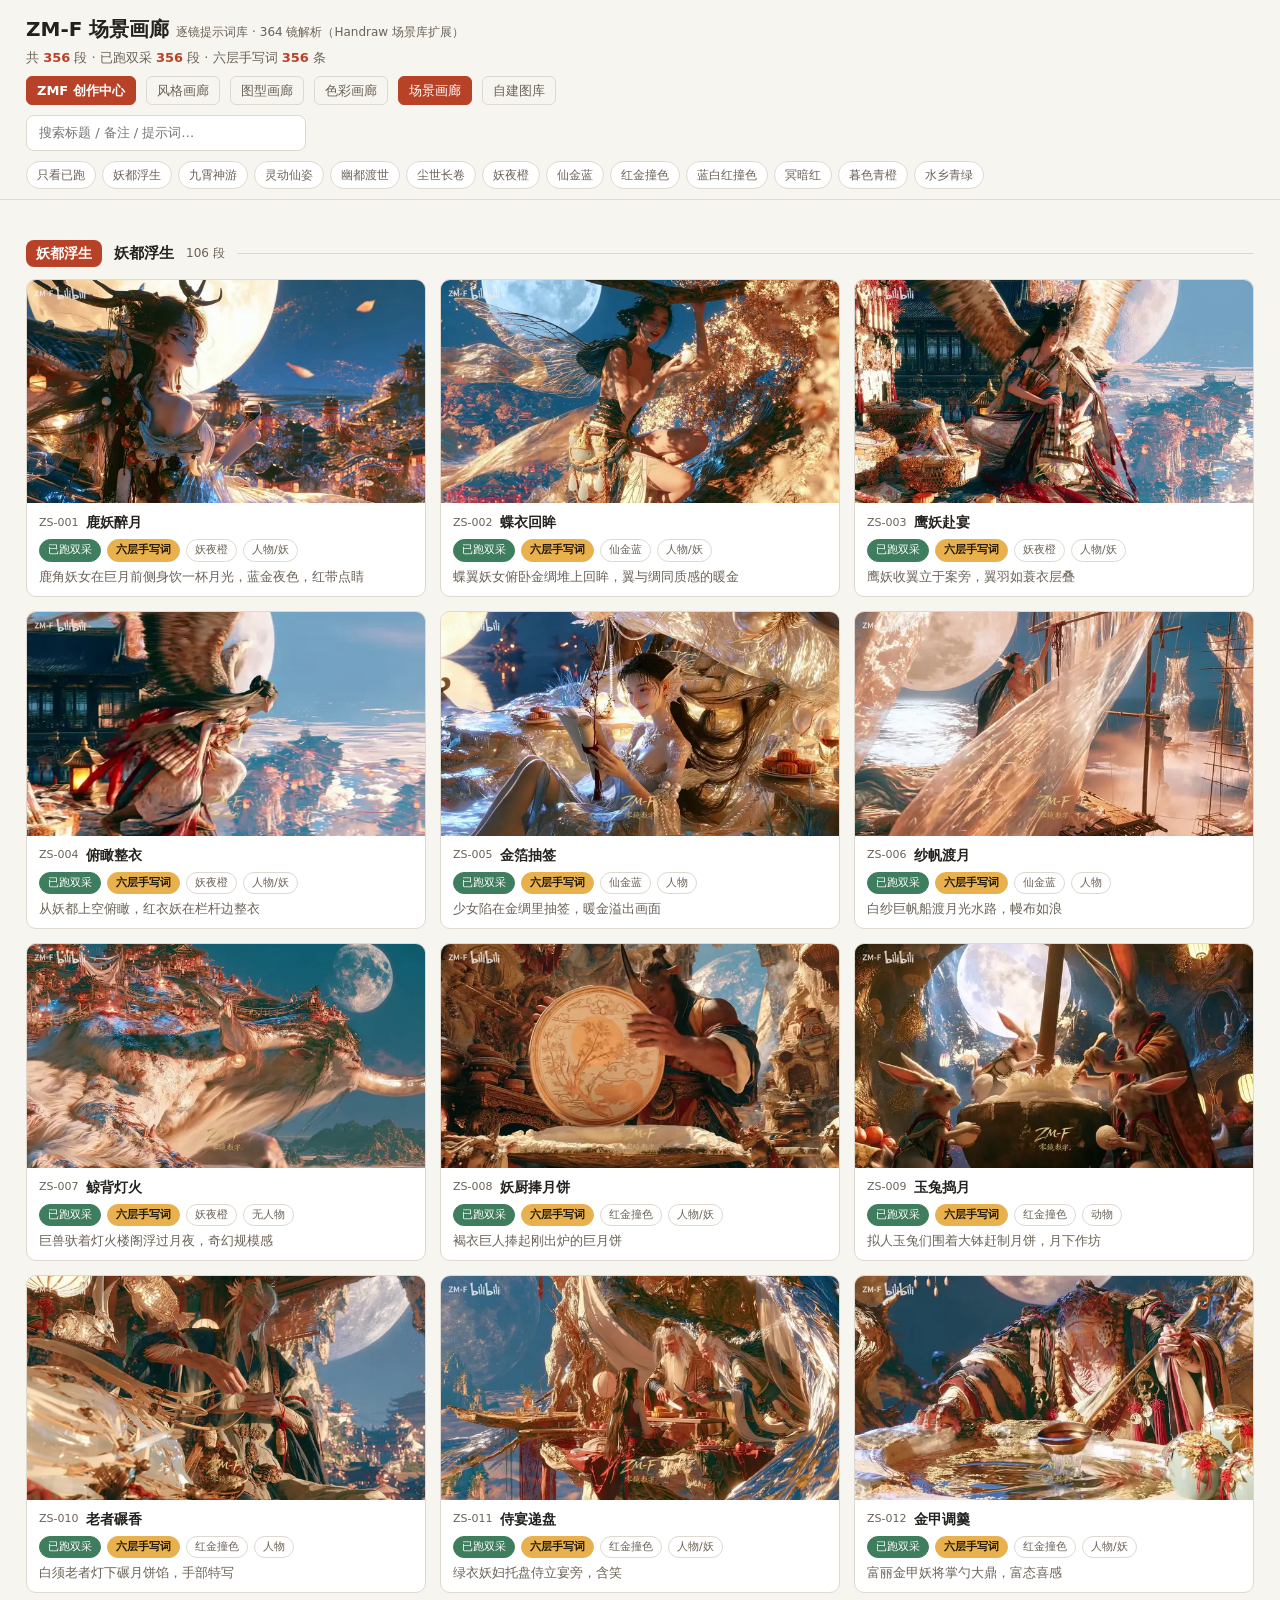
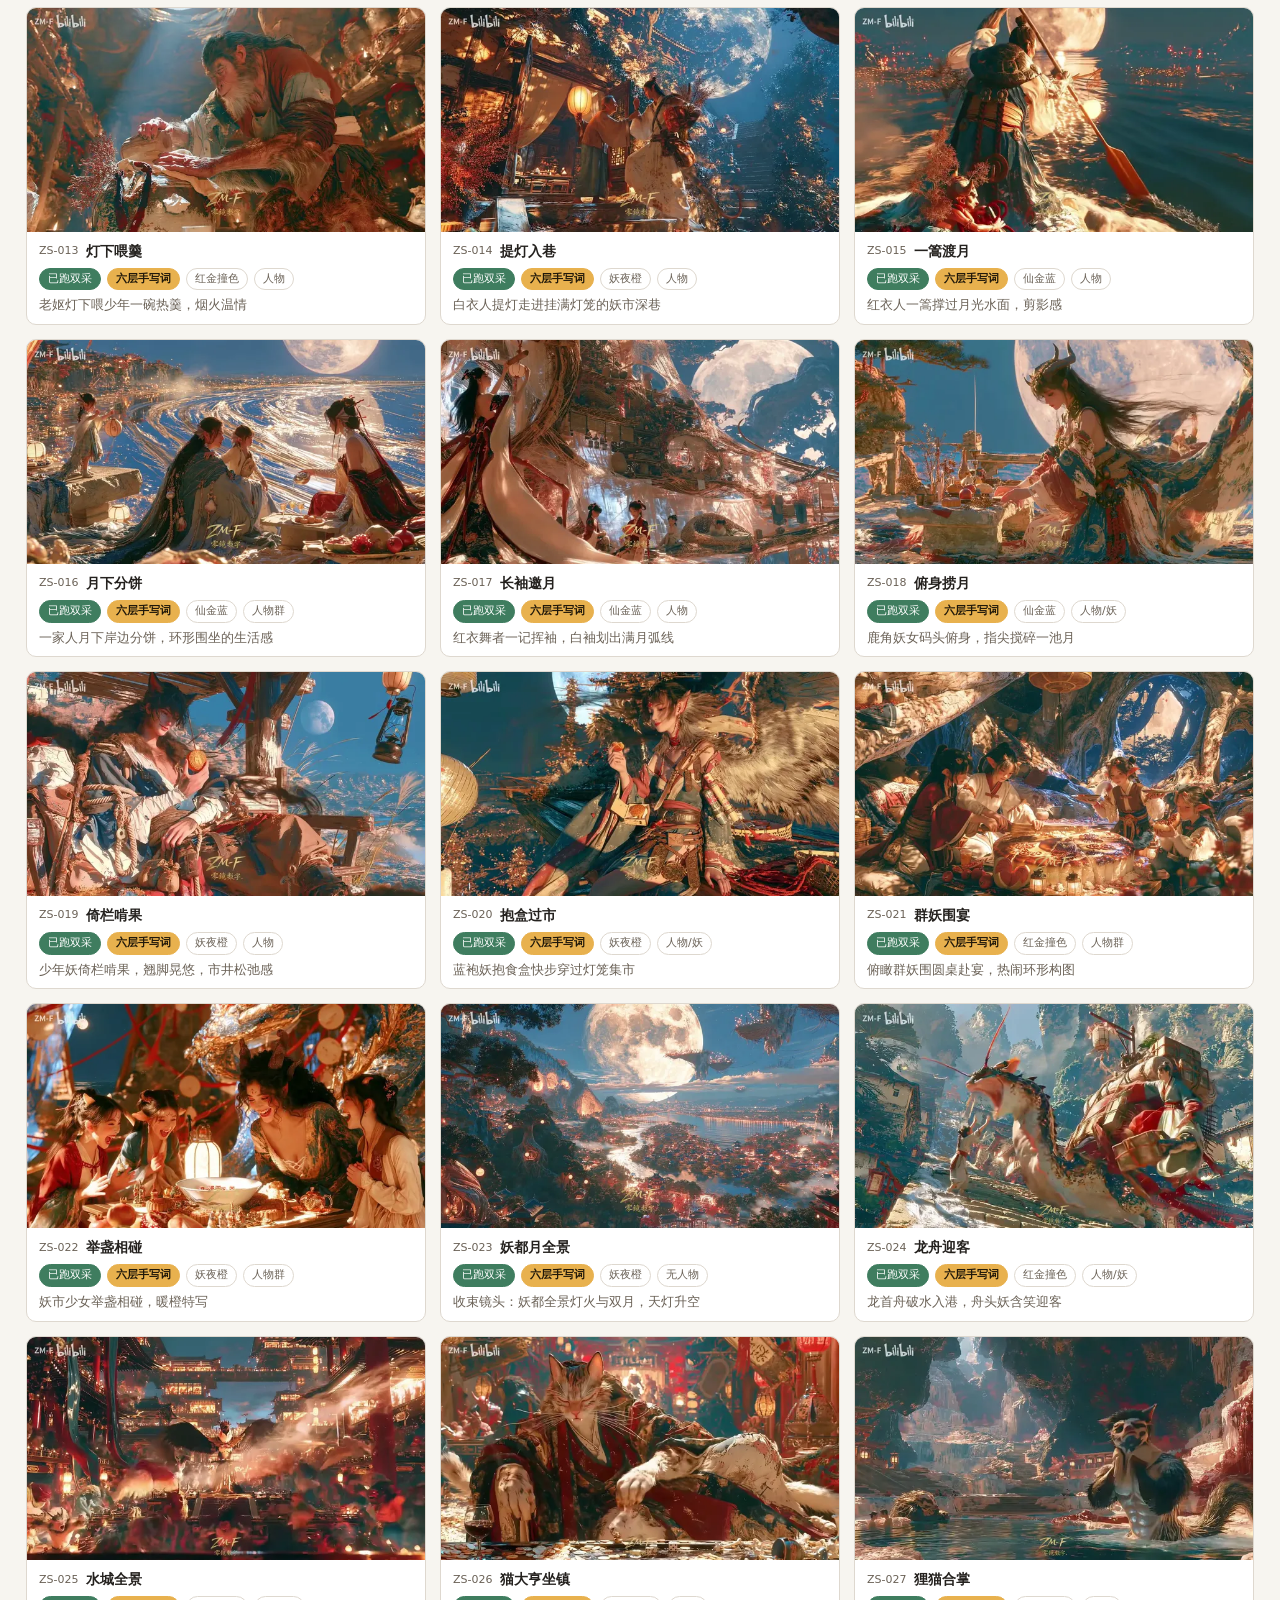
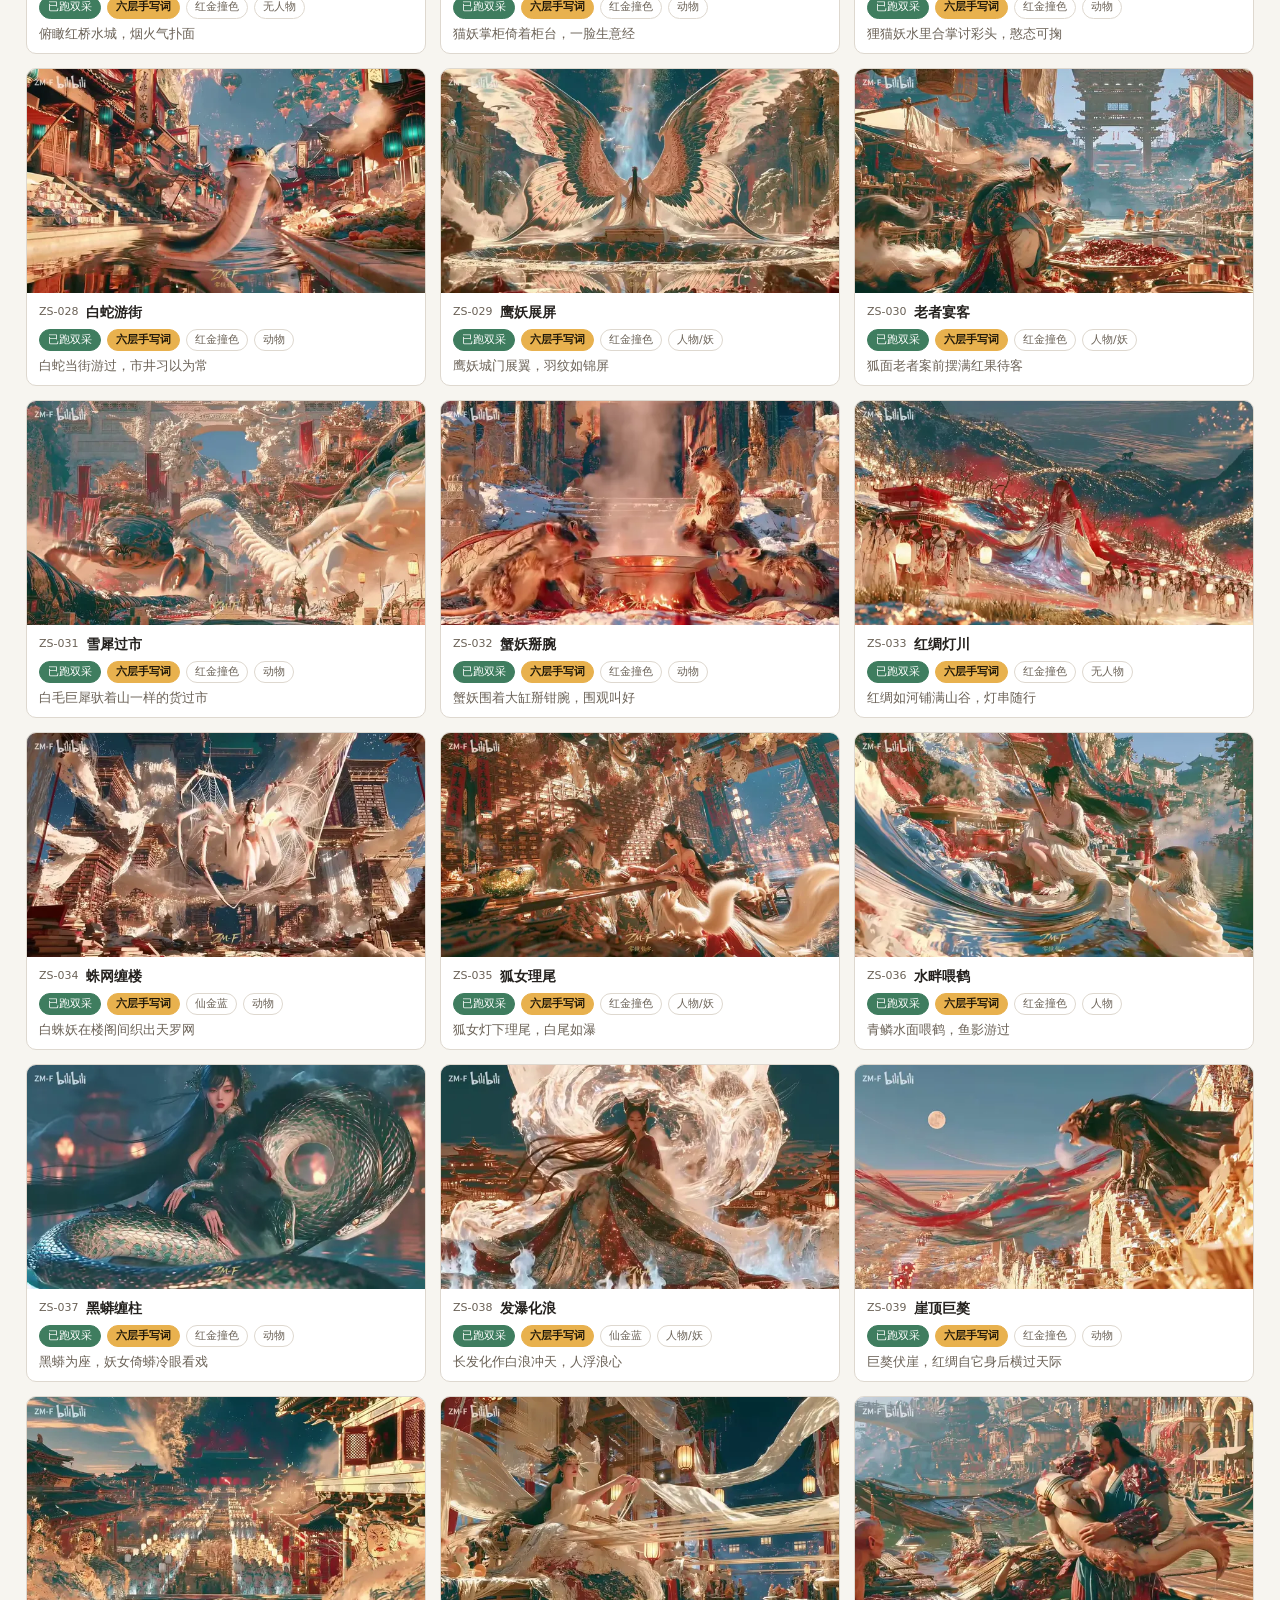
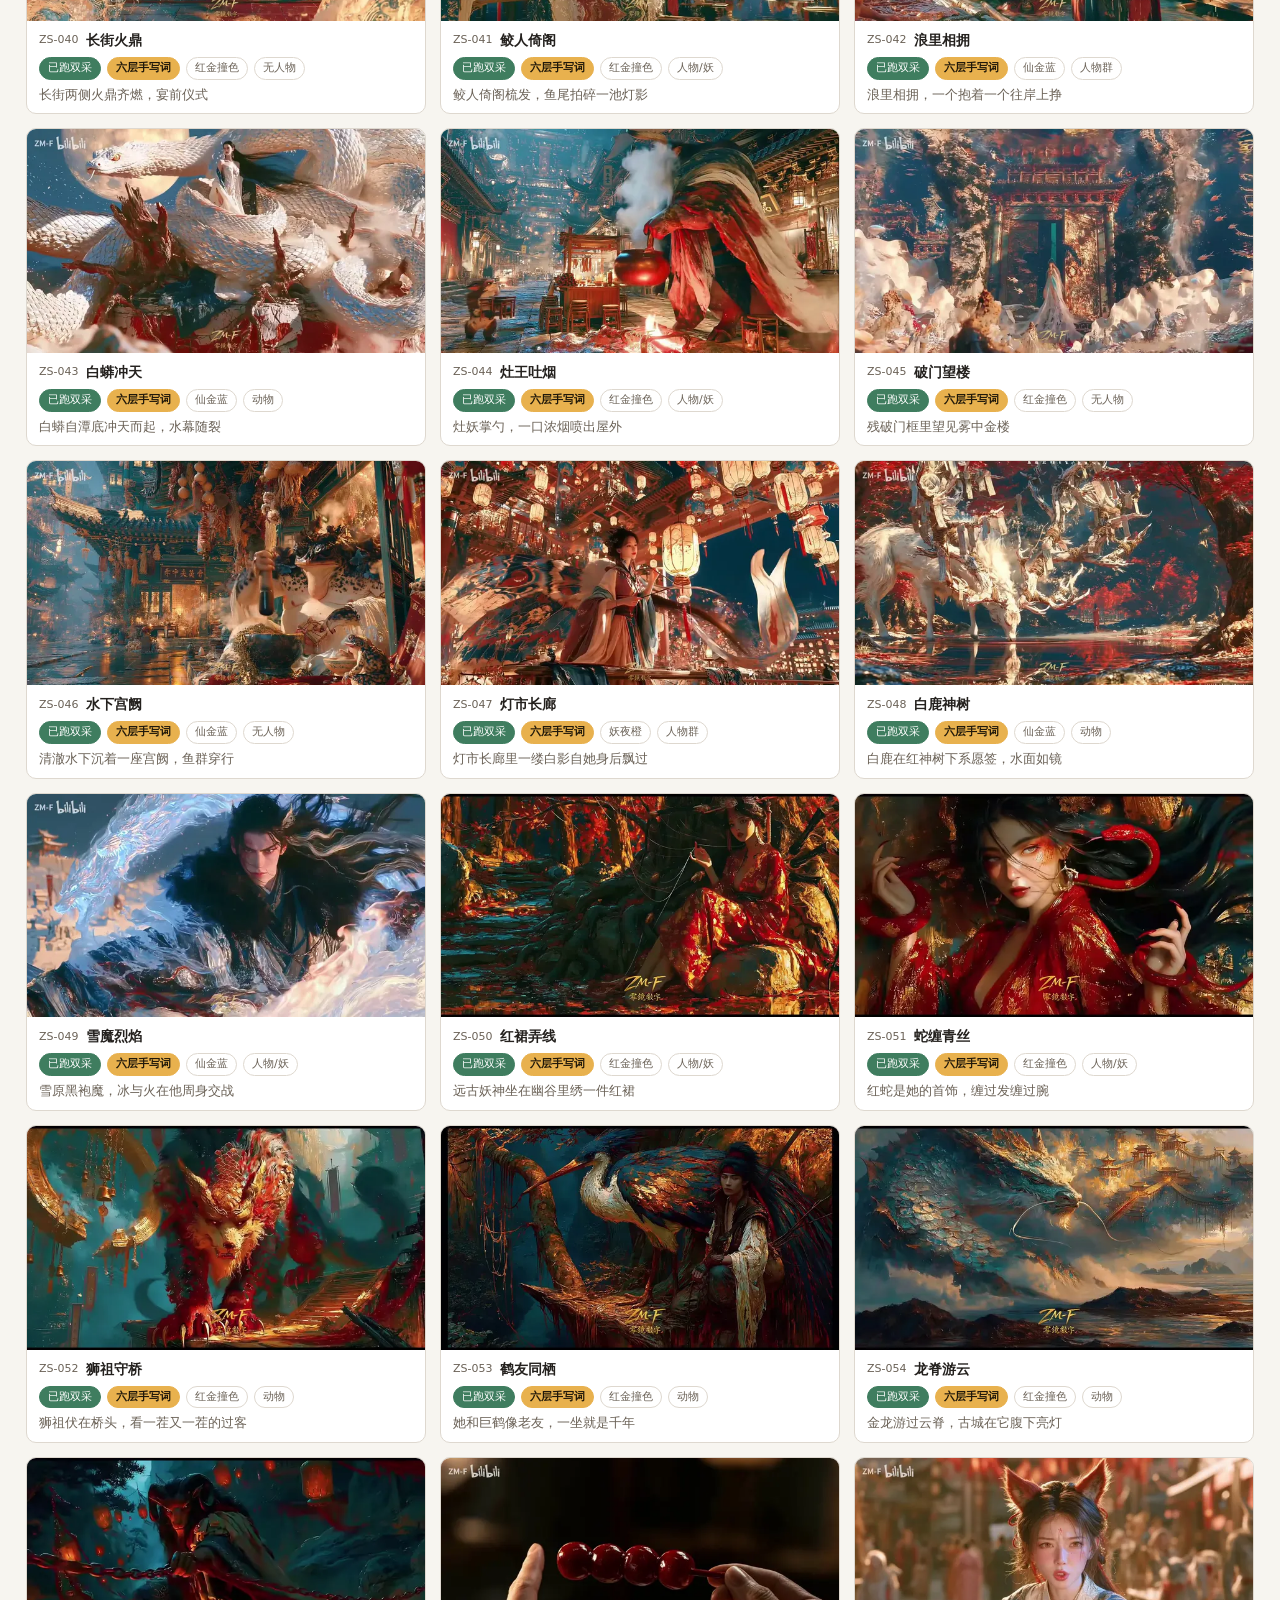
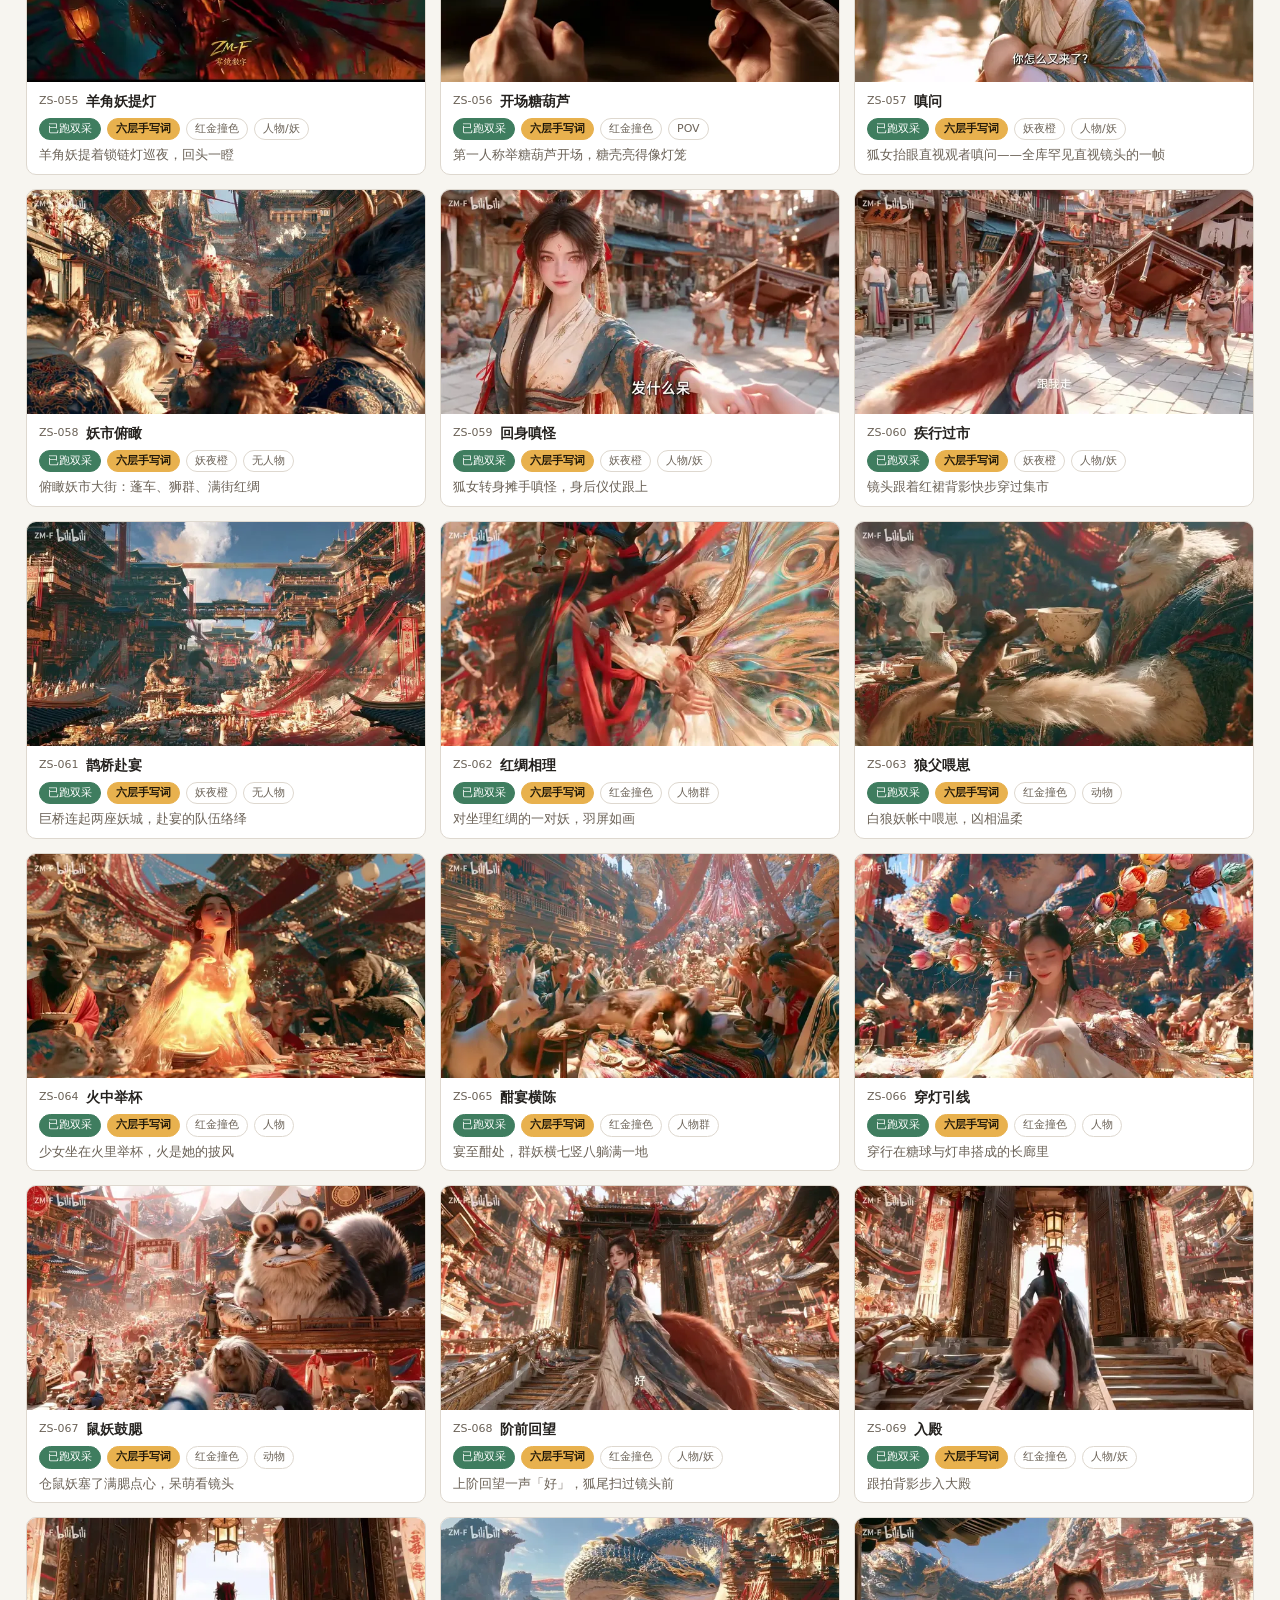
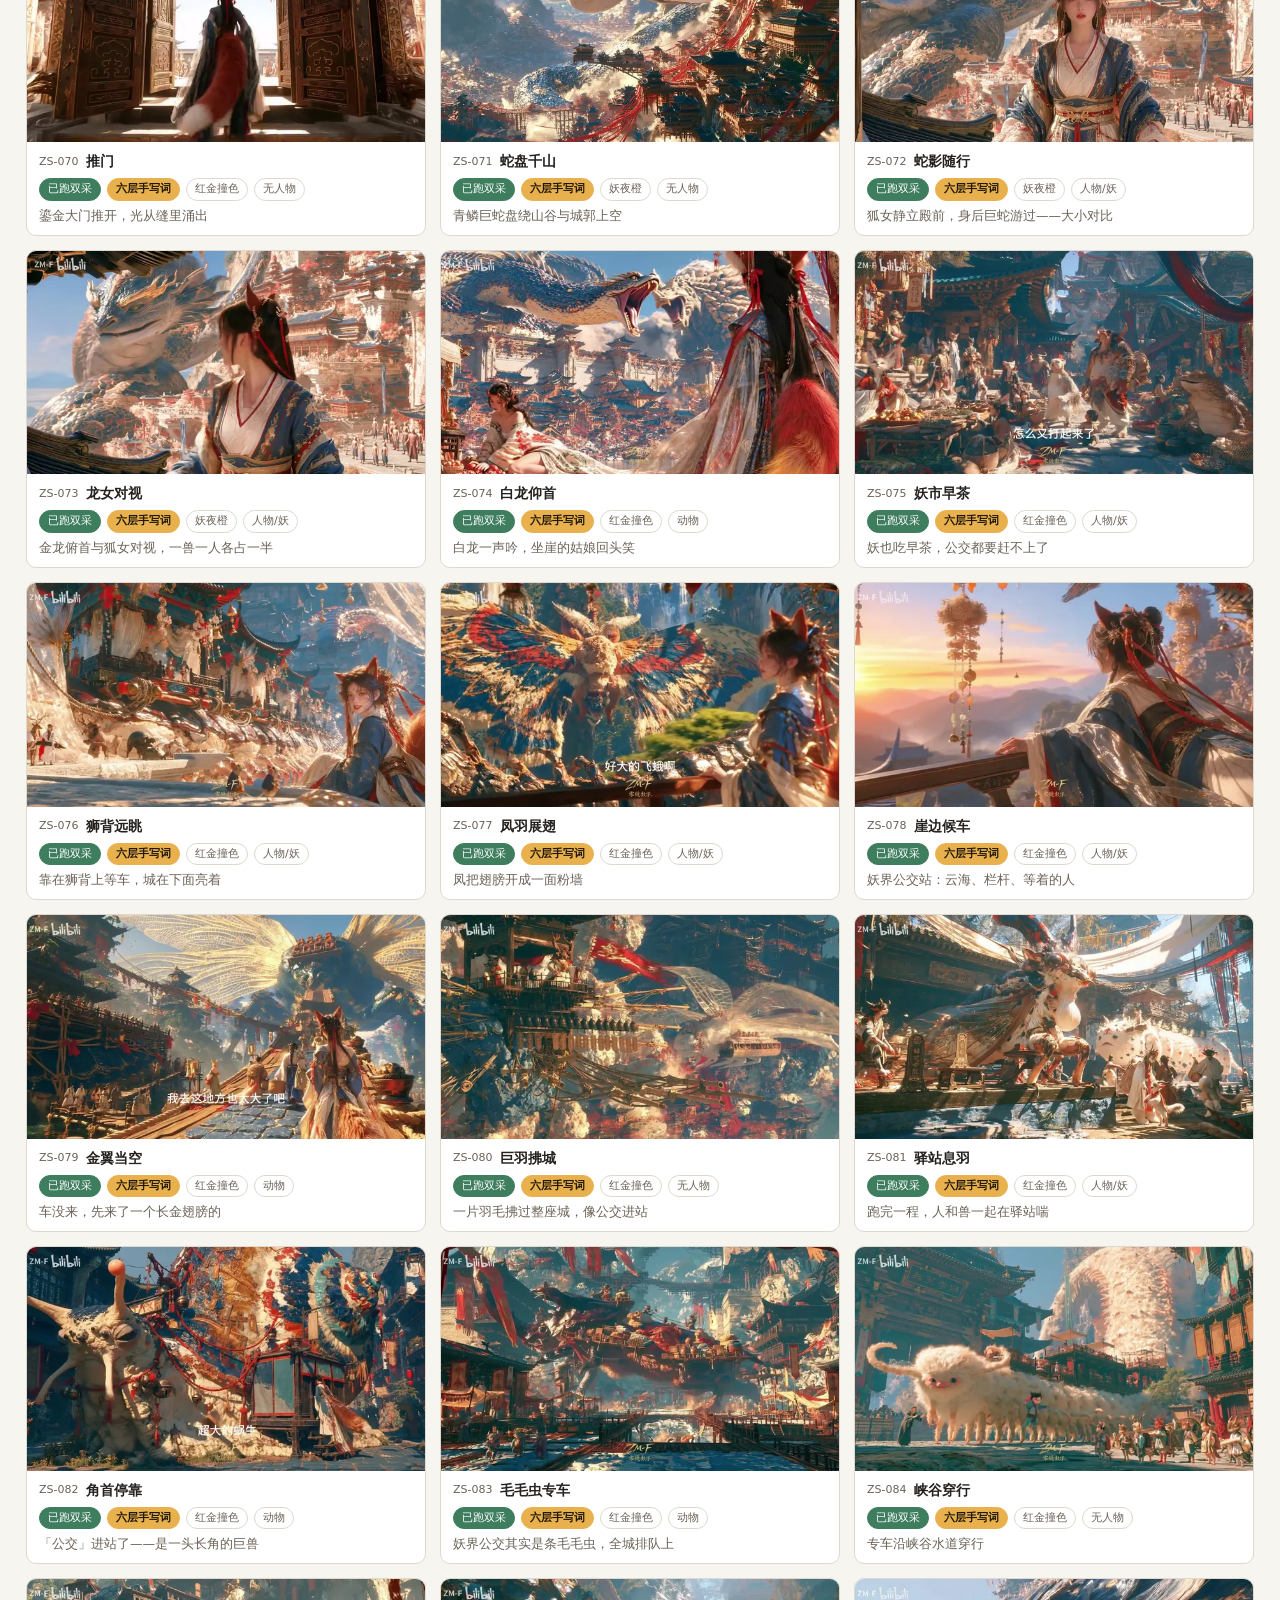
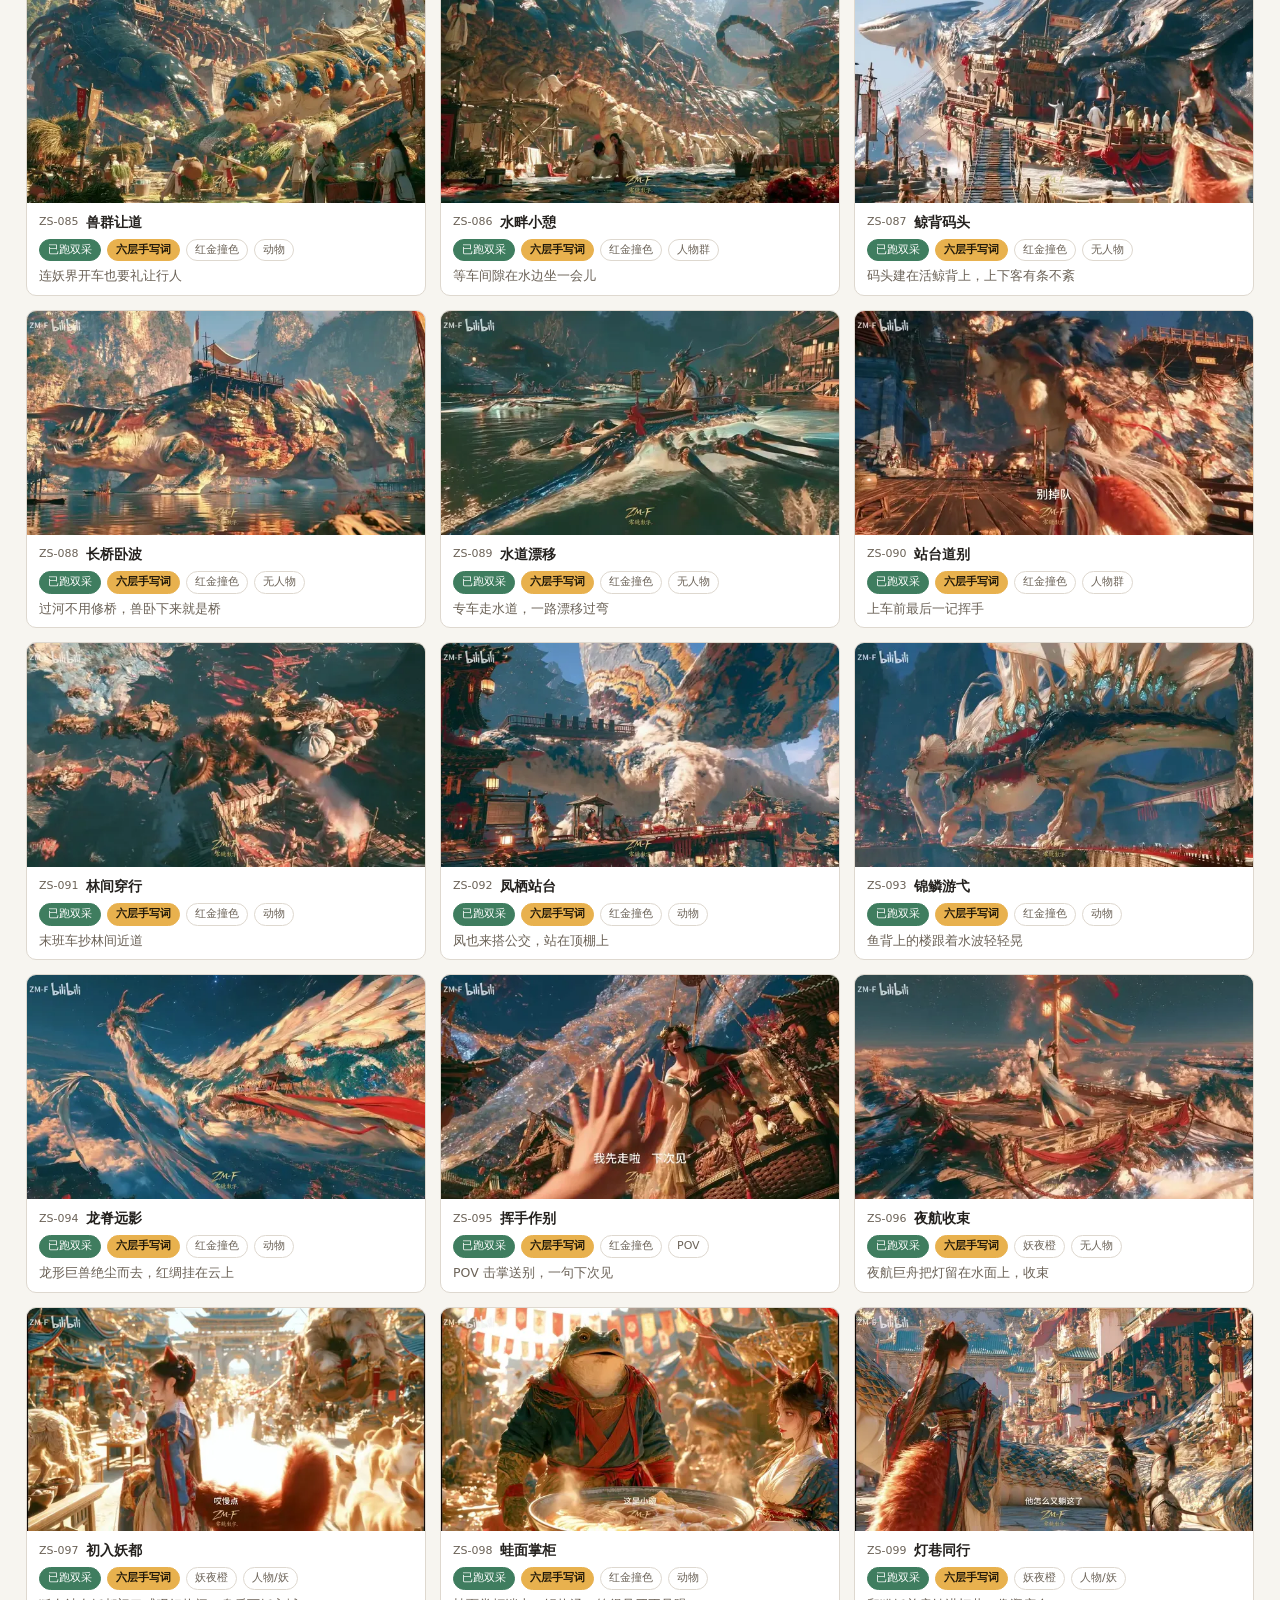
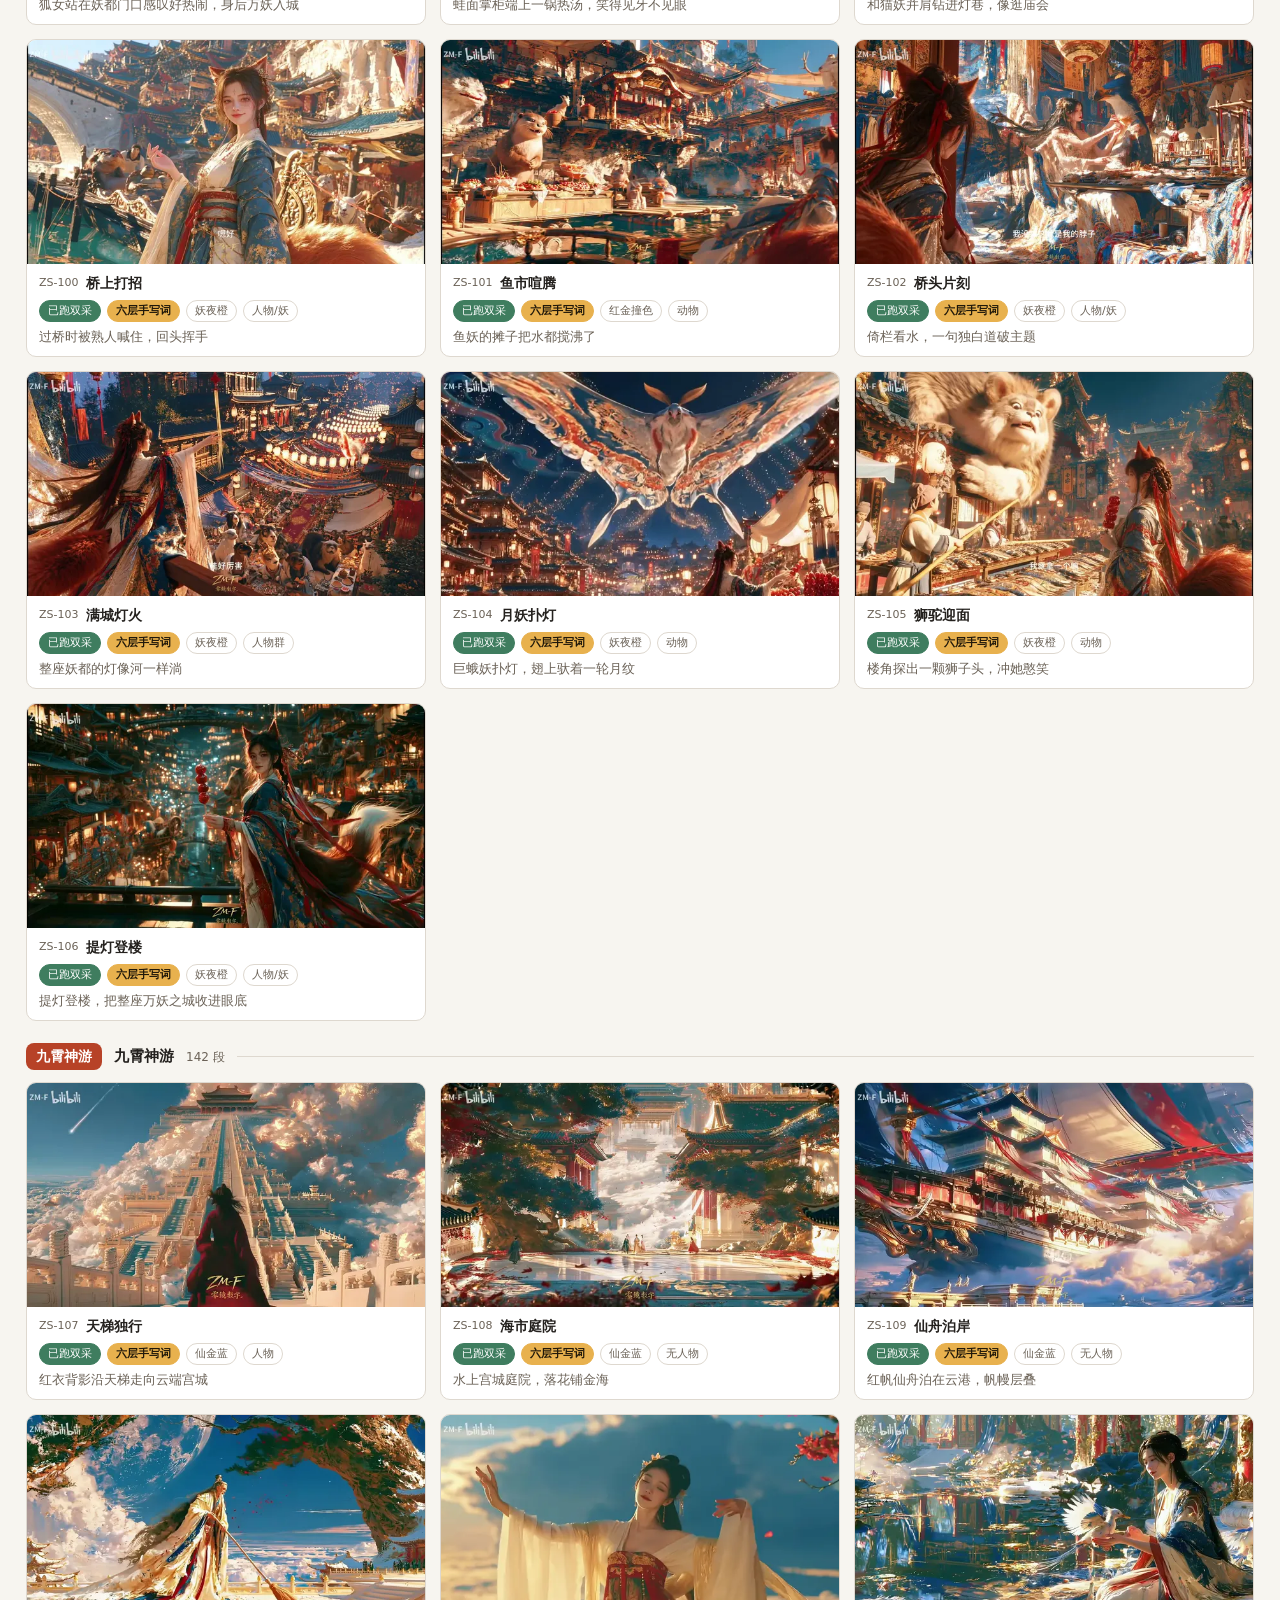
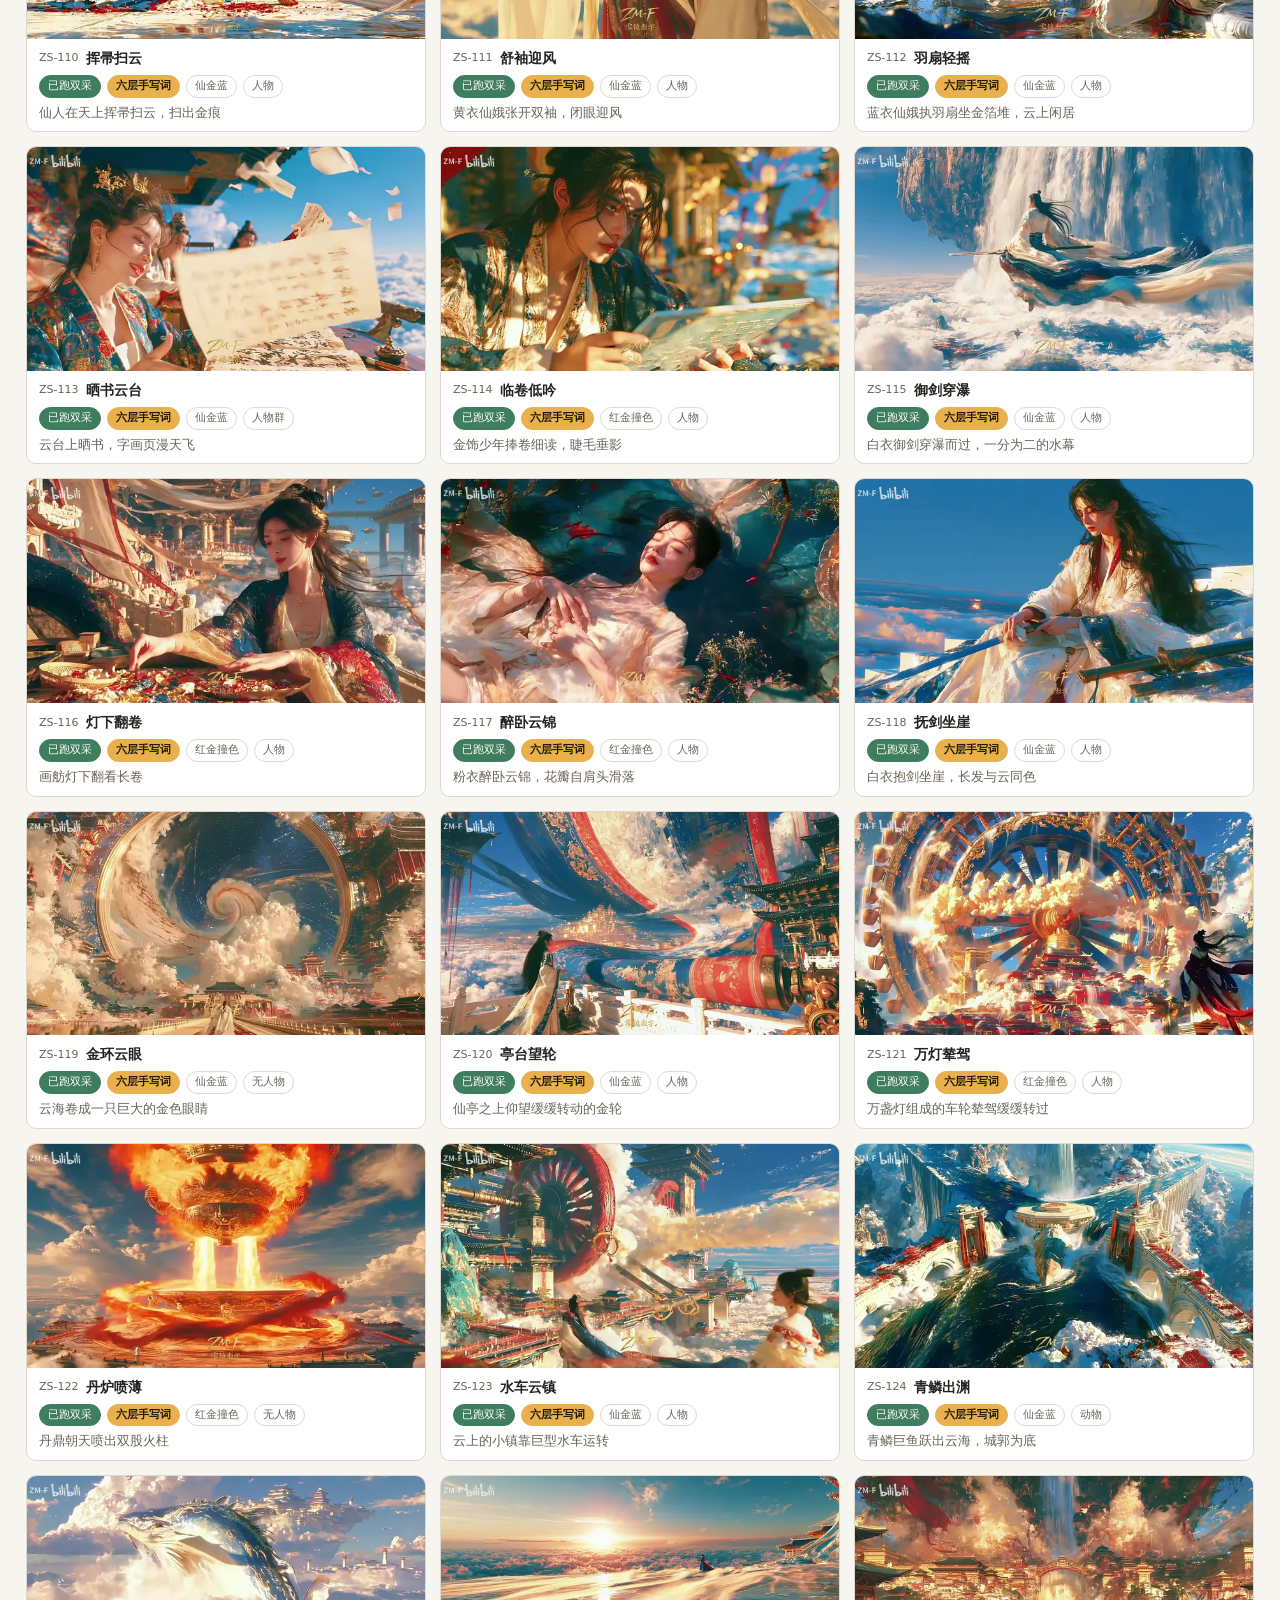
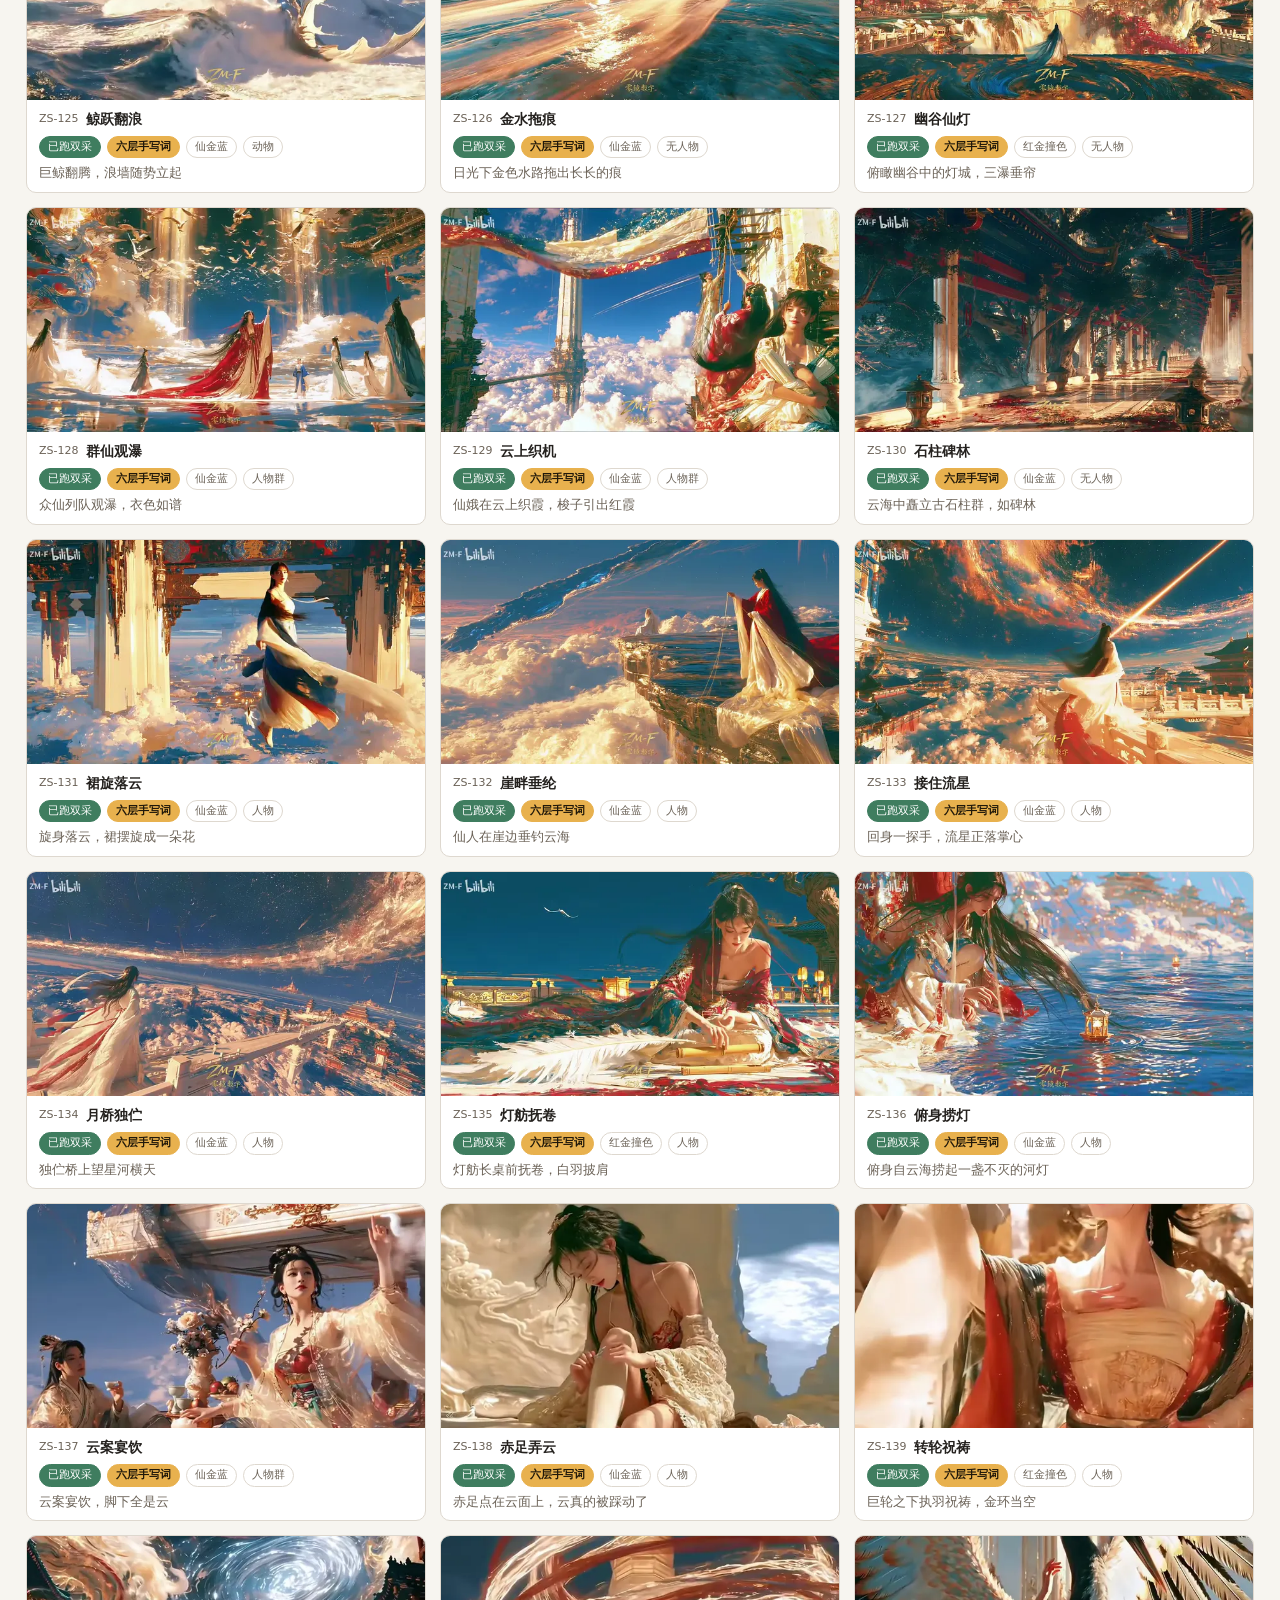
<file: handraw-skill/gallery/scenes.html>
<!DOCTYPE html>
<html lang="zh-CN"><head><meta charset="utf-8"><meta name="viewport" content="width=device-width,initial-scale=1">
<title>ZM-F 场景画廊 · 逐镜提示词库</title>
<style>
:root{--bg:#f7f5f0;--panel:#fff;--line:#ded8cf;--tx:#24211e;--tx2:#6b6257;--acc:#b74227;--moss:#3f7d5f}
*{box-sizing:border-box;margin:0;padding:0}
body{background:var(--bg);color:var(--tx);font:15px/1.5 system-ui,"Microsoft YaHei",sans-serif}
header{position:sticky;top:0;z-index:20;background:rgba(247,245,240,.95);border-bottom:1px solid var(--line);padding:14px 26px 10px;backdrop-filter:blur(6px)}
h1{font-size:20px}h1 small{color:var(--tx2);font-size:12px;font-weight:normal}
.stats{color:var(--tx2);font-size:13px;margin-top:4px}.stats b{color:var(--acc)}
.sub-nav{display:flex;gap:10px;flex-wrap:wrap;margin-top:8px}
.sub-nav a{color:var(--tx2);text-decoration:none;font-size:13px;padding:4px 10px;border:1px solid var(--line);border-radius:6px}
.sub-nav a.on{background:var(--acc);color:#fff;border-color:var(--acc)}
.toolbar{display:flex;gap:10px;align-items:center;margin-top:10px;flex-wrap:wrap}
input#q{background:#fff;border:1px solid var(--line);padding:7px 12px;border-radius:8px;width:280px;font:inherit;font-size:13px}
.chips{display:flex;gap:6px;flex-wrap:wrap}
.chip{background:#fff;border:1px solid var(--line);color:var(--tx2);padding:4px 10px;border-radius:999px;font-size:12px;cursor:pointer}
.chip.on{background:var(--acc);color:#fff;border-color:var(--acc);font-weight:600}
main{max-width:1560px;margin:auto;padding:18px 26px 60px}
.sh{display:flex;align-items:center;gap:12px;margin:22px 0 12px}
.sh .badge{background:var(--acc);color:#fff;border-radius:8px;padding:3px 10px;font-weight:700;font-size:14px}
.sh .t{font-weight:600}.sh .c{color:var(--tx2);font-size:12px}.sh .ln{flex:1;height:1px;background:var(--line)}
.grid{display:grid;grid-template-columns:repeat(auto-fill,minmax(300px,1fr));gap:14px}
.card{background:var(--panel);border:1px solid var(--line);border-radius:10px;overflow:hidden;cursor:pointer;transition:transform .12s,box-shadow .12s}
.card:hover{transform:translateY(-2px);box-shadow:0 8px 24px rgba(0,0,0,.12)}
.card img{width:100%;display:block;aspect-ratio:16/9;object-fit:cover}
.ci{padding:9px 12px}
.ci .t{font-weight:600;font-size:14px;display:flex;gap:8px;align-items:center;flex-wrap:wrap}
.ci .t .id{color:var(--tx2);font-size:11px;font-weight:normal}
.pills{display:flex;gap:6px;flex-wrap:wrap;margin-top:6px}
.pill{font-size:11px;padding:2px 8px;border-radius:999px;border:1px solid var(--line);color:var(--tx2)}
.pill.run{background:var(--moss);color:#fff;border-color:var(--moss)}
.pill.zmf{background:#e8b14e;color:#20180a;border-color:#e8b14e;font-weight:600}
.note{margin-top:6px;font-size:12.5px;color:var(--tx2);display:-webkit-box;-webkit-line-clamp:2;-webkit-box-orient:vertical;overflow:hidden}
dialog{width:min(96vw,1100px);border:0;border-radius:14px;background:#171513;color:#fff;padding:18px;box-shadow:0 20px 70px #000a}
dialog::backdrop{background:#000c}
dialog img{max-width:100%;max-height:58vh;display:block;margin:0 auto 14px;border-radius:8px}
.dmeta{font-size:13px;line-height:1.9;color:#ddd}
.dmeta .pname{font-size:16px;font-weight:700;color:#fff;margin-bottom:4px}
.dmeta .pill{border-color:#555;color:#ccc}
.pblock{background:#24211e;border-radius:8px;padding:10px 12px;margin-top:10px}
.pblock .pl{display:flex;justify-content:space-between;align-items:center;color:#e8b14e;font-size:12px;font-weight:700;margin-bottom:6px}
.pblock .pt{white-space:pre-wrap;font-size:12.5px;line-height:1.8;color:#eee;max-height:180px;overflow:auto}
.pblock button{background:#b74227;color:#fff;border:0;border-radius:6px;padding:4px 12px;font:inherit;font-size:12px;cursor:pointer}
.pblock button:hover{background:#d64a27}
.dbtns{display:flex;gap:10px;margin-top:14px}
.dbtns button{background:#444;color:#fff;border:0;border-radius:7px;padding:8px 14px;font:inherit;cursor:pointer}
.dbtns button:hover{background:#5a5a5a}
.empty{text-align:center;color:var(--tx2);padding:40px}
</style></head><body>
<header>
  <h1>ZM-F 场景画廊 <small>逐镜提示词库 · 364 镜解析（Handraw 场景库扩展）</small></h1>
  <div class="stats" id="stats"></div>
  <div class="sub-nav">
    <a href="zmf.html" style="background:#b74227;color:#fff;border-color:#b74227;font-weight:700">ZMF 创作中心</a><a href="index.html">风格画廊</a><a href="layouts.html">图型画廊</a><a href="colors.html">色彩画廊</a>
    <a href="scenes.html" class="on">场景画廊</a><a href="assets.html">自建图库</a>
  </div>
  <div class="toolbar">
    <input id="q" placeholder="搜索标题 / 备注 / 提示词…">
    <div class="chips" id="chips"></div>
  </div>
</header>
<main id="main"></main>
<footer style="color:#8b8478;font-size:12px;padding:8px 26px 24px">静帧缩略图：images\scenes\&lt;BV号&gt;\；每段含标注静图提示词（prompt_moss）与六层法则手写提示词（prompt_zmf，已跑批次）。</footer>

<dialog id="dlg">
  <img id="dimg">
  <div class="dmeta" id="dmeta"></div>
  <div class="dbtns"><button id="dclose">关闭 (Esc)</button></div>
</dialog>

<script>
const SCENES = [{"bv":"BV126aw6vEG6","scene":0,"series":"妖都浮生","title":"鹿妖醉月","pal":"妖夜橙","who":"人物/妖","comp":"三分侧身特写，巨月占左上","motion":"月晕光斑/发丝/红披帛/杯中酒光/飘叶","special":"巨大满月、鹿角、金步摇","note":"鹿角妖女在巨月前侧身饮一杯月光，蓝金夜色，红带点睛","prompt_moss":"一名鹿角妖女侧身立于画右，执杯仰首啜饮，双目轻闭。身后一轮巨大的满月占据左上方，月光照亮她的侧脸与鹿角。她穿红白相间的古装，腰系红带，金步摇垂坠。地面白玉桥面反射月光，远处有灯火。主光为月光的冷白与灯火的暖橙交叠。","prompt_zmf":"横画幅中式幻想夜景人物近景，侧前平视。画面左侧三分之二为一位鹿角妖女的侧脸与肩背，她右手持一只高脚酒杯就唇慢饮；画面上缘一轮巨月，月下是漫山的灯火楼阁。\n\n她的侧脸清锐，鼻梁挺直，眼尾上挑，眼妆为深红，唇色朱红；头顶生着一对枝状鹿角，角上挂着细金饰与珠串；乌黑长发垂至腰际，发间编着红缎带，几缕碎发横过颊边。\n\n她肩背的肌肤裸露，胸前交叠着月白的薄纱与金属胸饰，纱缘缀着成串珠链；右臂赤裸，腕上戴一圈细金环；杯壁映着月色，杯中的酒面泛微光。\n\n她右后方的山坡密布灯火楼阁：层叠翘檐、成串暖橙灯笼、成片金色窗光，自山腰漫到山脚；巨月占据右上，月面暖白光晕，几缕流云横过月缘。主光为月光自右上方勾出鹿角与发丝的亮边，灯海的暖橙自下补亮她的下颌与颈侧，冷月与暖灯在颈线交汇。\n\n空气中浮着被月光点亮的细尘与橙红落叶，前景发丝与杯沿清晰，远景楼阁与月晕虚化；暖橙、深蓝与朱红撞色，整体呈厚涂油画质感的东方鹿妖醉月，妖冶而静美。","zmf_name":"鹿妖醉月","zmf_batch":47,"run":true,"image":"../images/scenes/BV126aw6vEG6/s00.webp","id":"ZS-001"},{"bv":"BV126aw6vEG6","scene":1,"series":"妖都浮生","title":"蝶衣回眸","pal":"仙金蓝","who":"人物/妖","comp":"对角线卧姿，人脸左上","motion":"蝶翅微颤/绸缎起伏/发丝","special":"金纹蝶翼、金箔绸堆","note":"蝶翼妖女俯卧金绸堆上回眸，翼与绸同质感的暖金","prompt_moss":"一名蝶翼妖女俯卧于金箔绸缎堆中，上半身撑起，向右回眸。背后蝶翼呈金纹半透明状。她穿白色抹胸配蓝金刺绣外衫。绸缎堆如金浪。主光为暖金烛光。","prompt_zmf":"横画幅中式幻想夜色人像，平视中景。画面中央一位生着巨大蝶翼的女子俯卧在成堆的金绸之上，上身支起，回眸看向画外；她的头顶是一片浓密的枝叶，画面上缘一轮巨月，占画面高度约七成。\n\n她为鹅蛋脸，眼尾上挑，眼妆偏深，唇色朱红；乌黑长发散落在臂弯，发间缀着细金饰与红珠，几缕贴在颊边。\n\n她的蝶翼自肩胛展开，翼面为半透的浅金与灰蓝，翅脉清晰，边缘呈齿状；她上身着极薄的浅金纱衣，肩背裸露，肌肤被月光照亮；下身裹着深蓝的软绸，绸面在膝间堆出褶皱；身下的金绸堆成一片起伏的浪。\n\n背景为深蓝的夜空，星点细密，月面泛着暖白的光晕，月边有薄云横过；枝叶自上方垂下，叶片被月光勾出银边。主光为右上方洒落的冷月光，照亮蝶翼的透光与她的肩背；金绸与暖橙的灯火自下补亮，冷暖在翼面上交汇。\n\n空气中浮着细小的光尘与飘落的叶片，前景的金绸与蝶翼清晰，远景的月与枝叶虚化；暖金、深蓝与朱红交织，整体呈厚涂油画质感的东方蝶衣回眸，妖冶而慵懒。","zmf_name":"蝶衣回眸","zmf_batch":49,"run":true,"image":"../images/scenes/BV126aw6vEG6/s01.webp","id":"ZS-002"},{"bv":"BV126aw6vEG6","scene":2,"series":"妖都浮生","title":"鹰妖赴宴","pal":"妖夜橙","who":"人物/妖","comp":"人物右侧，翼占上半对角","motion":"羽毛层次翻动/灯焰/衣摆","special":"巨大鹰翼、红衣金饰","note":"鹰妖收翼立于案旁，翼羽如蓑衣层叠","prompt_moss":"一名鹰妖展开巨大羽翼立于宴案旁，羽翼呈层叠的棕金色，每根羽枝清晰。她穿红衣低头敛目。远处有灯火与云。主光为烛光。","prompt_zmf":"横画幅中式幻想场景，画面中央一位鹰妖收拢双翼立在宴案的案旁，她身后巨大的翼羽收拢如层叠的蓑衣羽披，翼羽的金褐色在月光下泛着光泽；她低头整理案上的礼盒，月轮悬在身后的楼宇之上。\n\n鹰妖的乌黑长发挽成繁复的高髻，发间插着金色的发饰；她的面容清丽，眼尾上挑，神情认真。她身着靛蓝与米白织锦的广袖华服，衣料上织满金红的花纹，腰间束着革带与配饰，多层的水色纱裙铺展；她的双翼收拢在背后，翼羽如蓑衣般层层叠叠自肩后披落，翼面的羽枝根根分明，羽缘的乳白与金褐相间，翼尖的长羽垂到地面。\n\n她面前的案上摆着数只红色的礼盒与果篮，礼盒的金纹精致；案旁的柱子上缠着金色的绸带。背景为夜晚的宴街：朱红的楼阁挂满灯笼与幡旗，远处的城郭灯火连绵；巨大的满月悬在楼宇之上，月轮的环形山清晰，月色洒在她的翼羽上。主光为满月的银白月光与宴街的暖橙灯火交织，照亮翼羽的层次、织锦的纹样与礼盒的红；暗部呈蓝紫色。\n\n空气中弥漫着灯穗的流苏与月色的光尘，前景翼羽的层叠质感与整理礼盒的手部清晰，月轮与楼宇构图饱满；金褐翼羽、靛蓝织锦与银白月轮对撞，整体呈厚涂油画质感的东方鹰妖赴宴，华贵而静谧。","zmf_name":"鹰妖收翼赴宴","zmf_batch":28,"run":true,"image":"../images/scenes/BV126aw6vEG6/s02.webp","id":"ZS-003"},{"bv":"BV126aw6vEG6","scene":3,"series":"妖都浮生","title":"俯瞰整衣","pal":"妖夜橙","who":"人物/妖","comp":"大景小人，俯瞰城市灯火","motion":"衣带/城市灯火微闪/云","special":"高空夜景","note":"从妖都上空俯瞰，红衣妖在栏杆边整衣","prompt_moss":"一名红衣妖女立于高台边缘低首整理衣带，身后是俯瞰的妖都城市灯火与云海。主光为城市灯火的自下光。","prompt_zmf":"横画幅中式幻想夜景场景，画面中央偏右一位背生巨翼的红衣女子俯身立于城楼白玉栏杆边，低头整理衣裙，半侧背影入镜，占画面高度约六成。\n\n女子乌黑长发垂落腰际，发间缀着金饰，侧脸下颌微收，神情专注。她身着红白织金的重工襦裙：上身红色织金抹胸与广袖，裙摆层叠如云，白底上织满红金缠枝纹样，腰封垂下长长的金色流苏；背后一对巨大的棕褐色鹰翼完全张开，翼羽根根分明，从肩后向上铺展至画面上缘，占画面宽度约一半。\n\n城楼的白玉栏杆与朱红立柱在她身前，檐下悬挂成串的金色灯笼，灯笼光晕温暖。她脚下是漂浮于云海之上的城市群：朱红屋顶的金瓦楼阁沿云缘层层排开，远处漂浮的岛屿没入焦外的蓝紫暮色。天空呈深邃的蓝色，一轮巨大的满月悬于右上，月光与灯笼暖光交织，勾亮她的翼羽边缘与织金裙面的反光；暗部呈蓝黑色，占约三成。\n\n空气中漂浮着金色的光粒与云絮，前景栏杆与灯穗大幅虚化；正红、织金与深蓝对撞，整体呈厚涂油画质感的东方奇幻夜景，华丽而神秘。","zmf_name":"城楼巨翼整妆","zmf_batch":2,"run":true,"image":"../images/scenes/BV126aw6vEG6/s03.webp","id":"ZS-004"},{"bv":"BV126aw6vEG6","scene":4,"series":"妖都浮生","title":"金箔抽签","pal":"仙金蓝","who":"人物","comp":"居中偏左特写，窗框月色","motion":"签支轻碰/绸面流光/发丝","special":"金箔绸缎堆、签筒","note":"少女陷在金绸里抽签，暖金溢出画面","prompt_moss":"一名年轻女子坐于金箔绸缎堆中，双手执签筒抽签。她穿白色抹胸配蓝金刺绣外衫，垂眸浅笑。背景有一扇窗，窗外月色。主光为暖金光。","prompt_zmf":"横画幅中式幻想夜宴场景，画面中央一位黑发美人半躺在一张巨大的蚌壳形金榻里，手中拈着一枝结满红色果实的花枝正在抽签，榻沿垂着珍珠串成的纱幔，榻上散落着月饼与果盘，舷窗外是满月与河灯。\n\n美人的乌黑长发如瀑铺展在榻上，发间缀着白色的绒羽发饰与水色的玉簪，她的耳畔生着细小的鳞羽，肤色在珠光里泛着珍珠般的润泽；她身着乳白与水蓝相间的纱质抹胸长裙，裙上缀满细碎的珠饰；她半倚在榻心，一手拈着花枝般的签筒，另一手拢着垂落的长发，唇角含笑，神情慵懒愉悦。\n\n蚌壳形的金榻如一枚张开的巨贝：榻沿为乳白与淡金相间的珠光质地，榻沿的边缘垂着一串串珍珠纱幔，珠帘的弧线优雅；榻上散落着几只金黄的月饼、一枚切开露出馅料的果盘与两只斟满的酒杯。舷窗之外是夜色的水面：满月悬在水面的尽头，几盏河灯自远处漂来，灯影在水上连成光带。主光为舷窗外的月色与榻内珠光的暖白交织，照亮她的珠饰、纱裙与榻沿的珠光；榻内暗部呈蓝紫色。\n\n空气中弥漫着珠光的浮屑与桂花香般的光尘，前景抽签的花枝与散落的月饼清晰，珠帘与水面虚化；乳白珠光、水蓝纱裙与月色银白三色交织，整体呈厚涂油画质感的东方蚌榻抽签，华贵而梦幻。","zmf_name":"蚌壳金榻抽签","zmf_batch":21,"run":true,"image":"../images/scenes/BV126aw6vEG6/s04.webp","id":"ZS-005"},{"bv":"BV126aw6vEG6","scene":5,"series":"妖都浮生","title":"纱帆渡月","pal":"仙金蓝","who":"人物","comp":"大景小人，布幔占右半","motion":"白纱幔鼓荡/水波/雾气/船行","special":"巨型纱帆、月光水路","note":"白纱巨帆船渡月光水路，幔布如浪","prompt_moss":"一艘巨型白纱帆船在月光水面上航行，白纱幔鼓风占满画面右侧。远处有金色仙阁轮廓。主光为月光在水面形成的金色水路。","prompt_zmf":"横画幅中式幻想夜航场景，一艘挂着白纱巨帆的船正渡过月光的水路：帆幔为半透明的白纱，纱幔被月光照得如凝固的浪，帆船上的一位金饰女子扶着桅杆扬帆，满月悬在帆船的身后，水路的月光铺成银白的大道。\n\n纱帆的帆幔巨大：白纱的帆面如凝固的浪花层层叠叠，纱幔的透光在月光下泛着珍珠的润泽，帆幔的边缘被风撕出飘逸的纱丝；桅杆为深色的木构，桅杆上缠着红绳与铜铃，帆索的绳结清晰。扶桅的女子乌黑长发垂落及腰，长发被夜风扬起，她的发间簪着金色的步摇；她身着金色与乳白相间的纱裙，纱裙的层次在月光下泛光；她双手扶着桅杆扬帆的姿态舒展，侧脸仰望帆顶。\n\n月光的水路自帆船的船首延伸向远方：水路的银白如一条铺在水面的大道，水路的尽头与满月的倒影相接；满月巨大浑圆，月轮的环形山清晰，月色的银白晕染了半个夜空。帆船的甲板上摆着提灯与货物，船舷的红绳结点缀。主光为满月的银白月光，自画面上方照亮纱帆的透光、水路的银带与女子的纱裙；夜空的暗部呈深蓝黑，占约四成。\n\n空气中弥漫着水路的月光雾气与纱幔的飘絮，前景扶桅的女子与纱幔如浪的层次清晰，月路与满月上下呼应；银白纱帆、熔银月路与深蓝夜空对撞，整体呈厚涂油画质感的东方纱帆渡月，静谧而华美。","zmf_name":"纱帆渡月幔如浪","zmf_batch":36,"run":true,"image":"../images/scenes/BV126aw6vEG6/s05.webp","id":"ZS-006"},{"bv":"BV126aw6vEG6","scene":6,"series":"妖都浮生","title":"鲸背灯火","pal":"妖夜橙","who":"无人物","comp":"大景小人，巨兽横贯画面","motion":"兽毛起伏/楼阁灯串/云漂移","special":"巨鲸背驮亭台、双月","note":"巨兽驮着灯火楼阁浮过月夜，奇幻规模感","prompt_moss":"一头巨鲸背驮亭台楼阁与灯串浮于夜空，鲸身有蓝灰色纹路。远处有双月。主光为驮楼的灯火。","prompt_zmf":"横画幅中式幻想夜景大场景，仰视机位。画面中央偏上一头巨鲸自左向右横贯画面，鲸背驮着整片灯火楼阁，鲸身占画面宽度约七成，画面下缘是层叠的城市屋脊。\n\n巨鲸的皮肤为青灰蓝的厚重皮革质地，表面布满环状的藤壶斑块与细密的褶皱，鳃裂处的皮层层层叠开，胸鳍宽大如船帆、边缘磨损发白；鲸腹被下方的灯火映成暖橙，鲸脊的背线泛着冷蓝的湿光。\n\n鲸背之上搭着数十间中式楼阁：黑瓦飞檐、朱红立柱、层层挑出的木廊，廊檐下悬挂成串的暖橙灯笼，窗棂透出暖黄灯光，楼阁之间以木栈道相连；最高的一座三层塔楼插着红色幡旗，旗面被高空的风扯得平直。\n\n楼阁的廊道上站着极小的行人身影，抬头仰望；画面下缘的城市屋脊层层叠叠，脊上聚着成百上千的观灯人影；天空的右上方另有一轮较小的白月与主月并悬，月面边缘泛着清冷的光晕。主光为月夜的冷蓝月光，自右上方洒下，勾出鲸背楼阁的飞檐轮廓与鲸皮的边缘湿光；灯火是暖橙的次级光源，自下方与楼阁内部照亮鲸腹与廊柱，冷暖在鲸身的中线交汇。\n\n空气中漂浮着灯火的暖色烟尘与细小的火星，鲸背的灯笼在焦外化成圆光斑，远景屋脊没入雾中；青灰蓝、暖橙与正红三色对撞，整体呈厚涂油画质感的东方鲸背灯夜，恢弘而静谧。","zmf_name":"鲸背灯火","zmf_batch":42,"run":true,"image":"../images/scenes/BV126aw6vEG6/s06.webp","id":"ZS-007"},{"bv":"BV126aw6vEG6","scene":7,"series":"妖都浮生","title":"妖厨捧月饼","pal":"红金撞色","who":"人物/妖","comp":"居中特写，洞窟暖光","motion":"面团热气/火光晃/碎屑","special":"巨型月饼、洞窟厨房","note":"褐衣巨人捧起刚出炉的巨月饼","prompt_moss":"一名褐衣巨人双手捧起一个巨大的圆饼端详，洞窟内有暖光。饼面有纹路。主光为暖橙火光。","prompt_zmf":"横画幅中式神话厨房场景，画面中央一位独角牛面的巨人妖厨双手捧起一块刚出炉的巨型月饼，月饼的饼皮金黄酥脆，皮面上印着月宫桂树与玉兔的浮雕花纹，他低头端详，神情骄傲。\n\n巨人妖厨的头为褐色牛首，额头正中生着一支弯曲的独角，牛鼻穿着金环，络腮的短须根根分明；他敞着怀，露出结实的胸膛，身上披着宝蓝与朱红相间的织锦围裙与宽大的外袍，肩头搭着一条擦手的白巾，小臂的肌肉线条粗壮，皮肤上沾着面粉。他捧起的月饼直径比他的胸膛还宽，饼皮的酥皮层泛着出炉的油光，中央压出的圆形花纹里，桂树的枝叶与捣药的玉兔栩栩如生。\n\n他面前的案板上铺着白色的垫布，垫布上撒着面粉；背景为金碧辉煌的宴厨：成排的金鼎、玉盘与堆成小山的点心食盒层层排开，更远处的天窗外悬着一颗巨大的蓝白色星球与翻涌的云海，云隙间透出金光。主光为出炉月饼的暖金光与天窗的冷白天光交织，照亮饼皮的酥层纹理、妖厨的肌肉轮廓与金器的反光；厨房深处的暗部呈红褐色。\n\n空气中弥漫着面粉的白雾与饼香的光晕，前景月饼的浮雕花纹与捧饼的双手清晰，背景宴厨虚化；熔金、宝蓝与暖褐三色交织，整体呈厚涂油画质感的东方妖厨捧饼，憨厚而富足。","zmf_name":"妖厨捧月饼","zmf_batch":17,"run":true,"image":"../images/scenes/BV126aw6vEG6/s07.webp","id":"ZS-008"},{"bv":"BV126aw6vEG6","scene":8,"series":"妖都浮生","title":"玉兔捣月","pal":"红金撞色","who":"动物","comp":"环形围合，钵居中","motion":"捣杵起落/耳朵抖动/蒸汽","special":"拟人玉兔群、大石钵、巨月","note":"拟人玉兔们围着大钵赶制月饼，月下作坊","prompt_moss":"一群拟人玉兔围绕一个巨大的石钵捣药制饼，月下作坊。兔子有白色短毛，穿布衣。主光为月光。","prompt_zmf":"横画幅中式神话作坊场景，一轮巨大的满月悬在作坊的天窗外，月下一群拟人化的玉兔围着一只巨大的石钵赶制月饼馅料，一只玉兔高举着比自身还高的木杵正在捣料，月饼作坊里灯火暖融。\n\n捣料的玉兔体型比同类高出一头，通体白毛，穿着蓝棕相间的织锦小坎肩，它的长耳朵向后贴着，前爪高举一根粗大的木杵，杵头正落向石钵中央；石钵为青灰色，钵内的馅料呈乳白的泥状，被捣出细密的波纹。围着石钵的三只玉兔各司其职：左侧一只系着红色肚兜的小兔捧着竹筛筛粉，粉末在灯光下飘成白雾；右侧一位系着红袄的兔妈妈正把揉好的面团拍成饼，她长耳上挂着金色的耳坠；还有一只小兔蹲在钵沿偷吃馅料，腮帮子鼓鼓的。\n\n作坊的木梁上挂满成串的红灯笼与风干的果串，案板上摆着木质月饼模子与码好的月饼，模具里压出的花纹清晰；窗外的满月占据了天窗的大半个圆，月轮的环形山清晰可见，月光与作坊的灯光交融。主光为满月的银白月光与红灯笼的暖橙光交织，照亮玉兔们的白毛边缘、木杵的木纹与馅料的质感；作坊的暗部呈暖褐色。\n\n空气中弥漫着面粉的白雾与桂花香般的浮尘，前景捣料的动作与偷吃的小兔清晰，背景满月与灯串虚化；乳白、暖橙与织锦的蓝棕三色交织，整体呈厚涂油画质感的东方玉兔捣月，童话般温馨。","zmf_name":"玉兔捣月","zmf_batch":15,"run":true,"image":"../images/scenes/BV126aw6vEG6/s08.webp","id":"ZS-009"},{"bv":"BV126aw6vEG6","scene":9,"series":"妖都浮生","title":"老者碾香","pal":"红金撞色","who":"人物","comp":"手部+侧脸特写","motion":"手部动作/粉屑/灯焰","special":"石碾、暖橙灯","note":"白须老者灯下碾月饼馅，手部特写","prompt_moss":"一名白须老者伏案碾揉馅料，手部特写。旁边有石碾与暖橙灯。主光为烛光。","prompt_zmf":"横画幅中式幻想工艺场景，画面中央一位白须白发的老年妖匠端坐在堆满花灯的工作台前，双手正绑扎一盏鱼形花灯的竹骨，双手与花灯为画面焦点，占画面中央约一半。\n\n老者须发皆白，长发与长须披散，尖长的耳廓从发间露出，戴着骨质耳环；他面容清瘦，颧骨与皱纹在灯下清晰，神情专注。他身着藏青与暗金织锦的宽袍，肩头披着深色大氅，袖口挽起，指节分明的双手正把细竹篾弯成鱼骨的弧度，手指上缠着红线；腕上垂着一串木牌与玉坠。\n\n工作台与画面上方挂满完成的花灯：白兔灯、金鱼灯、莲花灯与成串的红色小灯笼，灯架的竹骨与糊着的暖白灯纸层次分明。背景为虚化的灯市与一轮巨大的满月，月色清辉洒在他的白发与灯纸上；更远处是暖橙色的城市灯海与金色塔楼剪影。主光为满月冷光与花灯暖橙自发光的混合，从他的侧前方照亮面部皱纹、须发的发丝与竹篾的细节；暗部呈蓝黑色，占约四成。\n\n空气中漂浮着竹屑与光尘，前景花灯的竹骨骨架清晰锐利，背景灯市与满月没入焦外；藏青、暖橙与月白三色交织，整体呈厚涂油画质感的东方上元灯匠场景，专注而温暖。","zmf_name":"灯下老匠扎灯","zmf_batch":5,"run":true,"image":"../images/scenes/BV126aw6vEG6/s09.webp","id":"ZS-010"},{"bv":"BV126aw6vEG6","scene":10,"series":"妖都浮生","title":"侍宴递盘","pal":"红金撞色","who":"人物/妖","comp":"三分侧身，洞窟景深","motion":"盘上点心颤/衣袖/灯影","special":"蓝绿锦衣、鎏金盘","note":"绿衣妖妇托盘侍立宴旁，含笑","prompt_moss":"一名蓝绿锦衣的妖妇双手托盘侍立，盘中有点心，含笑低眉。主光为暖光。","prompt_zmf":"横画幅中式幻想宴饮场景，画面的宴席台边，一位绿衣的妖妇托着朱红的食盘侍立，她含笑递盘；宴席的主位上，两位白发的老仙人相对而坐，一位执刀切着胭脂色的果糕，一位俯身观盘；他们身后的岩壁上覆着银色的鳞光，头顶的夜空挂着蓝色的巨月。\n\n绿衣妖妇的乌黑长发垂落，发间生着一对青绿色的弯角，耳尖细长；她的面容妖冶含笑，眼尾的红妆鲜明。她身着翠绿色织金的宽袖华服，衣料上织着金线的叶纹，腰间束着红色的锦带；她双手托着朱红的食盘，盘中盛着切好的胭脂果糕，果糕的红色在盘中的白瓷上鲜艳。\n\n主位的两位白发老仙：一位的白须垂落胸前，头戴金冠，手执小刀正切果糕，刀下的果糕切面细腻；另一位白发白须，俯身看向递来的食盘，他们的月白与灰蓝织锦的袍服宽大华贵。宴席的案上摆着金杯、玉盘与成串的红果；案边的灯球发光。背景的岩壁为银白色的鳞光质地，如龙鳞的岩面层层；岩壁之上，夜空为深蓝色，一轮巨大的蓝色圆月悬着，月边的星斗清晰。主光为宴席灯球的暖光与巨月的冷蓝光交织，照亮妖妇的绿衣、老仙的白须与案上的果糕；岩壁的鳞光冷艳，暗部呈蓝紫色。\n\n空气中弥漫着星河的光尘与宴席的暖雾，前景递盘的手与果糕的色彩清晰，岩壁与夜空虚化；翠绿织金、银白鳞光与蓝月星河对撞，整体呈厚涂油画质感的东方侍宴递盘，妖宴的华贵与星夜的静谧并存。","zmf_name":"侍宴递盘星河下","zmf_batch":40,"run":true,"image":"../images/scenes/BV126aw6vEG6/s10.webp","id":"ZS-011"},{"bv":"BV126aw6vEG6","scene":11,"series":"妖都浮生","title":"金甲调羹","pal":"红金撞色","who":"人物/妖","comp":"居中特写，金饰繁复","motion":"鼎内翻涌/蒸汽/金饰反光","special":"金铠胖妖将、巨鼎","note":"富丽金甲妖将掌勺大鼎，富态喜感","prompt_moss":"一名金铠胖妖将执长勺搅动大鼎，富态喜感。鼎内翻涌蒸汽。主光为暖光。","prompt_zmf":"横画幅中式幻想喜剧场景，画面中央一位身披华丽金甲的蟾蜍脸妖将伏在巨大的白玉汤鼎旁，手持一柄长柄金勺正往鼎中调制汤羹，半身入镜，神情憨态可掬。\n\n妖将为蟾蜍的面相：宽扁的嘴部紧抿，双眼圆凸而认真，皮肤呈暗金色并布满疙瘩纹理，头顶披着一袭织满红金团花纹样的锦缎披风，肩甲为鎏金的兽面吞头样式，颈间挂着数串蜜蜡色的圆珠佛链，珠子上垂下小小的金牌与玉坠。他的右手扶着长柄金勺，勺头探入鼎中，左手按在鼎沿。\n\n白玉汤鼎为圆形巨鼎，鼎内金黄色的汤面上漂着枸杞与葱花，汤面泛起细密的波纹与热气；鼎沿雕着云雷纹，鼎身映着暖光。背景为深蓝的夜空与一轮巨大的满月，月光从妖将身后上方洒下，勾亮他披风的织金纹样边缘与头顶的疙瘩；鼎边摆放着几只青瓷盖碗与红色的福字圆盒，碗盖上的金纹精致。主光为鼎中汤面的暖金上照光与月光的冷金逆光，冷暖交织；暗部呈蓝黑色。\n\n空气中漂浮着升腾的热气与细小的油光粒子，前景汤鼎边缘与金勺清晰，背景满月没入焦外形成柔和光晕；暗金、正红与月白三色交织，整体呈厚涂油画质感的东方幻想喜剧场景，富丽而诙谐。","zmf_name":"金甲掌勺","zmf_batch":4,"run":true,"image":"../images/scenes/BV126aw6vEG6/s11.webp","id":"ZS-012"},{"bv":"BV126aw6vEG6","scene":12,"series":"妖都浮生","title":"灯下喂羹","pal":"红金撞色","who":"人物","comp":"双人特写，暖光室内","motion":"热羹蒸汽/灯焰/发丝","special":"粗陶碗、油灯","note":"老妪灯下喂少年一碗热羹，烟火温情","prompt_moss":"一名老妪捧碗递到少年嘴边喂食，油灯照亮两张脸。主光为油灯暖光。","prompt_zmf":"横画幅中式温情场景，昏黄的洞窟灯光下，一位白须的猿形老翁伏在石案上缝补一件布衣，他的白毛手臂粗糙灵巧，洞窟的穹顶透下一束天光，照在他的身上；洞窟的石壁上挂满陶罐、布料与晾晒的衣物。\n\n猿翁的白须垂落胸前，须发的毛色灰白；他的面部如老猿，眉骨突出，眼窝深陷，神情专注温和；他身着红棕与灰绿相间的粗布短打，肩头披着兽皮做的披肩；他伏在石案上，左爪按着布料的褶皱，右爪捏着骨针引线，针脚细密；他的白毛手臂的毛色在灯下泛着灰金的光泽，指节粗大却灵巧。\n\n洞窟的穹顶裂开一道石缝，天光自石缝斜射而下，形成一束明亮的光柱，光柱正照在猿翁与他的针线上；石壁上挂着成串的陶罐、叠好的布衣与晾晒的葛布，布料的颜色土黄与靛蓝相间；案上摆着剪刀、针线笸箩与一碗浆糊。洞窟的深处堆着更多的陶罐与柴垛，暗处的轮廓朦胧。主光为穹顶天光柱的暖白光与洞内油灯的暖橙光交织，照亮猿翁的白毛、布料的褶皱与石壁的陈设；洞窟的暗部呈红褐色，占约四成。\n\n空气中弥漫着布屑与洞窟的尘雾，前景缝衣的手爪与针线清晰，洞窟的陈设层层虚化；灰白猿毛、暖褐布衣与天光光柱交织，整体呈厚涂油画质感的东方洞窟缝衣，苍老而温情。","zmf_name":"洞窟灯下猿翁缝衣","zmf_batch":31,"run":true,"image":"../images/scenes/BV126aw6vEG6/s12.webp","id":"ZS-013"},{"bv":"BV126aw6vEG6","scene":13,"series":"妖都浮生","title":"提灯入巷","pal":"妖夜橙","who":"人物","comp":"中心纵深一点透视","motion":"灯笼串轻晃/衣摆/薄雾","special":"灯笼长巷","note":"白衣人提灯走进挂满灯笼的妖市深巷","prompt_moss":"一名白衣人提灯独行步入挂满灯笼的深巷，巷子纵深透视。主光为灯笼串的自发光。","prompt_zmf":"横画幅中式幻想夜市场景，画面中央一位白衣人提着一盏暖黄的灯笼，正走进一条挂满灯笼的妖市深巷，满月悬在巷口上空，巷内的红灯笼层层叠叠延伸向深处，红叶铺满巷道。\n\n白衣人的乌黑长发束起，身着月白色的宽袖长袍，腰间束着深色的腰带；他右手提着一盏六角的暖黄纸灯，灯罩上的暖光映亮他的侧脸与衣缘，左手拢在袖中；他的步伐从容，背影半侧，正迈向巷子的深处。\n\n巷道两侧是层层高起的木质楼阁：楼阁的飞檐上挂满成串的红灯笼，灯笼自巷口一直延伸到巷子深处，形成一条红色的灯廊；楼阁的窗棂透出暖黄的室内光，二层的美人靠上趴着向下张望的小妖身影。巷道的地面铺着青石板，石板上落满赤红的枫叶，红叶被灯笼的光照得透亮；巷口的上方，一轮巨大的满月悬在两栋楼阁的檐角之间，月光的冷辉与灯笼的暖光在巷口交汇。巷内的深处，一位提篮的摊主正收着摊。主光为满巷灯笼的暖橙自发光，自两侧与上方包裹整个巷道，照亮白衣人的衣缘、枫叶的透光与楼阁的木纹；巷道的暗部呈红褐色。\n\n空气中弥漫着灯笼的光晕与飘落的红叶，前景提灯的手与满地红叶清晰，灯廊的深处层层虚化成光斑；暖橙、月白与赤红枫叶三色交织，整体呈厚涂油画质感的东方提灯入巷，幽静而温暖。","zmf_name":"提灯入深巷","zmf_batch":16,"run":true,"image":"../images/scenes/BV126aw6vEG6/s13.webp","id":"ZS-014"},{"bv":"BV126aw6vEG6","scene":14,"series":"妖都浮生","title":"一篙渡月","pal":"仙金蓝","who":"人物","comp":"大景小人居右，水面月路居中","motion":"水纹碎月/篙点涟漪/筏行","special":"巨月倒影、竹筏","note":"红衣人一篙撑过月光水面，剪影感","prompt_moss":"一名红衣人立于竹筏船首撑篙渡过月光水面，水面碎金倒影。主光为月光的冷白。","prompt_zmf":"横画幅中式夜渡场景，剪影感构图：画面中央一位红衣人背身立于竹筏之上，双手撑着一根长篙，正把筏子撑过洒满月光的水面，满月的倒影在水中碎成万点金鳞，他的剪影与月光同框。\n\n红衣人的乌黑长发束成高髻，发髻上插着一支素簪；他身着暗红色的宽袖长袍，袍摆被夜风与水汽掀向一侧，腰间的深色腰带垂着长长的系带；他双手握篙，篙杆斜插入水中，身体前倾撑篙的剪影在月光水面上轮廓分明，篙尖入水处溅起细小的水珠，水珠在月光下亮如碎钻。\n\n水面的月光自画面右上方洒下：满月悬在夜空，月轮的倒影落在水面，被涟漪揉碎成万点跳动的金鳞，金鳞自画面中央铺向右下的岸边；竹筏为多根竹竿捆扎，筏头挂着一盏小小的暖黄灯笼，灯笼的光在筏边的水面投下一小圈光晕。远处的岸线为暗色的芦苇与山影，几点渔火在远处明明灭灭。主光为满月的银白月光，自右上方逆射，勾勒红衣人的剪影轮廓、篙杆的线条与水面碎金的波光；夜空的暗部呈深蓝黑，占约五成。\n\n空气中安静，只有水汽的薄雾，前景撑篙的剪影与碎金月影清晰，远山与芦苇虚化；暗红剪影、银白月轮与金色碎鳞三色交织，整体呈厚涂油画质感的东方月夜独渡，静谧而诗意。","zmf_name":"一篙渡月","zmf_batch":18,"run":true,"image":"../images/scenes/BV126aw6vEG6/s14.webp","id":"ZS-015"},{"bv":"BV126aw6vEG6","scene":15,"series":"妖都浮生","title":"月下分饼","pal":"仙金蓝","who":"人物群","comp":"环形围坐，水岸横构图","motion":"月饼切开热气/水面波光/孩子们动作","special":"家宴、巨月水面","note":"一家人月下岸边分饼，环形围坐的生活感","prompt_moss":"一家人月下岸边围坐分食大月饼，环形构图。主光为月光与灯火。","prompt_zmf":"横画幅中式神话生活场景，画面为中秋月夜的湖岸石台，一家人环形围坐分食月饼：右侧一位红衣女子跪坐在石台边执刀切饼，左侧两位古装女子与一个提灯笼的孩童围拢，环形构图充满生活感。\n\n红衣女子乌黑长发垂落，发间系着红色发绳，身着朱红色织金襦裙，双手握着小刀切分一块圆形的月饼，案板上摆着切开的饼块与桂花糕；她侧脸温柔，垂目看着手中的刀。左侧一位蓝白衣衫的女子抱着琴倚坐，另一位米白衣裙的女子托腮望着孩童；孩童约莫五六岁，穿红肚兜外罩小袄，高举一盏兔子灯，灯内烛光透亮。石台中央摆着果盘：葡萄、石榴与成摞的月饼。\n\n背景是一轮巨大的暖黄色满月悬于天际，月光把湖面染成流动的银金色波纹，湖面倒映着对岸城市的万点灯火与廊桥轮廓，远处的楼阁挂满红灯笼连成光带。石台的石面纹理湿润，边缘垂着水草。主光为满月的暖银光自上方漫射，照亮人物的衣缘、石台与月饼的切面，灯笼与城市灯海补充暖橙的层次；暗部呈蓝青色，占约四成。\n\n空气中漂浮着湖面的水汽与细小光尘，前景人物围坐的姿态清晰，远景灯火城市没入焦外化作光斑；银金、朱红与蓝青三色交织，整体呈厚涂油画质感的中秋神话生活场景，团圆而温暖。","zmf_name":"月下分饼","zmf_batch":6,"run":true,"image":"../images/scenes/BV126aw6vEG6/s15.webp","id":"ZS-016"},{"bv":"BV126aw6vEG6","scene":16,"series":"妖都浮生","title":"长袖邀月","pal":"仙金蓝","who":"人物","comp":"人物中左，白袖弧占上半","motion":"长袖弧线/披帛/裙摆/人群灯影","special":"超长白水袖","note":"红衣舞者一记挥袖，白袖划出满月弧线","prompt_moss":"一名红衣舞者旋身挥出长袖弧线，白袖划过画面上半。人群围坐灯下观看。主光为暖光。","prompt_zmf":"横画幅中式幻想舞蹈场景，画面左侧一位红衣的舞者一记挥袖，她的白色长袖在空中划出一道巨大的满月弧线，弧线的末端恰好框住天上的圆月；藤蔓缠绕的楼阁与孩童们围绕在她的下方。\n\n舞者乌黑长发高束成马尾，发梢飞扬；她身着正红织金的舞衣与白色的长裙，腰间束着金色的腰封，裙摆旋开；她的一臂高举挥出，白色的长袖自袖口延展出数米，袖帛在空中划出一道完美的满月弧线，弧线的圆心恰与天上的满月重合，月轮的环形山在弧线的框中清晰；她的另一手拈着一只小灯笼，灯笼的暖光映亮她的侧脸。\n\n她身处的庭院为藤蔓缠绕的楼阁群：木质的高塔上挂满灯笼与鸟笼，藤蔓自塔顶垂落，塔楼的窗户透出暖光；庭院的下方，三个孩童仰头看着挥袖的舞者，一个提灯，一个抱着糖人，一个拍手叫好。背景的天空为深蓝的夜色，满月的月轮与长袖弧线同框，几朵薄云横过月面。主光为满月的银白光与灯笼的暖橙光交织，照亮舞者的红衣、白袖的弧线与孩童们的仰脸；夜空的暗部呈深蓝黑。\n\n空气中弥漫着夜风的花絮与光尘，前景挥袖的弧线与满月同框的构图清晰，楼阁与孩童层次分明；正红舞衣、白袖月弧与深蓝夜空对撞，整体呈厚涂油画质感的东方长袖邀月，灵动而诗意。","zmf_name":"长袖挥出满月","zmf_batch":25,"run":true,"image":"../images/scenes/BV126aw6vEG6/s16.webp","id":"ZS-017"},{"bv":"BV126aw6vEG6","scene":17,"series":"妖都浮生","title":"俯身捞月","pal":"仙金蓝","who":"人物/妖","comp":"人物右侧俯身，月居左上","motion":"倒影碎金/发丝垂落/水纹","special":"鹿角、码头、巨月","note":"鹿角妖女码头俯身，指尖搅碎一池月","prompt_moss":"一名鹿角妖女俯身向水面，指尖搅动月光倒影。码头与巨月为背景。主光为月光。","prompt_zmf":"横画幅中式幻想场景，画面中央一位生着深色鹿角的妖女俯身在码头的石台边，指尖探入水面搅碎了一池的月亮倒影，她身旁的石台上摆着供果与酒壶，身后是巨大的满月与古松。\n\n妖女头顶生着一对雄伟的深褐色鹿角，角上缠着金色的饰环与红绳；她的乌黑长发披落腰际，几缕发丝垂落颊边；她身着宝蓝与正红织锦相间的华服，衣料上绣着金色的团纹，肩头的披帛铺展在石台上；她俯身弯腰，一只手撑着石台，另一只手的指尖探入水中，涟漪自指尖荡开，池中的满月倒影被搅碎成万点金鳞，碎金的波光在她的指尖闪烁。\n\n石台上摆着一只青瓷酒壶、两只酒杯与一盘供果：苹果、柿子与点心堆成小盘；石台旁的老松树干虬曲，松枝自画面右上探入，松针在月光下透亮。背景的满月巨大而清晰，月轮的环形山分明，月光洒在水面与石台上；远处的云海上点缀着几座楼阁的剪影。主光为满月的银白月光，自上方照亮鹿角的金饰、水面的碎月与供果的色泽；石台的阴影呈青黑色。\n\n空气中弥漫着月光的水雾与松香般的光尘，前景搅碎月影的指尖与涟漪清晰，满月与古松保持整体的构图；银白月轮、宝蓝红金织锦与青黑松影对撞，整体呈厚涂油画质感的东方俯身捞月，静谧而梦幻。","zmf_name":"码头俯身捞月","zmf_batch":26,"run":true,"image":"../images/scenes/BV126aw6vEG6/s17.webp","id":"ZS-018"},{"bv":"BV126aw6vEG6","scene":18,"series":"妖都浮生","title":"倚栏啃果","pal":"妖夜橙","who":"人物","comp":"特写中景，人物左倾","motion":"咀嚼/脚尖晃/灯笼光斑","special":"竹筐灯笼、街栏","note":"少年妖倚栏啃果，翘脚晃悠，市井松弛感","prompt_moss":"一名少年妖倚栏翘腿啃果子，表情慵懒斜眼。灯笼串做前景框景。主光为暖光。","prompt_zmf":"横画幅中式幻想市井场景，画面中央一位尖耳的黑长发少年妖斜倚在木棚的栏杆上，一条腿翘着晃悠，手里捧着一只金黄的桃子大口啃咬，市井松弛感十足，头顶的木棚下挂着一盏老式马灯。\n\n少年妖乌黑的长发披落腰际，几缕发丝垂在颊侧，头顶竖着一对深色的兽耳；他身着敞怀的靛蓝色短打外衫，露出白色的中衣，腰间系着宽宽的布腰带，下身是棕色的宽腿裤，裤脚扎进绑腿里；他一条腿翘在栏杆上晃悠，另一条腿垂着，身体后仰倚着棚柱，手里的桃子已经啃了一大口，果肉的汁水顺着指缝流下，他浑然不觉，眼睛眯着，神情惬意。\n\n木棚为粗木搭建的凉棚，棚梁上挂着铜环、绳结与一盏老式的黑色马灯，灯罩的玻璃泛着暖光；棚下的木架上堆着绳索与货物。背景为晴朗的蓝天，一朵圆润的白云悬在远处，更远处是白雪覆盖的连绵峰顶与飘着云絮的山腰；棚外晒着白色的床单，随风轻扬。主光为明亮的白昼阳光，从画面右上方照亮他的发丝边缘、桃子的绒毛与棚木的纹理；阴影呈蓝灰色。\n\n空气中漂浮着果香般的浮尘与光斑，前景啃果的手部与松弛的姿态清晰，远山与云虚化；靛蓝、暖金与天蓝三色交织，整体呈厚涂油画质感的东方少年妖歇晌，松弛而鲜活。","zmf_name":"倚栏啃果","zmf_batch":14,"run":true,"image":"../images/scenes/BV126aw6vEG6/s18.webp","id":"ZS-019"},{"bv":"BV126aw6vEG6","scene":19,"series":"妖都浮生","title":"抱盒过市","pal":"妖夜橙","who":"人物/妖","comp":"人物居中行走，两侧摊位景深","motion":"衣摆/摊贩动作/灯笼流光","special":"多层食盒、夜市","note":"蓝袍妖抱食盒快步穿过灯笼集市","prompt_moss":"一名蓝袍妖抱食盒疾行穿过灯市街道。两侧摊贩与灯笼。主光为暖光。","prompt_zmf":"横画幅中式幻想夜市场景，画面中央一位背生巨大毛绒羽翼的蓝袍妖抱着一只朱红的食盒快步穿过挂满灯笼的集市，他的羽翼在夜色中半张开，集市两侧的商铺灯火通明，远处夜空一轮巨大的蓝色星球。\n\n妖人的乌黑长发束在脑后，尖长的耳朵从发间露出；他身着靛蓝色织锦的长袍与战裙式的下摆，腰间束着宽宽的革带，革带上挂着铜环、短刀与成串的铃铛，小臂缠着绑带；他的背后一对巨大的羽翼半张，翼面为蓬松的米白与棕褐相间的长绒羽，绒羽的边缘在灯下泛着暖光。他双手抱紧怀中的朱红色多层食盒，食盒的提梁上系着红绳，盒盖的缝隙里透出食物的热气；他快步行走的姿态带着急切。\n\n集市的街道两侧挂满成串的橙红灯笼与金色的饰件，摊位的棚架层层排开，摊上摆满货物，往来的人影与摊主的吆喝凝成热闹的氛围；街道的深处灯火连绵。远处的夜空呈深蓝色，一颗巨大的蓝白色星球悬在楼宇之上，星球的环带清晰。主光为集市的暖橙灯火与星球的冷蓝光交织，照亮他的羽翼边缘、蓝袍的织纹与食盒的朱红；暗部呈蓝黑色，占约四成。\n\n空气中弥漫着灯笼的光晕与浮尘，前景羽翼的绒毛与抱盒的双臂清晰，街市层层虚化；靛蓝织锦、朱红食盒与暖橙灯海对撞，背景蓝星点缀，整体呈厚涂油画质感的东方抱盒过市，急切而热闹。","zmf_name":"抱盒过市","zmf_batch":22,"run":true,"image":"../images/scenes/BV126aw6vEG6/s19.webp","id":"ZS-020"},{"bv":"BV126aw6vEG6","scene":20,"series":"妖都浮生","title":"群妖围宴","pal":"红金撞色","who":"人物群","comp":"俯视环形构图","motion":"多手取食/蒸汽/灯串","special":"大圆桌、穹顶窟","note":"俯瞰群妖围圆桌赴宴，热闹环形构图","prompt_moss":"多妖围大圆桌分食赴宴，俯视环形构图，穹顶窟内。主光为暖光。","prompt_zmf":"横画幅中式洞窟宴饮场景，略俯视的近景。画面中央是一张低矮的圆桌，桌面上摆满饼、果、碗碟与烛台，五个人影围着圆桌席地而坐，占画面高度的六成；洞窟的四壁呈乳白与浅褐，被烛火照得温润。\n\n围坐的五人中，左侧两位少女着红白与米白的衣袍，头上戴着狐耳状的发饰，其中一位伸手去取桌上的饼；右侧一位梳双髻的小童捧着碗，另一位赤红的狐耳少女捧着果子，脸上带笑；居中一人的背影对着画面，长发垂到腰际。\n\n圆桌上的食物摆得满：叠起的薄饼、切开的瓜果、盛着汤汁的粗陶碗、成串的浆果，还有几盏铜制的小烛台；桌沿搭着绣花的长巾，巾角垂到地面；洞窟的壁面雕出拱形的龛与层叠的台沿，龛里堆着陶罐、竹篮与织物。\n\n背景的右侧开着一扇拱形的大窗，窗外是深蓝的夜色与林木的剪影，冷光自窗外透入；洞窟的顶部悬着一盏灯笼形的吊灯，暖橙的光自上方洒下。主光为吊灯与烛台的暖橙火光，自画面上方与桌面照亮人物的面孔、衣料与食物；窗外的冷蓝光补在人物肩背的一侧，冷暖在同一画面里分界。\n\n空气中弥漫着食物的热气与烛火的黑烟，前景的饼与烛台清晰，窗外的林木虚化；暖橙、乳白与深蓝三色交织，整体呈厚涂油画质感的东方洞窟围宴，热闹而温暖。","zmf_name":"群妖围宴","zmf_batch":45,"run":true,"image":"../images/scenes/BV126aw6vEG6/s20.webp","id":"ZS-021"},{"bv":"BV126aw6vEG6","scene":21,"series":"妖都浮生","title":"举盏相碰","pal":"妖夜橙","who":"人物群","comp":"特写群像，灯笼串前景框","motion":"碰杯酒光/笑弯的眼/灯串","special":"琉璃盏、灯笼串","note":"妖市少女举盏相碰，暖橙特写","prompt_moss":"几名妖市少女举琉璃盏相碰，笑靥如花。灯笼串做前景框景。主光为暖光。","prompt_zmf":"横画幅中式幻想宴饮特写，画面中央一张摆满食物的圆桌旁，四位狐耳少女围着一位长角的绿衣女妖举盏相碰，四人笑得前仰后合，暖橙的灯光把整桌宴席照得热气腾腾。\n\n中央的女妖生着一对弯曲的深褐色犄角，卷曲的长发披落双肩，尖尖的耳朵从发间露出；她身着墨绿与金色织锦的宽袖华服，领口缀着一圈白色的绒毛边，她高举酒盏仰头大笑，眼睛弯成月牙。左侧的红衣少女与绿衣少女、右侧的米衣少女都生着毛茸茸的狐耳，发间编着彩绳，三人举盏相碰，杯中的酒液溅出细小的酒花，笑得眼睛眯起；她们的狐耳随着笑声抖动。\n\n圆桌上摆着一只盛满红色果实的白瓷大碗，周围散落着点心、酒壶与铜筷架；桌子中央悬着一盏发光的黄色宫灯，灯罩上绘着花纹，暖光自上而下笼罩全桌。背景为金碧辉煌的宴厅：巨大的金色龙形雕塑盘在背景墙上，雕塑的鳞片鎏金，四周挂着成串的红灯笼与圆形的钟盘装饰，红色的绸带自天花板垂落。主光为中央宫灯的暖黄光，自上而下照亮四人的面部、织锦的纹理与碗中的果实；背景的灯光层次丰富，暗部呈红褐色。\n\n空气中弥漫着酒香的光晕与浮尘，前景酒盏相碰的瞬间与四人的笑脸清晰，背景龙雕与灯饰大幅虚化；暖橙、墨绿与正红三色交织，整体呈厚涂油画质感的东方妖宴欢聚，热烈而温馨。","zmf_name":"举盏相碰","zmf_batch":12,"run":true,"image":"../images/scenes/BV126aw6vEG6/s21.webp","id":"ZS-022"},{"bv":"BV126aw6vEG6","scene":22,"series":"妖都浮生","title":"妖都月全景","pal":"妖夜橙","who":"无人物","comp":"大远景俯瞰收束","motion":"全城灯火闪烁/天灯升起/双月云移","special":"双月、天灯热气球、全城灯火","note":"收束镜头：妖都全景灯火与双月，天灯升空","prompt_moss":"俯瞰整座妖都全景：万千灯火如星河，双月悬空，天灯升空。主光为全城灯火的自发光。","prompt_zmf":"横画幅中式幻想夜景大场景，收束的全景镜头：妖都的全景在双月之下铺展——巨大的满月悬在山巅，天空中还有一轮较小的月，城中的灯火沿河道铺成金色的光河，天灯自城中升起，山体上的巨型树屋与浮空的岛屿点缀其间。\n\n主月巨大：月轮的环形山清晰，月色的银白晕染着周围的夜空；天空中偏右还有一轮较小的淡金色圆月，双月同天的奇观下，城池铺满画面的下半部：妖都的建筑依山傍水而建，朱红的楼阁与青瓦的民居沿河道层层铺开，河面倒映着两岸的灯火，灯河的金色自城中心向外蔓延；成百上千盏天灯自城中升起，天灯的暖光点点升向双月。\n\n山体上的巨型树屋为妖都的奇景：粗壮的树干中凿出亮着灯的屋舍，树冠上挂着灯笼串；浮空的岛屿自山腰的两侧探出，岛上的楼阁倒悬着垂下藤蔓与灯饰；近景的山崖上，一座雕花的树屋亮着窗，窗前的平台上摆着盆栽。河道的水面自画面中央蜿蜒穿过，水面的倒影把灯河揉成流动的金色。主光为满月的银白与灯河的暖金交织，照亮山体的树屋、浮岛的轮廓与河面的灯影；夜空的暗部呈深蓝紫，占约三成。\n\n空气中弥漫着天灯的暖光与薄雾，前景山崖的树屋与盆栽清晰，妖都全景层层铺展至双月之下；银白双月、金色灯河与朱红楼影三色交织，整体呈厚涂油画质感的东方妖都双月全景，收束而壮丽。","zmf_name":"妖都双月全景","zmf_batch":32,"run":true,"image":"../images/scenes/BV126aw6vEG6/s22.webp","id":"ZS-023"},{"bv":"BV16uYb6vECt","scene":0,"series":"妖都浮生","title":"龙舟迎客","pal":"红金撞色","who":"人物/妖","comp":"舟居左，街市右","motion":"龙须/水波/旗幡","special":"龙首龙舟","note":"龙首舟破水入港，舟头妖含笑迎客","prompt_moss":"一艘龙首龙舟破水入港，舟头妖女含笑拱手迎客。龙首有须，舟身雕花。主光为暖光。","prompt_zmf":"横画幅中式幻想水岸夜色，平视中景。画面中央一艘龙首巨舟自左向右靠岸，龙首高昂占画面左侧三分之一；舟上一位女子端坐，岸边石阶上另有一位提灯者相迎。\n\n龙首的鳞甲为青绿与金，须髯卷曲，眼窝里嵌着暖光的灯；舟身覆木板与篷布，舱内堆着箱笼、货担与卷起的毡毯，船沿挂着成串的小灯。\n\n女子身着米白与金相间的织锦长袍，外披一层薄纱，长发高挽插着金步摇，膝上搭着绣花巾；岸上的迎接者着青灰短衣，手提一盏灯笼，微微躬身。\n\n背景为层叠的木构民居与石阶码头，黑瓦檐下挂着成串红灯笼，檐角起翘；水面晃着灯影，远处山影没入夜雾，岸边的老树枝干探入画面。主光为灯笼的暖橙自舟侧照来，点亮龙首鳞片、女子衣缘与水面波纹；夜色暗部呈深蓝青，明暗对比柔和。\n\n空气中弥漫河面的水汽与灯尘，前景龙首与舱内货担清晰，远景码头与山影虚化；青绿、暖橙与米白交织，整体呈厚涂油画质感的东方龙舟迎客，温润而带奇趣。","zmf_name":"龙舟迎客","zmf_batch":47,"run":true,"image":"../images/scenes/BV16uYb6vECt/s00.webp","id":"ZS-024"},{"bv":"BV16uYb6vECt","scene":1,"series":"妖都浮生","title":"水城全景","pal":"红金撞色","who":"无人物","comp":"俯瞰水城横铺","motion":"桥上人/幡/水雾","special":"红桥水城","note":"俯瞰红桥水城，烟火气扑面","prompt_moss":"俯瞰红桥水城全景，桥上行人往来，两侧建筑红墙青瓦。主光为暖光。","prompt_zmf":"横画幅中式幻想大场景，俯瞰视角的水城全景：一位头戴巨大金凤冠的妖后立于水城中央的高台之上，她的身后，一座巨大的青蓝色凤翼雕塑展开，水城的四面环水，红桥与灯火连绵，满城的烟火气扑面。\n\n妖后的金凤冠巨大华丽：冠身的金饰层层叠叠，冠后垂着金色的流苏与红色的绢花；她的面容冷艳，朱唇微启，金色的眼瞳俯瞰全城。她身着红金相间的织锦华服，广袖的织锦上金线绣满凤凰的纹样；她立于高台之上，高台的基座为白玉的雕花，基座的边缘垂着红色的绸带。\n\n她身后的凤翼雕塑为青蓝色的巨大双翼，翼面的羽毛纹样如锦屏展开，翼下是水城的街道：朱红的骑楼与青瓦的民居沿水道层层铺开，水道上泊着游船与花舫，红桥横跨水道连接两岸，桥上与街边的灯笼成串点亮，灯火的暖橙与水面的倒影连成一片；街道上人妖往来，摊位的烟火气升腾。主光为黄昏的暖金阳光与满城灯火交织，照亮凤冠的金饰、凤翼的青蓝与水城的朱红；水面的倒影把色彩揉碎成流动的画。\n\n空气中弥漫着水汽与市井的烟火，前景妖后的凤冠与高台清晰，水城的全景层层铺展至四缘；金凤冠、青蓝凤翼与朱红水城对撞，整体呈厚涂油画质感的东方红桥水城，华贵而喧腾。","zmf_name":"红桥水城凤冠立","zmf_batch":36,"run":true,"image":"../images/scenes/BV16uYb6vECt/s01.webp","id":"ZS-025"},{"bv":"BV16uYb6vECt","scene":2,"series":"妖都浮生","title":"猫大亨坐镇","pal":"红金撞色","who":"动物","comp":"居中特写，柜上摆件","motion":"尾巴甩/胡须/算珠响","special":"拟人猫大亨","note":"猫妖掌柜倚着柜台，一脸生意经","prompt_moss":"一名锦衣猫妖倚坐柜台眯眼傲慢，柜上有摆件。主光为暖光。","prompt_zmf":"横画幅中式幻想宴市场景，画面中央一位体型硕大的虎斑猫妖掌柜倚着收银的柜台，双眼眯起，一脸生意经的悠然神情；柜台上散落着金币、酒杯与算盘，身后的宴市灯火通明。\n\n猫妖掌柜的体型如人般大，棕灰虎斑纹的长毛蓬松油亮，胸口与爪部的毛色乳白；它的双眼眯成两道缝，眼缝里透着精明，粉色的鼻头与腮边的长须根根分明，嘴角挂着一丝若有若无的笑。它身着赭红色织锦的宽大掌柜袍，衣缘滚着金边，肩头搭着一条深色的锦缎披巾，一只前爪搭在柜台上拨弄金币，另一只爪子撑着下巴。\n\n柜台上散落着成堆的金币与碎银，一只高脚杯里盛着暗红的酒液，一把黑檀的算盘横在金币旁，算珠上还沾着金粉；柜台后的博古架上摆满瓷瓶与礼盒。背景的宴市灯火通明：红色的灯笼、金色的饰件与喧闹的宾客身影层层铺开，暖光融融。主光为宴市的暖橙灯火，自上方漫射，照亮猫妖的毛绒质感、金币的金光与织锦的纹样；背景的暗部呈红褐色。\n\n空气中弥漫着酒香的光晕与金粉，前景猫妖眯眼的悠然神情与柜台的陈设清晰，背景宴市大幅虚化；赭红织锦、金光金币与虎斑灰毛三色交织，整体呈厚涂油画质感的东方猫掌柜坐镇，富态而诙谐。","zmf_name":"猫大亨坐镇","zmf_batch":19,"run":true,"image":"../images/scenes/BV16uYb6vECt/s02.webp","id":"ZS-026"},{"bv":"BV16uYb6vECt","scene":3,"series":"妖都浮生","title":"狸猫合掌","pal":"红金撞色","who":"动物","comp":"居中特写，水面倒影","motion":"水花/作揖摆动","special":"拟人狸猫","note":"狸猫妖水里合掌讨彩头，憨态可掬","prompt_moss":"一只狸猫妖立水中合掌作揖讨彩头，水面有倒影。主光为暖光。","prompt_zmf":"横画幅中式幻想场景，画面右侧一只直立行走的狸猫妖站在齐胸深的温泉水中，双爪在胸前合掌作揖讨彩头，半身入镜，神情憨态可掬；左侧远处的水中还有两只更小的狸猫妖探头嬉戏。\n\n大狸猫妖体型圆胖，全身覆盖棕灰相间的长绒毛，胸口与肚皮的毛色乳白湿润，面颊圆鼓，双眼弯起带着讨好的笑意，小小的圆耳立在头顶滴水；它合掌的双爪间捧着一枚金色的铜钱，爪上的绒毛湿成一缕一缕，颈间挂着一串被水浸湿的铜钱红绳，水珠顺着红绳滴落。\n\n温泉水面呈温润的青碧色，水面氤氲着白色的雾气，倒映着洞顶的钟乳石。背景为一座巨大的溶洞温泉宫殿：青灰与乳白相间的钟乳石自洞顶垂落，石笋丛生，洞壁上凿出层层叠叠的木质楼阁与灯笼点缀的回廊，暖黄的灯火自廊下涌出，远处还有悬空的木桥与台阶。主光为洞内灯火与天光自洞口漫射的混合光，照亮狸猫的绒毛边缘与水面雾气，绒毛边缘泛着金色轮廓光；洞顶深处呈青黑色，占约四成。\n\n空气中弥漫着浓厚的白色水雾与漂浮的水珠，前景水面波纹与狸猫合掌的爪子清晰，远处楼阁没入焦外；青碧、乳白与暖金三色交织，整体呈厚涂油画质感的东方溶洞温泉幻想，温馨而灵气十足。","zmf_name":"温泉狸猫讨彩","zmf_batch":4,"run":true,"image":"../images/scenes/BV16uYb6vECt/s03.webp","id":"ZS-027"},{"bv":"BV16uYb6vECt","scene":4,"series":"妖都浮生","title":"白蛇游街","pal":"红金撞色","who":"动物","comp":"蛇身斜贯街面","motion":"蛇行/人避让/鳞光","special":"白蛇游市","note":"白蛇当街游过，市井习以为常","prompt_moss":"一条白蛇自街心游过，行人避让，鳞片反光。主光为暖光。","prompt_zmf":"横画幅中式幻想市井场景，一条通体雪白的巨蛇昂着蛇首，当街从市集中央的水道里游过，蛇身划开水面，两岸摆摊的市井对它习以为常，蒸笼的热汽与灯火交织。\n\n白蛇的蛇身修长，通体覆盖乳白色的鳞甲，鳞甲泛着珍珠的光泽，蛇首扁圆，黑色的圆眼睛灵动，吻部的须须纤长；它自水道中昂起前半身，蛇身的后半段还在水里游动，划开的水面波纹一圈圈荡向两岸；蛇游过的水道为石砌的浅渠，渠水清亮。\n\n两岸的市集毫不惊慌：左侧的摊位上摆着成堆的青菜、萝卜与装满鲜鱼的木盆，摊主照常打理货物；右侧的蒸笼层层叠叠冒着白汽，白汽与远处飘来的油烟在街心交汇。街边的建筑为青灰瓦顶的中式楼宇，挂满青绿色的灯笼与幌子招牌，招牌上的金字清晰；远处的街市上空悬着彩球与幡旗，楼阁层层深入。主光为清晨的暖调天光，从画面右上方照亮白蛇的鳞甲、蒸笼的白汽与摊位的果蔬色彩；街市的阴影呈暖褐色。\n\n空气中弥漫着蒸汽与市井的烟火气，前景白蛇的昂首游姿与两岸的果蔬摊清晰，街市纵深虚化；乳白蛇身、青绿灯笼与果蔬的彩色三色交织，整体呈厚涂油画质感的东方白蛇游街，市井的鲜活与奇幻并存。","zmf_name":"白蛇游街","zmf_batch":23,"run":true,"image":"../images/scenes/BV16uYb6vECt/s04.webp","id":"ZS-028"},{"bv":"BV16uYb6vECt","scene":5,"series":"妖都浮生","title":"鹰妖展屏","pal":"红金撞色","who":"人物/妖","comp":"对称双翼构图","motion":"羽层翻动/雾/烟柱","special":"巨翼如孔雀开屏","note":"鹰妖城门展翼，羽纹如锦屏","prompt_moss":"一名鹰妖于城门展双翼如锦屏，羽纹清晰，雾气弥漫。主光为暖光。","prompt_zmf":"横画幅中式幻想场景，对称构图：画面中央一位白裙女子背身立于圆形石台上，她背后一对巨大的鹰翼完全展开，翼面如锦屏般铺满画面上半部，翼展占据画面宽度约九成，正前方一道细细的瀑布自高处垂落。\n\n巨翼的羽面如展开的画屏：羽毛自翼根向外分层铺排，翼根处为乳白色的细软绒羽，中段过渡为青绿色与朱红色相间的花纹羽带，羽纹如织锦般排列规整，翼缘的长羽泛着淡金的光泽，每一根羽枝都清晰可辨。白裙女子乌黑长发垂落腰际，身着月白色的广袖长裙，裙摆铺展在石台上，她双臂自然垂落，面朝瀑布与前方的水潭，身影在巨翼的尺度下显得纤细。\n\n石台为灰白色的圆形玉石，台缘的水面倒映着巨翼的色彩，涟漪微起；台后是一道自洞顶垂落的银白瀑布，水雾弥漫。背景为环形的岩窟城郭：青灰色的岩壁上凿着层层的楼阁与栈道，壁间的灯火点点，岩顶的天光自上方洒落。主光为洞顶的漫射天光与瀑布的冷白水光，照亮翼面的花纹层次与水雾；翼的背面与岩壁阴影呈青灰色，暗部占约四成。\n\n空气中弥漫着水雾与光尘，前景倒影与石台纹理清晰，翼面 层层铺展几乎占据全部背景；青绿、朱红与乳白三色如锦屏般铺陈，整体呈厚涂油画质感的东方鹰妖展翼奇观，对称而华美。","zmf_name":"鹰妖展翼为屏","zmf_batch":10,"run":true,"image":"../images/scenes/BV16uYb6vECt/s05.webp","id":"ZS-029"},{"bv":"BV16uYb6vECt","scene":6,"series":"妖都浮生","title":"老者宴客","pal":"红金撞色","who":"人物/妖","comp":"人物左，街市纵深","motion":"袖/摊贩/雾气","special":"红果满案","note":"狐面老者案前摆满红果待客","prompt_moss":"一名狐面老者坐案前候客，案上摆满红果，身后街市纵深。主光为暖光。","prompt_zmf":"横画幅中式幻想市井场景，画面中央一位狐面的老妖翁坐在食摊的案前，双手捧起一只盛满红果的海碗待客，他的蓝褐色织锦袍与蓬松的灰白须毛在晨光里鲜亮；案前摆满成盘的红果与食器，背景为热闹的牌楼街市。\n\n狐翁的头部为灰褐色的狐面：尖长的口鼻、竖立的狐耳与蓬松的灰白须毛，它的独眼炯炯有神，神情憨厚好客；他身着蓝褐色织锦的宽袍，袍面上织着云纹与补子，肩头搭着一条米白的汗巾；他的双手捧起一只巨大的青花海碗，碗中盛满鲜红的果子，红果堆得冒尖。\n\n案前的食摊摆满食器：成盘的红果、蒸笼、酒壶与青瓷的碗碟；案角的布巾上还晾着洗净的碗。背景的街市晨光温暖：一座巨大的朱红牌楼横跨街心，牌楼的彩绘与金饰鲜艳；街道两侧的摊棚连绵，幌子与灯笼成串，蒸笼的白汽与远处的行人交织；天空湛蓝。主光为清晨的暖金阳光，从画面右上方照亮狐翁的须毛、红果的饱和色与牌楼的彩绘；街市的阴影呈暖褐色。\n\n空气中弥漫着蒸笼的白汽与市井的烟火，前景狐翁捧碗待客的姿态与案上的红果清晰，牌楼街市虚化；蓝褐织锦、朱红牌楼与鲜红果盘三色交织，整体呈厚涂油画质感的东方狐翁宴客，憨厚而热闹。","zmf_name":"狐翁案前宴客","zmf_batch":35,"run":true,"image":"../images/scenes/BV16uYb6vECt/s06.webp","id":"ZS-030"},{"bv":"BV16uYb6vECt","scene":7,"series":"妖都浮生","title":"雪犀过市","pal":"红金撞色","who":"动物","comp":"巨兽横贯","motion":"毛发起伏/货物晃/街让道","special":"长毛巨犀驮货","note":"白毛巨犀驮着山一样的货过市","prompt_moss":"一头白毛巨犀驮着货物行街，街上行人让道。主光为暖光。","prompt_zmf":"横画幅中式幻想大场景，一条街道上，一只体型巨大的白色甲壳犀牛状妖兽驮着山一样高的货物缓缓走过，街道两侧的建筑与行人相对渺小，画面左前景还有一只巨大的白色螺壳状妖兽与一只蓝色的鱼形妖兽拉着货箱迎面而来。\n\n雪犀的躯体覆盖着乳白色与青灰相间的甲壳，甲壳呈板块状层层拼接，缝隙间透出粉白的光；它的头部生着一支粗壮的白角，眼睛温和低垂，四肢如殿柱般粗壮，蹄足踏在街道上；它背上的货物堆得如山峦：成捆的锦缎、木箱、酒坛与成串的灯笼层层叠起，货物顶端插着红色的旗幡，幡旗随风飘展。左前景的白色螺壳妖兽壳顶盘旋成尖，壳口探出温顺的头颈；蓝色鱼形妖兽的鳞片泛着青蓝的光，鱼尾上翘。\n\n街道两侧是层叠的白金色城楼：鎏金的飞檐、白玉的栏杆与红色的幡旗层层铺展，楼阁之间的高处还悬挂着巨大的门楼与成排的灯饰；街道上的行人小如尘点，有的驻足让路，有的挑担而行。远景的天空湛蓝，大朵白云悬在城楼上空。主光为明亮的白昼暖阳，从画面左上方照亮甲壳的受光面、货物顶端的旗幡与楼阁的金顶；楼阁的阴影呈暖褐色。\n\n空气中弥漫着行进扬起的尘土与浮絮，前景螺壳与鱼妖的甲壳细节清晰，街道纵深与楼阁层层虚化；乳白、鎏金与正红幡旗三色交织，整体呈厚涂油画质感的东方巨兽过市奇观，恢弘而热闹。","zmf_name":"雪犀驮山过市","zmf_batch":14,"run":true,"image":"../images/scenes/BV16uYb6vECt/s07.webp","id":"ZS-031"},{"bv":"BV16uYb6vECt","scene":8,"series":"妖都浮生","title":"蟹妖掰腕","pal":"红金撞色","who":"动物","comp":"环形围观","motion":"钳臂角力/蒸汽/围观喝彩","special":"蟹妖角力","note":"蟹妖围着大缸掰钳腕，围观叫好","prompt_moss":"几只蟹妖围大缸掰腕角力，围观妖群喝彩。主光为暖光。","prompt_zmf":"横画幅中式幻想喜剧场景，雪地神殿前的空地上，四五只毛绒绒的鼬鼠形小妖围着一只巨大的铜缸掰腕角力，中央一只立于缸沿的小妖高举示意，周围同伴探头围观叫好。\n\n角力的两只小妖隔着铜缸对坐：左边的棕色绒毛小妖龇牙咧嘴使劲，右边的灰白色绒毛小妖瞪圆了眼，两只小爪在缸沿上死死扣住彼此的爪子，绒毛都炸了起来；缸沿两侧还各有一只小妖探出头，一只捂着嘴偷笑，一只挥舞短棒起哄。铜缸的缸身为暗红色，缸腹绘着金色的云纹，缸口冒出滚滚的白色蒸汽，蒸汽在冷空气中升腾。\n\n它们脚下的雪地里撒落着红色的供品布匹与果盘，缸下燃着篝火，火光映红缸腹。背景为雪中的神殿遗址：巨大的石柱与鎏金的兽首雕像覆着薄雪，殿门的朱红大门半开，暖光自门内透出；两侧的石阶与石兽被积雪覆盖。主光为清冷的雪日天光自上方漫射，照亮绒毛的受光边缘、蒸汽与雪面的反光，篝火的暖橙从下方补亮绒毛的暗面；阴影呈蓝灰色。\n\n空气中弥漫着升腾的蒸汽与飘雪，前景小妖炸起的绒毛与缸沿的爪子清晰，背景神殿没入焦外；乳白、暗红与暖金三色交织，整体呈厚涂油画质感的东方雪地小妖喜剧场景，憨态热闹。","zmf_name":"雪殿掰腕","zmf_batch":6,"run":true,"image":"../images/scenes/BV16uYb6vECt/s08.webp","id":"ZS-032"},{"bv":"BV16uYb6vECt","scene":9,"series":"妖都浮生","title":"红绸灯川","pal":"红金撞色","who":"无人物","comp":"红绸纵贯满谷","motion":"红绸浪/灯串/人潮","special":"万米红绸、灯川","note":"红绸如河铺满山谷，灯串随行","prompt_moss":"万米红绸自山谷顶部垂落铺满山谷，灯串随行。主光为暖光。","prompt_zmf":"横画幅中式幻想大场景，一片山谷被一条红绸与灯串铺成的川流覆盖：红色的绸带如河自谷顶倾泻而下，在谷底铺展成绸海，灯串沿着绸河的边缘蜿蜒随行，一支白衣提灯的队伍沿绸川行进，绸川的中央站着一位白衣华服的身影。\n\n红绸的川流自画面右上的崖顶垂落：绸带的正红在暮色里如火如霞，绸面的缎光顺着绸带的褶皱流动，绸川在谷底铺展成一片红色的海，绸浪起伏的弧线如凝固的波涛；灯串沿着绸河的走向蜿蜒：成串的白灯笼与金色的灯球沿绸带排开，灯串的暖光点连成一条金色的光线，与红绸的河并行。\n\n提灯的队伍沿绸川的边缘行进：数十位白衣的执灯人排成松散的队列，每人手中的白灯笼暖暖地亮着，队伍的首端，一位白衣华服的身影立于绸川中央的高处，她的广袖与长绸向两侧铺展，如川流的源头。绸川的两岸是青黑色的山体，山脚的白雪山坡与枯树点缀；远处的山脊上，一头巨兽的剪影立在崖顶。主光为灯串的暖橙光与绸面的红光交织，照亮队伍的白衣、绸带的缎面与山坡的雪色；山谷的暗部呈青黑色，占约四成。\n\n空气中弥漫着灯晕与飘落的灯絮，前景提灯的队伍与绸浪的褶皱清晰，绸川保持自上而下的流动动势；正红绸川、暖橙灯串与青黑山谷对撞，整体呈厚涂油画质感的东方红绸灯川，壮丽而神秘。","zmf_name":"红绸灯川漫山谷","zmf_batch":38,"run":true,"image":"../images/scenes/BV16uYb6vECt/s09.webp","id":"ZS-033"},{"bv":"BV16uYb6vECt","scene":10,"series":"妖都浮生","title":"蛛网缠楼","pal":"仙金蓝","who":"动物","comp":"蛛网纵贯画面","motion":"蛛丝拉/网颤/雾","special":"巨型蛛网","note":"白蛛妖在楼阁间织出天罗网","prompt_moss":"一只白蛛妖盘踞楼阁间结出巨大的网，丝线贯穿画面。主光为冷光。","prompt_zmf":"横画幅中式幻想场景，画面中央一位白色蛛妖悬在楼阁群之间的半空，八条细长的蛛肢自她背后展开，正在织出一面巨大的天罗网，网丝缠绕着周围漂浮的楼阁与书卷，雪花在网间飞舞。\n\n蛛妖的上半身为一位乌黑长发的女子，神情专注，唇色朱红；她的腰部以下连接着乳白色的蛛腹，八条白色的蛛肢细长而优雅，肢尖各自牵着一根银白色的丝线，丝线在她周围织出几何般精确的巨网，网丝上挂着细小的水珠与雪片，在光下闪着银光。她的长发与白色的纱裙向下垂落，与丝线融为一体。\n\n被网缠绕的楼阁为木质的中式高阁，朱红的立柱与黑瓦的飞檐自画面四周伸入，楼阁之间漂浮着成卷的书册、书匣与打开的卷轴，书页在半空缓缓翻动；几座楼阁的窗口透出暖黄的灯光。背景为深邃的蓝黑色夜空，雪花与书页的碎片一同飘落。主光为楼阁灯火的暖橙自发光与雪夜的青蓝天光，从两侧照亮蛛妖的白色肢体的轮廓、丝线的高光与书页的翻飞；暗部呈深蓝黑，占约四成。\n\n空气中弥漫着雪花与书页碎屑，前景丝线的银白高光与蛛妖的肢尖清晰，远处楼阁没入焦外；银白、暖橙与青蓝三色交织，整体呈厚涂油画质感的东方蛛妖织网奇观，静谧而奇幻。","zmf_name":"蛛妖织天罗","zmf_batch":7,"run":true,"image":"../images/scenes/BV16uYb6vECt/s10.webp","id":"ZS-034"},{"bv":"BV16uYb6vECt","scene":11,"series":"妖都浮生","title":"狐女理尾","pal":"红金撞色","who":"人物/妖","comp":"侧身中景","motion":"尾毛梳顺/灯影","special":"雪白大尾","note":"狐女灯下理尾，白尾如瀑","prompt_moss":"一名狐女坐案前梳理雪白大尾，灯影暖照。主光为暖光。","prompt_zmf":"横画幅中式幻想夜市场景，画面中央的红衣狐女坐在长案的另一侧，灯下专心地理着自己蓬松的白色狐尾，白尾如瀑布般垂地铺开；她对面一位羊首的老者执卷问诊，一只白狐幼崽趴在她脚边。\n\n狐女乌黑长发披落，头顶竖着一对赤红的狐耳，耳尖的绒毛透光；她的眉眼精致，眼尾上挑，正低头理尾，神情专注中带着慵懒。她身着正红织金的广袖襦裙，领口的立缘滚着白狐毛，衣身上金线织出缠枝纹样；她的白色狐尾自身后垂落，尾毛蓬松如瀑，铺满半个案面垂到地面，尾尖在灯下泛着银白的光。\n\n她对面的羊首老者为一只人立的白色山羊：弯曲的羊角、垂着的羊须，身着茶色的织锦长袍，他一手捻须一手执着一卷竹简，正细细问询。长案上摆着一只金鱼缸、几卷医书与香炉，香炉的青烟袅袅。狐女的脚边，一只白色的小狐幼崽趴在地毯上，尾巴卷着身子打盹。背景的夜市挂满成串的灯笼与金字招牌，两侧的药柜与幌子层层排开，人影往来。主光为灯笼的暖橙光，自上方照亮狐女的侧脸、白尾的蓬松质感与老者的羊须；背景的暗部呈红褐色。\n\n空气中弥漫着灯笼的光晕与香炉的烟，前景白尾的绒毛层次与人妖对坐的构图清晰，背景夜市大幅虚化；正红织金、雪白狐尾与暖橙灯海三色交织，整体呈厚涂油画质感的东方狐女理尾，温馨而华美。","zmf_name":"灯下狐女理尾","zmf_batch":21,"run":true,"image":"../images/scenes/BV16uYb6vECt/s11.webp","id":"ZS-035"},{"bv":"BV16uYb6vECt","scene":12,"series":"妖都浮生","title":"水畔喂鹤","pal":"红金撞色","who":"人物","comp":"人物左，鹤右","motion":"鹤颈弯/水纹/发丝","special":"白鹤、青鳞水","note":"青鳞水面喂鹤，鱼影游过","prompt_moss":"一名仙娥跪坐水畔喂白鹤，青鳞水面有鱼影。主光为暖光。","prompt_zmf":"横画幅中式幻想生活场景，画面中央一位黑发白裙的女子蹲在水边，手拿竹签喂一只直立的白毛水獭，水獭捧着小钵仰头接食，人獭相对而乐，背景是水畔的红白集市与腾腾蒸汽。\n\n女子乌黑长发披落腰际，发间别着白色的花饰；她身着乳白色的广袖纱裙，裙摆挽起浸在浅水中，肩头的纱料半透明；她蹲在青鳞状的水面上，身子前倾，把竹签上的食物递向水獭，笑意盈盈。白毛水獭直立在水里，圆滚滚的身体覆着湿漉漉的白毛，两只前爪捧着一只青瓷小钵，仰着头张开嘴接食，胡须上挂着水珠。\n\n水面呈青蓝色，鳞片状的波纹一圈圈荡开，倒映着两岸的建筑；右侧的岸上是一排红白色的市集摊位：朱红的棚架、白底红字的幌子与成串的灯笼，摊位上的蒸笼冒着腾腾的白汽，汽雾在水面上漫开。背景的楼阁挂着红白相间的幡旗与彩球，街道上游人往来。主光为明亮的白昼暖阳，从画面右上方照亮人物的纱裙、獭毛的边缘与蒸汽的白色；阴影呈暖褐色。\n\n空气中弥漫着蒸汽与水汽，前景人獭互动的手部与钵清晰，背景市集大幅虚化；乳白、青蓝与朱红三色交织，整体呈厚涂油画质感的东方水畔喂獭日常，温馨而灵动。","zmf_name":"水畔喂獭","zmf_batch":12,"run":true,"image":"../images/scenes/BV16uYb6vECt/s12.webp","id":"ZS-036"},{"bv":"BV16uYb6vECt","scene":13,"series":"妖都浮生","title":"黑蟒缠柱","pal":"红金撞色","who":"动物","comp":"蟒盘居右，人左","motion":"蟒鳞滑/火盆焰/烟","special":"黑蟒座驾","note":"黑蟒为座，妖女倚蟒冷眼看戏","prompt_moss":"一条黑蟒盘柱，一名妖女倚蟒身冷眼看戏。主光为火盆光。","prompt_zmf":"横画幅中式幻想人像场景，画面中央一位黑发的妖女以一条巨大的黑绿鳞蟒为座，斜倚在盘绕的蟒身上，她冷眼望着画外的方向，蟒首昂起吐着信子，背景为夜市灯火与水面的倒影。\n\n妖女的乌黑长发垂落及腰，发间簪着金色的发饰与深色的羽饰；她的面容冷艳，朱红的唇色鲜明，金色的眼瞳斜睨画外，眼神如看戏般漠然。她身着黑绿织锦的华服，衣料上织着鳞片状的暗纹，领口与袖口的金线繁复，她的手指纤长，涂着深色的甲油，一只手搭在蟒身上，另一只手支颐；她的肩头披着深色的羽披肩。\n\n黑蟒的躯体粗壮，鳞甲为黑绿与青铜色相间，鳞片的纹理如铠甲层层分明，蟒身盘绕成三圈，妖女斜倚的正是蟒身盘起的最高一圈；蟒首自主圈探出，金色的竖瞳吐着黑色的信子，蟒尾的末梢在水中摆动，搅碎水面的灯火倒影。背景的夜市灯火连绵：橙红的灯影在水面拉成长带，远处的楼宇挂着灯笼。主光为夜市的暖橙灯火，自右侧照亮妖女的侧脸、蟒鳞的高光与水面的倒影；画面的暗部呈墨绿与黑色，占约四成。\n\n空气中弥漫着水汽与灯影的光尘，前景妖女的冷眼与蟒身的鳞甲清晰，背景灯火虚化；黑绿蟒鳞、金饰华服与暖橙灯影对撞，整体呈厚涂油画质感的东方黑蟒为座，冷艳而妖冶。","zmf_name":"黑蟒为座冷眼观","zmf_batch":25,"run":true,"image":"../images/scenes/BV16uYb6vECt/s13.webp","id":"ZS-037"},{"bv":"BV16uYb6vECt","scene":14,"series":"妖都浮生","title":"发瀑化浪","pal":"仙金蓝","who":"人物/妖","comp":"发浪占上半","motion":"发丝化浪/雾/灯火","special":"发化巨浪","note":"长发化作白浪冲天，人浮浪心","prompt_moss":"一名妖女的长发化作巨浪卷起冲天，发丝如水流。主光为冷光。","prompt_zmf":"横画幅中式幻想奇观场景，画面中央一位红衣的女子立在浪花的中心，她乌黑的长发化作一道冲天的白色浪瀑，长发与浪花在她身后卷成一个巨大的环形浪环，环中隐现一头白色的狐影，她的裙摆铺展如盛开的锦缎。\n\n发瀑的形态如冲天的白色浪柱：女子的长发自头顶向天空炸开，发丝化作卷曲的白色浪花，浪花层层卷曲成一个巨大的环形，环形的浪缘翻卷着白色的泡沫花，浪环的中央隐现一头巨大的白色狐影，狐影的眼瞳发光，与环心的女子遥遥相对；浪环的底部与她的裙摆相连，裙摆的锦缎与浪花交织。\n\n女子的乌黑长发与红衣形成强烈对比：她身着暗红与金红织锦的重工华服，衣身上绣着繁复的金色纹样，裙摆的多层锦缎铺展开来占据画面的下半部，锦缎的花纹华丽如织毯；她双手交叠在身前，神情平静地立于浪心。背景为夜晚的城郭：朱红的楼阁与金顶的殿宇沿水平线排开，城中的灯火点点，夜空为深蓝。主光为浪环的白色自发光与城灯的暖橙光交织，照亮红裙的金纹、浪花的透光与狐影的轮廓；浪环外的夜色呈深蓝黑，占约四成。\n\n空气中弥漫着水雾与飘散的发丝，前景浪心的女子与铺展的锦裙清晰，发瀑的冲天动势完整；暗红锦裙、雪白浪环与深蓝城夜对撞，整体呈厚涂油画质感的东方发瀑化浪，妖冶而磅礴。","zmf_name":"发瀑化浪冲天","zmf_batch":29,"run":true,"image":"../images/scenes/BV16uYb6vECt/s14.webp","id":"ZS-038"},{"bv":"BV16uYb6vECt","scene":15,"series":"妖都浮生","title":"崖顶巨獒","pal":"红金撞色","who":"动物","comp":"獒占上半，红绸横贯","motion":"鬃毛风/红绸/旗","special":"崖顶巨獒","note":"巨獒伏崖，红绸自它身后横过天际","prompt_moss":"一头巨獒伏于崖顶俯瞰，红绸自它身后横贯天空。主光为暖光。","prompt_zmf":"横画幅中式幻想大场景，画面右侧一座悬崖的顶端，一头体型巨大的黑褐色巨獒伏在崖沿上昂首长啸，数条红色的长绸自它的身后横过整个天际，绸带在风中舒展如极光，远景是雪山与浮空的岛城。\n\n巨獒的体型如小山：黑褐色的长毛自颈部披落如狮鬣，肩背的毛色泛着金褐的光泽，它的头部昂扬，张开的口中露出森白的獠牙，长啸的姿态充满力量；它的前爪搭在崖沿崩裂的石块上，爪下的碎石正簌簌滑落；它的颈间与背上披着古代武将的甲片与披膊，甲片的铜钉清晰，甲上还系着褪色的红缨。\n\n数条红色的长绸自巨獒的身后飘出，横过整个画面：绸带在空中舒展成绵延的红色飘带，与天际线平行，绸面上还残留着金色的织纹，绸带的中段被风卷起一个弧度，末端消失在画面的左侧远处。远景的地平线上，连绵的雪山顶着淡金色的天光，几座浮空的岛城自云中探出，岛城的楼阁挂着红色的幡旗；近景的悬崖为崩塌的古城墙遗址，砖石的残垣上还立着断裂的石柱。天空为澄澈的淡蓝，一轮圆月悬在画面左上。主光为清亮的白昼天光，从画面左侧照亮巨獒的鬣毛轮廓、红绸的透光与雪山的受光面；崖体与兽身的暗部呈深褐色。\n\n空气中弥漫着崖尘与飘絮，前景巨獒的长啸姿态与崩落的碎石清晰，红绸横贯天际的动势完整；黑褐獒身、赤红长绸与淡金雪山对撞，整体呈厚涂油画质感的东方巨獒啸天，苍凉而雄浑。","zmf_name":"崖顶巨獒长啸","zmf_batch":17,"run":true,"image":"../images/scenes/BV16uYb6vECt/s15.webp","id":"ZS-039"},{"bv":"BV16uYb6vECt","scene":16,"series":"妖都浮生","title":"长街火鼎","pal":"红金撞色","who":"无人物","comp":"长街纵深，鼎列两侧","motion":"鼎口火苗/人潮/幡","special":"街心火鼎列","note":"长街两侧火鼎齐燃，宴前仪式","prompt_moss":"长街两侧火鼎齐燃，宴前仪式排列。主光为火光。","prompt_zmf":"横画幅中式幻想宴仪大场景，俯瞰一条笔直的长街：长街的两侧齐齐燃着数十座金色的火鼎，鼎中的火焰笔直向上，长街的中央站着两列戴面具的执礼人群，街的尽头是灯火辉煌的主殿，宴前仪式庄严盛大。\n\n长街自画面的近处延伸向深处，透视纵深感强烈：街的两侧对称排列着金色的火鼎，每一座火鼎都是三足的鼎形，鼎中的火焰笔直冲天，火苗的高度整齐如仪仗，鼎身的金纹被火光映亮；街心站着两列执礼的人：他们戴着金色的面具，身着白底金纹的礼服，手持仪杖，队列笔直如尺。街的尽头是一座灯火辉煌的主殿：殿宇的重檐与金顶在火光中璀璨，殿前的广场上人群如海。\n\n长街两侧的建筑为朱红与金色的楼阁：楼阁的飞檐上挂满红灯笼与金色的饰件，楼上的窗棂里透出宾客的剪影；街边的立柱上盘着鎏金的龙雕，龙首托着灯盘。前景的两侧各有一尊巨大的兽首浮雕柱头，兽首的金纹狰狞而华丽。主光为火鼎的橙金火焰自发光，自两侧向街心汇聚，照亮执礼人群的白衣面具、街面的石板与楼阁的檐角；长街两侧的阴影呈红褐色。\n\n空气中弥漫着火焰的热浪与仪仗的旗穗，前景火鼎的火焰与面具人群清晰，长街纵深层层虚化至主殿；熔金火鼎、朱红楼阁与白金面具队列对撞，整体呈厚涂油画质感的东方宴前火鼎长街，庄严而盛大。","zmf_name":"长街火鼎宴前礼","zmf_batch":30,"run":true,"image":"../images/scenes/BV16uYb6vECt/s16.webp","id":"ZS-040"},{"bv":"BV16uYb6vECt","scene":17,"series":"妖都浮生","title":"鲛人倚阁","pal":"红金撞色","who":"人物/妖","comp":"人物右，水阁横贯","motion":"鱼尾拍水/纱幔/灯串","special":"鲛人鱼尾","note":"鲛人倚阁梳发，鱼尾拍碎一池灯影","prompt_moss":"一名鲛人倚水阁梳发，鱼尾拍碎一池灯影。主光为暖光。","prompt_zmf":"横画幅中式幻想夜景场景，画面中央一位鲛人女子倚在水阁的雕花栏杆上梳理乌黑的长发，她的鱼尾自水阁探入池水，尾鳍拍碎了一池的灯影，夜市的灯火与白纱环绕四周。\n\n鲛人女子乌黑长发如瀑垂落，发间生着一对深色的鲛角，发梢泛着水光；她的上半身为人身，身着乳白色与正红相间的织锦抹胸长裙，肩头披着白色的轻纱；她的下半身为一条巨大的青蓝色鱼尾，尾鳞层层分明泛着珠光，尾鳍宽大如裙摆，她的尾尖正拍打着池水，拍碎的水花与涟漪把一池的灯影揉成万点碎金。\n\n她倚着的水阁为朱红的木构小楼，雕花的栏杆与窗棂精致，阁内的灯串自檐角垂下；她的长发正被她一手拢起梳理，另一手拈着一枚珍珠照影。四周的夜市灯火通明：两岸的酒楼挂着红灯笼与白纱幔，白纱在水面的风里翻卷飘荡，几艘花船泊在池边，船上的灯影人影交错。主光为夜市的暖橙灯火，自四周包裹鲛人的白纱与鱼尾的珠光，水面倒影的碎金铺满池面；夜空的暗部呈深蓝黑，占约四成。\n\n空气中弥漫着水汽与灯纱的飘絮，前景梳发的手指与拍水的尾鳍清晰，灯市与白纱层层虚化；乳白纱裙、青蓝鱼尾与暖橙灯市对撞，整体呈厚涂油画质感的东方鲛人倚阁，妖冶而梦幻。","zmf_name":"鲛人倚阁梳发","zmf_batch":20,"run":true,"image":"../images/scenes/BV16uYb6vECt/s17.webp","id":"ZS-041"},{"bv":"BV16uYb6vECt","scene":18,"series":"妖都浮生","title":"浪里相拥","pal":"仙金蓝","who":"人物群","comp":"双人对角，浪满屏","motion":"浪墙/水沫/衣湿贴身","special":"巨浪救人","note":"浪里相拥，一个抱着一个往岸上挣","prompt_moss":"一名男子在巨浪中抱起昏迷的同伴往岸上挣。主光为冷光。","prompt_zmf":"横画幅中式幻想渔港场景，画面中央一位络腮胡的壮汉抱着一条红白色的大鱼妖，在渔港的浅水里奋力往岸上挣：他的双脚踩在水里，浪花拍打着他的腿，怀中的鱼妖双臂环着他的脖颈，鱼尾拍打着水面溅起水花；背景是喧腾的渔港与围观的人群。\n\n壮汉络腮胡浓黑，头发束在脑后；他身着青蓝色的粗布短打与同色的围裙，小臂的肌肉贲张，青筋清晰；他横抱着的人鱼妖上半身为少女，面容清丽，发间生着细小的鳞片与鳍饰，她的下半身为一条巨大的红白色鱼尾，鱼尾的鳞片红白相间，尾鳍如纱裙铺展，她的双手紧紧搂着壮汉的肩，神情依赖。\n\n渔港的背景喧腾：木栈桥与泊岸的渔船层层排开，船身的朱红漆色斑驳；岸上的行人探头观望，一位老渔夫拄桨立在船头，孩子们的身影在栈桥上跑动；港口的建筑为白墙与木构的骑楼，幌子与灯笼成串。主光为明亮的白昼阳光，从画面左上方照亮浪花的透光、壮汉的肌肉线条与鱼妖的鳞片反光；水面的阴影呈青绿色。\n\n空气中弥漫着海水的水汽与鱼市的咸味，前景相拥的一人一妖与飞溅的浪花清晰，渔港背景虚化；青蓝衣衫、红白鱼尾与暖金阳光三色交织，整体呈厚涂油画质感的东方浪里相拥，紧张而温情。","zmf_name":"浪里相拥救鱼妖","zmf_batch":40,"run":true,"image":"../images/scenes/BV16uYb6vECt/s18.webp","id":"ZS-042"},{"bv":"BV16uYb6vECt","scene":19,"series":"妖都浮生","title":"白蟒冲天","pal":"仙金蓝","who":"动物","comp":"蟒身纵贯","motion":"水柱/鳞光/云散","special":"白蟒腾空","note":"白蟒自潭底冲天而起，水幕随裂","prompt_moss":"一条白蟒自潭底冲天而起，水幕随裂。主光为冷光。","prompt_zmf":"横画幅中式幻想奇观场景，画面中央一条通体雪白的巨蟒自潭底冲天而起，蟒身盘旋上升，潭水的水幕随它的冲势向四周裂开，蟒身的中段上站着一位白衣黑发的女子，满月悬在她身后的夜空。\n\n白蟒的躯体粗壮如殿柱，通体覆盖着乳白色的鳞甲，每一片鳞甲都泛着珍珠般的光泽，鳞缘透着淡青；蟒首昂起，金色的竖瞳低垂，口微张露出细白的毒牙，白色的须须自吻侧飘落；蟒身在空中盘旋成三圈螺旋，盘旋的水幕自潭面向上裂开成环形的瀑布墙，水幕的边缘翻卷着白色的水花，水珠在半空凝成雨帘重新落回潭中。\n\n蟒身中段的盘旋处，一位乌黑长发垂腰的白衣女子静立，她身着月白色的广袖纱裙，赤足踏在鳞甲上，裙摆与长发随高空的罡风向一侧飘展，她单手扶着蟒身的背鳍，神情平静地俯瞰潭面。背景的满月巨大而清晰，月轮的环形山在夜空中泛着银白，月下是暗蓝色的山影与翻涌的水雾。潭水的四周溅起的水花凝成冰晶般的水珠悬在半空。主光为满月的银白月光，照亮白蟒的鳞甲、水幕的透光与女子的白衣；水幕的背光面呈淡青色，暗部呈深蓝，占约四成。\n\n空气中弥漫着浓重的水雾与飞珠，前景蟒首的鳞甲与盘旋的水幕清晰，冲天的动势完整；雪白蟒身、银白月轮与深蓝夜空对撞，整体呈厚涂油画质感的东方白蟒冲天奇观，神圣而磅礴。","zmf_name":"白蟒冲天裂水","zmf_batch":18,"run":true,"image":"../images/scenes/BV16uYb6vECt/s19.webp","id":"ZS-043"},{"bv":"BV16uYb6vECt","scene":20,"series":"妖都浮生","title":"灶王吐烟","pal":"红金撞色","who":"人物/妖","comp":"居中，蒸汽满屏","motion":"浓烟自口出/锅气/幡","special":"灶王爷式胖妖","note":"灶妖掌勺，一口浓烟喷出屋外","prompt_moss":"一名灶妖坐灶台吞吐浓烟，锅中冒气。主光为火光。","prompt_zmf":"横画幅中式幻想夜市场景，画面右侧一只粉红色的巨大猪形灶妖举着一口朱红的大锅，锅里升腾的浓烟自它的口中喷出屋外，烟柱粗大笔直；夜市的雪地上，几只小妖围着篝火烤火取暖，摊位上的蒸笼冒着白汽。\n\n灶妖的体型如两层楼高：粉红色的皮肤上布满深色的斑点，口鼻前突如猪，两支弯月状的白牙自嘴角上翘；它头顶披着一块赭红色的布巾，身上围着深色的围裙，围裙上沾满油渍与面粉；它一只前爪高举朱红的大锅，锅沿倾侧，锅里滚烫的浓烟冲天而起，烟柱的根部为白色，升到半空染上夜的深蓝；它的另一只爪子拄着一把巨大的铜勺。\n\n雪地的夜市上：几只毛绒绒的小妖围着一堆篝火而坐，篝火的火焰舔着串架上的食物，一只獾形小妖抱着食盒站在摊边；摊位的木架上挂着成串的灯笼与幌子，蒸笼的白汽与灶妖的烟在半空交汇。背景的夜市楼宇层层挂灯，红金相间的幌子在雪夜里鲜艳；更远的夜空深蓝，雪片的反光点点。主光为篝火的暖橙光与灯笼的暖光交织，自下方照亮灶妖的粉红皮肤、雪地的反光与烟柱的根部；烟柱升入夜空渐变成蓝黑。\n\n空气中弥漫着浓烟、蒸汽与雪花，前景灶妖举锅的姿态与小妖烤火清晰，烟柱的升腾动势完整；粉红灶妖、朱红大锅与雪夜蓝黑对撞，整体呈厚涂油画质感的东方灶王吐烟，诙谐而热闹。","zmf_name":"灶王掌勺吐烟","zmf_batch":22,"run":true,"image":"../images/scenes/BV16uYb6vECt/s20.webp","id":"ZS-044"},{"bv":"BV16uYb6vECt","scene":21,"series":"妖都浮生","title":"破门望楼","pal":"红金撞色","who":"无人物","comp":"破门框景，楼在雾中","motion":"雾涌/灯影/尘落","special":"残门框景","note":"残破门框里望见雾中金楼","prompt_moss":"一扇残破的门框框住雾中的金色楼阁。主光为冷光。","prompt_zmf":"横画幅中式幻想奇观场景，画面中央一座残破的朱红大门敞开着，门内一位青衣人的背影正走入雾中；门的四周是如珊瑚般堆叠的白色废墟与雪浪，门框的缝隙间游动着成群的金鱼，门外的深处一座雾中金楼若隐若现。\n\n朱红的大门高耸：门框的漆色斑驳剥落，门楣上的雕花被岁月磨平，门轴的铜环锈迹斑斑；两扇门板向内敞开，门板上的兽首铺首still可见；门内深处，青色的雾气弥漫，雾中一座金色的楼阁轮廓若隐若现，楼阁的飞檐在雾中发光。青衣人的背影立于门槛之内，他的衣摆被门内的风掀起，正缓步走入雾中。\n\n门的四周堆叠着白色的废墟：如珊瑚礁般层叠的白色石块与断柱，废墟的缝隙间游动着成群的金色小鱼，鱼群自门框的缝隙穿进穿出，鱼鳞的金光在废墟间闪烁；废墟的顶端垂挂着白色的纱幔与藤蔓。背景的天空为青蓝色，大朵的白云悬在废墟之上。主光为明亮的白昼天光，从画面右上方照亮废墟的白、门框的朱红残漆与金鱼的鳞光；门内的雾中金楼保持朦胧的整体轮廓。\n\n空气中弥漫着水汽与游鱼的银光，前景残破的门框与走入雾中的背影清晰，雾中金楼朦胧；朱红门框、雪白废墟与雾中金楼对撞，整体呈厚涂油画质感的东方破门望楼，超现实而梦幻。","zmf_name":"破门望雾中金楼","zmf_batch":27,"run":true,"image":"../images/scenes/BV16uYb6vECt/s21.webp","id":"ZS-045"},{"bv":"BV16uYb6vECt","scene":22,"series":"妖都浮生","title":"水下宫阙","pal":"仙金蓝","who":"无人物","comp":"俯瞰水下城","motion":"水草摆/鱼群/光柱","special":"沉水宫阙","note":"清澈水下沉着一座宫阙，鱼群穿行","prompt_moss":"俯瞰清澈水底沉着一座宫阙，鱼群穿行。主光为冷光。","prompt_zmf":"横画幅中式妖市夜景，平视中景。画面中央偏左一只巨大的蟾妖立在铺面的柜台后，头与前肢探出柜台，占据画面高度约六成；柜台下层的水盆里还蹲着一只小蟾，画面右后方是灯火连片的街市。\n\n蟾妖的皮肤为暗绿与赭褐相间，背面覆着成排的疣粒与深浅不一的斑纹，喉部鼓动，皮膜湿润反光；眼睛大而外凸，眼睑低垂，嘴缘宽扁；一只前爪搭在柜台边缘，指尖的肉垫压在木板上。\n\n柜台为厚重的木台，台面摆着陶盆、竹筐与成串的干果；铺面的上方横挂着一排成串的大蒜、干辣椒与草编的药包，绳结垂到檐下；右侧的灶上架着一口黑锅，热气自锅口升起。\n\n街市沿画面纵深铺开：两侧是木构的铺面与白墙的檐角，檐下挂着成串的暖橙灯笼与白底黑字的布幌，招牌的木框被油烟熏得发黑；街面为湿滑的灰石，石缝间积着水，远处有极小的人形与妖影走动。主光为铺面内外的暖橙灯火，自柜台的下方与上方同时照亮蟾妖的皮膜与干果的纤维，勾出湿润的高光；街巷深处的暗部呈暖褐与墨绿。\n\n空气中弥漫着蒸腾的热气与油烟，前景的陶盆与蒜串清晰，远景灯笼化成暖橙的光斑；赭褐、暖橙与墨绿三色交织，整体呈厚涂油画质感的东方妖市夜肆，市井而诡谲。","zmf_name":"蟾肆夜灶","zmf_batch":43,"run":true,"image":"../images/scenes/BV16uYb6vECt/s22.webp","id":"ZS-046"},{"bv":"BV16uYb6vECt","scene":23,"series":"妖都浮生","title":"灯市长廊","pal":"妖夜橙","who":"人物群","comp":"前景灯笼串框景","motion":"灯串晃/人群/白影飘过","special":"灯笼长廊、白影","note":"灯市长廊里一缕白影自她身后飘过","prompt_moss":"一名少女提灯走过灯笼长廊，一缕白影自她身后飘过。主光为暖光。","prompt_zmf":"横画幅中式幻想夜景场景，灯市长廊的桥面上，一位执灯的古装女子侧身立于栏杆边，一缕巨大的白色凤羽状光影自她身后掠过飘起，光影与满廊的灯笼交叠，画面华丽而幽秘。\n\n女子乌黑长发挽成繁复的高髻，发间插着银饰与绢花；她身着藕荷色与月白相间的织锦襦裙，腰间束着青绿色的宽腰带，宽袖垂落；她侧身倚着廊桥的朱红栏杆，一手提起一盏六角的白色纱灯，纱灯的暖光映亮她的下颌与指尖，她微微仰头，目光追随着掠过的白影。\n\n白影为一对巨大的凤羽状光带，自她身后的空中飘掠而过：光带的根部为乳白色，羽面上晕着淡蓝与淡粉的流光，羽尖拖出长长的白色光尾，如凤凰的尾羽在夜风中舒展；光带掠过的位置，灯笼的光晕被搅动成漩涡状。\n\n长廊的桥面为深色木质，两侧与头顶挂满层层叠叠的灯笼：白玉色的纱灯、朱红的圆灯与金色的宫灯自廊顶垂串而下，灯海一直延伸向廊桥深处；廊柱的朱红漆面与彩绘的枋梁在灯下鲜艳。背景的夜空呈深蓝色，廊外的城楼灯火连绵。主光为满廊灯笼的暖橙自发光与白影的冷白流光交织，照亮女子的侧脸、织锦的纹样与廊柱的漆色；暗部呈蓝紫色，占约三成。\n\n空气中弥漫着灯穗的流苏与光尘，前景执灯的手与白影的飘掠动感清晰，灯海深处层层虚化；暖橙、藕荷与冷白光影对撞，整体呈厚涂油画质感的东方灯市幽影，华丽而幽秘。","zmf_name":"灯市白影掠过","zmf_batch":16,"run":true,"image":"../images/scenes/BV16uYb6vECt/s23.webp","id":"ZS-047"},{"bv":"BV16uYb6vECt","scene":24,"series":"妖都浮生","title":"白鹿神树","pal":"仙金蓝","who":"动物","comp":"鹿左，红树右满","motion":"签串轻响/红叶落/水镜","special":"神树签串、白鹿","note":"白鹿在红神树下系愿签，水面如镜","prompt_moss":"一只白鹿立于红神树下系愿签，水面如镜。主光为冷光。","prompt_zmf":"横画幅中式幻想场景，画面左侧一头通体雪白的神鹿低头在镜面般的水畔饮水，它的鹿角巨大如树枝，角上系满了白色的愿签与红绳；它身旁矗立着一棵赤红的神树，树冠的红叶如燃烧的云，远景一位红衣人立于树下仰望。\n\n白鹿的通体羽毛般的长毛为乳白色，颈部的鬃毛蓬松，它的鹿角自头顶向两侧生长出繁复的枝杈，每一根枝杈上都系着写满文字的白色木签与红色的绳结，签串在角上层层叠叠如挂满愿望的树；它的眼睛温润低垂，长睫毛清晰，饮水时水面荡开一圈圈细小的涟漪，倒影完整映出白鹿与神树。\n\n赤红的神树立于水畔，树干粗壮，枝干如手臂般伸展，满树的红叶透亮如燃烧的云霞，红叶间飘落着几片叶子落在水面；远景的红衣人立于树下的花丛边，仰头望着白鹿，身影渺小。四周的红叶林铺满背景，林间的雾气泛着淡红。主光为明亮的白昼偏暖天光，从画面右上方照亮白鹿的长毛、鹿角上的签串与红叶的透光；水面倒影与林间暗部呈红褐色。\n\n空气中弥漫着红色的花瓣与雾气，前景白鹿的饮水倒影与愿签细节清晰，红树林层层虚化；雪白、赤红与水面的青碧三色对撞，整体呈厚涂油画质感的东方白鹿神树，神圣而静谧。","zmf_name":"白鹿神树愿签","zmf_batch":15,"run":true,"image":"../images/scenes/BV16uYb6vECt/s24.webp","id":"ZS-048"},{"bv":"BV16uYb6vECt","scene":25,"series":"妖都浮生","title":"雪魔烈焰","pal":"仙金蓝","who":"人物/妖","comp":"居中特写，冰焰环","motion":"冰甲碎裂/焰舌/长发狂舞","special":"冰火同体","note":"雪原黑袍魔，冰与火在他周身交战","prompt_moss":"一名黑袍魔立于雪原，周身冰焰交缠，直视观者。主光为冷光。","prompt_zmf":"横画幅中式奇幻人物场景，画面中央一位黑袍黑发的魔头半身入镜，正面朝向镜头，占画面高度约七成，周身被冰与火对撞的能量包裹。\n\n魔头乌黑的长发狂乱地向后飞扬，几缕发丝横过面颊；面容苍白俊美，眉心与眼尾蔓延着鲜红色的妖纹，双目锐利，嘴角噙着冷冽的笑意。他身着玄黑色重袍，肩部覆着厚重的黑色长毛领，胸前银灰的铠甲链环清晰，衣料的织物肌理粗粝。\n\n他的右侧一条由蓝色冰晶构成的长龙盘旋而上，冰龙的鳞甲、鬃须与利爪晶莹剔透，龙首在他肩后昂起；左侧与下方翻卷着橙红色的火焰，火舌与火星沿袍角升腾，冰与火在他周身交汇却互不相融。背景为灰白色的雪原与远处的城郭轮廓，天空呈青灰的冷调。\n\n主光为冰龙的冷蓝自发光与火焰的暖橙自发光，从两侧分别照亮他的左右脸颊与衣料，形成强烈的冷暖分割；雪原反射的灰白环境光补亮轮廓，暗部呈墨黑，占约三成。空气中弥漫着飘雪与火星，前景冰甲与火焰边缘清晰锐利，远景雪原没入焦外；冰蓝与烈焰橙红对撞，玄黑主导，整体呈厚涂油画质感的东方魔幻人物立绘，邪魅而压迫。","zmf_name":"雪原魔焰冰龙","zmf_batch":2,"run":true,"image":"../images/scenes/BV16uYb6vECt/s25.webp","id":"ZS-049"},{"bv":"BV1NiNQ6MEDq","scene":0,"series":"妖都浮生","title":"红裙弄线","pal":"红金撞色","who":"人物/妖","comp":"人物右，溪谷横贯","motion":"线头飘/水纹/发丝","special":"金纹红裙、幽谷","note":"远古妖神坐在幽谷里绣一件红裙","prompt_moss":"一名红裙妖神坐幽谷岩上绣红裙，溪谷与红叶环绕。主光为暖光。","prompt_zmf":"横画幅中式幻想林景，平视中景。画面右侧一位红衣女子坐在巨石上，右手抬起捏着一根细线，头微侧低垂看向线端，占画面高度约六成；左侧是溪流与红叶铺就的山径。\n\n女子面容清丽，眼睑低垂，唇色朱红；乌黑长发半挽，发间插着金饰与红绳，几缕垂在胸前；神情沉静，指尖捻线的动作轻。\n\n她身着朱红印花的长袍，衣面布满金红的花纹，前襟开合露出内衬的白纱，腰束深色宽带；袖口宽大垂落，手背与指节清晰；赤足垂在石面上，脚踝的白与裙色相接。\n\n巨石为深褐岩体，表面覆着苔与落叶；左侧溪流被红叶映成暗红，水面漂着叶片；背景为密集的秋林，树干与枝桠交错，红叶层层堆叠，小径沿溪伸向远处。主光为侧逆的暖橙夕光，自左上方穿过林隙，照亮她的发丝、肩线与裙面花纹，勾出一圈亮边；林下的暗部呈墨绿与深褐。\n\n空气中飘着细碎红叶与光尘，前景的手指与细线清晰，远处的林径虚化；朱红、墨绿与暖金交织，整体呈厚涂油画质感的东方林间人物，静谧而浓烈。","zmf_name":"红裙弄线","zmf_batch":47,"run":true,"image":"../images/scenes/BV1NiNQ6MEDq/s00.webp","id":"ZS-050"},{"bv":"BV1NiNQ6MEDq","scene":1,"series":"妖都浮生","title":"蛇缠青丝","pal":"红金撞色","who":"人物/妖","comp":"大特写，蛇与发交织","motion":"蛇信/红鳞滑/睫毛","special":"红蛇为饰","note":"红蛇是她的首饰，缠过发缠过腕","prompt_moss":"一名妖女唇衔红蛇，蛇自发间游出缠上指尖，直视观者。主光为暖光。","prompt_zmf":"横画幅中式古典人像特写，画面中央一位乌黑长发如瀑的女子，两条赤红色的灵蛇是她的首饰：一条红蛇缠过她的发间自肩头垂落，另一条红蛇缠着她的手腕，蛇身与她的红金织锦华服同色，她的金瞳斜睨，妖冶而华贵。\n\n女子的乌黑长发铺满画面，发丝如墨绸般垂落及腰，发间簪着金色的花饰；她的眼尾画着赤红色的上挑妆纹，金色的眼瞳斜睨画外，唇色朱红，面容冷艳。她身着正红织金的宽袖华服：衣料上金线织出繁复的纹样，领缘与袖口滚金边；两条赤红色的灵蛇为她的首饰：一条红蛇自她的发间蜿蜒而下，蛇身缠过她的肩头，蛇首悬在锁骨；另一条红蛇缠着她的腕间，蛇信轻吐；蛇鳞的赤红与金纹和她衣料的织金相映。\n\n背景为暗色的鎏金屏风与飘散的金箔，金箔的碎屑自空中飘落；她的身后，大片乌黑的绸缎般的发影与红色的衣袂铺满画面的下半部。主光为暖金的室内光，自画面右前方照亮她的面容、蛇鳞的红与织金的纹样；背景的暗部呈暗红与金褐。\n\n空气中弥漫着金箔的碎屑与红雾，前景蛇缠青丝的细节与她的金瞳清晰，背景鎏金虚化；赤红蛇身、鎏金纹样与墨色长发对撞，整体呈厚涂油画质感的东方红蛇首饰，妖冶而华贵。","zmf_name":"红蛇缠青丝","zmf_batch":36,"run":true,"image":"../images/scenes/BV1NiNQ6MEDq/s01.webp","id":"ZS-051"},{"bv":"BV1NiNQ6MEDq","scene":2,"series":"妖都浮生","title":"狮祖守桥","pal":"红金撞色","who":"动物","comp":"兽首占左，桥纵深右","motion":"鬃毛浮/桥灯/雾","special":"狮首祖妖、悬灯古桥","note":"狮祖伏在桥头，看一茬又一茬的过客","prompt_moss":"一头狮首祖妖伏守古桥，桥有悬灯。主光为暖光。","prompt_zmf":"横画幅中式幻想大场景，画面中央一头红金色的巨狮祖伏在石桥的桥头，它的体型如殿宇，蓬松的红金鬃毛如火焰披落，巨爪搭在桥头的石阶上，看着桥上一茬又一茬走过的过客；背景为青蓝色的城与塔楼。\n\n狮祖的鬃毛为正红与鎏金相间的长毛，毛色如燃烧的火焰自颈后披落，鬃毛间点缀着红宝石般的结晶羽饰；它的面部为狮首，金色的双目半阖，神态威严而温和，獠牙隐现；它的躯体覆盖着红金相间的甲羽状长毛，前肢的巨爪如树根般搭在石阶上，爪尖弯曲有力。它的身下压着的桥头石阶为青灰的石砌，石阶上的行人小如尘点，或挑担或牵马，络绎过桥。\n\n背景的城为青蓝色调：青瓦的楼阁与白墙的民居层层铺开，几座高塔的塔尖挂着红灯笼，远处的城郭没入青蓝色的雾霭；桥的桥身为青灰的石砌，桥拱下的河水反光。天空中悬着一轮巨大的金色圆环装饰与成串的铜铃。主光为明亮的暖金阳光，从画面右上方照亮狮祖的鬃毛、甲羽的层次与石桥的受光面；城郭的阴影呈青蓝色，冷暖对撞。\n\n空气中弥漫着桥上的尘土与浮絮，前景狮祖的鬃毛与巨爪清晰，城郭与桥上的过客层层虚化；红金鬃毛、青蓝城郭与朱红灯笼对撞，整体呈厚涂油画质感的东方狮祖守桥，威严而慈和。","zmf_name":"狮祖守桥","zmf_batch":24,"run":true,"image":"../images/scenes/BV1NiNQ6MEDq/s02.webp","id":"ZS-052"},{"bv":"BV1NiNQ6MEDq","scene":3,"series":"妖都浮生","title":"鹤友同栖","pal":"红金撞色","who":"动物","comp":"人鹤同框，蓝羽占半","motion":"鹤羽/穗子/树影","special":"蓝金巨鹤","note":"她和巨鹤像老友，一坐就是千年","prompt_moss":"一名妖女与巨鹤并肩坐枝头，鹤羽蓝金。主光为暖光。","prompt_zmf":"横画幅中式幻想人物场景，画面中央一位背着行囊的长发人物与一只巨大的蓝金色羽鹤并肩蹲坐在丛林的一块巨岩上，人鹤相伴如老友，整体色调沉静浓郁。\n\n人物的乌黑长发披落，发间编着红色的发绳；他身着旅人的装束：米白色的宽袖外衫与深褐色的坎肩，肩上背着塞得鼓鼓的行囊，行囊上挂着葫芦与卷起的草席；他侧身坐着，手肘搭在膝上，神情平静地望着画面前方。身旁的巨鹤体型比人还高：颈羽为乳白色，背羽与翼羽为宝蓝、墨绿与橙红交织的浓艳羽纹，翼羽的末端垂着长长的饰羽；橙色的长喙微微收拢，金色的眼睛平静望向前方，与人物的神态如出一辙。\n\n他们栖息的巨岩覆盖着青苔，岩边垂着暗红色的藤蔓与藤萝；岩下的林间弥漫着青蓝色的雾气，远处的树影层层没入黑暗的虚化中。几缕橙红色的光自林隙斜射进来，照亮人物的肩头、行囊的纹理与鹤羽的金属光泽；暗部呈墨绿与深蓝，占约五成。\n\n空气中弥漫着林间的雾气与飘落的光羽，前景人与鹤的羽毛、发丝细节清晰，背景丛林层层虚化；宝蓝、橙金与墨绿三色浓郁交织，整体呈厚涂油画质感的东方人鹤同栖，宁静而深情。","zmf_name":"鹤友同栖","zmf_batch":11,"run":true,"image":"../images/scenes/BV1NiNQ6MEDq/s03.webp","id":"ZS-053"},{"bv":"BV1NiNQ6MEDq","scene":4,"series":"妖都浮生","title":"龙脊游云","pal":"红金撞色","who":"动物","comp":"龙身横贯上半","motion":"龙游/云裂/城灯","special":"金龙、古城云海","note":"金龙游过云脊，古城在它腹下亮灯","prompt_moss":"一条金龙游过云脊，古城在它腹下亮灯。主光为暖光。","prompt_zmf":"横画幅中式幻想大场景，画面中央一条青绿色的巨龙低空游过海面，龙背上驮着一整座灯火通明的古城楼群，龙首朝向画面左侧，长长的白须飘扬，龙身在云雾中起伏。\n\n巨龙的鳞片呈青绿色与金色相间，每片鳞甲清晰分明，鳞缘泛着水光；龙首生有鹿角与飘扬的乳白色长须，须丝在海风中舒展，龙眼温和低垂；龙背的脊甲上驮着层层叠叠的城楼：金顶的殿宇、悬空的栈桥与成串的红灯笼沿龙脊排布，楼阁的窗内透出暖黄的灯光，最高的塔楼挂着红色的幡旗，整座龙城在暮色中灯火璀璨。\n\n下方是暗青色的海面，海浪翻涌着白色的泡沫，礁石嶙峋的岛屿点缀海面，几缕低云自龙腹下掠过；远景的海天交界处泛着金红色的晚霞，霞光把云层染成暖金。主光为龙城灯火的暖金自发光与晚霞的余晖，从画面右侧照亮龙鳞的受光边缘、楼阁的飞檐与海面的波光；龙腹与海面的暗部呈青黑色，占约四成。\n\n空气中弥漫着海雾与灯火的光尘，前景龙首的鳞甲与长须清晰，龙身与城市向画面右侧层层虚化；青绿、熔金与朱红点缀三色交织，整体呈厚涂油画质感的东方龙城游海奇观，壮丽而祥和。","zmf_name":"龙脊驮城游云","zmf_batch":7,"run":true,"image":"../images/scenes/BV1NiNQ6MEDq/s04.webp","id":"ZS-054"},{"bv":"BV1NiNQ6MEDq","scene":5,"series":"妖都浮生","title":"羊角妖提灯","pal":"红金撞色","who":"人物/妖","comp":"人物居中，灯笼串背景","motion":"锁链/灯焰/毛领","special":"羊角、锁链灯","note":"羊角妖提着锁链灯巡夜，回头一瞪","prompt_moss":"一名羊角妖提锁链灯巡夜，回头怒瞪。主光为火光。","prompt_zmf":"横画幅中式暗黑幻想人像，画面中央一位生着巨大弯角的羊角妖蹲踞在夜巷的石阶上，他一手拄着一条挂满灯笼的粗铁链，铁链上的红灯笼明明灭灭，他回头向镜头方向狠狠一瞪，眼神凶悍。\n\n羊角妖的双角为巨大的弯角，角身的纹理如古木的年轮层层盘曲，角尖锋利；他的面容如羊如魔，金色的竖瞳怒瞪镜头，獠牙自唇边露出，下颌的胡须纠结成缕。他身披破旧的深色斗篷，斗篷的边缘撕裂成条，肩甲为锈蚀的铁片，胸前的旧袍上还系着褪色的红绳；他的一只爪手拄着粗大的铁链，铁链自他的爪中延伸到画面的两侧，链上每隔一环就挂着一盏点亮的红灯笼，灯笼的暖光在青蓝色的夜巷里明明灭灭。\n\n夜巷的石阶与矮墙为青灰的石砌，墙头上爬着枯藤；巷子的深处挂着一盏更大的红灯笼，灯笼的金字招牌半明半暗；地面的石板上落着红色的花瓣与枯叶。主光为铁链灯笼的暖橙红光，自下而上照亮羊角妖的双角轮廓、獠牙与斗篷的破旧质感；巷子的暗部呈深蓝青色，占约四成。\n\n空气中弥漫着灯笼的烟气与夜雾，前景羊角妖的怒瞪与铁链灯笼清晰，巷子纵深虚化；暖橙红灯笼、青蓝夜巷与墨色妖躯对撞，整体呈厚涂油画质感的东方羊角妖巡夜，凶悍而神秘。","zmf_name":"羊角妖提灯巡夜","zmf_batch":26,"run":true,"image":"../images/scenes/BV1NiNQ6MEDq/s05.webp","id":"ZS-055"},{"bv":"BV1b9eV6VEqW","scene":0,"series":"妖都浮生","title":"开场糖葫芦","pal":"红金撞色","who":"POV","comp":"黑底暖光特写","motion":"糖衣反光流动/指尖","special":"糖葫芦","note":"第一人称举糖葫芦开场，糖壳亮得像灯笼","prompt_moss":"第一人称视角手举糖葫芦，糖壳亮得像灯笼。主光为暖光。","prompt_zmf":"横画幅中式市井特写，第一人称近距。画面中央一串四颗糖葫芦被两根手指捏着签子举在眼前，另一只手伸指轻触最左的糖壳；背景为深暗的暖褐虚影。\n\n糖壳裹得透亮，表面在暖光下像一层琉璃，高光点圆润，边缘挂着细密的糖丝；签子是浅褐竹木，末端磨得发亮。\n\n举签的手自画面下缘伸入，指节与指腹的纹路清晰，指甲边缘泛白；另一只手的食指自左下方探来，指尖即将触到糖壳，接触处透出蜜色的光。\n\n背景为大幅虚化的夜市：暖橙灯影、深色木构与模糊人影融成色块，光斑如星散布。主光为夜市的暖橙灯火，自画面右上照来，点亮糖壳的透亮与手指轮廓；背景暗部呈深褐。\n\n空气中弥漫着糖霜的细尘与暖雾，前景的糖壳与指尖清晰锐利，背景完全虚化；糖壳的暗红、暖橙与深褐对撞，整体呈厚涂油画质感的东方市井特写，甜蜜而温热。","zmf_name":"开场糖葫芦","zmf_batch":48,"run":true,"image":"../images/scenes/BV1b9eV6VEqW/s00.webp","id":"ZS-056"},{"bv":"BV1b9eV6VEqW","scene":1,"series":"妖都浮生","title":"嗔问","pal":"妖夜橙","who":"人物/妖","comp":"居中特写，集市虚化","motion":"狐耳绒颤/碎发/背景人流","special":"狐耳、字幕","note":"狐女抬眼直视观者嗔问——全库罕见直视镜头的一帧","prompt_moss":"一名狐耳少女正面抬眼直视观者嗔问，集市虚化。主光为暖光。","prompt_zmf":"横画幅中式幻想人像特写，画面中央一位生着赤红色狐耳的少女蹲坐在冬日的市集街道上，抬眼直视镜头，嘴唇轻抿微嘟，眼神嗔怪，半身入镜。\n\n少女的狐耳为赤红色，耳缘乳白，耳内的绒毛清晰；她乌黑长发挽成松散的发髻，鬓边垂落几缕碎发与细小的发辫，额间点着一枚红色的花钿；她的眼型圆润，深棕色的眼瞳直视镜头，眼尾微微上挑，眉毛轻蹙，抿起的唇形饱满，嗔怪的甘美神情栩栩如生。她身着蓝白织锦的短袄，领缘滚着白色的绒毛边，衣身上织满金银缠枝纹样，肩上披着一件织着暗纹的厚披肩，双手拢在袖中抱膝。\n\n背景为大幅虚化的冬日市集：两侧挂着红色的幡旗与幌子，摊位的暖光朦胧，几位行人的身影在光晕中往来，地面泛着湿润的反光。主光为白昼的暖调天光，从画面右前方照亮她的面部、狐耳的绒毛边缘与织锦的织纹；背景虚化成暖橙与灰蓝交错的色块。\n\n空气中漂浮着细小的浮尘，前景人物的狐耳与面部表情清晰锐利，背景街道大幅虚化；宝蓝、赤红与暖橙三色交织，整体呈厚涂油画质感的东方狐女嗔问，鲜活灵动。","zmf_name":"狐女嗔问","zmf_batch":14,"run":true,"image":"../images/scenes/BV1b9eV6VEqW/s01.webp","id":"ZS-057"},{"bv":"BV1b9eV6VEqW","scene":2,"series":"妖都浮生","title":"妖市俯瞰","pal":"妖夜橙","who":"无人物","comp":"大远景俯瞰","motion":"人流/车轿/红绸飘","special":"俯瞰妖市全景","note":"俯瞰妖市大街：蓬车、狮群、满街红绸","prompt_moss":"俯瞰妖市大街全景：蓬车、狮群、满街红绸。主光为暖光。","prompt_zmf":"横画幅中式幻想市井大场景，高角度俯瞰妖市的长街：街道上人流如织，白毛的狮妖与兽形的行人在街心穿行，一辆朱红的蓬车自街心驶过，满街的红绸与幡旗自楼阁间垂挂，夏日阳光下的妖市喧腾鲜活。\n\n街道的两侧是鳞次栉比的木质骑楼：骑楼的檐下挂满红色的灯笼、幌子与红绸，绸带自楼顶垂落横过街道；街心的蓬车为朱红的轿式大车，车的帷幔绣着金纹，车顶插着红色的伞盖与雉羽；拉车的是一队白色的狮群，狮妖的鬃毛在阳光下雪白蓬松，狮群步伐整齐；街边的行人们形态各异：鹿角的青年、兔耳的少女、胖胖的狸猫掌柜，他们或购物或观望，热闹非凡。\n\n前景的两侧，几位大个头的兽形行人的后脑与肩背自画面的边缘入画，形成围观的第一人称视角；街道的地面上铺着红色的绸毯，绸毯自蓬车的脚下铺向街的深处。背景的街市深处，一座彩绘的门楼横跨街道，门楼的彩绘与金饰在阳光下鲜艳。主光为明亮的夏日阳光，从画面上方漫射，照亮狮群的雪毛、红绸的饱和色与骑楼的木纹；骑楼的阴影呈暖褐色。\n\n空气中弥漫着市集的浮尘与欢声，前景狮群与蓬车的行进清晰，街市纵深虚化；雪白狮群、朱红蓬车与满街红绸三色交织，整体呈厚涂油画质感的东方妖市俯瞰，喧腾而鲜活。","zmf_name":"俯瞰妖市长街","zmf_batch":33,"run":true,"image":"../images/scenes/BV1b9eV6VEqW/s02.webp","id":"ZS-058"},{"bv":"BV1b9eV6VEqW","scene":3,"series":"妖都浮生","title":"回身嗔怪","pal":"妖夜橙","who":"人物/妖","comp":"居中中景，身后小妖抬轿","motion":"狐尾扫/轿幔/人群","special":"字幕、随行小妖","note":"狐女转身摊手嗔怪，身后仪仗跟上","prompt_moss":"一名狐女转身摊手嗔怪，身后仪仗跟上。主光为暖光。","prompt_zmf":"横画幅中式街市场景，平视机位略带俯角。画面中央一位狐耳少女正回身向前看，左手向前伸出，右臂垂落，占画面高度约七成；她的身后右侧，四名赤膊的小妖正抬着一座朱红的箱笼沿街走过。\n\n少女为圆润的鹅蛋脸，眉形细长，眼尾上挑，眼瞳为琥珀色，唇色朱红，眉心一点红钿；乌黑长发中分挽成高髻，两侧别着赤红的绒花与金步摇，头顶一对赤红的狐耳竖起，耳尖的绒毛在光下透亮。\n\n她身着米白的交领内衫，外罩一件青绿与靛蓝相间的织金长袍，袍面布满细密的金色纹样，领缘与袖口镶红锦；左臂前伸时广袖垂落成筒状，袖口的金纹被光照亮；腰间束红锦带，垂着长绦，衣摆随回身的动作掀起。\n\n她的身后为热闹街市：两侧是两层的木构铺面，黑瓦檐、赭红木柱，檐下挂着成串的红灯笼与白底黑字的布幌，街边有摊贩与挑担的行人；右侧四名小妖赤着上身、皮肤呈灰褐色，肩扛木杠，抬着一座朱红的雕花箱笼，箱笼四角悬着铜铃；街面为灰白的石板，石缝间散落着碎叶。主光为白昼的暖阳，自画面左上方斜射，照亮少女的面颊、狐耳边缘与青绿袍面的金纹，勾出明亮的轮廓光；她的面部受光均匀，暗部呈暖褐。\n\n空气中漂浮着被阳光点亮的浮尘与细小的绒絮，前景少女的衣袖清晰，远景街市与行人的身影层层虚化；米白、青绿与朱红撞色，整体呈厚涂油画质感的东方妖市回身，明媚而生动。","zmf_name":"回身嗔怪","zmf_batch":42,"run":true,"image":"../images/scenes/BV1b9eV6VEqW/s03.webp","id":"ZS-059"},{"bv":"BV1b9eV6VEqW","scene":4,"series":"妖都浮生","title":"疾行过市","pal":"妖夜橙","who":"人物/妖","comp":"背影居中，POV 跟随","motion":"裙摆/狐尾/摊位掠过","special":"跟拍运镜","note":"镜头跟着红裙背影快步穿过集市","prompt_moss":"一名红裙妖女背影疾行穿过集市，跟拍视角。主光为暖光。","prompt_zmf":"横画幅中式妖市街景，背影跟随机位，略带仰角。画面中央偏左一位狐耳少女背身快步向前，巨大的赤红尾巴自腰后扬起，占画面高度约七成；她的右侧稍后是抬着朱红箱笼的妖仆队伍。\n\n少女乌黑长发挽成高髻，发间别着朱红的绒花与金步摇，头顶一对赤红的狐耳竖起，耳背的绒毛被光打亮；她的腰背挺直，肩线窄，行走时衣摆向后甩开。\n\n她身着蓝白相间的织花长袍，袍面满布细密的花纹，领缘与袖口镶红锦，腰间束着红带，带尾随步伐甩动；赤红的大尾自腰后拖曳，尾尖的绒毛在光下透亮；她的右臂自然摆动，袖口翻出一截白衬。\n\n街市的两侧是层叠的木构铺面：黑瓦檐、赭红柱、成串的红灯笼与白底黑字的布幌，摊贩的货担与竹筐挤在檐下；右侧的妖仆队伍赤着上身、皮肤呈灰褐，肩扛木杠抬着一座朱红的雕花箱笼，箱笼四角垂着铜铃；街面为灰白的石板，石缝间积着水光。主光为夜市摊档的暖橙火光与天顶的冷蓝余光交织，自她的右前方照来，把发髻、衣料的花纹与尾巴的绒尖勾出亮边；街巷深处沉入暖褐与墨蓝。\n\n空气中弥漫着摊档的油烟与水汽，前景的衣摆与尾尖清晰，远处的灯笼化成暖橙的光斑；宝蓝、赤红与暖橙三色撞色，整体呈厚涂油画质感的东方妖市疾行，鲜活而急促。","zmf_name":"疾行过市","zmf_batch":45,"run":true,"image":"../images/scenes/BV1b9eV6VEqW/s04.webp","id":"ZS-060"},{"bv":"BV1b9eV6VEqW","scene":5,"series":"妖都浮生","title":"鹊桥赴宴","pal":"妖夜橙","who":"无人物","comp":"大景，巨桥横贯","motion":"桥上人往来/花轿/绸幔","special":"跨城巨桥","note":"巨桥连起两座妖城，赴宴的队伍络绎","prompt_moss":"一座巨桥连接两座妖城，赴宴队伍络绎不绝。主光为暖光。","prompt_zmf":"横画幅中式幻想大场景，一座巨大的朱红金顶长桥横贯画面，连接起左右两座金碧辉煌的妖城：桥面上赴宴的队伍络绎不绝，桥下的广场上摆开千桌宴席，红绸飞舞，白牛的巨雕立在城门口。\n\n长桥为朱红色的桥身，桥栏上每隔数步就立着一座金色的灯柱，灯柱间拉起成串的红灯笼与杏黄的幡旗；桥面上的赴宴队伍络绎：抬着礼盒的仆从、乘轿的贵客、牵着瑞兽的侍者沿桥缓行，队伍的色彩缤纷。桥的两端各连着一座妖城：城门为多层的鎏金门楼，门楼上的飞檐层层叠起，城内的楼阁高矮错落，朱红的立柱与青灰的瓦顶铺满画面两侧，最高的塔楼挂着巨大的幡旗。\n\n桥下的广场上宴席如海：数百张宴桌铺满广场，桌上的灯火与食物连成一片暖色的人海，宴客的身影密密麻麻；广场的中央立着一座巨大的白色神牛雕像，牛首昂扬，雕像的基座上缠着红绸。数条巨大的红色绸带自城楼间飞舞横过画面，绸带的弧线在空中翻卷。主光为明亮的白昼天光与宴席灯火的暖光交织，照亮桥身的朱红、城楼的金顶与宴席的人海；城楼间的阴影呈暖褐色。\n\n空气中弥漫着庆典的彩带与浮尘，前景桥栏与赴宴队伍清晰，两城与宴席大海层层虚化；朱红、鎏金与青灰瓦顶三色交织，整体呈厚涂油画质感的东方双城宴庆奇观，盛大而热烈。","zmf_name":"鹊桥赴宴","zmf_batch":15,"run":true,"image":"../images/scenes/BV1b9eV6VEqW/s05.webp","id":"ZS-061"},{"bv":"BV1b9eV6VEqW","scene":6,"series":"妖都浮生","title":"红绸相理","pal":"红金撞色","who":"人物群","comp":"双人对坐，孔雀羽屏背景","motion":"红绸缠绕/羽屏微颤","special":"孔雀羽屏、红帐","note":"对坐理红绸的一对妖，羽屏如画","prompt_moss":"两名妖对坐互理红绸，孔雀羽屏为背景。主光为暖光。","prompt_zmf":"横画幅中式幻想人像场景，画面中央一对古装妖侣对坐，正在共同整理一条缠绕两人的正红色长绸：左侧一位头顶鹿角的男妖执绸的一端，右侧一位背生鎏金羽屏的女妖执另一端，两人相视而笑。\n\n男妖乌黑长发束成高髻，发间生出一对雄伟的灰褐色鹿角，角上挂着几枚小小的铜铃；他身着宝蓝与月白织锦的宽袖长袍，衣缘滚金边，指节分明的双手正捋平绸面，笑意爽朗。女妖乌黑长发挽成古典发髻，鬓边垂着金饰；她身着乳白与正红相间的织锦襦裙，身后一对巨大的鎏金羽屏展开如画屏：羽面上是孔雀翎般的眼状斑纹，蓝绿与金色相间，羽缘的金属光泽流转；她低头含笑，指尖捻着绸带的一角。\n\n红绸自男妖的手中蜿蜒绕过两人的膝间，再穿入女妖的指间，绸面在光下泛着缎面的流光。背景为上元灯节的庙会：成排的红灯笼、杏黄的幡旗与彩灯自街道上空垂挂，人群的虚影往来，暖光融融。主光为庙会灯火的暖橙光与羽屏的金属反光，照亮两人的面部、绸面的缎光与羽纹的层次；暗部呈暖褐色。\n\n空气中漂浮着灯穗的流苏与光尘，前景红绸的缎面纹理与两人交叠的手清晰，背景灯会没入焦外化作光斑；正红、宝蓝与鎏金三色交织，整体呈厚涂油画质感的东方妖侣日常，亲昵而华美。","zmf_name":"对坐理红绸","zmf_batch":10,"run":true,"image":"../images/scenes/BV1b9eV6VEqW/s06.webp","id":"ZS-062"},{"bv":"BV1b9eV6VEqW","scene":7,"series":"妖都浮生","title":"狼父喂崽","pal":"红金撞色","who":"动物","comp":"帐内双人互动","motion":"蒸汽/崽扑食/须发","special":"白狼妖父子","note":"白狼妖帐中喂崽，凶相温柔","prompt_moss":"一名白狼妖帐中喂崽，凶相温柔。主光为暖光。","prompt_zmf":"横画幅中式幻想温情场景，帐幕之内，一位白毛狼首的狼父坐在铺着红毯的座榻上，双手端着一只巨大的陶碗，低头喂一只站在小凳上的狼崽，狼崽前爪扒着碗沿仰头够食，凶悍的狼首透着温柔。\n\n狼父的头部为白色的狼首，口鼻修长，唇边微微咧开露出温柔的弧度，金色的眼睛低垂着注视狼崽；他的头顶戴着一顶鎏金的冠冕，颈间围着蓝色的织锦领巾，身上披着红蓝织锦的宽袍，袍面上织满金色的团花纹样；他的双臂覆着蓬松的白色长毛，毛尖在灯光下泛着暖光，两只巨大的毛爪稳稳托着碗。\n\n狼崽只有狼父的手掌大，浑身覆盖着奶白色的绒毛，尖尖的耳朵竖起，黑色的鼻头湿润；它站在一只矮小的木凳上，前爪扒住碗沿，仰着头把脸凑进碗里，尾巴兴奋地翘起。碗中的肉汤冒着热气，汤面的油光映着灯影。\n\n帐内的陈设温暖：铺着红色织锦的座榻与地毯，矮桌上摆着陶壶、碗盏与一盘果子，帐顶垂着流苏的帷幔；背景的帐帘半开，帘外隐约可见帐营的篝火光。主光为帐内灯火与篝火的暖橙光，自左侧照亮狼父的白毛、狼崽的绒毛与织锦的纹样，毛发的边缘泛着金色的轮廓光；帐内深处暗部呈暗红褐色，占约三成。\n\n空气中弥漫着汤的热气与帐内的浮尘，前景狼崽扒碗的姿态与父狼低垂的眼神清晰，背景陈设虚化；乳白、暖橙与织锦的红蓝三色交织，整体呈厚涂油画质感的东方狼帐喂崽，凶萌与温柔并存。","zmf_name":"狼父喂崽","zmf_batch":13,"run":true,"image":"../images/scenes/BV1b9eV6VEqW/s07.webp","id":"ZS-063"},{"bv":"BV1b9eV6VEqW","scene":8,"series":"妖都浮生","title":"火中举杯","pal":"红金撞色","who":"人物","comp":"人物居中，火环包裹","motion":"火舌环绕不伤身/围观妖影/杯中酒光","special":"浴火不侵","note":"少女坐在火里举杯，火是她的披风","prompt_moss":"一名少女盘坐火焰中央举杯自若饮酒，火如披风。主光为火光。","prompt_zmf":"横画幅中式幻想宴饮场景，画面中央一位华服的少女坐在火焰的中央举杯畅饮，火焰如她的披风自她的肩头升起环绕她的周身；她的四周，群妖围坐宴席：羊角的老妖举箸、熊形的巨妖捧碗、狸猫的小妖偷嘴，宴席的桌上摆满金器与佳肴。\n\n少女乌黑长发垂落，发间的金饰与红绳鲜亮，她的双目轻阖，仰头举杯的姿态豪迈，杯中的酒液泼洒出几滴；她身着金红织锦的华服，衣料上金线的纹样华丽，肩头的白色纱披自肩后铺展在宴席上；环绕她的火焰为橙金色的火裙：火苗自她的肩头与裙摆升起，火焰的形态如披风般环绕她的周身，火焰的中心炽白，外缘橙红，火星自火裙的边缘飞散。\n\n她四周的群妖宴席热闹：左侧的羊角老妖身着红袍举箸夹菜，神情陶醉；右侧的熊形巨妖捧着海碗畅饮，它的绒毛在火光下泛着金褐；狸猫的小妖趴在桌沿偷吃盘中的点心；桌上的金器与菜肴堆成小山：金杯、玉盘与成串的果子。宴席的背景为朱红的殿宇与彩绘的梁柱，梁柱间挂着金色的装饰与灯笼。主光为环绕火焰的橙金光与宴席的灯火交织，照亮少女的举杯、群妖的毛绒与金器的反光；宴席的暗部呈红褐色。\n\n空气中弥漫着火星与酒气，前景火中举杯的少女与四周的群妖宴席层次分明；橙金火裙、金红织锦与群妖的斑斓毛色对撞，整体呈厚涂油画质感的东方火中举杯，豪迈而奇幻。","zmf_name":"火中举杯宴群妖","zmf_batch":36,"run":true,"image":"../images/scenes/BV1b9eV6VEqW/s08.webp","id":"ZS-064"},{"bv":"BV1b9eV6VEqW","scene":9,"series":"妖都浮生","title":"酣宴横陈","pal":"红金撞色","who":"人物群","comp":"大景横构图群像","motion":"酒壶传递/鼾起肚伏/灯串","special":"宴席全景","note":"宴至酣处，群妖横七竖八躺满一地","prompt_moss":"宴至酣处群妖横七竖八躺满一地。主光为暖光。","prompt_zmf":"横画幅中式幻想宴饮大场景，宴至酣处，满堂的群妖横七竖八地躺卧在大堂的各处酣笑：有的趴在桌上，有的躺在长凳，有的抱酒坛而眠，一位白狐妖举着酒碗大笑，中央的虎妖抱着酒坛醉卧，堂上的宾客们拍案叫好。\n\n大堂为妖宴的华丽殿宇：朱红的立柱与金色的藻井高阔，藻井的中央垂着巨大的红色纱幔，纱幔自殿顶如瀑垂落；堂中的宴桌上摆满酒坛、金杯与成盘的菜肴，酒坛的封泥被拍开，酒液泼洒在案上。群妖的姿态各异：白狐妖立在桌旁举碗豪饮，狐狸的脸笑得见牙不见眼；虎形的巨妖抱着酒坛醉卧在长凳上，四肢摊开，鼾声与笑声齐飞；兔耳的小妖趴在桌沿打盹；其余的妖宾客或拍案、或起哄、或相互灌酒，满堂的笑浪此起彼伏。\n\n堂内的陈设华丽：金色的烛台与宫灯沿立柱排开，烛光与灯影交织；堂侧的 window 透进天光，光柱照亮浮动的酒气与尘埃。主光为宴堂的暖金灯火，自上方与四壁漫射，照亮群妖的毛绒质感、酒坛的陶光与纱幔的红色；堂内的暗部呈红褐色。\n\n空气中弥漫着酒气与大笑的热浪，前景白狐妖举碗的大笑与醉卧的虎妖清晰，满堂的群妖层次分明；正红纱幔、鎏金烛台与群妖的斑斓毛色对撞，整体呈厚涂油画质感的东方酣宴横陈，欢乐而豪迈。","zmf_name":"酣宴横陈笑满堂","zmf_batch":34,"run":true,"image":"../images/scenes/BV1b9eV6VEqW/s09.webp","id":"ZS-065"},{"bv":"BV1b9eV6VEqW","scene":10,"series":"妖都浮生","title":"穿灯引线","pal":"红金撞色","who":"人物","comp":"前景框(糖球串)+纵深","motion":"糖球串晃/灯影/裙摆","special":"糖球灯串棚","note":"穿行在糖球与灯串搭成的长廊里","prompt_moss":"一名少女穿行糖球与灯串搭成的长廊。主光为暖光。","prompt_zmf":"横画幅中式幻想宴庆场景，画面中央一位白裙的少女手执一只盛着蜜酒的高脚琉璃盏，正穿行在一条由糖葫芦串与灯串搭成的长廊里，长廊的顶上悬着成串的彩色花球灯，灯球如花树般垂落。\n\n少女乌黑长发挽成双环的髻，发间插着白色的绢花；她身着月白色与鹅黄相间的广袖纱裙，肩头的披帛垂落，裙摆铺展在长廊的地面上；她微微低头，唇角含笑，右手执着的琉璃盏中蜜酒的金黄映着灯光，盏壁的气泡清晰；她的左手提着裙摆，姿态轻盈地穿过长廊。\n\n长廊的两侧与顶部由无数串糖葫芦与灯串交织搭成：一串串鲜红的糖葫芦自廊顶垂下，糖壳在光下亮晶晶的；灯串间点缀着拳头大的彩色花球灯，花球为粉、青、橙、白多色的绢花扎成，花球灯自廊顶层层垂落如倒挂的花树，灯球的光把整条长廊照得通明。长廊的地面上铺着红毯，廊柱上缠着金色的绸带。背景为宴会的广场：金色的龙形雕塑盘在背景中央，四周的宴桌摆满食物，宾客的身影在灯海中往来，正红与金的装饰铺满视野。主光为花球灯的多彩自发光与宴场的暖金光，自上方照亮少女的白裙、糖壳的亮泽与花球的花瓣层次；长廊尽头的暗部呈暖褐色。\n\n空气中弥漫着糖霜的甜雾与灯球的流苏，前景少女执盏穿行的姿态与垂落的糖串清晰，长廊纵深层层虚化；乳白裙身、多彩花球灯与正红糖串对撞，整体呈厚涂油画质感的东方糖灯长廊，甜暖而梦幻。","zmf_name":"糖灯长廊","zmf_batch":17,"run":true,"image":"../images/scenes/BV1b9eV6VEqW/s10.webp","id":"ZS-066"},{"bv":"BV1b9eV6VEqW","scene":11,"series":"妖都浮生","title":"鼠妖鼓腮","pal":"红金撞色","who":"动物","comp":"特写居中","motion":"腮帮咀嚼/耳朵抖","special":"仓鼠妖","note":"仓鼠妖塞了满腮点心，呆萌看镜头","prompt_moss":"一只仓鼠妖塞满腮帮点心呆萌看镜头。主光为暖光。","prompt_zmf":"横画幅中式幻想市井大场景，画面右侧一只体型巨大的花背仓鼠妖趴在楼台的木栏杆上，两腮塞得鼓鼓的，嘴里还叼着一条小鱼干，圆眼睛直望镜头，呆萌憨态；它的下方是喧腾鼎沸的妖市宴席。\n\n仓鼠妖的体型比楼下的人类大出数倍：灰黑白三色相间的长绒毛蓬松油亮，圆耳朵支棱着，腮帮鼓成两个球，把整张脸撑得圆圆的；它的黑亮小眼睛直视镜头，嘴边叼着的小鱼干还垂着尾巴；两只前爪搭在朱红的栏杆上，把栏杆压得微微下弯，爪下还踩着一碟没吃完的点心。\n\n楼下的宴市铺满画面下半部：成群的妖物围坐在长案边大快朵颐，有举杯的、划拳的、抢食的，桌上的果盘与酒坛琳琅满目；市井的屋顶上红绸与灯笼层层垂挂，幡旗上的金字在灯下闪亮。远处街市人潮如织，纵深里灯火连绵。主光为宴市的暖橙灯火与白昼天光交织，照亮仓鼠妖的绒毛边缘、红栏杆的漆色与宴席的菜色；画面的暗部呈暖褐色。\n\n空气中弥漫着食物的香气与喧闹的光斑，前景仓鼠妖的鼓腮与直视镜头的神态清晰，宴席人海层层虚化；灰黑绒毛、朱红栏杆与满目灯彩三色交织，整体呈厚涂油画质感的东方鼠妖看市，憨萌而鼎沸。","zmf_name":"鼠妖鼓腮看市","zmf_batch":37,"run":true,"image":"../images/scenes/BV1b9eV6VEqW/s11.webp","id":"ZS-067"},{"bv":"BV1b9eV6VEqW","scene":12,"series":"妖都浮生","title":"阶前回望","pal":"红金撞色","who":"人物/妖","comp":"人物居中，殿门背景","motion":"巨尾扫/裙摆/阶上人","special":"字幕、大狐尾","note":"上阶回望一声「好」，狐尾扫过镜头前","prompt_moss":"一名狐女上台阶回望，大尾扫过镜头前。主光为暖光。","prompt_zmf":"横画幅中式幻想人像场景，画面中央一位蓝白织锦华服的狐妖少女沿金色的台阶上阶而行，行至半途回望镜头方向，笑容明媚，一条橙红色的巨大狐尾自她的身后扫过镜头前景，狐尾的绒毛虚化成一片暖色的前景。\n\n少女乌黑长发挽成古典的髻，发间插着金色的步摇与赤红的狐耳竖立在发间；她回眸的笑意明亮，眼尾弯起，唇色朱红，眼神里带着一声轻快的应答。她身着蓝白织金的广袖华服：衣身的宝蓝织锦上金线的团纹华丽，乳白色的裙摆层叠，腰间束着红色的锦带垂着长穗；她一手提着裙摆上阶，一手向后轻扬，身后的橙红色狐尾蓬松巨大，自她身后向镜头的方向扫来，尾毛的绒感在前景虚化成一片暖橙的色海。\n\n金色的台阶为鎏金的石阶，石阶的两侧立着鎏金的栏杆与兽首柱头，台阶的顶端是一座巨大的朱红宫门，门楼的金顶与彩绘的枋梁华丽；台阶的两侧挂满金色的幡旗与红灯笼，幡旗上的金字鲜艳。远景的城郭沿台阶向上铺展，人影往来如织。主光为明亮的白昼暖阳，从画面右上方照亮台阶的鎏金、她的织锦与狐尾的绒毛边缘；台阶的阴影呈暖褐色。\n\n空气中弥漫着庆典的浮絮与光尘，前景扫过镜头的狐尾虚化与回望的笑颜形成虚实对比，台阶纵深层层递进；宝蓝织金、橙红狐尾与鎏金台阶对撞，整体呈厚涂油画质感的东方金阶回望，明媚而华丽。","zmf_name":"金阶回望狐尾扫镜","zmf_batch":28,"run":true,"image":"../images/scenes/BV1b9eV6VEqW/s12.webp","id":"ZS-068"},{"bv":"BV1b9eV6VEqW","scene":13,"series":"妖都浮生","title":"入殿","pal":"红金撞色","who":"人物/妖","comp":"背影纵深，POV 跟拍","motion":"殿内人影/绸幔","special":"跟拍","note":"跟拍背影步入大殿","prompt_moss":"一名妖女背影拾级步入大殿。主光为暖光。","prompt_zmf":"横画幅中式幻想宫殿场景，跟拍视角：画面中央一位狐妖少女的背影正沿白玉台阶走向朱红大殿的殿门，全身背影入镜，人物居中，台阶自画面下缘向上延伸，透视纵深感强烈。\n\n少女乌黑长发挽成双环发髻，发间插着赤红色发饰；她身着月白与宝蓝织锦的宽袖长裙，裙摆上织满金银缠枝纹样，外披朱红色长帛，腰后一条巨大蓬松的橙红色狐尾垂拖至台阶，尾尖的乳白绒毛格外醒目。\n\n朱红大殿的殿门高敞，门内悬挂一盏巨大的圆形红灯笼，暖光从门内涌出，照亮台阶与她的裙摆边缘。台阶两侧是金色的雕花栏杆与成排的烛台，烛火点点。殿外广场上人群密集成海：数不清的小小行人身影涌动，上空挂满红灯笼与写着书法的杏黄色幡旗，幡旗成排延伸向画面两侧远处，左侧远处隐约可见另一座宫殿的金顶。\n\n主光为殿门内透出的暖橙光与广场灯笼光，自前方照亮她的背影轮廓与栏杆的金色雕花，人物边缘泛起金色轮廓光；广场两侧的廊柱阴影深沉，暗部呈暖褐色。空气中弥漫着浮动的人声光粒与尘埃，前景台阶的白玉纹理清晰，远景人群与幡旗没入焦外形成暖色的光斑海；朱红、织金与月白三色主导，整体呈厚涂油画质感的东方宫殿盛会，恢弘而喧闹。","zmf_name":"狐尾入殿","zmf_batch":3,"run":true,"image":"../images/scenes/BV1b9eV6VEqW/s13.webp","id":"ZS-069"},{"bv":"BV1b9eV6VEqW","scene":14,"series":"妖都浮生","title":"推门","pal":"红金撞色","who":"无人物","comp":"门缝推近","motion":"金门开启/光泄出","special":"鎏金大门","note":"鎏金大门推开，光从缝里涌出","prompt_moss":"鎏金大门推开，光从门缝涌出。主光为金光。","prompt_zmf":"横画幅中式幻想场景，跟拍视角：画面中央一位狐妖少女的背影正推开两扇巨大的鎏金大门，门缝中涌出明亮的白光，她站在门槛上正要迈入，人物居中，大门的宏伟尺度包裹全画。\n\n少女乌黑长发挽成繁复的高髻，发间插着银白与朱红的发饰；她身着宝蓝与月白织锦的宽袖长裙，裙摆的织金纹样华丽，肩后一条巨大蓬松的橙红色狐尾垂拖至地面，尾尖的乳白绒毛格外醒目。她双手前伸，正抵在左右两扇门板上，手臂用力，裙摆与狐尾被门槛内的风微微吹动。\n\n两扇大门为深褐色的木质门板，门板上鎏金的云雷纹与兽面铺首雕工繁复，金纹在暗处泛着沉沉的光；门轴上方悬挂着一盏巨大的圆形宫灯，暖光低垂。门缝中涌出的白光自中央放射，照亮她裙摆的边缘、狐尾的绒毛轮廓与门槛的石面；门外的广场白玉地面与远处的栏杆在强光中若隐若现。门内的两侧暗影深邃，暗部呈深褐色，占约四成。\n\n空气中漂浮着门缝光柱中飞舞的尘埃，前景门板的鎏金雕纹与狐尾绒毛清晰，门外强光中的景物大幅过曝虚化；深褐、鎏金与过曝的白光对撞，整体呈厚涂油画质感的东方推门瞬间，庄重而充满仪式感。","zmf_name":"鎏金门推开","zmf_batch":8,"run":true,"image":"../images/scenes/BV1b9eV6VEqW/s14.webp","id":"ZS-070"},{"bv":"BV1b9eV6VEqW","scene":15,"series":"妖都浮生","title":"蛇盘千山","pal":"妖夜橙","who":"无人物","comp":"大景神兽盘绕","motion":"巨蛇游动/城郭灯火/云","special":"青鳞巨蛇","note":"青鳞巨蛇盘绕山谷与城郭上空","prompt_moss":"一条青鳞巨蛇盘绕山谷与城郭上空。主光为暖光。","prompt_zmf":"横画幅中式幻想大场景，无人物特写：一条青蓝色的巨蛇盘绕在千山万壑之间，蛇身自画面左下的深谷升起，绕过中部山脊，蛇首探向画面右上方的天空，盘旋的躯体贴着山势缠绕。\n\n巨蛇的鳞片呈青蓝与银灰相间，每一片鳞甲都有清晰的覆瓦纹理，鳞缘在阳光下泛着金属光泽；蛇腹为乳白色，一段段弓起的躯体贴着山脊滑行，压弯了山脊上的树林；蛇首宽阔，额前装饰着一枚金色的冠饰与朱红色的缨带，金色的眼瞳平静地俯瞰下方。数条朱红色的长绸自蛇身垂落，缠绕在山间的塔楼上，像庆典的飘带。\n\n山谷与山坡上密布着红白相间的城郭：层叠的白墙民居、朱红屋顶的殿宇与灰白的石桥沿山势铺开，河流在山谷间蜿蜒反光。远处更深的群山没入虚化的青蓝色雾霭，天空为明亮的淡金色。主光为清亮的白昼天光，从画面右上方照亮蛇鳞的受光弧面与城郭的白墙，蛇身投下的巨影横跨数座山头；阴影呈蓝灰色。\n\n空气中弥漫着山谷的薄雾与浮尘，前景城郭的屋顶与红旗清晰，远景群山层层虚化；青蓝、朱红与暖白三色对撞，整体呈厚涂油画质感的东方巨蛇盘山幻想，恢弘而祥和。","zmf_name":"蛇盘千山","zmf_batch":6,"run":true,"image":"../images/scenes/BV1b9eV6VEqW/s15.webp","id":"ZS-071"},{"bv":"BV1b9eV6VEqW","scene":16,"series":"妖都浮生","title":"蛇影随行","pal":"妖夜橙","who":"人物/妖","comp":"人物特写+大景神兽同框","motion":"蛇身游动/衣带/人群","special":"人兽同框构图","note":"狐女静立殿前，身后巨蛇游过——大小对比","prompt_moss":"一名狐女静立殿前，身后巨蛇游过。主光为暖光。","prompt_zmf":"横画幅中式幻想大场景，画面的前景是一位蓝白织锦华服的狐女静立殿前，她的身后，一条体型巨大的青灰色巨蛇正沿着殿墙游过，蛇首探出与她的肩头齐高，大小对比强烈，她神色不动，巨蛇却温顺地跟着她。\n\n狐女乌黑长发垂落腰际，发间生着一对赤红色的狐耳，耳缘乳白；她的面容清冷，红唇抿起，目光平视前方，神情不为身后的巨蛇所动。她身着蓝白织金的广袖华服：衣身上织满金银的团花纹样，红色的腰带垂着长穗，肩头的披帛垂落；她的双手拢在身前，姿态端庄。\n\n巨蛇的躯体粗壮如廊柱：青灰色的鳞甲片片分明，鳞缘泛着金属光泽，蛇首扁阔，金色的竖瞳温顺地望向狐女的方向，蛇身自殿墙的一侧游过，蛇尾还在画面的远处摆动；蛇游过的地方，殿前的石板上留下浅浅的鳞痕。背景为红白相间的山城：朱红的殿宇、白墙的民居与金顶的塔楼沿山势层层铺开，山道的行人驻足远观。主光为明亮的白昼阳光，从画面右上方照亮狐女的织锦、蛇鳞的受光弧面与山城的红瓦；蛇身的阴影投在殿墙上。\n\n空气中弥漫着尘土与微光，前景狐女的静立与蛇首的探出形成大小对比，山城纵深虚化；宝蓝织金、青灰蛇鳞与朱红山城对撞，整体呈厚涂油画质感的东方蛇影随行，清冷而奇幻。","zmf_name":"狐女静立蛇影随行","zmf_batch":29,"run":true,"image":"../images/scenes/BV1b9eV6VEqW/s16.webp","id":"ZS-072"},{"bv":"BV1b9eV6VEqW","scene":17,"series":"妖都浮生","title":"龙女对视","pal":"妖夜橙","who":"人物/妖","comp":"大兽小人对角同框","motion":"龙须飘/鼻息/发丝","special":"金龙首","note":"金龙俯首与狐女对视，一兽一人各占一半","prompt_moss":"一条金龙俯首与狐女对视，一兽一人各占半面。主光为暖光。","prompt_zmf":"横画幅中式幻想人兽对视场景，画面左半是一条金色的巨龙自云中俯首，右半是一位蓝白织锦的狐女背身仰望，一兽一人各占一半画面，目光在画面的中央相接，背景为红白相间的山城。\n\n金龙自画面的左上方探出：龙首的鳞甲为青铜绿与鎏金相间，鳞片层层分明，龙首的吻部宽厚，口微张露出细齿，金色的龙眼与狐女的目光对视，龙须飘扬；龙身在云雾与山城之间盘旋，部分龙身隐入左侧的云层。狐女的乌黑长发自颈后垂落，发间系着红色的发带与金饰；她身着蓝白织锦的广袖华服，衣料上绣着金线的纹样，红色的腰带垂着长穗；她背身四分之三仰头，与龙对视的目光平静而坚定。\n\n两人之间的中轴线上，一株开满红花的树自城墙上斜出，红花的枝叶填满对视的目光之间；背景的山城沿山势层层铺开：朱红的殿宇、白墙的民居与成排的红幡旗，山道的行人如蚁。主光为明亮的白昼暖光，从画面右上方照亮龙鳞的受光面、狐女的织锦与山城的红瓦；云雾的阴影呈青白色。\n\n空气中弥漫着云雾与飘落的红瓣，前景龙首与狐女的对视构图完整，山城层层虚化；青铜绿龙鳞、宝蓝织锦与朱红山城对撞，整体呈厚涂油画质感的东方龙女对视，庄严而灵动。","zmf_name":"金龙俯首对视狐女","zmf_batch":26,"run":true,"image":"../images/scenes/BV1b9eV6VEqW/s17.webp","id":"ZS-073"},{"bv":"BV1oFpF6QEVk","scene":0,"series":"妖都浮生","title":"白龙仰首","pal":"红金撞色","who":"动物","comp":"龙首占右上，人物左下","motion":"龙吟气浪/发丝/云散","special":"白龙、字幕","note":"白龙一声吟，坐崖的姑娘回头笑","prompt_moss":"一条白龙自崖顶仰首长吟，坐崖的姑娘回头笑。主光为暖光。","prompt_zmf":"横画幅中式幻想大场景，仰视。画面左上一条巨大的白龙探首张口，龙首占画面高度约四成；右侧一位红衣女子坐在崖边的石台上回头，长发与披帛垂落，占画面高度约五成。\n\n女子的侧脸清丽，眼尾上挑，唇色朱红；乌黑长发高挽，发间插着金饰，几条长带自肩后垂到地面；她近日的大尾巴自腰后拖出，毛束蓬松。\n\n白龙的鳞甲为乳白与浅青，鳞缘泛着珠光，须髯与鬃毛如浪卷起，口中透出暖金的符光；龙颈的褶皱层叠，脊背的棘刺排成一线。\n\n画面下方是密集的楼阁屋顶：层叠的黑瓦、朱红的檐口、成串的灯笼，一直铺到画面的下缘；崖壁为深灰的岩体，岩缝间长着枯枝；天空为深蓝，散着成片的星点与金色的符纸。主光为龙口透出的暖金与夜空中的星辉，自左上方照亮女子的侧脸与衣缘，勾出一圈金边；楼阁的暗部呈深青。\n\n空气中浮着金屑与飘散的符纸，前景的女子与崖台清晰，远景的龙身与楼阁虚化；乳白、朱红与深蓝对撞，整体呈厚涂油画质感的东方白龙仰首，恢弘而诡艳。","zmf_name":"白龙仰首","zmf_batch":49,"run":true,"image":"../images/scenes/BV1oFpF6QEVk/s00.webp","id":"ZS-074"},{"bv":"BV1oFpF6QEVk","scene":1,"series":"妖都浮生","title":"妖市早茶","pal":"红金撞色","who":"人物/妖","comp":"环形围坐俯瞰","motion":"蒸汽/传盏/犬伏桌下","special":"早茶桌、字幕","note":"妖也吃早茶，公交都要赶不上了","prompt_moss":"众妖围桌吃早茶，蒸汽腾腾，一只犬伏桌下。主光为暖光。","prompt_zmf":"横画幅中式幻想市井大场景，清晨的妖市早茶时分：满街的妖物们悠闲地吃早茶赶路，白狐妖提着鸟笼、胖胖的猪妖扛着蒸笼、兔耳小妖捧着点心盒，摊位上摆满早点，街市的深处人妖往来络绎。\n\n街市为晨光中的妖界老街：两侧的木质骑楼挂着酒旗与幌子，摊位上摆着成笼的包子、油条与成碗的豆浆，蒸笼的白汽升腾；街心的白狐妖通体雪白，颈间挂着红色的绳铃，它提着一只竹编的鸟笼快步走，笼里的信鸽探头；胖猪妖的粉色皮肤上披着蓝色的粗布褂，肩上扛着摞起三层的大蒸笼，蒸笼的白汽自缝隙冒出；兔耳的小妖捧着一盒点心边走边吃；一位獒形的行脚商背着大包慢悠悠地逛。街道上还散布着挑担的货郎与蹲在门槛上吃包子的老妖。\n\n骑楼的木柱与窗棂的漆色斑驳，檐下挂着成串的红灯笼与鸟笼；街心的石板路被晨露打湿，映着晨光。背景的街市深处，一座青瓦的门楼横跨街道，门楼后的街巷继续延伸，晨光自街口斜射进来。主光为清晨的低角度金光，从街口的尽头逆射，照亮蒸笼的白汽、妖物们的毛发边缘与街面的反光；骑楼的阴影呈暖褐色。\n\n空气中弥漫着包子的热气与晨雾，前景众妖的毛发与早点摊的细节清晰，街市纵深虚化；暖金晨光、朱红灯笼与妖物们的多彩衣色交织，整体呈厚涂油画质感的东方妖市早茶，烟火气十足。","zmf_name":"妖市早茶","zmf_batch":23,"run":true,"image":"../images/scenes/BV1oFpF6QEVk/s01.webp","id":"ZS-075"},{"bv":"BV1oFpF6QEVk","scene":2,"series":"妖都浮生","title":"狮背远眺","pal":"红金撞色","who":"人物/妖","comp":"狮占左，城横贯","motion":"鬃毛风/旗/云","special":"巨白狮坐骑","note":"靠在狮背上等车，城在下面亮着","prompt_moss":"一名狐女倚白狮背上眺望城郭灯火。主光为暖光。","prompt_zmf":"横画幅中式幻想市井场景，画面右侧一位狐耳的少女慵懒地靠在一头巨大的白狮背上等车，白狮的鬃毛蓬松如雪，她的目光越过街道望向远处的城；城市的街道与建筑在她的下方连绵亮着灯。\n\n狐女的乌黑长发编成长辫，发辫间垂着红色的发绳与金饰，头顶竖着一对赤红的狐耳；她的神态慵懒，一手撑着狮背，一手托着腮，侧脸的轮廓在晨光中柔和。她身着宝蓝与乳白织锦的华服，衣料上金线的纹样华丽，腰间束着红色的锦带垂着长穗，身后露出一角蓬松的橙红狐尾。\n\n白狮的体型如小山：通体雪白的长毛蓬松，鬃毛如白色的浪披落颈后，它的双目温顺地半闭着，同样在等车；它的背上铺着红色的锦垫，锦垫的流苏垂落。街道上：早市的摊位摆满点心与货物，蒸笼的白汽升腾，几只小妖与行人往来；远处的城市沿山谷层层铺开，青瓦的屋顶与朱红的楼阁在晨光里连绵，街道的灯火尚未熄灭。主光为清晨的暖金阳光，从画面左上方照亮白狮的鬃毛、狐女的侧脸与城郭的屋顶；城市的阴影呈青蓝色。\n\n空气中弥漫着晨雾与蒸笼的白汽，前景狐女靠狮的姿态与白狮的鬃毛清晰，城郭层层虚化；雪白狮鬃、宝蓝织锦与暖金晨光三色交织，整体呈厚涂油画质感的东方狮背远眺，慵懒而鲜活。","zmf_name":"狮背远眺等车","zmf_batch":30,"run":true,"image":"../images/scenes/BV1oFpF6QEVk/s02.webp","id":"ZS-076"},{"bv":"BV1oFpF6QEVk","scene":3,"series":"妖都浮生","title":"凤羽展翅","pal":"红金撞色","who":"人物/妖","comp":"凤占左半对称展","motion":"羽层翻/金粉/雾","special":"百眼凤羽","note":"凤把翅膀开成一面粉墙","prompt_moss":"一只彩凤展翅如锦屏，一人侧立浅笑。主光为暖光。","prompt_zmf":"横画幅中式幻想大场景，庭院之中一只体型巨大的飞蛾妖正对着一位狐耳少女展开双翅：蛾翅完全铺开如一面粉彩的屏风，翅面占满画面的大半，少女扶着栏杆仰望，神情惊叹。\n\n巨蛾的双翅铺展如屏：翅面以米白为底，翅上绘着对称的巨型纹样——外圈为橙红与宝蓝相间的锦簇花纹，中圈为青绿色的枝叶纹，内圈靠近蛾身的部位晕着大片的海蓝与绯红，翅面的鳞粉在阳光下闪着细碎的珠光；翅缘垂着数条长长的尾突，尾突末端挂着绒球状的饰穗。蛾身为毛绒绒的圆柱体，米黄的绒毛蓬松，复眼大而圆，羽状的触角向两侧展开。\n\n右侧的少女乌黑长发编成发辫，发间系着红色的发绳与金饰，头顶竖着一对赤红色的狐耳；她身着宝蓝色织锦的广袖长裙，裙面上织满金银的纹样，红色的腰封垂着长穗；她双手扶着朱红的栏杆，上身微微前倾仰望巨蛾，嘴巴微张，神情惊叹。庭院的朱红栏杆与金色的雕花柱头沿画面下缘排开，栏杆外的绿树红墙虚化。背景为层叠的崖壁城郭与青灰的天空，崖壁上点缀着红色的幡旗与绿树。主光为明亮的白昼天光，从画面左上方照亮翅面的鳞粉珠光、少女的发辫与栏杆的朱红；蛾翅的边缘虚化保持屏风般的整体感。\n\n空气中漂浮着鳞粉与光尘，前景少女仰望的姿态与栏杆清晰，蛾翅铺展的屏风感完整；米白翅面、宝蓝织锦与橙红翅纹对撞，整体呈厚涂油画质感的东方巨蛾展翅，华丽而惊奇。","zmf_name":"巨蛾展翅如屏","zmf_batch":18,"run":true,"image":"../images/scenes/BV1oFpF6QEVk/s03.webp","id":"ZS-077"},{"bv":"BV1oFpF6QEVk","scene":4,"series":"妖都浮生","title":"崖边候车","pal":"红金撞色","who":"人物/妖","comp":"人物右，栏杆线","motion":"发带/云涌/远处灯球","special":"崖边站牌","note":"妖界公交站：云海、栏杆、等着的人","prompt_moss":"一名狐女倚栏杆眺崖下云海等车，站牌式构图。主光为暖光。","prompt_zmf":"横画幅中式幻想场景，画面右侧一位蓝色织金广袖裙装的少女倚着崖边木栏杆远眺，背身四分之三侧影入镜，占画面高度约七成，头顶上方悬挂着成串的干花与铃铛饰物。\n\n少女乌黑长发挽成双环发髻，头侧装饰一对赤红色的狐妖耳饰，发间编着多条红色发绳与金色链饰，垂落的发梢随山风轻扬。她身着青蓝色织金广袖长裙，衣缘滚着宝蓝与暖金的纹样，外罩一层白色透纱披帛，纱料边缘泛着细密的光泽；她双手交叠搭在栏杆上，身体微微前倾向远方眺望。\n\n深褐色的木栏杆沿着崖缘延伸，栏柱上挂着成串的风干花束与铜铃，铃下的流苏垂坠。前景的崖台上散落着几只陶罐。远景是铺满画面的云海：层叠的青金色云涛自脚下铺向天际，落日把天际染成暖金与橘红，远山没入焦外的紫金色雾霭，几座飞檐亭台的剪影浮在云缘。\n\n主光为落日的暖金侧逆光，从画面左前方勾亮她的发丝边缘、狐耳轮廓与纱料的透光；云海阴影呈青金色，暗部占约三成。空气中漂浮着金色的光尘与飘絮，前景栏杆木纹与干花清晰，远景云海层层没入焦外；暖金暮色与青蓝织锦对撞，整体呈厚涂油画质感的东方幻想云崖，宁静而悠远。","zmf_name":"云崖候车望霞","zmf_batch":2,"run":true,"image":"../images/scenes/BV1oFpF6QEVk/s04.webp","id":"ZS-078"},{"bv":"BV1oFpF6QEVk","scene":5,"series":"妖都浮生","title":"金翼当空","pal":"红金撞色","who":"动物","comp":"翼展横贯上半","motion":"翼影扫/人抬头/幡","special":"金翼巨妖","note":"车没来，先来了一个长金翅膀的","prompt_moss":"一只金翼巨妖掠过站台上空。主光为暖光。","prompt_zmf":"横画幅中式幻想大场景，画面中央一座城池的上空悬停着一只体型巨大的蜂形妖兽，它背后一对巨大的金色网状蜂翼完全展开，翼面占据画面的上半部；城中的街道上，一位狐耳少女仰头惊叹，来往的行人纷纷驻足。\n\n巨妖的躯体覆盖着金褐色的绒毛，腹部的环节纹理分明，它的复眼大而圆，弯曲的触角向前伸展，几条多节的蜂足蜷在腹下，足尖挂着成串的灯笼与幡旗；它背后的金色蜂翼为半透明的网状结构，翼面的网纹如细密的织锦，金色的翼脉在阳光下发光，翼展横贯画面的大半，翼面映出天空的蓝与城市的光。\n\n街道上，狐耳少女的乌黑长发编着红绳的发辫，头顶竖着赤红的狐耳；她身着青绿色织锦的广袖长裙，回身仰望巨妖，嘴巴微张，神情惊叹；她身前的街道上行人往来，摊位的幌子与彩旗飘展。城池的建筑为木构的骑楼与高塔，屋檐层层叠叠挂满红色的幡旗与灯笼。主光为明亮的白昼阳光，从画面上方漫射，照亮蜂翼的网状透光、绒毛的边缘与街道的彩色幡旗；建筑的阴影呈暖褐色。\n\n空气中弥漫着浮尘与鳞粉，前景少女仰望的姿态与街道的细节清晰，巨翼保持悬停的宏大气势；金色蜂翼、青绿织锦与朱红幡旗对撞，整体呈厚涂油画质感的东方金翼当空，惊叹而盛大。","zmf_name":"金翼巨妖当空","zmf_batch":29,"run":true,"image":"../images/scenes/BV1oFpF6QEVk/s05.webp","id":"ZS-079"},{"bv":"BV1oFpF6QEVk","scene":6,"series":"妖都浮生","title":"巨羽拂城","pal":"红金撞色","who":"无人物","comp":"羽占半屏","motion":"巨羽横扫/城灯","special":"山一样大的羽毛","note":"一片羽毛拂过整座城，像公交进站","prompt_moss":"一片山一样大的羽毛拂过整座城。主光为暖光。","prompt_zmf":"横画幅中式幻想大场景，一片巨大的金色羽翼机械正拂过一座云中的城池：羽翼的羽枝为鎏金的机械骨架与半透明的金膜构成，翼尖轻扫过城池的楼顶，城中的楼阁与云浪被翼风推开；画面的左侧，一座驮着金色雕像与仪仗的高台悬在云上，台上的司仪挥旗引导。\n\n巨羽的翼面占据画面的中央偏右：羽枝呈放射状层层排开，每一根羽枝都为鎏金的关节骨架连接着半透明的金色羽膜，羽膜的透光处泛着蜜色的光；羽翼的根部连接着一座机械的驱动机括，机括的齿轮与连杆清晰；翼尖拂过的位置，城中的云被犁出长长的弧线，云浪的泡沫翻卷。\n\n城池沿云崖而建：青瓦与朱红相间的楼阁层层叠叠，楼顶的旗幡与灯笼被翼风掀起翻卷；城下的云海如雪浪翻涌，云涛的受光面泛金。左侧的高台上，金色的神像与仪仗的幡旗林立，台上的司仪身着白衣挥动红旗。天空为澄澈的蓝，大朵的积云悬在翼顶之上。主光为明亮的暖金阳光，从画面右上方照亮羽膜的透光、机括的金枝与城池的屋顶；云海的阴影呈淡青色。\n\n空气中弥漫着被翼风掀起的云絮与光尘，前景羽枝的机械骨架与云浪的弧线清晰，城池与高台层层虚化；鎏金羽翼、朱红楼阁与青蓝云海对撞，整体呈厚涂油画质感的东方巨羽拂城，宏大而灵动。","zmf_name":"巨羽拂城","zmf_batch":39,"run":true,"image":"../images/scenes/BV1oFpF6QEVk/s06.webp","id":"ZS-080"},{"bv":"BV1oFpF6QEVk","scene":7,"series":"妖都浮生","title":"驿站息羽","pal":"红金撞色","who":"人物/妖","comp":"人物+兽居中","motion":"兽喘气/衣贴背/雾","special":"驿站、白兽","note":"跑完一程，人和兽一起在驿站喘","prompt_moss":"一人一兽在驿站台阶同歇喘息。主光为暖光。","prompt_zmf":"横画幅中式幻想市井场景，山道旁的驿站里，跑完一程的人和兽一起歇脚喘息：画面中央一头巨大的白鹿形坐骑伏在站台的木棚下喘气，骑手坐在棚边抹汗；旁边一只白胖的猪形妖兽拱着食槽，几只小妖在旁打杂，市集的背景喧腾。\n\n白鹿坐骑的体型如牛犊：通体覆盖乳白与浅褐相间的绒毛，鹿角为珊瑚状的金色枝杈，角上系着红色的缨结；它趴伏在站台的木板上，四肢摊开，舌头微吐喘气，眼睛温顺地半闭；它的鞍具还驮在背上，鞍袋敞开露出货物。旁边的猪形妖兽通体雪白，圆滚滚的身体上斑驳着泥点，它拱在石槽边吃食，尾巴卷成圈。骑手乌黑长发披散，衣着沾满尘土，他坐在棚柱边擦汗，身边的行囊敞开。\n\n驿站为木质的双层棚屋：朱红的立柱与青瓦的顶棚，棚下挂着灯笼与草料袋；站台的石板上散落着草料与水渍。背景的市集沿山道铺开：摊位的幌子、往来的行人与远处的山门牌坊连绵，夏日的绿树与红墙点缀。主光为明亮的白昼阳光，从画面上方漫射，照亮白鹿的绒毛边缘、棚屋的木纹与市集的色彩；棚下的阴影呈暖褐色。\n\n空气中弥漫着牲畜的草料香与市集的浮尘，前景人兽同歇的憨态清晰，背景市集虚化；乳白鹿身、朱红棚柱与青绿远山三色交织，整体呈厚涂油画质感的东方驿站息羽，鲜活而松弛。","zmf_name":"驿站息羽人兽同歇","zmf_batch":37,"run":true,"image":"../images/scenes/BV1oFpF6QEVk/s07.webp","id":"ZS-081"},{"bv":"BV1oFpF6QEVk","scene":8,"series":"妖都浮生","title":"角首停靠","pal":"红金撞色","who":"动物","comp":"兽首居中，站台右","motion":"角挑幡/雾/人群迎","special":"角首公交兽","note":"「公交」进站了——是一头长角的巨兽","prompt_moss":"一只长角巨兽抵站停靠，人群迎接。主光为暖光。","prompt_zmf":"横画幅中式幻想市井场景，画面中央一头体型巨大的长角蜗牛妖缓缓驶入站台：蜗牛的螺壳为蓝白红三色的彩绘巨壳，壳上驮着车厢与灯笼，壳口的车门开着，乘客正上下车；站台上的小妖与行人往来，白日的街道热闹。\n\n巨蜗牛的螺壳为巨大的螺旋状，壳面绘着宝蓝、乳白与朱红相间的彩绘纹样，壳面的彩绘如瓷器般光润，壳顶的尖角高高翘起；蜗牛的软体为乳白色，头部的两对触角一支长一支短，长触角的顶端生着圆鼓的眼睛，眼睫眨动的神态憨态可掬；它的腹足宽大，在路面上缓缓蠕动，腹足的边缘垂着帘状的光泽。壳上的车厢为木质的多层车厢，车窗里坐着乘客，车顶插着红旗与幡子，车厢的门开着，一位提篮的大婶正下车，另一位抱包袱的旅人正上车。\n\n站台的地面为青石板，站牌立在路旁；街道的两侧是木质的小楼与摊位，摊位上摆满货物，红灯笼与幡旗自檐下成串垂挂；街上的行人往来：挑担的货郎、牵孩子的妇人、蹲在路边吃包子的脚夫。背景的城门楼与远山清晰，天空湛蓝。主光为明亮的白昼阳光，从画面右上方照亮螺壳的彩绘、软体的质感与街道的市井色彩；街道的阴影呈暖褐色。\n\n空气中弥漫着市井的烟火气与浮尘，前景巨蜗牛的触角眼睛与上下车的乘客清晰，街道纵深虚化；彩绘螺壳、朱红灯笼与青石街道三色交织，整体呈厚涂油画质感的东方巨蜗进站，憨萌而热闹。","zmf_name":"巨蜗公交进站","zmf_batch":31,"run":true,"image":"../images/scenes/BV1oFpF6QEVk/s08.webp","id":"ZS-082"},{"bv":"BV1oFpF6QEVk","scene":9,"series":"妖都浮生","title":"毛毛虫专车","pal":"红金撞色","who":"动物","comp":"虫身横贯下缘，人群散点","motion":"千足蠕动/绒毛/旗","special":"毛毛虫公交","note":"妖界公交其实是条毛毛虫，全城排队上","prompt_moss":"一条白毛毛虫巨兽驮满乘客缓行过街。主光为暖光。","prompt_zmf":"横画幅中式幻想大场景，画面中央一条巨大的红色节肢毛毛虫状妖兽驮着一座铺满红毯的平台低空飞越城市，平台上立着乘客与堆叠的行李货箱，宛如妖界的公共飞车，街道上行人驻足仰望。\n\n巨虫的身体由十几节圆弧状的深红色甲节连接而成，每一节甲壳上都有金色的环纹与磨损的漆感，节间伸出粗壮的短足悬在空中交替迈步；虫头有一对弯曲的犄角和温和的圆眼，口边垂着金色的辔头缰绳，连接着驾驶位上一位红衣车夫。它背上的平台铺着正红色的长毯，毯上立着七八个乘客：挑担的货郎、抱包袱的妇人、倚栏看风景的书生，平台上还捆着层层叠叠的红色行李箱笼，边缘垂着流苏。\n\n城市为妖界山城：街道两侧是朱红立柱与青灰瓦顶的楼阁，红旗与红幌自楼顶铺展垂落，一座巨大的石拱桥横跨画面下方，桥上行人成列等候登车，桥头立着站牌与灯笼。背景为积雪覆盖的白色山峰与高处悬空的宫殿群，天空呈明亮的青白色。主光为清冷的雪天日光自上方漫射，照亮甲壳的受光弧面、红毯与街道的积雪；阴影呈蓝灰色。\n\n空气中漂浮着细雪与尘埃，前景巨虫的甲节纹理与红毯流苏清晰，远景雪山与宫殿没入焦外；正红、青灰与雪白三色对撞，整体呈厚涂油画质感的东方奇幻交通场景，荒诞而史诗。","zmf_name":"毛毛虫妖界专车","zmf_batch":5,"run":true,"image":"../images/scenes/BV1oFpF6QEVk/s09.webp","id":"ZS-083"},{"bv":"BV1oFpF6QEVk","scene":10,"series":"妖都浮生","title":"峡谷穿行","pal":"红金撞色","who":"无人物","comp":"兽车行于峡谷水道","motion":"水花/崖壁/旗","special":"峡谷航道","note":"专车沿峡谷水道穿行","prompt_moss":"专车沿峡谷水道疾行穿行。主光为暖光。","prompt_zmf":"横画幅中式幻想街景，平视略仰机位。画面中一条通体雪白的巨型毛虫状瑞兽自左向右穿过石铺街道，兽身横贯画面中部，兽背驮着一座朱红的抬轿；画面右后方矗立一座高耸的铜红巨塔。\n\n瑞兽的绒毛为乳白色长毛，蓬松分层，光下透出绒尖的金边；身侧排列着数十对短腿，短腿移动时毛丛被压出凹痕，腹部贴近地面投下大片阴影；兽首圆钝，黑色的圆眼与柔软的须毛清晰，口鼻处的绒毛沾着细碎的尘土。\n\n兽背上铺着红底金纹的鞍毯，鞍上架着一座朱红木轿，轿身雕花，轿顶覆黑瓦，四角悬着流苏；轿边坐着两三个极小的执缰者，穿青灰短衣；兽身两侧的行人绕行避让，摊贩的木架与挑担被推到街边。\n\n街道两侧为中式木构铺面：黑瓦檐、赭红木柱、成串的红灯笼与白底黑字的布幌；右后方那座巨塔为铜红色的层叠结构，塔身由一圈圈横向的肋状构件堆叠而成，表面泛着金属的哑光，塔尖隐入画面上缘之外。主光为白昼的暖阳，自画面左上方斜射，照亮兽背的白毛绒尖、轿顶瓦面与巨塔的肋状凸起，投下短促的阴影；街面的石板受光发亮，巷道深处留下冷灰的暗部。\n\n空气中漂浮着被阳光点亮的浮尘，前景石板上散落着几片落叶，远景街市与巨塔底部没入焦外；乳白、铜红与赭金三色对撞，整体呈厚涂油画质感的东方驮兽街行，热闹而奇诡。","zmf_name":"峡谷穿行","zmf_batch":42,"run":true,"image":"../images/scenes/BV1oFpF6QEVk/s10.webp","id":"ZS-084"},{"bv":"BV1oFpF6QEVk","scene":11,"series":"妖都浮生","title":"兽群让道","pal":"红金撞色","who":"动物","comp":"群像散点","motion":"群兽转头/尘起","special":"街口礼让","note":"连妖界开车也要礼让行人","prompt_moss":"兽群在街口让道给行人。主光为暖光。","prompt_zmf":"横画幅中式幻想市井大场景，妖界的车马也要礼让行人：画面中央一只巨大的蟹形妖兽驮着满背的楼阁招牌缓缓横行，它的行进方向的前方，几位行人慢悠悠地过街，蟹妖停车让道，街道两侧的摊位与行人围观。\n\n蟹形妖兽的甲壳为深蓝与青绿色，甲壳上驮着三层高的木质楼阁，楼阁的檐角挂着幌子与灯笼，楼阁的窗口探出几位乘客的脑袋张望；蟹妖的八条腿如柱子般在街道上横行，两只大螯一只举着一面书字的木牌，一只夹着一根指挥的小旗；它的眼睛支在长柄上转动，观察着前方的行人。\n\n被礼让的行人们神态各异：一位挑着菜担的老汉慢悠悠地过街，两个孩童蹲在路中央看蟹妖的腿，一位红衣的少女牵着妹妹的手避到路边，他们的神态悠闲，显然见惯不怪。街道两侧的摊位摆满蔬果与杂物，摊主们探身围观；街道的远景处，另一只驮着货箱的巨大甲虫妖兽正沿街驶来，它的背上也挂着红灯笼。主光为明亮的白昼天光，从画面上方漫射，照亮蟹妖的甲壳、楼阁的彩绘与行人的衣料；街道的阴影呈暖褐色。\n\n空气中弥漫着市井的浮尘，前景蟹妖的甲壳纹理与让道的行人清晰，街道纵深虚化；青蓝甲壳、朱红楼阁与暖褐街道三色交织，整体呈厚涂油画质感的东方妖界让道，诙谐而鲜活。","zmf_name":"妖界车让行人","zmf_batch":25,"run":true,"image":"../images/scenes/BV1oFpF6QEVk/s11.webp","id":"ZS-085"},{"bv":"BV1oFpF6QEVk","scene":12,"series":"妖都浮生","title":"水畔小憩","pal":"红金撞色","who":"人物群","comp":"人物右下，兽车背景","motion":"水纹/苇/远处车灯","special":"水畔站台","note":"等车间隙在水边坐一会儿","prompt_moss":"两人坐水畔等车间隙歇脚。主光为暖光。","prompt_zmf":"横画幅中式幻想大场景，画面中一条巨大的白色鲸骨状生物骨架横贯全画，骨架上缠绕着藤蔓与帆布，被改造成一处依水而建的奇幻集市，两位白衣女子在水边忙碌。\n\n巨鲸般的骨架呈乳白色，肋骨如巨大的穹顶拱廊沿画面自左向右排开，骨架表面爬满青绿色的藤蔓与簇状的贝壳珊瑚，骨架之间用木架、绳网与红蓝帆布搭起层层叠叠的棚屋与摊位，帆布被风吹得鼓起。骨架上方还盘踞着一段覆满海藻的巨大残躯，圆形的孔洞透出后面的天光。水岸边的两位女子皆着月白与朱红相间的古装：一位弯腰在青绿色的浅水中整理网具，另一位蹲在岸边的石阶上分拣成堆的红白色鲜花，花摊上摆满陶罐与花篮。\n\n集市各处分布着小小的人影：摊主、挑夫与提篮的行人，木栈道沿水岸蜿蜒。背景的水面泛着青绿色的波光，倒映着骨架与帆布，右侧远处隐约可见白墙黑瓦的民居与树木。主光为明亮的白昼天光自上方漫射，照亮骨架的受光面、水面波纹与人物的白衣，骨架的阴影投在水岸，暗部呈青灰色。\n\n空气中漂浮着水汽与飞絮，前景水波与花摊清晰，骨架深处与远景民居没入焦外；乳白、青绿与朱红点缀三色交织，整体呈厚涂油画质感的东方巨兽遗骸集市，童话般宏大而充满生活气。","zmf_name":"鲸骨集市","zmf_batch":3,"run":true,"image":"../images/scenes/BV1oFpF6QEVk/s12.webp","id":"ZS-086"},{"bv":"BV1oFpF6QEVk","scene":13,"series":"妖都浮生","title":"鲸背码头","pal":"红金撞色","who":"无人物","comp":"鲸背平台横贯","motion":"鲸喷气/人上下/旗","special":"活体码头","note":"码头建在活鲸背上，上下客有条不紊","prompt_moss":"一座活鲸背码头上下客，鲸喷气。主光为暖光。","prompt_zmf":"横画幅中式幻想市井大场景，一座码头的栈桥搭在一条活鲸的背上：鲸背上的木质码头挂着红灯笼与幌子，上下客的行人络绎不绝，码头的下方鲸身入水，鲸首昂起，一位红裙织锦的少女立在码头的另一端。\n\n活鲸的躯体庞大如岛：鲸身为宝蓝与青灰相间的鳞质皮肤，皮肤上覆着珊瑚与贝壳的附着物，鲸首的吻部宽厚，蓝色的眼睛温和，鲸背宽阔平坦，正好承载整座码头；鲸背的码头为朱红与木色相间的多层结构：木栈桥自岸上搭上鲸背，栈桥的桥面为木板，桥上行人上下：提篮的、扛货的、牵孩子的，络绎不绝；码头上的商铺挂着红灯笼与幌子，幌子上写着茶与饭的字样，一位掌勺的厨子探身招呼客人。\n\n红裙少女立在码头的另一端：她乌黑长发垂落，发间的金饰与红绳鲜亮，她身着正红织金的华服，肩头的白纱披帛被海风扬起，她扶着栏杆望向鲸首的方向，神情悠然。背景的海面为青绿色，海浪拍打着鲸身的边缘泛起白沫；远处的雪山与白云相接，天空湛蓝。主光为明亮的白昼阳光，从画面左上方照亮鲸身的鳞质、码头的人影与少女的织锦；海面的阴影呈青蓝色。\n\n空气中弥漫着海风的水汽与市井的烟火，前景栈桥上的行人与鲸首的温顺神情清晰，码头上下客的动线热闹有序；宝蓝鲸身、朱红码头与正红织锦少女三色交织，整体呈厚涂油画质感的东方鲸背码头，恢弘而充满生活气。","zmf_name":"鲸背码头上下客","zmf_batch":32,"run":true,"image":"../images/scenes/BV1oFpF6QEVk/s13.webp","id":"ZS-087"},{"bv":"BV1oFpF6QEVk","scene":14,"series":"妖都浮生","title":"长桥卧波","pal":"红金撞色","who":"无人物","comp":"巨兽卧成桥","motion":"水波/兽鳞/人渡","special":"兽身桥","note":"过河不用修桥，兽卧下来就是桥","prompt_moss":"一头巨兽卧下来让行人过河当桥。主光为暖光。","prompt_zmf":"横画幅中式幻想大场景，一条青灰色的巨兽卧在碧绿的河面上充当桥梁：它的脊背宽厚平整，背上搭建着一座带帆布顶棚的木质茶棚，行人自兽首方向鱼贯走向兽尾，两岸是青山与村落。\n\n巨兽的体型如小山：皮肤为青灰与赭石相间的疙瘩状鳞甲，甲片上覆着苔藓与水草，背脊隆起处露出几排骨质的甲板，兽首伏在水中，半闭的眼睛温顺，嘴巴微张吐着水泡；它的四肢沉在水下，身躯把河面分成上下两段，泄流的水在兽身两侧打着旋。兽背的茶棚为四根竹柱撑起的米白色帆布顶棚，棚下摆着两张茶桌，几位行人挑着担、提着篮自兽首向兽尾走，一位店小二在棚下擦桌。\n\n河水碧绿如玉，倒映着青山与巨兽的影子，几只竹筏自远处的河面划过，筏上渔人戴着斗笠。两岸的青山陡峭苍翠，山脚下散落着白墙黑瓦的村落与红色的幡旗，右侧岸边的码头上堆着货物。主光为明亮的白昼天光，从画面上方漫射，照亮巨兽鳞甲的受光面、茶棚的帆布与行人的衣料；山体的阴影呈青绿色。\n\n空气中弥漫着河面的水汽与薄雾，前景巨兽的鳞甲疙瘩与背上的行人清晰，远山与村落没入焦外；青灰、碧绿与朱红点缀三色交织，整体呈厚涂油画质感的东方巨兽为桥奇观，恢弘而充满生活气。","zmf_name":"巨兽为桥","zmf_batch":11,"run":true,"image":"../images/scenes/BV1oFpF6QEVk/s14.webp","id":"ZS-088"},{"bv":"BV1oFpF6QEVk","scene":15,"series":"妖都浮生","title":"水道漂移","pal":"红金撞色","who":"无人物","comp":"水道斜贯","motion":"滑行水痕/浪/两岸倒退","special":"水上漂移","note":"专车走水道，一路漂移过弯","prompt_moss":"专车走水道一路漂移过弯。主光为暖光。","prompt_zmf":"横画幅中式幻想水道场景，一组蓝色的鳞甲水妖拉着一艘龙首快船在水道里漂移过弯：数只水妖的躯体半沉水中并排拉纤，船身倾斜切过弯道，浪花四溅，船首的白衣人撑篙稳住方向，两岸的水乡灯火倒映。\n\n水妖为青蓝色的鳞甲躯体，每一只都生着宽扁的鳍肢与蜷曲的尾，它们的鳞甲在浪花里泛着水光，鳍肢划水的水花自船舷两侧喷溅成扇形；它们拉纤的缆绳绷得笔直，绳身上挂着水珠。龙首快船的船首为一尊昂起的青龙木雕，龙口的缨络鲜红；船身挂着红色的灯笼与幡旗，船首的白衣人乌黑长发束起，双手撑着长篙，身体后仰压着弯道的离心力，神情专注；船尾还站着两位提灯的侍者。\n\n弯道的水面被船身切出一道白色的弧形浪痕，浪痕的边缘翻卷着泡沫；两岸的水乡挂满红灯笼与木质的水榭，岸边的石阶上泊着小船，暖黄的灯火倒映在水里被浪揉碎。远处的桥楼与水榭沿河排开，夜色初临，天际泛着蓝紫。主光为两岸的暖橙灯火与水面的青蓝反光交织，照亮水妖的鳞甲、浪花的透光与白衣人的侧脸；水面的暗部呈深青色。\n\n空气中弥漫着浓重的水雾与飞沫，前景水妖的鳞甲与浪花清晰，弯道的动势完整；青蓝鳞甲、朱红灯影与暖橙灯火三色交织，整体呈厚涂油画质感的东方水道漂移，动感十足。","zmf_name":"水道漂移过弯","zmf_batch":22,"run":true,"image":"../images/scenes/BV1oFpF6QEVk/s15.webp","id":"ZS-089"},{"bv":"BV1oFpF6QEVk","scene":16,"series":"妖都浮生","title":"站台道别","pal":"红金撞色","who":"人物群","comp":"人物右，车窗内回应","motion":"手挥/车动/尘","special":"字幕","note":"上车前最后一记挥手","prompt_moss":"站台上有人向车窗内的妖女挥手道别。主光为暖光。","prompt_zmf":"横画幅中式幻想站台场景，巨兽站台的木栈道上，一位红发的少女正向即将启程的巨兽车挥手道别：她的身后，一头白色的长毛巨兽正驮着车厢缓缓起步，车上的乘客探身回望；站台的木板上散落着货物与行李，一位白发的老人拄杖目送。\n\n少女的乌黑长发垂落腰际，发间系着红色的发带与金饰，头顶竖着一对赤红的狐耳；她的红发在站台的灯下鲜明。她身着水蓝色织金的广袖华服，衣料上织满银金的纹样，肩头的白色纱披帛被车行的罡风掀得飞扬；她的右臂高高扬起挥手，左手的袖口被风扯向车行的方向，她的眼神追随着车上的回望者，笑意与不舍交织。\n\n白色巨兽的躯体覆盖着奶白与棕褐相间的长毛，毛色如云如绒，它的头部圆润憨态，背上的车厢为朱红与木色相间的多层车厢，车厢的窗口挤满回望的乘客；巨兽起步时踏起的尘土与木板屑飞扬。站台为深色的木板栈道，栈道的边上堆着成捆的行李与货箱，站牌的木杆上挂着灯笼；一位白发的老人拄杖站在栈道的另一端目送，他的身旁蹲着一只小兽。背景的站台为木构的双层站楼，站楼的灯笼与幌子层层，更远处是峭壁上的城郭灯火。主光为站台的暖橙灯火与巨兽车灯的白光交织，照亮少女的挥臂、巨兽的绒毛与栈道的木纹；站台的暗部呈蓝紫色，占约三成。\n\n空气中弥漫着车行扬起的尘土与站台的灯晕，前景挥手的少女与起步的巨兽清晰，站楼与峭壁的城郭层层虚化；水蓝织金、赤红狐耳与暖橙灯火对撞，整体呈厚涂油画质感的东方站台道别，温情而惆怅。","zmf_name":"站台最后一记挥手","zmf_batch":34,"run":true,"image":"../images/scenes/BV1oFpF6QEVk/s16.webp","id":"ZS-090"},{"bv":"BV1oFpF6QEVk","scene":17,"series":"妖都浮生","title":"林间穿行","pal":"红金撞色","who":"动物","comp":"斜线疾速","motion":"枝叶掠/尘/车身晃","special":"林间快线","note":"末班车抄林间近道","prompt_moss":"一辆多足兽车在林间疾行。主光为暖光。","prompt_zmf":"横画幅中式幻想大场景，俯瞰视角：一只巨大的毛茸茸蜂形妖兽驮着满背的货物与轿厢在山城的林间低空穿行，蜂翅的残影模糊，下方是层叠的山城与白色的瀑布，它抄的是林间的近道。\n\n蜂形妖兽的躯体覆盖着金褐色与深棕相间的绒毛，绒毛浓密蓬松，腹部的纹路呈金黄的环节状；它的头部生着两只圆大的复眼与弯曲的触角，细长的蜂足蜷在腹下，两对半透明的翅在高速扇动中只留下模糊的残影与嗡嗡的气流；它背上捆着层层叠叠的货物：红色的轿厢、鼓鼓的麻袋、成捆的锦缎与笼中的家禽，货物用红绳十字捆扎，轿厢的窗帘半掀。\n\n它飞掠的山城依山而建：青灰色的屋顶、朱红的楼阁与悬空的栈道沿山谷铺开，一道白色的瀑布自山崖跌落谷底，谷底的河水泛着青绿；两侧的密林苍翠，林冠的树冠层层起伏。远景的山体上覆着红色的林带与裸露的岩壁，更远处的城郭挂在山腰。主光为明亮的白昼天光，从画面上方漫射，照亮蜂妖的绒毛边缘、货物的红轿与林冠的受光面；山谷的阴影呈青绿色。\n\n空气中弥漫着气流卷起的落叶与浮尘，前景蜂妖的绒毛与捆扎的货物清晰，下方山城与瀑布层层虚化；金褐、朱红与苍绿三色交织，整体呈厚涂油画质感的东方蜂车穿林，奇幻而灵动。","zmf_name":"蜂车穿林","zmf_batch":14,"run":true,"image":"../images/scenes/BV1oFpF6QEVk/s17.webp","id":"ZS-091"},{"bv":"BV1oFpF6QEVk","scene":18,"series":"妖都浮生","title":"凤栖站台","pal":"红金撞色","who":"动物","comp":"凤占上半","motion":"羽收/雾散/灯串","special":"凤也搭车","note":"凤也来搭公交，站在顶棚上","prompt_moss":"一只彩凤栖上站台顶棚等车。主光为暖光。","prompt_zmf":"横画幅中式幻想市井场景，一只体型巨大的白蓝色花纹凤鸟落在妖界公交站的顶棚上休息，凤尾垂到站台边缘，站台下的木棚里几位小妖乘客抬头观望，背景为雪山与城郭。\n\n巨凤的躯体覆盖着乳白与宝蓝相间的鳞羽，羽片层层分明，羽缘泛着淡金的光泽；它的尾羽自顶棚垂落，长长的尾羽带着蓝金相间的眼状斑纹，随风轻轻摆动；凤首生有金色的冠羽与飘垂的白色翎须，眼睛温和地半闭着，一副歇脚的悠然姿态；它的爪子紧扣顶棚的横梁，把木棚压得微微下弯。\n\n站台的木棚为朱红的立柱与青灰的瓦顶，棚下挂着站牌与成串的红灯笼；棚内的乘客有提篮的兔耳小妖、背包的狐面少年与打盹的老者，有的抬头望凤，有的淡定等待。站台外的街道上散落着积雪与货物摊位。背景为高耸的蓝白色雪山，山腰间挂着白墙黑瓦的村落与朱红的塔楼，天空湛蓝，几缕薄云。主光为明亮的雪后日光自上方漫射，照亮凤羽的受光面、雪地的反光与棚顶的红柱；阴影呈蓝灰色。\n\n空气中漂浮着细雪与光尘，前景凤爪与棚檐清晰，远景雪山层层虚化；乳白、宝蓝与朱红点缀三色交织，整体呈厚涂油画质感的东方巨凤歇脚奇观，温馨而宏大。","zmf_name":"凤栖公交站台","zmf_batch":9,"run":true,"image":"../images/scenes/BV1oFpF6QEVk/s18.webp","id":"ZS-092"},{"bv":"BV1oFpF6QEVk","scene":19,"series":"妖都浮生","title":"锦鳞游弋","pal":"红金撞色","who":"动物","comp":"鱼身横贯","motion":"鳞光/楼灯/水纹","special":"鱼背楼阁","note":"鱼背上的楼跟着水波轻轻晃","prompt_moss":"一条锦鳞巨鱼驮楼游弋，楼在鱼背晃动。主光为暖光。","prompt_zmf":"横画幅中式幻想大场景，低角度仰视。画面中央一条巨大的白鳞巨鱼自左向右横贯画面，鱼身驮着一座朱红的楼阁，鱼腹贴近下方的人群，鱼身占画面高度约六成。\n\n巨鱼的鳞片为乳白与浅青，鳞缘泛着珠光，鱼鳍薄而半透，边缘呈羽状散开；鱼头钝圆，鳃盖处的褶皱层叠，鱼眼黑亮，口缘的须膜随水汽轻摆；鱼背的楼阁为朱红的木构，覆黑瓦，檐下挂着红灯笼，栏杆上坐着极小的身影。\n\n画面的下方是一座石砌的长堤，堤上密布着极小的行人身影，衣着青、白、红，正仰头张望；堤边的木桩与缆绳清晰，堤外的水面泛着碎金的光，长堤向画面右侧延伸成一道弧。\n\n背景是黑黢黢的崖壁与层叠的屋檐，崖壁的岩层横向排开，屋檐与红幡自崖间探出；远处的水面没入深青的雾里。主光为斜射的暖金阳光，自画面右上方照亮鱼背的鳞片与楼阁的瓦面，鳞缘透出珠光，鱼鳍的边缘被逆光穿透；崖壁与水面的暗部呈深青，占画面约四成。\n\n空气中弥漫着水汽与浮尘，前景的行人与木桩清晰，远景的崖壁虚化；乳白、朱红与深青三色对撞，整体呈厚涂油画质感的东方锦鳞游弋，奇诡而恢弘。","zmf_name":"锦鳞游弋","zmf_batch":44,"run":true,"image":"../images/scenes/BV1oFpF6QEVk/s19.webp","id":"ZS-093"},{"bv":"BV1oFpF6QEVk","scene":20,"series":"妖都浮生","title":"龙脊远影","pal":"红金撞色","who":"动物","comp":"斜线远去构图","motion":"红绸/云裂/远影","special":"龙形远影","note":"龙形巨兽绝尘而去，红绸挂在云上","prompt_moss":"一条龙形巨兽绝尘远去，红绸挂在云上。主光为暖光。","prompt_zmf":"横画幅中式幻想大场景，一条白色的龙形巨兽驮着红绸自云海上绝尘而去：巨兽的躯体如巨龙与飞鲸的结合，通体覆盖着白色的羽状鳞甲，它的背脊上铺着红色的绸带与一座小亭，它的尾迹在云海上划出一道金色的光痕。\n\n巨兽的躯体蜿蜒如龙：通体的鳞羽为乳白与淡青相间，鳞羽如凤羽般层层分明，羽缘在阳光下透亮；它的龙首生着一对金色的角冠与飘逸的白须，龙目回望来路；它的背脊上铺着一条长长的正红色绸带，红绸自龙首一路铺到龙尾，绸带上还架着一座小小的金顶凉亭，亭中的乘客凭栏远眺；巨兽的躯体掠过云海，云涛被它的游姿犁开一道金色的沟壑。\n\n云海的浪涛如雪山的群峰，云涛的受光面泛着熔金，背光面呈淡紫灰；巨兽的尾迹在云海上留下一条发光的航道，航道的金色光屑缓缓消散。背景的天空为深邃的蓝，星斗在天顶隐约，云海的边缘与天空的金红线相接。主光为天顶的星光与云海的金光交织，照亮巨兽的鳞羽、红绸的饱和色与云涛的受光面；云海的暗部呈紫灰色。\n\n空气中弥漫着云絮与尾迹的金屑，前景巨兽游去的躯体与背上的红绸凉亭清晰，尾迹的金色航道延向远方；乳白鳞羽、正红绸带与熔金云海对撞，整体呈厚涂油画质感的东方龙脊远影，恢弘而怅然。","zmf_name":"龙形巨兽绝尘去","zmf_batch":35,"run":true,"image":"../images/scenes/BV1oFpF6QEVk/s20.webp","id":"ZS-094"},{"bv":"BV1oFpF6QEVk","scene":21,"series":"妖都浮生","title":"挥手作别","pal":"红金撞色","who":"POV","comp":"POV 手前景，人物车窗内","motion":"击掌/车动/发丝","special":"字幕","note":"POV 击掌送别，一句下次见","prompt_moss":"第一人称视角与车上妖女击掌作别。主光为暖光。","prompt_zmf":"横画幅中式幻想宴棚场景，第一人称视角：画面左下方一只手掌自画外伸入，正与画面中央的华服女子隔空击掌送别，女子笑容明媚地扬起手掌迎向那只手，宴棚的彩带与灯笼环绕四周。\n\n女子乌黑长发挽成繁复的高髻，发间簪着金凤簪与红色的绢花，鬓边垂着珠链；她身着红绿金三色织锦的华服，衣身上金线织出凤凰的羽纹，肩头披着红色的披帛，她自铺满锦垫的坐榻上起身半探，扬起的右臂伸向那只迎面而来的手掌，两人掌心即将相触，她眉眼弯成月牙，笑得灿烂，露出细白的牙齿。\n\n第一人称的手自画面左下伸入，手掌向上迎着她的手掌，手背上能看到衣袖的织金纹边。宴棚的顶上垂挂下成百上千条的彩带与细纱幔：银白色、水蓝色与淡金色的纱带如瀑布般自棚顶垂落，风一吹便轻轻荡漾；棚柱上缠着红色的绸带，棚下悬着一盏盏彩绘的灯笼。背景的街市灯火连绵，更远处是层叠的楼阁轮廓。主光为宴棚灯火的暖橙光与纱带的透光交织，照亮女子扬起的脸、织锦的金线与彩带的透明层次；棚内的暗部呈暖褐色。\n\n空气中弥漫着彩带的飘絮与光尘，前景两只即将相击的手掌清晰，背景宴棚层层虚化；正红织锦、银蓝纱带与暖橙灯火三色交织，整体呈厚涂油画质感的东方击掌送别，鲜活而温热。","zmf_name":"击掌送别","zmf_batch":17,"run":true,"image":"../images/scenes/BV1oFpF6QEVk/s21.webp","id":"ZS-095"},{"bv":"BV1oFpF6QEVk","scene":22,"series":"妖都浮生","title":"夜航收束","pal":"妖夜橙","who":"无人物","comp":"大远景航船收束","motion":"船灯/浪/星","special":"夜航巨舟","note":"夜航巨舟把灯留在水面上，收束","prompt_moss":"一艘夜航巨舟收束画面，灯留水面。主光为暖光。","prompt_zmf":"横画幅中式幻想夜航场景，收束的构图：一艘巨大的木构夜航船泊在星海之上，船的甲板上一位白裙的女子正在起舞，她的舞姿舒展，船桅上的灯笼串与旗幡在星光下明灭，船舷的朱红绸带垂入星海。\n\n夜航船的甲板为深色的木质，甲板的边缘挂着朱红的绸带与成串的灯笼，灯笼的暖光在星海里映出小小的光晕；船桅高耸，桅杆上的帆已收起，帆桁上挂着一排白色的旗幡与灯串，旗幡在夜风中轻轻翻卷；甲板的中央，白裙的女子正在起舞：她的乌黑长发飞扬，白裙的裙摆旋开，她的一手扬向夜空，一手拈着一只小小的灯盏，舞姿如展翅的白鹤。\n\n船下的星海为深蓝的夜色，星海的星光与船上的灯火交相辉映；船舷外的海面倒映着船身的灯火与星空，倒影被细浪揉碎。背景的夜空为深邃的蓝黑，繁星满天，银河自画面的顶端斜挂而下，银河的星尘如金粉洒落。主光为甲板灯笼的暖橙光与星海的银蓝星光交织，照亮起舞的白裙、船桅的剪影与绸带的翻卷；夜空的暗部呈深蓝黑，占约四成。\n\n空气中弥漫着星尘与夜海的雾气，前景起舞的白裙与甲板的灯串清晰，星海与银河层层铺展；白裙舞姿、朱红绸带与星河夜色对撞，整体呈厚涂油画质感的东方夜航收束，静谧而梦幻。","zmf_name":"夜航巨舟收束","zmf_batch":33,"run":true,"image":"../images/scenes/BV1oFpF6QEVk/s22.webp","id":"ZS-096"},{"bv":"BV1quYm67E14","scene":0,"series":"妖都浮生","title":"初入妖都","pal":"妖夜橙","who":"人物/妖","comp":"人物左 1/3，灯火城门背景","motion":"人流/灯笼串/红绸/狐尾","special":"妖都城门、字幕","note":"狐女站在妖都门口感叹好热闹，身后万妖入城","prompt_moss":"一名狐女立于妖都城门口回望，身后万妖入城灯火通明。主光为暖光。","prompt_zmf":"横画幅中式幻想夜市场景，平视中景。画面中央偏左一位狐耳少女侧身而立，回眸看向画外，身后一条巨大的赤红尾巴自腰后甩出，占画面高度约七成；她的右侧是层叠的妖市与石雕兽像。\n\n她为圆润的鹅蛋脸，眉间一点红钿，眼尾上挑，眼瞳琥珀色，唇色朱红；乌黑长发挽成双鬟，两侧插着红绒花与金步摇，头顶一对赤红狐耳竖起，耳缘的绒毛清晰。\n\n她身着蓝底金纹的交领长袍，领缘与袖口镶着朱红织锦，外罩一层半透明的月白纱衣，纱料的下摆被夜风掀起；腰束红带，垂着长绦；右手抬起贴在胸口。\n\n背景为妖市的街巷：朱红的牌楼、层叠的灯笼、攒动的人影与妖影，暖橙的灯光连成一片；画面右侧立着灰白的石狮与石兽，石面被灯光照出颗粒；街巷深处没入暖褐色的光雾。主光为街市的暖橙灯火，自右后方逆射，勾出狐耳的绒毛金边与纱衣的透光；面部由前方的柔光补亮，暗部呈深蓝。\n\n空气中浮着灯火的暖尘与细小光点，前景的尾巴与衣袖清晰，背景街市虚化；暖橙、宝蓝与正红撞色，整体呈厚涂油画质感的东方妖都初入，喧闹而魅惑。","zmf_name":"初入妖都","zmf_batch":49,"run":true,"image":"../images/scenes/BV1quYm67E14/s00.webp","id":"ZS-097"},{"bv":"BV1quYm67E14","scene":1,"series":"妖都浮生","title":"蛙面掌柜","pal":"红金撞色","who":"动物","comp":"居中特写，灶汽背景","motion":"汤面热气/围裙/鼓腮","special":"蛙面掌柜、大汤锅","note":"蛙面掌柜端上一锅热汤，笑得见牙不见眼","prompt_moss":"一名蛙面大汉捧大汤碗招呼来客，笑得见牙不见眼。主光为暖光。","prompt_zmf":"横画幅中式幻想市井场景，画面中央一位蛙面掌柜双手端着一只巨大的汤锅热气腾腾地递上，咧嘴笑得见牙不见眼；右侧一位狐妖少女低头看着锅中的热汤面，人妖相对，画面温馨热闹。\n\n蛙面掌柜为一只直立行走的巨大青蛙：翠绿色的皮肤光滑带疣，金色的圆眼睛弯成两道缝，宽大的嘴咧到耳根露出白牙，喉囊微微鼓起；他头戴一顶黑色的瓜皮小帽，身着藏青色的粗布短褂与围裙，肩上搭着一条洗得发白的汗巾，粗短的手臂稳稳端着锅沿，红色腰带垂着流苏。\n\n锅中的汤面热气升腾：乳白色的浓汤里卧着金黄的荷包蛋、翠绿的葱花与成缕的面条，热气扭曲了他身后的景物。右侧的狐妖少女乌黑长发编着红绳发辫，头顶一对赤红狐耳，身着蓝白织锦的襦裙，双手拢在袖中微微俯身看汤，神情期待。背景为喧闹的集市：成排的红色幡旗与彩灯自街道上空垂挂，摊位上摆满货物，行人的身影在暖光中往来，远处天光明亮。主光为白昼的暖调天光与锅中热气的暖白漫射，照亮掌柜的皮肤纹理、少女的侧脸与汤面的油光；阴影呈暖褐色。\n\n空气中弥漫着热汤的白汽与浮尘，前景锅沿与汤面的细节清晰，背景集市没入焦外；翠绿、正红与暖白三色交织，整体呈厚涂油画质感的东方市井喜剧场景，热气腾腾的生活气。","zmf_name":"蛙掌柜上汤面","zmf_batch":7,"run":true,"image":"../images/scenes/BV1quYm67E14/s01.webp","id":"ZS-098"},{"bv":"BV1quYm67E14","scene":2,"series":"妖都浮生","title":"灯巷同行","pal":"妖夜橙","who":"人物/妖","comp":"人物左，巷纵深右","motion":"灯笼流光/同行背影/幡","special":"灯笼长巷","note":"和猫妖并肩钻进灯巷，像逛庙会","prompt_moss":"一名狐女与猫妖并肩钻进灯巷闲逛。主光为暖光。","prompt_zmf":"横画幅中式幻想市集场景，画面左侧一位蓝衣狐女与两只小妖并肩钻进灯巷：狐女的背影与蓬松的橙红狐尾在前景，两只小妖——鹿角的少年与圆脸的鼠妖——仰头看着街边摊位，像逛庙会一样热闹。\n\n狐女乌黑长发编成长辫垂至腰际，发辫间编着红绳与金饰，头顶竖着一对赤红的狐耳；她身着宝蓝与月白织锦的宽袖长袍，腰间束红腰封，腰后的橙红色狐尾蓬松垂落，占了前景的一角。鹿角少年头顶生着细长的鹿角，穿米色的短打，背着小布包；鼠妖圆耳圆眼，穿着灰褐的坎肩，它们两个凑在摊位前指指点点。\n\n街道两侧是青绿瓦顶的楼阁，檐下挂满金色的饰件、白色的灯笼与幌子；街边的摊位摆着小食与玩具，摊主在吆喝；一只巨大的蓝白色鲤鱼雕塑自街边的商铺墙上探出，鱼鳞的青蓝色片片分明；街市尽头的人潮往来，暖光融融。主光为白昼的暖金阳光，从画面右上方照亮瓦顶的金饰、狐尾的绒毛与小妖的衣料；街道的阴影呈暖褐色。\n\n空气中弥漫着浮尘与叫卖的热气，前景狐女的背影与两只小妖的鲜活表情清晰，街市纵深虚化；宝蓝织锦、鎏金饰件与青绿瓦顶三色交织，整体呈厚涂油画质感的东方灯巷同行，鲜活而热闹。","zmf_name":"灯巷同行","zmf_batch":21,"run":true,"image":"../images/scenes/BV1quYm67E14/s02.webp","id":"ZS-099"},{"bv":"BV1quYm67E14","scene":3,"series":"妖都浮生","title":"桥上打招","pal":"妖夜橙","who":"人物/妖","comp":"人物居中，桥弧线","motion":"桥下水光/狐尾/对岸人影","special":"多孔石桥","note":"过桥时被熟人喊住，回头挥手","prompt_moss":"一名狐女过桥被熟人叫住回头挥手。主光为暖光。","prompt_zmf":"横画幅中式幻想市集场景，画面中央一位蓝白织锦裙装的狐妖少女站在石桥桥头，回身面向镜头挥手打招呼，全身入镜，笑容明媚。\n\n少女头顶竖着一对棕褐色的狐耳，耳缘乳白；乌黑长发编成发辫盘在脑后，鬓边垂着金饰。她身着宝蓝与月白相间的织锦襦裙，领缘与袖口滚金边，腰间束正红色宽腰封并垂下长长的金色流苏，裙摆上织满金蓝缠枝纹样；她右手高高扬起挥手，左手提着裙摆，腰后一条蓬松的橙红色狐尾微微摆动。\n\n她身后的桥头连接着热闹的妖都集市：左侧桥下是青绿色的水面，水边系着乌篷船；右侧与背景挤满鳞次栉比的木质店铺，挂着红白蓝三色的幌子与成排的红灯笼，白色的巨型鲤鱼雕塑与牌楼高悬，街上挤满了赶集的小小行人身影与几只毛茸茸的白色狐犬。远处店铺没入焦外的暖金色光雾。\n\n主光为明亮的白昼天光，从画面右上方斜射，照亮她的面部、裙面织金纹样与狐尾的毛绒边缘；店铺的阴影落在街道深处，暗部呈暖褐色。空气中漂浮着细小的尘埃，前景裙摆与栏杆清晰，背景街市层层虚化；宝蓝、正红与暖金三色撞色，整体呈厚涂油画质感的东方幻想市集，鲜活而热闹。","zmf_name":"桥头挥手","zmf_batch":3,"run":true,"image":"../images/scenes/BV1quYm67E14/s03.webp","id":"ZS-100"},{"bv":"BV1quYm67E14","scene":4,"series":"妖都浮生","title":"鱼市喧腾","pal":"红金撞色","who":"动物","comp":"满屏摊位群像","motion":"鱼尾拍水/秤杆/人挤人","special":"鱼妖集市","note":"鱼妖的摊子把水都搅沸了","prompt_moss":"鱼妖们在集市翻腾售卖，水面被搅沸。主光为暖光。","prompt_zmf":"横画幅中式幻想市井大场景，一座建在水上的鱼市喧腾热闹：鱼妖的摊子把水都搅沸了，水獭形的鱼贩举着大鱼叫卖，木架的白鱼雕塑探出水面，青绿瓦顶的楼阁沿水而建，一位蓝衣的少女坐在船头看市。\n\n鱼市的摊位沿水而建：木架的摊台上摆满鲜鱼与虾蟹，最大的一条白色鱼形雕塑自水中跃起，鱼身的鳞片刻画生动，鱼口张开喷着水花；一只水獭形的胖鱼贩直立在水中的木台上，双手举着一条大鱼，张着嘴吆喝，它的皮毛湿漉漉的泛光；周围的摊贩与顾客挤挤挨挨：称鱼的、砍价的、提篮的，市声鼎沸。\n\n水面的波纹被鱼市搅得沸腾：浪花拍打着木架的桩脚，水花溅上摊台的鱼身；青绿瓦顶的楼阁沿水岸层层叠起，楼阁的飞檐挂着幌子与灯笼，水上的小船穿梭送客。前景右下，一位蓝衣织锦的少女坐在画舫的船头，她乌黑长发垂落，发间生着赤红的狐耳，她托着腮看鱼市的喧腾，神情悠闲。主光为明亮的白昼阳光，从画面上方漫射，照亮鱼贩的水毛、鱼鳞的银光与楼阁的彩绘；水面的阴影呈青绿色。\n\n空气中弥漫着鱼市的腥甜水汽与喧腾的浪花，前景水獭鱼贩的吆喝与跃起的白鱼雕塑清晰，楼阁与水岸层层虚化；青绿瓦顶、银白鱼光与朱红幌子三色交织，整体呈厚涂油画质感的东方鱼市喧腾，鲜活鼎沸。","zmf_name":"鱼市喧腾水沸","zmf_batch":32,"run":true,"image":"../images/scenes/BV1quYm67E14/s04.webp","id":"ZS-101"},{"bv":"BV1quYm67E14","scene":5,"series":"妖都浮生","title":"桥头片刻","pal":"妖夜橙","who":"人物/妖","comp":"人物右，水面灯影","motion":"水纹碎灯/发丝/远处桨声","special":"水市灯影","note":"倚栏看水，一句独白道破主题","prompt_moss":"一名狐女倚桥栏看水上灯影，垂眸浅笑。主光为暖光。","prompt_zmf":"横画幅中式幻想布市场景，画面中央一位白衣古装女子在布摊前与一只巨大的蓝白色鹤形妖相对而立，鹤妖正低头配合她比对布料，两侧前景各有一位观望的人物。\n\n白衣女子乌黑长发垂腰，发间点缀白色花饰；她身着月白色宽袖长裙，肩头披着蓝金织锦的半臂，双手正托起一匹靛蓝色的织锦布料，比在鹤妖的颈前；布料的缎面上织满银白色的暗纹。鹤妖形似巨大的仙鹤，颈羽呈宝蓝与乳白相间，羽缘泛着金属般的光泽，黄色的喙微张，圆圆的眼睛温和地俯视着她。\n\n左侧前景是一位背对镜头的黑发人物，发间系着赤红色发带，头侧露出一点赤红狐耳，正望向布摊；右侧前景一位蓝衣人倚着摊架。布摊上堆满成卷的绫罗绸缎与针线笸箩，摊架四周挂满垂落的布匹与成串的红灯笼、杏黄幌子，层层叠叠的织物铺满画面两侧。背景的店铺深处没入虚化的暖金色光雾。\n\n主光为白昼的明亮天光自上方漫射，照亮布面的缎面反光、鹤羽的受光边缘与人物白衣；店铺阴影呈暖褐色。空气中漂浮着织物纤维与浮尘，前景悬挂的布幔大幅虚化形成画框；靛蓝、月白与正红织锦三色交织，整体呈厚涂油画质感的东方幻想布市，富丽而鲜活。","zmf_name":"布市鹤妖量衣","zmf_batch":5,"run":true,"image":"../images/scenes/BV1quYm67E14/s05.webp","id":"ZS-102"},{"bv":"BV1quYm67E14","scene":6,"series":"妖都浮生","title":"满城灯火","pal":"妖夜橙","who":"人物群","comp":"大远景，人物右下","motion":"灯川流动/幡/雾","special":"灯河、楼群","note":"整座妖都的灯像河一样淌","prompt_moss":"一名妖女立于高处俯瞰整座妖都的灯河。主光为暖光。","prompt_zmf":"横画幅中式幻想夜景大场景，画面左侧一位白发狐耳的少女扶着城楼的栏杆俯瞰满城：整座妖都的灯火像河流一样在街道间流淌，灯河自城中心向外蔓延，少女的长发与披帛被夜风扬起。\n\n少女乌黑长发垂落及腰，发间的红绳与金饰随夜风轻晃，头顶竖着一对赤红的狐耳；她身着宝蓝与乳白织锦的广袖华服，衣料上金线的纹样华丽，腰后的橙红狐尾蓬松；她双手扶着城楼的栏杆，上身微微前倾俯瞰城池，长发的发梢与披帛向身后飘展。\n\n满城的灯火如河：街道的灯火自城中心的塔楼向外流淌，灯河的主干沿中轴的街道铺开，支流岔入每一条小巷，灯河的暖橙色与街道的青瓦屋顶交错，灯河的边缘点缀着成串的红灯笼与金色的饰件；城中的塔楼挂着巨大的幡旗，幡旗上金色的字样在灯河中若隐若现。城楼的前景栏杆为朱红的雕花木栏，栏柱上挂着两盏红灯笼。主光为满城灯河的暖橙自发光，自下方照亮少女的背影轮廓、狐尾的绒毛与栏杆的雕花；夜空的暗部呈深蓝黑，占约四成。\n\n空气中弥漫着灯河的光晕与夜雾，前景俯瞰的背影与栏杆的雕花清晰，灯河的远端虚化成光斑的河流；暖橙灯河、宝蓝织金与深蓝夜空对撞，整体呈厚涂油画质感的东方妖都灯河，璀璨而盛大。","zmf_name":"妖都灯火如河","zmf_batch":27,"run":true,"image":"../images/scenes/BV1quYm67E14/s06.webp","id":"ZS-103"},{"bv":"BV1quYm67E14","scene":7,"series":"妖都浮生","title":"月妖扑灯","pal":"妖夜橙","who":"动物","comp":"巨蛾展翅占上半","motion":"翅粉洒落/翅拍/灯焰摇","special":"巨蛾妖、翅上月纹","note":"巨蛾妖扑灯，翅上驮着一轮月纹","prompt_moss":"一只巨蛾妖扑向灯楼，翅膀有月纹。主光为暖光。","prompt_zmf":"横画幅中式幻想夜市场景，一只体型巨大的飞蛾妖悬在灯市上空，正扑向街心最大的一盏灯：它的双翅完全展开占据画面上半部，翅面中央驮着一轮发光的满月纹样，画面下方的街道人潮涌动。\n\n巨蛾的翅膀为巨大的双对翅：翅面以月白色为底，绘着宝蓝与朱红相间的流云纹样，翅面的中央一轮乳白色的满月纹发光柔和，月纹四周环绕着淡金色的光晕；翅缘垂着数条长长的尾突，尾突末端膨大成灯芯状的光球；蛾身覆盖着乳白色的绒毛，羽状的触角向后弯曲，复眼映着灯火。它前倾扑向灯火，翅缘扫过的气流吹动了街道上的幡旗。\n\n街道为夜晚的上元灯市：两侧的木质楼阁挂满成排的暖橙灯笼与红白布幌，街心立着一座大灯架，架上最大的那盏灯正是巨蛾扑向的目标，灯火被蛾翼的气流吹得摇曳；街上人潮涌动，画面右下角一位红发少女举着糖葫芦仰头看蛾，摊主的幌子与货担散布街道。主光为灯海的暖橙自发光与蛾翅月纹的冷白光，冷暖交织照亮蛾翼的纹样、人群的顶面与楼阁的飞檐；夜空的暗部呈深蓝黑，占约四成。\n\n空气中弥漫着灯火的光尘与蛾翼扬起的鳞粉，前景少女的仰望与糖葫芦清晰，蛾翅的纹样整体清晰而边缘虚化；月白、宝蓝朱红花纹与暖橙灯海对撞，整体呈厚涂油画质感的东方月蛾扑灯奇观，梦幻而热闹。","zmf_name":"月蛾扑灯","zmf_batch":11,"run":true,"image":"../images/scenes/BV1quYm67E14/s07.webp","id":"ZS-104"},{"bv":"BV1quYm67E14","scene":8,"series":"妖都浮生","title":"狮驼迎面","pal":"妖夜橙","who":"动物","comp":"狮头占左上，人物右","motion":"鬃毛/楼檐铃/糖串","special":"楼里长出的狮头","note":"楼角探出一颗狮子头，冲她憨笑","prompt_moss":"一只狮子头从楼角探出来冲她憨笑。主光为暖光。","prompt_zmf":"横画幅中式幻想夜市场景，画面左上一只体型巨大的绒毛狮子头从木楼的檐角探出，咧嘴憨笑俯视街道，狮头占画面上方约三分之一；右下方一位红发狐妖少女举着糖葫芦回望狮头，两人一妖对视。\n\n巨狮的鬃毛呈浅棕与乳黄相间的蓬松长毛，一根根分明，圆大的琥珀色眼睛弯成月牙，咧开的嘴里露出圆润的牙齿，表情憨厚喜悦；它的前爪搭在雕花的檐角上，把瓦片压得微微下陷。少女乌黑长发间编着红绳发辫，头顶竖着一对赤红色狐耳，身着蓝白织锦的短袄长裙，右手举着一串鲜红的糖葫芦，回头的侧脸带着笑意。\n\n街道为夜晚的上元灯市：两侧的木质茶楼与店铺挤满画面，挂着成排的暖橙灯笼、红蓝布幌与金色饰件；左侧近景一位戴斗笠的摊主举着长竹竿，竿头挑着一面白色的幌子，摊台上铺满糕点与金色糖画；街上挤满小小的行人身影，灯火自街道深处层层铺开，没入焦外的暖橙光雾。\n\n主光为满街灯笼的暖橙自发光，从下方与两侧照亮狮头的绒毛边缘、少女的侧脸与摊主的衣料，绒毛透出金色边缘光；夜空与楼影的暗部呈蓝黑色，占约三成。空气中漂浮着火星与光尘，前景竹竿与幌子清晰锐利，背景街市层层虚化；暖橙、绒黄与蓝黑夜色对撞，整体呈厚涂油画质感的东方上元夜市，温馨而奇妙。","zmf_name":"狮头探楼","zmf_batch":4,"run":true,"image":"../images/scenes/BV1quYm67E14/s08.webp","id":"ZS-105"},{"bv":"BV1quYm67E14","scene":9,"series":"妖都浮生","title":"提灯登楼","pal":"妖夜橙","who":"人物/妖","comp":"人物右，灯河左","motion":"灯焰/衣摆/城灯明灭","special":"高处灯楼","note":"提灯登楼，把整座万妖之城收进眼底","prompt_moss":"一名狐女提灯登楼远眺整座万妖之城。主光为暖光。","prompt_zmf":"横画幅中式幻想夜景场景，画面中央一位蓝白织锦华服的狐女提着灯登上城楼的高台，她一手举着糖葫芦串，回身俯瞰：脚下的万妖之城灯火如星海铺满整幅画面，她的橙红狐尾与长发随夜风扬起，占画面的右侧。\n\n狐女乌黑长发披落及腰，发间的金饰与红绳鲜亮，头顶竖着一对赤红的狐耳；她回眸的眼神明亮，唇边带着笑意。她身着宝蓝与乳白织金的广袖华服：衣料上金线的团纹华丽，红色的腰封垂着长穗，宽大的裙摆铺在城楼的台面上；她的右手举着一串鲜红的糖葫芦，左手提着一盏点亮的白纱灯，灯的暖光映亮她的下颌；她身后橙红色的狐尾蓬松扬起，尾尖的乳白绒毛在灯下透亮。\n\n脚下的妖都灯火如星海：街巷的灯河沿中轴铺展，河灯与街灯连成金色的脉络，成百上千盏灯笼自楼阁的檐下点亮，灯河的支流岔入每条深巷；城中的拱桥与河面映着灯火，浮空的岛屿与悬桥在高处的夜色里连成灯桥。她倚着的城楼栏杆为朱红的雕花木栏，栏头挂着两盏红灯笼。主光为城楼的暖橙灯火，自下方照亮狐女的背影轮廓、狐尾的绒毛边缘与栏杆的雕花；夜空的暗部呈深蓝黑，占约三成。\n\n空气中弥漫着灯河的光晕与夜雾，前景提灯的狐女与倚栏的姿态清晰，妖都的灯海层层虚化至天际；宝蓝织金、橙红狐尾与金色灯海对撞，整体呈厚涂油画质感的东方提灯登楼，璀璨而鲜活。","zmf_name":"提灯登楼瞰妖都","zmf_batch":39,"run":true,"image":"../images/scenes/BV1quYm67E14/s09.webp","id":"ZS-106"},{"bv":"BV12Puz6LEAB","scene":0,"series":"九霄神游","title":"天梯独行","pal":"仙金蓝","who":"人物","comp":"中心纵深，天梯居中","motion":"云海翻/流星划/衣摆","special":"登天天梯","note":"红衣背影沿天梯走向云端宫城","prompt_moss":"一条宽阔的白色玉阶从画面底部中央笔直延伸至画面上方深处的中式宫殿群，标准一点透视。台阶两侧对称排列多层递减的平台，每层平台边缘有白玉栏杆和灯笼柱，栏杆柱头有云纹雕饰。台阶上零星散布着微小的石雕。一名身穿深红色交领长袍的人背对观者站在台阶最底端中央，黑发束起，发梢随风向左飘动，身体微微前倾呈向上行走的姿态，人物约占画面高度的十分之一。深蓝色天空中一颗拖着白色尾迹的流星自左上方划向右下。台阶两侧的层叠平台之间涌起大团乳金色的厚积云，云被上方光照亮成蜜金色，云底部则沉入阴影。远处台阶尽头的宫殿有朱红色墙面、黑色琉璃瓦飞檐和鎏金宝顶。画面上缘的天空是清澈的湛蓝色。厚涂油画质感，笔触厚重如刮刀堆叠，云层如颜料流动，色彩以暖金、奶白、深红与湛蓝构成，暗部集中在云层底部与台阶侧面。","prompt_zmf":"横画幅中式仙域大场景，正面对称的大纵深构图。画面中央一条宽阔天梯自下缘直上，尽头没入云端的金色宫门；梯面中央一位红衣人的背影，占画面高度约两成。\n\n天梯的阶面由青蓝琉璃砖铺成，砖缝泛着细金的光；两侧白石栏板与望柱层层退远，望柱头上摆着青铜香炉与灯盏，栏外的石雕瑞兽守着阶沿。\n\n红衣人的深红袍摆垂到阶面，被风掀开一角；长发挽起，发间只一支素簪；背影单薄笔直，影子斜压在前一级台阶上。\n\n梯的两侧是翻涌的云海，云涛自阶沿涌起，受光面乳白浅粉，暗部淡金灰紫；云深处浮着层叠宫城，檐角与金顶探出云面；天空为深青蓝，右上斜过一颗拖着白亮尾迹的彗星，云团被余晖染成橙红与粉。主光为宫门方向的暖金与天顶落日余光，逆射照亮阶面琉璃与栏板边缘，红衣人被勾出一道亮边；云海暗部呈灰紫。\n\n空气中弥漫云絮与光尘，前景栏板清晰，宫门与云海层层虚化；青蓝、深红与暖金对撞，整体呈厚涂油画质感的天梯独行，孤高而壮阔。","zmf_name":"天梯独行","zmf_batch":47,"run":true,"image":"../images/scenes/BV12Puz6LEAB/s00.webp","id":"ZS-107"},{"bv":"BV12Puz6LEAB","scene":1,"series":"九霄神游","title":"海市庭院","pal":"仙金蓝","who":"无人物","comp":"横铺全景","motion":"水面金波/花瓣落/楼影","special":"水上宫城庭院","note":"水上宫城庭院，落花铺金海","prompt_moss":"对称构图的仙宫庭院场景，视角略微俯视。画面左右两侧对称排列着朱红立柱、黑瓦飞檐、鎏金宝顶的中式宫殿建筑，檐角翘起，斗拱彩绘。巨大的青绿色古松从左右两侧的宫殿后探出，虬曲的枝干横过画面上方，深绿色的针叶与红色的花枝交织。白玉地面从画面底部延伸至中央，如镜面反射天光与建筑倒影，地面和石缝间铺满深红色花瓣，几片花瓣悬停在空中。庭院中央的远处有四五个穿青色、白色、米色、红色古装长袍的微小身影，人物约占画面高度的十五分之一。他们的身后一缕暖金色的光束从云层缝隙射下。天空是金色与乳白交织的厚积云，被上方光照亮。画面左下角有一个穿深青色长袍的人背影，走在花瓣铺满的小径上。厚涂油画质感，笔触厚重，色彩以暖金、朱红、青绿、白玉与深蓝构成，暗部集中在两侧建筑底部的阴影中。","prompt_zmf":"横画幅中式仙域庭院，平视中景。画面中段是一座临水的宫城庭院，朱红的廊柱与金黄的歇山顶自两侧向纵深排开，地面的浅水铺成一面镜；庭院深处站着两三个极小的身影。\n\n庭院的地面为深色的石砖，覆着一层薄水，水面映出檐角与柱影；水面上浮着成片的花瓣与落叶，颜色偏红金。\n\n两侧的殿宇为重檐歇山，覆盖金黄琉璃瓦，檐下斗拱层叠，梁枋绘着青绿的彩画；廊柱为正红，柱础为白石；廊下挂着成串的红灯笼，灯下垂着长穗；庭院的尽头是一座三开间的门楼，门内的光暖而深。\n\n背景为远处的海面与云层：海面泛着金，云层被夕光染成浅粉与乳白；庭院的边缘栽着成排的树，树冠深绿，枝叶间漏下细碎的光。主光为左前方的低位暖阳，斜射入庭院，照亮柱身、瓦面与水面的反光，把花瓣染成金红；廊下的阴影呈深青灰。\n\n空气中弥漫着水汽与浮动的花瓣，前景的水面与花瓣清晰，深处的门楼与海面虚化；金黄、朱红与深青交织，整体呈厚涂油画质感的东方海市庭院，华贵而空寂。","zmf_name":"海市庭院","zmf_batch":49,"run":true,"image":"../images/scenes/BV12Puz6LEAB/s01.webp","id":"ZS-108"},{"bv":"BV12Puz6LEAB","scene":2,"series":"九霄神游","title":"仙舟泊岸","pal":"仙金蓝","who":"无人物","comp":"大景，舟楼居中","motion":"红帆幔鼓/云涌","special":"红帆仙舟、云港","note":"红帆仙舟泊在云港，帆幔层叠","prompt_moss":"一艘巨型多层结构的中国仙舟在云海之上航行，占据画面中央至上方的大半区域。舟身有至少四层递减的楼阁结构，每层都有朱红色墙面、金色雕花窗棂、黑色琉璃瓦飞檐和鎏金宝顶。巨大的白色与红色绸帆自桅杆鼓风展开，绸面上有暗纹。船首装饰着鎏金的龙首雕塑，龙须与龙角细节清晰。船舷两侧挂有红色灯笼串与彩绸。舟身下方大团乳金色的厚积云翻涌，云层底部有阴影。数个穿白色长袍的微小人影立于舟身下方的白石平台上仰望。深蓝色的天空在仙舟上方。厚涂油画质感，建筑细节密度极高——瓦当、斗拱、栏杆、窗棂、彩绸均清晰可辨。色彩以暖金、朱红、钴蓝与奶白构成。","prompt_zmf":"横画幅中式幻想大场景，一艘多层楼阁的巨型仙舟泊在云港的码头：舟身如一座横置的宫殿，朱红的船舷与金色的雕花窗棂华丽，主桅的红帆与层叠的白帆幔展开，帆影与云交融；云港的白玉栈道上，几位迎客的行人驻足仰望。\n\n仙舟的舟身庞大：船舷为朱红与金色相间的多层楼阁结构，每一层的飞檐与雕花窗棂精致，船首的鎏金龙首昂起，龙口的缨络垂落；主帆为正红色的织锦巨帆，帆面上金线的龙纹在光下流转，主帆之后，层叠的米白色帆幔如云翼般展开，帆幔的边缘垂着流苏；舟身的幡旗与红灯笼成串，旗影翻卷。\n\n云港的栈道为白玉铺就，栈道的栏杆与柱头的鎏金饰件精致，栈上几位长袍的行人驻足仰望仙舟，他们的身影在巨舟的尺度下极小；栈道尽头的小亭立在云缘。云海铺满画面的下半部：云涛如雪浪堆叠，受光面泛金；背景的天空为澄澈的蓝，大朵的积云自仙舟的帆后铺向天际。主光为明亮的暖金阳光，从画面右上方照亮红帆的织锦反光、舟身的金饰与云海的受光面；云海的阴影呈淡青色。\n\n空气中弥漫着云絮与帆幔的飘带，前景栈道的人物与仙舟的船首清晰，帆幔的层次铺满上半部；正红巨帆、鎏金楼阁与金白云海对撞，整体呈厚涂油画质感的东方仙舟泊岸，恢弘而华美。","zmf_name":"红帆仙舟泊云港","zmf_batch":39,"run":true,"image":"../images/scenes/BV12Puz6LEAB/s02.webp","id":"ZS-109"},{"bv":"BV12Puz6LEAB","scene":3,"series":"九霄神游","title":"挥帚扫云","pal":"仙金蓝","who":"人物","comp":"人物右上，云海平铺","motion":"帚过云痕/落叶卷/袍带","special":"扫云帚","note":"仙人在天上挥帚扫云，扫出金痕","prompt_moss":"一名白发年长仙人站在宽阔的白玉平台上，身体微微前倾，双手握一把长柄棕毛扫帚，正在扫拢地面上散落的深红色花瓣。他的白色长袍极为宽大，袍身有蓝色与朱红色的宽条纹装饰，袍尾拖曳在身后铺满地面，与散落的花瓣混在一起。他的白发极长，与白袍融合在一起向身后延展。画面右侧一株巨大的青绿古松从嶙峋的褐金色岩壁上横生探出，树冠伸入画面上方，松针密集。远处几座金顶仙阁浮于云海之上。左侧天空挂着一弯细月。湛蓝的天空占画面上部，白云被暖光染成金色。白玉地面如镜面反射天光，与散落的红花瓣交织。厚涂油画质感，笔触极为厚重，云与袍都像颜料刮刀堆叠，色彩以暖金、朱红、青绿、白玉与深蓝构成，暗部集中在松树树冠的深青绿中。","prompt_zmf":"横画幅中式仙域场景，平视中景。画面中央一位白衣仙人侧身立于白玉台面，双手握着一把长柄的大扫帚，正把台面上堆积的红叶与花瓣向前扫开；扫地扬起的花叶在台面上拖出一条红蓝交织的长痕，占画面宽度约四成。\n\n仙人为清瘦的老者，须发皆白，长髯垂至胸前，头戴一顶小冠，眉眼低垂专注；他的头微侧，视线落在帚尖前方的花叶堆上。\n\n他身着米白与淡金相间的宽袖道袍，袍面有暗纹，袖口与下摆滚青蓝的缘边，外披一层半透明的白纱；衣摆被风与动作带起，扫帚的竹柄泛着温润的浅褐，帚头的枝条散开成扇形，正压住一堆深红的花瓣。\n\n台面为汉白玉的方砖，砖缝被磨得发亮，散落的花瓣在受光处呈朱红与橙黄；画面右侧一段虬曲的古树枝干自画面上缘垂下，枝叶间挂着红果；左侧远处是金瓦的殿顶与廊柱，台下翻涌着云海，云涛的受光面为乳白，暗部为浅金与青灰，尽头的天空透出一轮昏白的日轮。主光为高位偏右的逆光，自云海方向射来，把仙人的轮廓、帚头的枝条与飞散的花瓣勾成亮边，衣摆的白纱透出暖光；台面与云海的阴影呈青灰蓝。\n\n空气中弥漫着被扫起的细碎花瓣与浮尘，前景的帚头与花痕清晰，远处的殿顶与云海虚化；米白、朱红与青蓝三色交织，整体呈厚涂油画质感的东方挥帚扫云，清旷而从容。","zmf_name":"挥帚扫云","zmf_batch":45,"run":true,"image":"../images/scenes/BV12Puz6LEAB/s03.webp","id":"ZS-110"},{"bv":"BV12Puz6LEAB","scene":4,"series":"九霄神游","title":"舒袖迎风","pal":"仙金蓝","who":"人物","comp":"居中人像，双袖展开","motion":"双袖/红裙摆/落花","special":"黄裙红抹胸","note":"黄衣仙娥张开双袖，闭眼迎风","prompt_moss":"一名身穿米白色广袖仙裙的年轻女子站在云海之上，双臂向两侧完全展开，双目轻闭，头微微后仰，神情陶醉。她的黑发盘成发髻，插着花形发簪和垂坠耳饰。裙子是齐胸制式，胸前有珊瑚红与金线刺绣的抹胸，腰间系着带珠串的红色腰封，宽大的白色纱袖向两侧完全展开，袖口透过光线可见纤细的织物纹理。右上方伸入一枝红色花枝，几片花瓣悬停空中。背景为湛蓝天空与暖金色的云海，云被左侧来的暖光染成奶油色。人物占画面约六成高。写实风格，色彩以奶白、蜜金、珊瑚红与深蓝构成。","prompt_zmf":"横画幅中式仙侠场景，画面中央一位黄白纱裙的仙娥立于云海之上，双臂向两侧完全张开舒展广袖，头微微后仰，双眼轻闭，正迎着罡风舒袖起舞，全身入镜。\n\n仙娥乌黑长发盘成古典发髻，鬓边垂着金色流苏步摇与耳坠，发饰在风中轻晃；她双眼轻闭，下颌微扬，神情沉醉而舒展。她身着鹅黄色与乳白相间的多层纱裙：最外层是宽大如翼的广袖纱幔，被高空罡风向两侧完全吹开，如鹤翼般铺展占据画面中部；内层是正红色的织金抹胸与束腰，腰带上垂着金色的佩饰，裙裾层层翻卷，纱料边缘半透明，被风吹得猎猎作响。\n\n她脚下是铺满画面的金色云海，云涛受光面呈暖金色，背光面呈淡紫灰色；画面右上角一枝盛开的粉红樱花自画外斜垂入画，几片红色花瓣飘落在她身侧的空中。主光为低角度的暖金阳光，从画面右侧照亮她的面颊、纱幔的透光与云海的受光边缘，纱料被逆光打透，泛起金色的光晕；暗部呈紫灰色，柔和过渡。\n\n空气中飘着樱花瓣与金色光尘，前景舒展的纱袖边缘清晰而带有运动感，远处云海没入焦外；暖金、鹅黄与正红三色交织，整体呈厚涂油画质感的东方云端舞者，轻盈而华美。","zmf_name":"云海舒袖迎风","zmf_batch":5,"run":true,"image":"../images/scenes/BV12Puz6LEAB/s04.webp","id":"ZS-111"},{"bv":"BV12Puz6LEAB","scene":5,"series":"九霄神游","title":"羽扇轻摇","pal":"仙金蓝","who":"人物","comp":"居中偏右特写","motion":"羽扇/金箔浮/发丝","special":"白羽扇、金箔","note":"蓝衣仙娥执羽扇坐金箔堆，云上闲居","prompt_moss":"一名蓝金色刺绣外衫的年轻女子跪坐于仙宫水池边的白石台阶上，双手捧着一只白鹤，白鹤展翅，颈部弯向她的掌心。她黑发盘起，垂眸注视鹤群。她身旁的水池里有莲花和荷叶，水面反射金色与红色的宫殿倒影。背景是鎏金立柱与朱红宫墙，几座石雕仙人立在水池边缘。水中还有一只白鹤游过。她穿米白与蓝金刺绣的长裙，腰间系红色丝带。主光为右上方的暖金色日光，水面反射金色光斑。人物占画面右侧约五成。","prompt_zmf":"横画幅中式仙侠生活场景，画面中央一位蓝衣的仙娥坐在堆积如山的金箔堆上，手中的白色羽扇轻轻摇着，一只白鹤落在她的臂弯边相伴；金箔的池畔波光粼粼，背景是朱红立柱与金色的宫城。\n\n仙娥乌黑长发挽成低髻，发间垂着金色的步摇与珍珠流苏；她的侧脸恬静，眼睑低垂，唇色淡红，神情闲适。她身着宝蓝色织金的广袖华服：衣身上织满金色的团花纹样，肩头披着红白相间的披帛，披帛的一角垂入金箔的池中；她半坐半倚在金箔堆上，手中的羽扇半开，扇面的白色羽毛根根分明，扇柄缠着金丝。\n\n金箔堆如起伏的丘陵，箔面的金色波光粼粼，每一片金箔都如鱼鳞般反射着阳光；一只白鹤立在池畔的浅水中梳理羽毛，另一只白鹤自画面左上飞过，翅影掠过水面；池畔的红柱上缠着金色的绸带，柱顶的宝珠发光。背景的宫城金顶辉煌，朱红的立柱与金顶的殿宇沿池排开，宫城的倒影落在金箔的池面上。主光为明亮的暖金阳光，从画面右上方照亮金箔的波光、蓝衣的金线与羽扇的白羽；池面的暗部呈金褐色。\n\n空气中弥漫着金箔的碎光与羽絮，前景羽扇与白鹤的互动清晰，宫城与金箔池层层虚化；宝蓝织金、鎏金箔池与白羽扇三色交织，整体呈厚涂油画质感的东方羽扇轻摇，闲适而华贵。","zmf_name":"羽扇轻摇金箔居","zmf_batch":29,"run":true,"image":"../images/scenes/BV12Puz6LEAB/s05.webp","id":"ZS-112"},{"bv":"BV12Puz6LEAB","scene":6,"series":"九霄神游","title":"晒书云台","pal":"仙金蓝","who":"人物群","comp":"人物左，字画纷飞右","motion":"纸页纷飞/袖拂/云走","special":"晒书卷、飞页","note":"云台上晒书，字画页漫天飞","prompt_moss":"一名身穿蓝底红绿花卉刺绣宽袖外衫的年轻女子坐在云上海平台上，面前铺开一张巨大的宣纸卷轴，纸上写满黑色毛笔字。她头戴金色花形发簪与垂坠耳饰，低头阅读，唇带笑意。身后有其他穿古装的人影虚化。天空中纸片与卷轴随风飘散，其中一张巨大的白纸悬在半空。背景是湛蓝天空与白云，上方有飞檐的一角。她的手边有一个铜制香炉和毛笔。主光为明亮的日光自上方照来。","prompt_zmf":"横画幅中式仙侠生活场景，云台上的一位华服女子正在翻晒书页：她乌黑长发垂落，发间的金饰在阳光下闪烁，她双手捧着一张写满字迹的书页迎风展开，书页的金字在阳光下清晰；她的四周，无数书页在半空中随风飞舞，云台之下是翻涌的云海。\n\n女子乌黑长发挽成古典的发髻，发间的金饰华丽；她的侧脸恬美，眼睑低垂看着手中的书页，唇角带着浅笑。她身着彩色织锦的宽袖华服：衣料上织满红蓝金相间的花卉纹样，肩头的披帛自肩后扬起；她双手捧着一张泛黄的书页，书页上的毛笔字迹在阳光下清晰，纸页的边缘微卷；她的身旁的云台上，成摞的书册与卷轴摊开晾晒，书页被风一页页掀起。\n\n半空中的书页漫天飞舞：数十张书页在风中翻飞，纸页的白与字迹的金黑交错，飞舞的书页层次远近分明；云台为木质的平台，台沿的雕花与悬挂的书夹精致。背景的天空湛蓝，云海在台下的远处翻涌，几座浮空的宫殿自云隙探出。主光为明亮的暖金阳光，自画面右上方照亮书页的字迹、她的织锦与飞舞的纸页；云海的阴影呈淡青色。\n\n空气中弥漫着纸页的飘絮与墨香的光尘，前景捧书页的双手与漫天飞舞的书页清晰，云海与浮宫虚化；彩色织锦、泛黄书页与湛蓝天空对撞，整体呈厚涂油画质感的东方云台晒书，明媚而雅致。","zmf_name":"云台晒书页漫天","zmf_batch":35,"run":true,"image":"../images/scenes/BV12Puz6LEAB/s06.webp","id":"ZS-113"},{"bv":"BV12Puz6LEAB","scene":7,"series":"九霄神游","title":"临卷低吟","pal":"红金撞色","who":"人物","comp":"特写，金饰背景","motion":"卷轴展开/发丝/光斑","special":"金饰少年","note":"金饰少年捧卷细读，睫毛垂影","prompt_moss":"一名身穿深蓝底金纹宽袖长袍的年轻男子坐在云上海平台的边缘，手中捧着一卷打开的青绿色星图，卷上有金色纹样。他黑发半束，发簪固定，几缕碎发垂在脸侧，目光低垂看图。背景是虚化的云上仙市——金色灯串、红色幡旗、蓝白石阶。他身后有鎏金柱与飞檐。主光为左侧暖金色侧光，照亮他的面部轮廓与袍面纹理，暗部为深蓝与暖褐。","prompt_zmf":"横画幅中式古典人像特写，画面中央一位金饰少年捧着一卷展开的书卷细读，他乌黑长发束成半披的发式，发间的金饰与红色的绳结点缀，他垂着的长睫毛在眼下投出细密的阴影，神情沉静。\n\n少年的乌黑长发半束半披，发间插着一支白玉簪，簪尾垂着红色的绳结与金色的流苏；他的侧脸清俊，鼻梁高挺，长而密的睫毛在眼下投出扇形的阴影，唇色红润微抿，神情专注。他身着墨绿与金色织锦的宽袖华服：衣料的锦缎上织满金色的团花纹样，领缘与袖口滚着米白的毛边，肩头的披帛堆在臂弯；他的双手捧着一卷展开的书卷，卷面的字迹与插画清晰，他的目光落在卷上的某一处。\n\n背景为暖金色的虚化：金色灯串的光斑层层铺开，灯笼的暖橙与金色饰件的光点交织成 bokeh 的光海，光海中隐约可见市集的人影与摊位的轮廓。主光为暖金的自然光，自画面右上方照亮他的侧脸、发饰的金光与书卷的纸面；少年的衣料暗部呈墨绿与金色。\n\n空气中漂浮着金色的光斑与浮尘，前景捧卷的手部与垂睫的侧影清晰，背景光海大幅虚化；墨绿金锦、白玉发簪与暖金光海三色交织，整体呈厚涂油画质感的东方少年捧卷，沉静而华贵。","zmf_name":"金饰少年捧卷","zmf_batch":28,"run":true,"image":"../images/scenes/BV12Puz6LEAB/s07.webp","id":"ZS-114"},{"bv":"BV12Puz6LEAB","scene":8,"series":"九霄神游","title":"御剑穿瀑","pal":"仙金蓝","who":"人物","comp":"斜线飞行构图","motion":"瀑水分流/衣带后掠/云开","special":"御剑、穿瀑","note":"白衣御剑穿瀑而过，一分为二的水幕","prompt_moss":"一名身穿深青与金色宽袖长袍的年轻男子坐于云上宫殿的白玉台阶上，手中捧着一册翻开的书卷，另一手执毛笔正在书写。他身后有鎏金柱头与红灯笼串，远景是虚化的云上仙市与走动的人影。他黑发半束，簪着银色发簪，面部被左侧来的暖光部分照亮，右侧没入阴影。他面前铺着宣纸，旁边有一个铜制笔洗和砚台。","prompt_zmf":"横画幅中式仙侠场景，画面中央一位白衣的御剑者足踏长剑，自一道倾天巨瀑的正面穿瀑而过，瀑布的水幕在他身前一分为二，被剑气分开的水流如两幅白绸向两侧卷开，他的长裙长袖在身后铺展成数米长的彩带。\n\n御剑者的乌黑长发高束成马尾，发梢被瀑布的水雾打湿；他身着月白色的广袖长裙式长袍，腰间束着深青色的腰带，腰带上悬着玉佩；他侧身立于剑上，一手扶着剑柄，剑身斜指前方，一手向后舒展保持平衡；他的裙摆与两条广袖在穿瀑的气流中向后铺展，白色的衣料与水雾交融，衣缘的淡青与宝蓝的衬里在翻卷处露出色彩。\n\n巨瀑自画面上方的崖顶整体倾泻，水流如巨大的白绸垂落，被他的剑气从中分开：两股分开的水流向左右两侧卷成弧形的浪墙，浪墙的边缘翻卷着白色的泡沫，瀑布的轰鸣化作漫天的水雾；他穿过的洞口边缘还挂着未散的水珠与水膜，水膜在他身后缓缓合拢。云海在瀑布的下方铺开，云涛的白与浪的白连成一片。主光为清透的蓝白天光，从画面上方照亮水幕的半透明质感、他的白衣与衣料的衬里色彩；瀑布两侧的崖壁暗部呈青灰色。\n\n空气中弥漫着浓重的水雾与飞沫，前景人物的御剑姿态与分开的水幕清晰，瀑布保持整体的倾泻气势；月白、青蓝水幕与淡青衬里三色交织，整体呈厚涂油画质感的东方御剑穿瀑，飘逸而勇决。","zmf_name":"御剑穿瀑","zmf_batch":17,"run":true,"image":"../images/scenes/BV12Puz6LEAB/s08.webp","id":"ZS-115"},{"bv":"BV12Puz6LEAB","scene":9,"series":"九霄神游","title":"灯下翻卷","pal":"红金撞色","who":"人物","comp":"中景，灯串背景","motion":"卷页翻/灯焰/发丝","special":"画舫灯串","note":"画舫灯下翻看长卷","prompt_moss":"仙宫台阶的俯瞰特写：白玉台阶自画面右下向左上延伸，每级台阶的白玉面铺满散落的深红色花瓣，花瓣间夹杂着少量金色叶子。台阶两侧的白玉栏板有云纹浮雕。左侧远处的台阶边缘有一个穿深色衣袍的微小身影在扫花瓣。主光为左侧的暖金色阳光，在台阶上形成明暗交替的条纹。","prompt_zmf":"横画幅中式古典场景，画面中央一位蓝金织锦华服的女子坐在云舫的长案前翻看一卷长卷，她的双手正把长卷展开，卷面上的字画随展开的弧度铺陈；云舫的上方，云层裂开一道天窗，天光把整座云上城池照亮。\n\n女子乌黑长发垂落，发间簪着金色的花钗与红色的绢花，鬓边的碎发被天光映亮；她低垂眼帘，长睫毛清晰，唇色朱红，神情专注而恬静。她身着宝蓝与金色织锦的宽袖华服：外衫的织锦上金线绣着缠枝纹样，领缘与袖口滚着正红色的边，红色的腰封垂着长穗，裙摆铺展在长案边；她的右手按着卷轴的一端，左手轻轻推展卷面，动作轻柔。\n\n长案为朱红的木案，案上摆着文房器物与果盘；案旁的窗棂雕花精致。云舫悬在云海之上：舷外的云海铺满画面的下部，云上城池的楼阁群在天窗的光下层次分明，城中的悬桥与灯火连绵，天光自云窗的裂隙洒下形成光柱。主光为天窗的天光与画舫灯火的暖光交织，照亮她的侧脸、织锦的金线与卷面的字画；舫内暗部呈红褐色。\n\n空气中弥漫着云絮与光尘，前景翻卷的长卷与专注的神态清晰，云上城池虚化成层次的光海；宝蓝织金、乳白天光与朱红点缀三色交织，整体呈厚涂油画质感的东方云舫翻卷，恬静而华贵。","zmf_name":"云舫灯下翻长卷","zmf_batch":33,"run":true,"image":"../images/scenes/BV12Puz6LEAB/s09.webp","id":"ZS-116"},{"bv":"BV12Puz6LEAB","scene":10,"series":"九霄神游","title":"醉卧云锦","pal":"红金撞色","who":"人物","comp":"横陈特写","motion":"锦缎起伏/花瓣落/呼吸级起伏","special":"云锦醉卧","note":"粉衣醉卧云锦，花瓣自肩头滑落","prompt_moss":"一名年轻女子坐在仙宫雕花木窗边，窗外是白云与蓝天。她穿蓝底红绿花卉刺绣的宽袖外衫，黑发盘起插金色花簪，垂眸对着一面铜镜整理鬓发，左手执一把木梳。她的面前铺着一张宣纸，纸上有墨迹。窗外云海流动，远处隐约有仙阁轮廓。主光为窗外自照的日光，照亮她的侧面。","prompt_zmf":"横画幅中式古典人像场景，俯拍视角：一位粉衣的女子醉卧在铺满云锦与花瓣的水面上，她双目轻闭，神情安然如睡，粉色的花瓣自她的肩头滑落，水面倒映着她沉睡的容颜与铺展的云锦。\n\n女子的乌黑长发铺满水面，发丝在水里散开如墨色的绸；她双目轻阖，睫毛低垂，唇色朱红，脸颊的白皙在水中透着粉润；她身着粉金色与青绿色相间的薄纱裙，纱料的透光如凝脂，裙摆的纱层在水里铺展成云锦的花纹，红色的花瓣自她的肩头滑落，落在水面上随波轻漾；她的双手交叠放在胸前，指尖沾着水珠，一只玉镯滑落至腕间。\n\n水面的质感清透：水色的青蓝与云锦的金粉交错，水下的云石与游鱼隐约可见；几尾红色的锦鲤自她的裙摆边游过，鱼尾搅碎了水面的静；她的身侧漂着一枝红梅的花枝，枝头的花瓣落在水面。主光为柔和的暖金阳光，自上方透过水面照亮她的容颜、纱裙的透光与水色的清透；水面的反光把她的轮廓镶上金边。\n\n空气中弥漫着花瓣与水面的光斑，俯拍的构图完整呈现醉卧的容颜与铺展的云锦；粉金纱裙、青绿水色与红瓣点缀三色交织，整体呈厚涂油画质感的东方醉卧云锦，安然如梦。","zmf_name":"醉卧云锦花瓣落","zmf_batch":36,"run":true,"image":"../images/scenes/BV12Puz6LEAB/s10.webp","id":"ZS-117"},{"bv":"BV12Puz6LEAB","scene":11,"series":"九霄神游","title":"抚剑坐崖","pal":"仙金蓝","who":"人物","comp":"三分，剑横膝上","motion":"云奔/长发/剑穗","special":"膝上横剑","note":"白衣抱剑坐崖，长发与云同色","prompt_moss":"一名身穿深蓝底金纹宽袖长袍的年轻男子站在云上仙市的长街中，面向左侧的一间金色门面店铺，手中握着一卷蓝色封面的书。他黑发半束，侧脸被右侧来的暖光照亮。街道两侧有鎏金柱头、红色幡旗、灯笼串，远处虚化的行人走动。地面是白石板，缝隙间有金色光斑。","prompt_zmf":"横画幅中式仙侠人像场景，画面中央一位白衣的长发女子抱剑坐在云海的崖沿上，她乌黑的长发与身后的云海同色交融，怀中的长剑横陈膝上，残阳的光把她的白衣染成暖金。\n\n女子的乌黑长发披落腰际，长发被残阳染成金褐色，发梢与身后的云层几乎融为一体；她低垂眼帘，望着怀中的长剑，神情沉静略带倦意，唇色淡红。她身着月白色织金的宽袖长袍，衣料的皱褶在光下柔和，肩头披着一条青蓝色的织锦披帛，披帛上绣着白色的星纹；长剑横陈在她的膝上，剑鞘为深色，剑柄的缠绳与剑镡清晰，她的双手交叠搭在剑鞘上。\n\n她坐着的崖沿为白玉与白石相间的平台，平台的边缘层叠如阶梯，崖下是铺满画面的云海，云涛的金色受光面与紫灰的背光面交错；远处的云海尽头，一点橙红色的落日悬在天际，落日的光柱把云层染成暖金色。主光为低角度的残阳金光，从画面左侧照亮她的侧脸、白衣的皱褶与剑鞘的质感；云海的暗部呈紫灰色。\n\n空气中弥漫着云絮与残阳的光尘，前景抱剑的姿态与垂落的长发清晰，云海与落日虚化；月白衣袍、金褐长发与紫灰云海三色交织，整体呈厚涂油画质感的东方抱剑坐崖，沉静而苍茫。","zmf_name":"抱剑坐崖","zmf_batch":25,"run":true,"image":"../images/scenes/BV12Puz6LEAB/s11.webp","id":"ZS-118"},{"bv":"BV12Puz6LEAB","scene":12,"series":"九霄神游","title":"金环云眼","pal":"仙金蓝","who":"无人物","comp":"居中环奇观","motion":"环内云旋/塔影","special":"云之瞳环","note":"云海卷成一只巨大的金色眼睛","prompt_moss":"一名白发的年长仙人坐在云上平台的书案前，左手执一卷古书，右手执毛笔正在批注。他面前有砚台、笔洗和几卷竹简。他白发白须，穿深青与米白相间的宽袖长袍。背景是虚化的云上宫殿与绿瓦屋顶，一盏红灯笼挂在檐角。主光为左侧的暖光照亮书案与他的侧脸。","prompt_zmf":"横画幅中式幻想奇观大场景，云海卷成一只巨大的金色眼睛：云环的金色瞳孔中盘着星云的旋涡，环外的云海翻涌如浪，环下的大道上，一位白衣人背身独步走向环眼，大道的两侧与远方，朱红的宫城连绵铺展。\n\n云眼巨大：金色的环为云絮凝成的眼眶，眶内的星云旋涡自中心向外盘旋，旋涡的臂带着星光的蓝与金红的焰色，旋涡的中心为深邃的星核；环的外缘撕出金色的云纱，云纱如睫毛般垂落。环下的大道为白玉的长道，道面平整如镜，映着云眼的倒影；白衣人独行的背影在大道的中段，他的广袖与发梢被风吹起，步态从容。\n\n大道的两侧与远方，宫城连绵：朱红的殿宇、金顶的楼阁与白玉的栏杆沿大道铺向天际，宫殿的飞檐上挂满灯笼与幡旗，远处的宫城没入云海的雾霭中；大道的下缘，云海的浪涛拍打着道沿，云浪的白沫翻卷。主光为云眼星云的自发光与白昼的金光交织，照亮云环的金边、大道的白玉与宫城的金顶；云眼的旋涡深蓝，暗部呈深蓝紫。\n\n空气中弥漫着云絮与星尘，前景独行的背影与大道的倒影清晰，云眼保持完整的环形旋涡动势；金色云眼、星云旋涡与朱红宫城对撞，整体呈厚涂油画质感的东方金环云眼，超现实而恢弘。","zmf_name":"金环云眼悬宫城","zmf_batch":31,"run":true,"image":"../images/scenes/BV12Puz6LEAB/s12.webp","id":"ZS-119"},{"bv":"BV12Puz6LEAB","scene":13,"series":"九霄神游","title":"亭台望轮","pal":"仙金蓝","who":"人物","comp":"人物左，轮右","motion":"轮辐缓转/红绸/云","special":"巨型金轮法器","note":"仙亭之上仰望缓缓转动的金轮","prompt_moss":"两名身穿古装的年轻女子在云上平台的白玉栏杆边对坐，中间的石桌上放着一副棋盘和棋子罐。左边的女子穿蓝底红绿刺绣的外衫，右边的穿白色宽袖长裙。她们中间放着棋盘，棋局正在进行。主光为明亮的日光，背景云海与远处的仙阁虚化。","prompt_zmf":"横画幅中式幻想奇观场景，画面下方一座白玉的仙亭之中，一位白衣的女子凭栏仰望：她的头顶上空，一条巨大的织锦云绸横贯天际，绸缎的末端卷动着一个缓缓转动的金色巨轮，金轮的辐条间流转着云絮与光。\n\n仙亭的白玉栏杆沿云台铺展，亭顶的宝珠与檐角的铜铃精致；白衣女子乌黑长发垂落腰际，发间簪着素色的玉簪，她身着月白色的广袖长裙，肩头的青蓝色披帛被高空的罡风吹起，她扶着栏杆仰头望向金轮，神情惊叹而虔诚。\n\n金色的巨轮悬在天际：轮身由云絮与金色的光带凝成，轮辐之间流转着雪白的云絮与金红的焰纹，巨轮缓缓转动，转动的轨迹在云层上犁出环形的沟壑；轮的边缘垂落数条白色的云绦，云绦如流苏般在风中摆动。织锦的云绸为宝蓝底色上织着鎏金的龙纹与红色的流云，绸面自画面左上铺展到右侧的殿宇之间，绸面的褶皱如山峦起伏。背景的云海铺满画面下半部，云涛受光面泛金。主光为明亮的暖金阳光与金轮的自发光交织，照亮云绸的金纹、她的白衣与云海的受光面；云绸的背光面呈青蓝色。\n\n空气中弥漫着云絮与金色的光屑，前景凭栏仰望的女子与白玉栏杆清晰，金轮保持转动的整体动势、轮辐虚化；鎏金云绸、月白纱裙与焰色金轮对撞，整体呈厚涂油画质感的东方亭台望轮，华美而神圣。","zmf_name":"仙亭仰望转金轮","zmf_batch":37,"run":true,"image":"../images/scenes/BV12Puz6LEAB/s13.webp","id":"ZS-120"},{"bv":"BV12Puz6LEAB","scene":14,"series":"九霄神游","title":"万灯辇驾","pal":"红金撞色","who":"人物","comp":"灯轮居右占半","motion":"灯焰齐燃/辇饰转/衣飞","special":"万灯轮辇","note":"万盏灯组成的车轮辇驾缓缓转过","prompt_moss":"一尊巨大的金色法轮悬浮在云海之上，法轮有多个环形辐条和鎏金纹样，中心为一座小型白玉佛塔。法轮下方是金色与乳白交织的云海，远处有仙阁轮廓。一名穿红白长袍的女子站在法轮下方的平台上仰望。主光为法轮自身散发的暗金光晕。","prompt_zmf":"横画幅中式幻想大场景，画面中央一座巨大的环形车轮状辇驾悬在半空：车轮的每一根金色辐条之间都吊着一盏灯笼与一个乘人的吊篮，车轮缓缓转动，下方是红瓦连绵的城楼群与翻涌的云海，右下角一位黑衣人的背影立于高台仰望。\n\n巨轮的轮毂与辐条为鎏金的金属质感，辐条间悬挂着成百上千盏暖橙色的灯笼，灯串沿轮缘连成光环；部分辐条末端吊着朱红色的乘篮，篮中人影隐约；轮心是一座多层金顶的塔台，塔台上飘着白色的旗幡。巨轮的下半部分沉入云海，云涛自轮缘漫过，被灯光染成暖金色。\n\n下方的城楼群沿山势铺开：红瓦的飞檐层层叠叠，街道的灯火点点，城墙的轮廓在暮色中厚重。右下角的高台边缘，黑衣人的背影剪影凭栏仰望巨轮，衣摆与发梢被高空的罡风扬起。背景的天空为青蓝与暖金交界的黄昏，几缕金色的云带横过天际。主光为巨轮万灯的自发光与黄昏天光，照亮轮辐的金色、灯笼的光晕与城楼的受光瓦面；暗部呈蓝黑色，占约四成。\n\n空气中弥漫着灯火的光尘与云雾，前景巨轮的辐条与吊篮细节清晰，下方城群与云海没入焦外；熔金、朱红与青蓝对撞，整体呈厚涂油画质感的东方万灯巨轮奇观，恢弘而梦幻。","zmf_name":"万灯辇驾","zmf_batch":9,"run":true,"image":"../images/scenes/BV12Puz6LEAB/s14.webp","id":"ZS-121"},{"bv":"BV12Puz6LEAB","scene":15,"series":"九霄神游","title":"丹炉喷薄","pal":"红金撞色","who":"无人物","comp":"鼎居中，火柱冲天","motion":"双火柱喷薄/鼎纹/云烧","special":"喷火丹鼎","note":"丹鼎朝天喷出双股火柱","prompt_moss":"一座云上仙宫的喷泉广场：中央一座鎏金丹炉喷出高耸的金色火柱，火光在云中形成大片光晕。广场两侧有白玉栏杆和石雕仙人。一名穿红白长袍的人立于广场边缘仰望。主光为丹炉喷出的金色火光。","prompt_zmf":"横画幅中式神话炼丹奇观，画面中央一座巨大的青铜丹鼎悬在云台之上，鼎底朝天喷出两股笔直的火焰柱，火柱自鼎底冲天而上贯穿云层；鼎座为一圈环形的朱红法坛，坛上火焰的涡流环绕。\n\n丹鼎的鼎身为青金色，鼎腹的浮雕纹样繁复，鼎耳如双龙攀附，鼎身的表面映着火光泛着赤金；鼎底的两股火焰柱如双龙升天，火焰的根部为炽白，中段为熔金，顶端散成漫天的火星与金红色的云焰；火柱把周围的云层烧出两个巨大的洞，洞缘的云被染成橙金色。鼎座为环形的朱红法坛，坛面的符文发光，坛缘的火焰涡流环绕着坛身旋转，坛上的小小人影执礼而立。\n\n法坛的四周，云海铺满画面的下半部，云涛自坛缘向四周铺展，云层的受光面被火光染成金红；远景的天空为湛蓝与火红交界，几座悬空的殿宇轮廓在云隙间浮现。主光为双火柱的自发光，自画面中央辐射，照亮鼎身的浮雕、法坛的符文与云层的受光面；云海的暗部呈深红褐。\n\n空气中弥漫着火星与灼热的云雾，前景法坛的符文与人影清晰，双火柱保持笔直冲天的动势、顶端虚化；熔金火柱、青金丹鼎与朱红法坛对撞，整体呈厚涂油画质感的东方丹炉喷薄，恢弘而炽烈。","zmf_name":"丹炉喷薄双火柱","zmf_batch":22,"run":true,"image":"../images/scenes/BV12Puz6LEAB/s15.webp","id":"ZS-122"},{"bv":"BV12Puz6LEAB","scene":16,"series":"九霄神游","title":"水车云镇","pal":"仙金蓝","who":"人物","comp":"水车占左，人物右下","motion":"巨轮水车转/水花/镇灯火","special":"云上水车镇","note":"云上的小镇靠巨型水车运转","prompt_moss":"一座云上水车城镇：巨大的木质水车轮在建筑旁缓缓转动，水花溅起。建筑有朱红墙面与青瓦屋顶。一名穿红白长袍的人站在水车旁仰望。主光为明亮的日光。","prompt_zmf":"横画幅中式幻想大场景，云海之上的一座小镇依靠一座巨大的红色水车轮运转：车轮自左侧的楼阁间升起，轮缘喷涌出金色的水花，画面右侧一位白衣黑长马尾的女子背身俯瞰全镇，构图开阔。\n\n巨大的水车轮为暗红色的轮辐结构，轮缘的每一个水斗都盛满水，转到高处倾泻而下，金色的水流在阳光下划出弧线，砸进下方的引水渠，溅起大片白色的水雾与虹光；轮轴与支架为包浆的深色木构，缠绕着红色的绳结与幡旗。小镇沿云缘层叠而建：红瓦的楼阁、白玉的栏杆与朱红的桥梁在楼群间穿行，几条悬空的引水渠把水送向各处，水渠边挂着成串的红灯笼。\n\n右侧前景，白衣女子背身立于崖边的平台上，乌黑的长马尾垂落腰际，发梢被水雾打湿微卷；她身着月白广袖长裙，肩头披着淡青色的纱帛，双手扶着栏杆俯瞰小镇，身形安静。背景的云海铺满画面下半部，远处蓝天澄澈，几座金顶的塔楼自云中探出。主光为明亮的暖金阳光，从画面左上方照亮水花的虹彩、楼阁的受光瓦面与她的白衣；阴影呈淡青色。\n\n空气中弥漫着水雾与虹光微粒，前景水车的轮辐与水流清晰，远处小镇与云海层层虚化；暗红、暖金与月白三色交织，整体呈厚涂油画质感的东方云上水镇，鲜活而壮丽。","zmf_name":"水车云镇","zmf_batch":11,"run":true,"image":"../images/scenes/BV12Puz6LEAB/s16.webp","id":"ZS-123"},{"bv":"BV12Puz6LEAB","scene":17,"series":"九霄神游","title":"青鳞出渊","pal":"仙金蓝","who":"动物","comp":"鱼跃弧线居中","motion":"水花爆开/鳞光/云散","special":"巨鱼跃海","note":"青鳞巨鱼跃出云海，城郭为底","prompt_moss":"青鳞巨鱼自云海中跃出水面，鱼身呈蓝青色带金纹，水花四溅。一条较小的鱼伴随跃出。背景是虚化的云上城郭与暖色天空。主光为日光自右上。","prompt_zmf":"横画幅中式仙域奇观大场景，高空俯视。画面中央一条青鳞巨鱼自一道湍急的水渠中腾跃而起，鱼身弯成弧线，水花向两侧炸开；水渠自画面上缘直贯下方，两侧是白石的长桥与层叠的殿宇。\n\n巨鱼的鳞片为青绿与乳白相间，鳞缘泛着珠光的白边，背部深、腹部浅，鱼鳍薄而半透、边缘呈羽状；鱼首钝圆，鳃盖的褶皱层叠，跃起时口缘张开，水珠自鳞面滚落成串。\n\n水渠的两岸各起一座汉白玉的拱桥，桥面铺方石，红色立柱与石栏沿桥身排开，桥洞下是深蓝的急流与翻卷的白沫；桥的中央是一座白石的圆顶亭阁，亭身的立柱与檐口被阳光照亮，阁下有水帘层叠垂落。\n\n远景为层叠的宫城与雪白的山崖，殿宇的金顶与朱柱沿岸排开，山崖的石壁被云雾截断，云海在低处铺展成片；画面的右下角有一条细小的廊桥，桥上散着极小的行人身影。主光为高位的暖金阳光，自画面右上方洒落，照亮鱼背的鳞片、桥面的白玉与水花的飞沫，水面在逆光里泛着金；崖壁的暗部呈青灰。\n\n空气中弥漫着水汽与飞散的水沫，前景的鱼身与水花清晰，远处的宫城与山崖虚化；青绿、白玉与暖金三色交织，整体呈厚涂油画质感的东方青鳞出渊，浩大而灵动。","zmf_name":"青鳞出渊","zmf_batch":46,"run":true,"image":"../images/scenes/BV12Puz6LEAB/s17.webp","id":"ZS-124"},{"bv":"BV12Puz6LEAB","scene":18,"series":"九霄神游","title":"鲸跃翻浪","pal":"仙金蓝","who":"动物","comp":"鲸占右半","motion":"浪墙碎裂/水沫/鳞光","special":"腾空鲸跃","note":"巨鲸翻腾，浪墙随势立起","prompt_moss":"一头蓝白色的巨鲸从云海中跃起，鲸身弯成弧线，水花自鲸身飞溅。背景是云上城郭的暖色屋顶。主光为日光。","prompt_zmf":"横画幅中式幻想大场景，一头巨鲸自海面翻腾跃起，庞大的躯体弓成一道弧线，浪墙随着它的动势立起如山，鲸背上还驮着一座云中的楼阁城郭，成群的海鸥绕着鲸身飞翔。\n\n巨鲸的躯体为青蓝色与乳白相间的鳞甲，甲片层层分明，鳞缘泛着水光与金色的阳光反射；它的腹部乳白，胸鳍舒展，尾鳍扬起拍打着立起的浪墙，溅起漫天白色的水花与泡沫；它的眼眸温和，大张的口中喷出白色的雾气。鲸背上的城郭为白墙金顶的楼阁群，沿鲸脊层层排布，楼阁间飘着红色的幡旗，最高处的塔楼直入云端。\n\n立起的浪墙呈半透明的青绿色，浪壁的弧面被阳光照透，浪尖翻卷着白色的泡沫花；海面自浪墙向四周铺开，波光粼粼。背景为晴朗的天空：大朵的积云悬在天际，云隙间斜射下金色的光柱，远处海天相接处隐约可见更多的岛城轮廓。主光为明亮的暖金阳光，从画面右上方照亮鲸鳞的受光弧面、浪墙的透光与城郭的金顶；浪墙背光面呈青灰蓝。\n\n空气中弥漫着水花与海雾，前景鲸鳞与浪花的细节清晰，远处海天虚化；青蓝、乳白与熔金三色交织，整体呈厚涂油画质感的东方巨鲸跃海奇观，磅礴而华美。","zmf_name":"鲸跃翻浪","zmf_batch":14,"run":true,"image":"../images/scenes/BV12Puz6LEAB/s18.webp","id":"ZS-125"},{"bv":"BV12Puz6LEAB","scene":19,"series":"九霄神游","title":"金水拖痕","pal":"仙金蓝","who":"无人物","comp":"满屏水面纹理","motion":"金色水痕拉伸/日光","special":"金色水路","note":"日光下金色水路拖出长长的痕","prompt_moss":"金色水面的纹理特写：阳光自上方照射，水面上有金色与白色的颜料笔触拉出长长的痕迹，笔触之间有深蓝的水色。无人物。暖色调。","prompt_zmf":"横画幅中式幻想大场景，落日时分一条金色的水路在云海的水面上拖出长长的痕迹：水路的金色波光自画面右下的落日处铺向左下的远方，一道弯曲的水痕如绸带般蜿蜒，一位红衣的小小身影立于水路的中段，远处的水面上还有一叶扁舟与一座金顶的宫殿。\n\n金色的水路为落日反光的航迹：水面的波纹把落日的金光揉成万点跳动的碎金，碎金的密集处形成一条自落日延伸的水路，水路的边缘与青蓝色的水面交融；水路的中段弯曲处，红衣的身影立于一块露出水面的礁石上，他的剪影小而清晰，衣摆在风中轻扬。\n\n远处的落日半悬在水天相接处，日轮的金红把低空的云染成熔金色；画面的右上角，一座朱红立柱与金顶的宫殿自水中拔起，宫殿的白玉台阶探入水里，台阶的倒影在金色的水面上揉碎。主光为落日的熔金逆光，自画面右上照亮水路的碎金波光、宫殿的剪影边缘与红衣的点睛之色；水面的暗部呈青蓝色，占约三成。\n\n空气中安静无尘，只有落日金光的光斑在水面上跳动，前景金水拖痕的弧线与红衣的剪影清晰，落日与宫殿虚化成金红的光海；熔金水路、青蓝水面与一点红衣对撞，整体呈厚涂油画质感的东方金水拖痕，辽阔而宁静。","zmf_name":"金水拖痕落日航","zmf_batch":38,"run":true,"image":"../images/scenes/BV12Puz6LEAB/s19.webp","id":"ZS-126"},{"bv":"BV12Puz6LEAB","scene":20,"series":"九霄神游","title":"幽谷仙灯","pal":"红金撞色","who":"无人物","comp":"谷底灯城俯瞰","motion":"灯河流动/瀑柱/雾","special":"谷中灯城、三瀑垂","note":"俯瞰幽谷中的灯城，三瀑垂帘","prompt_moss":"俯瞰视角的幽谷仙灯城：谷底密集的灯火如星河，三道白瀑自崖壁垂入谷底，瀑布下有水池。谷壁上散布建筑与绿树。主光为谷底灯火的自发光与瀑布的白光。","prompt_zmf":"横画幅中式幻想大场景，俯瞰构图：幽深的环形山谷底部亮着一座灯城，三道银白的瀑布自谷壁垂帘而下，谷口的白玉观景台上，一位白裙披帛的女子背身仰望谷中的灯城。\n\n环形山谷的谷底为一片灯城：朱红与金色相间的楼阁沿谷底层层排开，成千上万盏灯火把谷底照成一片暖色的光海，灯火沿着谷底的环道连成圈层；三道银白的瀑布自谷壁的不同方位垂帘而下，瀑布如三幅白色的绸缎垂挂，瀑布的落点在谷底激起白色的水雾，水雾被灯火染成暖色。\n\n谷口的白玉观景台自画面下缘探入，一位乌黑长发披帛的白裙女子背身立于台沿，她的白色广袖裙与披帛被谷风掀起，她双手扶着白玉的栏杆俯瞰灯城，身影在宏大的谷城中显得纤细。谷壁的岩体为青灰与暗红相间，岩壁的栈道上挂着灯笼串，灯光沿栈道蜿蜒；谷口的天空为深蓝与金红交界，几缕云横过天际。主光为谷底灯城的暖金光，自下方照亮观景台的白玉、女子的背影轮廓与瀑布的银白；谷壁的暗部呈青黑，占约四成。\n\n空气中弥漫着谷底的灯火光晕与瀑雾，前景仰望的背影与白玉栏杆清晰，三瀑垂帘的动势完整；暖金灯城、银白三瀑与青黑谷壁对撞，整体呈厚涂油画质感的东方幽谷仙灯，深邃而盛大。","zmf_name":"幽谷仙灯三瀑","zmf_batch":24,"run":true,"image":"../images/scenes/BV12Puz6LEAB/s20.webp","id":"ZS-127"},{"bv":"BV12Puz6LEAB","scene":21,"series":"九霄神游","title":"群仙观瀑","pal":"仙金蓝","who":"人物群","comp":"横列群像，瀑居中","motion":"瀑落/袍动/云漫","special":"观瀑群仙","note":"众仙列队观瀑，衣色如谱","prompt_moss":"两名仙人在云台上下棋，白玉棋盘放在两人之间，棋子黑白分明。她们穿白蓝配色与红金配色的宽袖长袍。背景是虚化的云上宫殿。主光为柔和日光。","prompt_zmf":"横画幅中式神话大场景，云海之上众仙列队观瀑：画面中央一位身着正红织金华服的主仙立于云台最前，扬手指示着天际；她的身后，数十位衣色各异的仙人在云台上列成半弧，天际垂落数道金色的天瀑，白鸟成群绕瀑飞翔。\n\n主仙乌黑长发垂落及地，发间缀着金饰；她的正红织金广袖华服铺展开来，红色的裙裾自云台铺展垂入云海，金线的纹样华贵，她一手扬起指向天瀑，一手负后，侧脸仰望，仪态雍容。列队的仙人们衣色如谱：月白、青碧、鹅黄、绛紫的广袖长袍依次排开，他们或拄杖、或抱剑、或拢袖，都仰望天瀑，神情肃穆；队列的两端，两位青绿与墨色长袍的仙者身形最高。\n\n天际的瀑布为画面的背景主体：数道金色的天瀑自高处的云层垂落，瀑身为流动的金白光柱，瀑布的根部在云海上砸出白金色的水雾光冠；成群的白鸟绕着瀑身盘旋，鸟群的翅影在光柱间穿梭如雪片。云海铺满画面的下半部，云涛的受光面泛金，主仙脚下的云台探出云海。主光为天瀑的金白光柱自上方辐射，照亮主仙的红裙、列队仙人的衣色与云海的受光面；云海的阴影呈淡紫灰。\n\n空气中弥漫着瀑雾与金色的光尘，前景主仙的扬手与红裙铺展清晰，天瀑与鸟群保持整体的磅礴气势；熔金天瀑、正红主仙与多彩仙衣对撞，整体呈厚涂油画质感的东方群仙观瀑，恢弘而圣洁。","zmf_name":"群仙观瀑","zmf_batch":19,"run":true,"image":"../images/scenes/BV12Puz6LEAB/s21.webp","id":"ZS-128"},{"bv":"BV12Puz6LEAB","scene":22,"series":"九霄神游","title":"云上织机","pal":"仙金蓝","who":"人物群","comp":"人物右，织机横贯","motion":"霞线穿梭/机杼声/纱起","special":"织云机","note":"仙娥在云上织霞，梭子引出红霞","prompt_moss":"一条白玉长桥自画面左下延伸至右上的云中宫城，桥面有栏杆，一名穿深色长袍的人独行其上。桥下方云海翻涌。主光为暖金侧光。","prompt_zmf":"横画幅中式仙侠场景，云海之上的巨大织机正织出一匹横贯画面的红白锦缎：锦缎自画面左侧的织机延伸到右侧的云台，两位仙娥在右侧云台上抱着线梭与布轴，左侧一位仙娥拉线，远处还有一位踩着织机的踏板。\n\n织成的锦缎宽如屋宇，缎面为正红与乳白相间的宽条纹，条纹间织着金色的云纹，缎面在阳光下泛着绸缎的流光，边缘垂着细密的金色流苏；锦缎的中段微微下垂，像一座横跨云海的绸桥。右侧云台上，一位乌黑长发的仙娥怀里抱着一只雕花的木线梭，梭上缠着金线，另一位绿裙仙娥正俯身整理布轴；她们身旁立着高大的木质织机，机架上缠满红线与金线，木轮与踏板的结构清晰。画面左侧远处的云台上，一位白衣仙娥正扬臂拉起一根长长的红线，红线在空中划出弧线。一块巨大的宝蓝色织锦自右侧的机架上垂直垂下，垂入云海。\n\n背景为湛蓝的天空与大朵的积云，两根白玉的高柱自云海中拔起，柱顶的金饰发光；右侧还有一座雕花的金色高塔探入画面。主光为明亮的暖金天光，自画面左上方照亮锦缎的流光、人物的衣料与云海的受光面；云海阴影呈淡青色。\n\n空气中漂浮着线头与光尘，前景锦缎的织纹与线梭清晰，远处的云海与高柱没入焦外；正红、乳白与湛蓝对撞，金色点缀，整体呈厚涂油画质感的东方云上织霞场景，明媚而宏大。","zmf_name":"云上织霞","zmf_batch":8,"run":true,"image":"../images/scenes/BV12Puz6LEAB/s22.webp","id":"ZS-129"},{"bv":"BV12Puz6LEAB","scene":23,"series":"九霄神游","title":"石柱碑林","pal":"仙金蓝","who":"无人物","comp":"石柱群纵深","motion":"云绕柱/雾","special":"云中古柱群","note":"云海中矗立古石柱群，如碑林","prompt_moss":"仙娥坐于云上织机前织霞，梭子引出红色的霞线。她穿蓝白配色的宽袖长袍，垂眸专注。织机为木质结构。背景是虚化的云上宫城。主光为柔和日光。","prompt_zmf":"横画幅中式仙侠场景，画面为云上的一条白玉长廊沿山势延伸，朱红瓦顶的长廊占满画面上半部，廊柱之间生长着巨大的古树，一位黑衣人的小小背影在长廊深处独行，透视纵深强烈。\n\n长廊的白玉廊柱一根根排开，柱础为雕花的铜座，座上摆着青铜香炉，炉中青烟袅袅；廊顶是朱红色的瓦檐与彩绘的枋梁，檐角向天空翘起。廊柱之间，几株巨大的古树自崖畔生长，虬曲的枝干探入廊下，树冠的红叶铺满廊顶的空隙，红叶随风飘落，铺满廊道湿润的白玉地面，花瓣与落叶散落在台阶两侧。\n\n长廊的尽头，一位黑衣人背着行囊的小小背影正沿廊道向远处走去，衣摆被山风吹起，他的身影在廊柱的光影间忽明忽暗。廊道外侧是翻涌的云海，云涛自崖下漫起，几缕云丝漫过廊沿。主光为自长廊尽头逆射的暖金天光，逆光勾亮红叶的透光、廊柱的边缘与黑衣人的轮廓，廊内地面映着长长的高光；廊内阴影呈青灰色。\n\n空气中弥漫着浮动的红叶与香炉的青烟，前景柱础香炉与落叶清晰，长廊深处与云海层层没入焦外；朱红、月白与红叶的金红三色交织，整体呈厚涂油画质感的东方云廊古道，空寂而悠远。","zmf_name":"云廊碑林独行","zmf_batch":6,"run":true,"image":"../images/scenes/BV12Puz6LEAB/s23.webp","id":"ZS-130"},{"bv":"BV12Puz6LEAB","scene":24,"series":"九霄神游","title":"裙旋落云","pal":"仙金蓝","who":"人物","comp":"居中旋转动态","motion":"裙旋/云开/花瓣","special":"旋裙瞬间","note":"旋身落云，裙摆旋成一朵花","prompt_moss":"云海中矗立多根古石柱群，石柱表面有风化纹理，石柱之间有云雾流动。远处有仙阁轮廓。一名穿深色长袍的人立于最近的石柱旁仰望。主光为柔和漫射光。","prompt_zmf":"横画幅中式仙侠场景，画面中央一位古装女子旋身落向云海，她的裙摆自旋身的动势向四周铺展成一朵盛开的花，蓝白红三色的裙瓣层层翻开，她自朱红门楼间的云隙飘落，脚下是金色的云城。\n\n女子乌黑长发向后飞扬，发梢与裙摆的旋向一致；她身着素白的广袖上衫，下裙为宝蓝、乳白与正红三色相间的多层长裙，旋身的动势让裙摆自腰部向四周炸开，裙瓣的弧线如花朵盛放，裙缘的金线在光中流转；她的双臂向两侧舒展，侧脸微微仰起，闭目享受落云的失重感。\n\n她落下的路径自画面上方的朱红门楼间穿过：门楼的立柱与彩绘的门楣自画面两侧伸入，门楼的飞檐上停着白鸽；门楼之外是金色的云城，云海铺满画面的下半部，云涛的受光面泛金，云城的金顶楼阁自云中探出，层层叠向天际。主光为明亮的暖金阳光，从画面右上方照亮裙瓣的层次、她素白的衣身与云城的金顶；云海阴影呈淡青色。\n\n空气中弥漫着云絮与飘起的裙纱，前景旋开的裙摆如花的层次清晰，背景门楼与云城层层虚化；素白上衫、三色裙瓣与熔金云城对撞，整体呈厚涂油画质感的东方裙旋落云，轻盈而华美。","zmf_name":"裙旋落云","zmf_batch":20,"run":true,"image":"../images/scenes/BV12Puz6LEAB/s24.webp","id":"ZS-131"},{"bv":"BV12Puz6LEAB","scene":25,"series":"九霄神游","title":"崖畔垂纶","pal":"仙金蓝","who":"人物","comp":"人物右，崖横贯","motion":"云涌/线垂/袍角","special":"钓云竿","note":"仙人在崖边垂钓云海","prompt_moss":"一名穿红白长裙的年轻女子在云海之上旋转，裙摆展开成圆形如花朵，双臂伸展，双目轻闭。花瓣与云朵围绕她旋转。主光为暖金侧光。","prompt_zmf":"横画幅中式仙侠场景，画面中央一位红衣的女子立在云海的悬崖边垂钓，她手中的鱼线垂入云海，线的尽头不知钓着什么；远处的云崖上还有一位白衣人席地而坐，同样垂着一线，两崖之间的云海铺满画面。\n\n红衣女子乌黑长发垂落及腰，长发被高空的罡风吹向后侧飘展；她身着正红与月白相间的多层纱裙，裙摆的长纱铺在她脚下的崖沿上，纱裙的边缘垂入云海；她双手执着一根细长的钓竿，钓竿的梢头弯出一个弧度，鱼线自竿梢垂入云海深处，线身绷出一道优美的弧线；她侧身的姿态专注，神情平静。\n\n云海的质感如棉山雪浪：云涛的受光面泛着暖金与粉橘的霞光，背光面呈淡紫灰，云浪的起伏如凝固的海啸；对面崖上的白衣人盘膝而坐，他的鱼线同样垂入云海，两线在云海中遥遥相对，仿佛在钓同一片云。远处的天际为暖金与青蓝的交界，云层的边缘透光。主光为低角度的霞光，从画面右侧照亮红裙的透光、云海的受光浪脊与钓线的弧线；云海的暗部呈紫灰色。\n\n空气中弥漫着云絮与霞光的光尘，前景垂钓的红衣身影与钓线的弧线清晰，云海与对崖虚化；正红纱裙、金紫云海与青蓝天际三色交织，整体呈厚涂油画质感的东方崖畔垂纶，悠然而辽阔。","zmf_name":"崖畔垂纶钓云海","zmf_batch":30,"run":true,"image":"../images/scenes/BV12Puz6LEAB/s25.webp","id":"ZS-132"},{"bv":"BV12Puz6LEAB","scene":26,"series":"九霄神游","title":"接住流星","pal":"仙金蓝","who":"人物","comp":"流星斜贯右上","motion":"流星尾焰/袖接/城灯","special":"可接的流星","note":"回身一探手，流星正落掌心","prompt_moss":"一名白衣仙人在云海崖边垂钓，竹竿的钓线垂入云中。他白发白须，穿白色宽袖长袍。背景是云海与远处金顶仙阁。主光为柔和的暖光。","prompt_zmf":"横画幅中式仙侠场景，画面中央偏右一位白衣古装女子立于云上白玉平台的栏杆边，背身四分之三回望天空，右手向身后上方探出，一道金色的流星正拖着长长的光尾落向她的掌心。\n\n女子乌黑长发向后飞扬，发梢拉出弧线，发间垂着白色的绦带；她身着月白色广袖长裙，肩头披着正红色的织锦披帛，披帛的一端已经飘离肩头悬在半空；她微微仰头望向流星的方向，另一只手扶着白玉栏杆，裙摆与飘带向身后翻卷。\n\n流星自画面左上方划入，星核为炽亮的金色光球，拖着一条横贯画面上半部的金色光尾，光尾边缘散落着细碎的星屑；女子探出的掌心正对流星的下坠轨迹，掌心上方凝聚着一小团 anticipatory 的光。背景的天空为深邃的青蓝色，一轮巨大的金色星云漩涡悬在天际，漩涡的金红色云气缓缓旋转。平台的白玉栏杆与朱红立柱自画面左下延伸，栏杆外是铺满画面的金色云海，两侧远处是金顶宫城的轮廓。\n\n主光为流星的金色自发光，照亮女子的侧脸、探出的手臂与云台的边缘，星云漩涡提供第二层暖金环境光；暗部呈深蓝青色，占约四成。空气中弥漫着星屑与金色光尘，前景人物与栏杆清晰，星云漩涡与云海没入焦外；湛蓝、熔金与正红点缀对撞，整体呈厚涂油画质感的东方接星场景，浪漫而壮丽。","zmf_name":"掌心接流星","zmf_batch":7,"run":true,"image":"../images/scenes/BV12Puz6LEAB/s26.webp","id":"ZS-133"},{"bv":"BV12Puz6LEAB","scene":27,"series":"九霄神游","title":"月桥独伫","pal":"仙金蓝","who":"人物","comp":"桥斜线，星空满屏","motion":"星云旋/衣带/桥雾","special":"星河拱桥","note":"独伫桥上望星河横天","prompt_moss":"一名身穿深青与金色长袍的年轻男子独自行走在一座横跨星空的白玉拱桥上，桥面有栏杆，桥下是翻涌的云海与星空。他黑发束起，背对观者。主光为星光的冷白与桥上灯笼的暖光交叠。","prompt_zmf":"横画幅中式幻想夜景大场景，画面中央一座白玉的长桥自画面右下延伸向左上的云城，桥上一位白衣金纹长袍的旅人独伫桥中，背身仰望横贯天穹的星河；星河的辉带自画面的左端横挂到右端，星河之下，云海与浮空的宫城灯火连绵。\n\n旅人乌黑长发垂落腰际，发梢被高空的罡风吹起；他身着月白色的广袖长袍，袍面上金线的纹样精致，肩头的披帛为淡青与正红相间的织锦长帛，长帛自他的肩头垂落桥沿，被风吹得向后飘展；他双手拢在身前，独伫的姿态安静，仰头望向星河的仰角舒展。\n\n白玉的长桥为平拱的石桥，桥面的白玉温润，桥栏的白玉望柱头雕着莲花，柱间垂着金色的灯串；桥下的云海如银色的浪海翻涌，云浪的受光面被星河照亮成银白。天穹的星河横贯整个画面：河心的星尘密集如金沙，星河的两侧垂着暗蓝的星云，流星偶自河沿划落。远处的云城为金顶的宫阙群，灯火点点。主光为星河的银白冷光与桥灯的暖金光交织，照亮旅人的白衣、桥面的白玉与云海的浪脊；星河之外的夜空呈深蓝黑。\n\n空气中弥漫着星尘与云絮，前景独伫的身影与桥栏灯串清晰，星河横天的构图完整；月白长袍、银白云桥与星河辉带三色交织，整体呈厚涂油画质感的东方月桥独伫，空灵而壮阔。","zmf_name":"月桥独伫星河横","zmf_batch":41,"run":true,"image":"../images/scenes/BV12Puz6LEAB/s27.webp","id":"ZS-134"},{"bv":"BV12Puz6LEAB","scene":28,"series":"九霄神游","title":"灯舫抚卷","pal":"红金撞色","who":"人物","comp":"横陈中景，灯列背景","motion":"卷页/灯焰/水波","special":"灯舫长桌","note":"灯舫长桌前抚卷，白羽披肩","prompt_moss":"一名红裙女子坐在灯舫长桌前抚卷阅读，白色羽毛披肩搭在肩上。桌上有书籍与文房用具。身后是一排红灯笼与虚化的窗棂。主光为灯笼的暖橙光照亮她的侧脸。","prompt_zmf":"横画幅中式夜景人像场景，深蓝色的夜空下，一位红金织锦华服的女子俯卧在灯舫的长桌前，肩头披着一件巨大的白色羽披肩，她低头专注地抚着桌上摊开的卷册。\n\n女子乌黑长发松松挽起，发间垂着金色的步摇；她的侧脸清丽，眼睑低垂，唇色朱红，神情专注。她身着正红与乳白织金的华服：领口微敞，露出白皙的肩颈，衣身的织锦上布满金色缠枝与暗红的团花纹样，宽大的衣袖铺展在桌面上；肩头的羽披肩为乳白色的长羽织成，羽枝根根分明，自她的双肩垂落铺满桌沿，如一对收拢的翅膀。\n\n长桌为深红色的木质，桌上摊开一卷竹简与数卷卷轴，她的右手正轻抚简上的文字，左手压着卷角；桌沿挂着金色的流苏桌帘。灯舫的甲板为深色木质，船头的朱红栏杆与金色的雕花柱头精致，船舷外是深蓝色的夜海，远处的水面浮着几盏橘色的河灯与岸上的灯楼轮廓；深蓝的夜空中一只白色飞鸟掠过，残月如钩。主光为船舷灯笼的暖橙光，自右侧照亮她的侧脸、织锦的金线与羽披肩的层次；夜海的暗部呈深蓝色，占约五成。\n\n空气中漂浮着河灯的光斑与水汽，前景羽披肩的羽枝与简册清晰，背景灯楼虚化；正红、熔金与深蓝对撞，整体呈厚涂油画质感的东方灯舫夜读，华贵而静谧。","zmf_name":"灯舫抚卷","zmf_batch":13,"run":true,"image":"../images/scenes/BV12Puz6LEAB/s28.webp","id":"ZS-135"},{"bv":"BV12Puz6LEAB","scene":29,"series":"九霄神游","title":"俯身捞灯","pal":"仙金蓝","who":"人物","comp":"居中俯身，水面反光","motion":"水纹碎金/灯焰不灭/发丝垂落","special":"水中河灯","note":"俯身自云海捞起一盏不灭的河灯","prompt_moss":"一名穿红白长裙的年轻女子在云海水畔俯身，指尖轻轻触碰水中的一盏发光河灯，水纹自指尖扩散。她的长发垂落至水面。主光为河灯的暖橙光与月光交叠。","prompt_zmf":"横画幅中式仙侠场景，画面左侧一位身着白蓝纱裙的女子俯身探向金色的云海边缘，乌黑长发如瀑布般垂落，指尖正捞起一盏漂浮在云面上的发光河灯，远处云上宫城的灯火连绵。\n\n女子的长发湿漉漉地垂落，发梢浸入金色的云涛，发间垂着白色的绦带与银饰；她身着月白与淡青相间的多层纱裙，纱裙的裙摆铺在云台上，边缘的纱料半透明；她俯身的侧脸清丽，睫毛低垂，专注地望着指尖的河灯，一手撑在云台上，另一手的指尖勾住河灯的金色提环。河灯为一盏六角的小宫灯，灯身的暖橙光自内透出，映亮她的指尖与腕上的银镯。\n\n金色的云海如沙漠般起伏，云涛的受光面泛着熔金色，背光面呈淡紫灰；云面上还漂浮着另外两盏河灯，灯光点点连向远方。背景为云上的宫城群：金顶的楼阁与朱红的殿宇沿云缘排开，灯火与宫灯连成一条光带，天际还悬着淡淡的月亮。主光为河灯的自发光与宫城灯海的暖橙光，自下方照亮她的下颌、纱裙的透光与垂落的长发边缘；云海的冷色与灯光的暖色交融，暗部呈紫灰色。\n\n空气中漂浮着云絮与光尘，前景河灯与捞灯的指尖清晰，背景宫城层层虚化；熔金、月白与淡青三色交织，整体呈厚涂油画质感的东方捞灯场景，温柔而缱绻。","zmf_name":"俯身捞河灯","zmf_batch":10,"run":true,"image":"../images/scenes/BV12Puz6LEAB/s29.webp","id":"ZS-136"},{"bv":"BV1Nf416yEoQ","scene":0,"series":"九霄神游","title":"云案宴饮","pal":"仙金蓝","who":"人物群","comp":"人物右，云案横贯","motion":"云絮/纱幔/杯中酒光","special":"云上宴案","note":"云案宴饮，脚下全是云","prompt_moss":"多名仙人在云案旁宴饮，云絮如地毯铺展。一名女子倚案含笑举杯，另一名仙娥斟酒。主光为暖光。","prompt_zmf":"横画幅仙域宴饮大场景，低角度仰视。画面中下段白石云台错落两层，云台边缘垂着薄纱；上层一位仙人倚栏翻书，下层一位女子举着花枝、一位男子坐于棋案旁。\n\n女子身着薄纱罩朱红与靛蓝的长裙，领口与腰封绣金，长发高挽插珠钗，笑意浅浅；男子着月白宽袍，长发半束，手中托着一只酒杯。\n\n云台的白石栏板雕着缠枝，台上摆着花瓶、果盘与酒器；棋案散着黑白子与棋盘；上层仙人的衣摆与云絮混在一处，手边摊开的书卷被光打亮。\n\n背景为深蓝天幕与垂挂的水晶柱，柱体半透明，折射着天光；台下云海翻涌，云团的边缘被照亮。主光为高位日光自右上射来，穿透薄纱与水晶柱，形成亮斑与彩虹似的折射；暗部为云影的冷蓝。\n\n空气中弥漫云絮与飞散的光尘，前景的花枝与酒器清晰，远景云海与天幕虚化；白、朱红与靛蓝交织，整体呈厚涂油画质感的东方云案宴饮，华美而缥缈。","zmf_name":"云案宴饮","zmf_batch":47,"run":true,"image":"../images/scenes/BV1Nf416yEoQ/s00.webp","id":"ZS-137"},{"bv":"BV1Nf416yEoQ","scene":1,"series":"九霄神游","title":"赤足弄云","pal":"仙金蓝","who":"人物","comp":"人物居中，云海为毯","motion":"云被搅动/绿发带/足尖","special":"云如水可触","note":"赤足点在云面上，云真的被踩动了","prompt_moss":"一名绿发女子坐于崖边赤足点在云面上，云被她的足尖搅动。她回眸含笑。主光为日光。","prompt_zmf":"横画幅中式仙侠生活特写，画面中央一位黑发少女坐在云朵凝成的台阶上，正低头整理脚上的白色布袜，她身旁的云阶如凝固的浪花层层堆叠，天窗外是湛蓝的天空与飘浮的云朵。\n\n少女乌黑长发披落腰际，几缕发丝垂落颊边，发间系着细细的红绳；她低垂眼帘，神情专注，长睫毛在眼下投出柔和的阴影。她身着暗红色织金的小坎肩与月白色的纱裙，裙摆铺在云阶上，裙面上织着缠枝的纹样；她一手扶着脚踝，一手正把白色的布袜向上拉起，另一只赤足踩在云阶的边缘，脚趾陷进柔软的云里，把云面踩出一个小小的凹陷。\n\n云阶由大朵的积云凝成，云的表面如奶油般柔滑，阶沿的云丝被风扯出细细的云絮飘散；云阶的高处挂着几串风铃与白色的绦穗，风过时轻响。背景的天窗为饱和的湛蓝色，几朵圆润的积云悬在窗外，云隙间透下金色的光柱。主光为明亮的暖金阳光，自天窗方向照亮云阶的奶油质感、她的黑发与红坎肩的织金；云阶的阴影呈淡青色。\n\n空气中漂浮着云絮与金色的光尘，前景理袜的手部与踩云的足尖清晰，天窗与云朵虚化；乳白云阶、暗红坎肩与湛蓝天窗对撞，整体呈厚涂油画质感的东方云阶日常，慵懒而治愈。","zmf_name":"云阶理袜","zmf_batch":20,"run":true,"image":"../images/scenes/BV1Nf416yEoQ/s01.webp","id":"ZS-138"},{"bv":"BV1Nf416yEoQ","scene":2,"series":"九霄神游","title":"转轮祝祷","pal":"红金撞色","who":"人物","comp":"居中人像，轮占上半","motion":"轮环缓转/羽毛颤/衣飞","special":"巨大金转轮","note":"巨轮之下执羽祝祷，金环当空","prompt_moss":"一名女子立于金转轮下执红羽祝祷，转轮巨大占上半画面。主光为轮的自发光。","prompt_zmf":"横画幅中式幻想仪式场景，画面中央一位身着白绿红织锦华服的女子仰起手臂，掌心向上承接自上方落下的光羽，她的头顶悬着一座巨大的金色转轮，转轮的环身挂着金色的羽饰与流苏，殿柱林立的背景下金环当空。\n\n女子乌黑长发挽成古典的高髻，发间垂着金色的步摇；她仰起脸，睫毛清晰，神情虔诚，微微启唇似在祝祷。她身着乳白、青绿与正红三色织锦的广袖华服：衣身的织锦层次丰富，胸前的抹胸为金色织锦，肩头的披帛为半透明的红纱与青纱交叠，宽大的裙摆铺展在她身周的水面上，裙缘浸在浅水中泛起涟漪。她仰起的手臂纤长，掌心向上，一束金色的光羽正落向她的掌心，光羽的羽枝发光，光屑四散。\n\n头顶的金色转轮巨大：轮身由数层金环嵌套而成，每层金环上都挂着金色的羽饰与红穗流苏，转轮缓缓旋转，金羽在旋转中泛起流动的光；转轮的下方，背景的殿柱为青绿色盘龙的巨柱，柱身的龙鳞浮雕清晰，柱间的光尘飞舞。主光为转轮垂落的金光，自上方照亮她的仰面、三色织锦的光泽与掌心的光羽；殿柱的暗部呈青铜色。\n\n空气中弥漫着金色的光羽与浮尘，前景承接光羽的手臂与仰面清晰，转轮的金环保持悬空的完整轮廓；三色织锦、鎏金转轮与盘龙巨柱对撞，整体呈厚涂油画质感的东方转轮祝祷，神圣而华贵。","zmf_name":"巨轮执羽祝祷","zmf_batch":23,"run":true,"image":"../images/scenes/BV1Nf416yEoQ/s02.webp","id":"ZS-139"},{"bv":"BV1Nf416yEoQ","scene":3,"series":"九霄神游","title":"白狮巡山","pal":"仙金蓝","who":"动物","comp":"狮占左半，人立于侧","motion":"鬃毛风/云涡/旗","special":"白毛巨狮","note":"白狮巡山，仙人持拂尘随行","prompt_moss":"一头白毛巨狮行于殿前，一名仙人持拂尘随行。狮毛白色蓬松。主光为日光。","prompt_zmf":"横画幅中式神话场景，画面中央一头通体雪白的巨狮昂首巡行在山巅的云道上，狮首生着一对金色的角冠，它的身旁一位持拂尘的仙人随行，两者身后，天空的云层旋出一个巨大的旋涡天窗。\n\n白狮的躯体雄伟如小山，通体的长毛为乳白与淡金相间，鬃毛自颈后披落如云浪，毛尖泛着金色的光；它的狮首宽阔，金色的角冠自额前向后弯曲，琥珀色的眼睛平静地望向前方的山道，狮口微合，步态从容威严；它的四肢踏在云道之上，爪下的云被踩出凹陷又缓缓回弹。随行的仙人身着月白的广袖道袍，发髻高挽，一手执着一柄白色的拂尘，拂尘的丝线随风飘展，他随行在白狮的颈侧，步态轻盈。\n\n他们行走的山道为山巅的一道石脊，石脊的两侧是翻涌的云海，云涛如浪；四周的山体露出青黑色的岩峰与金红的秋林。背景的天空自上而下由深蓝渐变至暖金，云层在高处旋出一个巨大的旋涡天窗，天窗的旋臂带着金红色的云焰，天窗的中央透出深蓝的星空。主光为天窗的星光与山巅的暖金阳光交织，照亮白狮的鬃毛、仙人的道袍与云道的受光面；云海的阴影呈淡紫色。\n\n空气中弥漫着云絮与金色的光尘，前景白狮的鬃毛与仙人的拂尘清晰，天窗的旋涡保持完整的环形动势；雪白狮身、金角冠与焰色天窗对撞，整体呈厚涂油画质感的东方白狮巡山，威严而神圣。","zmf_name":"白狮巡山","zmf_batch":19,"run":true,"image":"../images/scenes/BV1Nf416yEoQ/s03.webp","id":"ZS-140"},{"bv":"BV1Nf416yEoQ","scene":4,"series":"九霄神游","title":"金环绕塔","pal":"仙金蓝","who":"无人物","comp":"环带纵绕塔身","motion":"金环如绸绕塔飞舞/女立阶下仰望","special":"绕塔金环带","note":"金环如绸带绕塔飞旋，仙娥在阶下仰望","prompt_moss":"金环如绸带绕塔飞旋，一名仙娥在阶下仰望。主光为金环的暖光。","prompt_zmf":"横画幅中式仙侠场景，画面中央一座白玉高塔直入天际，数条金红色的光带如绸带般环绕塔身飞旋，光带在塔周围盘旋成巨大的螺旋；画面下方一位白红裙装的女子仰望飞旋的光带。\n\n白玉高塔的塔身为一层层的玉色塔檐，檐角挂着铜铃，塔顶的宝刹没入高处的云层；环绕塔身的金红色光带为流动的能量绸缎质感，每一条都拖着炽亮的核心与半透明的光尾，光带相互缠绕盘旋，在塔的中段甩出巨大的弧线，光尾散落细碎的火星，把夜空映成暖金色。\n\n画面右下方，一位乌黑长发挽成双髻的女子侧身仰望，她身着月白色广袖裙与朱红色的束胸腰带，肩头披帛垂落，双手交叠在身前，仰头的侧脸被光带照亮，神情惊叹。她身后是白色的石阶与栏板，石阶两侧点着灯笼。背景为深蓝的夜空与稀疏的星斗，塔基周围有淡淡的雾气。主光为光带的自发光，从塔身向四周辐射，照亮女子的仰面、石阶与雾气，光带的炽亮核心过曝泛白；暗部呈深蓝色，占约四成。\n\n空气中弥漫着火星与光尘，前景人物的仰望姿态与石阶栏杆清晰，塔顶与光带外缘没入焦外；熔金、正红与深蓝对撞，整体呈厚涂油画质感的东方塔光奇观，神圣而灵动。","zmf_name":"金环绕塔","zmf_batch":7,"run":true,"image":"../images/scenes/BV1Nf416yEoQ/s04.webp","id":"ZS-141"},{"bv":"BV1Nf416yEoQ","scene":5,"series":"九霄神游","title":"蓝鹤开屏","pal":"红金撞色","who":"动物","comp":"鹤居右占半","motion":"尾羽层叠开/雾","special":"蓝鹤尾屏","note":"蓝鹤尾羽开屏，蓝白金三色","prompt_moss":"一只蓝鹤展开尾羽如屏，羽有蓝白金三层。主光为日光。","prompt_zmf":"横画幅中式幻想场景，平视近景。画面中央偏右一只巨大的青蓝仙鹤展开双翼，翼展几乎占满画面宽度，颈项高抬；它的左侧一位白衣女子仰头伸手扶着鹤颈，右下方一位白衣男子仰面托着鹤的腿与红绳。\n\n仙鹤的头顶有一点朱红，颈羽为深墨蓝，翼羽自青灰渐次转为雪白，羽缘绽开成扇形，翅下的绒毛蓬松；鹤腿细长，绑着红色的绳结，绳上垂着流苏；它的喙尖微张，眼周的黑羽如描过的眼线。\n\n女子身着米白的交领长裙，肩头披一层浅金的纱，腰间束青绿的带，长发垂落背脊；男子的白衣为宽袖的对襟，腰带束得紧，仰头时颈线绷直；两人的动作一上一下，把鹤身夹在中间。\n\n背景为一座金顶的殿宇，殿脊与檐角层叠，廊柱与栏杆沿台基排开；画面的上方垂落一挂细密的水帘，水线自画面上缘直落，在光里碎成白亮的光点。主光为右后方的暖金阳光，斜射而来，穿透鹤翼的羽片，羽缘透出金白的亮边；水帘在逆光里化成一片光尘，殿顶的瓦面受光温暖。\n\n空气中弥漫着水雾与飞散的羽屑，前景的鹤翼与红绳清晰，远景的殿宇与水帘虚化；青蓝、雪白与暖金三色交织，整体呈厚涂油画质感的东方蓝鹤开屏，庄重而华美。","zmf_name":"蓝鹤开屏","zmf_batch":45,"run":true,"image":"../images/scenes/BV1Nf416yEoQ/s05.webp","id":"ZS-142"},{"bv":"BV1Nf416yEoQ","scene":6,"series":"九霄神游","title":"金焰环山","pal":"红金撞色","who":"无人物","comp":"环形火焰居中","motion":"火环旋/瀑/云烧","special":"环形火瀑","note":"山间张开一圈环形火瀑","prompt_moss":"一座环形火瀑在山间张开，火光自环形壁面向中心聚合。主光为火焰的自发光。","prompt_zmf":"横画幅中式神话大场景，山谷之中一圈环形火瀑轰然张开：金色的火焰自环形山脊向内倾泻，形成一个巨大的圆形火环，火环中央的山岩上立着一位绿裙黑发的身影，火环两侧各有一位白衣人物仰望。\n\n环形火瀑的金色火焰如液态的光，自环形山脊的每一处裂口同时向中心喷涌，火焰的内缘炽白、外缘熔金，火星如雨般洒向环心；火环之下，山体的岩层被映成透亮的橙金色，岩缝间流淌着熔金的细流。环心处，一位乌黑长发垂腰的绿裙身影背对镜头静立，裙摆与长发被热浪掀起翻卷，她正对火环张开双臂。左侧的白衣女子提着裙摆仰头，长发飞舞；右侧的白衣男子拄着一盏方灯，灯火在焰光前显得微弱。\n\n山谷的岩壁为深褐与焦黑的层叠结构，壁上垂挂着凝固的熔岩钟乳；谷底的溪水反射着火光。主光为火环的自发光，从环心向四周辐射，照亮三位人物的轮廓边缘、岩壁的受光面与翻卷的火星；火环之外的岩壁暗部呈焦黑，占约四成。\n\n空气中弥漫着浓重的火星、热浪扭曲与烟尘，前景人物的衣缘与火雨清晰，环形火瀑的顶部没入焦外仍保持完整的圆；熔金、焦黑与月白对撞，整体呈厚涂油画质感的东方火环神话奇观，壮阔而神圣。","zmf_name":"金焰环山","zmf_batch":9,"run":true,"image":"../images/scenes/BV1Nf416yEoQ/s06.webp","id":"ZS-143"},{"bv":"BV1Nf416yEoQ","scene":7,"series":"九霄神游","title":"云蟒听琴","pal":"仙金蓝","who":"动物","comp":"蟒占上半，人右下","motion":"鳞光/琴波/雾","special":"听琴巨蟒","note":"巨蟒盘在山头听琴，琴声让它低下了头","prompt_moss":"一条蓝鳞巨蟒盘踞山头，一名仙娥抚琴，蟒低头听琴。主光为柔和光。","prompt_zmf":"横画幅中式幻想场景，画面右侧一条白金色的巨龙盘踞在溪谷岩石间，龙身蜿蜒占据了画面右半部分与中景，龙首低垂，俯向左侧一位正在抚琴的白衣女子，作聆听状。\n\n巨龙的鳞片呈乳白与淡金色，层层分明，鳞缘泛着湿润的光泽；龙须细长飘逸，龙角后掠，双目低垂神情温驯，龙爪搭在岩石上。白衣女子坐在龙首旁的一块青灰色巨岩上，乌黑长发垂落，发间簪着素色发饰；她身着月白交领广袖裙，腰束青绿色长裙与白色纱帛，双手在身前的古琴上轻拨，琴身木色温润。\n\n岩石下方是奔流的溪水与小型瀑布，水流撞在青石上碎成白色的水花，水雾漫起。背景为大面积虚化的山壁与垂落的藤蔓，岩壁上金色的阳光斑驳洒落。主光为自画面上方漫射的暖调天光，照亮龙鳞的受光面与女子的白衣，鳞片边缘透出金色轮廓光；水雾将暗部染成青灰色。\n\n空气中弥漫着水汽微粒与浮尘，前景水流大幅虚化，远景山壁没入焦外；乳白、淡金与青灰三色交织，整体呈厚涂油画质感的东方灵兽幻想，静谧而圣洁。","zmf_name":"云龙听琴","zmf_batch":3,"run":true,"image":"../images/scenes/BV1Nf416yEoQ/s07.webp","id":"ZS-144"},{"bv":"BV1Nf416yEoQ","scene":8,"series":"九霄神游","title":"回眸一笑","pal":"红金撞色","who":"人物","comp":"特写，手入前景","motion":"发丝/璎珞/裙摆","special":"POV 伸手","note":"回眸一笑，手已经伸到观者面前","prompt_moss":"一名少女回眸伸手向观者，面带微笑，手中似有光。主光为暖光。","prompt_zmf":"横画幅中式古典人像场景，第一人称互动视角：画面中央一位华服金饰的少女回眸一笑，她的一只手自画面下方伸出，指尖伸向观者，似在邀约；她的身后，白纱的宫幔与金色的廊柱环绕，云海的暖光洒满画面。\n\n少女乌黑长发垂落腰际，发间的金饰与红蓝的绢花层叠，耳畔的长流苏耳坠随她的回眸轻晃；她回眸的笑颜明媚，双眼弯成月牙，露出细白的牙齿，脸颊晕着红润。她身着米白织金的抹胸华服：衣料上织着青绿与正红的花卉纹样，肩头的披帛为青蓝与红金相间的织锦，披帛的一角垂落；她的一只手自画面下缘伸向观者，指尖微翘似在相邀，另一只手提着裙摆。\n\n她身后的背景：白色的纱幔与金色的廊柱环绕成回廊，回廊外是云海的暖光，云海的受光面泛着金白；她身侧还立着一位背身的金衣侍女，侍女的发髻高挽。主光为暖金的日光，从画面左前方照亮她的回眸笑颜、织金的纹样与伸出的指尖；纱幔的暗部呈暖褐色。\n\n空气中弥漫着金色的光尘与纱絮，前景伸向观者的指尖与回眸的笑颜清晰，回廊与云海虚化；米白织金、彩色披帛与暖金日光三色交织，整体呈厚涂油画质感的东方回眸相邀，明媚而亲昵。","zmf_name":"回眸一笑手相邀","zmf_batch":35,"run":true,"image":"../images/scenes/BV1Nf416yEoQ/s08.webp","id":"ZS-145"},{"bv":"BV1Nf416yEoQ","scene":9,"series":"九霄神游","title":"垂帘听瀑","pal":"仙金蓝","who":"人物群","comp":"帘占上半","motion":"珠帘摇/瀑光/纱","special":"珠帘、瀑光","note":"坐珠帘后听瀑，帘把光筛成碎金","prompt_moss":"几名仙娥坐于珠帘后听瀑，帘将光筛成碎金。主光为帘后透光。","prompt_zmf":"横画幅中式仙侠场景，一座金色帘幕的大厅内，两位古装人物相对而坐：左侧一位月白衣袍的仙人手扶帘索，右侧一位红黑金织锦华服的少女跪坐在锦垫上，头顶的金色珠帘把透进的天光筛成满室碎金。\n\n金色的珠帘自大厅的穹顶垂落，帘珠颗颗分明，串珠的丝线在光下如流金；天光透过帘幕的缝隙洒下，在空气里碎成千万点金色的光尘，光尘落在少女的华服上闪烁。少女乌黑长发垂落腰际，发间的金饰与珠链层层；她身着红黑金三色织锦的重工华服，衣料上的金线龙纹与云纹繁复，白色的纱袖堆在腕间；她跪坐的姿态端庄，微微侧首听帘外的瀑声。\n\n左侧的仙人乌黑长发束冠，月白的道袍广袖垂落，他一手托着帘索侧身而立，神情肃穆。大厅之外，瀑布的水声透过帘幕隐隐传来，帘外隐约可见白瀑的银白水影与青绿的崖壁。主光为透过珠帘的天光，把整室染成金色的碎光，照亮少女华服的金线、仙人的白衣与珠帘的串珠；厅内的暗部呈金褐色。\n\n空气中弥漫着碎金的光尘与帘幕的流苏，前景珠帘的串珠与两人相对的构图清晰，帘外的瀑影朦胧；金色珠帘、红黑织锦与月白道袍对撞，整体呈厚涂油画质感的东方垂帘听瀑，华贵而静谧。","zmf_name":"垂帘听瀑碎金光","zmf_batch":37,"run":true,"image":"../images/scenes/BV1Nf416yEoQ/s09.webp","id":"ZS-146"},{"bv":"BV1Nf416yEoQ","scene":10,"series":"九霄神游","title":"红衣踏浪","pal":"仙金蓝","who":"人物","comp":"居中，浪占下半","motion":"浪花/衣带/飞红","special":"踏浪凌波","note":"红衣踏浪，裙摆扫起一路水花","prompt_moss":"一名红衣女子踏浪而行，裙摆扫起一路水花。主光为日光。","prompt_zmf":"横画幅中式仙侠场景，画面中央一位身着米白与红金相间长裙的女子赤足踏在云海的浪面上，裙摆扫起一路的水花，她回眸浅笑，身后的白纱幔与水花一同飞展，背景是白玉柱与纱幔环绕的云上宫台。\n\n女子乌黑长发披落腰际，长发被海风扬起横过肩头；她回眸的笑意明媚，眼尾弯起，唇色红润。她身着米白色的抹胸长裙，裙身上织着正红与宝蓝相间的缠枝纹样，裙摆极长，自腰间向身后铺展；她赤着的双足踏在浪面，每一步都踩碎一朵浪花，水花自她的脚边溅起成扇形，水珠在阳光下亮如碎钻；她身后的大幅白纱与披帛随海风扬起，与溅起的水花交织成一片。\n\n云海的浪面如熔金的水镜，浪尖的白沫被阳光照透；她身后的云台上立着白玉的立柱，柱间的白色纱幔层层垂落，纱幔被风鼓起如帆；云台的另一侧可见金色的宝顶与朱红的殿檐。天空为澄澈的蓝，大朵的积云悬在远处。主光为明亮的暖金阳光，从画面右上方照亮浪花的透光、她回眸的笑颜与纱幔的层次；浪面的阴影呈淡青色。\n\n空气中弥漫着水雾与纱絮，前景踏浪的足尖与溅起的水花清晰，纱幔与宫台层层虚化；米白红裙、熔金浪面与白纱幔三色交织，整体呈厚涂油画质感的东方红裙踏浪，轻盈而明媚。","zmf_name":"红裙踏浪","zmf_batch":22,"run":true,"image":"../images/scenes/BV1Nf416yEoQ/s10.webp","id":"ZS-147"},{"bv":"BV1Nf416yEoQ","scene":11,"series":"九霄神游","title":"云中宫阙","pal":"仙金蓝","who":"无人物","comp":"宫阙群竖贯","motion":"云绕/瀑/旗","special":"层叠云宫","note":"宫阙一层层堆进云里","prompt_moss":"层叠云宫自下而上堆入云层，宫与云交替。主光为暖光。","prompt_zmf":"横画幅中式幻想大场景，仰视构图：一座巨大的云龙盘踞在画面上半部的天空中，云龙的躯体如雪山般的云团堆叠，鳞甲的云块泛着金光；云海的下方，宫阙一层层堆进云里，云台上仙娥往来如织。\n\n云龙的躯体占据了画面的上半部：它的鳞甲由无数团巨大的云块堆叠而成，每一片云鳞都泛着金白色的受光边，云龙的脊背高耸如山，龙首自画面右上探出，金色的龙眼与飘扬的龙须清晰，龙爪自云中探出搭在云脊上；云龙的身躯半隐半现于翻涌的金白云海中。\n\n云海的下方，宫阙层层堆叠入云：白玉的台基、朱红与金色相间的殿宇、悬空的栈桥与阶梯自画面下缘向云中层层升高，每一层宫殿都只露出飞檐与金顶，更高处的宫殿没入云中只余轮廓；云台的阶前，数位仙娥提着食盒、捧着卷轴往来，她们的衣色有红、白、青，身影纤细。主光为高角度的暖金天光，照亮云龙鳞甲的受光边、宫阙的金顶与云台的阶面；云隙的阴影呈青金色。\n\n空气中弥漫着金色的云絮与浮尘，前景云台的仙娥与阶梯清晰，云龙与宫阙保持整体的堆叠气势、细部虚化；金白、朱红与青金云影交织，整体呈厚涂油画质感的东方云中宫阙，恢弘而缥缈。","zmf_name":"云中宫阙","zmf_batch":16,"run":true,"image":"../images/scenes/BV1Nf416yEoQ/s11.webp","id":"ZS-148"},{"bv":"BV1Nf416yEoQ","scene":12,"series":"九霄神游","title":"临瀑抚龙","pal":"仙金蓝","who":"人物群","comp":"龙首占下半","motion":"龙鳞/瀑/须飘","special":"瀑边白龙","note":"瀑下抚白龙首，龙目安详","prompt_moss":"一名仙娥在瀑边抚摸白龙之首，龙目安详。主光为瀑光。","prompt_zmf":"横画幅中式神话场景，画面中央一头通体雪白的巨龙温顺地垂首，龙目安详半阖；一位白衣的男子捧着金钵在龙首旁喂食，一位红裙的少女立于龙首的另一侧俯身轻抚龙鳞，龙身的雪白鳞甲与朱红的宫城相映。\n\n白龙的龙首宽阔温润：通体的鳞甲为乳白色，鳞片的边缘泛着淡金，龙角为半透明的玉色向后弯曲，龙须自颌下飘垂；它的龙目半阖，眼睫低垂，神情安详如卧佛；它的龙躯自画面右侧盘旋而下，部分龙身隐入云中。白衣男子乌黑长发束冠，身着月白色宽袖道袍，双手捧着一只金色的钵盂，钵中盛着发光的露水，他俯身把钵递向龙的吻边。红裙少女乌黑长发垂腰，发间缀着金饰，她身着正红织金的广袖华服，她立在龙首的旁侧，一只手掌轻轻贴在龙首的额上，神情温柔。\n\n背景为朱红与金色相间的宫城：金顶的楼阁沿瀑布的崖壁层层排开，瀑布自崖顶倾泻，水帘的银白与龙身的雪白相映；宫城的雕花栏杆上停着白色的仙鹤。主光为明亮的暖金阳光，自画面上方照亮龙鳞的受光面、两人的衣料与瀑布的水帘；龙身的阴影呈淡青色。\n\n空气中弥漫着瀑雾与光尘，前景龙首的鳞甲、喂食的钵盂与红裙的手掌清晰，宫城与瀑布层层虚化；雪白龙身、正红织金与金顶宫城对撞，整体呈厚涂油画质感的东方瀑下抚龙，圣洁而温馨。","zmf_name":"瀑下抚龙","zmf_batch":32,"run":true,"image":"../images/scenes/BV1Nf416yEoQ/s12.webp","id":"ZS-149"},{"bv":"BV1Nf416yEoQ","scene":13,"series":"九霄神游","title":"濯足清波","pal":"仙金蓝","who":"人物","comp":"人物居中，波光满屏","motion":"水纹/足尖涟漪/发丝","special":"清波濯足","note":"濯足清波，回眸一笑生波","prompt_moss":"一名女子坐水畔濯足回眸浅笑，水面波光粼粼。主光为日光。","prompt_zmf":"横画幅中式宫廷水景，平视近景。画面中央偏左一位女子侧坐在白石台沿，双脚垂入水中轻晃，头微低看向水面，占画面高度约六成；她的右后方坐着一位男子，着玄青长袍，侧身看向她。\n\n女子为鹅蛋脸，肤色白皙，眼尾上挑，眼波微垂，唇色淡红，额间一枚细小的花钿；乌黑长发松散地挽起，发间只簪一支素银步摇，大量碎发垂落肩头，被水面的反光衬出细亮的边缘。\n\n她上身着月白的薄纱长衫，衣料极薄，肩背与手臂的轮廓自纱下透出，袖口与水相接处浸成深色；腰间系一条朱红的软绸长带，带尾垂到水面，浸湿后贴在石沿上；下身的长裙铺在白石上，裙缘沉入水中，随波微微散开。\n\n台沿为洁白的汉白玉，边缘雕着缠枝莲纹，台面被水光照得发亮；她的右后方立着一排白石廊柱，柱间的栏杆与柱头雕饰清晰，柱外的水面上浮着一层薄雾；白色的花瓣自上方零星飘落，落在水面与石面。主光为水面的反射光与侧后方的柔光，自下方补亮她的脸颊与纱衣，皮肤呈现柔润的次表面散射；男子的身形大半沉在暗部，呈青灰。\n\n空气中悬浮着细小的水汽与飘落的花瓣，前景的水波与纱料边缘清晰，后方的廊柱与水雾虚化；月白、朱红与汉白玉的冷白三色交织，整体呈厚涂油画质感的东方濯足清波，清透而慵懒。","zmf_name":"濯足清波","zmf_batch":43,"run":true,"image":"../images/scenes/BV1Nf416yEoQ/s13.webp","id":"ZS-150"},{"bv":"BV1Nf416yEoQ","scene":14,"series":"九霄神游","title":"手探云帘","pal":"仙金蓝","who":"人物","comp":"手入前景，云海门外","motion":"云帘流动/纱/手部特写","special":"帐内望云","note":"帐后一伸手，拨开的不是帘是云","prompt_moss":"一名仙娥自帐后伸手拨开云帘，帐外云海。主光为帐内暖光。","prompt_zmf":"横画幅中式仙侠场景，第一人称视角：画面中央一只手自画外伸入，正掀开一道半透明的白色纱帐，纱帐之后是洞开的窗景——蓝天白云与白玉栏杆的露台；画面右侧一位金衣华服的女子回眸望向掀帘的手。\n\n伸入画面的手自画面左下方探出，五指轻柔地捏起纱帐的一角，纱帐为织着暗纹的白色透纱，被掀起的部位拉开一道弧形的缝隙，纱料的褶皱在指间堆叠；透过缝隙，窗外的大朵积云近在咫尺，云层的受光面雪白，底部泛着淡青，白玉栏杆的露台自云中伸出，栏杆的望柱头上雕着云纹。\n\n右侧的女子乌黑长发挽成高髻，插着金色的凤簪与绢花；她身着金白相间的织锦广袖华服，衣料上织满金色的云凤纹样，肩头的披帛垂落身侧；她侧身回眸，目光望向掀帘的手，神情含着三分讶异七分笑意。她身后的窗台上摆着一盆盛开的白莲。主光为明亮的白昼天光，自窗外的云海方向漫射进来，照亮纱帐的透光纹理、女子的金衣与云层的受光面；帐内的暗部呈暖褐色。\n\n空气中漂浮着纱帐的纤维与窗外的云絮，前景掀帘的手指与纱褶清晰，窗外云海与露台明亮开阔；乳白、暖金与天蓝三色交织，整体呈厚涂油画质感的东方探帘瞬间，轻盈而华丽。","zmf_name":"手探云帘","zmf_batch":15,"run":true,"image":"../images/scenes/BV1Nf416yEoQ/s14.webp","id":"ZS-151"},{"bv":"BV1Nf416yEoQ","scene":15,"series":"九霄神游","title":"暖阳展卷","pal":"红金撞色","who":"人物","comp":"特写，书卷前景","motion":"卷页/尘埃光斑/发丝","special":"日光展卷","note":"日光里展卷，笑得毫无防备","prompt_moss":"一名少女坐日光里展卷微笑，尘埃光斑围绕。主光为日光。","prompt_zmf":"横画幅中式仙侠生活场景，云上阁楼的书案前，一位盛装华服的古装女子闭着眼睛微笑，一只黄色的小雀停在她的指尖，她面前的书案上摊开一卷书册，身后是翻涌的白云与宫殿一角。\n\n女子乌黑长发挽成繁复的高髻，发间插着金钗与朱红色的绢花，鬓边垂着细软的碎发；她闭眼浅笑，睫毛低垂，鼻梁秀挺，唇色红润，神情放松而明媚。她身着层叠的华服：最外是金白色织锦的广袖衫，衣料上织满淡红与宝蓝的花卉纹样，肩头的披帛垂落案沿，领口的立缘滚着红色的细边。她的右手小指轻翘，黄色的小雀站在她的指节上歪头看她，雀羽的绒毛在光下透亮。\n\n书案上摊开的书册页面上有手写的字迹与批注，案角压着镇纸，旁边放着一只青瓷茶盏与摊开的锦盒；案前的云台上晾晒着几匹锦缎。背景为云海翻涌，云中露出朱红立柱与金顶的宫殿一角，白色的云雾自廊下漫过。主光为明亮的暖金阳光，从画面左上方照亮她的侧脸、锦缎的织纹与小雀的绒羽；云海阴影呈淡青色。\n\n空气中漂浮着金色的光尘与柳絮，前景指雀互动与书卷字迹清晰，背景云海宫殿虚化；金白、朱红与淡青三色交织，整体呈厚涂油画质感的东方云上读书日常，温暖惬意。","zmf_name":"暖阳展卷","zmf_batch":11,"run":true,"image":"../images/scenes/BV1Nf416yEoQ/s15.webp","id":"ZS-152"},{"bv":"BV1Nf416yEoQ","scene":16,"series":"九霄神游","title":"熔金巨炉","pal":"红金撞色","who":"人物群","comp":"炉占上半","motion":"金浆沸腾/火星/雾","special":"熔金天炉","note":"天空像一座熔金巨炉，人小如尘","prompt_moss":"众人仰望一座悬浮的熔金巨炉，炉口喷出金色火柱。主光为炉火的自发光。","prompt_zmf":"横画幅中式神话大场景，天空中悬浮着一座巨大的黑色圆炉，炉底向下倾泻出熔金色的岩浆瀑布，浇灌在下方燃烧的山体上，金色熔流沿山石奔淌发光，前景的台阶上有两位白衣人物仰望。\n\n巨炉为青铜黑色的半球形炉体，炉身布满焦灼的龟裂纹与暗红的火纹，炉口的金边雕着饕餮纹，炉底豁开一道巨大的裂口，熔金色的岩浆如瀑布般轰然泻下，砸在下方的山体上溅起金色的火雨；熔流所过之处，山石被烧成透亮的橙金色，岩缝间流淌着发光的金线，火星漫天飞舞。炉身周围的空气被炙烤得扭曲。\n\n前景的石阶上，一位身着白衣红裙的女子提着一盏方形灯笼立定仰望，裙摆被热浪掀起翻卷；右侧一位白衣男子捧着玉盘躬身避让，盘中器物反光。台阶边缘散落着倾倒的鼎器与卷起的红绸。远景是暗红色的宫城轮廓在火光中若隐若现。主光为熔金岩浆的自发光，自上方与右侧照亮人物的衣料边缘、台阶的石面与漫天火星；暗部呈焦黑与深红，占约四成。\n\n空气中弥漫着浓重的火星、热浪扭曲与烟尘，前景人物的衣缘与灯笼清晰，远景宫城没入焦外的红色光雾；熔金、焦黑与月白对撞，整体呈厚涂油画质感的东方神话炼狱场景，庄严而震撼。","zmf_name":"熔金天炉","zmf_batch":6,"run":true,"image":"../images/scenes/BV1Nf416yEoQ/s16.webp","id":"ZS-153"},{"bv":"BV1Nf416yEoQ","scene":17,"series":"九霄神游","title":"对镜整妆","pal":"红金撞色","who":"人物群","comp":"双人对称","motion":"披帛/鬓发/镜光","special":"双人对镜","note":"出嫁前互为对方整妆，红金满室","prompt_moss":"两名仙娥互为对方整妆，红金满室。主光为暖光。","prompt_zmf":"横画幅中式婚俗场景，洞房的烛光下，两位女子互为对方整理出嫁的妆容：跪坐的红裙少女双手执着金钗，为面前对镜的白衣姐姐插簪整妆，她的神情温柔认真；白衣的姐姐闭目受妆，唇边噙着笑，烛泪的火光把两人染成暖金。\n\n红裙少女乌黑长发垂落双肩，发间缠着红色的绒花；她身着正红织金的抹胸襦裙，外罩白色的透纱广袖，纱袖上绣着金线的并蒂莲纹；她的双手捏着一支凤凰金钗，正轻轻插入姐姐的发髻，指尖的力度轻柔。白衣的姐姐乌黑长发挽成出嫁的髻，髻上已簪着数支金饰与红色的花；她身着月白色的织金嫁衣，领缘滚着正红的边，她闭目受妆，长睫毛低垂，唇角含笑，脸颊晕着薄红。\n\n两人中间的铜镜立于红木的镜架上，镜面映出两人相视的倒影；妆台摆着首饰盒、胭脂盒与散落的珠钗，一只烛台立在妆台的角落，烛泪垂落成串。背景为婚房的朱红帐幔与金色的喜字屏风，帐幔的流苏垂坠。主光为烛台的暖橙光，自侧方照亮两人的面部、金钗的反光与纱衣的透光；婚房的暗部呈暗红与金褐。\n\n空气中弥漫着烛烟与花粉的暖雾，前景插簪的手部与铜镜的倒影清晰，婚房的陈设虚化；正红织金、月白嫁衣与烛光暖金三色交织，整体呈厚涂油画质感的东方出嫁整妆，温情而华美。","zmf_name":"出嫁前对镜整妆","zmf_batch":41,"run":true,"image":"../images/scenes/BV1Nf416yEoQ/s17.webp","id":"ZS-154"},{"bv":"BV1Nf416yEoQ","scene":18,"series":"九霄神游","title":"白练当空","pal":"红金撞色","who":"人物","comp":"居中，白练十字展开","motion":"白练/红绳/旗幡","special":"红绳白练","note":"白练当空展开，红绳自腕间垂落","prompt_moss":"一名白衣女子双臂展开白练当空，红绳自腕垂落。主光为日光。","prompt_zmf":"横画幅中式舞剑场景，画面中央一位白衣的舞剑女子立于殿前的水面上，她的白纱长袖当空展开如两条白练，一手高擎长剑直指天空，腕间的红绳自袖口垂落，殿前的金柱与红幡作幕。\n\n女子乌黑长发束成古典的高髻，发间簪着素色的花饰；她舞剑的姿态舒展，双腿呈弓步立于浅水之上，水面的涟漪自她的脚下荡开；她身着月白色的多层纱裙，纱裙的裙摆与广袖在舞动的气流中向两侧完全展开，白纱如练当空铺陈，纱料的边缘半透明；她的红腰带垂着长长的红绳自腕间垂落水中，红与白对比鲜明；她高擎的长剑为青灰的剑身，剑尖直指天际。\n\n殿前的广场上，朱红的立柱与金色的殿顶自她的身后立起，殿前的石阶上铺着红色的毯，毯上散落着花瓣与兵器的架；两侧的石阶上摆着橙红的果篮与兵器架。背景的天空为暖金色，殿宇的重檐金顶在光下璀璨。主光为明亮的暖金阳光，从画面上方照亮白纱的透光、她舞剑的姿态与剑身的寒光；纱料的阴影呈淡金色。\n\n空气中弥漫着水面的湿气与飘落的花瓣，前景白练铺展的纱裙与高擎的长剑清晰，殿前的背景层次分明；月白纱裙、正红绳带与朱红金柱对撞，整体呈厚涂油画质感的东方白练舞剑，英气而华美。","zmf_name":"白练当空舞剑","zmf_batch":34,"run":true,"image":"../images/scenes/BV1Nf416yEoQ/s18.webp","id":"ZS-155"},{"bv":"BV1Nf416yEoQ","scene":19,"series":"九霄神游","title":"云锦慵卧","pal":"红金撞色","who":"人物","comp":"横陈特写","motion":"锦缎/发丝/光斑","special":"云锦卧姿","note":"云锦上慵卧，抬手挡一挡阳光","prompt_moss":"一名女子卧于云锦抬手遮光，光斑洒在她身上。主光为暖光。","prompt_zmf":"横画幅中式仙侠人像场景，画面中央一位乌黑长发的女子慵卧在云锦铺成的软榻上，她抬起一只手臂横在额前遮挡刺目的阳光，双眼轻阖，长发如墨色的绸缎在云锦上铺展成扇形。\n\n女子乌黑长发铺满整个榻面，发丝的弧线如墨绸铺展；她仰面的侧脸清丽，鼻梁秀挺，长睫毛投出柔和的阴影，红润的唇微张，神情慵懒惬意。她身着乳白色的织金抹胸纱裙，纱裙的裙身上织着青绿与正红相间的缠枝纹样，纱料透如蝉翼，一层层堆在榻上；她抬起的 手臂横在额前，指间的银镯在阳光下闪光，另一只手舒展在身侧，指尖沾着一片云絮。\n\n云锦的软榻为白色与金色的云絮凝成，云榻的边缘与天上的云海连成一片，榻沿垂落的纱幔被罡风掀向一侧；头顶的纱帐半透，阳光透过纱帐洒下金色的光斑。背景的天空为饱和的湛蓝，大朵的积云悬在远处。主光为刺目而明亮的正午阳光，从画面上方照下，被她抬起的臂弯挡出一小片阴影，照亮纱裙的透光、发丝的高光与云榻的白色；云海的阴影呈淡青色。\n\n空气中弥漫着云絮与金色的光尘，前景慵卧的姿态与遮挡阳光的手臂清晰，云海与蓝天虚化；乳白纱裙、墨色长发与湛蓝天空对撞，整体呈厚涂油画质感的东方云锦慵卧，慵懒而明媚。","zmf_name":"云锦慵卧","zmf_batch":29,"run":true,"image":"../images/scenes/BV1Nf416yEoQ/s19.webp","id":"ZS-156"},{"bv":"BV1Nf416yEoQ","scene":20,"series":"九霄神游","title":"月下分杯","pal":"红金撞色","who":"人物群","comp":"双人对坐，巨月右","motion":"酒光/月晕/萤火","special":"巨月石桌","note":"巨月下对坐分一杯酒，萤火作陪","prompt_moss":"两名仙娥月下石桌旁互递杯盏，萤火围绕。巨月在右侧。主光为月与萤光。","prompt_zmf":"横画幅中式幻想夜景场景，一轮巨大的满月悬于天际，月下的崖石书案旁，两位古装女子对坐分一杯酒：左侧一位身着红金织锦华服的女子斜倚案边执杯递酒，右侧一位白衣女子伸手接杯，两人之间飘着点点萤火。\n\n左侧女子乌黑长发挽成高髻，插着金色的步摇与绢花；她身着正红与乳白织金的广袖华服，肩头的披帛垂落案沿，她斜倚在铺着锦垫的崖石上，一手执着一只白玉小杯递向对面，眉眼含笑。右侧的白衣女子乌黑长发披落，发间只簪一支素簪，她跪坐在案对面，广袖的袖口挽起，双手伸出接杯，神情温柔期待。案上摆着一只青铜酒壶与两碟果子，一卷摊开的册页压在案角。\n\n崖石的旁边斜出一株秋树，枝头挂着红色的叶片与一盏小小的灯笼，灯笼的暖光摇曳；数点萤火自花丛间浮起，飘在两人之间。背景的满月占据了画面上半部的中央，月亮的环形山清晰，月轮的边缘透出乳白的光晕；月亮下方是暗青色的山影与浮云。主光为满月的银白月光与灯笼的暖橙光交织，照亮两位女子的面部、织锦的反光与玉杯的温润；暗部呈深蓝青色，占约四成。\n\n空气中漂浮着萤火与薄雾，前景人物递杯接杯的手部细节清晰，背景月轮与山影虚化；熔金、正红与深蓝对撞，整体呈厚涂油画质感的东方月下对饮，静谧而情意绵长。","zmf_name":"月下分杯","zmf_batch":10,"run":true,"image":"../images/scenes/BV1Nf416yEoQ/s20.webp","id":"ZS-157"},{"bv":"BV1Nf416yEoQ","scene":21,"series":"九霄神游","title":"瀑畔闲卧","pal":"仙金蓝","who":"人物","comp":"横陈中景","motion":"瀑雾/云/发丝","special":"瀑畔云堆","note":"卧在瀑边云堆上，把天当成帐","prompt_moss":"一名女子卧于瀑畔云堆看天，姿态慵懒。主光为瀑雾漫射。","prompt_zmf":"横画幅中式仙侠场景，画面中央一位白衣红纹裙的女子慵懒地斜卧在瀑布边的云堆上，上半身微起，右手举着一只青瓷茶杯正接过画面左侧一只递来的手，神情闲适，侧脸带着笑意。\n\n女子乌黑长发铺散在云堆上，发间垂着银饰；她身着乳白色的广袖长裙，裙面上绘着淡红色的水墨纹样，裙摆铺满整个前景的云台，领口微敞露出锁骨，腰间系着淡红色的宽腰带。递茶的手自画面左上方伸入，持着一只白瓷小盏，盏中茶汤冒着袅袅的热气。\n\n她斜卧的云堆洁白蓬松，云丝被她的裙摆压出柔软的凹陷；云台边缘之外是倾泻而下的巨大云瀑，如银河倒挂垂入云海。背景为层叠的仙宫建筑群：金瓦的塔楼与朱红的殿宇沿云缘层层排开，最高处的楼宇直入天际，檐角的铜铃在光下闪烁。主光为明亮的暖金天光，从画面右上方照亮云瀑的受光面、她的白衣与茶盏的热气；云海阴影呈淡青色。\n\n空气中漂浮着云絮与水汽微粒，前景裙摆的褶皱与茶杯清晰，背景宫群没入焦外；乳白、暖金与朱红点缀三色交织，整体呈厚涂油画质感的东方仙宫日常，惬意而华贵。","zmf_name":"瀑畔闲卧接茶","zmf_batch":5,"run":true,"image":"../images/scenes/BV1Nf416yEoQ/s21.webp","id":"ZS-158"},{"bv":"BV1Nf416yEoQ","scene":22,"series":"九霄神游","title":"提灯过廊","pal":"红金撞色","who":"人物群","comp":"纵队纵深，灯串","motion":"灯焰/列队/纱幔","special":"灯廊列队","note":"提灯的长队走过夜廊，像一场出巡","prompt_moss":"一群仙娥提灯列队走过长廊。主光为灯串的自发光。","prompt_zmf":"横画幅中式夜景仪式场景，一条提灯的长队走过夜色中的长廊：队伍最前方的少女提着一盏点亮的六角纱灯，她身后的长队次第提灯，长廊的朱红立柱与白纱帐幔沿纵深排开，像一场华美的出巡。\n\n领队的少女乌黑长发挽成古典的高髻，发间垂着金色的步摇；她身着乳白色织金抹胸的广袖长裙，裙面上绣着红金相间的缠枝纹样，肩头的宽袖纱幔垂落如瀑，纱面上织着金色的纹样；她提灯的手指白皙，纱灯的暖光自内透出，映亮她的胸襟与下颌；她的神情沉静，目光望向廊道的深处。\n\n她的身后，长队次第展开：每一位提灯的侍女都身着相似的白裙，裙色由近及远渐次变化——白、青、蓝，她们手中的灯次第点亮，灯队如一条流动的光河沿长廊蜿蜒；长廊的立柱为朱红色，柱间的白纱帐幔垂落，纱幔被夜风轻轻掀起；廊外的夜空中，一株开满白花的树枝探入画面。地面为水磨的石板，映着灯队的倒影。主光为长队纱灯的暖黄自发光，自队伍向廊道两侧漫射，照亮领队少女的织金裙、白纱帐幔与朱红立柱；廊外的夜色呈深蓝紫。\n\n空气中弥漫着灯晕与纱帐的飘絮，前景领队的少女与纱灯清晰，灯队长队沿纵深层层虚化；乳白织金、朱红立柱与暖黄灯河三色交织，整体呈厚涂油画质感的东方提灯出巡，华美而庄重。","zmf_name":"提灯长队过夜廊","zmf_batch":31,"run":true,"image":"../images/scenes/BV1Nf416yEoQ/s22.webp","id":"ZS-159"},{"bv":"BV1Nf416yEoQ","scene":23,"series":"九霄神游","title":"白鹿亲昵","pal":"红金撞色","who":"动物","comp":"人鹿同框特写","motion":"鹿角绒/发丝/呼吸","special":"白鹿贴面","note":"白鹿低头贴面，鹿角上还挂着愿签","prompt_moss":"一只白鹿低头与少女贴面，鹿角挂愿签。主光为暖光。","prompt_zmf":"横画幅中式幻想场景，平视近景。画面中央偏右一头巨大的白鹿低头贴近一位女子的面颊，鹿角自画面上缘展开，占画面高度的七成；画面左下角另有一位白衣人伸手抚着鹿的鼻吻。\n\n白鹿的皮毛为雪白，颈侧的毛丛蓬松，鹿角为暗金与浅褐，角的枝杈上挂着成串的纸质愿签与细红绳；鹿眼温润，睫毛长而密，鼻端为淡粉，鼻息在光里可见。\n\n女子身着朱红与月白相间的长裙，肩头披着绣花的披帛，头上戴着由白花与绿叶编成的花冠；她微微仰头贴近鹿的面颊，右手扶着鹿角的下缘；左下角的白衣人盘坐着，一手托着鹿的下颌，衣袖垂落在地。\n\n背景为一片葱郁的林地，树冠在上方合拢，枝叶间垂下成串的彩色绸带与铃铛；树干粗壮，树皮纹理清晰，林间散着光斑；远处有石阶与矮墙的轮廓，没入树影。主光为穿过树冠的日光，自画面右上方斜射，照亮鹿背的绒毛、女子的面颊与花冠，勾出金色的边缘光；树荫的暗部呈青绿。\n\n空气中漂浮着被阳光点亮的浮尘与飘落的花瓣，前景的鹿角与愿签清晰，背景的树影层层虚化；雪白、朱红与青绿三色交织，整体呈厚涂油画质感的东方白鹿亲昵，温柔而灵秀。","zmf_name":"白鹿亲昵","zmf_batch":44,"run":true,"image":"../images/scenes/BV1Nf416yEoQ/s23.webp","id":"ZS-160"},{"bv":"BV1Nf416yEoQ","scene":24,"series":"九霄神游","title":"仙鹿引路","pal":"红金撞色","who":"人物群","comp":"多人多兽同框","motion":"鹿饮水纹/神兽/月晕","special":"仙鹿群、月下泉","note":"月下泉边喂鹿，神兽排队等","prompt_moss":"一名少女喂仙鹿，身后神兽列队，月下泉水。主光为月光与灯。","prompt_zmf":"横画幅中式神话场景，月下的泉水边一位白衣仙人执杖而立，一位红裙的少女俯身在泉边喂鹿，几只金角的神鹿排成一列在泉边饮水，泉水与满月交映，背景为金顶的宫城与红色的枫树。\n\n白衣仙人乌黑长发束冠，身着月白色的宽袖道袍，衣缘滚着金线，他执着一根龙头杖静立泉边，神情温和地注视着饮水的神鹿。红裙少女乌黑长发垂落，发间簪着金饰与红绳，她身着宝蓝与正红织锦的华服，裙摆铺在泉边的石上，她俯身伸出双手，掌心里托着食物喂向领头的神鹿；领头的神鹿通体雪白，鹿角为金色，鹿眼温柔地望着她的掌心，它身后的几只神鹿排成一列等待，鹿角的金色一只比一只耀眼。\n\n泉水清亮如镜，水面倒映着满月与神鹿的影子，涟漪自鹿唇饮水处荡开；泉边的石上散落着红色的枫叶与金色的桂花。背景的宫城为金顶的重檐楼阁，朱红的立柱在月色下深沉；一株红枫自画面右上探出，枫叶透亮。主光为满月的银白月光与宫城灯火的暖金光交织，照亮仙鹿的白毛、少女的织锦与泉水的波光；宫城的暗部呈深蓝紫色。\n\n空气中弥漫着月光的水雾与飘落的枫叶，前景喂鹿的手部与神鹿的金角清晰，满月与宫城构图饱满；雪白神鹿、红裙织锦与银白月轮对撞，整体呈厚涂油画质感的东方仙鹿引路，圣洁而温馨。","zmf_name":"仙鹿引路月下泉","zmf_batch":27,"run":true,"image":"../images/scenes/BV1Nf416yEoQ/s24.webp","id":"ZS-161"},{"bv":"BV1Nf416yEoQ","scene":25,"series":"九霄神游","title":"灯河结绳","pal":"红金撞色","who":"人物","comp":"人物居中，火树上","motion":"光丝/火星/水反光","special":"可结绳的光","note":"把灯河的光丝捞起来结成绳","prompt_moss":"一名少女坐灯河边把光丝结成绳，火树在身后。主光为光丝的自发光。","prompt_zmf":"横画幅中式幻想场景，火红的天空下，一片开满红花的山谷坡地上，几位白衣人物正把灯河里捞起的光丝结成绳：画面中央的白衣女子跪坐在花丛中，双手把一束发光的金色光丝打成结，身前的白瓷盆里盘着满满一盆光丝绳。\n\n中央女子乌黑长发垂落，发间缀着白色花饰；她身着月白色广袖裙，领缘与袖口滚着淡红色的边，裙摆铺在花丛中；她双手把数根发光的金色丝线拧成一股，光丝的炽亮核心泛着暖白的光，丝线的光映亮她的下颌与指尖，盆中的光丝如一盆活的光，微微蜿蜒蠕动。\n\n她左侧一位白衣人高高扬起一根长竿，竿头挑着一段结好的光丝绳，绳身横过画面上空，如一道金色的虹桥；更远处另一位白衣人俯身从灯河中捞起光丝。山谷的坡地上开满深红色的花朵，花丛间散落着巨大的莲叶状织物与红色的绸带；天空为灼热的火红色，云层如燃烧的絮团翻卷。主光为天空的火红光与光丝的自发光，从上方与中心照亮人物的白衣、花海与光丝的炽亮核心；暗部呈暗红色，占约三成。\n\n空气中弥漫着金色的火星与花粉，前景光丝的炽亮细节与瓷盆清晰，远景花坡与火云没入焦外；火红、熔金与月白对撞，整体呈厚涂油画质感的东方灯河幻想，炽烈而梦幻。","zmf_name":"灯河结绳","zmf_batch":8,"run":true,"image":"../images/scenes/BV1Nf416yEoQ/s25.webp","id":"ZS-162"},{"bv":"BV1Nf416yEoQ","scene":26,"series":"九霄神游","title":"树下对坐","pal":"红金撞色","who":"人物群","comp":"双人+巨树竖贯","motion":"花瓣/果光/纱","special":"白树垂纱","note":"白树下对坐，纱幔从枝头垂下来","prompt_moss":"两人白树下对坐分食红果，纱幔垂落。主光为暖光。","prompt_zmf":"横画幅中式幻想林苑场景，平视近景。画面中央偏右一株巨大的老树盘踞画面，树干虬曲中空，枝头覆满白粉色的花；树下三人席地而坐：左侧白衣男子伸手递出一枚鲜红的果，右侧红衣女子含笑伸手去接，两人之间还有一位女子侧身倚在树根边。\n\n白衣男子侧脸清峻，长发束起，眉目温和，唇色偏淡；红衣女子为鹅蛋脸，眼尾上挑，唇色正红，发间插着金步摇与珠串，笑时眼弯；倚树的女子披着青蓝的衣袍，长发松松挽起，唇角带笑。\n\n男子的白衣为宽袖的纱袍，肩背处透出内里的月白衬衣，衣摆铺在地面；红衣女子身着朱红与米白相间的长裙，裙面绣着金线的花枝，外面罩一层薄纱，纱面在膝上堆成柔软的褶；地面铺着深蓝与正红的织毯，毯边散着花瓣与果核。\n\n背景为层叠的白石栏杆与花枝，栏杆后隐约可见殿宇的檐角与朱柱，白粉的花簇把画面填满，几缕纱幔自枝头垂落；远景的殿宇与花树没入柔光里。主光为穿过花枝的暖阳，自左上方斜射，在三人身上落下斑驳的光斑，勾出白纱的透光与红裙的高光；树荫的暗部呈暖褐。\n\n空气中漂浮着被阳光点亮的花粉与落瓣，前景的果实与手指清晰，背景的花枝虚化；雪白、朱红与青蓝三色交织，整体呈厚涂油画质感的东方树下对坐，温柔而闲适。","zmf_name":"树下对坐","zmf_batch":46,"run":true,"image":"../images/scenes/BV1Nf416yEoQ/s26.webp","id":"ZS-163"},{"bv":"BV1Nf416yEoQ","scene":27,"series":"九霄神游","title":"花阶同行","pal":"仙金蓝","who":"人物群","comp":"阶居中，巨树左","motion":"花瓣雨/云涌/红裙","special":"花阶云门","note":"花阶尽头是云中宫门，二人同行","prompt_moss":"两人沿花阶上行走向云中宫门，花瓣雨落。主光为日光。","prompt_zmf":"横画幅中式仙侠场景，俯瞰一条白玉的花阶自画面下缘延伸向上，花阶的尽头是一座云中的朱红宫门：两位女子正沿花阶拾级同行——左侧一位红裙的女子提裙先行，右侧一位白衣的女子执伞相伴；花阶的两旁开满粉白的花树，云海在阶下翻涌。\n\n红裙女子乌黑长发垂落腰际，发间垂着金色的流苏步摇；她身着正红织金的长裙，裙摆的长纱拖曳在阶面上，她提裙拾级，回眸与同伴说话，侧脸含笑。白衣女子乌黑长发挽起，身着月白色的广袖长裙，她撑着一把素色的油纸伞与红裙女子并肩，伞沿微微倾向同伴；两人的身影在花阶上投下淡淡的影子。\n\n花阶的白玉阶面洁白，阶沿的栏杆雕刻着云纹，阶旁的花树开满粉白的花朵：花枝自阶沿斜出，花瓣飘落在阶面上铺了薄薄一层；阶的尽头，一座朱红的宫门立于云端的平台上，宫门的重檐与金顶在花树的掩映中庄严。阶下的云海如棉山铺满画面的两侧与下部，云涛受光面泛金。主光为明亮的暖金阳光，自画面上方照亮花阶的白玉、花树的繁花与两人的衣色；云海的阴影呈淡青色。\n\n空气中弥漫着花瓣与云絮，前景同行二人的姿态与阶面落花清晰，宫门与云海层层递进；白玉花阶、正红长裙与粉白花树三色交织，整体呈厚涂油画质感的东方花阶同行，明媚而庄严。","zmf_name":"花阶同行入宫门","zmf_batch":40,"run":true,"image":"../images/scenes/BV1Nf416yEoQ/s27.webp","id":"ZS-164"},{"bv":"BV1Qw8E6UEym","scene":0,"series":"九霄神游","title":"月下抚琴","pal":"仙金蓝","who":"人物","comp":"背影下 1/3，正圆月悬上","motion":"琴声波纹/云海缓涌/月晕","special":"正圆满月","note":"背影抚琴面对满月，云海铺到天边","prompt_moss":"一名女子背影坐于云海抚琴，琴横于膝，深蓝色天空悬挂一轮正圆的满月。云海铺展至画面边缘，月光照亮琴弦与她的手指。她穿白衣，黑发垂落。主光为月光的冷白光。","prompt_zmf":"横画幅中式仙域夜景，平视中远景。画面中部一位白衣人背身席地而坐，膝前横着一张长琴，双手按在弦上；正前方是一轮巨大的满月，月下是铺到天边的云海。\n\n人物只露背影与侧颊，长发半挽，发尾垂到肩后，颈线细长；肩背的衣料被夜风吹起一角。\n\n他身着月白长袍，外罩一层薄纱，腰后系着青蓝的长带，带尾垂在地面；身下铺着绣花的坐垫，琴身乌黑，琴弦在月光里泛出细亮的银线。\n\n云海自身前铺开，云涛的受光面为乳白与浅金，暗部为灰紫；月面占画面上缘约三分之一，月缘有几缕薄云横过，右上斜着一道拖着白尾的流星；远处云中露出山尖。主光为满月的冷白月光，自画面前方逆射，把人物压成半剪影，勾出肩线与发梢的亮边；云海的暖金反光自下方补亮琴身与坐垫。\n\n空气中浮着细小的光尘与云絮，前景的琴身与手指清晰，远景云海与月晕虚化；月白、深青与暖金交织，整体呈厚涂油画质感的东方月下抚琴，清冷而悠远。","zmf_name":"月下抚琴","zmf_batch":48,"run":true,"image":"../images/scenes/BV1Qw8E6UEym/s00.webp","id":"ZS-165"},{"bv":"BV1Qw8E6UEym","scene":1,"series":"九霄神游","title":"拾阶入云","pal":"仙金蓝","who":"人物","comp":"中心纵深，红毯居中","motion":"花瓣落/披帛飘/阶上光","special":"天阶红毯","note":"红毯天阶直入云中，背影越走越高","prompt_moss":"一名女子背影沿红毯天阶拾级而上，红毯自画面底部中央延伸至云中。她黑发垂落，披帛自肩后飘展。两侧天阶有白玉栏杆。主光为暖光自上方。","prompt_zmf":"横画幅中式仙侠场景，背影构图：一条铺着红毯的天阶自画面下缘笔直升入云中，天阶的两旁立满鎏金的瑞兽与白玉的灯柱，一位华服的女子背影正沿红毯拾级而上，她的长裙与披帛铺满台阶，越走越高，身影渐入云端。\n\n女子乌黑长发垂落及腰，长发被高处的罡风扬起；她身着米白织金的抹胸华服，肩头的披帛为宝蓝与正红相间的织锦长帛，长帛自她的双肩垂落，铺满了身后的十几级台阶，如一条流彩的锦河；裙摆的纱层层层铺展，纱料的边缘在逆光中透亮；她的背影挺拔，步态从容，头微微抬起望向阶顶。\n\n天阶的白玉阶面雕着云纹，红毯铺在阶面的中央，毯上散落着红色的枫叶与白色的花瓣；阶旁的鎏金瑞兽蹲坐着镇守，瑞兽的獠牙与鬃毛刻画精细；白玉的灯柱顶上燃着盆状的圣火，圣火的光沿阶两侧连成光列。阶顶的云层翻涌，云层之上隐约可见金顶宫阙的轮廓，天光自云层透出。主光为自阶顶洒落的圣洁金光，逆光勾勒女子的背影轮廓、纱裙的透光与瑞兽的鎏金边缘；阶下阴影呈暖金色。\n\n空气中弥漫着圣火的光尘与飘落的花瓣，背影与红毯的纵深构图完整；米白织金、宝蓝红锦与鎏金瑞兽对撞，整体呈厚涂油画质感的东方红毯天阶，庄严而圣洁。","zmf_name":"红毯天阶拾级入云","zmf_batch":41,"run":true,"image":"../images/scenes/BV1Qw8E6UEym/s01.webp","id":"ZS-166"},{"bv":"BV1Qw8E6UEym","scene":2,"series":"九霄神游","title":"门吞巨浪","pal":"仙金蓝","who":"无人物","comp":"金门框景，浪占下半","motion":"浮世绘式巨浪卷门/纱幔","special":"葛饰北斋式浪、金门","note":"金门之内巨浪如手抓来，浮世绘质感","prompt_moss":"一扇金色中式门楼框住画面中央，门内一道巨浪以浮世绘风格卷起，浪花有蓝白与金色的层次。门框有鎏金纹样。主光为浪花的白色高光。","prompt_zmf":"横画幅中式幻想奇观场景，浮世绘质感的巨浪与天门对峙：画面中央上方一座鎏金的天门殿宇悬在半空，殿门洞开，一股蓝绿色的巨浪自门内如巨手般探出抓来，浪涛翻卷成爪形，与门外的金色云浪对撞。\n\n巨浪的门内部分呈深邃的蓝绿色，浪身如一只摊开的巨手，五道浪指张开，指尖卷起白色的泡沫花，浪的根部自门洞内涌出，连绵不断；浪身的水面映着金色的天光，水珠飞溅成雾。门外的云浪为熔金色，一层层金色云涛向天门涌去，与蓝浪在半空相撞，撞出漫天白金交错的水云碎沫。\n\n鎏金的天门殿宇为多层重檐的构架，殿身的金顶与朱红的门框在浪涛之上发光，门洞深处的天光炽白；天门两侧的城郭沿云崖排开，朱红的殿宇与白玉的阶梯层层向下延伸，阶梯上的小小行人影驻足仰望巨浪。画面下方的云海翻涌，几道金色的光带自云中升起。主光为天门内外的金白天光，自上方照亮浪涛的受光面、城郭的金顶与云海的浪脊；蓝浪的背光面呈深青色。\n\n空气中弥漫着水雾与金色的云絮，前景浪指的泡沫与云涛卷曲清晰，天门保持完整的悬空轮廓；蓝绿、熔金与朱红三色对撞，整体呈厚涂油画质感的东方门吞巨浪奇观，浮世绘式的磅礴。","zmf_name":"金门吞巨浪","zmf_batch":15,"run":true,"image":"../images/scenes/BV1Qw8E6UEym/s02.webp","id":"ZS-167"},{"bv":"BV1Qw8E6UEym","scene":3,"series":"九霄神游","title":"金风螺旋","pal":"仙金蓝","who":"无人物","comp":"居中螺旋奇观","motion":"风暴螺旋/金尘","special":"金色风暴眼","note":"云海卷成金色螺旋风暴眼","prompt_moss":"云海卷成金色螺旋风暴眼，中心收缩至一点。无人物。主光为螺旋边缘的金色高光。","prompt_zmf":"横画幅中式幻想奇观大场景，俯瞰视角：一片金色的云海卷成一个巨大的螺旋风暴，风暴的旋臂自四周向中心收拢，风暴眼的中央露出深蓝的洞口；环形云城环绕着风暴眼的底部，云城的朱红楼阁沿环排开。\n\n金色螺旋的风暴占据了画面的中央：旋臂的云层为熔金与橙白相间，每一道旋臂都带着流动的纹理自外向内盘旋，旋臂的边缘撕出丝絮状的云纱；风暴眼的中央为深邃的湛蓝洞口，洞口的边缘卷着金白色的云环，环心像一只俯视大地的眼睛。风暴的下缘与环形云城相接：云城的朱红殿宇与白玉的环道沿环排开，环道上的人影小如尘点，环城的灯串连成金色的一圈。\n\n环形云城之外，云海自环城的边缘向四周铺展，云海的受光面泛金，背光面呈淡紫灰；画面的远景为天际的金红交界与几缕横过的云带。主光为明亮的暖金阳光，自画面上方照亮旋臂的受光卷曲、云城的朱红与环道的白玉；风暴眼的洞口深蓝，暗部呈深蓝灰。\n\n空气中弥漫着云絮与金色的光尘，前景环城的楼阁与环道清晰，螺旋风暴保持完整的旋绕动势、涡心虚化；熔金旋臂、朱红云城与深蓝涡心对撞，整体呈厚涂油画质感的东方金风螺旋，壮阔而瑰丽。","zmf_name":"金风螺旋风暴眼","zmf_batch":22,"run":true,"image":"../images/scenes/BV1Qw8E6UEym/s03.webp","id":"ZS-168"},{"bv":"BV1Qw8E6UEym","scene":4,"series":"九霄神游","title":"倒悬之城","pal":"仙金蓝","who":"无人物","comp":"颠倒城市奇观","motion":"瀑布向上垂落/城体倒映","special":"倒悬城市","note":"一座城倒悬在天上，瀑布往天上流","prompt_moss":"一座中国城池倒悬在天上，瀑布自城池底面向上流回天空，建筑群倒转。主光为瀑布的白色透光。","prompt_zmf":"横画幅中式幻想奇观大场景，一座红岩之城倒悬在天上：城市的楼阁与崖壁自天空的顶端向下生长，城中的瀑布逆流而上，往天上流淌，瀑布的水幕在倒悬的崖壁间层层跌落又升起，红岩与白瀑交织成奇观。\n\n倒悬之城的崖体为赭红色与金红色相间的层叠岩壁，岩壁如巨大的屏风自画面顶端垂下，岩壁上生长着倒悬的城郭：朱红的楼阁、白墙的栈道与金顶的塔楼倒挂在岩壁之上，楼阁的飞檐朝下，檐角的铃铛向上响动；城中数条银白的瀑布逆流而上，水流自谷底向天空奔流，瀑布的倒挂在岩壁间折出层层的水幕，水幕在阳光下透出彩虹的微光。\n\n瀑布的倒流在岩壁间激起漫天的水珠与雾气，雾气向上飘散凝成倒悬的云朵；岩壁的下缘，倒悬的城门与栈道连接着下方正常世界的边缘，一道白色的水流桥横跨两个世界。下方正常的天地里，深蓝的海面波涛起伏，海面上还有一座正常矗立的金顶小亭。主光为高角度的明亮天光，自画面顶端照亮倒悬岩壁的红岩肌理、瀑布的透光与云朵的银白；倒悬之城的阴影投向天空，画面的边缘暗部呈深蓝。\n\n空气中弥漫着漫天的水珠与雾气，前景逆流的瀑布水幕清晰，倒悬之城保持完整的倒挂结构；赭红岩城、银白逆瀑与深蓝海天对撞，整体呈厚涂油画质感的东方倒悬之城，超现实而震撼。","zmf_name":"倒悬之城瀑上天","zmf_batch":29,"run":true,"image":"../images/scenes/BV1Qw8E6UEym/s04.webp","id":"ZS-169"},{"bv":"BV1Qw8E6UEym","scene":5,"series":"九霄神游","title":"天宫罗盘","pal":"仙金蓝","who":"无人物","comp":"正俯瞰法阵","motion":"罗盘纹旋转/塔尖光","special":"金纹罗盘法阵","note":"自正上方俯瞰金纹罗盘，塔立圆心","prompt_moss":"俯瞰视角的一座金色罗盘法阵，中央立一座白玉塔，法阵有环形金纹自中心向外辐射。主光为塔尖的冷白光。","prompt_zmf":"横画幅中式幻想奇观大场景，正上方俯瞰：一座巨大的金色罗盘浮在云海之上，罗盘的盘面布满金红的纹路与符文，罗盘的圆心立着一座多层金顶的塔，塔尖自罗盘的中央拔起；罗盘的四周，云海如奶白的浪涛环绕，云海的边缘点缀着几座小型的殿宇。\n\n罗盘的盘面巨大：外环为鎏金的环带，环带上刻满符文与星宿的图案，环带的边缘垂着金色的流苏与红绸；内环的盘面为朱红与金色相间的同心圆纹路，纹路间镶嵌着宝石的星点，盘面的纹路如星辰的轨迹旋转；圆心的塔为多层金顶的楼阁塔，塔身的每层都挂着风铃与灯饰，塔尖的金刹直指天空。\n\n罗盘的四周云海翻涌：云涛如奶白的浪海，浪涛的受光面泛着金，浪谷呈淡紫灰；几座白墙金顶的小殿浮在云海的边缘，殿宇的倒影落在云面上。罗盘的下方，一道金色的光柱自罗盘的中心向云海投射，光柱的根部炸开金色的光屑。主光为罗盘的金色自发光与天光交织，自盘面向四周辐射，照亮盘面的纹路、塔身的金顶与云海的浪涛；罗盘的背光缘呈暗金色。\n\n空气中弥漫着金色的符文光屑与云絮，俯瞰的构图完整呈现罗盘的同心纹路，云海环绕的浪涛层次分明；鎏金罗盘、朱红符纹与奶白云海对撞，整体呈厚涂油画质感的东方天宫罗盘，庄严而神秘。","zmf_name":"天宫罗盘俯瞰","zmf_batch":35,"run":true,"image":"../images/scenes/BV1Qw8E6UEym/s05.webp","id":"ZS-170"},{"bv":"BV1Qw8E6UEym","scene":6,"series":"九霄神游","title":"伞山倒悬","pal":"仙金蓝","who":"无人物","comp":"倒置山体","motion":"伞面雨珠/瀑柱","special":"倒生的巨型伞山","note":"山是倒着长的伞，伞骨上挂着雨瀑","prompt_moss":"一座倒生的巨型伞状山体，伞骨向外辐射，伞缘垂下雨瀑。主光为伞面的漫射光。","prompt_zmf":"横画幅中式幻想奇观大场景，一座山谷中的山体倒着生长：山上的巨型油纸伞全部伞口朝下倒悬生长，层层叠叠的红伞与白伞如倒挂的花树，伞骨之间垂挂着数条雨瀑，雨水沿伞骨汇入崖下的水府。\n\n倒悬的伞山占据了画面的上半部：最大的一把巨伞直径横贯画面，伞面为米白色，伞骨呈放射状的金褐色，伞面的中央坠着一枚红色的伞帽；巨伞之下，数十把稍小的红伞、白伞沿着倒垂的山体层层排开，伞口朝下如倒挂的花钟；每一把伞的伞骨尖端都垂着一条细细的雨瀑，水流沿伞骨的边缘汇成银白色的水线，自高空垂落，在伞群的下方织成一片雨帘。\n\n崖下的水府为幽深的水面，水面上泊着一叶小小的乌篷船，船上一点渔火；崖壁的岩体为暗红与青灰相间，岩缝间生长着红色的藤蔓与花簇，几座红柱的亭台自崖壁上悬出，亭台的飞檐上滴着伞山落下的雨水。背景的瀑布自更高的崖顶整体倾泻，如一幅白色的绸缎垂满画面右侧。主光为清透的白昼天光，从画面左上方照亮伞面的米白、伞骨的金褐与雨瀑的银白；崖壁与水府的暗部呈青黑色，占约四成。\n\n空气中弥漫着细密的雨丝与水雾，前景伞骨与垂落的水线清晰，倒悬伞群保持整体的层次气势；米白、赤红与银白雨瀑三色交织，整体呈厚涂油画质感的东方倒悬伞山，超现实而华美。","zmf_name":"伞山倒悬雨瀑","zmf_batch":17,"run":true,"image":"../images/scenes/BV1Qw8E6UEym/s06.webp","id":"ZS-171"},{"bv":"BV1Qw8E6UEym","scene":7,"series":"九霄神游","title":"龙卧受拜","pal":"仙金蓝","who":"动物","comp":"龙贯上半，人群下缘一线","motion":"龙鳞流光/须飘/人群衣动","special":"山脊巨龙","note":"金鳞巨龙盘卧山脊受万民遥拜","prompt_moss":"一条金鳞巨龙盘卧于山脊之上，龙首朝右，山下有人群遥拜。龙鳞有金属质感的高光。主光为日光。","prompt_zmf":"横画幅中式神话大场景，一头金鳞的巨龙盘卧在山脊之上受万民遥拜：龙躯如山峦般横贯画面，鳞甲为鎏金与青绿相间的巨大鳞片，山脊上挂满红叶与祈愿的红绸；山脚下的崖边，一队红衣的朝拜者捧着贡品行礼，队伍的仪仗沿山道排开。\n\n巨龙的龙首自画面左侧的山脊昂起：龙首的鳞甲为鎏金的巨片，角如古木苍劲，龙须自颌下垂落如金色的瀑，龙目半阖，神情威严而安详；龙躯沿山脊蜿蜒向右侧延展，龙背的鳞甲上竟生长着整片红色的枫林与一座红墙金顶的山寺，寺庙的檐角挂满红灯笼；龙爪如山岩般搭在脊线上。\n\n山脚的崖边，朝拜的队伍沿山道排开：为首的红衣官员捧着金色的贡盘，身后的仪仗执幡执扇，幡旗的红与金沿山道蜿蜒；队伍的身旁，白色的仙鹤引颈相伴，松树的枝干虬曲探出崖边。背景的天空为淡金与青蓝的交界，云海在山脚翻涌。主光为明亮的暖金阳光，从画面上方照亮龙鳞的鎏金受光面、红叶的透光与朝拜队伍的仪仗；龙身的背光面呈青铜色。\n\n空气中弥漫着山岚与飘落的红叶，前景朝拜的队伍与仙鹤清晰，巨龙保持盘卧山脊的雄伟体量；鎏金龙鳞、赤红枫林与青蓝天空对撞，整体呈厚涂油画质感的东方龙卧受拜，威严而神圣。","zmf_name":"金鳞巨龙受万拜","zmf_batch":39,"run":true,"image":"../images/scenes/BV1Qw8E6UEym/s07.webp","id":"ZS-172"},{"bv":"BV1Qw8E6UEym","scene":8,"series":"九霄神游","title":"火树蟠龙","pal":"红金撞色","who":"无人物","comp":"火树居中竖贯","motion":"火舌攀枝/蟠龙绕树/火星","special":"燃烧神树、绕树龙","note":"神树烧成火炬，一条龙绕树盘升","prompt_moss":"一棵燃烧的神树居中竖贯画面，火焰自枝干向上升腾，一条蟠龙绕树盘升。主光为火焰的自发光。","prompt_zmf":"横画幅中式神话奇观场景，画面中央一棵巨大的神树燃烧成火炬：树身的枝干如龙躯盘旋而上，一条火龙绕着树身盘升，火焰的金红自树根蔓延至树冠，树冠的花叶如燃烧的红霞；火树的下方，白色的云海托着一座圆形的祭坛。\n\n神树的树干粗壮扭曲，黑色的树皮纹理间透出内部燃烧的金红；火焰自树根的祭坛升起，沿树干盘旋而上，火焰的形态如一条火龙：龙首自树冠探出，龙身的焰鳞层层分明，焰爪抓着树干的节疤攀爬；树冠的枝头开着大朵的金红色火焰莲花，焰花的花瓣透亮如琉璃，花心的火种炽白；火星与焰羽自树冠漫天飞散，把周围的云层映成金红。\n\n树下的祭坛为白色的圆形石台，坛面的符文发光，坛缘的火焰向内卷曲；云海在祭坛的四周铺展，云涛的白与焰树的红金对撞。背景的天空为饱和的湛蓝，大朵的积云悬在火树的两侧，云的受光面被映成金红。主光为火树的自发光，自画面中央辐射，照亮焰瓣的透光、树干的炭纹与云海的受光缘；火树之外的天空保持湛蓝的冷调。\n\n空气中弥漫着火星与焰羽，前景祭坛的符文与盘升的火龙动势完整，树冠的焰花清晰；熔金焰树、湛蓝天空与白色云海对撞，整体呈厚涂油画质感的东方火树蟠龙，炽烈而神圣。","zmf_name":"火树蟠龙绕柱升","zmf_batch":38,"run":true,"image":"../images/scenes/BV1Qw8E6UEym/s08.webp","id":"ZS-173"},{"bv":"BV1Qw8E6UEym","scene":9,"series":"九霄神游","title":"流星火雨","pal":"红金撞色","who":"无人物","comp":"斜线火雨满屏","motion":"火流星坠落/尾焰/城郭灯火","special":"火流星雨","note":"火流星拖着尾焰砸向仙城","prompt_moss":"火流星群自画面右上向左下坠落，每颗流星拖着橙红色尾焰。远处仙城灯火在下方。主光为流星尾焰的自发光。","prompt_zmf":"横画幅中式神话奇观大场景，漫天的火流星自天穹倾泻而下：数十颗火流星拖着长长的焰尾自画面的右上向左下坠落，焰尾的红金色彩贯满整个天空，流星雨的下方，一座白玉台上的仙人们仰头仰望，台下的仙城灯火连绵。\n\n火流星的群体铺满天空：每一颗流星都拖着炽亮的焰尾，焰尾的颜色自红金到橙白渐变，流星的轨迹相互交错，如漫天的火雨倾盆；最大的一颗流星自画面的顶端坠落，焰尾的长度横贯半幅画面，焰头的火球炽白刺目。天空的底色为深蓝与暗红交织，云层被流星的光染成橙红与金白的条带，云层的裂隙透出星空。\n\n流星雨的下方，一座白玉的观星台自画面的下缘探出：台上的仙人们或执卷、或指点、或合十仰望，他们的衣袍颜色各异，白玉的栏杆与金色的柱头华丽；台下的仙城灯火连绵，城中的楼阁与街市延向远方，城中的灯火与天上的流星雨上下辉映。主光为流星群的焰光，自天空辐射，照亮白玉台面、仙人的衣袍轮廓与云层的条带；地平线的暗部呈深蓝黑，占约四成。\n\n空气中弥漫着焰光的灼热感与星尘，前景白玉台的仙人群像与仰望的姿态清晰，流星雨保持倾泻的整体动势；红金焰尾、白玉仙台与深蓝夜空对撞，整体呈厚涂油画质感的东方流星火雨，磅礴而震撼。","zmf_name":"流星火雨砸仙城","zmf_batch":28,"run":true,"image":"../images/scenes/BV1Qw8E6UEym/s09.webp","id":"ZS-174"},{"bv":"BV1Qw8E6UEym","scene":10,"series":"九霄神游","title":"天河倾世","pal":"红金撞色","who":"人物群","comp":"金瀑纵贯，二人下缘","motion":"天河倾泻/伞面雨点/雾","special":"倒挂天河","note":"天河从天上倒挂下来，人间二人撑伞仰看","prompt_moss":"一条天河自画面上方倾泻而下，下方两人撑伞仰望。天河的水柱纵贯画面中央。主光为天河的白光。","prompt_zmf":"横画幅中式神话大场景，一条巨大的天河自天穹垂直倒挂而下：河身为金红与橙白交织的灼亮光柱，河水砸落人间掀起白色的云浪，云浪之下是依山而建的山城，画面下缘的山道上，两位撑伞的行人仰头仰望着天河。\n\n天河的水体为熔金与赤红交织的液态光，河身自画面顶端的云层垂落，河面翻卷着灼亮的浪花，河身的边缘蒸发着金红色的雾气，雾气在河的两侧升腾成对称的云柱；天河砸落的底部掀起一圈巨大的白色云浪，云浪如海啸般向四周的山城推去，浪壁的弧面被河光照透。\n\n山城沿山谷的两侧层叠而建：青灰的瓦顶、朱红的楼阁与金色的塔尖沿山坡铺开，山间的瀑布群自楼阁间跌落，汇入谷底的河流；谷底的河面上映着天河的金红倒影，碎成万点。前景的山道上，两位撑伞的行人并肩仰头：一位撑着油纸伞身着青灰长袍，一位撑着红伞身着暗红衣裙，他们的身形在天河的尺度下极小，伞面被河风吹得微微变形。主光为天河的金红自发光，自画面中央辐射，照亮山城的受光坡面、伞面的颜色与两位行人的仰面轮廓；山谷与云浪的暗部呈青灰蓝。\n\n空气中弥漫着灼热的水汽与金红色的云雾，前景撑伞仰看的两人与伞面清晰，天河保持垂落的整体动势、顶端虚化；熔金天河、青灰山城与红蓝伞面对撞，整体呈厚涂油画质感的东方天河倾世，磅礴而震撼。","zmf_name":"天河倾世","zmf_batch":20,"run":true,"image":"../images/scenes/BV1Qw8E6UEym/s10.webp","id":"ZS-175"},{"bv":"BV1Qw8E6UEym","scene":11,"series":"九霄神游","title":"金廊回眸","pal":"仙金蓝","who":"人物","comp":"竖屏人像，廊柱纵深","motion":"披帛/珠帘/发丝","special":"鎏金廊柱","note":"金柱长廊深处一记回眸","prompt_moss":"金柱长廊中一名白衣仙娥侧身回眸。廊柱鎏金，两侧有珠帘。她占画面中央偏右。主光为廊内暖金光。","prompt_zmf":"横画幅中式古典人像场景，对称纵深构图：一条金柱林立的长廊自画面下缘延伸向深处，长廊的两侧立满鎏金的柱镜与垂落的琉璃灯，长廊的中段一位华服少女侧身回眸，裙摆铺展在长廊的地面上。\n\n少女乌黑长发垂落腰际，发间簪着金色的发饰与红色的绢花；她回眸的侧脸清丽，眼波流转，唇色朱红，神情慵懒中带着惊鸿一瞥的意味。她身着乳白色织金的抹胸长裙，外罩一条彩色的广袖大氅：大氅自她的肩头铺展开来，氅面上织着宝蓝、正红与鎏金相间的云纹，氅摆铺满长廊的地面如流彩的河；她的一只手扶着身侧的鎏金柱镜，姿态娴雅。\n\n长廊的两侧对称立满鎏金的柱镜：每一根立柱上都嵌着一面椭圆形的鎏金镜框，镜框的雕花繁复，镜面映着长廊深处的灯火；柱顶垂下一盏盏琉璃的吊灯，琉璃灯的光自长廊的深处排成一列光点，纵深感强烈。长廊的地面为暗红色的木地板，地毯的绒面沿中轴铺开。主光为琉璃吊灯的暖金光，自长廊的深处向近处递减，照亮她的回眸侧脸、氅面的织金与鎏金柱镜的反光；长廊的尽头暗部呈深褐色。\n\n空气中弥漫着金粉与灯晕，前景回眸的侧脸与大氅的铺展清晰，长廊的纵深层层递进；鎏金柱镜、彩色大氅与暖金灯光交织，整体呈厚涂油画质感的东方金廊回眸，华丽而幽深。","zmf_name":"金柱长廊回眸","zmf_batch":27,"run":true,"image":"../images/scenes/BV1Qw8E6UEym/s11.webp","id":"ZS-176"},{"bv":"BV1Qw8E6UEym","scene":12,"series":"九霄神游","title":"舟坠天河","pal":"仙金蓝","who":"人物群","comp":"俯冲视角，瀑占满屏","motion":"瀑水飞溅/舟起伏/衣飞","special":"瀑顶俯冲","note":"小舟从天河之巅俯冲，第一视角刺激感","prompt_moss":"一叶小舟自金色瀑布之巅俯冲而下，舟上一人扬臂。瀑布占满画面。主光为瀑水的高光。","prompt_zmf":"横画幅中式幻想奇观场景，第一视角的惊险瞬间：一叶小舟正自天河瀑布的顶端俯冲而下，舟头翘起，舟上一位白衣红蓝披帛的女子向后仰身抓稳船舷，头顶的天河如金色的巨瀑倾泻，与她的落点只差数尺。\n\n天河的瀑布自画面上方的悬崖口倾泻而下，瀑布的水流为熔金色，如融化的黄金翻滚咆哮，水流砸落的位置掀起巨大的白色浪冠，浪冠的碎沫飞溅成环；瀑布两侧的崖壁为暗红色的岩体，崖顶的树冠被水雾打湿。小舟为深褐色的乌篷船，船身已倾斜成俯冲的角度，女子乌黑长发向后狂舞，她身着月白色广袖裙，肩后的红蓝织锦披帛被气流掀成两面旗，她一手死死抓住船舷，另一手护住头侧，神情惊而不乱。\n\n下方的接水面为深蓝色的静水，瀑布砸落激起的环形浪圈层层扩散，静水面上漂浮着几盏红色的小灯船，灯光在浪圈里明明灭灭。主光为瀑布的金色自发光，自上方照亮女子仰起的脸、披帛的透光与浪冠的白沫；四周的水面与崖壁暗部呈深蓝黑，占约四成。\n\n空气中弥漫着浓重的水雾与飞沫，前景小舟的倾斜与女子抓舷的手清晰，天河瀑布保持整体的倾泻动势、顶端虚化；熔金、深蓝与红蓝披帛对撞，整体呈厚涂油画质感的东方舟坠天河奇观，惊险而壮丽。","zmf_name":"舟坠天河","zmf_batch":16,"run":true,"image":"../images/scenes/BV1Qw8E6UEym/s12.webp","id":"ZS-177"},{"bv":"BV1Qw8E6UEym","scene":13,"series":"九霄神游","title":"贵妃倚柱","pal":"红金撞色","who":"人物","comp":"竖屏人像特写","motion":"披帛/璎珞/睫毛","special":"蓝金锦衣","note":"蓝金锦衣贵妃倚柱，一记慵懒眼波","prompt_moss":"蓝金锦衣贵妃倚鎏金柱侧身回眸，直视观者。她穿蓝底金纹长裙，璎珞垂胸。主光为右侧暖金光。","prompt_zmf":"横画幅中式宫宴人像场景，画面中央一位身着蓝金锦衣的贵妃斜倚在朱红的立柱旁，一手轻抬拢在胸前，回眸抛来慵懒的一记眼波，她头顶悬着一排巨大的青铜编钟，编钟间的光带如水母般垂落。\n\n贵妃乌黑长发挽成高髻，发间簪着金凤簪与红色的绢花，耳垂坠着长款的金流苏耳饰；她的眼波慵懒上挑，眼尾的红晕与朱唇相映，神情妩媚中带着倦意。她身着宝蓝色织金的广袖华服：衣身满织金色的团凤纹样，肩头披着红色的纱质披帛与金色的锦缎半臂，金色的束胸腰封上垂着流苏，裙摆层层铺展；她斜倚柱身，身体的重心全交给立柱，姿态慵懒。\n\n头顶的青铜编钟巨大古朴：钟身为青绿色，钟身的浮雕纹样与钟口的钟乳清晰，编钟自横梁上成排悬下；钟间的空隙垂落数条半透明的光带，光带如水母的伞盖般轻轻漂浮，散发着幽蓝的微光。背景为宫宴的长廊：朱红的立柱与白玉的栏杆沿纵深排开，廊外的天光从柱间透入。主光为廊外的暖金日光，自画面左侧照亮她的面部、织金的纹样与立柱的朱红；编钟与廊道的暗部呈青铜色。\n\n空气中弥漫着光带的幽蓝微光与浮尘，前景贵妃倚柱的姿态与眼波清晰，编钟与长廊层层虚化；宝蓝织金、朱红立柱与青铜编钟三色交织，整体呈厚涂油画质感的东方贵妃倚柱，华贵而慵懒。","zmf_name":"贵妃倚柱慵眼","zmf_batch":19,"run":true,"image":"../images/scenes/BV1Qw8E6UEym/s13.webp","id":"ZS-178"},{"bv":"BV1Qw8E6UEym","scene":14,"series":"九霄神游","title":"云浪千堆雪","pal":"仙金蓝","who":"无人物","comp":"满屏云浪","motion":"云浪翻卷如潮","special":"云海如海浪","note":"云海翻成千堆雪浪，金色浪脊","prompt_moss":"云海如千堆雪浪翻卷，金色浪脊连绵。无人物。主光为日光照亮浪尖。","prompt_zmf":"横画幅中式幻想大场景，高角度俯瞰一片云与海交织的天地：翻涌的云海如千堆雪浪层层叠叠推向天际，金色的浪脊在阳光下发光，云浪之间嵌着红蓝色的水面与连绵的瀑布，白色帆影点点。\n\n云海的浪涛如海浪般卷起，每一朵云浪的受光面呈暖金与乳白，背光面呈淡紫灰，浪与浪之间的谷地露出红蓝色宝石般的水面：水面为深邃的宝蓝与朱红交织，水岸的边缘镶着白色的沙滩线；数条银白色的瀑布自上层的水面跌落下层，瀑布连成一串，水雾在跌落处升腾。水面上散布着白帆的小船与朱红的亭台，一条蜿蜒的白堤连接两岸。\n\n画面的上部为澄澈的天空与远处的云带，天际线处金色与淡紫的光晕交融；右侧的云海上空悬着几座浮空的楼阁轮廓。主光为明亮的暖金阳光，从画面上方斜射，照亮云浪的脊线、水面的宝石色与瀑布的银白；云浪的谷地阴影呈紫灰色。\n\n空气中弥漫着云絮与水汽，前景云浪的卷曲纹理清晰，远景的天际虚化；暖金、宝蓝与朱红水面三色交织，整体呈厚涂油画质感的东方云海千浪奇观，辽阔而瑰丽。","zmf_name":"云浪千堆雪","zmf_batch":14,"run":true,"image":"../images/scenes/BV1Qw8E6UEym/s14.webp","id":"ZS-179"},{"bv":"BV1Qw8E6UEym","scene":15,"series":"九霄神游","title":"飞天横笛","pal":"仙金蓝","who":"人物","comp":"飞天斜线构图","motion":"长带飘卷/笛音涟漪/云开","special":"飞天姿态","note":"红衣飞天横笛于云上，长带当风","prompt_moss":"红衣飞天横笛于云上吹奏，衣带当风向右后方延展。她身体呈飞行的斜线。主光为暖光自左。","prompt_zmf":"横画幅中式飞天场景，画面中央一位红衣的飞天女子悬立于云海之上吹奏一支横笛，她乌黑的长发与长长的披帛当风舒展，笛声仿佛化作风中的流云，她脚下的云海铺向天际。\n\n飞天女子乌黑长发如瀑垂落至膝弯，长发被高空的罡风吹得向后飞扬，发间系着红色的发带，发带与长发一同舞动；她身着正红与宝蓝、乳金相间的多层纱裙，裙裾自腰间向身后铺展如焰，纱料的边缘在风中撕成流动的丝缕；她双手横持一支深色的竹笛，笛身贴在唇边，双目微阖，神情沉醉，吹奏的姿态优雅。\n\n她脚下的云海如棉山雪浪，云涛的受光面泛着暖金，背光面呈淡紫灰；云海的深处几座朱红的殿顶自云隙探出。她身侧的崖壁为青灰色的岩体，崖上生着一株探出的松枝与红色的叶簇。背景的天空为饱和的湛蓝，大朵的积云自天际铺来，天际的金色光晕与云海的冷调交融。主光为明亮的暖金阳光，从画面右上方照亮她的侧脸、纱裙的层次与长发的飞舞；云海的阴影呈淡紫灰。\n\n空气中弥漫着云絮与笛声般流动的光尘，前景吹笛的手指与横笛清晰，长带当风的飘展动势完整；正红纱裙、宝蓝衬色与湛蓝天空对撞，整体呈厚涂油画质感的东方飞天横笛，飘逸而空灵。","zmf_name":"红衣飞天横笛","zmf_batch":23,"run":true,"image":"../images/scenes/BV1Qw8E6UEym/s15.webp","id":"ZS-180"},{"bv":"BV1Qw8E6UEym","scene":16,"series":"九霄神游","title":"灯窟执礼","pal":"红金撞色","who":"人物","comp":"藻井顶占上半","motion":"灯焰/烟/衣袂","special":"万灯藻井洞窟","note":"洞窟顶是万灯藻井，人在灯海中央","prompt_moss":"万灯藻井洞窟中一名仙娥执礼肃立。藻井呈放射状灯焰。主光为万灯的自发光。","prompt_zmf":"横画幅中式幻想场景，画面中央一位身着红白织锦华服的女子立于万灯藻井的洞窟灯海中央，右手抬至胸前行执礼的手势，左手垂落握着一柄短剑的剑鞘，全身入镜。\n\n女子乌黑长发向左后方狂舞，发梢拉出弧线；她抬起的右手五指并拢指尖向上，手势端正，神情肃穆，朱红的唇色与眉心的花钿在灯海光中格外鲜明。她身着乳白与正红织金的广袖华服：领缘与腰封滚金边，红色的织锦束腰上垂着金色的佩饰，宽大的裙裾铺展在脚下，外层罩着半透明的金纱大袖，纱面在灯海光里泛着暖光。\n\n洞窟的顶部为一座巨大的万灯藻井：金色的藻井层层内收，井壁上嵌满数百个燃烧的火球灯，每一盏都拖着橙金色的火苗与光尾，灯海的火光自顶部倾泻而下，把整座洞窟染成熔金的颜色；藻井的中央悬着一面暗色的圆镜与蓝色的幡幢。洞窟四壁的岩石被火光映成暗金与红褐，底部升腾着薄雾。主光为藻井灯海的自发光，从头顶漫射，照亮她的面部、织锦的织金反光与纱袖的透光；暗部呈红褐色。\n\n空气中弥漫着火星与光尘，前景人物的手势与裙裾清晰，藻井的灯群整体清晰而边缘虚化；熔金、正红与月白三色交织，整体呈厚涂油画质感的东方灯窟执礼场景，庄严而华贵。","zmf_name":"灯窟执礼","zmf_batch":12,"run":true,"image":"../images/scenes/BV1Qw8E6UEym/s16.webp","id":"ZS-181"},{"bv":"BV1Qw8E6UEym","scene":17,"series":"九霄神游","title":"灯窟变体","pal":"红金撞色","who":"人物","comp":"同上","motion":"同上","special":"同上","note":"灯窟另一帧","prompt_moss":"万灯藻井变体帧，同上构图但灯焰更盛。主光同上。","prompt_zmf":"横画幅中式奇幻夜景场景，画面上方悬挂着一座倒扣的巨大圆顶灯窟，穹顶内壁的千百个灯孔向下喷涌出金色的火焰流，如倒悬的火瀑；画面中央偏下一位白衣红金织锦裙的女子在灯下仰头舒臂，全身入镜。\n\n灯窟的穹顶为青铜与鎏金质地，表面盘绕着龙纹与云雷纹的浮雕，边缘垂着成串的金铃与红穗；穹顶的每一道裂纹与灯孔都向外喷涌出奔流的金色火焰，火流呈液态光质感，向下倾泻又被无形的气流托住，火星四溅。\n\n女子乌黑长发狂乱地向后飞舞，发梢拉出金色的光边；她身着乳白广袖长裙，胸前与腰封为正红色织金锦缎，衣缘的金线纹样在火光下明亮；她仰起脸，双臂向两侧舒展张开，掌心向上承接飘落的火星，裙摆与飘带向左侧翻卷。背景为高远的蓝天与几缕白云，穹顶的金光把她的轮廓整个勾勒成金色。\n\n主光为灯窟喷焰的暖金自发光，自上方照亮她的面部、胸前的红金织锦与飞舞的发丝；天空的冷蓝与她周身的暖金对撞，暗部呈深蓝色，占约三成。空气中弥漫着上升的火星与金色光尘，前景裙摆与披帛边缘清晰，穹顶浮雕没入焦外仍保持宏大的轮廓；暖金、正红与湛蓝对撞，整体呈厚涂油画质感的东方天灯幻想，神圣而壮丽。","zmf_name":"灯窟喷焰","zmf_batch":5,"run":true,"image":"../images/scenes/BV1Qw8E6UEym/s17.webp","id":"ZS-182"},{"bv":"BV1Qw8E6UEym","scene":18,"series":"九霄神游","title":"红光临身","pal":"红金撞色","who":"人物","comp":"居中，光柱纵贯","motion":"光柱尘埃/衣摆/环佩","special":"天降红光","note":"一柱红光从天而降罩住执礼人","prompt_moss":"一名仙娥执礼恭迎，一柱红光自天而降罩住她。光柱中有尘埃粒子。主光为红光柱的自发光。","prompt_zmf":"横画幅中式幻想场景，画面中央一位身着蓝金织锦华服的女子双手托起一枚悬浮的红色光环，一道笔直的红色光柱自画面顶部的天穹垂直而下，正落在光环之上，光柱贯穿云层直通天际，她仰头受光，四周是石柱林立的宫城广场。\n\n女子乌黑长发披落，发间垂着金色的步摇与流苏；她身着宝蓝色织金的华服：衣身上金色的凤凰纹样在红光下流转，肩头披着宽大的乳白色与蓝金相间的大袖，袖面的织金纹样繁复，红色的腰带垂着长长的流苏；她双臂抬起，双手分执光环的两侧，光环为半透明的红色圆环，环身刻着细密的符文，环心正对头顶的光柱，红光自柱身涌入环心，把她的面部与胸口染成红色。\n\n光柱笔直炽亮，自画面顶端的天穹贯穿而下，柱身的红色光流如液态瀑布般涌动，柱底与光环相接处迸溅出红色的光屑；柱身两侧的云层被光柱劈开，翻卷成环状。四周的广场上林立着数十根朱红色的盘龙石柱，柱顶的金饰在红光下发光，柱间的殿宇层层排开，红金的配色在光柱下庄严肃穆。主光为光柱的红色自发光，自上方垂直照亮女子的仰面、织金的纹样与石柱的内侧；广场两侧的阴影呈深红褐色。\n\n空气中弥漫着红色的光屑与浮尘，前景光环与托环的双手清晰，光柱保持笔直的整体轮廓、顶端虚化，石柱林层层纵深；正红、宝蓝织金与暗色石柱对撞，整体呈厚涂油画质感的东方红光临身仪式，神圣而压迫。","zmf_name":"红光临身","zmf_batch":13,"run":true,"image":"../images/scenes/BV1Qw8E6UEym/s18.webp","id":"ZS-183"},{"bv":"BV1Qw8E6UEym","scene":19,"series":"九霄神游","title":"樱枝望云","pal":"仙金蓝","who":"人物","comp":"人物右，樱枝左上框景","motion":"樱瓣落/云涌/带飘","special":"樱枝框景","note":"白衣立于樱枝旁，脚下云海无边","prompt_moss":"一名白衣仙娥立樱枝旁望云海，樱枝自左上框入画面。樱花粉白，远处云海蓝金。主光为柔和日光。","prompt_zmf":"横画幅中式幻想场景，画面左侧一棵粉白色的樱树自崖边斜出，枝头繁花盛开，一位白衣金饰的古装女子立于樱枝旁的崖石上，背身四分之三望向画面右侧的无边云海，全身入镜。\n\n女子乌黑长发垂落腰际，发间点缀金饰与珠花，颈侧与肩头被樱花瓣点缀。她身着乳白色广袖长裙，领缘与袖口滚着织金边，裙身自腰间垂下多条宝蓝与正红的织锦飘带，飘带上绘满金色的云纹与鹤纹，裙摆与飘带被高空的罡风向后扬起，布料边缘半透明。\n\n脚下是崩塌的青灰色崖石，石缝间生长着红叶灌木；崖下云海翻涌铺满画面下半部，云涛如雪浪层层叠叠推向天际，远处云层的裂隙间隐约露出金顶的宫殿一角。天空为饱和的湛蓝色，大朵的积云悬在天际，右侧一缕金色的阳光斜射入画。\n\n主光为明亮的正午偏暖天光，从画面右上方照亮云海受光面、樱花与她的裙面，樱花的粉色在光下透亮；云海阴影呈蓝紫色。空气中漂浮着粉白的花瓣与光尘，前景樱枝繁花形成天然画框并大幅虚化，远景云海层层没入焦外；湛蓝、乳白与红金织锦对撞，整体呈厚涂油画质感的东方仙山幻想，明媚而辽阔。","zmf_name":"樱枝望云","zmf_batch":4,"run":true,"image":"../images/scenes/BV1Qw8E6UEym/s19.webp","id":"ZS-184"},{"bv":"BV1Qw8E6UEym","scene":20,"series":"九霄神游","title":"赤金巨浪","pal":"红金撞色","who":"无人物","comp":"浪占满屏","motion":"浪卷/水沫金光","special":"浮世绘红浪","note":"赤金色的巨浪卷起，浮世绘式笔触","prompt_moss":"一堵赤金色巨浪卷起如浮世绘风格，浪花有金色的沫。无人物。主光为浪尖的高光。","prompt_zmf":"横画幅中式幻想奇观大场景，一道赤金色的巨浪自云海中卷起：浪身如熔化的红宝石与琥珀，浪头的卷曲如浮世绘的神奈川冲浪，浪花的泡沫为金色与白色交织，浪的上方悬浮着金顶的宫城，天空的云层被浪光照成火焰色。\n\n赤金巨浪的浪身卷成完美的螺旋：浪壁的内侧为深红与绛紫的层次，浪壁的受光面为炽亮的橙金，浪头的卷缘翻卷着白色的泡沫花，泡沫花的边缘泛着金色；浪身的水面下，隐约可见城市与云海的倒影被浪身包裹，如浪中藏着一个世界。\n\n巨浪的上方，天空中悬浮着金顶的宫城：宫城的楼阁自云层中探出，楼阁的金顶与朱红的殿身在浪光的映衬下辉煌；天上的云层为橙红与蓝紫交织，云层的裂隙透出星空的深蓝。浪的底部，云海与城市的轮廓在浪身的倒影中扭曲流动。主光为巨浪自身的赤金光与天空的蓝紫光对撞，照亮浪壁的卷曲层次、泡沫的透光与宫城的金顶；浪身背光面的暗部呈绛红与深紫。\n\n空气中弥漫着浪花的水雾与金色的光屑，前景浪头的卷曲与泡沫清晰，宫城悬浮的整体轮廓完整；赤红浪身、熔金泡沫与蓝紫天穹对撞，整体呈厚涂油画质感的东方赤金巨浪，磅礴而瑰丽。","zmf_name":"赤金巨浪卷天","zmf_batch":31,"run":true,"image":"../images/scenes/BV1Qw8E6UEym/s20.webp","id":"ZS-185"},{"bv":"BV1Qw8E6UEym","scene":21,"series":"九霄神游","title":"莲灯照面","pal":"红金撞色","who":"人物","comp":"特写，莲花灯居上","motion":"莲灯光晕/花瓣微开/睫毛","special":"白莲宝灯","note":"莲形宝灯照亮半张脸，垂眸许愿","prompt_moss":"一名白衣女子双手捧一朵白莲形宝灯举至面前，灯光照亮她的下半脸。莲花灯有多层花瓣。主光为莲灯的自发光。","prompt_zmf":"横画幅中式古典人像特写，画面中央一位红金织锦华服的美人双手捧着一盏莲形的宝灯，宝灯的莲瓣透亮，灯光照亮她的半张脸，她垂眸望着灯焰，神情虔诚，似在许愿。\n\n美人的乌黑长发挽成华丽的发髻，发间插着金色的凤簪、珠花与红色的绢花，鬓边的珠链垂落颊侧；她垂眸的眼神温柔，长睫毛低垂，唇色朱红，脸颊的绒毛在灯下清晰。她身着正红织金的抹胸华服：抹胸的金线绣满缠枝纹样，肩头披着彩色的织锦披帛，披帛上红蓝金三色的纹样华丽，宽大的袖口堆在腕边；她双手捧着莲灯，莲灯为八瓣的莲花造型，每一片莲瓣都透着暖黄的光，灯芯的火苗在莲心稳定燃烧，灯下垂着一颗晶亮的水珠。\n\n她身后是大片的莲叶与莲灯：金红色的莲叶如云铺满背景，几盏同款的莲灯悬在莲叶之间，灯光在暗色的背景里如星；水面的反光在莲叶的缝隙间闪烁。主光为莲灯的暖黄自发光，自下方照亮她的下颌、捧灯的双手与织锦的纹样；背景的莲叶暗部呈红褐色。\n\n空气中弥漫着莲香的光尘与灯晕，前景捧灯的双手与垂眸的面容清晰，背景莲灯虚化成暖色的光斑；正红织金、鎏金莲灯与暗色莲叶对撞，整体呈厚涂油画质感的东方莲灯照面，虔诚而华贵。","zmf_name":"莲灯照面垂眸","zmf_batch":33,"run":true,"image":"../images/scenes/BV1Qw8E6UEym/s21.webp","id":"ZS-186"},{"bv":"BV1RJuc6DEgF","scene":0,"series":"九霄神游","title":"云海仙棹","pal":"仙金蓝","who":"人物","comp":"大景小人居左下，云海横铺","motion":"红绸飘/云翻/楼檐铃/白帆幔","special":"朱红楼阁、白帆、金云","note":"红衣立于仙宫檐下，白帆金云如海","prompt_moss":"一名身穿深红色交领长袍的人背对观者站在仙宫飞檐下远眺云海，黑发束起随风向左飘动。仙宫有白玉栏杆与黑瓦飞檐，檐角挂灯笼串。右侧一大片白色纱幔从飞檐垂落被风吹起。远处金色的云海翻涌如颜料流动，几座金顶仙阁浮于云层之上。左下方有一座较小的红顶亭台浮于云面。主光自右上暖金照来，勾亮云顶与飞檐轮廓，暗部为云底的深蓝与青灰。厚涂油画质感。","prompt_zmf":"横画幅中式仙域大场景，平视略仰。画面左侧一座朱红仙宫依山而起，重檐层叠；画面中央一位红衣女子立于宫前的平台上，身侧一条极长的彩帛横贯天空，占画面宽度约七成。\n\n女子背身侧立，长发高挽插着金冠，颈背的线条舒展；红衣的下摆被风掀起，拖出一段斜向的褶。\n\n她身着正红长袍，外罩金线与青蓝交织的织锦披风，披风边缘绣着云纹；彩帛自她手边飞出，帛面由米白渐变到朱红与青蓝，被风绷成弧线，末端在高空散成丝缕。\n\n宫前的平台为汉白玉，栏杆与望柱沿边缘排开；台下是翻涌的云海与层叠雪山，云的受光面乳白，暗部浅金；远景的天际被云层截断，山尖自云中探出。主光为高位的暖阳，自画面右上方斜射，照亮彩帛的透光、女子衣缘与白玉栏板，彩帛在逆光里近乎透明；云海的暗部呈灰蓝。\n\n空气中弥漫着云絮与光尘，前景的栏杆清晰，彩帛与远山层层虚化；正红、米白与青蓝对撞，整体呈厚涂油画质感的东方云海仙棹，飘逸而恢弘。","zmf_name":"云海仙棹","zmf_batch":48,"run":true,"image":"../images/scenes/BV1RJuc6DEgF/s00.webp","id":"ZS-187"},{"bv":"BV1RJuc6DEgF","scene":1,"series":"九霄神游","title":"素手饲鹤","pal":"仙金蓝","who":"人物","comp":"人物左，双鹤右，水面横贯","motion":"水波碎金/鹤颈弯/发丝/水袖","special":"丹顶鹤双立水中央","note":"素手掬水饲鹤，水天一色","prompt_moss":"一名白裙女子跪坐在水畔浅滩，双手掬起一捧水，水面碎成金色光斑。一只丹顶鹤站在她右侧的水中弯颈饮水，另一只丹顶鹤站在更远的浅水中。她穿白色与淡青相间的宽袖长裙，裙料在膝下没入水中，黑发垂落。水面反射天空与宫殿的倒影。主光为右侧的暖金逆光勾亮她与鹤的轮廓，暗部为水面的深蓝绿。","prompt_zmf":"横画幅中式仙侠场景，画面左侧一位素衣仙子俯身蹲在水边，双手掬起一捧水饲喂一只低头饮水的丹顶鹤，人与鹤相对，构成画面的视觉中心；右侧远景另一只丹顶鹤独立于浅水之中。\n\n仙子乌黑长发松挽，发间只簪一支素色玉簪，垂落的发梢拂在水面上；她身着素白近乎透明的轻纱广袖裙，纱料层叠如云，肩头与袖口的绣纹细若游丝，裙摆浸在水中散开；她双手合掬，指尖白皙，水珠自指缝滴落，在金色波光的水面激起细小的涟漪。饮水的丹顶鹤颈项弯成优雅的弧线，白羽黑翎、顶冠猩红，喙尖触到她掌中的水面。\n\n整片水域如镜面般平缓，水面被夕阳染成大片流动的金色与淡青色波光，波光粼粼如碎金铺陈；右侧独立的丹顶鹤在水面留下修长的倒影，水面荡开一圈圈涟漪。远景为虚化的金色水天交界，天与水的界线朦胧。主光为低角度的暖金夕阳逆光，自画面右侧照亮仙子的侧脸轮廓、纱裙的透光与鹤羽边缘，纱料边缘泛起金色光晕；暗部呈青金色，柔和无重影。\n\n空气中漂浮着细小的水珠与光尘，前景掬水的双手与鹤喙清晰锐利，远景水天没入焦外化作金色光斑；素白、暖金与一点猩红鹤顶点缀，整体呈厚涂油画质感的东方仙境场景，圣洁宁静而唯美。","zmf_name":"素手饲鹤","zmf_batch":4,"run":true,"image":"../images/scenes/BV1RJuc6DEgF/s01.webp","id":"ZS-188"},{"bv":"BV1RJuc6DEgF","scene":2,"series":"九霄神游","title":"云舟列阵","pal":"仙金蓝","who":"人物","comp":"大景，船居中右","motion":"红帆鼓风/云浪/灯串","special":"红帆楼船、云海港","note":"云海港口楼船列队，红帆如旗","prompt_moss":"一艘巨型中国楼船在云海上航行，船身有多层朱红墙面与金顶飞檐的宫殿结构，巨大的白色与红色绸帆鼓风展开。船首有鎏金龙首装饰。船身下方白云翻涌。数个穿白袍的微小人影在船舷上活动。画面以暖金、朱红、钴蓝与奶白构成，厚涂油画质感。","prompt_zmf":"横画幅中式幻想大场景，云海之上的一座云港内，巨大的楼船列队泊岸：最前方的楼船船首为一尊金色的龙头，船身悬挂着巨大的红色织锦主帆与层叠的米白色帆幔，画面左下两位人物立于码头的石台上仰望。\n\n楼船的船身为深红与金色相间的多层楼阁结构，船舷的雕花栏杆与窗棂精致，船首的龙头鎏金昂起，龙口衔着金色的璎珞；主帆为正红色的织锦巨帆，帆面上织着金色的云龙纹样，帆布被风鼓满，帆的下缘垂着金色的流苏；层叠的米白色帆幔自桅杆间层层展开，帆影层叠如云。它的身后，数艘同式的楼船依次泊列，船队的帆影在云港中连成一片。\n\n云港的码头为白玉与朱红相间的石台，石台的边缘泊着缆绳，台上立着两位仰望的人物：一位身着月白与青绿相间的广袖长裙，长发垂腰；另一位身着正红与金的长袍；他们的身形在巨船的尺度下显得小巧，仰头的姿态带着惊叹。背景的云海铺满画面的下半部，云涛如雪山般堆叠，天空为澄澈的蓝，大朵的积云悬在桅杆之上。主光为明亮的暖金阳光，从画面右上方照亮主帆的织锦反光、龙首的金色与云海的受光浪脊；云海阴影呈淡青色。\n\n空气中弥漫着云絮与光尘，前景仰望的人物与码头石台清晰，楼船列阵保持整体的气势、细部虚化；正红织锦、鎏金与青蓝云海对撞，整体呈厚涂油画质感的东方云港船队奇观，恢弘而华美。","zmf_name":"云港楼船列阵","zmf_batch":16,"run":true,"image":"../images/scenes/BV1RJuc6DEgF/s02.webp","id":"ZS-189"},{"bv":"BV1RJuc6DEgF","scene":3,"series":"九霄神游","title":"流星援手","pal":"仙金蓝","who":"人物","comp":"人物右侧，流星斜贯左上","motion":"流星拖尾/云/袖袍/笔尖","special":"流星、金簪环髻","note":"执笔崖上，抬手间流星落入掌心","prompt_moss":"一名白衣女子坐于崖边手执长笔，一束流星自左上方划过天际坠向她伸出的手。她黑发束成高髻插金簪，穿白蓝红相间的宽袖长裙，裙摆铺满脚下的岩石。远处云海翻涌，宫殿群在云中隐现。她低头凝视手中的光点，神情专注。主光为流星的冷白光与右侧的暖金侧光交叠。","prompt_zmf":"横画幅中式仙侠场景，画面中央一位华服的女子跪坐在云海的崖台上执笔作画，一颗金色的流星自天际斜坠而下，正巧落入她抬起的掌心；她垂眸望着掌中的星火，身侧的锦缎铺满崖台，笔架上未干的墨迹闪烁。\n\n女子乌黑长发挽成古典的高髻垂落，发间的金饰与红色的绳结精致；她垂眸的眼神温柔，长睫毛在眼下投出细影，唇色朱红。她身着米白与青蓝、正红相间的多层织锦华服：衣料的锦缎上织满金红的花纹，肩头的披帛自肩后铺展，红蓝金的锦缎层层堆在崖台上如流彩的绸河；她跪坐的姿态端正，左手向上摊开掌心，一颗金色的流星带着短促的光尾恰好落在她的掌上，星火的碎屑自掌缘洒落，她的右手还执着笔，笔尖的墨迹未干。\n\n崖台上摆着笔架、砚台与一张铺开的画纸，画纸上的山峦画稿只完成一半；崖台的边缘，云海的受光面泛金，云涛如棉山起伏。背景的天空为深邃的蓝，流星的轨迹自画面右上划入，轨迹的金色残光缓缓消散。主光为流星的暖金自发光与暮色的青蓝交织，照亮她的掌心、锦缎的织纹与星火的碎屑；云海的暗部呈紫灰色。\n\n空气中弥漫着星火的碎屑与云絮，前景接星的手掌与流星的光尾清晰，云海与天际虚化；熔金流星、多彩锦缎与深蓝天幕对撞，整体呈厚涂油画质感的东方流星援手，浪漫而奇幻。","zmf_name":"执笔崖上流星援手","zmf_batch":38,"run":true,"image":"../images/scenes/BV1RJuc6DEgF/s03.webp","id":"ZS-190"},{"bv":"BV1RJuc6DEgF","scene":4,"series":"九霄神游","title":"金环吞月","pal":"仙金蓝","who":"无人物","comp":"居中奇观，舟小衬底","motion":"金环内旋/云绕/舟行","special":"巨型金环漩涡","note":"天空张开金色巨环，小舟正驶入","prompt_moss":"一扇金色巨型圆环悬浮在云海之上，环内是深蓝色的旋转云涡，环的外缘有鎏金纹样。一艘小舟在圆环下方的水面航行，舟上有人影。远处有仙阁轮廓。主光为圆环内侧的金光与外圈的深蓝对比。","prompt_zmf":"横画幅中式幻想大场景，画面的天穹之上张开一座巨大的金色圆环，圆环的环身雕满繁复的金纹与宝石，环心是一片深蓝的星空黑洞；云海之上，一位白衣红裙的女子手持一根长杖立于石阶的顶端，仰望巨环。\n\n巨环的直径横贯画面上半部：环身为鎏金的金属质感，环面上雕着卷草纹、兽首与成串的宝石镶嵌，金纹的浮雕在阳光下层次分明；环心不是天空而是一片深邃的星空，星星在环心的黑洞中闪烁，环的内缘挂着一圈细碎的金色流苏光屑，环身的最下缘坠着红色的绸结。\n\n女子乌黑长发垂落腰际，发间垂着白色的绦带；她身着月白色的广袖长裙，腰间束着正红色的织锦腰封，红裙的长摆自石阶垂落铺展，她双手拄着一根与她等高的长杖，杖头托着一盏发光的灯，她仰头望向环心的星空，侧脸的轮廓被环身反射的金光照亮。她脚下的石阶为白玉铺成，阶面的雕纹精美，阶下的云海铺满画面下半部，云涛受光面泛金。主光为巨环反射的金光与环心星光的冷辉交织，照亮她的白衣、红裙与石阶的雕纹；云海的阴影呈淡青色。\n\n空气中弥漫着金色的光尘与云絮，前景人物持杖仰望的姿态与石阶雕纹清晰，巨环保持完整的环形、环纹细节虚化；鎏金环身、深蓝星空与月白红裙对撞，整体呈厚涂油画质感的东方金环吞月，神圣而壮阔。","zmf_name":"金环吞月","zmf_batch":20,"run":true,"image":"../images/scenes/BV1RJuc6DEgF/s04.webp","id":"ZS-191"},{"bv":"BV1RJuc6DEgF","scene":5,"series":"九霄神游","title":"云卷漩涡","pal":"仙金蓝","who":"人物","comp":"漩涡占右 2/3，人物左下","motion":"云漩旋转/瀑帘/云雾翻","special":"云海大漩涡","note":"云海卷成巨大漩涡，红衣立于其前","prompt_moss":"一名穿红袍的女子站在云海大漩涡之前仰望，漩涡呈螺旋状向中心收缩，中心为深蓝色。她红裙与白纱在风中向后飘展。远处有仙阁的飞檐从云中探出。主光为漩涡边缘的金色光；暗部为漩涡中心的深蓝。","prompt_zmf":"横画幅中式仙域奇观大场景，高空俯视。画面右侧三分之二被一个巨大的云海漩涡占据，漩涡的螺旋自外缘层层向内收束，中心深陷如井；画面左下角一位披红斗篷的身影立于白石栏杆之后，背身仰望远处的漩涡。\n\n漩涡的云体由乳白、青蓝与金棕的云带交替盘绕，云带的边缘翻卷成絮状，受光处透亮如绢；漩涡的中心呈深青蓝，隐约可见底部的暗影；螺旋的纹理清晰，一圈圈向心收拢。\n\n漩涡的外缘浮着一圈城郭：金顶的殿宇、朱红的廊柱与层叠的楼阁沿云缘排布，建筑的下方悬着云絮；一条细长的水柱自画面上方的云层垂落，直插入漩涡的中心，水柱的周围散着白亮的水雾。\n\n左下角的红斗篷身影只占画面的一小角，斗篷的布料被高处的风扯开，边缘翻卷；她的身前是一道汉白玉的栏杆，栏柱与栏板沿画面下缘延伸，背后的台面铺着白石。主光为自画面左上斜射的暖金阳光，照亮云带的受光面、城郭的金顶与斗篷的褶边；漩涡中心的暗部呈深青蓝，占画面约三成。\n\n空气中弥漫着云絮与飞散的水沫，前景的栏杆与斗篷清晰，漩涡与远处的城郭层层虚化；乳白、暖金与深青蓝三色对撞，整体呈厚涂油画质感的东方云卷漩涡，磅礴而震慑。","zmf_name":"云卷漩涡","zmf_batch":45,"run":true,"image":"../images/scenes/BV1RJuc6DEgF/s05.webp","id":"ZS-192"},{"bv":"BV1RJuc6DEgF","scene":6,"series":"九霄神游","title":"悬塔环云","pal":"仙金蓝","who":"无人物","comp":"塔居中，环云绕顶","motion":"环形云盘旋/塔身灯/鹤飞","special":"悬浮塔、碟状环云","note":"仙塔顶托着一圈旋转的云环","prompt_moss":"一座白玉佛塔悬浮在云海之上，塔顶环绕一圈旋转的碟状云环，云环呈碟状向外扩展。塔身有鎏金尖顶与白玉栏杆。远处有仙阁轮廓。主光为塔顶的自发光与云环的漫射。","prompt_zmf":"横画幅中式幻想奇观场景，画面中央一座多层金顶的仙塔高耸，塔顶托着一圈巨大的旋转云环：环状的云如同一个悬浮的烟圈环绕塔尖缓慢转动，塔下的红色水面上，一位白衣人正沿朱红的堤道独行。\n\n仙塔自画面下方的水面中央升起，塔基为朱红与金色相间的多层石台，塔身一层层的楼阁收分向上，每层的飞檐挂着铜铃，塔顶的金色宝刹为最亮点；塔顶之上，巨大的环状云悬浮着，云环的外缘翻卷着金红色的云絮，内缘泛着乳白，云环以塔尖为轴缓缓旋转，环心的天空澄澈湛蓝。\n\n塔基四周的水面如红色玛瑙般深邃，水面的堤道为朱红色的长堤，堤上一位白衣人背身独行，衣摆被水面的风掀起；水面倒映着塔身与云环的倒影，倒影被细浪揉碎。背景的天空为湛蓝与暖金交界，大朵的积云堆在塔的四周，云隙间透出金色的天光。主光为明亮的暖金阳光，从画面右上方照亮云环的金红卷边、塔身的鎏金与水面的反光；塔的背光面与水面暗部呈深红褐色。\n\n空气中弥漫着云絮与金色光尘，前景堤道与白衣人清晰，云环保持完整的环形轮廓、外缘虚化；熔金、朱红与湛蓝对撞，整体呈厚涂油画质感的东方悬塔环云奇观，庄严而超现实。","zmf_name":"悬塔环云","zmf_batch":14,"run":true,"image":"../images/scenes/BV1RJuc6DEgF/s06.webp","id":"ZS-193"},{"bv":"BV1RJuc6DEgF","scene":7,"series":"九霄神游","title":"丹鼎金焰","pal":"仙金蓝","who":"无人物","comp":"鼎居中偏左","motion":"金焰喷薄/云絮翻/檐铃","special":"喷金丹鼎","note":"丹鼎喷出金色太阳般的火焰","prompt_moss":"一座鎏金丹鼎悬浮在云海之上，鼎口喷出巨大的金色火柱冲天，火光在云中形成大片光晕。鼎身有三足与鎏金纹样。主光为丹炉喷出的金色火焰。","prompt_zmf":"横画幅中式神话炼丹奇观，画面中央一座巨大的青铜丹鼎喷出一朵金色太阳般的火焰：火焰如盛放的金色牡丹层层绽开，焰心的光炽白刺目，焰瓣的金红如熔岩的绸缎向四周铺卷；鼎前的白石阶上，一位白衣人背身静立仰望。\n\n丹鼎的鼎身为青铜色，鼎腹的饕餮纹与云雷纹古朴厚重，鼎耳如双龙攀附，三足稳稳踏在圆形的石台上；鼎口喷出的金焰如一朵绽放的金菊：焰心的光球炽白，中层的焰瓣为熔金色，层层叠叠向四周铺展，外层的焰缘化作流动的金红绸带环绕飞舞，火星如金雨自焰瓣的边缘洒落。\n\n鼎前的白石阶上，白衣人背身而立，他的乌黑长发与宽大的袍摆被热浪掀起，双手拢在袖中，仰望的姿态渺小而虔诚。鼎的四周，蓝白色的云涛如激流环绕奔涌，云涛的表面泛着金红的光，云浪的旋涡把丹鼎围在中央；画面的右侧，一座朱红重檐的殿宇自云中探出，殿前的白玉栏杆沿云缘排开。主光为金焰的自发光，自画面中央辐射，照亮鼎身的铜纹、云涛的受光卷曲与白衣人的轮廓；云涛的背光面呈青蓝墨色，暗部占约四成。\n\n空气中弥漫着金色的火星与灼热的云雾，前景鼎身的浮雕与焰瓣的层次清晰，金焰绽放的整体动势完整；熔金焰菊、青铜丹鼎与青白云涛对撞，整体呈厚涂油画质感的东方丹鼎金焰，炽烈而神圣。","zmf_name":"丹鼎金焰如日绽","zmf_batch":37,"run":true,"image":"../images/scenes/BV1RJuc6DEgF/s07.webp","id":"ZS-194"},{"bv":"BV1RJuc6DEgF","scene":8,"series":"九霄神游","title":"雨帘垂瀑","pal":"仙金蓝","who":"人物","comp":"对角廊桥，瀑帘垂落","motion":"雨丝/瀑帘/云开合","special":"斜雨瀑帘、长桥","note":"雨丝如帘垂满仙宫长桥，一线红衣走过","prompt_moss":"仙宫的长廊被斜落的雨丝笼罩，一缕红衣的身影独行其上。长廊有白玉栏杆与飞檐，檐角挂灯笼。远处云海与宫殿群在雨中若隐若现。主光为穿透雨帘的暖金光。","prompt_zmf":"横画幅中式仙宫大场景，平视远景。画面中段垂落着数道巨大的水帘，水线自画面上缘直落，落点在白石的广场上炸成水雾；水帘的左侧是一座朱红的楼阁，右侧是一列高耸的廊柱与檐顶，广场上散着成群的细小身影。\n\n水帘自高处的云层垂落，水体呈乳白与暖金，水线的边缘被光穿透成亮白的丝缕；落点的水花高高扬起，水雾向四周漫开，把广场的地面浸成一层薄水，水面映出楼阁与廊柱的倒影。\n\n左侧的楼阁为多层重檐，覆朱红的瓦，檐角起翘，檐下雕花密集，柱身漆成正红；右侧的廊柱一列排开，柱头的斗拱层层叠出，廊内的梁枋被光染亮；广场的地面为浅粉与乳白的石板，边缘立着石栏与灯座。\n\n广场上的人群极小、分布疏密有致，衣色为青、白、红，有的正举袖走向水帘，有的停在石栏边；远处的云海翻涌，云层的受光面为乳白，暗部为灰蓝；画面的右下角透出一角远天。主光为自水帘后方逆射的暖金阳光，把水线、水雾与柱列的边缘勾亮，人物的轮廓被压成剪影；楼阁的深处与廊内的暗部呈赭红与墨蓝，明暗对比强烈。\n\n空气中弥漫着水雾与飞散的光尘，前景的石板与水纹清晰，远处的云海与天光虚化；暖金、朱红与灰蓝三色对撞，整体呈厚涂油画质感的东方仙宫雨帘，宏阔而空灵。","zmf_name":"雨帘垂瀑","zmf_batch":46,"run":true,"image":"../images/scenes/BV1RJuc6DEgF/s08.webp","id":"ZS-195"},{"bv":"BV1RJuc6DEgF","scene":9,"series":"九霄神游","title":"卧观云马","pal":"仙金蓝","who":"人物","comp":"卧姿横贯，云马右","motion":"云马奔形/纱幔/发丝","special":"云化奔马","note":"侧卧看云海奔马掠过榻前","prompt_moss":"一名白衣女子侧卧在仙宫的锦榻上，榻旁云海中奔马形状的云朵掠过。她黑发铺在榻面，一手撑头远望。榻前云中有一群白马形态的云朵奔驰。主光为右侧暖光。","prompt_zmf":"横画幅中式仙侠场景，画面中央一位白衣的仙娥侧卧在云台的软榻上，侧脸望着云海：一群金色的云马自她榻前的云海中奔掠而过，马群的鬃毛与云絮混成一体，她的长发随风与云马同向飘展。\n\n仙娥乌黑长发披落，长发被高空的罡风吹得向后飘展，与云马的奔向一致；她侧卧的姿态慵懒，一手支颐，一手搭在榻沿，广袖的纱料垂落榻下；她身着月白与青蓝相间的多层纱裙，纱料的边缘泛着金色的光，裙摆的纱层被风掀成波浪的形状；她侧脸的轮廓在云海的反光中柔和，眼神望着奔过的云马，神情悠然。\n\n云马的群体自画面右侧向左侧奔掠：每一匹马都由金色的云絮凝成，马身的云鬃飞扬，马蹄踏处溅起金色的云屑，马群的姿态奔放，领头的云马昂首嘶鸣的姿态清晰；云马掠过的轨迹在云海上留下一道金色的风的痕迹。她卧着的软榻为白玉的榻面，榻上铺着锦垫，榻沿垂着的纱幔与云海相连。背景的天空为澄澈的蓝，几朵积云舒卷，云海的受光面泛金。主光为明亮的暖金阳光，从画面右上方照亮云马的金色、她的白衣与云海的浪脊；云海的阴影呈淡紫灰。\n\n空气中弥漫着云絮与马蹄扬起的金屑，前景侧卧的仙娥与奔掠的云马清晰，云海的远端虚化；月白纱裙、金色云马与青蓝天空对撞，整体呈厚涂油画质感的东方卧观云马，悠然而奇幻。","zmf_name":"卧观云马掠榻","zmf_batch":28,"run":true,"image":"../images/scenes/BV1RJuc6DEgF/s09.webp","id":"ZS-196"},{"bv":"BV1RJuc6DEgF","scene":10,"series":"九霄神游","title":"案前研墨","pal":"仙金蓝","who":"人物","comp":"居中特写，红绸斜挂","motion":"墨锭画圈/烟/绸飘","special":"鎏金砚案","note":"仙娥案前研墨，红绸从肩头滑落","prompt_moss":"一名金衣仙娥跪坐案前研墨，案上有鎏金砚台与宣纸，她右手执墨锭画圈。身后斜挂一条红色长绸。她金发簪垂坠，穿黄色抹胸配红色腰带与米色纱裙。主光为右侧暖光。","prompt_zmf":"横画幅中式古典场景，画面中央一位古装仙娥坐在书案的青铜砚台前研墨，一缕金红色的烟雾自砚池升起，化作云中的宫殿楼阁；她的红绸自肩头滑落垂地，案上笔墨纸砚齐备。\n\n仙娥乌黑长发挽成古典的发髻，发间垂着金色的步摇；她低垂眼帘，神情专注地研墨，手执墨锭在砚台里画着圈，动作轻柔。她身着浅金色与正红织锦的襦裙，抹胸的织锦上金线绣花，外衫的纱料透如蝉翼，一条正红色的长绸自她的肩头滑落，绸带的一端垂在案沿，另一端铺在地面；她的衣袂被升起的暖风轻轻托起。\n\n书案为深色的木案，案上的青铜砚台古朴，砚池中的墨汁泛着金红的光，自砚池升起的烟雾如金色的云，云烟在半空凝成一座悬浮的宫殿：金顶的楼阁与悬空的岛屿在云烟中若隐若现，宫殿的灯火点点；案上的笔架、镇纸与宣纸齐备。背景为虚化的红蓝织锦帷幔与金色的屏风。主光为暖金的室内光，自画面右上方照亮仙娥的侧脸、红绸的缎光与云烟宫殿的金顶；案下的暗部呈红褐色。\n\n空气中弥漫着墨香的光尘与金色的云烟，前景研墨的手部与升起的云烟宫殿清晰，背景帷幔虚化；金红云烟、红绸衣袂与青铜砚台对撞，整体呈厚涂油画质感的东方案前研墨，静谧而奇幻。","zmf_name":"案前研墨红绸落","zmf_batch":25,"run":true,"image":"../images/scenes/BV1RJuc6DEgF/s10.webp","id":"ZS-197"},{"bv":"BV1RJuc6DEgF","scene":11,"series":"九霄神游","title":"虹桥独行","pal":"仙金蓝","who":"人物","comp":"大景小人，桥横贯下缘","motion":"云海翻/宫灯/桥上风","special":"跨云长桥、宫城","note":"一线红衣独步跨云长桥","prompt_moss":"一名穿深红长袍的人独自行走在一座横跨云海的白玉长桥上，桥面有栏杆，两侧云海翻涌，远处宫城灯火在云中隐现。主光为桥面的暖光与远处宫城的灯火。","prompt_zmf":"横画幅中式幻想大场景，一线红衣独步跨越云海的长桥：细长的桥身自画面左侧的朱红楼阁延伸向右侧的宫城，桥下是翻涌的云海与倾泻的天光，一位红衣的旅人正在桥的中央独行。\n\n朱红楼阁自画面两侧的云中拔起：左侧的楼阁层叠如书架，楼身上挂满朱红的灯饰与金字匾额，右侧的宫城为金顶的重檐殿宇，殿宇的白玉台基自云中探出；连接两地的长桥细如一线，桥面为朱红色，桥身没有栏杆，桥下是深不见底的云海，云海的裂隙间一道天光垂直洒下，照亮桥下翻涌的云涛。\n\n红衣的旅人身形极小：红色的长袍与斗篷在桥面显得如一笔朱砂，他的背影独自向着右侧行走，步伐沉稳。背景的天穹为湛蓝，大朵的积云堆在楼阁的上方，云隙间的天光如光瀑倾泻。主光为明亮的暖金阳光，从画面上方照亮楼阁的金饰、云海的受光面与红衣的点睛之色；云海的阴影呈淡青色。\n\n空气中弥漫着云絮与光尘，前景桥面的红色与旅人的背影清晰，两侧楼阁保持层叠的宏伟气势；朱红楼阁、熔金云海与一点红衣对撞，整体呈厚涂油画质感的东方虹桥独行，孤勇而壮阔。","zmf_name":"虹桥独行","zmf_batch":31,"run":true,"image":"../images/scenes/BV1RJuc6DEgF/s11.webp","id":"ZS-198"},{"bv":"BV1RJuc6DEgF","scene":12,"series":"九霄神游","title":"摘星入袖","pal":"仙金蓝","who":"人物","comp":"人物右，星火居中","motion":"星火爆散/袖接/云涌","special":"可摘的星光","note":"从檐角摘下一捧星火拢进袖中","prompt_moss":"一名白衣仙娥站在仙宫殿檐角，探身摘下一团悬浮的金色星火拢进袖中。星火在她指尖散发光芒。她的白袍与红带在风中飘展。远处有云海与宫城。主光为星火的光与右侧暖光。","prompt_zmf":"横画幅中式仙侠场景，画面中央一位白衣的仙娥在云台廊桥的檐角俯身，右手探向檐外的树梢，把一捧发光的星火拢进左手的袖中，星火的光映亮她的侧脸，背景为金顶的宫殿群与云海。\n\n仙娥乌黑长发挽成单髻，发间垂着细长的银步摇；她身着月白色的广袖纱裙，两条极长的袖帛自肩头垂落——一条为正红色织金，一条为宝蓝色织银，袖帛自檐角垂入云海，被风扬起铺展如两条彩带；她俯身的姿势轻盈，右手拢着一捧金色的星火，星火的火花自指缝溢出，飘向袖口，左手拢起袖子承接，星火在袖中隐隐发光。\n\n檐角为深色的木质雕花，檐下悬挂的铜铃轻晃；她脚下的云台边，云海铺满画面下半部，几条细小的瀑布自云台的石缘跌入云中，溅起白色的云雾。背景为层叠的宫殿群：金色的塔顶与朱红的殿身沿云缘排开，最高的塔尖直入天际，阳光把塔尖照得耀眼。主光为暖金的白昼阳光与星火的金色自发光，照亮她的侧脸、袖帛的织金纹样与云台的边缘；云海阴影呈淡青色。\n\n空气中弥漫着星火的碎光与云絮，前景拢星的双手与袖口清晰，背景宫群与云海层层虚化；月白、熔金与红蓝袖帛对撞，整体呈厚涂油画质感的东方摘星场景，轻盈而璀璨。","zmf_name":"摘星入袖","zmf_batch":12,"run":true,"image":"../images/scenes/BV1RJuc6DEgF/s12.webp","id":"ZS-199"},{"bv":"BV1RJuc6DEgF","scene":13,"series":"九霄神游","title":"对弈云台","pal":"仙金蓝","who":"人物群","comp":"对称双人中景","motion":"云台漂移/水波纹案/衣袂","special":"云上棋台","note":"云台之上对弈，脚下云海奔流","prompt_moss":"两名仙娥在云台之上对坐下棋，中间有一张石桌，桌上有棋盘。她们一人穿蓝金配色的宽袖长袍，一人穿红白配色。台面浮于云海之上缓缓漂移。主光为柔和日光。","prompt_zmf":"横画幅中式仙侠场景，一座悬空的云台自画面左侧探出，台上一位红衣的仙人与一位白衣的仙人隔案对弈：红衣仙人执子欲落，白衣仙人托腮沉思，云台的案上棋盘与青瓷茶具齐备；云台的下方，金色的云海奔流而下如瀑布倾泻，云涛的流速惊人。\n\n红衣仙人乌黑长发挽成道髻，插着木簪；她身着正红织金的宽袖道袍，袍面上金线的云纹华贵，她一手执玉质的棋子悬在棋盘上方，落子未落，神情专注。白衣仙人的乌黑长发束冠垂落，身着月白色的宽袖道袍，衣袂被云台的罡风掀起，他托腮凝视棋局，唇边带着浅笑。\n\n云台的台面为深色的木质棋枰台，台沿的雕花与鎏金的包角精致，案上的棋罐、棋笥与两只青瓷茶盏齐备；云台的基座下，金色的云海如瀑布般奔流倾泻，云涛的流速拉出流动的纹理，云浪的白沫自台沿翻卷坠落。背景的天空为深邃的蓝，高处横着一带青蓝色的极光般的云带，云带的光晕流动。主光为明亮的暖金阳光，从画面右上方照亮两人的衣袍、棋盘的木纹与云瀑的受光面；云瀑的暗部呈青金色。\n\n空气中弥漫着云絮与棋盘旁的茶香光尘，前景对弈的两人与棋盘清晰，云瀑奔流的动势完整；正红与月白的道袍、熔金云瀑与深邃天穹对撞，整体呈厚涂油画质感的东方云台对弈，闲适而壮阔。","zmf_name":"云台对弈奔流下","zmf_batch":39,"run":true,"image":"../images/scenes/BV1RJuc6DEgF/s13.webp","id":"ZS-200"},{"bv":"BV1RJuc6DEgF","scene":14,"series":"九霄神游","title":"瀑前负手","pal":"仙金蓝","who":"人物","comp":"居中，瀑占满屏","motion":"瀑帘倾泻/雾/红带飘","special":"千尺垂瀑、金字题","note":"白衣负手立于千尺瀑前，红带自肩垂落","prompt_moss":"一名白衣仙娥负手立于千尺瀑布前仰望，瀑布从画面上方倾泻而下分出数股水柱，水流冲击产生雾气。她身后有一条红带自肩垂落。远处有仙阁轮廓。主光为瀑布的透光漫射。","prompt_zmf":"横画幅中式幻想场景，画面中央一位身着白纱红裙的女子立于倾泻的瀑布之间，千尺的瀑帘自她身后的高处整体垂落，水幕的透光如垂落的琉璃，她的红纱长裙自肩头向四周铺展，如火焰在水幕中盛开。\n\n瀑布的水帘自画面的顶端整体倾泻：水流如透明的琉璃垂落，水帘的表面波光粼粼，水帘被透过来的日光染成金蓝交织的色块，水帘的边缘翻卷着白色的水花；水帘垂落的底部激起大片白色的水雾，水雾弥漫在她脚下的水潭上。女子立在两道水帘之间的岩台上：她的乌黑长发垂落腰际，发梢被水汽打湿；她身着月白色的广袖纱衣，裙摆为正红色与金红色相间的多层纱裙，红纱自她的腰间向四周炸开铺展，红纱的边缘在水雾中如火焰的花瓣，纱料上金线的纹样在透光处闪亮；她双臂微张，姿态如 falling 的仙子，神情平静。\n\n岩台的两侧立着几座青灰色的石塔，塔身的浮雕古朴；水潭的水面映着红纱与白瀑的倒影。主光为穿过水帘的日光，水帘的透光把日光滤成金蓝色，照亮红纱的火焰色、白纱的透明质感与水雾的珠光；水帘背光处呈青蓝色。\n\n空气中弥漫着浓重的水雾与飞珠，前景红纱的铺展与水帘的垂落清晰，瀑布的整体气势磅礴；正红纱裙、金蓝水帘与月白纱衣对撞，整体呈厚涂油画质感的东方瀑间红纱，圣洁而炽烈。","zmf_name":"瀑间水幕红纱","zmf_batch":32,"run":true,"image":"../images/scenes/BV1RJuc6DEgF/s14.webp","id":"ZS-201"},{"bv":"BV1WStR6vEca","scene":0,"series":"九霄神游","title":"云绸缠身","pal":"红金撞色","who":"人物","comp":"漩涡环抱人物居中","motion":"云绸旋卷/红带/花瓣","special":"云化绸带漩涡","note":"云像红绸一样把她卷在中心","prompt_moss":"一名白衣女子回身于红金色的云绸漩涡中央，云像红绸一样环绕她旋转成漩涡状。她黑发飘展，双袖展开。漩涡外缘有花瓣飞散。主光为漩涡内壁的金红光。","prompt_zmf":"横画幅中式幻想人像，平视中景。画面中央一位女子双臂抬起，被一圈翻卷的云绸环抱，云绸自脚下盘旋而上，占画面高度约七成。\n\n她为鹅蛋脸，眼尾上挑，唇色朱红；乌黑长发高挽，发间插着金饰，鬓边垂下细碎的发丝。\n\n她身着米白的薄纱长裙，胸前与肩头绣着暗金云纹，纱料极薄，透出手臂与锁骨的轮廓；云绸的绸面由朱红、青蓝与乳白渐变，被气流扯成螺旋，绕着她的腰与肩卷动，绸缘散成细丝。\n\n背景为深蓝夜色，散着金色星点与光斑；云绸外围浮着白色花瓣与光尘，远处隐约有云海的轮廓。主光为云绸自带的暖金光，自身侧与下方照亮面颊、肩线与绸面褶皱；星夜暗部呈深靛蓝。\n\n空气中漂浮着光尘与飞散的花瓣，前景的绸缘虚化，面部与手部清晰；朱红、青蓝与深靛蓝对撞，整体呈厚涂油画质感的东方云绸缠身，绮丽而神秘。","zmf_name":"云绸缠身","zmf_batch":48,"run":true,"image":"../images/scenes/BV1WStR6vEca/s00.webp","id":"ZS-202"},{"bv":"BV1WStR6vEca","scene":1,"series":"九霄神游","title":"行于倒瀑之城","pal":"红金撞色","who":"人物","comp":"纵深，瀑左右夹道","motion":"倒瀑上流/幡/云","special":"倒悬瀑布之城","note":"两道倒流的瀑夹着一条街","prompt_moss":"一名白衣人背影行走于两道倒悬瀑布之间的街道，瀑布自两侧崖壁向天空流回。街道有白玉路面与石栏。主光为瀑布的透光。","prompt_zmf":"横画幅中式幻想奇观大场景，一座悬浮之城的两道瀑布逆流而上，两道水幕夹着中间的一条长街：长街的白玉道面沿城的中轴延伸，街心的尽头没入云层的裂隙；一位白衣金纹长袍的旅人正沿街心独行，他的背影渺小，城的两翼楼阁与瀑布对称为构图。\n\n倒悬的双瀑自长街的两侧对称升起：水流逆着重力向上奔流，瀑身的水幕如两条银白的巨龙自城缘升向天穹，瀑布的表层翻卷着白色的水沫，水沫在半空凝成悬浮的水珠环；长街的两侧，朱红与白玉相间的楼阁沿街对称排开，楼阁的檐角挂着红灯笼与金色的风铃，街面的白玉映着双瀑的水光。\n\n白衣旅人的乌黑长发束成发髻垂落，发间的白色发带飘起；他身着月白色织金的宽袖长袍，袍面上金线的纹样华丽，肩头的披帛为青绿与正红相间的织锦，披帛的长摆拖在街面上；他独行的背影从容，长街的透视把他的身影引向街尽头的云隙天光。背景的天穹为金红与青蓝交界的异色天空，天穹的中央一道金色的光扇自城顶的缺口放射，光扇的辐条贯穿云层。主光为异色天穹的金红光，自街的尽头逆射，照亮双瀑的透光水幕、旅人的背影轮廓与街面的白玉反光；街两侧的楼阁阴影呈青紫色。\n\n空气中弥漫着瀑雾与悬浮的水珠，前景旅人的背影与街面的倒影清晰，双瀑保持逆流的对称动势；银白双瀑、白玉长街与金红天穹对撞，整体呈厚涂油画质感的东方倒瀑之城，超现实而恢弘。","zmf_name":"行于倒瀑之城","zmf_batch":39,"run":true,"image":"../images/scenes/BV1WStR6vEca/s01.webp","id":"ZS-203"},{"bv":"BV1WStR6vEca","scene":2,"series":"九霄神游","title":"携珠唤龙","pal":"红金撞色","who":"人物/妖","comp":"人左龙右，云环背景","motion":"龙现身/珠光/云旋","special":"龙珠唤龙","note":"掌上龙珠一亮，金龙自云中探头","prompt_moss":"一名白袍女子托起一颗发光的龙珠，一条金龙自右侧云中探头接近龙珠。金龙有金色鳞片与长须。主光为龙珠的金光。","prompt_zmf":"横画幅中式幻想场景，画面左侧一位白衣古装女子托起掌心的发光龙珠，画面右侧一条金鳞巨龙自翻涌的云涡中探出头来，龙首与女子隔着珠光遥遥相对，环形云涡包裹整个画面。\n\n女子乌黑长发垂落腰际，发间簪着素金发饰；她身着乳白色广袖长裙，腰间与袖口滚着正红色织锦边，一条红绸自肩头飘落划出弧线；她左手托着一颗自内发出暖金色光晕的圆珠，掌心向上，珠光映亮她的下颌与掌纹，她侧脸平静地望着龙首，目光坚定。\n\n金龙自右侧的云涡中探出：龙首的金色鳞甲层层分明，鳞缘泛着熔金的光泽，龙角后掠如枯枝，金色的长须与鬃毛飘扬，琥珀色的龙眼圆睁，与女子对视，神情庄重；龙身在云涡间盘旋，部分躯干隐入云中。整个天空被环形的云涡占据，云涡以画面中心为轴旋转，云层的边缘被珠光染成金色。主光为龙珠的暖金自发光与龙鳞的反射光，自画面中央照亮两人的相对面，云涡边缘呈金色的透光；云涡深处呈青蓝色，占约三成。\n\n空气中弥漫着旋转的云絮与金色光尘，前景女子的掌珠与龙首的鳞甲清晰，环形云涡向外层层虚化；乳白、熔金与正红点缀三色交织，整体呈厚涂油画质感的东方人龙契约场景，神圣而庄重。","zmf_name":"掌珠唤龙","zmf_batch":6,"run":true,"image":"../images/scenes/BV1WStR6vEca/s02.webp","id":"ZS-204"},{"bv":"BV1WStR6vEca","scene":3,"series":"九霄神游","title":"城头望涡","pal":"红金撞色","who":"人物群","comp":"涡占左上，城横贯","motion":"涡旋/云/幡","special":"天空漩涡","note":"天空破开一个云漩涡，全城仰望","prompt_moss":"多名白衣人在城头仰望天空中一个巨大的云中漩涡，漩涡呈螺旋状，中心深蓝。城郭有红墙与飞檐。主光为漩涡边缘的光。","prompt_zmf":"横画幅中式幻想奇观大场景，天空破开一个巨大的云漩涡：漩涡的旋臂为粉红、金白与青绿交织的云焰，涡心透出深蓝的星空；全城的人立于城头与街道仰望，画面右侧几位白衣的仙人在城头凭栏仰望，云涡的下方是仙城的楼阁群。\n\n云涡巨大：涡的旋臂自画面的中央向外旋转展开，旋臂的云层如火焰的绸缎层层卷曲，旋臂的颜色自外向内由粉白渐变为金红，涡心的洞口为深邃的青蓝色，涡心的边缘垂着金色的流苏状云须；云涡的旋转带动整片天空的云层，天空的底色为深蓝。\n\n全城仰望：画面的右侧前景，几位白衣的仙人立于城头的白玉栏杆边仰望，他们的长发与广袖被涡风掀起，仙人们的姿态仰慕；城头的朱红栏杆与金色的柱头华丽。下方的仙城铺满画面下半部：粉白与金红相间的楼阁沿山势层层排开，楼阁的重檐与白玉的街道如雪城，街道上的行人如尘点仰头。主光为云涡的自发光，自画面中央辐射，照亮城头的仙人群像、楼阁的受光面与旋臂的层次；云涡外的夜空呈深蓝。\n\n空气中弥漫着涡风的云絮与光尘，前景仰望的仙人群像清晰，云涡保持旋转的整体动势；粉金云涡、青蓝涡心与雪白仙城对撞，整体呈厚涂油画质感的东方云涡望城，神圣而壮丽。","zmf_name":"云涡当空全城仰望","zmf_batch":34,"run":true,"image":"../images/scenes/BV1WStR6vEca/s03.webp","id":"ZS-205"},{"bv":"BV1WStR6vEca","scene":4,"series":"九霄神游","title":"桥尽金轮","pal":"红金撞色","who":"人物","comp":"桥居中纵深，轮悬尽头","motion":"轮转/桥上幡/云走","special":"尽头金轮","note":"长桥的尽头悬着一座金轮","prompt_moss":"一名红衣人走向一座长桥尽头的金色巨轮法器，桥面有白玉栏杆，金轮悬于桥端上方。主光为金轮的自发光。","prompt_zmf":"横画幅中式幻想大场景，一点透视对称构图：一条铺着华丽织毯的长桥自画面下缘笔直延伸向远方尽头悬着的一座金色圆轮与天门，两位女子背身立于桥面中段，云海的漩涡在桥的两侧翻卷。\n\n长桥的桥面铺着宝蓝底色的织毯，毯上织满红金相间的团花纹样，桥两侧的白玉栏杆与鎏金柱头自近向远排开，透视纵深感强烈；桥面的织毯上散落着几片金色的落叶。桥的中段，两位女子背身而立：靠前的女子身着正红与乳白织金的重工襦裙，裙摆铺展拖曳在毯面上；稍后一位身着素白广袖裙，两人都仰望桥的尽头。\n\n桥的尽头悬着一座巨大的金色圆轮，轮心是一座重檐的天门城楼，城楼的门洞透出炽白的天光，一道笔直的金色光柱自天门向上贯穿云层；圆轮的金色轮辐与云层的漩涡一同旋转，环外的天空翻涌着青金色的云涛，几座悬浮的山石岛屿自两侧的云中探出，岛上挂着红色的垂幡。主光为天门的炽白光柱与圆轮的金光，自画面中央辐射，照亮桥面的织毯、人物的裙摆边缘与云涡的受光卷曲；桥的近景两侧阴影呈青金色。\n\n空气中弥漫着金色光尘与云絮，前景织毯纹样与栏杆柱头清晰，天门与圆轮保持宏大的整体轮廓、细节虚化；熔金、宝蓝与正红对撞，整体呈厚涂油画质感的东方天门长桥奇观，庄严而壮阔。","zmf_name":"桥尽金轮天门","zmf_batch":10,"run":true,"image":"../images/scenes/BV1WStR6vEca/s04.webp","id":"ZS-206"},{"bv":"BV1WStR6vEca","scene":5,"series":"九霄神游","title":"天河悬瀑","pal":"红金撞色","who":"无人物","comp":"瀑柱纵贯居中","motion":"天河柱倾泻/云楼/雾","special":"贯穿天地的水柱","note":"一根天河从云层直灌进楼阁之间","prompt_moss":"一根巨大的水柱从画面上方直灌入云中楼阁之间，水柱白色透光。两侧有仙阁飞檐。主光为水柱的透光。","prompt_zmf":"横画幅中式仙域大场景，正面平视。画面中央一道巨大的光水之柱自天顶垂直灌下，柱体从画面上缘直贯到底部的白石水盆，柱身占据画面宽度的三分之一；左右两侧各有一座朱红的楼阁探入画面，把天柱框在中央。\n\n天柱的水体自云层中垂落，柱身呈乳白与暖金，边缘翻卷成絮状的云花与飞溅的水沫，水柱的内芯透出蓝白的冷光；柱底的落点是一座巨大的汉白玉圆盆，盆沿光素，盆中水花向上炸开成环形的浪，浪尖泛着金光。\n\n画面两侧的楼阁为多层重檐，覆盖朱红的瓦与金黄的脊饰，檐角起翘，檐下悬挂着成串的红灯笼与铜铃；楼阁的梁柱与栏杆为朱红，斗拱层叠，廊内的窗光透出暖黄；台基为白石，台前的栏杆与石阶沿画面下缘展开。\n\n天柱背后的天空为深蓝的夜空，缀着细碎的星点与流云，云层向左右两侧翻卷成乳白与淡粉的云雾，云的暗部呈青灰；云雾在楼阁之间层层填满，把建筑托在半空。主光为天柱自身的冷白光芒，自画面中央向外辐射，照亮云涛的受光面、楼阁的檐口与白石的盆沿；两侧楼阁的背光面沉入暖红与赭色。\n\n空气中弥漫着水雾与飞散的光尘，前景的盆沿与水花清晰，两侧楼阁的檐角虚化；乳白、朱红与深蓝三色对撞，整体呈厚涂油画质感的东方天河悬瀑，宏大而华美。","zmf_name":"天河悬瀑","zmf_batch":43,"run":true,"image":"../images/scenes/BV1WStR6vEca/s05.webp","id":"ZS-207"},{"bv":"BV1WStR6vEca","scene":6,"series":"九霄神游","title":"袖卷山河","pal":"红金撞色","who":"人物","comp":"人物居中，云卷环抱","motion":"云成绸绕袖/衣飞/楼倾","special":"袖卷云城","note":"一展袖，整座云城跟着她转","prompt_moss":"一名白衣女子展双袖，整座云城随之旋转成云绸环绕她。她的袖子展开成巨大的弧线。主光为暖光。","prompt_zmf":"横画幅中式幻想奇观场景，画面中央一位红裙的女子立于云城的最高处一展长袖，她挥出的云袖卷起整片天空的金色云涡，云城的天空、云海与楼阁都随着她的袖势旋转起来，如天地随她的舞袖而转。\n\n女子的乌黑长发扬起，发梢没入金色的云涡；她身着正红织金的广袖华服，衣身上的金线凤纹华贵，白色的中裙衬在红裙之内；她一臂高举挥出长袖，云袖化作一条巨大的金色云带在空中盘旋，云带卷起整片天空的云层形成巨大的旋涡，旋涡的金色云焰如凤羽般层层展开，旋涡的中心透出深蓝的夜空与星斗。\n\n她脚下踏着一朵金色的云莲，云莲的花瓣展开托着她的裙摆；云城在她的四周随袖势旋转：朱红的楼阁与金顶的殿宇沿旋涡的边缘排布，殿宇的灯火连成金色的环线，环线的灯海与旋涡的金焰连成一体。远景的夜空为深蓝，旋涡的边缘没入夜色。主光为旋涡的金色自发光，自画面中央辐射，照亮红裙的金纹、云焰的层次与楼阁的受光面；旋涡外的暗部呈深蓝黑。\n\n空气中弥漫着金色的云焰与光尘，前景挥袖的红裙与云莲清晰，云城随旋涡旋转的动势完整；正红织金、熔金云涡与深蓝夜空对撞，整体呈厚涂油画质感的东方一展袖卷动云城，气势磅礴。","zmf_name":"一展袖卷动云城","zmf_batch":32,"run":true,"image":"../images/scenes/BV1WStR6vEca/s06.webp","id":"ZS-208"},{"bv":"BV1WStR6vEca","scene":7,"series":"九霄神游","title":"金顶孤舟","pal":"红金撞色","who":"无人物","comp":"金顶居中，舟小衬底","motion":"光柱自顶冲天/幡/云","special":"金顶光柱","note":"金色巨顶冲出一道天光","prompt_moss":"一座金色巨顶建筑自顶部冲出一道天光光柱，光柱纵贯画面。主光为金顶与光柱的自发光。","prompt_zmf":"横画幅中式幻想大场景，一座巨大的金色宫殿圆顶自城池的中央冲出一道笔直的天光，天光自穹顶的金尖垂直射向天际，把云层劈开；城池的白玉楼阁沿山势层层铺展，天空的云彩被天光照成金红色。\n\n金色圆顶为宫殿群的最高点：穹顶的表面为鎏金的鳞甲状拼接，穹顶的顶端竖着一根金色的尖塔，天光自尖塔垂直喷薄而出，光柱笔直炽亮，自穹顶直贯画面顶端的天际；光柱的根部为炽白，中段为熔金，光柱的两侧各垂着一幅金红色的织锦巨幔，织锦的流苏垂落。城池沿山势铺展：白玉的台基、朱红与金色相间的楼阁层层升高，楼阁的重檐与金顶在阳光下璀璨，城墙的红幡随风飘展；城池的四周，青绿色的琉璃瓦顶的民居延绵。\n\n天空的云彩为画面上半部的主体：大朵的积云被天光照成金红与淡紫，云层的层次如油画的笔触堆叠；几座悬浮的岛城自云隙间探出，岛城的轮廓金光闪闪。主光为天光柱的自发光与白昼的阳光交织，照亮穹顶的金鳞、城池的白玉台基与云彩的受光面；城池的阴影呈青蓝色。\n\n空气中弥漫着金色的光尘与云絮，前景城池的楼阁与金顶穹隆清晰，天光柱保持笔直的贯穿动势；鎏金穹顶、金红云彩与青蓝城郭对撞，整体呈厚涂油画质感的东方金顶天光，恢弘而神圣。","zmf_name":"金顶冲天光","zmf_batch":26,"run":true,"image":"../images/scenes/BV1WStR6vEca/s07.webp","id":"ZS-209"},{"bv":"BV1WStR6vEca","scene":8,"series":"九霄神游","title":"夜港灯船","pal":"妖夜橙","who":"无人物","comp":"横铺夜港","motion":"灯串/水纹/白兽行","special":"夜港灯列","note":"夜港灯列如市，白兽驮货归港","prompt_moss":"夜晚的港口灯市：白兽驮货归港，灯串沿码头排列，水面反射灯影。主光为灯串的自发光。","prompt_zmf":"横画幅中式幻想夜景场景，夜港的灯列如市，一头由云雾凝成的白色巨兽驮着货物正踏水归港：云兽的形体如狮如雾，鬃毛与身躯都由翻卷的云絮构成，它的背上驮着满载的货箱与灯笼，港内的灯楼与水面的倒影交相辉映。\n\n云兽的躯体由乳白与淡青的云絮凝成，鬃毛如翻卷的浪花向后飘散，云絮的边缘泛着灯笼映出的暖金光晕；它的四肢踏在水面上，蹄下踩碎的水纹荡开涟漪；它背上的货箱为朱红与木色相间的木箱，箱顶插着几面小旗，捆货的红绳紧绷，一盏方形的小灯挂在货箱的边角，暖光摇曳。\n\n夜港的两岸灯列如市：朱红的灯楼一层层叠起，楼上的灯笼自檐角垂串而下，金色的窗格里透出暖光；码头的水面上泊着几艘挂着红灯的小船。港口的水面为深蓝的夜色，倒映着两岸的灯楼与云兽的白影，倒影被细浪揉碎。背景的夜空为深蓝色，一轮淡淡的月挂在灯楼之上，几缕薄云横过。主光为两岸灯楼的暖橙自发光，自两侧照亮云兽的云絮边缘、货箱的木纹与水面的倒影；夜空的暗部呈深蓝黑，占约四成。\n\n空气中弥漫着水汽与灯火的光晕，前景云兽踏水的足下涟漪与货箱清晰，灯楼层层虚化；乳白云絮、暖橙灯火与深蓝夜港三色交织，整体呈厚涂油画质感的东方夜港归航，温馨而奇幻。","zmf_name":"夜港云兽归航","zmf_batch":16,"run":true,"image":"../images/scenes/BV1WStR6vEca/s08.webp","id":"ZS-210"},{"bv":"BV1WStR6vEca","scene":9,"series":"九霄神游","title":"莲台孤悬","pal":"仙金蓝","who":"无人物","comp":"莲台居中悬空","motion":"台缘光带/云走","special":"悬空巨莲台","note":"一朵巨莲悬在云海，无人登临","prompt_moss":"一朵巨大的白玉莲花悬浮在云海之上，莲花瓣层叠展开，花心有光。无人物。主光为莲台的自发光。","prompt_zmf":"横画幅中式仙域大场景，高角度俯瞰机位。画面中央一座巨大的白玉台基悬于虚空，台上有朱红廊柱环列的长廊与殿宇，一条蓝色的河水自台前横流，两个极小的白衣身影正沿白石长堤行走，占画面高度不足一成。\n\n白玉台面光洁，边缘雕着连续的云纹与莲瓣，台面反射着天空的青蓝与云霞的朱红；台前一道宽阔的白石坡道斜向画面右下延伸，坡面的接缝与石纹清晰。\n\n台上的殿宇为重檐歇山，覆盖金黄的琉璃瓦，檐下的斗拱与朱红立柱排成一线；殿前平台中央立着一座巨大的青铜香炉，炉身饰饕餮纹，炉口升起一道细直的青烟，直上画面上缘。\n\n台的两侧环绕着长廊与配殿，栏杆上挂着成排的铜铃；台后为层叠的殿宇群，飞檐层层退远；画面四周翻涌着巨大的云涛，云层的受光面为乳白与金，暗部为朱红与赭色，云的形态厚重如油画的笔触堆叠；远处天空为深青蓝，缀着细碎的星点与流云。主光为高处的白昼天光，自画面上方洒落，照亮白玉台面、金瓦与香炉的铜纹；云涛的暗部呈朱红，明暗对比强烈。\n\n空气中弥漫着香炉的青烟与云的絮状颗粒，前景云涛大幅虚化，台面上的两个小身影与香炉清晰；乳白、朱红与深青蓝三色对撞，整体呈厚涂油画质感的东方仙台孤悬，庄严而空寂。","zmf_name":"莲台孤悬","zmf_batch":42,"run":true,"image":"../images/scenes/BV1WStR6vEca/s09.webp","id":"ZS-211"},{"bv":"BV1WStR6vEca","scene":10,"series":"九霄神游","title":"伞云垂瀑","pal":"仙金蓝","who":"人物","comp":"伞盖占上半","motion":"伞缘瀑落/雾/衣","special":"伞状云瀑","note":"云长成了伞，伞缘垂下一圈瀑","prompt_moss":"一名红衣人立于伞状云瀑之下仰望，云长成了伞的形状，伞缘垂下一圈瀑布。主光为伞缘的漫射光。","prompt_zmf":"横画幅中式幻想奇观大场景，一片巨大的云在天空长成了一把伞的形状：伞形的云盖自画面中央的天空铺开，云伞的伞缘垂下一圈细密的瀑布，如伞边的流苏，一位红蓝长裙的女子立于云台的崖边仰望伞云。\n\n伞形的云盖巨大如天穹：伞面的云层为金红色与乳白交织，云的表面如熔金的绸缎翻涌，伞心最厚，向伞缘渐薄；伞缘垂下一圈瀑布，瀑布如伞边的流苏均匀分布，每一道瀑布的水流为银白色，自云伞的边缘垂直落向云海，瀑布落进云海时激起一圈圈白色的云雾环。\n\n红蓝长裙的女子立于前景云台的崖沿：她乌黑长发垂落，发梢被瀑布的水雾打湿；她身着宝蓝与正红织锦的广袖长裙，肩头的白纱披帛被风吹起，她背身仰望伞云与垂瀑，双手拢在身前，裙摆被崖风掀起。她脚下的云台为白玉的崖面，崖下的云海铺满画面的下半部，云涛如雪浪。主光为伞云缝隙漏下的金色天光与瀑布的银白水光交织，照亮她的侧影、云台的白玉与伞云的受光面；伞云的背光面呈金红的暗色。\n\n空气中弥漫着瀑雾与云絮，前景仰望的背影与崖沿清晰，伞云与垂瀑保持完整的伞形动势；金红伞云、银白瀑帘与宝蓝织锦对撞，整体呈厚涂油画质感的东方伞云垂瀑，超现实而壮丽。","zmf_name":"伞云垂瀑","zmf_batch":23,"run":true,"image":"../images/scenes/BV1WStR6vEca/s10.webp","id":"ZS-212"},{"bv":"BV1WStR6vEca","scene":11,"series":"九霄神游","title":"双瀑拱门","pal":"仙金蓝","who":"无人物","comp":"双瀑对称成门","motion":"瀑落/云涌/鸟群","special":"瀑水拱门","note":"两道瀑在空中合成一道拱门","prompt_moss":"两道瀑布在空中合成一道拱门形状，水流从两侧崖壁汇合于顶部。无人物。主光为水帘的透光。","prompt_zmf":"横画幅中式幻想奇观大场景，两道巨大的瀑布自天空的两侧相对倾泻，在半空合成一道拱门状的巨型水拱：拱门内透出深蓝的夜空与一道垂直的天光柱，拱门下的云海上，几位白袍的仙人驾着云舟列队穿行，朱红的殿宇环绕四周。\n\n双瀑自画面的左上与右上相对倾落，两道瀑布的水流在画面中央的高空交汇成拱：拱门的水体为炽亮的银白与熔金交织，水流的表面翻卷着白色的泡沫花，拱门的内缘挂着流苏状的水帘，水帘的水珠在夜色中发光；拱门的中央，一道垂直的天光柱自拱顶的天光处直贯而下，光柱的根部炸开一片金色的光雨。\n\n拱门下方的云海上，数艘白帆的云舟列队航行，帆影上的仙人衣袂飘展；云海的四周环绕着朱红与金色的殿宇群：殿宇的重檐金顶自云中层层升起，殿群沿画面的边缘铺展，殿前的白玉阶梯探入云海。背景的夜空为深邃的蓝，星光在拱门的环内闪烁。主光为天光柱的金白光与瀑布的银白水光交织，照亮拱门的内侧水壁、云舟的帆影与殿宇的金顶；拱门外的夜空呈深蓝黑，占约三成。\n\n空气中弥漫着瀑雾与金色的光雨，前景殿宇的飞檐与云舟清晰，双瀑拱门保持完整的拱形动势；银白拱瀑、熔金天光与朱红殿群对撞，整体呈厚涂油画质感的东方双瀑天门，恢弘而神圣。","zmf_name":"双瀑合成天拱门","zmf_batch":31,"run":true,"image":"../images/scenes/BV1WStR6vEca/s11.webp","id":"ZS-213"},{"bv":"BV1WStR6vEca","scene":12,"series":"九霄神游","title":"城望天眼","pal":"红金撞色","who":"人物","comp":"黑瞳居上，城横贯","motion":"瞳状云旋/城灯/幡","special":"云中巨瞳","note":"云破出一个瞳孔，正看着这座城","prompt_moss":"一名白衣人立于城头仰望天空中一只巨大的云中瞳孔，瞳孔呈螺旋状收缩，瞳心深蓝。城郭横贯画面下缘。主光为瞳缘的红金光。","prompt_zmf":"横画幅中式幻想夜景大场景，画面右侧一位身着红蓝织锦华服的女子背身立于城楼最高处仰望天穹：夜空的云层在天上破开一个巨大的瞳孔状漩涡，漩涡正俯视着这座灯火通明的不夜城。\n\n女子乌黑长发垂落腰际，发间的金饰与白色的绢花在夜风中轻晃；她身着正红与宝蓝织金的重工华服，衣身上金线的凤凰纹样华丽，宽大的裙摆与披帛被高空的罡风掀向一侧铺展；她背身而立，双手拢在身前，仰头的侧脸轮廓被城中的灯火映亮。\n\n天上的瞳孔状漩涡占据画面上半部的中央：云层以漩涡为心旋转，涡的外缘为金红色的云焰，内圈翻卷成虹膜的环纹，漩涡的最中心是一孔深蓝的夜空，如瞳孔的正中，星光在孔中隐约闪烁。城池铺满画面下半部：红瓦的楼阁群灯火万家，成百上千盏孔明灯自城中升起，漂向天穹的漩涡，最高的城楼上红灯成串。主光为城池万灯的暖橙光与漩涡天窗的深蓝夜色对撞，照亮女子的背影轮廓、织金的衣纹与孔明灯的透光；城的暗部呈暖褐色。\n\n空气中弥漫着升腾的灯火光晕与云絮，前景人物的背影与裙摆铺展清晰，天穹的漩涡保持完整的瞳孔轮廓、边缘虚化；熔金灯火、正红宝蓝织锦与深蓝瞳孔对撞，整体呈厚涂油画质感的东方天眼望城，神秘而盛大。","zmf_name":"云破天眼望城","zmf_batch":18,"run":true,"image":"../images/scenes/BV1WStR6vEca/s12.webp","id":"ZS-214"},{"bv":"BV1WStR6vEca","scene":13,"series":"九霄神游","title":"环中窥城","pal":"红金撞色","who":"人物","comp":"环占满屏","motion":"环内云旋/城微缩","special":"环视人间","note":"立在一枚巨环里，脚下是一整座城","prompt_moss":"一名白衣人立在一枚金色巨环的正中央俯瞰下方的一整座城，环的内外都有鎏金纹样。主光为环内壁的暖光。","prompt_zmf":"横画幅中式幻想大场景，画面中央矗立着一枚巨大的金色圆环，环内是一整座悬浮的云上城市，一位红裙白帛的女子背身立于环下的云台边缘，仰望环中的城市，环形构图。\n\n巨环的外壁为鎏金的金属质感，环身刻满细密的符文与浮雕，环的内壁如镜面般泛着流动的金蓝色光晕；透过环心望去，云海之中层叠着一座垂直堆叠的城市：金顶的楼阁、悬空的桥梁与层层升高的白玉平台沿环心向上排布，城市深处泛着暖金的光。环外的天空为深邃的蓝金色，几缕云丝横过。\n\n女子乌黑长发垂落，发梢随罡风扬起；她身着月白色广袖长裙，肩头至裙摆铺着大面积的正红与宝蓝织锦披帛，披帛的下摆铺展在云台上如流淌的绸缎；她背身而立，双手自然垂落，微微仰头望向环中的城市，身影在巨环的尺度下显得小巧。她脚下的云台为白玉质地，边缘的栏杆断裂，台边云海翻涌。主光为巨环内壁的金蓝光晕自上方漫射，照亮她的发丝边缘、披帛的织金纹样与云台的受光面；环体背光面呈青铜暗色，暗部占约三成。\n\n空气中漂浮着金色的光尘与云絮，前景人物的背影与铺展的披帛清晰，环中城市与云海层层虚化；熔金、湛蓝与正红对撞，整体呈厚涂油画质感的东方天环奇观，宏大而神秘。","zmf_name":"巨环窥城","zmf_batch":7,"run":true,"image":"../images/scenes/BV1WStR6vEca/s13.webp","id":"ZS-215"},{"bv":"BV1WStR6vEca","scene":14,"series":"九霄神游","title":"龙头吞吐","pal":"红金撞色","who":"动物","comp":"龙首居中，环为框","motion":"龙须/环云/火花","special":"穿环龙头","note":"金龙自云环里探出头来","prompt_moss":"一条金龙自金色云环中探出头，龙首有金色鳞片与长须，环内壁有火焰纹。主光为龙鳞的高光。","prompt_zmf":"横画幅中式幻想大场景，画面中央上方一条蓝金色的巨龙自翻卷的云环中探出头来，龙首俯向下方，白色的长鬃飞扬，龙身在云环间盘旋半隐，背景为红色的城郭与云海。\n\n巨龙的鳞甲为宝蓝与鎏金相间，鳞片层层分明，鳞缘泛着金属光泽；龙首宽阔，金色的双角后掠，乳白色的长须与鬃毛自颌下飘扬，龙须分缕垂落数米；琥珀色的龙眼低垂，凝视下方，鼻孔喷出两缕白色的雾气；龙口半张，吐出一团金色的光雾，光雾在龙首下方散成漫天的光尘。龙身在环形云涡中盘旋，云环以龙首为中心旋转，云层的边缘被龙光照成金红。\n\n下方与远景为依山而建的红白色城郭：朱红的殿宇、白墙的民居与层叠的城楼沿山势铺开，城中飘着数条红色的长幡与绸带，绸带在风中翻卷；更远处的群山没入虚化的青金色雾霭，天空为高远的湛蓝，大朵的积云悬在龙身之上。主光为明亮的白昼天光与龙首金雾的自发光，从画面上方照亮龙鳞的受光面、龙须的飘动与城郭的红瓦；云涡的阴影呈青金色。\n\n空气中弥漫着云絮与金色光尘，前景龙首的鳞甲与长须清晰，城郭与群山层层虚化；宝蓝、鎏金与朱红城郭三色对撞，整体呈厚涂油画质感的东方巨龙探云奇观，恢弘而灵动。","zmf_name":"龙头吞吐云环","zmf_batch":12,"run":true,"image":"../images/scenes/BV1WStR6vEca/s14.webp","id":"ZS-216"},{"bv":"BV1WStR6vEca","scene":15,"series":"九霄神游","title":"红幡环阵","pal":"红金撞色","who":"人物","comp":"环形幡阵环绕","motion":"幡带横飞/环转/衣","special":"红幡环形法阵","note":"红幡围成一圈，人在阵心诵礼","prompt_moss":"一名红衣人立于红幡环形法阵的正中央，幡旗自四面八方指向中心。主光为幡面与灯串的光。","prompt_zmf":"横画幅中式幻想仪式场景，画面中央一位身着蓝金锦衣的女子立于阵心，双手交叠在身前行诵礼，她的四周，数十面巨大的红色幡旗围成一个悬空的环形，幡阵正绕着她缓缓旋转。\n\n女子乌黑长发垂落腰际，发间的金色步摇随诵礼的动作轻晃；她身着宝蓝与鎏金织锦的广袖华服，衣身上金线的云凤纹样华丽，乳白色的裙摆自腰间铺展垂落，红色的宽腰带垂着长穗；她双手交叠行礼，神情庄重虔诚，双目微阖。\n\n环绕她的幡阵为数十面红色的长幡：每一面幡旗都竖直悬空，幡面上用金色写满古老的符文，幡尾垂着金色的流苏；幡旗围成的圆环自她的头顶上方倾斜环绕，环阵在缓缓旋转，幡面的红在光下深浅不一，幡影投在她的裙摆周围。阵外的天空为火红与金白交织的云层，云层的边缘翻卷着焰色的光，几座金顶的殿宇轮廓在云海深处若隐若现。主光为阵心向上的暖金光与幡阵的红光交织，照亮她的面部、织金的纹样与幡文的金字；幡阵背光面呈深红色。\n\n空气中弥漫着金色的符文光尘与云絮，前景诵礼的手势与裙摆铺展清晰，幡环保持旋转的整体动势；正红幡阵、宝蓝织金与焰色云层对撞，整体呈厚涂油画质感的东方红幡环阵诵礼，庄严而盛大。","zmf_name":"红幡环阵诵礼","zmf_batch":19,"run":true,"image":"../images/scenes/BV1WStR6vEca/s15.webp","id":"ZS-217"},{"bv":"BV1WStR6vEca","scene":16,"series":"九霄神游","title":"雷云对峙","pal":"红金撞色","who":"人物群","comp":"多角色斜线布阵","motion":"闪电劈/兽跃/云压","special":"雷云斗法","note":"雷云压城，各方乘兽凌空对峙","prompt_moss":"多名骑兽仙人在雷云压顶的空中对峙，闪电劈下，各自乘兽凌空。主光为闪电的自发光。","prompt_zmf":"横画幅中式神话对峙大场景，第一人称视角：双手攥着两条金色锁链自画面下缘伸入，锁链绷直伸向对峙的各方；天穹之上雷云压城，紫白色的闪电在云层间炸裂，各方乘着云台与瑞兽凌空列阵，金链的阵网把他们连成一圈对峙的局。\n\n四方的对阵者凌空分布：左侧一位红衣的将军踏着独角的神兽，兽首昂扬，他的金甲在雷光下反光；右侧一位青衣的仙者立于鹤背，拂尘横于臂弯；上方一位白袍的老者乘着莲台，袍袖鼓荡；下方一位黑袍的武者骑虎而立；他们的锁链互相牵引，金链的交点在画面的中央炸开一团紫白色的电弧。\n\n雷云的云层为画面的上半部：紫白色的闪电自云心劈落数道，电光的分叉如树根张开，云层的内壁被电光照亮，翻卷的云涛带着金红的边缘；云层的下方，金碧辉煌的仙城铺满视野：鎏金的殿宇、白玉的阶梯与朱红的牌楼沿云缘排布，城中的金顶群如星海。主光为闪电的电蓝紫光与金链的符光交织，照亮各方人物的轮廓、瑞兽的鬃毛与金链的链环；雷云的暗部呈深灰蓝，占约四成。\n\n空气中弥漫着雷雨的水汽与电弧的碎光，前景攥链的双手与绷直的金链清晰，各方对峙的阵形完整；电蓝雷光、鎏金锁链与仙城金顶对撞，整体呈厚涂油画质感的东方雷云对峙，剑拔弩张而神圣。","zmf_name":"雷云压城凌空对峙","zmf_batch":40,"run":true,"image":"../images/scenes/BV1WStR6vEca/s16.webp","id":"ZS-218"},{"bv":"BV1WStR6vEca","scene":17,"series":"九霄神游","title":"踏兽穿云","pal":"红金撞色","who":"人物群","comp":"斜线疾速构图","motion":"兽奔/云裂/衣猎猎","special":"骑兽穿云","note":"踏兽穿云，像一支离弦的箭","prompt_moss":"多名骑兽仙人疾驰穿云，兽蹄踏碎云层，画面呈斜线运动构图。主光为暖光。","prompt_zmf":"横画幅中式神话飞行大场景，画面中央数位仙人各自踏着一方飞行的云台，云台之间拉着绷直的金色锁链，整支队伍如一支离弦的箭般穿云而出；天际的雷光炸裂，云城的轮廓在雷光的缝隙间显现。\n\n领头的仙人立于最前的云台：他身着米白色的宽袖长袍，衣袍被高速的罡风向后掀成一面旗，他一手向前平伸引路，姿态如箭头；他身后的仙人们依次踏着云台列成箭形的队列，每位仙人的衣色各异——绛红、翠绿、月白，他们的长发与衣摆都向后飞扬；云台与云台之间的金色锁链绷得笔直，链身的符文在雷光下发光，锁链的末端连向画面下方一双执链的手。\n\n他们穿行的云层为厚重的积云与雷雨云：云层的裂隙间炸开数道蓝紫色的闪电，闪电的分叉如树根劈落，雷光照亮云层的内壁；云层的下方，一座巨大的云中城郭铺满视野：朱红的楼阁与金顶的塔沿街道排布，城中的灯火如星海。前景的云台与仙人的衣袂清晰，雷光炸裂的瞬间定格。主光为天雷的电蓝光与金链的符光交织，照亮云台的边缘、仙人的衣袍与云层的内壁；雷云的暗部呈深灰蓝，占约四成。\n\n空气中弥漫着雷雨的水汽与电弧的碎光，前景领头的仙人与绷直的金链清晰，队伍保持箭形的穿云动势；电蓝雷光、熔金锁链与多彩仙衣对撞，整体呈厚涂油画质感的东方踏兽穿云，疾速而震撼。","zmf_name":"踏兽穿云箭离弦","zmf_batch":30,"run":true,"image":"../images/scenes/BV1WStR6vEca/s17.webp","id":"ZS-219"},{"bv":"BV1WStR6vEca","scene":18,"series":"九霄神游","title":"接引天雷","pal":"红金撞色","who":"人物群","comp":"雷柱居中，人环列","motion":"雷柱贯天/剑光/雾散","special":"引雷入阵","note":"天雷被引下来，正落在阵心","prompt_moss":"多名仙人在空中举剑引天雷，一道雷柱从天而降落在阵中央。主光为雷柱的自发光。","prompt_zmf":"横画幅中式神话大场景，翻涌的云海之上，数位仙人各自立于云台与飞舟之上，拉着长长的金色绳索结成一张巨阵，数道炽亮的天雷自天穹劈下，正落在阵心的中央，前景一双执绳的手自画面下方伸入。\n\n天雷为炽白偏蓝紫的电光，自画面顶端的乌云中劈落数道，每一道的分支如树根般张开，正中的主雷落在阵心的金色的法阵光圈上，雷光与法阵相接处迸射出漫天的电弧与金色的光屑；法阵为多层的同心圆环，环上浮着古老的符文。阵心处一位白衣人执着一柄出鞘的长剑指向天空，剑尖是雷光的汇聚点，他的衣袍被雷光映得雪亮。\n\n围阵的仙人们分布四周：有的立于悬浮的云台，有的乘着飞舟，有的踏着飞剑，手中的金绳各自绷直，绳身上流转着金色的符光；他们的衣袍有青、白、绛红多种颜色，姿态各异。前景自画面下方伸入的一双缠着护腕的手正攥紧金绳，绳身绷紧的弧线清晰。背景的天穹为乌云与金光交织，云层的裂隙透出天界的金色宫阙轮廓，云海在阵的下方向四周铺开。主光为天雷的电光与法阵的金光，从画面中央辐射，照亮所有人物与绳阵的轮廓；乌云的暗部呈深灰蓝，占约四成。\n\n空气中弥漫着电弧的碎光与金色的符文光尘，前景执绳的手与绳身的张力清晰，天雷保持劈落的整体动势、顶端虚化；电蓝、熔金与多元衣色对撞，整体呈厚涂油画质感的东方接引天雷大阵，震撼而神圣。","zmf_name":"接引天雷","zmf_batch":13,"run":true,"image":"../images/scenes/BV1WStR6vEca/s18.webp","id":"ZS-220"},{"bv":"BV1WStR6vEca","scene":19,"series":"九霄神游","title":"袖展遮天","pal":"红金撞色","who":"人物","comp":"居中，双袖十字","motion":"双袖翻卷/火云/裙飞","special":"遮天双袖","note":"双袖展开比天还大，火云让路","prompt_moss":"一名白衣女子展开双袖遮天蔽日，双袖展开成巨大的弧线，火云让路。主光为暖光。","prompt_zmf":"横画幅中式幻想场景，仰视构图：画面中央一位身着素白长裙的女子悬立于半空，双臂向两侧完全张开，两条巨大的袖帛自她的袖口向左右两侧铺展，宽幅超过天际，红绿金三色的袖帛卷起巨大的旋涡，把四周的火云都让了开来。\n\n女子的乌黑长发向后飞扬，侧脸仰起，神情舒展而庄重；她身着素白色的多层纱裙，裙摆自腰间向下铺开如流云，腰间束着正红色的宽腰带；她的两条袖帛为宝蓝绿与正红、鎏金三色相间的织锦，自袖口向两侧无限延展，帛面上的金线云纹在光中流转，袖帛的边缘卷曲成浪，在空中盘旋出环形的旋涡，把头顶的火红色云层推开一个圆形的天窗，天窗里露出深蓝的夜空与星斗。\n\n她脚下及四周的火云为橙红与金白交织的云涛，云层的边缘被袖帛的旋风撕扯成丝絮状，环绕在她周身旋转；云海深处隐约露出朱红殿宇的檐角。主光为袖帛旋涡中心的天光与火云的自发光交织，自她的上方照亮素白的裙身、仰起的侧脸与三色袖帛的织金反光；火云的暗部呈深红色。\n\n空气中弥漫着被卷起的云丝与金色光尘，前景素白的裙身与张开的袖帛清晰，旋涡的顶部虚化仍保持环形的整体轮廓；素白、三色织锦与火红云海对撞，整体呈厚涂油画质感的东方展袖遮天，气势磅礴。","zmf_name":"双袖展遮天","zmf_batch":15,"run":true,"image":"../images/scenes/BV1WStR6vEca/s19.webp","id":"ZS-221"},{"bv":"BV1WStR6vEca","scene":20,"series":"九霄神游","title":"半面云妆","pal":"红金撞色","who":"人物","comp":"人物左，云楼右","motion":"云楼浮/金饰/鬓发","special":"云楼妆镜","note":"云山做她的妆台，云楼做她的镜","prompt_moss":"一名白衣女子侧坐于云山之上，云如妆镜环绕她，远处云楼浮空。主光为暖光。","prompt_zmf":"横画幅中式幻想大场景，画面右侧一位红白织金襦裙的女子侧身坐于云山之上，面朝左侧一条俯首相望的银蓝巨龙，人物半身入镜占画面右三分之一，前景下方有一双自画面外伸入的摊开手掌。\n\n女子乌黑长发挽成古典发髻，侧脸清丽，神情平静地与巨龙对视。她身着正红与乳白织金的襦裙，衣料厚重磅礴，裙身铺展在云山锦缎般的山体上，红金纹样在受光处泛着绸缎光泽。巨龙自画面左上方探入，银蓝色的鳞片层层分明，龙首鬃须飘逸，双目低垂与女子对望，龙身蜿蜒没入云海。\n\n背景为壮阔的云海雪山：青白色的冰峰与翻涌的云涛交织，远处隐约可见朱红立柱、金顶的楼阁群与白玉栏杆的观景台，沿云缘排开。主光为高处的暖金天光，自画面右上方照亮女子的侧脸、裙面的织金纹样与龙鳞的受光边缘；云海阴影呈青蓝色，暗部占约三成。\n\n空气中弥漫着云絮与细碎的光粒，前景的手掌与裙摆边缘大幅虚化，远景楼阁没入焦外；正红、织金与银蓝对撞，青白云海衬托，整体呈厚涂油画质感的东方神话幻想，恢弘而华丽。","zmf_name":"云山锦缎会龙","zmf_batch":2,"run":true,"image":"../images/scenes/BV1WStR6vEca/s20.webp","id":"ZS-222"},{"bv":"BV1WStR6vEca","scene":21,"series":"九霄神游","title":"云瞳俯瞰","pal":"红金撞色","who":"无人物","comp":"瞳状云涡占左","motion":"瞳涡旋/城灯火/幡","special":"云之瞳","note":"云破出的瞳孔里映着半座城","prompt_moss":"云破出一个巨大的瞳孔形状，瞳心深蓝，瞳缘红金，下方有一座城的灯火。无人物。主光为瞳缘的光。","prompt_zmf":"横画幅中式幻想大场景，仰视构图：天穹上的云层破开一个巨大的瞳孔状漩涡，瞳孔里映着下方半座金色的城，城的红瓦金顶与云瞳的青白云环相接，城中的朱红楼阁沿中轴层层排开。\n\n云瞳占据了画面上半部的中央：瞳孔的外圈为青白色的云环，云环的云层旋转成虹膜状的环纹，环纹的边缘撕出丝絮状的云纱；瞳孔的中央为深邃的青蓝，瞳孔里映着下方半座城的倒影——金顶的殿宇与红瓦的楼阁在瞳中清晰，倒影的城与天下的城上下呼应，如天空睁开的眼睛注视着城池。\n\n下方的城池沿中轴对称铺展：朱红的立柱与鎏金的城楼层层升高，中轴的大道两侧立着鎏金的华表与成排的宫灯，城楼的重檐与金顶在日光下璀璨；城郭的四周环绕着金色的雕花环廊，环廊的柱头上顶着鎏金的宝珠。主光为明亮的白昼天光与云瞳透下的天光交织，照亮城楼的金顶、朱红的立柱与云瞳的环纹；云瞳的瞳心深蓝，暗部呈深青。\n\n空气中弥漫着云絮与金色的光尘，前景城楼的鎏金雕花清晰，云瞳保持完整的瞳孔轮廓、环纹虚化；鎏金城池、朱红立柱与青白云瞳对撞，整体呈厚涂油画质感的东方云瞳俯瞰，庄严而超现实。","zmf_name":"云瞳俯瞰金城","zmf_batch":24,"run":true,"image":"../images/scenes/BV1WStR6vEca/s21.webp","id":"ZS-223"},{"bv":"BV1WStR6vEca","scene":22,"series":"九霄神游","title":"环抱金城","pal":"红金撞色","who":"人物","comp":"环居中竖贯","motion":"环光流转/城灯/纱","special":"金环抱城","note":"她站在环心，环外是一整座金城","prompt_moss":"一名白衣人立在一枚金色巨环的正中央，环外是一整座金城。主光为环的暖光。","prompt_zmf":"横画幅中式幻想人像场景，画面中央一位红金织锦华服的女子立于数重金色巨环的中心：数条鎏金的圆环层层嵌套环绕她的周身，环身的符文与浮雕流转发光，环外是一座金碧辉煌的天空之城。\n\n女子的乌黑长发向左后方狂舞，发丝拉出流畅的弧线；她身着红蓝白三色织锦的层叠华服，裙裾如花瓣般自腰间炸开铺展，衣料上金线的纹样在环光下流转；她双臂微张，身体随环阵的旋转微微侧倾，神情庄重，唇色朱红。\n\n环绕她的金色巨环共有四五重：每一重环身都刻满古老的符文与兽首浮雕，环与环交错成球状的天球仪结构，环的边缘缀着金色的流苏与红宝石；环阵缓缓转动，环身反射的光斑洒在她的华服与长发上。环外是悬浮的金城：鎏金的殿宇与白玉的台基沿云缘层层铺开，城中的灯火与金顶连成光带。主光为环阵的金色自发光与城池的暖光交织，自中心照亮她的面容、裙裾的层次与环身的浮雕；环的背光缘呈暗金色。\n\n空气中弥漫着金色的符文光屑与云絮，前景环阵的符文与女子的裙裾清晰，金城层层虚化；鎏金环阵、三色织锦与金碧城池对撞，整体呈厚涂油画质感的东方环抱金城，神圣而恢弘。","zmf_name":"环抱金城","zmf_batch":38,"run":true,"image":"../images/scenes/BV1WStR6vEca/s22.webp","id":"ZS-224"},{"bv":"BV1WStR6vEca","scene":23,"series":"九霄神游","title":"回身唤风","pal":"红金撞色","who":"人物","comp":"对角线，云随风起","motion":"云墙起/裙飞/红带","special":"唤风瞬间","note":"一回头一抬袖，风就把云墙立起来了","prompt_moss":"一名白衣女子回身展袖唤风，风将云墙立起，她的红带与裙摆向右飞展。主光为暖光。","prompt_zmf":"横画幅中式幻想场景，画面中央一位古装女子回身扬袖，她乌黑长发与织锦衣袖被骤起的风托上半空，全身入镜，人物居中偏右，周身的绸带与布幔旋起如云墙。\n\n女子回眸侧脸，乌黑的长发向画面左侧狂乱飞扬，发梢拉出弧线；她身着月白为底、宝蓝与正红织金的宽袖长裙，一条巨大的织锦长袖自她扬起的手臂向左上方完全展开，袖身绵延数米，在空中翻卷盘旋，织金纹样在袖面上流光溢彩；多层白色与蓝金的披帛随风暴起，环绕她的周身形成旋涡状的绸带云，受力处褶皱深重，布料边缘被风撕扯出飘飞的碎边。\n\n背景为夜晚的山城远景：层层叠叠的青蓝色屋顶沿山势铺向远方，街道与楼阁的灯火点点，几道笔直的金色光柱自城中垂直升起，穿入布满流云的深蓝夜空。主光为城市灯火与天光的混合，自下方与侧方照亮她扬起的袖面与发丝，织金纹样在光下明亮；暗部呈深蓝黑色，占约四成。\n\n空气中翻卷着被风卷起的碎屑与光粒，前景绸带的运动模糊边缘清晰，远景山城没入焦外；月白、宝蓝与织金三色在深蓝夜幕上翻涌，整体呈厚涂油画质感的东方幻想御风场景，气势磅礴而华美。","zmf_name":"回身唤风","zmf_batch":3,"run":true,"image":"../images/scenes/BV1WStR6vEca/s23.webp","id":"ZS-225"},{"bv":"BV1m4tA6bEbP","scene":0,"series":"九霄神游","title":"推车过云桥","pal":"仙金蓝","who":"人物","comp":"桥纵深居中","motion":"车轮/云海/宫城远景","special":"独轮车、云桥","note":"仙娥推着独轮车过云桥，人间劳作搬上了天","prompt_moss":"一名红衣仙娥推独轮车过云桥，桥面白石。主光为日光。","prompt_zmf":"横画幅中式仙域场景，平视中景。画面左侧一位红衣女子推着一辆独轮木车，沿着一条雪白的长堤向前，车后拖着长长的影；画面右前方是一座金顶的宫阙，压在云端。\n\n她的红衣被风扯向身后，长发与披帛一同飘起，身体前倾抵着车辕；面容看不太清，只见侧脸与低垂的肩颈线。\n\n她身着朱红的长袍，外罩一层浅金的薄纱，袖口与领缘镶着金边；独轮车为深褐原木，车斗里堆着盖布的货袋，车辕压出浅浅的沟；她的脚上绑着布鞋，鞋边沾着白尘。\n\n长堤由雪白的石板铺成，两侧是翻涌的云海，云面被风刮出波纹；堤的尽头连着一座汉白玉的平台，台后是重檐的宫阙，覆盖金黄琉璃瓦，檐角起翘，脊上立着吻兽；远处的天空为清透的浅蓝。主光为高位的暖阳，自画面右上方洒落，照亮长堤的石面、车辕与宫阙的金瓦，女子的红衣在光里发亮；云海的暗部呈浅青灰。\n\n空气中弥漫着被风卷起的白尘与云絮，前景的车轮与堤面清晰，远景的宫阙与云海虚化；朱红、雪白与金黄三色交织，整体呈厚涂油画质感的东方云上推车，奇趣而辽远。","zmf_name":"推车过云桥","zmf_batch":49,"run":true,"image":"../images/scenes/BV1m4tA6bEbP/s00.webp","id":"ZS-226"},{"bv":"BV1m4tA6bEbP","scene":1,"series":"九霄神游","title":"晒被拂尘","pal":"红金撞色","who":"人物","comp":"人物左，灯笼树右","motion":"水花/被面翻/水珠光","special":"扬水成虹","note":"举起木盆一扬，水花在阳光里成了虹","prompt_moss":"一名仙娥举木盆扬水晒被，水花在阳光中成虹。主光为逆光。","prompt_zmf":"横画幅中式生活幻想场景，画面中央一位红衣古装女子举起一只木盆，用力把盆中的水扬向空中，扬起的水花在阳光里散成一道细碎的虹，她身后的果树上挂满成串的果实。\n\n女子乌黑长发披落腰际，发间别着金色的花饰；她身着正红色织金的抹胸襦裙，肩头披着乳白色的薄纱广袖，纱袖滑落到肘弯；她双手高举木盆，盆身倾斜，一整片水幕自盆沿泼向画面右侧，水珠在逆光下颗颗透亮，在空中拉出数道弧线，最密的地方折射出一小段彩虹；她仰头看着水幕，神情欢快，裙摆被溅起的水珠打湿了几点。\n\n她身旁的果树枝干虬曲，枝头挂满红彤彤的苹果，有几串苹果用红绳系着垂下来，像节日的装饰；树下的木架上晾晒着被褥与红布，木盆边还放着一只黄铜的水壶。背景为翻涌的金色云海，云海的尽头浮着一角朱红金顶的宫殿，天空湛蓝。主光为明亮的暖金阳光，从画面左上方逆光照亮水珠的透亮、果实的红与她的侧脸；暗部呈蓝紫色。\n\n空气中弥漫着飞舞的水珠与光尘，前景水幕的弧线与果串清晰，背景云海宫殿虚化；正红、暖金与湛蓝三色交织，整体呈厚涂油画质感的东方云上日常，鲜活明媚。","zmf_name":"晒被扬水成虹","zmf_batch":11,"run":true,"image":"../images/scenes/BV1m4tA6bEbP/s01.webp","id":"ZS-227"},{"bv":"BV1m4tA6bEbP","scene":2,"series":"九霄神游","title":"溪畔浣纱","pal":"红金撞色","who":"人物群","comp":"人物右俯身，溪水横贯","motion":"水纹/纱在水中展/远处牛羊","special":"云上溪流","note":"云上的溪也用来浣纱，远处牛羊成群","prompt_moss":"几名仙娥蹲溪畔浣纱，远处有牛羊群。主光为日光。","prompt_zmf":"横画幅中式幻想生活场景，云上的一条浅溪里，几位身着红金纱衣的少女在溪水中浣纱：画面中央的少女俯身把一匹红色的纱料浸入溪水，纱料在水中散开如火焰，远处白云间的宫城与成群的牛羊相映。\n\n中央少女乌黑长发披落腰际，发间垂着金色的步摇与红绳；她身着红金织金的广袖纱衣，衣料的纱层轻薄，浸水后贴在小臂上泛着水光；她俯身弯腰，双手把一匹正红色的纱料按入溪水，纱料在清亮的水中散开如一团火焰，水面的波纹自纱料荡开；她的侧脸专注，唇边带着与同伴说笑的笑意。\n\n她身旁的溪水中，另一位少女蹲着捶打蓝色的纱料，更远处还有两位在溪边的石上晾晒，晾好的纱料五颜六色，自石上垂落水面；溪水清浅，水底的白色云石清晰可见，溪流的两岸是金色的云滩。远处的云海上：一群白色的牛羊在云滩上吃草，牧童的鞭影小小；云间的宫城白墙金顶，层层叠向天际，大朵的白云悬在宫城上方。主光为明亮的暖金阳光，从画面左上方照亮纱料的透光、水面的波光与少女的侧脸；云滩的阴影呈淡青色。\n\n空气中弥漫着水雾与纱料的飘絮，前景浣纱的手部与水中的红纱清晰，远处的牛羊与宫城虚化；正红纱料、金云滩与乳白云城三色交织，整体呈厚涂油画质感的东方云溪浣纱，明媚而鲜活。","zmf_name":"云溪浣纱","zmf_batch":21,"run":true,"image":"../images/scenes/BV1m4tA6bEbP/s02.webp","id":"ZS-228"},{"bv":"BV1m4tA6bEbP","scene":3,"series":"九霄神游","title":"老翁驭牛","pal":"仙金蓝","who":"人物群","comp":"人物左，宫城背景","motion":"牛铃/烟/云走","special":"青牛、云上路","note":"青牛拖车走过宫城前的云路","prompt_moss":"一名老翁牵青牛拖车走过宫城前的云路。主光为日光。","prompt_zmf":"横画幅中式仙侠生活场景，画面中央一位白须老翁执鞭赶着一头青蓝色的大牛，牛身后拖着一辆木车，沿宫城前的云路缓行；背景为层叠而上的朱红宫殿群与翻涌的云海。\n\n老翁白须白发，头顶挽着发髻插着木簪；他身着月白色的宽袖道袍，肩头披着金红色的织锦帔肩，帔肩上绣着云鹤纹样；他一手执鞭轻扬，一手牵着牛鼻上的缰绳，步态悠闲。青牛的躯体雄壮，通体覆着青蓝色的短毛，牛角弯而尖锐，牛眼温顺，颈间挂着一只金色的铃铛与红绸；牛身后拖着的老木车上堆着几只陶罐与柴捆。\n\n云路为宫城前的白玉大道，大道自画面下缘延伸向宫殿群；两侧的宫城巍峨：朱红的立柱、金色的宝顶与白玉的台基层层升高，殿宇的重檐如山峦叠起，殿前的白玉阶梯与栏杆上立着仙鹤的雕像；云海在大道的两侧翻涌，云涛的受光面泛金。天空为澄澈的蓝，大朵的积云悬在宫殿上空。主光为明亮的暖金阳光，从画面右上方照亮老翁的白须、青牛的皮毛与宫殿的金顶；云路的阴影呈淡青色。\n\n空气中弥漫着云絮与浮尘，前景老翁与青牛的姿态清晰，宫殿群层层虚化；月白道袍、青蓝牛身与朱红金顶宫殿三色交织，整体呈厚涂油画质感的东方老翁驭牛，悠然而宏大。","zmf_name":"老翁驭牛过云路","zmf_batch":25,"run":true,"image":"../images/scenes/BV1m4tA6bEbP/s03.webp","id":"ZS-229"},{"bv":"BV1m4tA6bEbP","scene":4,"series":"九霄神游","title":"白猪迎客","pal":"仙金蓝","who":"动物","comp":"居中特写，宫门背景","motion":"耳朵扇/尾巴卷/呼吸","special":"直视镜头的白猪","note":"白猪站在宫门前看镜头，反差萌","prompt_moss":"一头白猪站在宫门前直视镜头。主光为日光。","prompt_zmf":"横画幅中式宫门前场景，低角度平视。画面前景右侧一头粉白的肥猪凑近镜头，头占画面右下约三分之一，鼻端几乎抵到画框；它身后另有六七头大小不一的猪沿石阶散开，画面中后方是一座层叠的中式大殿。\n\n近景这头猪的皮肤为粉白色，短硬的鬃毛在光下泛白，鼻端湿润的皮肤纹理与两枚鼻孔清晰，耳缘的绒毛透明，眼睛黑亮，下颌的赘肉随动作堆叠；它的前蹄踩在浅色的石板上，蹄缝间嵌着尘土。\n\n画面中段为一段宽阔的多级石阶，阶面被阳光晒得发亮；阶上走着一个扎发髻的赶猪人，身着青灰的粗布短衣，手里横着一根木杆，另一手扶着扁担；几头小一点的猪沿阶跟上，影子拉得很长。\n\n石阶两侧各立着汉白玉的栏杆与石栏，栏柱上的云纹与莲瓣雕花被磨得圆润；画面后方的正殿为重檐歇山，覆盖金绿相间的琉璃瓦，檐下的斗拱与彩画层叠，朱红的立柱排成一线，殿脊的吻兽昂首；殿前的白石平台上零星立着几盏石灯，天空为清透的浅蓝。主光为高位的暖阳，自画面右上方斜射，照亮猪背的绒毛、石栏的白与金绿瓦面，投下短促的阴影；廊下的阴影呈暖灰。\n\n空气中漂浮着被阳光点亮的面粉般的浮尘，前景的猪鼻与蹄部清晰，远处的大殿与天空虚化；粉白、金绿与汉白玉的暖白三色交织，整体呈厚涂油画质感的东方宫门迎客，荒诞而庄重。","zmf_name":"白猪迎客","zmf_batch":43,"run":true,"image":"../images/scenes/BV1m4tA6bEbP/s04.webp","id":"ZS-230"},{"bv":"BV1m4tA6bEbP","scene":5,"series":"九霄神游","title":"长竿牧鹅","pal":"仙金蓝","who":"人物群","comp":"人物右，鹅群散点","motion":"鹅群下水/水花/竿","special":"天池牧鹅","note":"在天池里放鹅，红衣一支长竿","prompt_moss":"一名红衣仙娥执长竿在天池边牧鹅群。主光为日光。","prompt_zmf":"横画幅中式幻想牧野场景，平视远景。画面前景偏右一位披红斗篷的女子背身而立，右臂垂握一支细长的竹竿，竿头点在水面上；她面前是一片与天相接的浅水，成群的白鹅散在水面上，占画面高度约五成。\n\n女子背身，乌黑长发在脑后挽起，几缕碎发被风带起；红斗篷自肩头垂落，布料被风鼓成弧形，内衬的青蓝长裙从斗篷下摆露出一截，裙缘浸在浅水里。\n\n水面平如镜，倒映着天光与远处的楼阁；白鹅分作数群，颈项弯成各样的弧度，羽翼的白在逆光里透出绒边，水面被鹅掌拨出一圈圈细纹；更远处还有一位白衣人持竿而立，身形缩小。\n\n远景的天际线上浮着一座尖塔状的云上建筑，塔尖与云层相接；地平线被晚霞染成粉紫与浅金，云层横陈如带，水天交界处几乎看不出分界。主光为低角度的暖粉夕光，自画面左前方斜射，把斗篷的边缘、鹅群的羽缘与水面点亮；背光处的水面呈青灰，暗部柔和。\n\n空气中弥漫着薄雾与水汽，前景的斗篷与水纹清晰，远景的塔与云带虚化；粉紫、暖金与青灰三色交织，整体呈厚涂油画质感的东方天池牧鹅，静谧而辽远。","zmf_name":"长竿牧鹅","zmf_batch":45,"run":true,"image":"../images/scenes/BV1m4tA6bEbP/s05.webp","id":"ZS-231"},{"bv":"BV1m4tA6bEbP","scene":6,"series":"九霄神游","title":"簸箕簸鸡","pal":"红金撞色","who":"人物群","comp":"人物居中，白鸡环绕","motion":"谷壳飞/鸡群啄食/裙摆","special":"白鸡群环绕","note":"云台上扬谷喂鸡，白鸡围成一圈","prompt_moss":"一名仙娥坐云台扬簸箕喂白鸡群。主光为日光。","prompt_zmf":"横画幅中式幻想喜剧场景，云上白玉庭院中，一位头戴金冠、身披红蓝织锦华服的贵气女子跪坐在白玉地面上，双手端着一只金色的大簸箕向前扬谷，金黄的谷粒在空中扬成一道弧线，一群白色公鸡母鸡围成一圈争食。\n\n女子乌黑长发挽成繁复的高髻，头戴一座金色的凤冠，冠上垂着珠链流苏；她身着红蓝金三色织锦的广袖华服，肩头的披帛铺展在白玉地面上，裙摆的织金纹样华丽，袖口挽起露出持簸箕的双手；她微微前倾，神情认真又带笑意，谷粒自簸箕边缘扬出，在逆光中像金色的雨。\n\n围绕她的白鸡肥硕圆滚，红冠鲜明，颈羽蓬松，正低头啄食地面的谷粒，有几只扑棱着翅膀争抢；地面上散落的谷粒与几根白色的羽毛清晰。背景为宫殿庭院：朱红的立柱、白玉的栏杆与金顶的殿宇，廊下挂着白色的纱幔与灯笼，远处还有两位侍女提着谷袋走来。主光为明亮的暖金阳光，从画面右上方照亮谷粒的扬撒轨迹、鸡羽的白与织锦的织金反光；阴影呈蓝紫色。\n\n空气中弥漫着扬起的谷壳与浮尘，前景簸箕与啄食的鸡群清晰，背景宫殿没入焦外；暖金、正红与乳白三色交织，整体呈厚涂油画质感的东方云上喂鸡喜剧，贵气与烟火气同框。","zmf_name":"云台扬谷喂鸡","zmf_batch":9,"run":true,"image":"../images/scenes/BV1m4tA6bEbP/s06.webp","id":"ZS-232"},{"bv":"BV1m4tA6bEbP","scene":7,"series":"九霄神游","title":"檐上闲坐","pal":"仙金蓝","who":"人物","comp":"人物右，檐线横贯","motion":"云走/衣垂/远处劳作人群","special":"坐檐远眺","note":"干活累了坐在檐上发呆，云从脚边过","prompt_moss":"一名年轻男子坐宫檐上眺远，云从脚边过。主光为日光。","prompt_zmf":"横画幅中式仙侠生活场景，画面中央一位白衣束发的男子坐在宫殿最高处殿顶的青瓦檐上发呆，双腿垂在檐外，云海自他的脚边流过，身后几位工匠正在修缮瓦面。\n\n男子的乌黑长发半束半披，几缕散发被高空的罡风吹起；他身着月白色的宽袖长袍，腰间束着青绿色的丝绦，肩上搭着一条宝蓝色的半臂外衫，红色的衬里自袖口露出；他双手向后撑在瓦面上，身体微微后仰，双腿随意地垂在檐沿外晃着，仰头望向天空，神情放空惬意。\n\n他坐着的殿顶为深青色的琉璃瓦，瓦垄的弧线自檐口一层层铺向殿脊，檐角的铜铃与脊兽清晰；殿身下方是朱红立柱与金色的彩绘枋梁，彩绘的图案在阳光下鲜艳。脚边的云海如流水般漫过檐口，云丝自他的脚边缓缓流过，几缕云絮拂过他的鞋尖。身后的瓦坡上，几位束着头巾的工匠蹲在瓦垄间敲打整理瓦片，手里拿着瓦刀与麻绳；更远处的殿顶层层叠向天际。背景为翻涌的金色云海与湛蓝的天空，大朵的积云悬在天边。主光为明亮的暖金阳光，从画面右上方照亮琉璃瓦的受光弧面、他的白衣与云海的浪脊；云海阴影呈淡青色。\n\n空气中弥漫着高空的云絮与光尘，前景闲坐的姿势与瓦垄的弧线清晰，远处的殿顶与云海层层虚化；青瓦、朱红立柱与金白云海三色交织，整体呈厚涂油画质感的东方檐上闲坐，惬意而壮阔。","zmf_name":"檐上闲坐","zmf_batch":18,"run":true,"image":"../images/scenes/BV1m4tA6bEbP/s07.webp","id":"ZS-233"},{"bv":"BV1m4tA6bEbP","scene":8,"series":"九霄神游","title":"木工刨木","pal":"仙金蓝","who":"人物","comp":"手部+侧脸特写","motion":"刨花卷起/木屑/手部节奏","special":"天上木工","note":"仙人也要打家具，刨花一卷卷落地","prompt_moss":"一名年轻男子坐台阶刨木料，刨花卷起。主光为日光。","prompt_zmf":"横画幅中式仙侠生活场景，画面中央一位白衣束发的男子跪坐在宫城前的木料堆旁刨木，他手中的木刨推出一卷卷刨花，刨花如云卷落地；他的身后是白玉栏杆与青绿瓦顶的宫殿，阳光下刨花的木香仿佛可见。\n\n男子的乌黑长发半束半披，几缕散发垂在颊边被风扬起；他的神情专注，眉眼低垂看着刨子推出的木花。他身着月白色的宽袖长袍，腰间束着红色织金的宽腰带，袍摆铺在木屑上；他的双手一前一后握住木刨，身体前倾发力，刨子沿木料的表面推出，一朵卷曲的刨花自刨口吐出落地，刨花的卷纹如云卷；他的脚边堆着成捆的圆木与刨好的板材。\n\n宫城的背景巍峨：白玉的栏杆与台阶层层升高，青绿色的琉璃瓦顶与朱红的立柱沿中轴排开，殿宇的彩绘枋梁鲜艳；一位红衣的侍者抱着木料自远处走来。主光为明亮的暖金阳光，从画面右上方照亮刨花的木纹卷曲、他的白衣与宫殿的彩绘；木料堆的阴影呈暖褐色。\n\n空气中弥漫着木屑的飘絮与木香，前景刨木的双手与卷曲的刨花清晰，宫殿群层层虚化；月白袍、朱红腰带与青绿瓦顶宫殿对撞，整体呈厚涂油画质感的东方仙人刨木，专注而明媚。","zmf_name":"仙人木工刨花卷","zmf_batch":35,"run":true,"image":"../images/scenes/BV1m4tA6bEbP/s08.webp","id":"ZS-234"},{"bv":"BV1m4tA6bEbP","scene":9,"series":"九霄神游","title":"浴池晾发","pal":"仙金蓝","who":"人物群","comp":"人物居中，水面横贯","motion":"水珠/拧发/远处同伴","special":"云上浴池","note":"云上浴池拧干长发，水珠折射日光","prompt_moss":"几名仙娥在云上浴池回身拧发。主光为日光。","prompt_zmf":"横画幅中式仙侠场景，画面中央一位乌黑长发的女子坐在云上白玉浴池中，双手把湿透的长发拧起晾向身后，水珠在日光下飞溅，两侧还有几位仙娥在池中各自梳洗。\n\n中央女子的长发湿成一缕缕的绸缎质感，她双手反拧发梢，水珠自发梢洒落，在空中折射出细小的日光虹点；她肩头松松搭着一条橙红与宝蓝相间的织锦披帛，披帛半湿贴在臂上，边缘的金线纹样湿后色泽更深。她的侧脸清丽，眼睑低垂，神情放松。她身侧的池水中，一位青绿色纱裙的仙娥正展开双臂晾晒湿纱，纱料在空中张开如帆，另一位在远处池畔俯身拨水。\n\n浴池为白色玉石砌成的长池，池水清澈泛着天光的蓝，池沿雕着云纹；池台之外是铺满画面的白云云海，云海尽头隐约露出白玉栏杆与朱红立柱的宫城一角。主光为明亮的暖金日光，从画面右上方照亮水珠、湿发的发丝与纱料的透光处，水珠折射成点点星光；云海阴影呈淡青色。\n\n空气中弥漫着水汽与光尘，前景披帛与飞溅的水珠清晰，背景宫城没入焦外；月白、暖金与橙红织锦三色交织，整体呈厚涂油画质感的东方云上浴场，惬意而明媚。","zmf_name":"云上浴池晾发","zmf_batch":6,"run":true,"image":"../images/scenes/BV1m4tA6bEbP/s09.webp","id":"ZS-235"},{"bv":"BV1m4tA6bEbP","scene":10,"series":"九霄神游","title":"一跃晾纱","pal":"红金撞色","who":"人物","comp":"纱占上半弧线","motion":"纱幅展开/跃起/光透纱","special":"整匹纱抛空","note":"跳起来把整匹纱抖上天，纱比云白","prompt_moss":"一名仙娥跳起把整匹纱抖上天。主光为逆光。","prompt_zmf":"横画幅中式仙侠生活场景，画面中央一位红金华服的女子自宫城的晒台上一跃而起，双手把一整匹白色的纱料抖上天空：白纱在空中完全展开，纱面比天上的云更白更透，纱的弧线横贯画面；她的身后是朱红立柱的宫城与层层叠叠的晒架。\n\n女子乌黑长发束成高髻垂落，发间的金饰与红绳鲜亮；她身着红金织金的抹胸襦裙，白色的中裙衬里随跳跃翻飞，腰间的金色腰封垂着流苏；她双手高举抓着纱料的两角，整个身体腾空跃起，纱料自她的手中向画面右上方完全抖开：白纱的幅面宽如船帆，纱面的透光在阳光下近乎纯白，纱的褶皱如山峦的起伏，纱缘的流苏穗子根根分明。\n\n晒台为宫城的木构平台：台面的木纹与朱红的栏杆沿画面下缘排开，台上的晒架挂满成匹的锦缎与白纱，彩色的缎面在风中翻卷；台边的白玉栏杆外，云海与远处的宫殿金顶连绵。天空湛蓝，大朵的积云悬在远处，被白纱的白衬得相形见绌。主光为明亮的正午阳光，从画面上方漫射，照亮白纱的透光、她的织金与晒场的彩缎；晒架的阴影呈暖褐色。\n\n空气中弥漫着纱絮与阳光的光尘，前景腾空的跃姿与抖开的白纱清晰，宫城与云海层层虚化；纯白纱幅、红金织锦与朱红宫城对撞，整体呈厚涂油画质感的东方一跃晾纱，灵动而明媚。","zmf_name":"一跃晾纱纱胜云","zmf_batch":38,"run":true,"image":"../images/scenes/BV1m4tA6bEbP/s10.webp","id":"ZS-236"},{"bv":"BV1m4tA6bEbP","scene":11,"series":"九霄神游","title":"甩袖晾晒","pal":"仙金蓝","who":"人物","comp":"布横贯画面","motion":"布浪/袖/云开","special":"布浪横天","note":"一甩袖，布像旗一样展满天空","prompt_moss":"一名仙娥甩袖把布匹抖向天空。主光为日光。","prompt_zmf":"横画幅中式幻想仙宫场景，画面中央偏左一位白衣古装女子立于云上白玉平台的栏杆旁，正挥臂甩开一条巨大的白色长袖，长袖如布匹般在空中完全展开，占据画面左上区域，女子全身入镜。\n\n女子乌黑长发挽成古典发髻，垂落几缕碎发，侧脸轮廓清秀，神情舒展。她身着米白色广袖襦裙，腰间束着朱红与宝蓝织锦腰封，裙摆被平台上的薄水浸湿，泛着水光；展开的长袖与另一条披帛在空中翻卷铺陈，布料边缘半透明，受力处牵拉出深褶。\n\n白玉平台湿润如镜，倒映着人物与天光，平台边缘是朱红立柱与白玉栏杆，栏杆上晾晒着数幅白色布匹。背景为云海之上层层铺开的宫城群：朱红的殿身、金色的宝顶与白玉台基沿云缘排开，远处宫城没入焦外的蓝白色云雾。主光为明亮的暖金阳光自右上斜射，照亮白袖的半透明纤维与女子的发丝边缘，云海在受光面泛出金色，暗部呈蓝青色。\n\n空气中漂浮着细小的水珠与云絮，前景长袖大幅虚化形成前景遮挡；月白、暖金与朱红三色交织，蓝青暗部衬托，整体呈厚涂油画质感的东方仙宫幻想，轻盈而盛大。","zmf_name":"云台甩袖晾布","zmf_batch":2,"run":true,"image":"../images/scenes/BV1m4tA6bEbP/s11.webp","id":"ZS-237"},{"bv":"BV1m4tA6bEbP","scene":12,"series":"九霄神游","title":"摘挂红灯","pal":"红金撞色","who":"人物","comp":"人物左下，灯笼右上","motion":"灯笼串晃/踮脚/红穗","special":"红辣椒串+灯笼","note":"把红灯笼挂上竿，旁边一串红辣椒","prompt_moss":"一名仙娥踮脚挂红灯笼上竹竿。主光为日光。","prompt_zmf":"横画幅中式生活场景，画面左侧一位红衣女子扶着木梯仰望，右侧一位蓝绿纱裙的女子踮脚抬起手臂，正把一串红灯笼挂上晾竿，两人动作呼应，背景为白玉与朱红相间的宫殿群。\n\n左侧女子乌黑长发挽成单髻，鬓边垂着金坠耳饰，身着正红色织金抹胸襦裙，外罩米白色薄纱广袖，她双手扶稳梯子，仰头的侧脸带着笑意。右侧女子乌黑长发垂腰，发间簪着蓝色绢花与金饰，身着水蓝色纱裙与红金织锦的束腰，她踮起脚，双手高举着竹竿，竿上已挂好三盏圆滚滚的红灯笼，灯笼的红色在阳光下饱和透亮。\n\n两人身旁的木架上挂满了成串的干红辣椒与金黄的玉米，红色的椒串如火瀑般垂落；脚下是白色的石台与散落的竹篮。背景为层叠的宫殿群：白玉的栏杆与台基、朱红的立柱与金色的宝顶沿山坡层层排开，殿宇之间飘着白色的薄雾，最高处的金顶在阳光下耀眼。主光为明亮的正午暖阳，从画面右上方照亮椒串的透光、灯笼的饱和红色与两人的侧脸；阴影呈蓝紫色。\n\n空气中漂浮着细小的尘絮与光斑，前景椒串与灯笼清晰锐利，背景宫殿群层层虚化；正红、暖金与月白三色交织，整体呈厚涂油画质感的东方宫城生活场景，鲜活明媚。","zmf_name":"檐下挂红灯","zmf_batch":8,"run":true,"image":"../images/scenes/BV1m4tA6bEbP/s12.webp","id":"ZS-238"},{"bv":"BV1m4tA6bEbP","scene":13,"series":"九霄神游","title":"拖地如舞","pal":"仙金蓝","who":"人物","comp":"人物右，布斜贯","motion":"布浪/步滑/云","special":"拖布成浪","note":"拖着长布过云街，拖出一道浪","prompt_moss":"一名仙娥拖长幅布匹过云街。主光为日光。","prompt_zmf":"横画幅中式仙域场景，平视中景。画面中央偏左一位女子立于云上的广场，双手扶着一具木架，木架上绕过一幅极长的染布，布面自她的脚下向右铺开、被风掀起成波浪，占画面宽度约七成。\n\n女子为鹅蛋脸，眉形细长，唇色朱红，发间插着金步摇与红珠；乌黑长发半挽半披，鬓边垂落几缕；她上身微侧，视线落在布面的走向上，肩颈线条舒展。\n\n她身着朱红与米白相间的长裙，胸前交叠的衣襟镶金线，外罩一件深红的短披，披缘缀着细密的纹样；腰间系着青绿的软带，裙摆铺展在地面，与染布的边缘交叠；她双手扶着木架的横杆，杆上缠着未展开的布匹。\n\n铺开的染布自米白渐变到朱红、赭金与靛蓝，布面被风掀起层层浪，褶皱的受光面泛着柔亮的光；广场的地面为乳白的云纹石，边缘与云海相接，云层翻卷成絮；画面的后方是一座层叠的重檐殿宇，金顶朱柱，廊下挂着成串的灯笼；右侧远处有一位白衣人立在云边，身形极小。主光为高位的暖阳，自画面右上方斜射，照亮布浪的褶皱、女子的肩头与殿宇的檐口；云海的暗部呈淡青。\n\n空气中弥漫着云絮与细小的布屑，前景的布浪与木架清晰，远处的殿宇与云海虚化；米白、朱红与靛蓝三色渐变，整体呈厚涂油画质感的东方拖地如舞，飘逸而盛大。","zmf_name":"拖地如舞","zmf_batch":46,"run":true,"image":"../images/scenes/BV1m4tA6bEbP/s13.webp","id":"ZS-239"},{"bv":"BV1m4tA6bEbP","scene":14,"series":"九霄神游","title":"扬帚扫叶","pal":"仙金蓝","who":"人物","comp":"斜线台阶","motion":"叶卷/帚痕/云","special":"扫不完的落叶","note":"仙宫台阶也要扫，落叶比云还多","prompt_moss":"一名仙娥挥帚扫仙宫台阶的落叶。主光为日光。","prompt_zmf":"横画幅中式仙侠生活场景，云上宫城的白玉台阶上，一位身着蓝白纱裙的女子执着一把竹枝大扫帚，正扫起满阶的云叶，扫帚扬起的云叶与云雾一起飘散，她身后的云宫白玉阶层层向上，云涛自阶边漫过。\n\n女子乌黑长发束成低马尾，发间垂着银色的饰件；她的侧脸恬静，神情专注于手中的活计。她身着青绿色与月白相间的多层纱裙，外罩一条水蓝色的宽袖大氅，氅面上织着白色的云鹤纹样，裙摆与氅摆被扬起的云叶拂动；她双手握着长柄的竹枝扫帚，扫帚的竹枝散开如扇，扫起的一蓬云叶在半空散成金绿色的碎叶与白色的云絮，云絮自扫帚的尖端飘散成雾。\n\n白玉的台阶自画面下缘层层升起，阶面的白玉温润，台阶的两侧立着朱红的立柱与金色的栏头，栏外的云海翻涌，云涛如雪浪拍打着台阶的边缘；阶顶的宫殿为白墙金顶的重檐楼阁，殿前的白玉栏杆与铜鹤的雕像精致。远处的云海之巅还有一位白衣的扫叶人身影。主光为明亮的暖金阳光，从画面右上方照亮白玉阶的反光、纱裙的层次与扬起的云叶；云海的阴影呈淡青色。\n\n空气中弥漫着云叶的碎絮与光尘，前景扫帚扬起的动态与女子的侧影清晰，云宫层层递进；青绿纱裙、白玉阶与金顶云宫三色交织，整体呈厚涂油画质感的东方云宫扫叶，恬淡而宏大。","zmf_name":"云宫扫帚扫云叶","zmf_batch":29,"run":true,"image":"../images/scenes/BV1m4tA6bEbP/s14.webp","id":"ZS-240"},{"bv":"BV1m4tA6bEbP","scene":15,"series":"九霄神游","title":"赶车运粮","pal":"仙金蓝","who":"人物群","comp":"车居中，街纵深","motion":"车轮/粮袋/幡","special":"运粮车队","note":"运粮的车队吱呀过云街","prompt_moss":"一人赶粮车过云街。主光为日光。","prompt_zmf":"横画幅中式仙侠生活场景，画面中央一位身着白衣蓝披帛的女子俯身拉着一辆装满粮袋的木车，沿云街的白玉路面用力前行，车轮吱呀，背景为白玉桥与朱红立柱的宫殿群。\n\n女子乌黑长发束成利落的高马尾，发梢被汗水微微打湿；她身着月白色的束袖短襦与长裤，腰间系着宽宽的青绿色腰带，肩上一条宝蓝色的织锦披帛自双肩绕过，两头系在车辕上当作拉绳；她身体前倾，双手攥住披帛用力拉车，布料绷得笔直，脚下踩出坚实的步子，神情认真。\n\n木车为双轮的板车，车上堆着鼓鼓的粮袋，麻布的袋口扎着红绳，几粒金黄的谷粒散落在车板上；车轮的木辐条与包铁的轮缘厚实。云街的路面为白玉铺就，路面的接缝里长着细细的青苔；街道两侧是朱红立柱的宫廊，廊下的白玉栏杆外是翻涌的云海，廊顶的瓦檐挂着红灯笼。背景的白玉拱桥横跨云街，桥后是层叠的殿宇：白玉的台基、朱红的殿身与金色的宝顶层层升起，蓝天中大朵的白云缓缓飘过。主光为明亮的暖金阳光，从画面左上方照亮粮袋的麻布纹理、她的白衣与云街的白玉反光；阴影呈淡青色。\n\n空气中弥漫着扬起的谷壳与浮尘，前景拉车的姿态与披帛的绷直线条清晰，背景宫殿群层层虚化；月白、宝蓝与朱红点缀三色交织，整体呈厚涂油画质感的东方云街运粮，勤劳而庄严。","zmf_name":"云街运粮","zmf_batch":13,"run":true,"image":"../images/scenes/BV1m4tA6bEbP/s15.webp","id":"ZS-241"},{"bv":"BV1m4tA6bEbP","scene":16,"series":"九霄神游","title":"撑篙点水","pal":"仙金蓝","who":"人物","comp":"人物右，水面向左去","motion":"篙点涟漪/排行/水花","special":"点水成纹","note":"一篙点开云海水纹","prompt_moss":"一人执长篙在云海点水撑排。主光为日光。","prompt_zmf":"横画幅中式仙侠场景，画面中央一位白袍长发的人物立于竹筏之上，双手握着一根长长的竹篙向云海点下，篙尖触水的一刻点开一圈巨大的水纹，身旁的石雕龙头正吐出水柱，背景为云上的白玉宫殿群。\n\n人物的乌黑长发束成高髻垂落腰际，几缕散发被水汽沾湿；他身着月白色的宽袖长袍，袍摆被风掀起，腰间系着青绿色的丝绦，袖口挽至小臂；他双手握篙，身体前倾，篙杆为深褐色的长竹，篙尖没入云海的水面，触水处的水纹自篙尖荡开一圈圈同心的涟漪，涟漪的金色波光向外扩散。\n\n竹筏为十余根金竹捆扎而成，筏面上放着一只竹编的鱼篓与一盏小灯；筏旁的石雕龙头为一座巨大的青灰色龙首石雕，龙口吐出一道弧形的水柱，水柱落入云海溅起白色的水花。筏侧的浅水中，一位白衣的小女孩提着一只青瓷壶蹲在水边，伸手接龙口溅落的水珠，发辫上的红绳鲜亮。背景为云上的宫殿群：白玉的栏杆与桥沿层层铺开，朱红的殿身与金顶的楼阁沿云缘排开，蓝天中的白云大朵舒卷。主光为明亮的暖金阳光，从画面右上方照亮水纹的波光、龙首的青灰石质与人物的袍摆；云海的阴影呈淡青色。\n\n空气中弥漫着水雾与光尘，前景点篙的手部与涟漪清晰，背景宫殿群层层虚化；月白、暖金与青灰石雕三色交织，整体呈厚涂油画质感的东方云上撑篙，惬意而灵动。","zmf_name":"一篙点开云海","zmf_batch":16,"run":true,"image":"../images/scenes/BV1m4tA6bEbP/s16.webp","id":"ZS-242"},{"bv":"BV1m4tA6bEbP","scene":17,"series":"九霄神游","title":"菜篮论价","pal":"红金撞色","who":"人物群","comp":"双人对角，菜堆前景","motion":"菜叶/手势/人群","special":"天上菜市场","note":"仙人的菜市场也要讨价还价","prompt_moss":"一人提菜篮与摊主在仙市论价。主光为日光。","prompt_zmf":"横画幅中式幻想生活场景，画面中央一位身着白衣蓝披帛的仙官推着一辆堆满蔬菜的木轮车，在云上的宫城菜市场里与摊主论价，他的身后是青绿瓦顶与白玉台基的巍峨宫殿群。\n\n仙官乌黑长发束成高髻，插着一支素簪；他身着月白色的广袖长袍，袖口挽起，肩头披着一条青蓝色的织锦披帛，披帛的一角垂到地面；他俯身扶着车轮，侧耳倾听摊主报价，神情认真又带笑意。木轮车上堆满鲜艳的蔬果：翠绿的白菜与芹菜、金黄的南瓜、紫红的茄子、成串的红萝卜与鲜藕，蔬果的色彩饱满得近乎发光，车把上还挂着两只竹篮。\n\n与他对面的摊主衣着朴素，摊位上摆着成排的菜筐；菜市的地面为白玉的石板，石板的缝隙干净；背景的宫殿群巍峨：青绿色的琉璃瓦顶、朱红的立柱与白玉的三层台基沿中轴铺开，殿前的白玉阶梯与栏杆层层升高，蓝天中大朵的白云舒卷。主光为明亮的暖金阳光，从画面右上方照亮蔬果的饱和色彩、仙官的白衣与宫殿的金顶；宫殿的阴影呈蓝紫色。\n\n空气中弥漫着市集的烟火气与光尘，前景蔬果的质感与论价的互动清晰，背景宫殿群层层虚化；月白青蓝衣袍、缤纷蔬果与青绿金顶宫殿三色交织，整体呈厚涂油画质感的东方仙人菜市，鲜活而庄严。","zmf_name":"仙人菜市论价","zmf_batch":24,"run":true,"image":"../images/scenes/BV1m4tA6bEbP/s17.webp","id":"ZS-243"},{"bv":"BV1m4tA6bEbP","scene":18,"series":"九霄神游","title":"案前揉面","pal":"仙金蓝","who":"人物","comp":"手部特写+侧脸","motion":"面团起筋/案响/袖挽","special":"天上揉面","note":"仙宫后厨揉面，褶子打得比云匀","prompt_moss":"一男子伏仙宫案前揉面。主光为日光。","prompt_zmf":"横画幅中式幻想生活场景，画面中央一位身着蓝金织锦华服的厨官在案前揉面，他把一大团雪白的面团揉得光滑如云，案板上摆满点心与食器；他的身后，云上宫城的牌楼与街市人来人往。\n\n厨官乌黑长发束成发髻，插着一支金簪；他的侧脸俊朗，神情专注，唇边带着淡淡的笑意。他身着墨蓝与金色织锦的宽袖华服：衣身上金线的团纹华丽，肩头的披帛垂落，宽大的袖口挽起露出小臂；他的双手按在案上的面团上，面团雪白如云，被揉出光滑的弧面，面团下的案板为厚重的木案；案板上还摆着压好的面点、模具与一摞白瓷碗。\n\n案前的小桌上摆着几碟馅料与食盒；背景的宫城牌楼巍峨：朱红的牌楼与金色的飞檐层层铺开，牌楼下的街市人来人往，摊位的幌子与灯笼连绵，更远处的宫殿金顶在日光下璀璨。主光为明亮的白昼阳光，从画面右上方照亮面团的雪白、他织锦的金线与街市的色彩；街市的阴影呈暖褐色。\n\n空气中弥漫着面粉的细雾与市井的烟火气，前景揉面的双手与面团的光滑弧面清晰，背景宫城街市虚化；墨蓝织金、雪白面团与朱红牌楼三色交织，整体呈厚涂油画质感的东方仙宫揉面，鲜活而庄严。","zmf_name":"仙宫后厨揉面","zmf_batch":33,"run":true,"image":"../images/scenes/BV1m4tA6bEbP/s18.webp","id":"ZS-244"},{"bv":"BV1m4tA6bEbP","scene":19,"series":"九霄神游","title":"围桌分食","pal":"红金撞色","who":"人物群","comp":"环形围坐","motion":"传菜/举箸/蒸汽","special":"云上家宴","note":"云上家宴，菜色比人间艳三分","prompt_moss":"多人围云上圆桌分食珍馐。主光为暖光。","prompt_zmf":"横画幅中式幻想市集场景，画面中央一位白衣古装女子站在云上菜摊前与摊主交谈，菜摊上堆满比人间更艳丽的蔬果，右侧一位蓝衣织锦的人物背身而立，背景为多层悬浮的楼阁与灯市。\n\n白衣女子乌黑长发挽成古典发髻，发间垂着金色步摇与耳坠；她身着乳白色广袖长裙，肩头披着淡青色的透纱披帛，双手提着一只装满红果的竹篮，微微俯身打量摊上的菜色，神情认真。摊主穿着深色的短打，袖口挽起，正为她称量。\n\n菜摊上色彩斑斓：成堆的大红萝卜、雪白的白菜、金黄的南瓜、紫色的菌菇与成串的红辣椒，色彩饱和得近乎发光，木架上还挂着风干的腊味与成捆的青葱。右侧的蓝衣人物身着宝蓝色织锦长袍，肩头披着金色纹样的锦缎披风，背身望向街道深处。背景的云上集市层层叠叠：朱红的楼阁沿云缘排开，悬空的灯笼与彩旗连成光带，更远处一座巨大的多层殿宇悬在半空，灯火通明。主光为暖金的白昼天光，从画面左上方照亮蔬果的饱满色泽、人物的白衣与织锦；阴影呈暖褐色。\n\n空气中弥漫着炊烟与浮尘，前景蔬果的质感清晰，背景楼阁层层虚化；暖金、朱红与宝蓝三色交织，整体呈厚涂油画质感的东方云上菜市，烟火气十足。","zmf_name":"云上家宴菜摊","zmf_batch":10,"run":true,"image":"../images/scenes/BV1m4tA6bEbP/s19.webp","id":"ZS-245"},{"bv":"BV1m4tA6bEbP","scene":20,"series":"九霄神游","title":"灶前扬烟","pal":"红金撞色","who":"人物","comp":"人物居中，灶火前景","motion":"火星/烟起/勺翻","special":"天厨掌勺","note":"天厨颠勺，烟把云都熏弯了","prompt_moss":"一名仙娥灶前扬勺起烟。主光为火光。","prompt_zmf":"横画幅中式幻想生活场景，画面中央一位身着白纱红裙的天厨在云端的露天灶台前颠勺，锅中的烟气腾起，把头顶的一片云都熏得弯了腰；她的身后是悬浮的宫城与云海，两位小厨娘在旁打下手。\n\n天厨乌黑长发挽成高髻，发髻上插着金钗与绢花；她身着白纱的广袖外衫与正红色的织金抹胸长裙，纱袖挽至肘间，腰间的红锦带垂着长穗；她双手握着锅柄，手腕发力向上一颠，锅中的菜肴腾空而起，锅口的烟气腾起一大团，烟柱向上翻卷，把头顶的一片白云熏得弯曲变形，烟的颜色暖白中带着淡淡的金黄。\n\n露天灶台为青铜的灶座，灶膛里的火苗舔着锅底，灶边的案板上摆满待烹的食材：青菜、菌菇与整只的果篮；两位小厨娘一位蹲在灶边添柴，一位捧着调味的瓷罐候着。背景的悬浮宫城为金顶白墙的楼阁群，宫城自云海中探出，宫城的阶梯与白玉的栏杆沿云缘铺开，远处的云海上还有别的浮空楼阁。主光为明亮的暖金阳光，从画面右上方照亮烟气、她的纱袖与食材的鲜艳色彩；云海的阴影呈淡青色。\n\n空气中弥漫着饭菜的香气与烟的暖白，前景颠勺的动态与熏弯的烟云清晰，宫城与云海层层虚化；正红织金裙、白纱广袖与熔金云城对撞，整体呈厚涂油画质感的东方天厨颠勺，鲜活而宏大。","zmf_name":"天厨颠勺烟熏云","zmf_batch":30,"run":true,"image":"../images/scenes/BV1m4tA6bEbP/s20.webp","id":"ZS-246"},{"bv":"BV1m4tA6bEbP","scene":21,"series":"九霄神游","title":"月门望城","pal":"仙金蓝","who":"无人物","comp":"圆月门框景","motion":"云过门/楼灯","special":"圆形月门","note":"圆月门里望见整座云上宫城","prompt_moss":"圆月门洞框望整座云上宫城。主光为日光。","prompt_zmf":"横画幅中式仙域大场景，高角度俯瞰。画面左侧一轮巨大的圆形石月门自画面边缘切入，门洞如满月；透过门洞望见整座云上的宫城：白石的长桥、层叠的殿宇与翻涌的云海。\n\n月门的石壁为浅灰的砂岩，门沿的雕纹被风磨圆，门洞的内缘泛着暖光；一条白石的长桥自门洞下方斜向画面右侧，桥面铺着方石，两侧的栏板与望柱连绵，望柱头上雕着莲瓣。\n\n桥的尽头与画面的右侧是层叠的宫城：汉白玉的台基、金绿相间的琉璃瓦、朱红的廊柱与斗拱，殿宇沿山势层层升高，檐角起翘，脊上立着吻兽；远处还有一座八角的重檐楼阁探出云面；桥上与台前散着极小的行人身影，衣色为青、白、红。\n\n桥下与宫城的四周是翻涌的云海，云涛的受光面为乳白与浅金，暗部为淡青与灰紫，云的边缘卷成絮状；云层深处透出一线远山。主光为高位的暖阳，自画面右上方洒落，照亮白石桥面、金绿瓦面与云涛的边缘；月门内的背光面呈冷灰，明暗对比分明。\n\n空气中弥漫着云的絮粒与飘散的薄雾，前景月门的石纹清晰，远处的宫城与云海层层虚化；乳白、金绿与浅青三色交织，整体呈厚涂油画质感的东方月门望城，开阔而空灵。","zmf_name":"月门望城","zmf_batch":44,"run":true,"image":"../images/scenes/BV1m4tA6bEbP/s21.webp","id":"ZS-247"},{"bv":"BV1m4tA6bEbP","scene":22,"series":"九霄神游","title":"雪径归人","pal":"仙金蓝","who":"人物群","comp":"纵队纵深，雪山夹道","motion":"雪粉/担筐晃/呼气","special":"云上雪径","note":"云上也有雪天，一行人担筐归家","prompt_moss":"一行人担筐行于云上雪径。主光为冷光。","prompt_zmf":"横画幅中式仙侠生活场景，云上的雪天里一行人沿雪径归家：画面中央一位白衣的女子推着独轮车走在雪径的最前，她身后跟着挑担的农夫与牵牛的车夫，队伍沿雪坡的路径蜿蜒向上；雪径的尽头，一座悬浮在云海之巅的金色云城灯火辉煌。\n\n白衣女子乌黑长发束成发髻，发间插着素簪；她身着月白色的广袖棉袍，肩头披着淡青色的披帛，双手推着独轮车，车上的筐里装着采买的年货；她的脚印在雪地上留下一串深深的足迹。她身后的队伍：一位绛红长袍的农夫挑着两只满筐的行囊，扁担压弯了肩；一位牵牛的车夫赶着一头驮着货箱的青牛，牛蹄踏雪；还有几位提篮的村人跟在队尾，人人步履匆匆，归心似箭。\n\n雪径为云上的雪坡小路，路面的积雪厚实，路径的两侧是陡峭的雪山崖壁，崖壁的积雪如棉；雪天的天空为淡金色与灰白交界，雪片纷纷扬扬。路径的尽头，一座金色的云城悬浮在云海之巅：金顶的楼阁层叠如山，城中的灯火在雪色里温暖明亮，城下云涛翻涌如雪浪。主光为雪天的清冷日光与云城的暖金灯火交织，照亮雪径的白、行人衣物的色彩与云城的灯火；雪地的阴影呈淡蓝灰。\n\n空气中弥漫着纷飞的雪片与云絮，前景归人推车与挑担的姿态清晰，云城保持悬浮的辉煌轮廓；雪白路径、绛红衣袍与熔金云城对撞，整体呈厚涂油画质感的东方雪径归人，温馨而壮阔。","zmf_name":"云上雪径归人","zmf_batch":27,"run":true,"image":"../images/scenes/BV1m4tA6bEbP/s22.webp","id":"ZS-248"},{"bv":"BV1B4nV69EcY","scene":0,"series":"灵动仙姿","title":"榻前邀近","pal":"红金撞色","who":"人物/POV","comp":"人物占画面约七成，POV 手入前景右下","motion":"金步摇坠饰轻摆/发丝/烛光光斑/绸面流光","special":"金丝圆眼镜、白狐毛领、凤钗步摇、暖橙烛光","note":"金饰细节全分辨率确认：琥珀眼、圆眼镜、白狐毛领、黑发蓝光泽","prompt_moss":"一名狐妖女子卧于锦榻直视观者，扶金丝眼镜，另一手向观者伸出食指。金凤钗步摇、白狐毛领、黑发蓝泽。主光为暖橙烛光。","prompt_zmf":"横画幅中式人物近景，平视。画面中部一位戴金花冠的女子伏在深色木栏上，头微侧看向画外，左手扶着栏沿，占画面高度约七成。\n\n她面容清秀，眉眼描得细长，眼尾上挑，唇色正红；耳上挂细金坠，鼻梁架着一副细金属圆框眼镜，镜片反出一线暖光。\n\n她头戴金丝缠枝的花冠，缀着白花与垂珠，冠后的发丝被风带起；上身穿白色薄纱外袍，内衬月白抹胸，肩头搭一件绣金的蓝地披帛，纱料在臂弯堆成褶皱，透出肤色与骨骼的起伏。\n\n背景为深色木构与暖金散景，几枝金叶横过画面上缘；光线自右侧低角度斜射，照亮她的面颊、镜框、花冠与纱料的高光。主光为暖金侧光，左侧由冷调暗部补衬，皮肤呈柔润的次表面散射；暗部为深褐。\n\n空气中浮着细小的光斑与尘粒，前景纱料与手指清晰，背景木构与金叶虚化成环状光斑；金、白与深褐交织，整体呈厚涂油画质感的东方人物近景，慵懒而明艳。","zmf_name":"榻前邀近","zmf_batch":47,"run":true,"image":"../images/scenes/BV1B4nV69EcY/s00.webp","id":"ZS-249"},{"bv":"BV1B4nV69EcY","scene":1,"series":"灵动仙姿","title":"双屏对望·左","pal":"红金撞色","who":"人物","comp":"双联壁纸左幅，人物居中","motion":"发丝/金饰/披帛","special":"双联壁纸设计","note":"双联壁纸的左幅；与 s02 同设计不同帧","prompt_moss":"金冠华服狐女托腮俯身面向右屏含情微笑。主光为暖光。","prompt_zmf":"横画幅中式古典人像特写，画面中央一位华服金饰的狐妖女子托着腮凝望画外，她的乌黑长发铺散，白绿金三色的纱衣层叠如云，繁复的金色头面在光下璀璨，眼神里带着一丝慵懒的探究。\n\n女子乌黑长发如瀑铺展，发间堆叠着繁复的金色头面：金冠、金簪、金色的流苏步摇层层插戴，白色的绒花点缀其间；她的托腮手势优雅，指尖白皙，琥珀色的眼瞳望向画外，眼尾上挑，唇色朱红微嘟，神情慵懒中带着好奇。她身着白绿金三色织锦的广袖华服：纱衣的层数繁多，外层的纱透如雾，中层的锦缎织满金线的团花纹样，领口的白色狐毛领蓬松，衣料的层次在光下如云海般铺展。\n\n她的身前与身侧铺着锦缎的软榻，榻上的织物与她的纱衣连成一片；背景为暗色的殿帐，帐幔的深色衬托出她金纱的璀璨。主光为暖金的室内光，自画面左前方照亮她的面部、头面的金饰层次与纱衣的透光；帐幔的暗部呈深蓝黑。\n\n空气中弥漫着金粉与织物的浮絮，前景托腮的凝望眼神与金纱的层次清晰，背景帐幔虚化；白绿金纱衣、鎏金头面与深蓝帐底对撞，整体呈厚涂油画质感的东方金纱凝望，华贵而慵懒。","zmf_name":"金纱凝望","zmf_batch":24,"run":true,"image":"../images/scenes/BV1B4nV69EcY/s01.webp","id":"ZS-250"},{"bv":"BV1B4nV69EcY","scene":2,"series":"灵动仙姿","title":"双屏对望·右","pal":"红金撞色","who":"人物","comp":"双联壁纸右幅，人物居中","motion":"袖摆/发丝/金饰","special":"双联壁纸设计","note":"双联壁纸的右幅","prompt_moss":"金冠白花狐女抬袖面向左屏与对幅对望。主光为暖光。","prompt_zmf":"横画幅中式古典人像特写，画面中央一位盛装华服的古装女子俯身向前，双手向前方伸出，似要与画外的人触碰，她乌黑长发铺展，白绿金三色的织锦华服铺满画面下半部，眼神灼灼望向画外。\n\n女子乌黑长发铺散铺满画面，发间堆叠着繁复的金色头面：金冠、金凤簪与白色的绢花层叠，珠链自鬓边垂落；她的双手向前伸出，指尖微翘，似要触碰画外之人，眼神灼灼地望向指尖的方向，神情灼热而决绝。她身着白绿金三色织锦的广袖华服：纱衣的层数繁多，外层为透如雾的米白纱，中层为青绿与金色相间的织锦，锦缎上银线织出云凤的纹样，衣料自她的肩头向画面下半部铺陈成花海般的褶皱；领口露出白皙的锁骨，正红色的内衬领缘点睛。\n\n背景为暗色的殿帐与金色的纱幔，纱幔自帐顶垂落，光穿过纱幔洒下柔和的光斑。主光为暖金的室内光，自画面右上方照亮她前伸的双手、灼灼的眼神与织锦的层次；衣料的暗部呈青金色。\n\n空气中弥漫着金粉与纱絮，前伸的双手与灼灼的眼神清晰，背景纱幔虚化；白绿金织锦、鎏金头面与暗色帐底对撞，整体呈厚涂油画质感的东方金纱对望，灼热而华贵。","zmf_name":"金纱对望·右幅","zmf_batch":26,"run":true,"image":"../images/scenes/BV1B4nV69EcY/s02.webp","id":"ZS-251"},{"bv":"BV1B4nV69EcY","scene":3,"series":"灵动仙姿","title":"金纱翻涌","pal":"红金撞色","who":"人物","comp":"织物占满画面","motion":"金纱大面积行波翻涌","special":"织物质感特写","note":"纯织物动态特写，人物隐约；适合做慢节奏壁纸","prompt_moss":"多层半透明金纱与象牙白丝袖铺满画面，烛光在金线上流动，人影隐约。主光为暖光。","prompt_zmf":"横画幅中式古典织物动态特写，画面主体为翻涌的织物：乳白色与青绿、正红相间的多层纱幔如海浪般在空中翻涌，纱幔的褶皱层层叠叠充满整个画面，一位身着金纱的女子隐约在纱幔的深处，只露出托举纱料的双手与半张侧脸。\n\n纱幔的层次丰富：最外层的纱为透如雾的乳白，中层的纱为青绿色与金色相间的织锦，锦缎上织着银线的团花纹样，内层为正红色的厚缎，三层纱料在空中交错翻涌，每一层都被风撕出流动的褶皱；纱料的边缘在光下透亮，褶皱的深处沉淀着浓郁的阴影，织物的质感如凝固的海浪。\n\n纱幔深处隐约可见一位女子：她的乌黑长发垂落，发间簪着金饰，半张侧脸白皙，唇色朱红，她的双手向上托举着最高的一层纱料，指尖的力度让纱料绷出优美的弧线；她的身影隐在纱幔的半透处，若隐若现。背景为暖金色的虚化光斑与暗色的殿帐。主光为暖金的室内光，自画面左上方照亮纱幔的透光层次、织锦的金线与隐约的侧脸；纱幔褶皱深处的暗部呈青金色。\n\n空气中弥漫着纱絮与金粉，前景翻涌的纱幔褶皱与隐约的手脸清晰，织物占据画面的全部主体；乳白、青绿金锦与正红纱料三色翻涌，整体呈厚涂油画质感的东方金纱翻涌，织物如诗，流动如歌。","zmf_name":"金纱翻涌织物特写","zmf_batch":28,"run":true,"image":"../images/scenes/BV1B4nV69EcY/s03.webp","id":"ZS-252"},{"bv":"BV1B4nV69EcY","scene":7,"series":"灵动仙姿","title":"惊鸿照影","pal":"红金撞色","who":"人物","comp":"人物左上约四成，裙袖占下 2/3","motion":"袖面流光/发丝/垂坠耳饰/落瓣","special":"书法竖排「惊鸿照影」金字、红色横栏、深蓝天幕","note":"","prompt_moss":"白玉色华服女子坐红栏畔回眸，大袖铺满前景，深蓝墙，金书法竖排「惊鸿照影」。主光为暖光。","prompt_zmf":"横画幅中式古装人像场景，画面中央一位盛装华服的古装女子斜倚在深蓝色的雕花木栏上，身体舒展地横卧回眸，衣袂铺陈占据画面下半部。\n\n女子乌黑长发挽成繁复的高髻，发髻上插着成排的金色发饰、白色绢花与珍珠步摇，垂下的珠链在颊侧晃动；她回眸的侧脸清丽，眼尾微挑，唇色朱红，神情慵懒而含情。她身着乳白色与宝蓝织金的广袖华服，衣料层叠繁复：白纱的袖幔如流云铺展在栏杆之下，宝蓝色的织锦衣身上布满银金交织的团花纹样，一条正红色的长帛自她的肩头垂落，缠绕过白色的纱幔；衣袂与纱幔铺陈开近半个画面的宽度，布料的褶皱层层叠叠，受光处泛着绸缎与纱的两种光泽。\n\n她倚靠的雕花木栏为深蓝色，栏板上的金色缠枝雕花清晰；背景为整幅深邃的宝蓝色墙面，墙面仅有一道自左上角斜入的暖光。主光为柔和的暖调侧光，从画面左上方照亮她的面部、白色纱幔的透光与织锦的高光，蓝色背景渐深，暗部呈深蓝黑色，占约五成。\n\n空气中几乎无尘，画面干净；前景纱幔的褶皱层次丰富，远景墙面没入焦外呈纯净的深蓝；乳白、宝蓝与正红对撞，金色纹样点缀，整体呈厚涂油画质感的东方古典人像，雍容华贵如工笔重彩。","zmf_name":"惊鸿照影","zmf_batch":4,"run":true,"image":"../images/scenes/BV1B4nV69EcY/s07.webp","id":"ZS-253"},{"bv":"BV1B4nV69EcY","scene":8,"series":"灵动仙姿","title":"锦卧横陈","pal":"红金撞色","who":"人物","comp":"脸在上 1/3，裙占下 2/3","motion":"裙面流光/发丝/珠饰","special":"书法题字","note":"横陈卧姿，织物质感展示","prompt_moss":"女子侧卧横贯画面，头部在上三分之一，裙裾如香槟色绸瀑铺满下三分之二。主光为暖光。","prompt_zmf":"横画幅中式古典人像场景，深蓝色的纯净背景前，一位盛装华服的古装女子横卧在朱红色的雕花长栏上，裙裾如流云铺陈，占据画面下半部，她微微抬头，姿态慵懒舒展。\n\n女子乌黑长发盘成繁复的高髻，发髻上插着金色的发饰、白色绢花与珠链步摇，垂下的珍珠在颊侧轻晃；她回眸的眼神慵懒，眼尾微挑，唇色朱红。她身着多层华服：最内是米白色的丝缎中衣，其上是宝蓝与金色交织的织锦广袖，肩头与身下铺着白、青、金三色的透纱长幔，纱幔如云海般自栏沿垂落铺开，褶皱里泛着缎面与纱的两种光泽，一条正红色的长帛自她的腰间垂落栏外。\n\n朱红色的横栏横贯画面，栏板上的金色缠枝雕花清晰，栏柱的柱头雕着莲纹。背景为整幅深邃的宝蓝色墙面，一道暖光自画面右上方斜入，在她的纱幔上投下柔和的光带。主光为暖调侧光，照亮她的面部、肩颈的肌肤与纱幔的透光层次，织锦的反光细密；暗部呈深蓝黑，占约五成。\n\n画面干净无尘，前景纱幔褶皱的层次丰富，背景墙面纯净虚化；乳白、宝蓝与正红对撞，金色纹样点缀，整体呈厚涂油画质感的东方古典卧姿人像，雍容慵懒。","zmf_name":"锦卧横陈","zmf_batch":9,"run":true,"image":"../images/scenes/BV1B4nV69EcY/s08.webp","id":"ZS-254"},{"bv":"BV1B4nV69EcY","scene":9,"series":"灵动仙姿","title":"衔珠未语","pal":"红金撞色","who":"人物","comp":"人物左侧约五成，巨月右侧","motion":"垂珠耳饰/发丝/巨月晕/绸面流光","special":"书法竖排「衔珠未语」、唇上红珠、金冠白花、巨月","note":"","prompt_moss":"金冠白花狐女倚巨月侧卧，金纱与月色互映，书法竖排题字。主光为暖光。","prompt_zmf":"横画幅中式古典人像场景，画面中央一位盛装金饰的古装女子侧倚在雕花的横栏上，她的口中衔着一串垂落的珍珠，乌黑长发铺散，繁复的金纱华服层叠铺陈，她的目光望向画外，欲语还休。\n\n女子乌黑长发挽成繁复的高髻，发髻上插满金色的凤簪、白玉花枝与红宝石的珠钗，鬓边的金流苏垂落在颊侧；她的眼波微抬望向画外，眼尾上挑，唇色朱红，口中的珍珠串自唇边垂下，珠光的圆润与唇色相映。她身着金白与宝蓝织锦相间的多层华服：纱衣的层数繁多，金线的龙纹与云纹在光下流转，宽大的衣袖与裙裾铺满画面的下半部，衣料的褶皱如流云堆叠；她的身侧倚着朱红的雕花横栏，栏板上金色的缠枝纹清晰。\n\n背景为暗色的殿内：金色的屏风与宫灯的暖光朦胧，殿柱的剪影沉稳。主光为暖金的室内光，自画面左前方照亮她的面容、口衔的珠串与纱衣的透光层次；背景与衣料深处的暗部呈深蓝黑与金褐。\n\n空气中弥漫着金粉与香炉的轻烟，前景口衔珠串的细节与华服的织金纹理清晰，背景殿帐虚化；鎏金头面、白纱金锦与朱红栏板对撞，整体呈厚涂油画质感的东方衔珠美人，华贵而含情。","zmf_name":"衔珠未语倚雕栏","zmf_batch":37,"run":true,"image":"../images/scenes/BV1B4nV69EcY/s09.webp","id":"ZS-255"},{"bv":"BV1B4nV69EcY","scene":10,"series":"灵动仙姿","title":"枕雪听风","pal":"蓝白红撞色","who":"人物/妖","comp":"大特写，脸占约六成","motion":"狐耳绒毛颤动/发丝横飞/睫毛眨动/金色碎屑飘落","special":"书法竖排「枕雪听风」、白狐耳、金簪、泪痕妆","note":"","prompt_moss":"白狐耳大特写少女横扫面颊直视镜头，琥珀灰眼，泪痕妆，金簪。主光为冷光。","prompt_zmf":"横画幅中式古风人物大特写，平视近距机位。画面为一张少女的面部特写，脸部约占画面六成，头部微侧，视线自右下方抬起望向画外，眼角含着一线泪光；头顶一对雪白的狐耳探入画面上缘。\n\n少女为鹅蛋脸，皮肤白净，颧骨与鼻尖泛着被冷风吹出的淡红；双眼大而清亮，眼尾上挑，睫毛被泪意打湿成细细的束，右眼下有一颗小痣；眉形细长，唇色淡红，唇缝微启；乌黑的长发被风扬起几缕横过面颊，发丝根根清晰。\n\n头顶的狐耳为雪白的长绒，耳内的绒毛呈淡粉，耳根处别着金丝缠枝的发簪，簪头缀着细小的红珠；耳侧垂下几缕被风掀起的碎发，发间夹着一枚半透明的薄片饰物，在光下折射出细碎的亮线。\n\n她的肩上披着一件银白的织锦外袍，领口的绒毛在画面下缘露出一角，锦面上织着细密的暗纹；背景为深蓝的夜色与飘落的雪粒，远处有几点虚化的暖橙灯火，全部没入焦外。主光为前方的冷白月光，自画面右前方照亮她的额头、鼻梁与泪痕，皮肤呈现清透的次表面散射；左侧由暖橙的灯火补一线轮廓光，勾出狐耳与发丝的暖边。\n\n空气中悬浮着细小的雪粒与被光照亮的水汽，前景发丝虚化，背景的灯火化成圆形光斑；冷白、深蓝与一点暖橙对撞，整体呈厚涂油画质感的东方雪夜特写，清冷而楚楚。","zmf_name":"枕雪听风","zmf_batch":42,"run":true,"image":"../images/scenes/BV1B4nV69EcY/s10.webp","id":"ZS-256"},{"bv":"BV1B4nV69EcY","scene":11,"series":"灵动仙姿","title":"花影疑人","pal":"红金撞色","who":"人物","comp":"人物横贯，占约六成","motion":"白纱行波/发丝/披帛末端","special":"书法竖排题字、红栏、雕蓝栏","note":"","prompt_moss":"女子全身舒展斜卧如云浪铺满画面，金冠白花。主光为暖光。","prompt_zmf":"横画幅中式古典人像场景，澄澈的蓝天白云背景下，一位盛装华服的古装女子斜倚在朱红色的雕花长栏上，身体舒展横卧，繁复的裙裾纱幔铺陈占满画面下半部，她抬手支颐，眼神慵懒地望向画外。\n\n女子乌黑长发盘成繁复的高髻，发髻上插着成排的金饰与白色绢花，珍珠步摇垂落颊侧；她抬眼望向镜头方向，眼尾微挑，唇色朱红，神情慵懒中带着一丝探究。她身着多层华服：乳白与宝蓝织金的广袖层层叠叠，衣料上银金的团花纹样细密，数幅青白与金黄相间的透纱长幔自她的裙摆向画面下方铺陈开来，纱幔的褶皱如流水般层叠，边缘泛着光。\n\n朱红色的雕花横栏横贯画面中部，栏板上的金色纹样清晰；背景为澄澈的蓝天与大朵的白色积云，云朵的边缘泛着金光，一片淡金色的云絮自画面右上飘过。主光为明亮的白昼暖阳，从画面右上方照亮她的面部、纱幔的透光层次与织锦的高光；纱幔深处的褶皱阴影呈青金色。\n\n画面干净无尘，前景纱幔的褶皱与人物的手部清晰，背景云天纯净；乳白、宝蓝与金色对撞，整体呈厚涂油画质感的东方古典卧姿人像，雍容慵懒。","zmf_name":"花影疑人","zmf_batch":14,"run":true,"image":"../images/scenes/BV1B4nV69EcY/s11.webp","id":"ZS-257"},{"bv":"BV1B4nV69EcY","scene":12,"series":"灵动仙姿","title":"锦云舒卷","pal":"红金撞色","who":"人物","comp":"人物右侧约五成，裙占左下大半","motion":"裙裾行波/发丝/垂坠耳饰","special":"书法竖排「锦云舒卷」、红栏、雕蓝栏、巨石","note":"","prompt_moss":"女子坐栏展裙如孔雀开屏铺满画面左侧，书法竖排「第二云舒卷」。主光为暖光。","prompt_zmf":"横画幅中式古典人像场景，深蓝色的纯净背景前，一位盛装华服的古装女子斜倚在朱红色的雕花横栏上，身体舒展地横卧回眸，繁复的裙裾与纱幔铺陈占据画面下半部。\n\n女子乌黑长发盘成繁复的高髻，发髻上插着成排的金色发饰、白色绢花与珍珠步摇，垂下的珠链在颊侧轻晃；她回眸的侧脸清丽，眼尾微挑，唇色朱红，神情慵懒含情，一只手臂枕着头部，另一只手搭在栏上。她身着乳白色与宝蓝织金的广袖华服：白纱的袖幔如流云铺展在栏下，蓝金织锦的衣身上布满银线团花纹样，一条正红色的长帛自肩头绕过栏沿垂落；裙裾的褶皱层层叠叠，受光处泛着纱与缎两种光泽。\n\n朱红色的横栏横贯画面下部，栏板上的金色缠枝雕花清晰；背景为整幅深邃的宝蓝色墙面，一道暖光自画面左上方斜入，在墙面上投出淡淡的光带。主光为柔和的暖调侧光，照亮她的面部、白纱的透光与织锦的高光，蓝色背景渐深；暗部呈深蓝黑，占约五成。\n\n画面干净无尘，前景纱幔的褶皱层次丰富，远景墙面纯净虚化；乳白、宝蓝与正红对撞，金色纹样点缀，整体呈厚涂油画质感的东方古典人像，雍容华贵。","zmf_name":"锦云舒卷","zmf_batch":8,"run":true,"image":"../images/scenes/BV1B4nV69EcY/s12.webp","id":"ZS-258"},{"bv":"BV1NAHP6VE6x","scene":0,"series":"灵动仙姿","title":"旗装点指","pal":"妖夜橙","who":"人物/妖","comp":"全身竖构图居中，金门楼与花海背景","motion":"旗头坠饰轻摆/湖蓝纱袖/珍珠链/身后花海微动","special":"清宫旗装、点翠风帽红缨球与角饰、珍珠项链、腰间链坠、黑丝纹身袜","note":"9:16 锁屏壁纸；锁屏 UI 无（此帧为纯壁纸态）；蓝黑缎面旗装湖蓝缘边","prompt_moss":"A striking young Chinese fox-spirit woman standing on an ancient stone bridge in a Qing-dynasty style dark blue satin qipao dress with lake-blue gauze sleeves, gold frog buttons and a pearl necklace, wearing a diancui headdress with red pom-pom and horn ornaments, tattoo-patterned stockings. Her hands overlap in front of her waist, index finger pointing down gently; she gazes sideways with a flirtatious half-smile. Behind her a golden gate tower and a sea of pale flowers; warm dusk light. She fills about eighty percent of the frame height, centered. Realistic Chinese facial anatomy, natural skin, realistic hands. Satin with controlled sheen, matte stone, translucent gauze — not glossy plastic. Vertical composition. Alluring, ornate composition.","prompt_zmf":"横画幅中式人物半身，平视略仰。画面中部一位着深蓝缎面旗装的女子侧身抬指，指尖点在胸前偏左，头微低看向画外，占画面高度约七成；她的右手在下方摊开。\n\n她面容清冷，眉眼细长，眼尾上挑，唇色暗红；乌黑长发盘成高髻，两侧垂着红色流苏与长坠，额前散落几缕碎发。\n\n旗装为藏蓝缎面，云肩与袖口绣着金龙与海水江崖，立领配盘扣，胸前挂一串珠链与绿松石的扣饰，另坠一枚圆形玉牌；广袖的料子极薄，手背青筋与指节清晰。\n\n背景为夜间庙宇的廊柱与石灯，柱上彩画与灯笼被虚化成色带，重檐的轮廓压在画面上缘；地面的石阶泛着水光。主光为正面冷白与侧后暖红双重照明，边缘出现轻微的色散光边；暗部呈墨蓝。\n\n空气中浮着细小尘粒，前景的手部与珠链清晰，背景廊柱与灯笼虚化；藏蓝、金与暖红对撞，整体呈厚涂油画质感的东方旗装人物，冷艳而带锐度。","zmf_name":"旗装点指","zmf_batch":47,"run":true,"image":"../images/scenes/BV1NAHP6VE6x/s00.webp","id":"ZS-259"},{"bv":"BV1NAHP6VE6x","scene":1,"series":"灵动仙姿","title":"月下凝眸","pal":"妖夜橙","who":"人物","comp":"大特写脸部占约六成，锁屏时钟左上","motion":"发丝横飞/睫毛眨动/干花轻颤/光斑","special":"金头冠花簪、鼻梁雀斑亮片妆、锁屏时钟、书法竖排「月下凝眸」","note":"","prompt_moss":"Extreme close-up portrait of a stunning young Chinese immortal woman lying amid dried flowers at dusk, her face filling about sixty percent of the frame. Long dark strands sweep horizontally across her face; luminous green-amber eyes gaze upward to the left from between the strands; one hand tucked under her chin, fingertips resting on her jaw. Gold crown with flower hairpins; freckle-like glitter on her nose bridge; red lips with a knowing half-smile. Warm dusk light from the upper left raking across her cheek; deep blue-teal sky and blurred lanterns behind; dried flower cluster in the foreground. Vertical composition. Realistic skin texture with visible glitter, realistic eye detail — controlled sheen, not glossy. Intimate, captivating composition.","prompt_zmf":"横画幅中式古风人像特写，画面中央一位古风妆容的少女单手托着下巴仰望，她的四周与身后铺满金红色的秋叶，秋叶的光斑洒在她的发间与肩头。\n\n少女乌黑长发挽成古典的发髻，发髻上插着金色的凤簪与干枝红果的发饰，几缕碎发垂在颊侧；她托腮的手指纤细，指甲上染着豆沙色的甲油；她仰望的眼神温柔缱绻，眼尾微微上挑，眼波里映着金色的光斑，鼻梁秀挺，唇色朱红微嘟，脸颊晕着自然的红润。她身着米白色的织金交领汉服，领缘与袖口滚着金色的边，衣料的缎面在光下柔和。\n\n她的四周铺满金红色的秋叶：成串的银杏叶与红枫自画面上方垂落，叶面的脉络在逆光下透亮，秋叶的光斑洒满她的发间、肩头与身前的草地；她倚着的石桌旁摆着一盏风干的花束与一盏小小的烛灯。背景的秋林虚化成金红色的色块，光斑在虚化里如星尘浮动。主光为逆光的暖金夕阳，自画面右后方照亮她的发丝边缘、托腮的手指与秋叶的透光；暗部呈红褐色。\n\n空气中弥漫着飘落的秋叶与光尘，前景托腮仰望的神态与秋叶的光斑清晰，背景秋林大幅虚化；金红秋叶、米白织金与暖金逆光三色交织，整体呈厚涂油画质感的东方月下凝眸，缱绻而明媚。","zmf_name":"月下凝眸","zmf_batch":23,"run":true,"image":"../images/scenes/BV1NAHP6VE6x/s01.webp","id":"ZS-260"},{"bv":"BV1NAHP6VE6x","scene":2,"series":"灵动仙姿","title":"猫语同谋","pal":"妖夜橙","who":"人物/动物","comp":"自拍视角，猫脸占下 1/3","motion":"吐舌收回/猫瞳/灯市光斑/发丝","special":"狸花猫、颈部鳞片妆、锁屏时钟、书法竖排「猫语同谋」红字+莲花图标","note":"","prompt_moss":"Playful selfie-angle portrait of a gorgeous young Chinese immortal woman tilting her head back sticking her tongue out in a mischievous grimace, one hand pressing on the head of a tabby cat whose enormous round eyes stare straight into the camera from the bottom of the frame. White scale-like face paint on her neck, gold hair ornaments, blue-and-cream embroidered robes with a jade pendant. Night festival lanterns blur behind. She fills about sixty percent of the frame; the cat about twenty percent. Realistic Chinese facial anatomy, natural skin with the tongue and cat fur rendered in crisp detail — controlled sheen, not glossy. Warm lantern bokeh, deep blue night. Vertical composition. Mischievous, joyful composition.","prompt_zmf":"横画幅中式市井夜景人像，画面中央一位身着米白旗装的少女凑近镜头做鬼脸，她身前的前景处一只虎斑狸猫的大脸占据画面左下角，一人一猫挤在同一个画面里，像一张俏皮的合影。\n\n少女乌黑长发扎成两个松松的丸子头，碎发垂落颊侧；她对着镜头吐出舌尖做鬼脸，眉眼弯起，脸颊的红晕与鼻尖的雀斑清晰，神情顽皮。她身着米白色的缎面旗装，立领与盘扣精致，领缘滚着宝蓝色的边，肩头披着一条蓝红相间的织锦披巾；她的一只手搭在狸猫的头顶。\n\n前景的虎斑狸猫占画面左下约三分之一：棕灰虎斑纹的圆脸挤向镜头，金色的圆眼睛瞪得极大，白色的胡须根根分明，神情呆萌。背景为夜晚的市集：悬挂的暖橙灯笼、蓝底红字的幌子招牌与街灯的光斑层层虚化，人影在灯海中往来。主光为夜市的暖橙灯火，从画面右前方照亮少女的面部、旗装的缎面反光与狸猫的毛绒边缘；暗部呈蓝黑色。\n\n空气中漂浮着灯火的圆形光斑与浮尘，前景猫脸与少女的表情清晰锐利，背景灯海大幅虚化；米白、宝蓝与暖橙三色交织，整体呈厚涂油画质感的东方市井俏皮合影，鲜活可爱。","zmf_name":"猫语同谋","zmf_batch":9,"run":true,"image":"../images/scenes/BV1NAHP6VE6x/s02.webp","id":"ZS-261"},{"bv":"BV1NAHP6VE6x","scene":3,"series":"灵动仙姿","title":"汀洲回首","pal":"妖夜橙","who":"人物","comp":"全身竖构图，人物居中偏左占约八成高","motion":"发丝/耳坠/花瓣飘落/身后灯笼光斑","special":"书法竖排「汀洲回首」红字、白色花冠珍珠、红腰带、石桥门楼、白菊花海","note":"","prompt_moss":"A beautiful young Chinese immortal woman in an ivory satin standing-collar gown with red waist sash and blue brocade trim, standing full-body on a stone path through a field of white chrysanthemums, turning her head back to gaze directly at the viewer with a cool, piercing expression. Gold crown with white silk flowers and pearl drops, red lips, long earrings. An arched gate tower and glowing lanterns in the blurred background; deep blue dusk sky. She fills about eighty percent of the frame height, slightly left of center. Realistic Chinese facial anatomy, natural skin, realistic hands. Satin sheen controlled, matte brocade, translucent gauze sleeves — not glossy plastic. Vertical composition. Cool, elegant composition.","prompt_zmf":"横画幅中式古典人像场景，画面中央一位华服的少女立于开满白色小花的汀洲上回首，她的回眸清丽，乌黑长发铺散，白色的绒花自她的衣袖垂落，身后的古城墙与墩台在暮色里沉静。\n\n少女乌黑长发挽成垂坠的古典髻，发髻上插着白色的绒花与金饰，几缕碎发被风拂过颊边；她回首的眼神温柔，眼尾微挑，唇色朱红微启似要说话。她身着米白色织金的立领华服：衣料的缎面上织着暗色的缠枝纹样，领缘与袖口滚着宝蓝色的织锦边，腰间束着正红色的锦带，锦带的穗子垂落裙侧；她的裙摆铺展在花洲上，白色的绒花自她的袖口与裙摆垂坠如雪。\n\n汀洲的花洲为白色的花海：细碎的白色小花铺满洲岸，花丛间点缀着几枝红色的果穗；她身后的古城墙为青灰的砖石砌成，墙头的墩台与旗帜在暮色中沉静，城墙的门洞透出暖黄的灯光。天空为暮色的青蓝，一弯淡淡的月挂在城墙的上方。主光为清冷的暮光与城门灯火的暖黄交织，照亮她的回眸侧脸、华服的织金与绒花的白；城墙的阴影呈青灰蓝。\n\n空气中弥漫着花洲的芬芳与暮色，前景回首的神态与垂落的绒花清晰，城墙与花洲虚化；米白织金、宝蓝锦边与青灰城墙对撞，整体呈厚涂油画质感的东方汀洲回首，古典而温柔。","zmf_name":"汀洲回首花满衣","zmf_batch":41,"run":true,"image":"../images/scenes/BV1NAHP6VE6x/s03.webp","id":"ZS-262"},{"bv":"BV1esJ263EX3","scene":0,"series":"灵动仙姿","title":"珠帘捧机","pal":"红金撞色","who":"人物","comp":"人物居中占约七成，碎水晶前景框景","motion":"珍珠流苏步摇/发丝/指尖点屏/水晶碎面反光","special":"戏中戏构图：显示器屏幕框+碎水晶前景、珍珠流苏步摇、金殿蓝空背景","note":"画中画：外层是显示器与木桌，内层是壁纸世界","prompt_moss":"金衣少女自碎水晶裂窗后捧金色手机低头点按，珍珠流苏步摇，红调眼妆，金殿蓝空背景。主光为暖金。","prompt_zmf":"横画幅中式幻想人物中景，平视。画面中央一位女子侧身而立，双手捧着一块透出微光的小方匣，头微低看向掌心；她的两侧垂落着成串的珠帘，帘线自画面上缘垂到腰际。\n\n她为鹅蛋脸，眉眼细长，眼尾上挑，唇色朱红；乌黑长发自顶心垂落，发间缀着细小的珠饰，两侧垂着长流苏。\n\n她身着月白与淡金相间的宽袖长袍，领缘绣着细密的缠枝纹，袖口垂到手腕以下；外层罩着一层极薄的纱，纱面被珠帘的光点映出细碎的高光；腰间束着浅金的软带。\n\n背景为深蓝的夜色，散着星点与光斑；珠帘的珠子半透，折射出蓝白的光；她的身后隐约有木构廊柱与窗棂的轮廓，全部没入暗部。主光为掌中小方匣透出的冷白微光，自下方照亮她的下颌、手指与衣料的褶皱；轮廓由背后的暖金余光勾出，暗部占画面约五成。\n\n空气中浮着细小的光尘，前景的珠帘与手指清晰，背景的木构虚化；月白、淡金与深蓝交织，整体呈厚涂油画质感的东方人物中景，静谧而幽微。","zmf_name":"珠帘捧匣","zmf_batch":49,"run":true,"image":"../images/scenes/BV1esJ263EX3/s00.webp","id":"ZS-263"},{"bv":"BV1esJ263EX3","scene":2,"series":"灵动仙姿","title":"一指星河锁屏","pal":"红金撞色","who":"人物","comp":"锁屏 UI + 人物居中偏左占约七成","motion":"指尖星河光球旋转/光尘环绕/发丝/披帛","special":"金边手机锁屏、时钟 11:53 10/15 18°、蓝金龙纹抹胸裙、题字「一指星河」与文案「指尖轻抬，万千星辉为你流转」","note":"","prompt_moss":"蓝金龙纹抹胸裙女子指尖托星河光球，锁屏时钟与题字「一指星河」叠加，长发扬右。主光为星河暖金。","prompt_zmf":"横画幅中式幻想人像特写，画面中央一位华服的女子侧身而立，她的食指轻轻上挑，指尖挑起一圈旋转的星河光环：光环的金蓝色星尘环绕她的指尖流转，星尘的光点洒落她的肩头，她的回眸眼神清冷而慵懒。\n\n女子乌黑长发披落，长发被星环的风掀起飘向一侧，发间的金饰与珠链闪烁；她的侧脸清丽，眼尾上挑，回眸的眼神慵懒而傲然，唇色朱红。她身着宝蓝与金红相间的织锦华服：衣料的织锦上金线的龙纹与星纹交织，肩头的白纱披帛被星环的风掀成流动的纱浪，纱料自她的肩头向画面右侧铺展；她挑起星环的食指纤细，指甲上染着金色的甲油，星环绕指旋转。\n\n星河的光环为半透明的星尘带：环身的星点有大有小，大的星点拖着细细的光尾，星尘的颜色自金蓝到紫粉渐变，环带的旋转带着流动的模糊；光环之外，几缕金色的星河丝带自画面顶端垂落飘荡。背景的天空为深蓝与暗红交界的星云，星云的纹理如大理石的花纹。主光为星环的星尘自发光，自她的指尖辐射，照亮她的侧脸轮廓、织金的纹样与纱浪的边缘；背景星云的暗部呈深蓝紫。\n\n空气中弥漫着星尘与流光，前景挑起星环的指尖与流转的星尘清晰，星河丝带飘荡；宝蓝织金、星尘光环与深蓝星云对撞，整体呈厚涂油画质感的东方一指星河，慵懒而璀璨。","zmf_name":"一指挑起星河环","zmf_batch":40,"run":true,"image":"../images/scenes/BV1esJ263EX3/s02.webp","id":"ZS-264"},{"bv":"BV1TtJQ6yECg","scene":0,"series":"幽都渡世","title":"阴差提灯","pal":"冥暗红","who":"人物","comp":"剪影居左，桥与城横贯","motion":"灯焰/红云翻涌/远处阴差列队行","special":"灯杖、城墙剪影、熔岩天","note":"剪影主导构图","prompt_moss":"一名阴差提灯杖立于桥头剪影，熔岩色天幕下城墙横贯远景，远处有阴差队列行进。主光为熔岩红。","prompt_zmf":"横画幅中式冥界场景，平视中景。画面中央偏左一位高帽的阴差背身而立，右手提着一盏纸灯，衣摆垂到地面；身前是一条向纵深收窄的峡谷，两侧崖壁被火光照成暗红。\n\n阴差几乎全为剪影：宽檐高帽、垂落的袍袖、直挺的肩背；提灯的手骨节分明，灯光自下照出袍面的暗纹与鞋尖。\n\n他身着深黑官袍，腰间束着暗红的带，袍角被谷风吹起一角；纸灯为白纸糊成，骨架清晰，灯面映着暖光。\n\n峡谷两壁为层叠岩层，红色火光自崖缝间渗出，把崖面照成暗红与炭黑；远处谷道上排着一列提灯的队伍，灯火连成虚线；谷顶横着一道石桥，桥身轮廓压在画面上缘。主光为纸灯与远处火光的暖橙，自下方与前方照亮袍角、手部与谷道石面；其余部分沉在深黑里，暗部约占画面六成。\n\n空气中弥漫着烟气与浮尘，前景的灯与袍角清晰，远处的队伍与石桥虚化；暗红、墨黑与暖橙对撞，整体呈厚涂油画质感的东方阴差提灯，沉郁而肃杀。","zmf_name":"阴差提灯","zmf_batch":48,"run":true,"image":"../images/scenes/BV1TtJQ6yECg/s00.webp","id":"ZS-265"},{"bv":"BV1TtJQ6yECg","scene":1,"series":"幽都渡世","title":"幽都火门","pal":"冥暗红","who":"无人物","comp":"对称纵深，门占中","motion":"门内瀑布状火光倾泻/黑舟渡/雾","special":"倒悬火瀑城门、渡舟","note":"对称构图","prompt_moss":"幽都城门内一道火瀑倾泻而下，黑舟渡水，对称一点透视。主光为火瀑自发光。","prompt_zmf":"横画幅中式暗黑幻想大场景，对称构图：画面中央一座多层重檐的幽都城门横贯画面，门身为暗黑的重楼结构，正中央的门洞中喷涌出一道巨大的火瀑，火瀑垂直落入门前的水面，激起冲天的白汽。\n\n幽都的城门为层叠的黑色重楼：一重重的飞檐自门洞向上堆叠，檐角的轮廓在火光中呈暗红色的剪影，门楼的两侧对称延伸出绵长的城墙与角楼，城墙上的灯火点点；门洞高大深邃，门洞内为炽亮的橙红色火瀑，火焰如液态的光自门内倾泻，火瀑的下沿没入门前的水面，激起大片白色的蒸汽与水雾，蒸汽升腾包裹住门楼的下半部。\n\n门前的水面为暗色的平湖，湖面倒映着火瀑的红光与城门的剪影，倒影被细浪揉碎；湖面上泊着一艘黑色的小船，船上一点渔火；湖岸的两侧各立着一盏石灯，灯焰的暖光微小而坚定。天空为绛红与暗紫交界的暮色，厚重的云层压向城门的两侧。主光为门洞火瀑的橙红自发光，自画面中央对称辐射，照亮城门的剪影轮廓、水面的倒影与两侧的石灯；城门与天空的暗部呈暗红与墨黑，占约五成。\n\n空气中弥漫着火瀑的烟尘与水汽，前景水面倒影与石灯清晰，火瀑保持垂直倾泻的对称动势；橙红火瀑、墨黑重楼与绛红天空对撞，整体呈厚涂油画质感的东方幽都火门，肃穆而震撼。","zmf_name":"幽都火门","zmf_batch":25,"run":true,"image":"../images/scenes/BV1TtJQ6yECg/s01.webp","id":"ZS-266"},{"bv":"BV1TtJQ6yECg","scene":2,"series":"幽都渡世","title":"幽谷悬钟","pal":"冥暗红","who":"无人物","comp":"大景，钟悬中央","motion":"钟微摆/雾漫/火星飘","special":"悬空巨钟、崖壁城郭","note":"奇观大景","prompt_moss":"一只巨钟悬于两崖之间铁链上，谷底有幽都城郭灯火微明。主光为暖光。","prompt_zmf":"横画幅中式暗黑幻想大场景，对称构图：一座巨大的青铜古钟悬在幽暗峡谷的正中央上空，钟口朝下，钟体被四条粗大的铁链吊在画面顶端的横梁上，峡谷底部的正中坐落着一座黑瓦大殿。\n\n古钟的钟身为青黑色，钟腹布满绿色的铜锈与模糊的铭文带，钟口边缘铸着一圈饕餮纹，钟体在雾中显得庞大而沉重；铁链的每一环都清晰可辨，链条没入画面顶部的黑暗中。谷底的殿宇为重檐黑瓦的木构大殿，殿前的广场空无一人，殿门紧闭，檐角的铜铃静止。两侧的峡谷崖壁陡峭高耸，崖壁上开凿着层层叠叠的小小窑洞与悬空栈道，栈道与崖壁上点缀着成百上千盏暖橙色的灯火，如星海般沿崖壁铺开。\n\n峡谷中弥漫着乳白色的浓雾，雾气在钟底与殿宇之间缓缓流动，几缕雾丝缠绕钟身。远处峡谷的尽头透出一片暖红色的微光。主光为崖壁灯海的暖橙自发光与峡谷顶部漏下的青白天光，冷暖在雾中交融；钟体的暗面呈青黑色，暗部占约五成。\n\n空气中弥漫着浓重的雾气与悬浮的尘埃，前景钟体的铜锈纹理清晰，崖壁的灯海没入焦外化作光斑；青黑、暖橙与乳白雾色三色交织，整体呈厚涂油画质感的东方悬钟奇观，幽深而庄严。","zmf_name":"幽谷悬钟","zmf_batch":7,"run":true,"image":"../images/scenes/BV1TtJQ6yECg/s02.webp","id":"ZS-267"},{"bv":"BV1TtJQ6yECg","scene":3,"series":"幽都渡世","title":"火海巨鼎","pal":"冥暗红","who":"人物","comp":"大景小人居右","motion":"鼎内熔浆翻/火雨/衣摆","special":"熔岩巨鼎","note":"大景小人","prompt_moss":"一座熔岩巨鼎浮于火海之上，一名行者剪影立于鼎侧仰望。主光为熔岩光。","prompt_zmf":"横画幅中式暗黑幻想大场景，大景小人的构图：幽暗的大殿中央一只巨大的青铜巨鼎，鼎中金色的火海沸腾翻涌，鼎边的地面一位蓝衣人的小小身影仰望巨鼎，鼎下的大地布满发光的火纹。\n\n巨鼎的鼎身为暗青铜色，鼎腹上布满饕餮纹与云雷纹的浮雕，鼎耳如兽首般立在鼎沿两侧，鼎足粗壮如柱；鼎中的火海为熔金色，金色的火浪自鼎沿翻涌而出，火星与金色的火雨自鼎中喷薄，鼎口升腾起滚滚的金色烟雾，烟雾在大殿的穹顶下盘旋。鼎下的圆形台基上刻着一圈圈发光的火纹符阵，符阵的光自鼎足向外辐射，一圈圈亮度递减。\n\n蓝衣人的身影立于台基的边缘，玄蓝色的长袍与黑发在鼎光的映衬下轮廓分明，他仰头的姿态在巨鼎的尺度下显得渺小。背景的大殿幽暗深邃：两侧的廊柱与帷幕层层没入黑暗，殿顶的藻井隐约可见；殿外的天光自高窗透入一线。主光为鼎中火海的金色自发光，自画面中央辐射，照亮鼎身的浮雕、符阵的光纹与蓝衣人的轮廓；殿内的暗部呈焦黑与深褐，占约五成。\n\n空气中弥漫着金色的火星与浓烟，前景鼎身的浮雕与符阵清晰，大殿纵深层层虚化；熔金火海、青铜鼎身与幽暗大殿对撞，整体呈厚涂油画质感的东方巨鼎炼火，庄严而压迫。","zmf_name":"火海巨鼎","zmf_batch":20,"run":true,"image":"../images/scenes/BV1TtJQ6yECg/s03.webp","id":"ZS-268"},{"bv":"BV1TtJQ6yECg","scene":4,"series":"幽都渡世","title":"纸钱落川","pal":"冥暗红","who":"无人物","comp":"峡谷纵深","motion":"纸钱如雪片纷落/青灰云走","special":"纸钱雨","note":"纸钱是主要运动介质","prompt_moss":"金色纸钱如雪片漫天飘落铺满幽冥峡谷河床，青灰天光。主光为漫射光。","prompt_zmf":"横画幅中式暗黑幻想大场景，纸钱如川流席卷峡谷：成千上万张米黄色的纸币汇成一条流动的纸川，纸川沿峡谷的谷底奔涌，川流的上方，纸币在半空中盘旋成雾，峡谷两侧的岩壁幽暗高耸，谷底的黑瓦殿宇剪影肃立。\n\n纸川为主体：纸币层层叠叠汇成川流，川流的表面如水波般起伏，纸币的边缘翻卷着白色的浪沫，川流的中央隆起一道纸浪的脊线，脊线上的纸币被风卷起半空，旋转成雾状的纸云；纸川的流向自画面的深处向近处奔涌，奔涌的动势如江河决堤。峡谷的两侧崖壁为暗青黑色的层叠岩体，崖壁的栈道与残破的殿宇剪影肃立，殿宇的黑瓦轮廓在天光下分明。\n\n谷底的黑瓦殿宇为多重的重檐结构，殿前的石阶上立着两盏石灯，灯焰的暖光微小；殿宇的背后，一道青白色的天光自云层的裂隙漏下，照亮纸川远端的雾气。主光为谷顶漏下的青白冷光，穿透纸雾投下斑驳的光柱，照亮纸川的起伏层次与殿宇的剪影；峡谷的暗部呈青黑与暗褐，占约五成。\n\n空气中弥漫着纸屑与阴冷的雾气，前景纸川的奔涌与纸币的翻卷清晰，殿宇剪影肃穆；米黄纸川、青黑峡谷与冷白天光对撞，整体呈厚涂油画质感的东方纸钱落川，苍凉而磅礴。","zmf_name":"纸钱落川","zmf_batch":33,"run":true,"image":"../images/scenes/BV1TtJQ6yECg/s04.webp","id":"ZS-269"},{"bv":"BV1TtJQ6yECg","scene":5,"series":"幽都渡世","title":"纸钱风暴","pal":"冥暗红","who":"无人物","comp":"满屏纷飞","motion":"纸钱漩涡扑面","special":"纸钱风暴","note":"风暴段：密度更高","prompt_moss":"金色纸钱形成漩涡扑面而来充满画面。主光为纸钱的金色。","prompt_zmf":"横画幅中式暗黑幻想大场景，一场密度极高的纸钱风暴席卷整条峡谷：成千上万张米黄色的纸币在峡谷中横飞旋舞，纸浪如潮水般扑面而来，几乎吞没画面，谷底的殿宇在纸浪的缝隙里隐约可见。\n\n纸钱风暴的密度极高：纸币在画面中层层叠叠，近处的纸币巨大而清晰，纸面上印着模糊的文字与圆孔，纸币的边缘被风撕裂出毛边；中景的纸币成群结队地翻卷，形成数道纸浪的波峰，波峰的走向自画面左下向右上倾斜，如海啸的浪墙；远处的纸币密成一片米黄色的雾，把谷底的天空遮蔽。纸浪的缝隙里，峡谷的暗青色崖壁与一座黑瓦殿宇的轮廓隐约可见，殿前的两盏孤灯在纸浪中明灭。\n\n谷底的地面上积着厚厚的纸钱层，纸钱的边角在风中此起彼伏地翻动；几条暗红色的绳索自画面上方垂落，绳索上原本系着的纸幡已被风暴扯得七零八落。主光为自谷顶漏下的青白冷光，穿过纸浪的缝隙投下斑驳的光柱，照亮纸币的翻飞层次；纸浪的背光面与峡谷暗部呈青黑与暗褐，占约五成。\n\n空气中弥漫着纸屑与阴冷的雾，前景扑面而来的纸币清晰锐利，纸浪深处虚化成雾；米黄纸浪与青黑峡谷对撞，整体呈厚涂油画质感的东方纸钱风暴，压抑而磅礴。","zmf_name":"纸钱风暴","zmf_batch":21,"run":true,"image":"../images/scenes/BV1TtJQ6yECg/s05.webp","id":"ZS-270"},{"bv":"BV1TtJQ6yECg","scene":6,"series":"幽都渡世","title":"纸钱峡谷","pal":"冥暗红","who":"无人物","comp":"纵深纵列","motion":"纸钱漫天/雾","special":"纸钱","note":"同族场景变体","prompt_moss":"金色纸钱铺满幽冥峡谷河床并在空中缓飘，崖壁高耸。主光为漫射光。","prompt_zmf":"横画幅中式暗黑幻想大场景，峡谷中的纸钱风暴变体：巨大的纸幡与纸币如浪潮自峡谷的深处扑面而来，纸浪的高度盖过峡谷的半壁，纸面的暗纹与圆孔清晰，谷底的道路被纸浪掩埋。\n\n纸浪的主体为巨大的暗黄色纸幡：每一张纸幡都有门板大小，纸面上印着褪色的符文与圆孔，纸幡在风中翻卷，边缘撕裂成絮；纸幡的浪潮自峡谷的深处涌来，浪潮的弧面如海啸的浪墙，浪墙的顶端卷着无数小纸币的旋涡，旋涡的纸屑漫天飞舞；浪墙的破口处，几面残破的红旗挂在绳索上挣扎飘动。\n\n峡谷的崖壁为青黑色的层叠岩体，崖壁上的栈道与悬空的殿宇被纸浪半掩，殿宇的飞檐自纸浪的缝隙探出；谷底的道路上积着厚厚的纸层，纸层里露出几盏熄灭的灯笼。远处的谷道尽头，一道青白色的天光自云隙漏下，照亮纸浪的背面，纸浪的边缘在逆光中透亮。主光为谷顶漏下的青白冷光，穿透纸浪的缝隙形成光柱，照亮纸幡的翻卷层次；纸浪的暗部与峡谷呈青黑与暗褐，占约五成。\n\n空气中弥漫着纸屑与阴冷的雾，前景扑面的纸幡纹理清晰，纸浪深处虚化成雾；暗黄纸浪与青黑峡谷对撞，整体呈厚涂油画质感的东方纸钱峡谷，压抑而磅礴。","zmf_name":"纸钱峡谷变体","zmf_batch":26,"run":true,"image":"../images/scenes/BV1TtJQ6yECg/s06.webp","id":"ZS-271"},{"bv":"BV1TtJQ6yECg","scene":7,"series":"幽都渡世","title":"纸雨同行","pal":"冥暗红","who":"人物群","comp":"大景小人居中下","motion":"纸钱落/两人缓行","special":"纸钱雨","note":"大景小人","prompt_moss":"两个剪影小人牵手走在纸钱纷落的谷底。主光为漫射光。","prompt_zmf":"横画幅中式暗黑幻想大场景，大景小人的构图：幽暗的峡谷谷底，两位身穿黑衣的身影并肩行走在铺满纸钱的谷道上，漫天的纸币如雨自画面上方纷飞而下，纸雨的涡流填满整个峡谷。\n\n两位黑衣人的身影很小，位于画面中央偏下的谷道上，一人提着灯，一人背着行囊，并肩而行，他们的衣摆被纸雨的风掀起；谷道为青灰色的石板路，路面上铺满了一层厚厚的米黄色纸钱，纸钱的边角被风卷起。\n\n漫天的纸雨是画面的主体：成千上万张米黄色的纸币自画面顶端的黑暗中飘落，纸币在半空中旋转、翻飞，中央偏上处一道龙卷状的纸风涡旋而起，把成群的纸币卷成螺旋的柱状，纸涡的边缘散开如花瓣；纸雨的密度自上而下渐稀，落在地面上的纸钱层层叠叠铺满整条谷道，向谷道的深处延伸。峡谷的崖壁为暗青黑色的层叠岩体，崖壁上隐约可见悬空的栈道与一点孤灯的光。远处的谷道尽头，一座暗色的殿宇轮廓没入纸雨的深处。主光为自谷顶漏下的青白冷光，照亮纸币飘落的层次与两位行人的背影轮廓；峡谷与纸雨的暗部呈青黑与暗褐，占约五成。\n\n空气中弥漫着纸屑与阴冷的雾气，前景谷道上的纸钱与行人的背影清晰，纸雨的涡流保持整体的旋绕动势；米黄纸雨与青黑峡谷对撞，整体呈厚涂油画质感的东方纸雨冥途，苍凉而诡谲。","zmf_name":"纸雨同行","zmf_batch":17,"run":true,"image":"../images/scenes/BV1TtJQ6yECg/s07.webp","id":"ZS-272"},{"bv":"BV1TtJQ6yECg","scene":8,"series":"幽都渡世","title":"幽海立浪","pal":"冥暗红","who":"人物","comp":"大景小人，浪占上半","motion":"青灰巨浪壁立翻卷/雾","special":"百米浪墙","note":"奇观大景","prompt_moss":"一面百米高的青灰浪墙在两崖间壁立翻卷，岸上有一人剪影仰望。主光为浪顶漫射。","prompt_zmf":"横画幅中式暗黑幻想大场景，奇观构图：幽暗的黑色海面上，一道青蓝色的巨浪如山岳般立起，浪身卷曲成弧形的浪墙，浪墙下方的山道上，一位提着灯笼的小小人影沿路独行，画面充满压迫感的静谧。\n\n立起的巨浪占据了画面的中央偏右：浪身为半透明的青蓝色，浪壁的弧面上布满流动的水纹与白色的泡沫纹路，浪尖翻卷着白色的浪花，浪的高度远超两侧的黑色山崖；浪壁的透光处泛着月色的青白，浪的内侧卷着深蓝色的水影，浪底与海面相接处溅起漫天的水雾。\n\n山道沿画面的左下延伸向远方：石板路的路面湿润，倒映着路灯与浪墙的青光；独行者的身影极小，斗篷与提灯的剪影清晰，他的灯光在青蓝色的画面里是唯一的暖色。两侧的黑色山崖高耸，崖壁的肌理隐约可见，崖顶的天际透出一线暗金色的暮光。主光为浪墙的月色青光与路灯的暖黄光对撞，照亮浪壁的水纹层次与行人的剪影；崖体与海面的暗部呈墨黑，占约六成。\n\n空气中弥漫着浓重的水雾与浪沫，前景石板路的倒影与提灯的行人清晰，浪墙保持立起的整体压迫感；青蓝浪墙、墨黑天地与一点暖黄灯影对撞，整体呈厚涂油画质感的东方幽海立浪，静谧而震撼。","zmf_name":"幽海立浪","zmf_batch":24,"run":true,"image":"../images/scenes/BV1TtJQ6yECg/s08.webp","id":"ZS-273"},{"bv":"BV1TtJQ6yECg","scene":9,"series":"幽都渡世","title":"月门望幽都","pal":"冥暗红","who":"无人物","comp":"圆门框景","motion":"门内粉雾涌/灯影","special":"圆形月门","note":"框景构图","prompt_moss":"一座圆形月门框住门内粉红雾气与幽都楼阁灯火。主光为门内暖光。","prompt_zmf":"横画幅中式暗黑幻想大场景，框景构图：画面中央一座巨大的圆形石月门，门洞如一轮圆月，透过门洞望见门内的幽都全境——火光中的水城、拱桥与层叠的殿宇；月门的石壁厚重古朴，门前的石板路与两侧的石灯肃穆。\n\n月门的石壁为青黑色的巨石，门沿的雕纹被岁月磨圆，门洞的边缘挂着一层暗红色的苔痕；透过门洞的圆，幽都的全景如一幅画：门内的河道泛着暗红的火光倒影，一座多孔的石拱桥横跨河面，桥后是层层升高的黑瓦殿宇，殿宇的灯火成串，远处的殿群沿水岸铺展，天空被火光染成绛红与暗紫的渐变；门洞的圆框把这一切框成一幅画。\n\n月门前的石板路自画面下缘延伸至门洞，路面的石板湿润，倒映着门内的红光；路的两侧各立着一盏兽首石灯，兽口吐出的灯焰在风中摇曳；门洞的两侧，黑色的高墙与廊柱框住画面，墙头的轮廓在暗色中分明。主光为门内幽都的绛红火光，自门洞的中心辐射，照亮石门内缘的苔痕、石板路的湿润反光与两侧石灯的焰心；月门外围的暗部呈墨黑，占约五成。\n\n空气中弥漫着冥途的雾气与远火的烟，前景月门的石纹与石灯清晰，门内幽都的景深层层虚化；绛红幽都、青黑月门与暖红河光对撞，整体呈厚涂油画质感的东方月门望幽都，框景幽深而庄严。","zmf_name":"月门框景望幽都","zmf_batch":40,"run":true,"image":"../images/scenes/BV1TtJQ6yECg/s09.webp","id":"ZS-274"},{"bv":"BV1TtJQ6yECg","scene":10,"series":"幽都渡世","title":"奈何桥上","pal":"冥暗红","who":"人物群","comp":"对称大拱桥纵深","motion":"桥下火光/人影鱼贯/雾","special":"奈何桥","note":"对称纵深","prompt_moss":"一座石拱桥横跨火河，一列人影鱼贯过桥，桥拱倒影于暗水。主光为桥下火光。","prompt_zmf":"横画幅中式暗黑幻想大场景，对称纵深构图：一座巨大的石拱桥横跨画面的中央，桥身的中央桥洞透出对岸的火光，桥的尽头是一座灯火通明的大殿，桥的两侧石栏上挂着成排的灯笼，桥下的河水映着火光。\n\n石拱桥的桥身为青灰色的巨石砌成，桥面的石板路自画面的下缘笔直延伸向桥顶，桥身的中央桥洞为半圆的拱形，桥洞的对岸透出炽烈的橙红光，光把桥洞的内壁映成火焰的颜色；桥洞的上方，殿宇的重檐剪影层叠，殿前的旗幡成排。桥的两侧石栏对称：石栏的望柱头上各挂着一盏方形石灯，石灯的火光沿桥的两侧排成两列，光列的透视纵深感强烈；桥下的河水暗流涌动，河面的倒影把桥洞的火光揉成流动的红。\n\n殿宇的剪影为多层重檐的黑瓦殿宇，殿身的轮廓在对称的中轴上庄严；桥的两端各立着一座石雕的灯亭，灯亭的飞檐精致。背景的天空为暗青色，云层的边缘透出殿后火海的微光。主光为桥洞对岸的炽红光与石灯的暖黄光交织，自画面中央纵深辐射，照亮桥身的石纹、石栏的灯列与河面的倒影；桥体与天空的暗部呈青黑，占约五成。\n\n空气中弥漫着火光的烟尘与水汽，前景石灯的灯列与桥面的石板清晰，对称的纵深层层递进至殿宇；炽红桥洞、青灰石桥与暗青天幕对撞，整体呈厚涂油画质感的东方奈何桥，对称而幽深。","zmf_name":"奈何桥对称纵深","zmf_batch":32,"run":true,"image":"../images/scenes/BV1TtJQ6yECg/s10.webp","id":"ZS-275"},{"bv":"BV1TtJQ6yECg","scene":11,"series":"幽都渡世","title":"轮回转盘","pal":"冥暗红","who":"无人物","comp":"居中悬浮","motion":"盘面轮转/光斑/雾","special":"发光轮回盘","note":"居中奇观","prompt_moss":"一座发光的轮回巨盘悬于暗色水面之上自转，辐条辐射暗金光。主光为盘面自发光。","prompt_zmf":"横画幅中式暗黑幻想奇观，居中对称构图：幽暗的巨殿中央矗立着一座巨大的圆形转盘，转盘如一座立体的轮回法轮，盘面的辐条与轮齿间燃烧着金色的火光，转盘的四周环绕着层层的黑色看台与石柱。\n\n转盘的直径横贯画面的中央：盘面的中心为一根粗大的轴柱，轴柱向四周辐射出十二条粗壮的辐条，辐条的末端连接着轮缘的轮齿；每一根辐条之间都燃烧着金色的火焰，火焰自轮心向轮缘流淌，把盘面照成熔金色；轮缘的轮齿间镶嵌着发光的符文，符文的金字在火光中明灭。转盘缓缓转动，转动中带起细小的火星环绕盘身。\n\n转盘的四周为层层的黑色看台：看台如环形的阶梯环绕转盘，看台上的石柱与帷幕的剪影重重叠叠，看台的边缘点缀着几盏孤灯，灯焰在黑暗中如豆；看台的高处，几位黑袍的身影倚栏俯瞰转盘，身影小如尘点。殿顶的黑暗中垂下几条粗大的锁链，锁链连着转盘的轴柱。主光为转盘的金色自发光，自画面中央辐射，照亮看台的轮廓、石柱的边缘与锁链的链环；殿内的暗部呈焦黑与暗红，占约六成。\n\n空气中弥漫着火光升腾的烟尘与火星，前景转盘的辐条与火焰清晰，看台层层虚化；熔金转盘、焦黑看台与暗红天幕对撞，整体呈厚涂油画质感的东方轮回转盘，庄严而诡秘。","zmf_name":"轮回转盘","zmf_batch":27,"run":true,"image":"../images/scenes/BV1TtJQ6yECg/s11.webp","id":"ZS-276"},{"bv":"BV1TtJQ6yECg","scene":12,"series":"幽都渡世","title":"火树金桥","pal":"冥暗红","who":"无人物","comp":"横贯对称","motion":"火树光瀑/桥下波光","special":"火树、金桥","note":"对称奇观","prompt_moss":"一株燃烧的金树横跨石桥，枝干如火焰脉络，光瀑自枝缘垂落水面。主光为火树自发光。","prompt_zmf":"横画幅中式暗黑幻想大场景，对称构图：一条巨大的金白色瀑布自两座暗色崖壁之间整体倾泻，瀑布的正下方横着一座金色的石桥，桥面的石板湿润如镜，映着瀑身的金光；桥的中心，一位黑袍人背身独立，面向瀑布的深处。\n\n瀑布自两崖之间的山口整体垂落：瀑身的水流为熔金色，水流的表面如流动的金绸，瀑布砸落潭中激起的水雾为金白色，水雾升腾包裹住桥的远端；瀑布的两侧崖壁为暗红与焦黑相间的岩体，岩壁上隐约可见凿出的洞窟与栈道，岩缝间的红色灌木垂落。\n\n金色的石桥横贯画面的下半部：桥面的石板被水雾打湿，石板的接缝里映着瀑光的金色；桥栏的望柱头上各挂着一盏暗色的灯笼，灯笼的火光微小。桥的中心，黑袍人的背身剪影独立，他的袍摆与长发被瀑风掀起，他的身形在巨大的瀑布尺度下极小。主光为瀑布的熔金自发光，自画面中央辐射，照亮桥面的湿润反光、崖壁的岩纹与黑袍人的轮廓；桥外与天空的暗部呈焦黑与暗青，占约五成。\n\n空气中弥漫着浓重的水雾与谷风，前景桥面的石纹与黑袍的剪影清晰，瀑布的整体倾泻动势磅礴；熔金瀑布、金色石桥与暗色崖壁对撞，整体呈厚涂油画质感的东方火瀑金桥，对称而苍茫。","zmf_name":"火瀑金桥对称","zmf_batch":41,"run":true,"image":"../images/scenes/BV1TtJQ6yECg/s12.webp","id":"ZS-277"},{"bv":"BV1TtJQ6yECg","scene":13,"series":"幽都渡世","title":"帘后幽坐","pal":"冥暗红","who":"无人物","comp":"对称帘瀑","motion":"水帘垂落/雾","special":"水帘、山影佛坐","note":"对称构图","prompt_moss":"白色水帘如帷幔对称垂落，帘后隐约可见一尊趺坐的山影。主光为水帘透光。","prompt_zmf":"横画幅中式暗黑幻想场景，对称构图：一幅巨大的朱红色帷幔自画面顶部垂直垂落，占据画面上半部的中央，帷幔下摆撕裂成飘动的碎条；帷幔之下的暗殿中央，一位官服人物的黑色剪影端坐于高台之上，正对镜头。\n\n坐者身形端正如钟，宽袍大袖铺展在台面上，头戴官帽，帽翅向两侧平伸，整个人物为纯黑剪影，只有衣缘与帽翅的轮廓被殿内的火光染上一线暗红。他面前的地面湿润如墨镜，倒映着帷幔的红色与殿顶垂落的点点烛光。\n\n殿的两侧与远景是层层跌落的暗色楼阁与廊柱，成千上万的灯烛如星海般点亮，暖橙色的光点铺满整个背景空间，远处楼阁的剪影层层没入黑暗的虚化中。帷幔的后方透出一片更亮的红光，仿佛殿心有一炉巨大的火。主光为满殿烛火的自发光，从四面八方漫射，帷幔被红光染成浓烈的绛红与焦褐；暗部呈焦黑，占约五成，火星在空气中缓缓上浮。\n\n前景地面倒影清晰，中景帷幔的织物纹理与撕裂边缘锐利，远景灯海没入焦外化作圆形光斑；绛红、焦黑与烛金三色主导，对称庄严，整体呈厚涂油画质感的东方冥殿幻想，幽深而威压。","zmf_name":"帘后幽坐","zmf_batch":4,"run":true,"image":"../images/scenes/BV1TtJQ6yECg/s13.webp","id":"ZS-278"},{"bv":"BV1TtJQ6yECg","scene":14,"series":"幽都渡世","title":"鹤立花川","pal":"冥暗红","who":"动物","comp":"鹤居中，花海横铺","motion":"红瓣飘/鹤羽轻抖/水面纹","special":"白鹤、彼岸花海","note":"一点白对满川红","prompt_moss":"一只白鹤单足独立于无边彼岸花海中央回首理羽。主光为天顶微光。","prompt_zmf":"横画幅中式暗黑幻想场景，极简构图：一只通体雪白的长尾鹤独立在暗红色的花川水面上，一点白对满川红，鹤的身影居于画面中央偏右，水面倒映着它的白影与漫川的红色花影。\n\n白鹤的通体羽毛为乳白色，颈羽细腻如丝，头顶立着一撮白色的冠羽，长喙为青灰色，末端尖锐；它的尾羽极长，数根白色的长羽向后拖曳延伸，几乎横过半个画面，羽尖微微下垂触到水面；它的双腿细长，一前一后站在浅水中，姿态孤傲。它的头微微回转，黄色的眼瞳平静地望向画面左侧。\n\n花川的水面平缓如镜，红色的花海沿水岸铺满画面的四周：暗红色的花朵层层叠叠，花粉与红色的雾气弥漫在低空，把整个天地染成绛红色；远处的花川深处隐约可见几座暗色的亭塔剪影与灰白色的崖壁，崖壁的肌理在红雾中若隐若现。主光为弥漫的暗红环境光，无明显方向，白鹤的羽毛自发光般突出于红色的画面，羽缘泛着冷白的银光；暗部呈绛红与暗褐，占约六成。\n\n空气中弥漫着红色的花雾与飘絮，前景白鹤的长尾羽与水面倒影清晰，远景亭塔没入焦外；绛红满幅与一点雪白对撞，整体呈厚涂油画质感的东方鹤立花川，孤高而神秘。","zmf_name":"鹤立花川","zmf_batch":13,"run":true,"image":"../images/scenes/BV1TtJQ6yECg/s14.webp","id":"ZS-279"},{"bv":"BV1TtJQ6yECg","scene":15,"series":"幽都渡世","title":"锁链吊炉","pal":"冥暗红","who":"无人物","comp":"居中悬吊","motion":"粗链晃/白雾喷涌/火星","special":"巨锁链、吊炉","note":"居中奇观","prompt_moss":"一口巨炉被粗铁锁链悬吊于暗色穹顶，白雾自炉口猛烈喷出。主光为炉口火光。","prompt_zmf":"横画幅中式暗黑幻想奇观，居中对称构图：两条粗大的青铜锁链自画面顶端垂直垂下，锁链的末端吊着一座巨大的圆形火炉，炉中喷涌出的白色蒸汽如爆炸般向四周炸开，炉下的熔岩火海映红洞窟的岩壁。\n\n锁链的每一环都如磨盘般巨大，链环的青铜锈迹与铆钉清晰，两条锁链自洞顶的黑暗中垂落，吊着炉身的两侧；火炉为青铜的圆鼎形，炉身的浮雕纹样被火光照亮，炉口朝天，炉中喷出的蒸汽呈爆炸的球状向四周炸开，蒸汽的根部为橙红色的火光，中段翻卷成白色的浓雾，雾球的边缘撕成丝絮状向洞窟的四周弥漫。\n\n炉下的熔岩火海为橙红色，火海的液态光沿洞窟的地面流淌，地面石缝间的熔岩细流如血管般蔓延发光；洞窟的两侧各架着一座木桥，桥栏的朱红漆色在火光下鲜艳，桥上的石灯亮着微光。洞窟的岩壁为层叠的暗色岩体，岩壁上的栈道与洞龛隐约可见，几盏孤灯点缀在岩壁的高处。主光为炉中喷薄的火光与熔岩的红光，自画面中央辐射，照亮锁链的链环、蒸汽的球状层次与岩壁的肌理；洞窟的边缘暗部呈焦黑，占约五成。\n\n空气中弥漫着浓重的蒸汽与火星，前景锁链的链环与蒸汽的爆裂感清晰，火海与岩壁的纵深感强烈；橙红火海、青铜锁链与白色蒸汽对撞，整体呈厚涂油画质感的东方锁链吊炉，压抑而震撼。","zmf_name":"锁链吊炉","zmf_batch":28,"run":true,"image":"../images/scenes/BV1TtJQ6yECg/s15.webp","id":"ZS-280"},{"bv":"BV1TtJQ6yECg","scene":16,"series":"幽都渡世","title":"熔岩地脉","pal":"冥暗红","who":"无人物","comp":"满屏纹理","motion":"熔浆脉动/黑烟升","special":"熔岩裂纹","note":"纹理大景","prompt_moss":"暗红色熔岩裂纹在黑色火山岩表面交错如叶脉，黑烟自裂缝升起。主光为熔岩自发光。","prompt_zmf":"横画幅中式暗黑幻想大场景，无人物：一座暗红色的山脉自内部透出光，熔岩的地脉如发光的树根与河流，在黑色的山体表面蔓延分叉，山的底部与远处的殿宇剪影被火光笼罩。\n\n地脉的主干自画面中央的山顶迸发，如一条炽亮的橙金色光河沿山脊向下奔流，在流淌中分叉成千百条细小的支脉，每一条支脉都在黑色的岩层间蜿蜒发光，如同大地的血管；支脉的末梢最亮，把周围的岩石烧成透亮的红橙色，远离地脉的岩体则沉入焦黑的暗色。山体的皲裂肌理清晰，裂缝的深处透出岩浆的红光。\n\n山脚下是一片暗色的平原，平原上矗立着几座黑色多层檐的殿宇与塔楼剪影，殿宇的窗洞里透出微弱的橙光；天空为绛红与暗紫交界的暮色，浓烟状的云缓缓翻卷，火星随风飘散。主光为地脉的熔金自发光，从画面的中央向四周辐射，照亮岩层的皲裂边缘与殿宇的轮廓；画面边缘的暗部呈焦黑，占约五成。\n\n空气中弥漫着烟尘与飘落的火星，前景地脉支脉的光纹清晰，远景殿群与天空没入焦外的红雾；熔金、焦黑与绛红三色主导，整体呈厚涂油画质感的东方地脉奇观，炽烈而苍茫。","zmf_name":"熔岩地脉","zmf_batch":12,"run":true,"image":"../images/scenes/BV1TtJQ6yECg/s16.webp","id":"ZS-281"},{"bv":"BV1TtJQ6yECg","scene":17,"series":"幽都渡世","title":"判官录籍","pal":"冥暗红","who":"人物/妖","comp":"侧俯案特写","motion":"笔走/烛焰/纸页","special":"牛头判官、生死簿","note":"人物特写","prompt_moss":"一名牛头判官伏在巨大生死簿案前执笔疾书，烛光照亮鼻梁与簿页。主光为烛光。","prompt_zmf":"横画幅中式暗黑幻想人像特写，画面中央一位马首人身的判官伏在案前录籍：他的马首低垂，马鬃披落，身披蓝甲红袍，前蹄握着一方金印，正郑重地在案上的卷册落下印记；他的四周是火光中的殿堂与堆积的案卷。\n\n判官的马首为深褐色，鬃毛自颈后披落如黑色的瀑，鬃间编着红色的绳结与铜环；他的马眼低垂，神情肃穆专注，口鼻的轮廓在火光下立体；他身披的甲胄为蓝底金纹的札甲，肩甲与护臂的甲片层层，红色的披帛自肩头垂落拖地；他的前蹄关节如手般灵活，稳稳握着一方铜铸的金印，印底的红印泥在卷册上留下鲜红的印记。\n\n案上的卷册摊开，册页上密密的墨字与朱批清晰；案角堆着成捆的案卷与几枚备用的金印，一枚朱红的印泥盒敞着盖。背景的殿堂为火光中的暗色空间：铜柱上缠着红绸，成排的灯架燃着火把，火把的光把殿堂染成橙红与暗金；殿顶的藻井隐入黑暗。主光为殿内火把的暖橙光，自右侧照亮判官的甲胄金纹、马鬃的层次与卷册的字迹；殿堂深处暗部呈焦黑与暗红，占约四成。\n\n空气中弥漫着火把的烟与尘，前景金印落册的动作与甲胄细节清晰，殿堂纵深虚化；蓝甲红袍、青铜金印与火光殿堂对撞，整体呈厚涂油画质感的东方判官录籍，庄严而诡谲。","zmf_name":"马首判官录籍","zmf_batch":38,"run":true,"image":"../images/scenes/BV1TtJQ6yECg/s17.webp","id":"ZS-282"},{"bv":"BV1TtJQ6yECg","scene":18,"series":"幽都渡世","title":"石鬼负城","pal":"冥暗红","who":"无人物","comp":"巨像居中，城在背上","motion":"雾绕/城灯火","special":"石化巨鬼、背上城郭","note":"奇观大景","prompt_moss":"一尊巨大石化恶鬼跪伏于地，整座城郭建在它的背上，灯火发光。主光为城郭灯火。","prompt_zmf":"横画幅中式荒原奇观大场景，平视略仰。画面中央一尊巨大的石龟状巨像匍匐在荒原上，龟背驮着一座层叠的宫殿群，龟首低垂，一只前爪踏在画面右下，爪尖的巨甲张得很开。\n\n巨像的壳面由嶙峋的黑灰岩石堆成，岩缝间长着枯草与苔，壳缘的岩块层层叠压；龟首的皮肉与岩石的质地混在一起，眼窝深陷，嘴角的石纹像皱纹；前爪的趾甲为灰白，趾缝间嵌着沙。\n\n龟背上的宫殿为重檐的楼阁，覆暗红的瓦，檐下立着成排的朱红小柱与廊桥，殿前的平台上垂着经幡；宫殿的屋顶与巨像的岩背融为一体，像从石头里长出来。\n\n背景为一片灰粉的雾原，雾气中隐约立着更多的石像与残塔，轮廓一层层淡去；画面前景的左下是一排木质的桩柱与栏杆，桩头的绳索垂着，提示着一条临水的栈道。主光为低角度的暖粉天光，自画面右后方照来，勾出龟背岩块的棱与宫殿的檐口，逆光把雾原染成粉尘般的玫瑰色；巨像的正面沉在阴影里，暗部呈冷灰紫。\n\n空气中弥漫着浓重的粉尘与雾霭，前景的桩柱清晰，远景的石像层层虚化；灰黑、暗红与灰粉三色交织，整体呈厚涂油画质感的东方石鬼负城，苍茫而诡异。","zmf_name":"石鬼负城","zmf_batch":44,"run":true,"image":"../images/scenes/BV1TtJQ6yECg/s18.webp","id":"ZS-283"},{"bv":"BV1TtJQ6yECg","scene":19,"series":"幽都渡世","title":"判官提灯","pal":"冥暗红","who":"人物","comp":"人物居中，幡字竖读","motion":"幡飘/灯焰/袖摆","special":"幽都渡世字幡","note":"人物行走","prompt_moss":"一名白衣判官提灯执幡行走，幡面写有竖排文字。主光为灯笼暖光。","prompt_zmf":"横画幅中式暗黑幻想人像场景，画面中央一位白袍高冠的判官提着灯笼行走：他的白袍宽大如云，袍摆被冥风掀起翻卷，他一手提着亮着暖光的六角灯笼，一手拄着一面高悬的白色幡牌，幡牌上的墨字清晰；他的身后，一条白色的长绸自天际横扫而过，冥途的远方是燃烧的火原与成排的牌坊。\n\n判官的高冠为白色的纸帽，帽身的墨字清晰；他的面容隐在冠檐的阴影下，只露出收敛的唇与下颌，神情不悲不喜。他的白袍为层叠的素白绸缎，袍面上隐约的暗纹在光下流动，腰间束着深色的绦带；他提灯的手臂抬起，灯笼的暖黄光自内透出，照亮他的衣缘与脚下的冥途；另一手拄着的幡牌高及头顶，牌面的墨字竖排。\n\n他身后的白色长绸自画面顶端的黑暗横扫而下，绸带的弧线如极光掠过，绸面的透光泛着冷白；冥途的两侧燃烧着大片暗红色的火原，火原的火苗低伏如赤色的麦浪，火原的尽头矗立着成排的青黑色牌坊与石灯，灯焰点点。主光为灯笼的暖黄光与火原的暗红光交织，照亮判官的白袍层次、幡牌的字迹与脚下的路；冥途的远方与天空的暗部呈墨青与焦黑，占约五成。\n\n空气中弥漫着火原的烟尘与冥途的雾气，前景判官提灯的姿态与幡牌的字迹清晰，火原与牌坊虚化；素白袍、暖黄灯笼与暗红火原对撞，整体呈厚涂油画质感的东方判官提灯，幽深而庄严。","zmf_name":"判官提灯行冥途","zmf_batch":39,"run":true,"image":"../images/scenes/BV1TtJQ6yECg/s19.webp","id":"ZS-284"},{"bv":"BV1TtJQ6yECg","scene":20,"series":"幽都渡世","title":"花原孤灯","pal":"冥暗红","who":"无人物","comp":"一点灯居中，花海四方","motion":"灯焰不动/红雾漫/花瓣落","special":"孤灯、彼岸花原","note":"极简构图","prompt_moss":"一盏孤灯立于无边彼岸花原的正中央，红雾缓漫，花瓣零星飘落。主光为孤灯自发光。","prompt_zmf":"横画幅中式暗黑幻想场景，极简对称构图：一片暗红色的花原之上，一条青灰色的石板长路笔直延伸向远方一扇发光的门形巨构，一位提着灯笼的小小人影正沿路独行，画面庄重而空旷。\n\n石板路的路面湿润，倒映着天光与两旁的红色花海；路的两侧长满齐腰深的暗红色花朵，花海如红色的潮水铺满整个画面下部，花丛间散落着几盏熄灭的旧灯笼。独行者身披斗篷，右手提着一盏暖黄的方灯，灯光在他脚边投下小小的光晕，他的身影在宏大的场景中显得极小。\n\n路的尽头是一扇竖直长方形的门形巨构，门框为暗色的石质，门洞内透出炽白偏暖的强光，光把门前的石阶染成金色；门的上方与四周是层叠的暗色重檐楼阁剪影，沿山谷两壁排开，轮廓在火红的天幕下层层收缩。天空为绛红与暗金交界的暮色，云层厚重。主光为门洞的强光与行者灯笼的暖光，一点一大遥相呼应；花原与楼阁的暗部呈暗红与焦黑，占约五成。\n\n空气中弥漫着红色的花瓣与薄雾，前景石板路面的倒影与花丛清晰，远方门构保持完整的发光轮廓、细节虚化；暗红、焦黑与门洞的白光对撞，整体呈厚涂油画质感的东方冥途独行，孤寂而神圣。","zmf_name":"花原孤灯","zmf_batch":11,"run":true,"image":"../images/scenes/BV1TtJQ6yECg/s20.webp","id":"ZS-285"},{"bv":"BV1TtJQ6yECg","scene":21,"series":"幽都渡世","title":"火涡环城","pal":"冥暗红","who":"无人物","comp":"漩涡环抱孤城","motion":"熔岩涡旋/城中灯火","special":"熔岩漩涡","note":"居中奇观","prompt_moss":"一座熔岩漩涡环绕着一座孤城，城在涡眼中灯火通明。主光为熔岩自发光。","prompt_zmf":"横画幅中式暗黑幻想大场景，居中构图：一片彼岸花的红色花原之上，天空中一个巨大的火红色漩涡缓缓旋转，漩涡的涡尾横扫过半个天穹，涡心的正下方，一座黑瓦石殿的殿门透出暖白的光，殿前石阶的两排立柱上灯笼成行。\n\n火涡的涡体为炽烈的红色与暗红交织：涡的旋臂自画面左侧卷向右侧，横扫过整个天穹的上半部，旋臂的边缘撕出千万点红色的花瓣与火星，花瓣如红雨般洒向花原；涡心的云层最深最亮，像一颗燃烧的心脏。涡的正下方，黑瓦石殿的剪影庄严，殿门洞开，门内的暖白光是画面中唯一的静色；殿前白石阶的两侧，成排的立柱灯笼自近向远延伸，灯焰微小而坚定。\n\n花原的彼岸花铺满画面的下部：红色的花茎与花冠在风中伏动，花海的红与涡的红连成一体；花原的边缘露出灰白的滩石与蜿蜒的溪流。背景的天穹为暗青与绛红交界，云层的裂隙透出幽暗。主光为火涡的红金自发光与殿门的暖白光对撞，照亮花冠的透光、殿门的轮廓与立柱灯笼的灯列；涡外的天幕暗部呈墨黑与暗青，占约五成。\n\n空气中弥漫着红色的花瓣与火星，前景花海的花冠与石阶灯列清晰，火涡保持旋转的整体动势、涡心虚化；绛红火涡、暖白殿门与暗青花原对撞，整体呈厚涂油画质感的东方火涡环城，诡谲而庄严。","zmf_name":"火涡环抱殿门","zmf_batch":37,"run":true,"image":"../images/scenes/BV1TtJQ6yECg/s21.webp","id":"ZS-286"},{"bv":"BV1TtJQ6yECg","scene":22,"series":"幽都渡世","title":"火涡推近","pal":"冥暗红","who":"无人物","comp":"同上推近构图","motion":"同 s21","special":"同 s21","note":"s21 的推近变体，运动规则同上","prompt_moss":"熔岩涡旋推近构图，涡壁占满更多画面，城郭灯火更突出。主光为熔岩自发光。","prompt_zmf":"横画幅中式暗黑幻想大场景，画面中央一座黑瓦大殿被一圈巨大的花红色漩涡笼罩：漩涡由漫天的红色花瓣汇成，自天空的左侧旋入、自右侧旋出，花瓣如雨在大殿的四周飘落，殿前的花原上开满彼岸花。\n\n花涡自画面左上方旋入，涡身的直径横贯半个画面：涡的外缘为暗红色，越向涡心越亮，涡心的花瓣被高速旋转搅成炽亮的红金色，花瓣沿涡壁层层飞旋，涡的尾部自画面右侧甩出，甩出的花瓣如流星雨般洒向大殿的屋顶；几片最大的花瓣飘落在殿前的石阶上。\n\n大殿为黑瓦重檐的中式殿宇，殿身呈暗色剪影，殿门前的白石台阶两侧竖立着数面白色的幡旗，幡旗在涡流的罡风中猎猎翻卷；殿前的花原上，彼岸花的花海铺满画面的下半部，红色的花茎与花冠层层如潮，花海一直延伸到画面的左右边缘。背景的天空为暗青与绛红交界，涡流的暗部把天空染成深沉的红黑色。主光为花涡涡心的红金自发光，自上方照亮大殿的檐角轮廓、幡旗的白色与花海的花冠；暗部呈绛红与焦黑，占约五成。\n\n空气中弥漫着浓密的花瓣与红雾，前景花海的花冠与石阶清晰，花涡保持旋绕的整体动势、涡心虚化；炽红花瓣、黑瓦殿宇与暗青天空对撞，整体呈厚涂油画质感的东方花涡吞殿，诡谲而壮丽。","zmf_name":"花涡吞殿","zmf_batch":18,"run":true,"image":"../images/scenes/BV1TtJQ6yECg/s22.webp","id":"ZS-287"},{"bv":"BV1TtJQ6yECg","scene":23,"series":"幽都渡世","title":"龙脊暗桥","pal":"冥暗红","who":"人物群","comp":"龙脊桥横贯黑水","motion":"黑水纹/桥上人影/雾","special":"龙脊形桥","note":"大景小人","prompt_moss":"一座龙脊形长桥横跨暗色地下河，一列剪影行人鱼贯过桥。主光为暗水微光。","prompt_zmf":"横画幅中式暗黑幻想大场景，仰视低机位。画面中央一副巨大的龙骨横跨在黑水之上：脊骨自画面下缘的中部拱起，一串椎骨与肋骨向上延伸，最终没入画面中上方一座石砌的门楼；骨桥的规模吞没整个画面，水面上只有一叶极小的舟。\n\n龙骨的骨质呈灰白与褐黑，骨节的接缝处积着水渍与苔痕，椎骨两侧的肋骨向外张开如梳齿，骨尖悬在水面之上；脊柱的顶端渐渐没入石门的阴影里，石门的门楣与门柱为深灰的糙石，砖缝间填着暗红的苔。\n\n黑水铺满画面下半部，水面被骨影切成数道，水波在骨的周围翻出白色浪沫，浪尖被远处的天色染成暗红；骨桥左侧的水面上漂着一叶小舟，舟上立着一个极小的人影，手中的竹篙斜插入水。\n\n画面上方为翻涌的云层：云心透出橙红的雷光，云涛的边缘呈暗紫与炭黑，云层向骨桥的两侧压下来，把石门围在正中。主光为高空云隙间的橙红光，自上方逆射，照亮龙骨的脊背、水面的浪尖与石门的门楣，骨的受光面泛着湿冷的高光；水面的暗部呈墨黑带一点血红，占画面约五成。\n\n空气中弥漫着水汽与雾霭，骨的缝隙与远处的水面没入雾中，小舟与篙影清晰；橙红、墨黑与灰白三色对撞，整体呈厚涂油画质感的东方龙脊暗桥，苍凉而压迫。","zmf_name":"龙脊暗桥","zmf_batch":43,"run":true,"image":"../images/scenes/BV1TtJQ6yECg/s23.webp","id":"ZS-288"},{"bv":"BV1TtJQ6yECg","scene":24,"series":"幽都渡世","title":"灯楼暗河","pal":"冥暗红","who":"无人物","comp":"飞檐占上，暗河居下","motion":"巨幡飘/灯影落水/河雾","special":"灯楼飞檐、巨幡","note":"上下分层构图","prompt_moss":"灯楼飞檐自画面上方悬出，巨幡垂落暗河上，灯影碎裂水面。主光为灯楼自发光。","prompt_zmf":"横画幅中式暗黑幻想大场景，上下分层的构图：暗河的水面之上悬着一座巨大的灯楼，灯楼的千盏灯自楼体的每一层垂下与点亮，灯楼的重檐倒悬着巨大的青铜铃与灯牌；暗河的水面幽深，河面上的小船提灯缓行，灯楼的光与暗河的黑上下分明。\n\n灯楼的楼体为多层重檐的黑色木构：每一层的檐下都挂着成排的灯笼，灯笼的红光沿楼体的轮廓勾出灯火的轮廓线；楼体的中央门洞为拱形，门洞内透出炽亮的暖白光，光自门洞倾泻而下，照亮门前的水面；楼体的两侧垂着两条粗大的锁链，锁链的末端吊着巨大的青铜铃与幡牌，幡牌上的文字在灯光中隐约。\n\n暗河的水面幽深如墨：河面倒映着灯楼千盏灯的光点，倒影在水中连成灯火的星河；河面上的小船为黑色的乌篷船，船上的一盏提灯是船上唯一的暖色，船夫摇橹的身影安静。背景的岩壁为暗色的洞穴岩体，岩壁上的栈道与灯串沿洞壁蜿蜒。主光为灯楼的千盏暖灯与门洞的白光，自上方照亮水面、小船与岩壁的栈道；暗河的边缘与洞顶的暗部呈墨黑，占约五成。\n\n空气中弥漫着灯火的光晕与河面的雾气，前景灯楼的重檐与垂落的锁链清晰，上下分层的构图使灯楼悬浮于暗河之上；千盏暖灯、墨色暗河与青黑岩壁对撞，整体呈厚涂油画质感的东方灯楼暗河，幽深而辉煌。","zmf_name":"灯楼暗河上下分层","zmf_batch":36,"run":true,"image":"../images/scenes/BV1TtJQ6yECg/s24.webp","id":"ZS-289"},{"bv":"BV1TtJQ6yECg","scene":25,"series":"幽都渡世","title":"白骨列阵","pal":"冥暗红","who":"人物群","comp":"纵深队列，桥贯火谷","motion":"齐步行进/火光/尘","special":"白骨军团、火谷长桥","note":"大场景群像","prompt_moss":"一支白骨军团列阵齐步行进在火谷长桥上，骨白剪影连成一线。主光为熔岩光。","prompt_zmf":"横画幅中式暗黑幻想大场景，一座由白骨堆砌的巨桥自画面的近景延伸向远方的门楼：巨桥的桥身由无数白骨列阵堆成，桥栏的白骨如仪仗排列，桥的尽头是一座黑瓦的门楼，门楼的门洞透出暖白的光；桥下的岩壁间，两位黑衣人的身影立于前景的石台上仰望巨桥。\n\n白骨巨桥的桥身庞大：桥面由成千上万根白骨横向排列铺成，白骨的排列如仪仗的阵仗，桥栏的白骨柱头如獠牙般林立，桥身的骨架结构如巨兽的肋骨；巨桥自画面的左下向右上延伸，桥身的透视纵深强烈。桥的尽头，黑瓦的门楼庄严，门楼的飞檐层叠，门洞的白光自门内透出，光把门前的桥面照亮。\n\n前景的石台上，两位黑衣人的背影并肩而立，他们的斗篷与黑发被谷风掀起，仰头仰望巨桥的列阵；岩壁的暗红色岩体自画面的两侧高耸，岩壁的栈道上挂着灯笼串，灯笼的暖光点点。背景的天空为暗金与绛红交界的暮色，云层的边缘透出火光的微光。主光为门楼的暖白光与暮色的金红光交织，照亮白骨的排列层次、桥身的骨架结构与黑衣人的背影轮廓；岩壁与桥身的暗部呈暗红与焦黑，占约四成。\n\n空气中弥漫着谷底的雾气与飘尘，前景黑衣人的背影与石台的轮廓清晰，白骨巨桥保持列阵的整齐气势；雪白骨阵、暗红岩壁与暖白门光对撞，整体呈厚涂油画质感的东方白骨列阵，苍凉而震撼。","zmf_name":"白骨巨桥列阵","zmf_batch":34,"run":true,"image":"../images/scenes/BV1TtJQ6yECg/s25.webp","id":"ZS-290"},{"bv":"BV1TtJQ6yECg","scene":26,"series":"幽都渡世","title":"幽都全景","pal":"冥暗红","who":"无人物","comp":"大远景俯瞰收束","motion":"全城灯火/熔岩天光/雾","special":"幽都全城","note":"收束大景","prompt_moss":"俯瞰整座幽都城郭大远景：万千灯火在熔岩峡谷中发光，熔岩河穿城，红雾升腾。主光为全城自发光。","prompt_zmf":"横画幅中式暗黑幻想大场景，高角度俯瞰一座沉在环形巨谷底部的幽都：环形的城市灯火如岩浆般沿谷底铺开一圈，城市正中央是一座多重檐的黑色大殿剪影，画面右下角的前景处，一位黑衣人立于崖边俯瞰全城。\n\n谷底的幽都呈同心圆结构：一圈圈的环形街道上灯火密如繁星，橙红色的光点沿环道连成多条光带，环环相扣向中心收拢；中央的大殿为黑色多重檐的层叠楼阁剪影，殿顶的轮廓在火光映衬的天幕下清晰。谷壁陡峭暗红，壁上的洞穴与栈道点点着火，数条暗红色的瀑布状光流自谷壁垂落谷底，如熔岩之河。谷口的天空翻涌着暗红色的云，云层的裂隙透出暗金的光。\n\n右下角前景的崖台上，黑衣人的背影剪影立于崖缘，宽袍的下摆被谷风掀起，他俯身眺望谷底的灯城，身形在宏大的城市尺度下显得渺小。主光为谷底灯城与谷壁火流的自发光，暖红色的光自下而上染红雾气，天空的暗云被映成绛红；暗部呈焦黑与暗红，占约五成。\n\n空气中弥漫着浓重的烟尘与火星，前景崖台与黑衣人剪影清晰，谷底灯海层层虚化成光斑；暗红、焦黑与橙金三色主导，整体呈厚涂油画质感的东方幽都俯瞰，肃穆而震撼。","zmf_name":"幽都全景","zmf_batch":8,"run":true,"image":"../images/scenes/BV1TtJQ6yECg/s26.webp","id":"ZS-291"},{"bv":"BV12w8d65ELw","scene":0,"series":"尘世长卷","title":"老屋备祭","pal":"暮色青橙","who":"人物群","comp":"三分横构图，供桌前景","motion":"烛焰/香烟缓升/人手动作/幡动","special":"供桌、蜡烛、徽派老屋","note":"写实质感；暮光","prompt_moss":"徽派老屋暮色中父亲在供桌前摆放祭品，男孩立于桌旁，红烛燃烧香烟缓升。主光为烛光。","prompt_zmf":"横画幅中式写实室内场景，平视中景。画面中一位女子立于旧木案前俯身整理祭品，占画面高度约五成；两侧是斑驳的木墙与窗棂。\n\n女子为鹅蛋脸，眉目清淡，唇色自然；乌黑长发松松挽起，几缕垂在颈侧，神情专注，视线落在案面的碗碟上。\n\n她身着蓝白交领布衫与深色长裙，衣料有洗旧后的褶痕与磨白的布边，袖口挽到小臂；双手在案上摆正碗碟与纸包。\n\n旧木案上摆着几只白瓷碗、酒壶、切开的糕点与捆扎的纸包；背后木墙挂着竹篮与旧挂历，墙角的木柜漆色剥落；窗外透进暮色，窗框在墙上投下长影；地面是磨损的青砖，砖缝积尘。主光为窗外的低角度暮光，自左侧斜射，照亮女子的侧脸、衣袖与案面器物；室内暗部呈暖褐，明暗过渡柔和。\n\n空气中浮尘可见，前案的瓷碗与纸包清晰，后墙的挂件虚化；蓝白、暖褐与暮金交织，整体呈厚涂油画质感的写实中式室内，安静而带烟火气。","zmf_name":"老屋备祭","zmf_batch":47,"run":true,"image":"../images/scenes/BV12w8d65ELw/s00.webp","id":"ZS-292"},{"bv":"BV12w8d65ELw","scene":1,"series":"尘世长卷","title":"火盆教祭","pal":"暮色青橙","who":"人物群","comp":"双人特写，火盆居中","motion":"火苗蹿起/纸灰飞/面部火光","special":"火盆、纸钱","note":"双人特写，火光是主光","prompt_moss":"夜色庭院祖母教孙儿将纸钱送入火盆，火光自下照亮两张脸。主光为火光。","prompt_zmf":"横画幅中式生活纪实场景，画面右侧一位盘着银发的老妇人蹲在火盆前，画面中央一个穿棉袄的男孩俯身凑近火盆，两人都面朝画面左下方的火光，双人中近景入镜。\n\n老妇人银灰色的头发向后梳理，面部皱纹清晰，神情温和专注，身着暗红色粗布棉袄，手腕戴一只碧绿色玉镯；她的手正探向火盆，将手中的纸钱送入火中。男孩约莫七八岁，圆脸短发，穿青灰色棉袄，双手举着一沓黄纸凑向火光，火光映亮他的脸。两人之间的黑色火盆里橙红的火焰正在燃起，纸钱的边缘烧成透亮的橙色，几点火星向上飞起。\n\n背景为暮色中的徽派老街：白墙灰瓦的民居层层排开，马头墙的轮廓在青蓝色的天光下清晰，巷子深处隐约可见几个模糊的人影与一扇暗红的木门。主光为火盆的暖橙自发光，从画面左下方照亮两人的面部、手部与衣料的受光面，皮肤呈温暖的次表面散射；环境为暮色青蓝，暗部呈蓝黑，占约四成。\n\n空气中漂浮着上升的火星与薄烟，前景火盆与纸钱的燃烧边缘清晰锐利，背景老街没入焦外；暖橙与青蓝暮色对撞，整体呈写实摄影质感的东方人文纪实，温情而庄重，带自然的景深过渡。","zmf_name":"老街火盆祭","zmf_batch":2,"run":true,"image":"../images/scenes/BV12w8d65ELw/s01.webp","id":"ZS-293"},{"bv":"BV12w8d65ELw","scene":2,"series":"尘世长卷","title":"小女许愿","pal":"暮色青橙","who":"人物","comp":"居中特写，人群虚化","motion":"香头红点/烟火虚化/发丝/睫毛","special":"线香、夜 crowd","note":"特写","prompt_moss":"一名女孩双手合掌执香闭眼许愿，背景夜市灯火虚化。主光为香火微光。","prompt_zmf":"横画幅中式人文纪实特写，夜晚的河灯集会上，一位扎着丸子头的小女孩双手合十低头许愿，她的面前立着几支点燃的线香，香头的火点在夜色里明亮，背景是虚化的人群与点点灯火。\n\n小女孩的丸子头有些凌乱，几缕发丝被夜风吹起横过脸颊；她闭着双眼，睫毛低垂，神情虔诚认真，抿着的嘴唇微微动，似在心里默念愿望。她穿着洗旧的浅灰色短袖，袖口挽起，双手合十举在胸前，指缝间夹着三支点燃的线香，香头的火点如三颗小星，香的灰烬垂着将断未断的香灰。\n\n她身前的石桌上摆着一碗清水与几碟供品；背景的河灯集会人影攒动：虚化的人群或蹲或坐，成片的河灯与香火在虚化中连成暖橙色的光斑海，几盏放出的河灯在远处的水面上漂着。主光为香火与周围河灯的暖橙光，自下方照亮她的脸庞、合十的双手与香头的火点；夜色与人群的暗部呈蓝黑色，占约五成。\n\n空气中弥漫着香烟与夜雾，前景合十的双手、香火与虔诚的侧脸清晰，背景人群大幅虚化；暖橙香火与蓝黑夜色对撞，整体呈写实摄影质感的东方小女许愿，虔诚而温情。","zmf_name":"小女许愿","zmf_batch":24,"run":true,"image":"../images/scenes/BV12w8d65ELw/s02.webp","id":"ZS-294"},{"bv":"BV12w8d65ELw","scene":4,"series":"尘世长卷","title":"幻入幽都","pal":"冥暗红","who":"无人物","comp":"对称纵深幻境","motion":"彼岸花摇/楼阁灯火/雾","special":"彼岸花河、幽都楼阁","note":"现实转幻境的奇观段","prompt_moss":"彼岸花河尽头的灯火幽都楼阁群，雾气漂移，对称纵深。主光为楼阁灯火。","prompt_zmf":"横画幅中式暗黑幻想大场景，现实与幻境的交界：一片彼岸花的红海中央，一座幽都的园林自幻境中浮现——朱红的楼阁与拱桥浮在花海之上，楼阁的灯火与花海的红连成一片，光斑如萤火弥漫在半空。\n\n彼岸花的红海铺满画面的下半部：红色的花茎与花冠层层如潮，花海的质感浓烈如绒毯，花海的缝隙间透出暗色的水面，水面倒映着幻境的楼阁；楼阁为朱红与金色相间的中式园林建筑：重檐的亭台、九曲的拱桥与白玉的栏杆浮在花海之上，楼阁的灯火自窗棂透出，桥上的宫灯成串。\n\n幻境与现实的交界为弥漫的光斑：半空中漂浮着无数红色的光点与金色的萤火，光斑如尘埃般在楼阁与花海之间浮动，光斑的密度自幻境的深处向现实递减；远处的楼阁深处透出一座更高的大殿轮廓。背景的天空为暗蓝与金红的交界，星点稀疏。主光为楼阁的暖金灯火与彼岸花海的红光交织，照亮花冠的透光、楼阁的飞檐与浮动的光斑；花海的暗部呈暗红与墨色。\n\n空气中弥漫着花海的雾气与浮动光斑，前景彼岸花的花冠清晰，幻境楼阁保持浮在花海上的整体感；朱红幻境楼阁、红色花海与暗蓝夜色对撞，整体呈厚涂油画质感的东方幻入幽都，诡谲而瑰丽。","zmf_name":"幻入幽都彼岸花海","zmf_batch":30,"run":true,"image":"../images/scenes/BV12w8d65ELw/s04.webp","id":"ZS-295"},{"bv":"BV12w8d65ELw","scene":5,"series":"尘世长卷","title":"金箔入宅","pal":"红金撞色","who":"人物群","comp":"室内全景，金箔满屏","motion":"金箔漫天飘旋/灯火/人仰头","special":"金箔雨、客厅","note":"虚实交融段","prompt_moss":"客厅内金箔纸钱如发光雪片漫天飘旋，一家人围桌仰望。主光为室内灯与金箔。","prompt_zmf":"横画幅中式奇幻生活场景，虚实交融：夜晚的老宅堂屋里，一家人围桌吃着晚饭，堂屋的天花板上破开一道金色的光洞，成群的金箔鱼群自光洞中游入，鱼群的金光洒满堂屋，桌边的人们抬头仰望，神情惊叹。\n\n金箔鱼群自天花的光洞涌入：每一尾鱼都由金色的光箔凝成，鱼身的鳞片如金箔片片分明，鱼群在堂屋的半空中游弋盘旋，鱼尾摆动时洒下金色的光屑；最大的一尾金鱼自光洞探入半个身子，鱼须与鱼鳍的细节在金光下清晰。光洞的边缘为古旧的木梁与雕花的藻井，藻井的彩绘在金光下艳丽。\n\n堂屋的一家人围桌而坐：老爷爷执着筷子仰头张望，奶奶端着碗愣在半空，年轻的妇人抱着孩子仰脸，孩子的手指着最大的那尾金鱼；桌上的饭菜还冒着热气，油灯的暖光与鱼群的金光交融。堂屋的陈设古朴：八仙桌、条案、墙上挂着字画与老照片，墙角的条凳上摞着碗。背景的老宅天井里，夜色深沉，院墙的瓦檐轮廓清晰。主光为鱼群的金色自发光与油灯的暖黄光交织，照亮一家人的仰望面庞、鱼群的鳞光与堂屋的木构；天井的夜色呈深蓝黑，占约四成。\n\n空气中弥漫着金色的光屑与饭菜的热气，前景仰望的一家神态与金箔鱼群清晰，堂屋的陈设层次分明；金色鱼群、暖黄灯火与深蓝夜色对撞，整体呈厚涂油画质感的东方金箔入宅，奇幻而温情。","zmf_name":"金箔鱼群入宅","zmf_batch":29,"run":true,"image":"../images/scenes/BV12w8d65ELw/s05.webp","id":"ZS-296"},{"bv":"BV12w8d65ELw","scene":6,"series":"尘世长卷","title":"望远思故","pal":"暮色青橙","who":"人物","comp":"特写，背景画与花","motion":"金箔浮空/尘埃光斑/烛光/窗外微光","special":"遗像墙、金箔","note":"老人特写","prompt_moss":"一位老妇人独坐桌旁望远，身后墙上老画框与浮空金箔。主光为烛光。","prompt_zmf":"横画幅中式人文纪实特写，画面中央一位白发苍苍的老人坐在老屋的木窗边望远，他的眼神悠远温和，嘴角带着一丝浅淡的笑意；窗外的秋叶化作金色的蝶片飞进屋里，绕着老人的白发飞舞。\n\n老人的白发稀疏而柔软，根根分明地立在头上，脸上的皱纹如刀刻的年轮：额头的横纹、眼角的鱼尾纹与嘴边的法令纹都清晰；他的眼神望向窗外，眼白泛着岁月的浑浊，瞳孔里映着窗外的天光；他身着洗旧的深灰色布衫，肩头搭着一条深色的围巾。\n\n金色的叶子自窗外的树上飞进屋里：叶子如金箔的蝶片，在半空中旋转飘舞，有的落在老人的肩头，有的停在他的臂弯；木窗的红漆窗棂剥落，窗格的糊纸泛黄。老屋的窗台上摆着剥了一半的橘子与一只粗瓷茶杯；窗外的院落里，一株红枫的枝叶探向窗口，红色与金色的叶层交错。主光为午后的暖金阳光，自窗外斜射，照亮老人的白发、皱纹的沟壑与飞舞的金叶；屋内的暗部呈深褐与暖红。\n\n空气中弥漫着金叶的飘舞与老屋的尘香，前景老人的面容纹理与飞舞的金叶清晰，窗外的院子虚化；暖金阳光、白发与红叶金蝶交织，整体呈写实摄影质感的东方老人望远，温情而悠远。","zmf_name":"老屋望远金叶飞","zmf_batch":41,"run":true,"image":"../images/scenes/BV12w8d65ELw/s06.webp","id":"ZS-297"},{"bv":"BV12w8d65ELw","scene":7,"series":"尘世长卷","title":"万家莲灯","pal":"红金撞色","who":"无人物","comp":"大远景俯瞰收束","motion":"全城灯火/河灯漂移/雾","special":"河灯、万家灯火","note":"收束大景","prompt_moss":"俯瞰全城夜景：万家灯火与河灯之流蜿蜒穿过街道，雾气升腾。主光为全城灯火。","prompt_zmf":"横画幅中式夜景大远景，俯瞰机位。画面自下而上由河道、屋脊与远山叠成三层，满城的暖红灯点铺满画面；左侧近景是挑出河面的木构楼阁，右侧为黑瓦飞檐的殿顶。\n\n前景左侧的楼阁为两层木构，白墙被灯光染成暖粉，二层的木栏杆与窗棂挂着成串的红灯笼，檐下的木梯斜倚；右侧的殿顶覆黑瓦，脊上装饰着吻兽，瓦面反射出零散的灯光，瓦楞的起伏清晰可辨。\n\n画面中部的河道横贯，河面漂满莲花形的河灯，灯芯的暖光在水面拖出竖直的倒影，河岸的石阶上散落着更多灯盏；街道与桥面上密布极小的行人身影，男女老幼提灯而行，衣色为青、白、红三色。\n\n远景的山坡上密布着屋舍与灯点，灯点自山脚漫至山腰，最远处的山脊上一道火柱冲天而起，火光把云层染成橙红，火星向四周飘散；山体的轮廓没入烟雾。主光为满城灯火的暖橙自发光与山脊火柱的强光，自画面中上部照亮屋顶瓦面与河面波纹；夜空为深蓝，屋脊的背光面呈冷蓝黑，暗部约占三成。\n\n空气中弥漫着灯节的烟雾与飞散的孔明灯，光点在焦外化成圆斑，前景楼阁的灯笼清晰，远景山城层层虚化；暖橙、正红与深蓝对撞，整体呈厚涂油画质感的东方万家莲灯，盛大而温暖。","zmf_name":"万家莲灯","zmf_batch":42,"run":true,"image":"../images/scenes/BV12w8d65ELw/s07.webp","id":"ZS-298"},{"bv":"BV1NxbD68EYE","scene":0,"series":"尘世长卷","title":"纵马金原","pal":"仙金蓝","who":"人物","comp":"人物居中，金色草原横铺","motion":"马鬃/披帛/草浪/阳光","special":"白马、金原日落","note":"白衣纵马过金原，披帛拉出长线","prompt_moss":"一名白衣骑手纵马疾驰过金色草原，披帛横飞，红唇。主光为日光。","prompt_zmf":"横画幅中式古风旷野，平视中景。画面中央一位白衣女子骑白马自左向右疾驰，长发与披帛向后横飞，占画面高度约六成；草原铺满金黄的草浪，地平线在远处压成一细线。\n\n女子侧脸清丽，眉形细长，眼尾上挑，唇色正红；乌黑长发被风扯成长线，发间束着银色的发带，几缕贴在马颈旁。\n\n她身着月白与湛蓝相间的长袍，衣袖宽大，被风鼓成帆状；外披一件绣金的薄纱披帛，帛面自肩后拉出数丈长的弧线，末端在光里透亮；腰束银带，马鞍搭着绣花的鞍毯。\n\n白马四蹄腾空，鬃毛扬起，马具的铜饰反着光；草穗被马蹄压出倒伏的痕迹，近处草浪清晰，远处被风吹成一片流动的金；天边浮着薄云与初升的日轮。主光为低角度的暖金阳光，自画面右后方逆射，照亮发丝、披帛边缘与草穗的绒尖，勾出一整圈金边；马腹与人物正面的暗部呈冷灰蓝。\n\n空气中浮着被风卷起的草屑与光尘，前景草穗虚化，远景地平线没入光雾；暖金、月白与湛蓝三色对撞，整体呈厚涂油画质感的东方纵马金原，辽阔而飒爽。","zmf_name":"纵马金原","zmf_batch":48,"run":true,"image":"../images/scenes/BV1NxbD68EYE/s00.webp","id":"ZS-299"},{"bv":"BV1NxbD68EYE","scene":1,"series":"尘世长卷","title":"秋水定情","pal":"仙金蓝","who":"人物群","comp":"双人对角，红树框顶","motion":"水面纹/红叶落/指尖水光","special":"红树、字幕后置","note":"秋水红树下二人相对，指尖将触","prompt_moss":"秋水红树下两人隔水相对而卧指尖将触。主光为暖光。","prompt_zmf":"横画幅中式夜景人物双人构图，平视近景。画面中央两人伏在暗色的地面上相对而卧，各伸出一手，指尖相距寸许；左为蓝袍男子，右为浅粉长裙的女子，两人的身体构成一条斜向的对角线，占画面高度约六成。\n\n男子面容清俊，眉形平直，眼尾略垂，看向对方的眼神柔和，发髻以素簪束起；女子为鹅蛋脸，眼尾上挑，唇色淡红，鬓边贴一枚金色花钿，乌黑长发散落在地面上铺开。\n\n男子身着靛蓝的宽袖长袍，袖口滚银灰的缘边，衣料在地面上压出褶皱；女子身着浅粉与月白相间的薄纱长裙，肩头披一层透明的纱，纱面被地面压出细密的折痕，袖口垂落，露出纤细的手腕。\n\n画面的上方横着一段虬曲的红花枝，深红的花簇自画面上缘垂下，花瓣零落；背景为深蓝的夜色，远处的山脊线隐在暗处，几点暖橙的灯火在焦外化成光斑。主光为极暗的环境光与左侧一线暖光，自男子一侧斜射，照亮两人相触的指尖、女子的侧脸与纱面的高光；暗部占画面约六成。\n\n空气中漂浮着零星的落花与细小的光尘，前景的指尖与衣料褶皱清晰，背景的山脊与灯火虚化；靛蓝、浅粉与深红三色对撞，整体呈厚涂油画质感的东方秋水定情，克制而缠绵。","zmf_name":"秋水定情","zmf_batch":45,"run":true,"image":"../images/scenes/BV1NxbD68EYE/s01.webp","id":"ZS-300"},{"bv":"BV1NxbD68EYE","scene":2,"series":"尘世长卷","title":"画舫琵琶","pal":"红金撞色","who":"人物","comp":"居中人像，荷塘背景","motion":"琴弦/水波/纱幔/荷叶","special":"琵琶、画舫","note":"画舫纱幔里抱琵琶，螺髻珠钗","prompt_moss":"画舫纱幔中一名女子抱琵琶弹奏，荷塘背景。主光为暖光。","prompt_zmf":"横画幅中式古典场景，画面中央一位乌黑螺髻、满头珠钗的古装女子坐在画舫的锦垫上怀抱琵琶，微低头拨弦，画舫的纱幔半掩，舫外是金莲花池与水上的宫城。\n\n女子的乌黑长发挽成精致的螺髻，髻上插满金钗、珠花与点翠的步摇，珠链自鬓边垂落；她低垂眼帘，长睫毛在眼下投出柔和的阴影，红唇微抿，神情恬静专注。她身着乳白与浅金相间的织锦襦裙，肩头的纱衫半透明，纱上绣着淡粉的花枝，宽大的袖口堆在腕边；她怀抱一面木色的琵琶，琴身的漆面温润，她的右手执拨，左手按弦，拨子弹弦的动作停在半途。\n\n画舫的内舱铺着锦缎的软垫，舱口的纱幔为米白与青蓝相间的织锦，纱幔被风掀起一角；舷窗之外是金莲花盛开的池塘：莲叶田田，金色的莲花与游鱼清晰可见，池水对岸是白墙金顶的宫城与朱红的廊桥，宫城的倒影在池水中揉碎。主光为明亮的暖金阳光，自舫外的池塘方向照进舱内，照亮她的侧脸、琵琶的漆面与纱幔的透光；舱内的暗部呈暖褐色。\n\n空气中漂浮着莲花的花粉与纱幔的纤维，前景抱琵琶的手部与螺髻珠钗清晰，舫外的池景与宫城虚化；乳白织锦、鎏金珠钗与金莲池色三色交织，整体呈厚涂油画质感的东方画舫琵琶，恬静而华美。","zmf_name":"画舫琵琶","zmf_batch":19,"run":true,"image":"../images/scenes/BV1NxbD68EYE/s02.webp","id":"ZS-301"},{"bv":"BV1NxbD68EYE","scene":3,"series":"尘世长卷","title":"红伞过桥","pal":"仙金蓝","who":"人物","comp":"桥弧线，人物居中","motion":"伞旋/裙摆/水中云影","special":"红伞、蓝花树","note":"红伞过桥，桥下流云，一句传说开场","prompt_moss":"一名红衣女子执红伞行过石拱桥，蓝花树为背景。主光为日光。","prompt_zmf":"横画幅中式古风场景，中景平视。画面中央偏右一位年轻女子背身立于木拱桥的弧顶，右手撑着一把朱红的油纸伞，伞面斜压向左上方；她的身体侧转回眸，黑发与红裙被风带起。\n\n她乌黑长发垂至腰际，发间系着朱红的缎带，缎带的两端在身后飘展；侧脸线条清秀，鼻梁高挺，下颌线干净，垂落的碎发扫过颈侧。\n\n她上身着月白的露背短衫，后背大片肌肤暴露在日光下，脊线的浅凹与肩胛的起伏清晰，颈后系着细细的白绳；下身为正红的束腰长裙，裙腰高束，红裙的下摆散开成扇，压住桥面的木纹，裙侧开衩处露出小腿。\n\n桥为原木色的拱桥，桥面的木板被磨得发亮，栏杆低矮；桥下与四周铺满蓝紫色的花海，花穗密集成片，一直漫到画面边缘的竹林，竹林后隐约立着白墙的院舍。主光为斜射的暖金阳光，自画面左上方穿过竹叶与伞面，在花海上洒下成片金色的光斑，也在她的发丝与红裙边缘勾出亮边。\n\n空气中漂浮着被逆光点亮的浮尘与细碎的花粉，前景的花穗虚化，桥身的木纹清晰；蓝紫花海、正红长裙与月白短衫三色撞色，整体呈厚涂油画质感的东方红伞过桥，明媚而静好。","zmf_name":"红伞过桥","zmf_batch":43,"run":true,"image":"../images/scenes/BV1NxbD68EYE/s03.webp","id":"ZS-302"},{"bv":"BV1NxbD68EYE","scene":4,"series":"尘世长卷","title":"夕阳论剑","pal":"仙金蓝","who":"人物群","comp":"双人对称，日悬中","motion":"剑尖微颤/云跑/衣袂","special":"夕阳对剑","note":"夕阳下双剑相指，像切磋更像闲谈","prompt_moss":"夕阳下两人持剑对指相峙而笑。主光为夕阳逆光。","prompt_zmf":"横画幅中式武侠场景，画面中央两位剑客在夕阳的海天之巅相对：左侧一位青袍的剑客背身静立，剑已归鞘；右侧一位白羽华服的剑客横剑相指，剑尖遥指对方，姿态像切磋更像闲谈；夕阳的云海在他们身后铺开，云彩如燃烧的金红锦缎。\n\n青袍剑客的乌黑长发束成高髻，他的青袍在夕阳下呈深青的剪影感，袍摆被海风掀起；他静立的姿态沉稳，双手拢在袖中，剑挂在腰间。白羽剑客的乌黑长发飞扬，几缕发丝横过面部；她身着乳白与金红相间的多层纱裙华服，纱裙的裙摆被海风掀起如浪，她的双手横持一柄长剑，剑尖遥指青袍剑客的方向，她的姿态松而不懈，唇角带着笑意，眼神灼灼。\n\n两人脚下的海天之巅为礁石的顶部，礁石的边缘下是翻涌的海浪；夕阳的云海铺满天穹：大朵的积云被落日照成金红与粉紫的锦缎，云层的层次如燃烧的绸缎，落日的金光自云层的裂隙放射出光柱。主光为落日的逆光金红，自画面左后方照亮两人的轮廓光、剑身的反光与云海的燃烧感；海面的暗部呈青灰蓝。\n\n空气中弥漫着海风的水汽与云霞，前景双剑相指的对峙姿态清晰，夕阳云海的燃烧感完整；青袍剪影、白羽华服与金红云霞对撞，整体呈厚涂油画质感的东方夕阳论剑，潇洒而豪迈。","zmf_name":"夕阳双剑论义","zmf_batch":34,"run":true,"image":"../images/scenes/BV1NxbD68EYE/s04.webp","id":"ZS-303"},{"bv":"BV1NxbD68EYE","scene":5,"series":"尘世长卷","title":"背剑离城","pal":"仙金蓝","who":"人物","comp":"背影右，红旗城列队左","motion":"披发/红旗列/水光","special":"千面红旗、离城","note":"背剑人离城，身后千面红旗渐远","prompt_moss":"一名黑袍剑客背剑离城，身后千面红旗渐远。主光为暖光。","prompt_zmf":"横画幅中式油画质感武侠场景，画面中央一位背剑的侠客背身立于雪原之上，他手中的长剑拄地，身后是一片渐远的红旗军阵与雪色的大地；他乌黑的长发与彩绘的披风被朔风吹起，油画的笔触厚重如戈壁的风沙。\n\n侠客乌黑长发披落腰际，发丝与彩绘的披风在朔风中向后横飞；他身着青蓝与赭红、墨色相间的多层战袍，衣料的织锦与皮革的拼接厚重，袍摆的裙裾在雪地上拖出长长的痕迹；他的右手拄着一柄长剑，剑尖入雪，剑柄的红穗低垂；他背身的姿态孤绝，头颅微微侧转，回望身后的军阵。\n\n身后的雪原上，千面红旗的军阵渐远：红旗的阵列沿地平线排开成一道红色的墙，旗帜在风中猎猎，军阵的士兵剪影如蚁；雪原的地面为米白与浅金交织的冻土，雪的表面被风吹出流沙的纹理。背景的天空为油画般厚重的积云：金白与青灰的云层堆叠，云隙间透出天光。主光为低角度的暖金阳光，自军阵的方向逆射，照亮披风的织纹边缘、雪原的起伏与红旗的透光；雪地的阴影呈青灰蓝。\n\n空气中弥漫着风沙与雪粒，前景侠客的背影、拄地的长剑与飞扬的披风清晰，红旗军阵渐远虚化；彩绘披风、雪原米白与千面红旗对撞，整体呈厚涂油画质感的东方背剑离城，孤绝而壮阔。","zmf_name":"背剑离城千旗远","zmf_batch":40,"run":true,"image":"../images/scenes/BV1NxbD68EYE/s05.webp","id":"ZS-304"},{"bv":"BV1NxbD68EYE","scene":6,"series":"尘世长卷","title":"夜泊灯筏","pal":"妖夜橙","who":"无人物","comp":"横铺夜景","motion":"灯筏光斑/竹影/月色水纹","special":"水上灯市","note":"夜色水城灯筏连绵，竹影婆娑","prompt_moss":"夜色水城灯筏连绵，竹影婆娑。主光为灯串。","prompt_zmf":"横画幅中式水乡夜景大场景，夜色的水城里灯筏连绵：水面上一排排挂着灯笼的灯筏首尾相连，竹影在水岸婆娑，一位白衣人正独自走过水中央的小石桥，满月悬在楼宇之上。\n\n灯筏为竹排扎成的水上平台，每一筏上都搭着小小的竹亭，亭里点着一盏暖黄的灯；灯筏自画面的近处沿水面向远方连绵成列，灯筏的灯火在水中拉出一条条金色的光带，光带随水波轻轻摇曳。水城的岸边：青竹丛的竹影婆娑，竹叶的剪影映在灯笼的光晕里；竹丛间露出一角红楼，楼上的窗子里透出暖光，檐下挂着红灯笼。\n\n水中央的小石桥为青石砌的拱桥，一位白衣人正独自走过桥顶，他的身影纤细安静，桥的倒影与灯筏的倒影在水中交融；水面还漂着几盏放走的莲花河灯，灯影点点。背景的满月悬在楼宇之上，月色的银白与灯火的暖橙交融；更远处的楼阁轮廓在夜色中层层淡去。主光为灯筏与灯笼的暖橙自发光，自水面与两岸包裹画面，照亮白衣人的背影、竹影的层次与水面的光带；夜空与水的暗部呈蓝紫色，占约四成。\n\n空气中弥漫着水汽与灯晕，前景石桥的白衣背影与灯筏的灯火清晰，水城纵深层层虚化；暖橙灯筏、青绿竹影与银白满月三色交织，整体呈厚涂油画质感的东方夜泊灯筏，静谧而幽深。","zmf_name":"夜泊灯筏竹影","zmf_batch":32,"run":true,"image":"../images/scenes/BV1NxbD68EYE/s06.webp","id":"ZS-305"},{"bv":"BV1NxbD68EYE","scene":7,"series":"尘世长卷","title":"雾谷行军","pal":"仙金蓝","who":"人物群","comp":"剪影纵列，雾漫谷","motion":"雾流/旌旗/队列行进","special":"雾谷大军","note":"大军在雾谷列阵前行，旗影如林","prompt_moss":"大军在雾谷列阵前行，旌旗如林。主光为漫射光。","prompt_zmf":"横画幅中式战争史诗大场景，青蓝色的雾谷中一支大军列阵前行：队伍的中央，一位身披黑色斗篷的将领背影立于阵前的土丘上，他的四周，成千上万的士兵举着长矛与旌旗列成方阵，旗影如林在雾中层层铺开。\n\n将领的黑色斗篷宽大如翼，斗篷的下摆被谷风高高掀起，他的身形在阵前的土丘上如一座黑色的雕像，压迫感十足；他的身后，大军方阵沿谷底铺开：士兵的长矛如林直立，旌旗的红黑两色在雾中若隐若现，旗面的布纹被风撕扯出猎猎的动感。\n\n雾谷的两壁陡峭高耸，青蓝色的岩体在雾中若隐若现；谷底的行军道路泥泞，士兵的脚印与车辙纵横。雾气在阵列的脚下流动，雾的浓度自前景向远景递增，队伍的尾部没入雾中只见旗尖。背景的天光自谷顶的雾层透下，形成几道青白色的光柱，照亮阵前的将领与近处的旗阵。主光为谷顶的冷调天光，青蓝色的雾与旗影冷暖对映；画面的暗部呈墨青色，占约五成。\n\n空气中弥漫着浓重的谷雾与尘土，前景将领的背影与近处的旗矛清晰，大军方阵层层虚化入雾；墨青雾谷、黑色斗篷与红旗旗影对撞，整体呈厚涂油画质感的东方雾谷行军，肃杀而恢弘。","zmf_name":"雾谷行军","zmf_batch":38,"run":true,"image":"../images/scenes/BV1NxbD68EYE/s07.webp","id":"ZS-306"},{"bv":"BV1NxbD68EYE","scene":8,"series":"尘世长卷","title":"纸伞悬空","pal":"仙金蓝","who":"无人物","comp":"伞阵悬空，一点红居中","motion":"白伞微旋/红伞一点/雾","special":"悬空纸伞阵","note":"满谷白伞悬空，唯一点红伞居中","prompt_moss":"满谷白伞悬空，唯一点红伞居中。主光为漫射光。","prompt_zmf":"横画幅中式幻想大场景，高角度俯拍：一片山谷的水面上，数十柄白色的油纸伞悬空漂浮，伞面朝上如一朵朵白色的莲，唯有一柄正红色的伞居于画面中央，红伞下的红衣人在水面撑伞而行，画面的四周是青灰色的石岸。\n\n白伞的数量众多：每一柄白伞都撑开悬浮在水面上，伞面的米白色在日光下透亮，伞骨的放射纹路清晰，伞面上还积着几滴水珠；白伞疏密有致地散布，伞与伞之间的水面倒映着伞影。正红的伞居中：红伞的伞面为饱和的赤红色，伞骨下的红衣人只露出伞下的裙摆与足尖，她撑着伞在水面缓缓行走，水面的涟漪自她的足下荡开，红伞在满目的白伞中如一点朱砂。\n\n水面的水色为青蓝与浅碧相间，水底的青石纹理透过水面可见，水面上漂浮着几片落伞的红叶与白色的花瓣；四周的青灰色石岸环绕，岸边的石缝里生着青苔与蕨草，岸上的石阶被水浸湿。主光为明亮的白昼天光，从画面上方漫射，照亮白伞的透光、红伞的饱和色与水面的清亮；水岸的阴影呈青灰色。\n\n空气中安静无尘，前景红伞与白伞的伞骨纹路清晰，四周的白伞阵列层层铺展；满幅米白伞阵与中央一点赤红对撞，整体呈厚涂油画质感的东方纸伞悬空，极简而惊艳。","zmf_name":"纸伞悬空一点红","zmf_batch":23,"run":true,"image":"../images/scenes/BV1NxbD68EYE/s08.webp","id":"ZS-307"},{"bv":"BV1NxbD68EYE","scene":9,"series":"尘世长卷","title":"火树银城","pal":"红金撞色","who":"无人物","comp":"火树占左，城居右","motion":"火树光瀑/花瓣卷/檐铃","special":"燃烧的巨树","note":"巨树烧成火瀑，银城在其下","prompt_moss":"一棵巨树烧成火瀑，银城在其下。主光为火光。","prompt_zmf":"横画幅中式幻想大场景，画面中央一棵巨树通体燃烧成金色的火瀑，树冠的花叶如火如霞，树下的银白色城郭铺满画面，一位白衣人自画面下方的白玉栏杆前仰望火树。\n\n巨树的树干粗壮如塔，深褐色的树皮纹理皲裂，自树干向上，枝干燃成金色的火瀑：火焰如液态的金沿着每一根枝干流淌垂落，树冠的叶片化作金红色透亮的叶子，成千上万片在半空中飘飞，如一场金红色的叶雨；火光把树冠周围的空气烤出扭曲的热浪，火星与光屑漫天飞舞。\n\n树下的城郭为银白色调：白玉的城墙与银灰的瓦顶沿水面层层排开，城中的楼阁挂着白色的纱幔与银色的饰件，城前的水面平缓，倒映着火树的金光与银城的轮廓，火光在水面碎成万点金鳞。前景的白玉栏杆自画面下缘横过，一位白衣人背身倚栏仰望，他的身影在巨树的尺度下显得渺小。主光为火树的金色自发光，自画面中央辐射，照亮白玉栏杆、银城受光的墙面与白衣人的轮廓；城的背光面呈银灰色，暗部占约三成。\n\n空气中弥漫着金色的火星与飘飞的叶片，前景白玉栏杆与仰望的背影清晰，火树保持整体的燃烧气势、顶端虚化；熔金树焰与银白城郭对撞，整体呈厚涂油画质感的东方火树银城，炽烈而华贵。","zmf_name":"火树银城","zmf_batch":18,"run":true,"image":"../images/scenes/BV1NxbD68EYE/s09.webp","id":"ZS-308"},{"bv":"BV1NxbD68EYE","scene":10,"series":"尘世长卷","title":"树下群像","pal":"红金撞色","who":"人物群","comp":"横列群像，树冠覆顶","motion":"孩童奔跑/花瓣雨/光斑","special":"巨树、村居","note":"巨树之下孩童追逐，光影如旧梦","prompt_moss":"巨树下孩童追逐嬉戏，光影如旧梦。主光为暖光。","prompt_zmf":"横画幅中式温情大场景，一座白发巨树的树冠如金色的云盖住整个画面上半部，树下的小村里孩童们追逐嬉戏，一位红裙白发的女子立在人群边含笑看着，光影如旧梦般温暖。\n\n巨树的树干粗壮，树皮的纹理如老人的皱纹，树冠的叶片呈白发与金叶交织的质感，阳光自叶隙间漏下，在地面洒出满地的光斑；树冠的枝头挂着几只红色的灯笼与祈福的布条，随风轻晃。树下的小村：白墙黑瓦的民居沿土路排开，路边的篱笆上晒着作物；五个孩童在村道上追逐，有的举着风车，有的追逐纸鸢，跑动扬起细小的尘土；一位乌黑长发披散的红裙女子立在道旁，白发的鬓角别着素簪，她含笑看着孩子们，裙摆被风掀动。\n\n前景的树影光斑与孩子跑动的姿态清晰，背景的民居与巨树的树冠层层虚化，光线在画面中形成温暖的丁达尔光束。主光为清晨偏暖的阳光，从画面右上方的树冠间隙洒下，照亮孩童的衣色、红裙的饱和色与地面的光斑；树冠下的阴影呈金褐色。\n\n空气中弥漫着光束中的浮尘与飘絮，人物群像的姿态鲜活，巨树与村庄如旧梦般朦胧；白发金叶、红裙与白墙黑瓦三色交织，整体呈厚涂油画质感的东方巨树村落的童年旧梦，温暖而悠长。","zmf_name":"巨树下孩童群像","zmf_batch":20,"run":true,"image":"../images/scenes/BV1NxbD68EYE/s10.webp","id":"ZS-309"},{"bv":"BV1NxbD68EYE","scene":11,"series":"尘世长卷","title":"执手相看","pal":"仙金蓝","who":"人物群","comp":"双人对称剪影，山横贯","motion":"山雾/衣带/光边","special":"逆光剪影","note":"逆光中执手相看，山与云做幕","prompt_moss":"逆光中一对男女执手相看，山与云做幕。主光为逆光。","prompt_zmf":"横画幅中式古风场景，逆光构图：画面左侧一位黑衣长发男子与右侧一位白衣长发女子站在金色芦苇荡中央，两人相对执手相望，全身入镜，夕阳把两人的轮廓勾成金边。\n\n男子乌黑长发高束，几缕散发被风吹起，身着玄黑色宽袖长袍，腰间佩着一柄细长的长剑，他侧身面向女子，一手与她十指相扣，另一手垂在身侧，侧脸的下颌线在逆光中清晰。女子乌黑长发披落腰际，发间垂着白色的发带飘扬，身着月白色广袖襦裙，裙摆被风扬起，她微微仰头望着男子，眼睫低垂，神情缱绻。\n\n两人四周的芦苇荡高过腰际，金色的芦花被夕阳照得透亮，风过时整片芦浪向同一方向倾斜；前景与画面下缘点缀着几丛红色的秋叶灌木，虚化成红色的色块。远处是层叠的青灰色山峦与暮色的云层，天际线被落日染成暖金色。主光为低角度的暖金夕阳，自画面正后方逆射，勾亮两人的发丝边缘、衣料透光处与芦花的绒毛；暗部呈青灰与暖褐。\n\n空气中漂浮着芦花絮与金色的光尘，前景芦苇与红叶大幅虚化形成前景遮挡，远景山峦层层没入焦外；暖金、玄黑与月白对撞，整体呈厚涂油画质感的东方古风情感场景，缱绻而辽阔。","zmf_name":"芦荡执手","zmf_batch":7,"run":true,"image":"../images/scenes/BV1NxbD68EYE/s11.webp","id":"ZS-310"},{"bv":"BV1NxbD68EYE","scene":12,"series":"尘世长卷","title":"花窗倦卧","pal":"红金撞色","who":"人物","comp":"居中卧姿，花影满窗","motion":"纱帐/花影移/发丝","special":"雕花窗、纱帐","note":"花窗纱帐倦卧，光阴在花影里走","prompt_moss":"花窗纱帐中一名女子倦卧浅眠。主光为暖光。","prompt_zmf":"横画幅中式古典人像场景，俯拍视角：一片深色的荷塘莲叶间，一位乌黑长发铺展的金纱女子倦卧在花叶之间，她的长发与金红的纱裙在水面铺开如盛放的花，她双目轻阖，神情安然，光阴在花影里缓缓走过。\n\n女子乌黑的长发自她的头下铺展，发丝在水面上散开成扇形，几朵粉色的荷花瓣落在她的发间与锁骨；她的双眼轻阖，睫毛低垂，唇色朱润，神态安详如睡。她身着金红色织锦的广袖纱裙，纱料自她的肩头向四周铺展，金线的纹样在水光里流转，裙摆的一角浸在水中泛起细小的涟漪；她的一只手轻放在胸前，另一只手舒展在身侧，指尖点到一片莲叶。\n\n荷塘的莲叶为深绿与墨绿相间，叶面的脉络与水珠清晰，粉色与白色的荷花在她的四周点缀盛开；几条金红色的锦鲤自莲叶的缝隙间游过，鱼尾搅碎了她的倒影。水面的倒影里，她的长发与纱裙如一幅对称的画。主光为明亮的白昼阳光，从画面上方漫射，照亮金红纱裙的织纹、莲叶的脉络与她安静的面容；水面的暗部呈墨绿色。\n\n空气中漂浮着荷香般的光斑与花瓣，前景倦卧的面容与铺展的发纱清晰，莲塘的四周虚化；金红纱裙、墨绿莲叶与粉白荷花三色交织，整体呈厚涂油画质感的东方荷塘倦卧，安然如梦。","zmf_name":"荷塘花影倦卧","zmf_batch":22,"run":true,"image":"../images/scenes/BV1NxbD68EYE/s12.webp","id":"ZS-311"},{"bv":"BV1NxbD68EYE","scene":13,"series":"尘世长卷","title":"宫门相对","pal":"仙金蓝","who":"人物群","comp":"对称纵深，门居中","motion":"水面倒影/宫灯/衣袂","special":"水上宫门","note":"水上宫门二人相对，倒影成双","prompt_moss":"水上宫门两人相对，倒影成双。主光为暖光。","prompt_zmf":"横画幅中式宫门前场景，正面平视，对称构图。画面中央是一座三开间的朱红宫门，门内透出暖金的光；门前的水面把宫门与两个人影照成倒影。\n\n门左立着一位白裙女子，上身微侧，裙裾垂地，发间插着素银簪，衣料上绣着淡粉的花；门右立着一位玄袍男子，头戴黑色的幞头，袍摆垂到脚面，两人隔着门槛相对。\n\n门的两侧各蹲着一尊青铜的瑞兽，兽身的铜绿与磨亮的鼻口形成对比；门的檐下悬着成排的红灯笼，斗拱与额枋上绘着金蓝的彩画，门的朱漆在灯下泛出油光。\n\n门前为白石平台，台下是浅浅的水池，水面平静如镜；平台的左右各有花树，白粉的花枝探入画面边缘；门内的深处置着屏风与廊柱，灯火层层退远。主光为门内溢出的暖金灯光，自门洞向画面外铺开，把两人照成剪影的边缘；月光自画面上方压下来，白石与水面的暗部呈青蓝。\n\n空气中浮着细小的灯尘与几片落花，前景的水面倒影清晰，门的深处渐次虚化；暖金、朱红与青蓝三色撞色，整体呈厚涂油画质感的东方宫门相对，端凝而暗涌。","zmf_name":"宫门相对","zmf_batch":44,"run":true,"image":"../images/scenes/BV1NxbD68EYE/s13.webp","id":"ZS-312"},{"bv":"BV1NxbD68EYE","scene":14,"series":"尘世长卷","title":"怒目出剑","pal":"红金撞色","who":"人物","comp":"大特写，剑横面前","motion":"剑光/发丝狂舞/血珠","special":"面部大特写","note":"少年怒目出剑，青丝狂舞","prompt_moss":"一名少年怒目出剑特写，青丝狂舞。主光为暖光。","prompt_zmf":"横画幅中式武侠人物大特写，正面近距。画面为一位少年侠客的胸像特写，脸部占画面约六成，头略低，抬眼直视镜头；一把青白的长剑横在面前，剑身压在下颌之下，剑锋向画面右侧延伸。\n\n少年的面容清瘦，眉骨凌厉，眉形平直而浓，双眼睁大、眼白分明，眼尾泛红，目光逼人；唇色偏暗红，唇线紧抿；肤色偏白，额角有一线汗光；乌黑的长发被剑气带起，发丝向画面两侧横飞，几缕贴在颊边。\n\n他身着米白与浅金相间的织锦外袍，袍面布满细密的花叶暗纹，领口立起，内衬一层月白的衣领；肩背的衣料被气流掀起，褶皱层层叠起；握剑的手在画面左下缘露出一角，指节因用力而泛白。\n\n背景为大幅虚化的红蓝织物：深红的帷幔与靛蓝的布面交错翻卷，边缘被虚化成色块，其间透出几缕金色的光斑；画面下缘还有一角深色的衣摆掠过。主光为画面前方的冷白硬光，直照面部，把眉骨的阴影与颧骨的转折压得极深；红蓝背景的反光在脸侧补上暖红与冷蓝的边缘光。\n\n空气中弥漫着被剑风卷起的浮尘，前景的剑身与发丝清晰锐利，背景的织物完全虚化；米白、朱红与靛蓝三色对撞，整体呈厚涂油画质感的东方少年出剑，凌厉而压迫。","zmf_name":"怒目出剑","zmf_batch":46,"run":true,"image":"../images/scenes/BV1NxbD68EYE/s14.webp","id":"ZS-313"},{"bv":"BV1NxbD68EYE","scene":15,"series":"尘世长卷","title":"火中交锋","pal":"红金撞色","who":"人物群","comp":"双人对角，火满屏","motion":"火星爆/衣燃/兵刃相击","special":"火场对决","note":"火海里兵刃相撞，火星漫天","prompt_moss":"火海中两人兵刃相撞火星漫天。主光为火光。","prompt_zmf":"横画幅中式武侠对决场景，画面中央两位武者兵刃相撞：左侧一位玄黑长袍的武士横剑劈出，右侧一位白羽华服的女子举剑格挡，两剑相交的接触点迸出炽亮的火星与剑气，他们的四周是熊熊的火海。\n\n武士的黑袍下摆被火海的热浪掀起，他的双手握剑下压，剑身与对方的剑身相交处迸出放射状的火星，火星如金色的花雨向四周飞溅；他的发髻散乱，几缕散发横过面部，神情狠戾。白羽女子身披一件巨大的白色羽披风，羽披风如鹤翼在她身后张开，她的乌黑长发飞扬，她单手举剑格挡，另一只手在身侧展开护住身形，神情冷冽；她的羽披风的每一根羽枝在火光中透亮。\n\n火海包围了两人：成片的火焰自地面向上窜起，火舌的高度过人，火焰的中心炽白、外缘橙红，地面的余烬与火星漂浮在半空；火海的背后隐约可见燃烧的廊柱与建筑的黑影。主光为火海的自发光，自四周包裹两人，照亮武士的黑袍轮廓、羽披风的透光与兵刃相交的炽亮接触点；火海的暗部呈深红与焦黑，占约四成。\n\n空气中弥漫着浓重的火星与烟尘，前景兵刃相撞的火星飞溅清晰，火海的火焰保持向上的燃烧动势；玄黑袍、白羽披风与熔金火海对撞，整体呈厚涂油画质感的东方火海交锋，凌厉而炽烈。","zmf_name":"火海交锋","zmf_batch":30,"run":true,"image":"../images/scenes/BV1NxbD68EYE/s15.webp","id":"ZS-314"},{"bv":"BV1NxbD68EYE","scene":16,"series":"尘世长卷","title":"水面双影","pal":"仙金蓝","who":"人物群","comp":"俯拍水面对称","motion":"水纹涟漪/衣倒影/落花","special":"水面镜像构图","note":"俯拍二人水面相持，倒影把画面一分为二","prompt_moss":"俯拍二人水面持剑相持，倒影对称。主光为日光。","prompt_zmf":"横画幅中式仙侠场景，高角度俯拍一片如镜的天空之镜水面：画面中央偏左一位红衣人与右侧一位白衣人隔着水面遥遥相对，两人的倒影笔直映在水中，把画面沿中轴一分为二。\n\n左侧的红衣人立在水中一块凸起的沙脊上，正红色的宽袖长袍与黑发在风里扬起，手中握着一柄细长的剑，剑尖斜指水面；右侧的白衣人身形舒展，月白色的广袖裙铺展在浅水上，裙摆散开如一朵白花，两人之间隔着一道弯弯的水波纹。红衣人与白衣人的倒影完整而清晰，与本体对称，倒影的边缘被细小的涟漪揉碎。\n\n水面的涟漪自两人的脚下荡开一圈圈同心圆，波纹间漂浮着几片白色的花瓣；画面左上与右上角的远处各露出一座白玉亭台的檐角，檐上挂着铜铃；水面倒映着大朵的积云与湛蓝的天空，云影与波纹交错。主光为明亮的白昼天光自上方漫射，照亮水面的高光、红衣的饱和色与白衣的透光；倒影深处的暗部呈深蓝色。\n\n空气中安静无尘，前景涟漪的波纹清晰，远处的亭台没入焦外；湛蓝、正红与月白对撞，构图对称，整体呈厚涂油画质感的东方天空之镜场景，静谧而对峙。","zmf_name":"水面双影","zmf_batch":8,"run":true,"image":"../images/scenes/BV1NxbD68EYE/s16.webp","id":"ZS-315"},{"bv":"BV1NxbD68EYE","scene":17,"series":"尘世长卷","title":"雪谷黑袍","pal":"仙金蓝","who":"人物","comp":"人物右，雪谷纵深","motion":"雪雾/枫红几点/袍猎猎","special":"雪谷孤影","note":"黑袍立雪谷，红枫几点破色","prompt_moss":"一名黑袍人立于雪谷崖畔，红枫几点。主光为冷光。","prompt_zmf":"横画幅中式苍凉场景，画面右侧一位黑袍人背身立于雪谷的崖沿，俯瞰谷底的万里雪原，他身侧的一丛红浆果灌木在满目的雪白中破出几点红色，雪峰连绵至天际。\n\n黑袍人的乌黑长发被高空的罡风吹起，发丝与袍摆都向后扬起；他身着玄黑色的宽大长袍，袍面上银线绣着暗纹，腰间佩着一柄长剑，剑柄的红穗在风里摆动；他背负双手立于崖石之上，背影像一滴墨落在满幅的雪白里，衣袍的下摆被崖风掀起翻卷。\n\n他脚边的崖石上生着一丛结满红浆果的灌木：赤红的果实成串缀在枝头，果实的红在雪的白里格外鲜明，几颗浆果被风摇落在雪面上；崖石的白雪积着薄薄的一层，石缝间垂着冰凌。谷底的雪原辽阔无际：雪坡的起伏如凝固的浪，谷底的河道结着冰，冰面的裂纹延伸向远方；两侧的雪峰陡峭高耸，峰顶的岩体露出青黑的棱线，远处的雪峰层层淡入天际的淡金色。主光为清冷的雪天日光，从画面左上方漫射，照亮雪面的反光、黑袍的轮廓与浆果的红；雪原的阴影呈淡蓝灰色。\n\n空气中飘着细雪与崖风的雾气，前景黑袍的背影与红浆果清晰，雪谷层层纵深虚化；玄黑袍影、赤红浆果与雪白天地对撞，整体呈厚涂油画质感的东方雪谷孤影，苍凉而孤高。","zmf_name":"雪谷黑袍孤影","zmf_batch":21,"run":true,"image":"../images/scenes/BV1NxbD68EYE/s17.webp","id":"ZS-316"},{"bv":"BV1NxbD68EYE","scene":18,"series":"尘世长卷","title":"火树余烬","pal":"红金撞色","who":"人物","comp":"火树占上半","motion":"火星飘/叶卷/云开","special":"烧透的树冠","note":"巨树烧剩火冠，人立树下不动","prompt_moss":"一株燃烧巨树下白衣人静立。主光为火光。","prompt_zmf":"横画幅中式场景，画面中央偏左矗立着一棵巨大的红叶古树，树冠如燃烧的火焰般赤红透亮，树干粗壮焦黑，树下的空地上一位红衣人静立仰望，占画面高度很小，与巨树形成强烈的尺度对比。\n\n古树的树冠占满画面上半部：成千上万片赤红的叶子在阳光下透亮如燃烧的火冠，叶隙间透出金色的光斑；树干为焦黑皲裂的木质，树皮的裂纹深刻，树根如龙爪般抓住地面，根部的红叶层层堆叠铺满树下。红衣人立在树根旁的空地上，乌黑的发与暗红的衣袍被风微微掀起，他仰头望着树冠，身影安静。\n\n树下四周是白色的沙地与低矮的白墙民居，民居的屋顶为灰黑色，远处一座朱红的门楼与青灰色的远山轮廓在晴空下清晰。主光为明亮的白昼暖阳，从画面右上方照亮红叶的透光面、树干的受光棱线与白衣舍的白墙；树的阴影横铺沙地，暗部呈深红褐色。\n\n空气中漂浮着飘落的红叶与细小尘埃，前景树根与红衣人的姿态清晰，远景民居与远山没入焦外；赤红、焦黑与乳白三色对撞，整体呈厚涂油画质感的东方神树场景，静穆而炽烈。","zmf_name":"火树余烬","zmf_batch":6,"run":true,"image":"../images/scenes/BV1NxbD68EYE/s18.webp","id":"ZS-317"},{"bv":"BV1NxbD68EYE","scene":19,"series":"尘世长卷","title":"白衣归殿","pal":"仙金蓝","who":"人物","comp":"中心纵深，红树侧框","motion":"落叶卷/殿门开/光斜","special":"归殿台阶","note":"白衣拾级归殿，阶上落满红叶","prompt_moss":"白衣人拾级归殿，阶上落满红叶。主光为暖光。","prompt_zmf":"横画幅中式古风场景，画面中央一位白衣人背身沿石阶拾级而上归殿，阶上落满红色的枫叶，殿门透出暖黄的光，两侧的红枫与石灯笼对称排列。\n\n白衣人乌黑长发束成高马尾，发梢垂在背后；他身着月白色的宽袖长袍，衣摆与袖口绣着淡青色的云纹边，腰间束着深色的腰带，背后斜挎着一柄细长的佩剑，剑柄的红穗垂落；他背负双手，步伐沉稳，白衣的下摆被台阶上的红叶扫起几片。\n\n石阶自画面下缘层层升起，阶面上铺满赤红的枫叶，几片枫叶还飘在半空；石阶两侧各立着一盏石灯笼，灯笼的石座上覆着青苔，灯窗里的暖光摇曳。阶顶的殿门为黑瓦白墙的木构殿宇，门楣上挂着两盏红灯笼，殿门半开，暖黄的光从门内涌出，照亮门前的石阶与落叶。两侧的红枫树冠如火如荼，红叶自树冠飘落。主光为殿门透出的暖黄光与白昼的青金天光交织，从画面中央逆射，勾亮白衣人的轮廓、红叶的透光与石阶的高光；两侧枫林的暗部呈红褐色。\n\n空气中弥漫着飘落的红叶与光尘，前景石阶的红叶与人物背影清晰，殿门的光晕柔和过渡；月白、赤红与暖黄三色交织，整体呈厚涂油画质感的东方归殿独行，静谧而庄重。","zmf_name":"白衣归殿","zmf_batch":15,"run":true,"image":"../images/scenes/BV1NxbD68EYE/s19.webp","id":"ZS-318"},{"bv":"BV1NxbD68EYE","scene":20,"series":"尘世长卷","title":"城头望月","pal":"红金撞色","who":"人物群","comp":"巨月占上半，城楼居中","motion":"月晕/幡动/云过月面","special":"超级月亮、城头群像","note":"巨月压城，城头立满望月的人","prompt_moss":"城头群像仰望巨月，幡动云过。主光为月光。","prompt_zmf":"横画幅中式幻想夜景大场景，一轮巨大的满月低悬在城楼上空，月轮几乎压到城楼的重檐；城楼的最高层平台上站满了望月的人，他们的剪影一排映在月轮之前，城中红灯高挂，月色如水银泻地。\n\n满月的月轮巨大，占据画面上半部的中央：月轮的环形山清晰，月色的银白中泛着淡淡的暖黄，月轮的边缘晕着柔和的光晕；月轮的下缘几乎贴着城楼最高层的檐脊。城楼为多层的朱红木构楼阁：青绿的琉璃瓦顶、金色的宝顶与雕梁画栋层层华丽，楼身的每一层都挂着红灯笼与金色的匾额，朱红的廊柱上盘着金色的龙雕；最高层的平台上站满了望月的人影，他们的剪影成排，有人凭栏、有人仰首、有人举杯。\n\n城楼的红绸自檐角垂下数条，红绸在夜风中翻卷；城下的街道灯笼连绵，月色如水银泻在街道与屋瓦上。背景的夜空为深蓝，几朵薄云横过月轮的下缘，云的边缘被月色染成银白。主光为满月的银白月光，自画面上方照亮城楼的檐脊、红绸的翻卷与平台上的人影剪影；城楼内部的灯火暖橙与月色的银白交织。\n\n空气中弥漫着月色的光晕与薄雾，前景城楼的雕梁与红灯清晰，满月与望月的人群构图完整；银白巨月、朱红楼阁与深蓝夜空对撞，整体呈厚涂油画质感的东方巨月压城，庄严而浪漫。","zmf_name":"巨月压城满城望","zmf_batch":26,"run":true,"image":"../images/scenes/BV1NxbD68EYE/s20.webp","id":"ZS-319"},{"bv":"BV1NxbD68EYE","scene":21,"series":"尘世长卷","title":"红裙斗篷","pal":"红金撞色","who":"人物","comp":"人物居中，灯串纵深","motion":"斗篷/灯串/雾","special":"红金长裙","note":"红裙斗篷独过灯廊，裙色烧穿夜色","prompt_moss":"一名红裙斗篷女子独过灯廊。主光为暖光。","prompt_zmf":"横画幅中式幻想场景，画面中央一位身披暗红斗篷的旅人独自行走在金色的岩道上，他的背影渺小而坚定；他的四周，一条青绿色的巨龙的躯体盘绕在金色的岩壁间，龙鳞的金纹在光下如燃烧的河流，龙首在远处昂起俯视着他。\n\n旅人的乌黑长发束成高髻垂落，发梢的白色发带飘起；他身着暗红色织金的宽大斗篷，斗篷的下摆铺展在岩道上拖出长长的弧线，内衬露出月白色的衣缘；他背负一柄长剑，剑柄的红穗鲜明，他行走的姿态沉稳，不惧身侧的庞然大物。\n\n巨龙的躯体自画面的左上盘绕而下：青绿色的鳞甲片片分明，鳞缘的鎏金纹路如流动的熔金，龙身的曲线在岩壁间起伏，如大地的脉络；远处的龙首昂起，金色的龙角与龙须在光中飘扬，龙瞳俯视着小小的旅人，目光威严却无杀意。岩道的两侧，金红色的秋林与金色的岩壁交错，秋叶如火星飘落。主光为明亮的暖金阳光，从画面上方漫射，照亮龙鳞的金纹、斗篷的暗红与岩道的金色；岩壁的阴影呈暗红褐色。\n\n空气中弥漫着飘落的秋叶与岩尘，前景旅人的背影与斗篷拖尾清晰，巨龙保持盘绕的整体气势；暗红斗篷、青绿龙鳞与熔金岩道对撞，整体呈厚涂油画质感的东方金龙道独行，渺小与宏大并存。","zmf_name":"红裙斗篷金龙道","zmf_batch":37,"run":true,"image":"../images/scenes/BV1NxbD68EYE/s21.webp","id":"ZS-320"},{"bv":"BV1NxbD68EYE","scene":22,"series":"尘世长卷","title":"灯桥独渡","pal":"妖夜橙","who":"人物","comp":"桥横贯，灯城背景","motion":"灯焰/桥影/水纹","special":"长桥灯城","note":"提灯人独过长桥，身后满城灯","prompt_moss":"一名提灯人独过长桥，身后满城灯。主光为暖光。","prompt_zmf":"横画幅中式水乡夜景大场景，画面中央一位红衣提灯的女子独自身背行囊走过一座石拱桥，桥下与两岸是铺满画面的水乡灯城，满城的灯与红叶交相辉映。\n\n女子乌黑长发挽成单髻，发间垂着白色的发带；她身着正红色织金的襦裙，裙摆自桥顶铺向桥面，裙上的金纹在灯光下发亮；她右手提着一盏六角的暖黄灯笼，左手背着布囊，独自一人走上桥顶，身影在满城灯火中安静而醒目。\n\n石拱桥为青灰色的石砌拱券，桥栏上雕刻着莲花纹样，桥洞下可见水面的倒影；河面上漂浮着数盏莲花形状的河灯，灯火点点顺水缓行。两岸的水乡民居层层叠叠：白墙黛瓦的屋檐挂满红色的灯笼，枫树的红叶如火如霞点缀在屋舍之间，垂柳的枝条拂过水面；远处一座更大的石桥横跨河道，桥后的楼阁灯火连绵至天际，夜空的云被灯光染成淡紫与暖橙。主光为满城灯海的暖橙自发光，自下而上照亮桥顶女子的红裙与灯笼的暖光；水面倒映着灯城的倒影，暗部呈蓝紫色，占约三成。\n\n空气中弥漫着河灯的光晕与薄雾，前景桥栏的石纹与人物的红裙清晰，灯城层层没入焦外化作光斑；暖橙、正红与蓝紫夜色交织，整体呈厚涂油画质感的东方灯桥独渡，静谧而盛大。","zmf_name":"灯桥独渡","zmf_batch":13,"run":true,"image":"../images/scenes/BV1NxbD68EYE/s22.webp","id":"ZS-321"},{"bv":"BV1NxbD68EYE","scene":23,"series":"尘世长卷","title":"金浪红衣","pal":"仙金蓝","who":"人物","comp":"人物左，金浪满屏","motion":"金浪翻/披帛横飞/鹤群","special":"立浪而立、鹤群伴飞","note":"立于金色浪巅，鹤群自头顶掠过","prompt_moss":"一名红衣女子立于金色浪巅回望，鹤群掠过。主光为暖光。","prompt_zmf":"横画幅中式幻想场景，画面左侧一位身着彩绘长裙的女子侧立于金色芦苇浪边，回眸望向画面右方，全身入镜，裙摆与飘带横扫画面前景；画面右侧为大片深蓝色的湖面，两只丹顶鹤正涉水而行。\n\n女子乌黑长发松松披落，发梢随湖风扬起，侧脸轮廓柔和，神情若有所思。她身着月白色为底的长裙，裙面绘满宝蓝、正红与金色交织的大朵纹样，裙摆极长，自她身后向画面右下方铺展开来，如波浪般翻卷，最前端几片裙裾与飘带悬浮在半空；湖风把裙料吹向右侧，布料边缘半透明。\n\n她身旁的金色芦苇荡如浪涛般起伏，芦花被夕阳照得透亮，形成一片金色的光浪；芦浪边缘与深蓝的湖面相接，湖面上两只丹顶鹤一前一后漫步，白羽黑翎、顶冠猩红，倒影落在湖面。远景的湖对岸是低矮的青灰色山影，没入焦外的暮色中。主光为低角度的暖金夕阳，从画面右侧逆光照亮芦浪与她的发丝边缘、裙料透光处；暗部呈青金色。\n\n空气中漂浮着芦花絮与金色光尘，前景横扫的裙裾大幅虚化形成前景遮挡，远景山影没入焦外；暖金、深蓝与宝蓝对撞，正红点缀，整体呈厚涂油画质感的东方秋湖幻想，辽阔而温柔。","zmf_name":"金浪鹤影","zmf_batch":3,"run":true,"image":"../images/scenes/BV1NxbD68EYE/s23.webp","id":"ZS-322"},{"bv":"BV1NxbD68EYE","scene":24,"series":"尘世长卷","title":"云崖坐忘","pal":"仙金蓝","who":"人物","comp":"人物右，云峰群立","motion":"云瀑/松枝/发丝","special":"云崖孤峰","note":"白衣坐云崖，云峰如岛","prompt_moss":"白衣女子坐云崖抚裙远望云峰群岛。主光为日光。","prompt_zmf":"横画幅中式仙侠场景，画面中央一位白衣女子坐在云崖边缘的岩石上，乌黑的长发垂落如瀑，她面朝画面右侧的云海群峰静坐，长发与裙摆垂在崖沿之下。\n\n女子乌黑长发松松披散，自头顶垂落至崖下，发梢被云气打湿；她身着月白色的多层纱裙，裙摆铺在身侧的岩石上，一层层垂落崖边；她双手交叠放在膝上，脊背舒展，侧脸的轮廓沉静，双眼轻闭，神情坐忘。\n\n崖边的岩石为青灰色，石缝间生着一株横出的金叶古松，松枝自画面左上方斜垂入画；崖下云海如岛屿群：一座座尖顶的云峰自云涛中拔起，峰顶露出青黑色的岩体与零星的红色殿顶，云海铺满画面下半部，层层的云浪推向天际。远处的群峰没入淡金色的雾霭，天光自右侧洒下。主光为清晨的暖金阳光，从画面右上方照亮云峰的受光面、松针的透光与她的白衣；云海阴影呈淡青色。\n\n空气中弥漫着云气与松香般的浮尘，前景发丝垂落的线条与松枝清晰，远处群峰层层虚化；月白、暖金与青灰三色交织，整体呈厚涂油画质感的东方云崖坐忘，空灵而宁静。","zmf_name":"云崖坐忘","zmf_batch":12,"run":true,"image":"../images/scenes/BV1NxbD68EYE/s24.webp","id":"ZS-323"},{"bv":"BV1NxbD68EYE","scene":25,"series":"尘世长卷","title":"月下泊舟","pal":"仙金蓝","who":"人物","comp":"巨月居上，船居中","motion":"月光水路/芦苇/船灯","special":"水中巨月","note":"船泊月光水路尽头，天上水中两轮月","prompt_moss":"一艘船泊于月光水路尽头，天上水中两轮月。主光为月光。","prompt_zmf":"横画幅中式水乡夜景大场景，一条月光的水路自画面近处延伸向远方，水路的尽头泊着一艘乌篷船，天上水中两轮月交相辉映；岸边垂柳的枝条拂水，一座灯火通明的画舫楼阁泊在水路的一侧，一位白衣人立于船头。\n\n天上的满月巨大浑圆，月轮的环形山清晰，月色的银白洒满水面；水中的月影完整而清晰，与天上的月轮上下相对，月影的边缘被细浪揉出银色的碎边；月光的水路自画面的近处铺向远方，水路的两侧泛着银白的波光，如一条铺在水面上的月色大道。\n\n乌篷船泊在水路的尽头：船身的深褐色与船篷的弧线安静，船头立着一位白衣人的背影，他拄着一支长篙，仰望天上的月轮；船舷挂着一盏小小的暖黄灯笼，灯光在水面上投下一小圈光晕。水路一侧的画舫楼阁为多层的水上楼台：朱红的栏杆、灯笼串与青瓦的飞檐层层华美，楼阁的灯影倒映在水中；岸边的垂柳枝条拂水，柳叶的金黄在夜色里温柔。主光为满月的银白月光，自画面上方照亮水路的银带、乌篷船的轮廓与楼阁的檐角；夜空与水面的暗部呈深蓝青色，占约四成。\n\n空气中弥漫着水汽与柳絮，前景乌篷船与月影碎边清晰，两轮月的构图上下呼应；银白双月、暖黄灯笼与青蓝夜水三色交织，整体呈厚涂油画质感的东方月下泊舟，静谧而诗意。","zmf_name":"月下泊舟两轮月","zmf_batch":28,"run":true,"image":"../images/scenes/BV1NxbD68EYE/s25.webp","id":"ZS-324"},{"bv":"BV1NxbD68EYE","scene":26,"series":"尘世长卷","title":"市井回眸","pal":"妖夜橙","who":"人物","comp":"特写，街市虚化","motion":"发丝横飞/人群虚影/灯笼光","special":"街市虚化","note":"金衣女子市井回眸，发丝横飞的一瞬","prompt_moss":"金衣女子市井回眸，发丝横飞，街市虚化。主光为暖光。","prompt_zmf":"横画幅中式古风人像场景，画面中央偏右一位金白色织锦襦裙的少女在市井街头回眸，正对镜头嫣然一笑，半身入镜，长发被风吹起横过画面。\n\n少女乌黑的长发完全被狂风扬起，发丝如绸缎般横向飘飞，几缕掠过她的唇边；发间点缀白色小花与金色发饰。她回眸的侧脸清丽：杏眼弯起，眼尾上挑，脸颊晕着红润，红唇微启露出一抹明朗的笑意。她身着乳白与鹅黄相间的织锦襦裙，领缘与袖口滚金边，肩头披着浅金色透纱披帛，纱料在风中向后翻卷。\n\n背景为虚化的傍晚市集：两侧挂满红灯笼与暖黄灯火，成排的幌子与桥楼轮廓在暖橙光雾中层层铺开，几个模糊的行人身影在灯影中走动。主光为市集的暖橙灯火自左前方照亮她的面部与裙面，逆光把飘飞的发丝勾成金色的丝线；暗部呈暖褐色，柔和过渡。\n\n空气中弥漫着灯火的光斑与细小浮尘，前景横飞的发丝与纱料边缘清晰，背景灯海没入焦外化作圆形光斑；暖金、乳白与朱红点缀三色交融，整体呈厚涂油画质感的东方市井回眸瞬间，鲜活而明媚。","zmf_name":"市井回眸一笑","zmf_batch":5,"run":true,"image":"../images/scenes/BV1NxbD68EYE/s26.webp","id":"ZS-325"},{"bv":"BV1NxbD68EYE","scene":27,"series":"尘世长卷","title":"执剑画中","pal":"红金撞色","who":"人物","comp":"居中人像，金浪为底","motion":"剑穗/金浪/云走","special":"锦衣执剑、字幕后置","note":"锦衣执剑立于金浪，像一幅活的画","prompt_moss":"一名锦衣剑客立于金浪之中直视观者，像一幅活的画。主光为暖光。","prompt_zmf":"横画幅中式幻想场景，画面中央偏右一位身披蓝金织锦大氅的年轻女子立于金色的云涛之上，乌黑长发被狂风横吹过画面，右手持一柄出鞘的长剑斜指下方，整个人像一幅活的油画。\n\n女子的长发完全被罡风掀起，发丝如墨色的绸带横贯画面上半部；她侧身回望镜头方向，下颌微收，眼神冷冽。她身披的宽大织锦大氅为宝蓝与暗金相间，氅面上织满云纹与禽鸟纹样，氅摆被风吹得向左侧翻卷铺展；氅内露出白色的衣缘，腰间束着朱红色的织锦腰带，垂下长长的红色剑穗；她的右手虎口扣着剑柄，长剑的剑身泛着雪亮的寒光，剑尖斜向画面左下方。\n\n她脚下的金色云涛如涌动的油画颜料，一团团金色的云块翻卷堆叠，向画面左侧铺展；几缕白色的云丝横过她的腰际。背景的天空为饱和的湛蓝色，大朵的白云悬在天际，云的受光面泛着暖金。主光为明亮的白昼偏暖天光，从画面右上方照亮她的侧脸、大氅的织金纹样与剑身的寒光，云涛的金色如被点燃；暗部呈蓝紫色。\n\n空气中漂浮着金色云絮与光尘，前景翻卷的氅摆与云涛清晰，背景天空纯净；湛蓝、熔金与宝蓝织锦对撞，整体呈厚涂油画质感的东方执剑侠女，英气逼人如画中走出。","zmf_name":"执剑画中人","zmf_batch":10,"run":true,"image":"../images/scenes/BV1NxbD68EYE/s27.webp","id":"ZS-326"},{"bv":"BV1XnuH66EFU","scene":1,"series":"尘世长卷","title":"青山行旅","pal":"仙金蓝","who":"人物","comp":"大景小人居中，群峰环绕","motion":"金瀑流云/马鬃/旗微动","special":"金山瀑布群峰","note":"古诗词系列通用：底部诗句字幕为固定叠加层","prompt_moss":"红衣旅人牵马坐崖顶歇脚，金山群峰环绕云瀑。主光为暖光。","prompt_zmf":"横画幅中式山水场景，平视中景。画面右侧一位红衣旅人侧坐在岩石上，身后立着一匹白马；左侧与远景是层叠的青绿山峦，山谷间云气流动，占画面高度约七成。\n\n旅人侧脸清瘦，眉形平直，唇色偏淡，发髻以木簪束起；肩背松弛，视线落在山谷的远处。\n\n他身着朱红长袍，外披深褐短斗篷，腰带束得紧，脚边搁着一顶竹笠；白马的鬃毛与尾毛被风带起，鞍上挂着行囊与水囊。\n\n山体为青绿与赭石层叠的岩壁，山脊褶皱深刻，谷底云气被晨光染成暖白；近处坡地铺着浅黄的草与碎石，几株矮树贴地生长；远山轮廓层层淡去。主光为侧逆晨光，自画面左上方穿透云气，照亮山脊受光面、旅人肩线与马背鬃毛，勾出一圈暖边；山阴暗部呈青灰。\n\n空气中弥漫着山谷薄雾与浮尘，前景的岩石与竹笠清晰，远景山峦虚化；青绿、朱红与暖白交织，整体呈厚涂油画质感的东方青山行旅，苍茫而从容。","zmf_name":"青山行旅","zmf_batch":48,"run":true,"image":"../images/scenes/BV1XnuH66EFU/s01.webp","id":"ZS-327"},{"bv":"BV1XnuH66EFU","scene":2,"series":"尘世长卷","title":"我见青山多妩媚","pal":"仙金蓝","who":"人物","comp":"三分背影，云海铺展","motion":"云海翻涌/长发绿丝带飘/群山雾","special":"绿发白衣、字幕后置","note":"","prompt_moss":"绿发白衣女子坐崖畔掠发远眺云海群山。主光为暖光。","prompt_zmf":"横画幅中式山水人像场景，背影构图：画面中央一位绿发的女子背身坐在山巅的崖边，她抬起一只手臂搭在额前眺望层峦叠嶂的青山，她的绿发与彩绘的裙裾铺展在崖沿，脚下是云海与层峦的锦绣江山。\n\n女子的长发为罕见的青绿色，长发如瀑垂落及腰，发间别着素色的发饰与一点红果发簪；她抬臂眺望的姿态舒展，侧脸的轮廓在逆光中柔和。她身着乳白色与青蓝织锦相间的多层裙裾，裙面上绘着金红的大朵纹样，裙摆自崖沿向画面下方铺展，铺成一片流动的锦毯；她的广袖被山风掀起，袖缘的纱料半透明。\n\n群山层峦叠嶂：近处的山峰青绿如洗，中景的山体被暮光染成金红与淡紫，远山的轮廓层层淡入天际的雾霭；山腰的云海如带缠绕，云海的谷地里几座白墙的村落与金顶的塔尖若隐若现。她身侧的崖边生着一株探出的红果树枝，枝头的红果在风中轻晃。主光为黄昏的金红暮光，从画面右前方照亮山脊的受光棱线、她的绿发边缘与裙裾的织锦反光；群山的背光面呈青蓝墨绿。\n\n空气中弥漫着山雾与暮光的光尘，前景眺望的背影与铺展的裙裾清晰，群山层层递进；青绿长发、彩绘裙裾与金红群山对撞，整体呈厚涂油画质感的东方我见青山，辽阔而妩媚。","zmf_name":"我见青山多妩媚","zmf_batch":30,"run":true,"image":"../images/scenes/BV1XnuH66EFU/s02.webp","id":"ZS-328"},{"bv":"BV1XnuH66EFU","scene":3,"series":"尘世长卷","title":"行到水穷处","pal":"仙金蓝","who":"人物","comp":"大景小人居中下，瀑布纵贯","motion":"瀑布奔流/云涌/舟微晃","special":"悬空瀑布群峰","note":"","prompt_moss":"孤舟渔父悬于瀑布之上群峰间静坐。主光为暖光。","prompt_zmf":"横画幅中式山水场景，画面中央的溪潭边一位披蓑戴笠的渔人独坐船头垂钓，他面前的水潭被两侧的金色云山环抱，云山的瀑布与云瀑层层垂落，天光自云山的裂隙洒下，坐看云起时的心境。\n\n溪潭的水面平缓，潭水映着金色云山的倒影；渔人的小舟泊在潭心的礁石旁，他披着蓑衣戴着斗笠，斗笠的边缘垂着细细的蓑草，他执竿垂钓的姿态安然，蓑衣的编织纹理清晰；他的舟头放着一盏小小的灯与一只鱼篓。\n\n两侧的云山巨大：金色的云山如凝固的浪，山体的云瀑层层垂落，云瀑的边缘翻卷着金白色的云花；山体的岩壁上垂挂着红色的藤蔓与金色的苔藓，山腰的瀑布群自云层的裂隙垂落成帘；云山的裂隙间天光如柱洒下，光柱照亮潭心的一片水面。前景的礁石上停着一只白色的小鸟，与渔人相伴。主光为云山裂隙的天光与云瀑的金色反光，自画面上方照亮潭水、蓑衣的纹理与云瀑的层次；云山的暗部呈青金色。\n\n空气中弥漫着水雾与云絮，前景垂钓的渔人与舟头的小鸟清晰，云山与天光层层递进；熔金云山、青黑礁石与蓑衣斗笠的剪影三色交织，整体呈厚涂油画质感的东方行到水穷处，安然而壮阔。","zmf_name":"行到水穷处","zmf_batch":36,"run":true,"image":"../images/scenes/BV1XnuH66EFU/s03.webp","id":"ZS-329"},{"bv":"BV1XnuH66EFU","scene":4,"series":"尘世长卷","title":"鸟倦飞而知还","pal":"仙金蓝","who":"动物","comp":"满屏秋林，鸟群斜线","motion":"雁阵振翅/红叶翻/云走","special":"红枫秋山、雁阵","note":"","prompt_moss":"雁阵掠过层林尽染的红枫秋山。主光为暖光。","prompt_zmf":"横画幅中式田园大场景，画面上空一群南归的大雁排成人字横过秋日山谷，山谷两侧的山林燃烧着金红色的秋叶，山道上一队归人挑担缓行，松树的枝干探入画面。\n\n雁群约二十只，自画面右上向左上飞行，雁羽的灰褐色在逆光中透亮，雁阵的队形舒展，领头的雁振翅的角度清晰；它们飞越的山谷两侧，山坡上的秋叶如火如荼：金色、橙红与深红的林带层层铺染山体，林间的岩壁裸露出青灰的肌理，几缕山雾在林隙间横流。\n\n山道自画面左下蜿蜒入谷：道上的归人约五六人，挑着柴担、背着行囊、推着独轮车，最前面的一位老者拄杖而行，他们的身影在逆光中呈半剪影；道旁的松树枝干虬曲，松针在光下透亮，枝头挂着红色的叶簇。谷底的白墙村落炊烟袅袅，屋顶晒着收获的作物。主光为低角度的暖金夕阳，从画面右侧逆射，照亮雁羽的透光、秋林的燃烧感与归人的轮廓光；山体背光面呈蓝青色，暗部占约四成。\n\n空气中弥漫着山雾与飘落的秋叶，前景松枝与山道归人清晰，雁群保持完整的飞行动势；金红、墨绿与灰褐雁羽对撞，整体呈厚涂油画质感的东方秋归图，辽阔而温情。","zmf_name":"鸟倦知还","zmf_batch":15,"run":true,"image":"../images/scenes/BV1XnuH66EFU/s04.webp","id":"ZS-330"},{"bv":"BV1XnuH66EFU","scene":5,"series":"尘世长卷","title":"采菊东篱下","pal":"仙金蓝","who":"人物","comp":"人物左，小院篱笆右","motion":"花瓣轻颤/袖口/炊烟","special":"小院篱笆、菊花","note":"","prompt_moss":"白衣少女蹲东篱采菊插瓶，小院炊烟。主光为暖光。","prompt_zmf":"横画幅中式田园幻想场景，画面左侧一位白衣古装女子俯身在竹篱边采菊，篮中已盛了半篮白菊，背景是一座被金色秋叶覆盖的燃烧般的青山，山脚下是白墙灰瓦的村落。\n\n女子乌黑长发挽成随意的发髻，发间别着一支素簪，垂落的发丝拂过肩头；她身着月白色的广袖长裙，肩头披着一条蓝底织满花卉纹样的宽幅披帛，披帛的一角垂进花丛；她俯身弯腰，一手扶着竹篱，一手拈着一朵白菊的茎秆，指尖轻柔，侧脸含笑，神情恬淡。\n\n竹篱为细竹竿扎成，篱笆上爬着藤蔓；篱内篱外开满菊花：白色、鹅黄与淡紫的菊丛一丛丛铺满画面前景，竹篮里白菊与枝叶堆得冒尖；篱边的木架上晾晒着成串的红辣椒与金黄的玉米。背景的南山如火如金：漫山的秋叶被阳光照成透亮的金红色，山间瀑布的银线自崖顶垂落，山腰缠绕着白色的雾带；山脚下的白墙民居青瓦屋顶错落，晒秋的竹匾摆在屋顶。主光为明亮的秋日暖阳，从画面右上方照亮山体的秋叶、白菊的瓣与她的白衣；山影的暗部呈蓝青色。\n\n空气中漂浮着菊瓣与光尘，前景采菊的手与竹篮清晰，远山与村落没入焦外；暖金、月白与淡紫菊色交织，整体呈厚涂油画质感的东方采菊东篱，恬淡而丰盈。","zmf_name":"采菊东篱下","zmf_batch":13,"run":true,"image":"../images/scenes/BV1XnuH66EFU/s05.webp","id":"ZS-331"},{"bv":"BV1XnuH66EFU","scene":6,"series":"尘世长卷","title":"悠然见南山","pal":"仙金蓝","who":"人物","comp":"人物左转中景","motion":"山雾/发带/群鸟","special":"南山远景","note":"","prompt_moss":"采菊少女起身回眸，远处南山云开。主光为暖光。","prompt_zmf":"横画幅中式田园幻想场景，画面左侧一位白衣红裙的古装女子立于自家庭院的竹篱旁，手中执着一枝白色菊花抬头远望，背景是一座被金色秋叶覆盖的巍峨高山，山体如火焰般金红透亮。\n\n女子乌黑长发挽成随意的发髻，鬓边垂落细软碎发，侧脸恬静，目光越过篱笆望向远山。她身着月白色的广袖外衫，领缘露出水红色的内裙与青绿色腰带，腰间垂着绣满花卉纹样的红蓝织锦飘带；广袖被山风微微吹起，袖缘的纱料半透明。她的指尖轻拈一枝白菊，菊瓣在光下近乎透亮。\n\n庭院里：她身前的竹篱上爬满藤蔓，篱边摆着几盆盛开的黄菊与白菊，右侧是白墙灰瓦的民居一角，屋檐下挂着成串的金黄玉米与干辣椒，竹匾里晒着收获的果实。远景的南山占据了画面上半部的中央：山体被漫山的金红色秋叶覆盖，如火焰山般灿烂，山间瀑布的银线自崖顶垂落，山脚雾气缠绕白墙村落。主光为明亮的秋日暖阳，从画面右上方照亮山体的秋叶、屋檐与她的白衣；暗部呈蓝青色。\n\n空气中漂浮着落叶与花粉微粒，前景竹篱与菊花清晰，远山没入焦外仍保持金红的整体色块；暖金、朱红与月白三色交织，整体呈厚涂油画质感的东方田园诗意，悠然恬淡。","zmf_name":"悠然见南山","zmf_batch":5,"run":true,"image":"../images/scenes/BV1XnuH66EFU/s06.webp","id":"ZS-332"},{"bv":"BV1XnuH66EFU","scene":7,"series":"尘世长卷","title":"飞鸟相与还","pal":"仙金蓝","who":"动物","comp":"大远景山群收束","motion":"云瀑奔流/鸟群归飞/光线移动","special":"云瀑山群","note":"","prompt_moss":"雁阵归飞入林，云瀑奔流收束。主光为暖光。","prompt_zmf":"横画幅中式山水大场景，无人物：暮光下的金色群山之间，一群归巢的飞鸟掠过山脊，山体的肌理如油画的笔触，云雾在山腰缠绕，山坳里的金色云瀑倾泻而下。\n\n群山的山体为青蓝色与墨绿色交织，山脊的受光面被暮光染成熔金与橙红，山体的皴裂肌理如刀劈斧凿；山腰的云雾横向缠绕，雾带的边缘被暮光染成淡金色；画面中央偏左的一座高峰上，金色的云瀑自山顶倾泻而下，云瀑如发光的河流沿山势淌进谷底，云瀑的边缘翻卷着金红的浪花。\n\n飞鸟群自画面的右侧飞向左侧的山坳：约二十只飞鸟排成松散的阵形，鸟翼的剪影在金色天幕下清晰，有几只鸟振翅的角度分明，鸟群的高度参差，近处的两只翼展舒展。山谷的底部为深色的谷林，谷林的树冠层叠如绒毯。主光为暮色的金红光，从画面右侧照亮山脊的受光棱线、云瀑的金色与飞鸟的剪影边缘；山体的背光面呈青蓝墨绿，暗部占约四成。\n\n空气中弥漫着山雾与暮光的光尘，前景的飞鸟剪影与山脊肌理清晰，远山层层虚化；熔金山脊、青蓝山影与金红云瀑三色交织，整体呈厚涂油画质感的东方暮山归鸟，辽阔而宁静。","zmf_name":"飞鸟相与还","zmf_batch":23,"run":true,"image":"../images/scenes/BV1XnuH66EFU/s07.webp","id":"ZS-333"},{"bv":"BV1eAg96TEYs","scene":0,"series":"尘世长卷","title":"撞钟","pal":"红金撞色","who":"人物","comp":"人物左，钟居中占半","motion":"钟身震颤/杵离手回位/云散/幡动","special":"巨型铜钟、云上山城","note":"动作场景：撞击-回弹循环","prompt_moss":"一名蓝金衣女子抱杵奋力撞钟，钟震涟漪在云中扩散。主光为日光。","prompt_zmf":"横画幅中式殿前场景，平视中景。画面左侧是一口巨大的青铜钟，钟身占画面高度约七成；右侧一位着蓝金礼服的乐师双手握着撞木向前撞去，身体后倾，占画面高度约五成。\n\n乐师为中年面孔，须髯齐整，眉眼专注；头戴青蓝幞头，长发束起；动作正处在撞出的瞬间，足跟离地。\n\n他身着宝蓝与金黄相间的织锦礼服，肩背有暗红披帛，宽袖被动作带起翻卷，腰间玉带与绦穗甩动；撞木为深褐硬木，撞头裹着织物。\n\n钟身为青铜，表面铸着细密纹样，钟口内壁发暗，钟鼻系着红绸；殿前的台阶与栏板为白石，远处山峦与云海层叠，天空为深蓝。主光为侧后方的暖金阳光，自钟身一侧逆射，把钟体弧面照出金属高光，乐师的轮廓被勾亮；暗部呈深青。\n\n空气中浮着被震起的细尘，前景的撞木与钟面清晰，远景山峦虚化；宝蓝、金与青铜绿撞色，整体呈厚涂油画质感的东方撞钟，肃穆而有力。","zmf_name":"撞钟","zmf_batch":48,"run":true,"image":"../images/scenes/BV1eAg96TEYs/s00.webp","id":"ZS-334"},{"bv":"BV1eAg96TEYs","scene":1,"series":"尘世长卷","title":"大婚红堂","pal":"红金撞色","who":"人物群","comp":"对称纵深，红毯居中","motion":"白纱飘/花瓣落/宾客衣动/幡动","special":"红堂大典、白纱群","note":"群像：人群降级描述","prompt_moss":"红堂大婚典礼对称纵深构图，白纱与红毯分列，花瓣飘落。主光为暖光。","prompt_zmf":"横画幅中式大婚场景，群像构图：朱红的大婚殿堂内红绸与花海铺满穹顶与四壁，一对新人立于堂中的红毯中央，他们的四周环绕着观礼的宾客与起舞的白衣舞者，花瓣自穹顶飘落满堂。\n\n殿堂的穹顶与四壁为红色的海洋：朱红的绸幔自梁柱间层层垂落，成串的红花与白花编成花环挂在梁间，红绸的瀑布自藻井垂下；堂中的红毯自门口铺向主位，毯上花瓣散落。新人并肩立于红毯的中央：新郎着红金织金的喜服，新娘的凤冠霞帔华丽，两人的身形在群像中居中而立；观礼的宾客分列红毯的两侧，红衣的贵妇与青衣的官员执礼而立；数位白衣的舞者在红毯的两翼起舞，舞者的白裙与红堂相映。\n\n殿堂的金色梁柱与朱红立柱高阔，梁间的宫灯成串点亮；堂侧的乐师奏着礼乐，金钟与红鼓的器物陈设华丽。主光为殿堂的暖红灯光与穹顶天窗的白光交织，照亮新人的喜服、宾客的衣冠与花瓣的飘落；殿堂的暗部呈深红色。\n\n空气中弥漫着花瓣与红绸的飘絮，前景新人居中的群像构图与环绕的舞者清晰，殿堂的纵深层层递进；朱红堂室、白裙舞者与金梁红绸对撞，整体呈厚涂油画质感的东方大婚红堂，喜庆而盛大。","zmf_name":"大婚红堂","zmf_batch":35,"run":true,"image":"../images/scenes/BV1eAg96TEYs/s01.webp","id":"ZS-335"},{"bv":"BV1eAg96TEYs","scene":2,"series":"尘世长卷","title":"嫁衣背影","pal":"红金撞色","who":"人物","comp":"背影居中，城郭横铺","motion":"凤冠垂珠/披纱/云/城灯","special":"凤冠霞帔","note":"背影构图","prompt_moss":"一名凤冠霞帔新娘背身立于高台远望节庆城郭。主光为暖光。","prompt_zmf":"横画幅中式婚庆大场景，背影构图：画面左侧一位身着红金嫁衣的新娘背身而立，她自花轿的轿帘前转过身，望向远处的宫城大道；大道两侧红金相间的幡旗与宫灯连绵，直通尽头金顶的宫城。\n\n新娘乌黑长发挽成繁复的高髻，发髻上插满金色的凤簪、红色的绢花与成串的珍珠流苏，流苏自鬓边垂落；她身着正红织金的嫁衣：衣身的金线绣满凤凰与缠枝，肩头的披帛为金红相间的织锦，宽大的衣袖垂落，袖缘的毛边滚着白狐毛；红色的裙摆铺展在轿前的地毯上，裙裾层层如花瓣。\n\n她面前的花轿为绿色的轿顶、朱红的轿身，轿帘半掀，轿身的金线纹样华丽；轿前的大道自画面左下延伸向右上的宫城：大道两侧立着成排的红金相间的幡旗，幡旗上印着金色的文字图案，宫灯成串挂在旗杆之间；大道的尽头，一座金顶的宫城巍峨矗立，宫城的红墙金瓦在日光下恢弘，宫城前的广场上人影如蚁。天空为晴朗的蓝，大朵的白云悬在宫城上空，几片红色的花瓣飘在空中。主光为明亮的白昼阳光，从画面右上方照亮嫁衣的金线、幡旗的红与宫城的金顶；幡旗的阴影呈暖褐色。\n\n空气中弥漫着喜庆的花瓣与浮尘，前景嫁衣背影的金线纹样清晰，大道与宫城纵深透视；正红嫁衣、鎏金幡旗与金色宫城三色交织，整体呈厚涂油画质感的东方出阁背影，盛大而庄重。","zmf_name":"嫁衣背影出阁","zmf_batch":21,"run":true,"image":"../images/scenes/BV1eAg96TEYs/s02.webp","id":"ZS-336"},{"bv":"BV1eAg96TEYs","scene":3,"series":"尘世长卷","title":"群袖起舞","pal":"红金撞色","who":"人物群","comp":"领舞居中，群舞环绕","motion":"长袖翻飞/裙旋/灯串/珠钗","special":"舞袖大殿","note":"群舞：领舞为主焦点，群舞虚化跟随","prompt_moss":"一名金白衣领舞展开双袖，群舞者环绕相随，灯串亮起。主光为暖光。","prompt_zmf":"横画幅中式殿内群舞场景，平视机位。画面中央偏左一位领舞女子双臂向两侧展开，广袖垂落如翼，占画面高度约六成；她身后与两侧各有两名舞者侧身随舞，队形沿殿内地毯铺开。\n\n领舞为鹅蛋脸，眉形细长，眼尾上挑，唇色正红，额间贴一枚花钿；乌黑长发高挽成髻，两侧插金步摇与红玉珠钗，鬓边垂落的发丝随舞步飘起，发梢扫过肩头的纱料。\n\n她身着米白与朱红相间的交领长裙，外罩一层青绿的薄纱大袖，袖口与裙裾滚金线云纹；双臂展开时薄纱自肩头向两侧铺展，纱料被殿内气流掀起，透出背后灯笼的暖光；腰间束红锦腰带，垂下两条长绦。\n\n殿内立着朱红立柱与雕花的梁枋，柱间悬挂成串的暖橙宫灯，灯下垂着金穗；地面铺朱红地毯，毯上织金色团花；两侧的舞者身着青绿与正红的短襦长裙，衣袖连成起伏的弧线，裙摆在地毯上旋开；远处殿门处站着几个执灯的宫人，身影缩小虚化。主光为殿内宫灯的暖橙透光，自上方与两侧照亮领舞的面颊、纱袖的透光与金线纹样；廊柱背光的一面呈深红褐色，暗部约占四成。\n\n空气中弥漫着被灯光点亮的浮尘与香烟，前景纱袖的边缘大幅虚化，远景殿门没入暖金色的光雾；朱红、青绿与米白三色撞色，整体呈厚涂油画质感的东方殿舞，盛大而明艳。","zmf_name":"群袖起舞","zmf_batch":42,"run":true,"image":"../images/scenes/BV1eAg96TEYs/s03.webp","id":"ZS-337"},{"bv":"BV1eAg96TEYs","scene":4,"series":"尘世长卷","title":"回身旋舞","pal":"红金撞色","who":"人物","comp":"居中旋转动态","motion":"袖弧/裙旋/珠钗","special":"旋舞瞬间","note":"旋转循环：一整圈=5秒","prompt_moss":"一名红金舞者旋身甩袖回眸带笑，裙摆旋成锥形。主光为暖光。","prompt_zmf":"横画幅中式宫宴舞蹈场景，画面中央一位身着白绿金三色织锦舞衣的舞者正在回身旋舞，她的裙摆与披帛随旋转铺开成圆弧，她的周围，数位青绿色舞衣的伴舞同步旋舞，背景为朱红立柱与金顶的宫宴大堂。\n\n中央舞者的乌黑长发挽成古典的舞髻，发间插着金色的步摇与绢花，发梢随旋转甩出弧线；她回身的侧脸清丽，神情沉醉。她的舞衣华丽：上身为米白色织金的交领短衫，衣料上绣着红绿相间的花卉纹样，肩头绕着一条正红色的宽披帛，披帛随旋转在空中拉出圆弧；下裙为青绿与乳白相间的多层大摆裙，裙摆随旋转铺开成完美的圆形裙浪，裙缘的金线流苏飞扬；她的双臂展开，广袖如翼。\n\n她周围的伴舞们身着青绿色与米色相间的舞衣，同步旋舞，裙摆的圆弧大小相扣，形成旋舞的涟漪；宫宴的大堂金碧辉煌：朱红的立柱与金顶的藻井高阔，柱间的宫灯与金色的屏风华丽，堂侧的乐师们执琵琶与笛箫奏乐。主光为宴堂的暖金灯火，自上方漫射，照亮舞者的裙摆层次、披帛的圆弧与立柱的朱红；堂内的暗部呈红褐色。\n\n空气中弥漫着舞动掀起的裙风与灯穗，前景中央舞者的旋转裙浪与披帛圆弧清晰，伴舞的涟漪与宫宴的背景层次分明；白绿金舞衣、正红披帛与朱红金顶对撞，整体呈厚涂油画质感的东方宫宴旋舞，华美而灵动。","zmf_name":"宫宴回身旋舞","zmf_batch":34,"run":true,"image":"../images/scenes/BV1eAg96TEYs/s04.webp","id":"ZS-338"},{"bv":"BV1eAg96TEYs","scene":5,"series":"尘世长卷","title":"宾客仰望","pal":"红金撞色","who":"人物群","comp":"人物左，金饰宾客虚化","motion":"金光/人群衣动/幡","special":"金色宾客群","note":"群像：焦点在他一人","prompt_moss":"一名深色锦袍新郎立于虚化金色宾客群中仰头望上方。主光为暖光。","prompt_zmf":"横画幅中式宫宴群像场景，焦点在画面左侧一位身着正红织金华服的年轻男子，他立于宴席中央神情沉静；他身旁与身后环绕着数十位盛装的宾客，所有人都仰望同一个方向，景深把焦点留在他一人身上。\n\n男子的乌黑长发束成金冠的高髻，金冠上垂着红色的缨带；他身着正红色织金的交领华服，衣身上金线绣着腾龙与云纹，肩头的披领为厚重的金线织锦，领缘滚着白狐毛边；他的目光望向画面右侧的高处，神情沉稳，与周围仰望的宾客一致。\n\n他身旁的宾客盛装如云：右侧一位头戴鎏金凤冠、身着湖蓝织金华服的贵妇以袖掩唇，眼波流转；她们与周围数十位红金、蓝金、翠绿织锦的宾客都仰着头，望向画面外的同一个高点，衣饰的织金纹样在宴堂的暖光中连成一片金色的人海。背景为宫宴的大堂：金色的立柱与朱红的帷幔层层排开，帷幔间垂着成串的宫灯与金铃，案上摆满金盘玉盏。主光为宴堂的暖金光，自上方漫射，聚焦点亮男子的红衣与身旁贵妇的蓝金衣饰，前后景的宾客虚化成金红的光斑人海。\n\n空气中弥漫着酒香的光晕与金粉，前景男子的织锦纹样清晰，群像的层次由实到虚；正红、湖蓝与鎏金三色交织，整体呈厚涂油画质感的东方宫宴群像，富贵而隆重。","zmf_name":"宴中群像仰望","zmf_batch":17,"run":true,"image":"../images/scenes/BV1eAg96TEYs/s05.webp","id":"ZS-339"},{"bv":"BV1eAg96TEYs","scene":6,"series":"尘世长卷","title":"编钟执槌","pal":"红金撞色","who":"人物","comp":"钟列占左，人右","motion":"槌起落/钟纹微光/灯焰/衣袖","special":"青铜编钟","note":"动作场景：击钟循环","prompt_moss":"一名锦袍乐师执槌击青铜编钟，烛光照亮钟面纹样。主光为烛光。","prompt_zmf":"横画幅中式殿内场景，平视近景。画面左侧占据三分之二的是成排的青铜编钟，钟架为朱红的木梁；右侧一位穿礼服的执槌者侧身而立，正抡起木槌击向最大的一口钟。\n\n执槌者为中年的面容，眉眼专注，须髯修剪齐整；头戴青绿的软脚幞头，身着金地蓝纹的织锦礼服，肩背处有暗红的披帛，袖口宽大，随挥臂的动作翻卷。\n\n编钟为大小渐次的青铜钟，钟面铸着细密的乳钉与蟠螭纹，钟体的铜色被火光照成暖褐，钟口的内壁发暗；钟架的木梁上绘着彩画，悬钟的铜钩磨得发亮；执槌者的木槌为深色硬木，槌头裹着织物，正抵在钟面的下缘。\n\n殿内的背景为朱红的墙与柱，柱间挂着成串的暖橙宫灯，灯下垂着金穗，灯火把殿内照成一片浓艳的暖红；远处还有成排的钟架与乐师的身影，没入暖红的光雾。主光为殿内的宫灯火光，自上方与左侧照亮钟面的乳钉、执槌者的衣袖与幞头；钟面的深处与殿角沉入暗红，暗部约占四成。\n\n空气中弥漫着灯火的暖雾与细小的烟尘，前景的钟面与木槌清晰，远处的钟架虚化；正红、金褐与青铜绿三色撞色，整体呈厚涂油画质感的东方编钟执槌，浓艳而庄重。","zmf_name":"编钟执槌","zmf_batch":44,"run":true,"image":"../images/scenes/BV1eAg96TEYs/s06.webp","id":"ZS-340"},{"bv":"BV1eAg96TEYs","scene":7,"series":"尘世长卷","title":"红绸对舞","pal":"红金撞色","who":"人物群","comp":"双人对称，绸相连","motion":"红绸连/发飞/衣展/人群虚化","special":"红绸连心","note":"双人：绸相连是主视觉","prompt_moss":"蓝金盛装的男女执红绸对舞相望，绸连两端。主光为暖光。","prompt_zmf":"横画幅中式古典场景，画面中央一对古装男女相向对舞，一条正红色的长绸把两人连在一起：绸带自男子的腰间绕出，穿过两人之间的空中，缠向女子的手臂，绸带在两人之间拉出优美的弧线。\n\n左侧男子乌黑长发束起，身着宝蓝色织金的宽袖长袍，袍面上织满银色的团花纹样，衣缘滚红边，他一手叉腰，一手向后甩出绸带的一端，下颌微抬，舞姿挺拔。右侧女子乌黑长发高束，发梢随风扬起，身着米白色与宝蓝相间的织锦襦裙，领缘与袖口滚着藏青的纹样边，红色的腰带垂着长穗；她面向男子，双臂微张承接绸带，裙摆旋起，神情含笑。\n\n红绸在两人之间的空中划出数道交叠的弧线，绸面的正红色在逆光下透亮如火焰，绸带的运动带着轻微的模糊，表现出舞动的动感。背景为宫殿的长廊：朱红的立柱、彩绘的枋梁与悬挂的白色纱幔层层排开，纱幔被风吹起，透过纱幔可见廊外的白玉栏杆与远处的宫城。主光为清晨的暖金阳光，自廊外逆射，照亮红绸的透光、两人的衣料边缘与纱幔的飘动；廊内阴影呈暖褐色。\n\n空气中弥漫着浮尘与纱幔的纤维，前景红绸的弧线与两人的舞姿清晰，背景长廊层层虚化；正红、宝蓝与米白三色交织，整体呈厚涂油画质感的东方双人舞绸场景，动感而典雅。","zmf_name":"红绸对舞","zmf_batch":12,"run":true,"image":"../images/scenes/BV1eAg96TEYs/s07.webp","id":"ZS-341"},{"bv":"BV1eAg96TEYs","scene":8,"series":"尘世长卷","title":"上元灯船","pal":"红金撞色","who":"人物群","comp":"灯船占上半，二人下缘","motion":"灯船巡游/灯串/人潮/雾","special":"巨灯船","note":"仰视构图：灯船是主奇观","prompt_moss":"上元灯节，两人背影仰望一条龙形巨灯船巡游空中。主光为灯船自发光。","prompt_zmf":"横画幅中式元宵夜景大场景，仰视构图：一条巨大的锦鲤形灯船悬在街道上空，蓝绿色的鳞片灯盏次第点亮，画面下沿两侧的楼阁与灯海之间站着仰望的人群，左侧近景一位蓝衣金纹的男子与右侧一位白衣红裙的女子背影入镜。\n\n锦鲤灯船的鳞片为一片片蓝绿与青白相间的发光灯盏，鳞片边缘描着金线，鱼首高昂，金色的鱼须与鱼鳍舒展，鱼尾摆出有力的弧度，鱼腹下的支架上挂着红色的流苏灯穗；灯船悬停在半空，鳞光把夜空染成蓝绿与暖金交映。\n\n街道两侧是飞檐重叠的中式楼阁，檐下与廊柱间挂满成千上万盏红灯笼与金色饰件，灯海自近处铺向街道深处，人潮涌动成海；左右两侧前景各一位仰望者：左边的男子乌黑长发束冠，身着宝蓝色织金斗篷，锦缎上的团纹在灯下泛光；右边的女子发髻繁复，插着金钗与绢花，身着米白广袖裙与朱红束腰长裙，两人都微微仰头。远处的街道尽头没入虚化的暖橙光雾。\n\n主光为灯海与灯船的自发光，从下方与上方同时照亮两人的背影轮廓、锦缎的织纹与楼阁的飞檐；暗部呈蓝黑色，占约三成。空气中弥漫着灯火的光尘与薄雾，前景人物的织锦细节清晰，灯海深处层层虚化成圆形光斑；蓝绿、暖金与正红三色撞色，整体呈厚涂油画质感的东方上元灯会，璀璨盛大。","zmf_name":"上元锦鲤灯船","zmf_batch":8,"run":true,"image":"../images/scenes/BV1eAg96TEYs/s08.webp","id":"ZS-342"},{"bv":"BV1h4NM6sEcR","scene":0,"series":"尘世长卷","title":"孤舟抱膝","pal":"水乡青绿","who":"人物","comp":"人物左三分之一，水面与水城占右二","motion":"水纹/船微晃/发丝/远处红幡","special":"短发造型、白绿交领衫、石桥金顶水城","note":"全库罕见：短发+直视镜头","prompt_moss":"一名短发女子坐小舟头抱膝直视观者，水城倒影笔触流动。主光为日光。","prompt_zmf":"横画幅中式水乡场景，平视中景。画面中央偏左一位短发女子坐在窄木舟的船头，双膝并拢，双手交叠在膝上，直视画外；她的右侧是碧绿的水面与对岸的街市。\n\n她留着齐颈的短发，发尾内扣，额前有细碎的刘海；面容清秀，眉眼干净，唇色偏淡；神情安静，视线平直，坐姿端正如一尊小像。\n\n她身着月白与浅青相间的交领长衫，衣料柔软，袖口挽到小臂，衣摆铺在船板上；腰间系一条深青的布带，赤足收在膝下；木舟为深褐的原木，船板上有水痕与磨损的纹理。\n\n对岸是层叠的水乡街市：白墙黑瓦的楼屋、临水的石阶、横跨的桥洞，檐下挂着成串的灯，岸边停着几艘小船；水面被天光与灯影染成青绿与暖金交错的色带，波纹细碎。主光为斜射的午后阳光，自画面右上方照亮她的肩线、发丝边缘与船沿，勾出一圈暖边；水面的反光自下方补亮下颌与手掌，暗部呈深青。\n\n空气中浮着水汽与细小的尘粒，前景的船头与水纹清晰，对岸的楼屋虚化；青绿、月白与暖金交织，整体呈厚涂油画质感的东方水乡小舟，安静而清冷。","zmf_name":"孤舟抱膝","zmf_batch":49,"run":true,"image":"../images/scenes/BV1h4NM6sEcR/s00.webp","id":"ZS-343"},{"bv":"BV1h4NM6sEcR","scene":1,"series":"尘世长卷","title":"俯身掬水","pal":"水乡青绿","who":"人物","comp":"人物居中俯身","motion":"水珠从指缝落下/涟漪/袖口湿/发丝","special":"掬水一捧、颜料水色","note":"俯身动作，水珠是主要灵动源","prompt_moss":"一名白衣女子船头俯身掬水，水线从指间流泻。主光为日光。","prompt_zmf":"横画幅中式水乡场景，平视中景。画面中央一位女子跪坐在浅水的石阶上，上身前倾俯向水面，右手正从水中托起一朵白莲，指尖沾着水珠；她占据画面中部约五成高度，水乡的楼阁在她身后层层铺开。\n\n她为鹅蛋脸，眉形细长，眼尾上挑，唇色正红，鬓边贴着一枚金色花钿；乌黑长发高挽成髻，两侧插金步摇与红玉珠钗，几缕碎发垂在颊边，随着俯身垂落。\n\n她上身着月白的交领半臂，领缘镶青碧色的织锦边，内衬一层薄纱，纱料被水汽浸得半透，贴着肩背；下身为朱红的高腰长裙，裙摆铺进水里，湿透的裙缘沉在水下，纱与水交叠出深红的色阶；她的右臂裸露，小臂上挂着水痕。\n\n水乡的楼阁沿河道两侧排开：朱红的木柱、黑瓦的檐口，檐下挂着成串的红灯笼与白底黑字的布幌，一座木拱桥横在画面右后方；水面上漂着落花与几盏未熄的河灯，水底的青石与游鱼在清浅处可见。主光为暖橙的灯影与天光的混合，自画面右上方照亮她的侧脸、湿纱的高光与白莲的花瓣，勾出肩背的轮廓；水面把灯光反射成成片的暖金色斑。\n\n空气中弥漫着水汽与灯光的光晕，前景的水珠与花瓣清晰，远处的楼阁层层虚化；青碧、朱红与暖金三色交织，整体呈厚涂油画质感的东方水乡拈莲，柔婉而清透。","zmf_name":"俯身拈莲","zmf_batch":43,"run":true,"image":"../images/scenes/BV1h4NM6sEcR/s01.webp","id":"ZS-344"},{"bv":"BV1h4NM6sEcR","scene":2,"series":"尘世长卷","title":"码头浣衣","pal":"水乡青绿","who":"人物","comp":"人物左，水城右","motion":"皂沫/搓衣节奏/水纹/远处船动","special":"青竹篮、石阶、红衣点缀","note":"生活场景","prompt_moss":"一名蓝白衣女子蹲码头石阶搓洗衣物。主光为日光。","prompt_zmf":"横画幅中式水乡生活场景，画面左侧一位挽着发髻的少女蹲在水码头的石阶上浣衣，她双手在青绿色的水中搓洗着衣料，衣料在水里散开；她身后的水乡集市灯火与游船连绵，青绿水色的河面波光潋滟。\n\n少女乌黑长发挽成低髻，发间别着一朵白色的绒花；她的侧脸恬静，神情专注。她身着乳白色的短衫与青绿色的长裙，袖口挽至肘间露出小臂；她蹲在码头的石阶上，双手在水中搓洗一件青色的衣料，衣料在水中散开如一朵青色的花，水面的波纹自她的双手荡开；她的身旁放着一只竹篮与一只木盆，盆里堆着待洗的衣物。\n\n码头的石阶为青灰的石砌，阶边的木桩上系着缆绳；河面的水色为青绿色，波光潋滟，水面上漂着几片红色的花瓣与菜叶；她身后的集市连绵：朱红的楼阁与青瓦的民居沿河排开，河上的游船挂着红灯笼穿梭，岸边的行人往来，集市的幌子与彩旗在风中飘展。主光为明亮的白昼阳光，从画面上方漫射，照亮水面的波光、她的白衣与集市的彩旗；河面的阴影呈青绿色。\n\n空气中弥漫着水乡的湿气与炊烟，前景浣衣的双手与水中的衣料清晰，背景集市与游船虚化；青绿水色、乳白衫裙与朱红灯影三色交织，整体呈厚涂油画质感的东方码头浣衣，恬淡而鲜活。","zmf_name":"水乡码头浣衣","zmf_batch":35,"run":true,"image":"../images/scenes/BV1h4NM6sEcR/s02.webp","id":"ZS-345"},{"bv":"BV1h4NM6sEcR","scene":3,"series":"尘世长卷","title":"官人过市","pal":"水乡青绿","who":"人物","comp":"背影大半身居左，街景纵深","motion":"袍摆/幡/行人/水光","special":"青绿官袍","note":"背影构图","prompt_moss":"一名青绿官袍男子背手走过水乡红幡街道。主光为日光。","prompt_zmf":"横画幅中式幻想夜景场景，跟拍背影构图：画面左侧一位身着蓝色织锦官服的官人背影立于高台边缘，宽大的披风被夜风吹得扬起，他俯瞰下方一条灯火通明的水乡灯市长街。\n\n官人乌黑长发束成官髻，插着银色的发簪；他的官服为宝蓝色织锦，肩头与衣摆布满银线团花纹样，外披一件月白色的长披风，披风的内衬为青绿色，被风掀起时如一面旗；他背手而立，身形挺拔，官帽的帽翅轮廓分明。\n\n他脚下是沿水而建的水乡灯市：一条青绿色的河道自画面右侧蜿蜒伸向深处，河面上停泊着数艘挂着红灯笼的画舫灯船，最大的一艘船头堆着红色的帷幔与灯球；两岸的白墙民居与朱红灯笼连绵成片，红白蓝三色的幡旗自檐角垂落，旗影在灯火中翻卷。街道上游人如织，小小的身影沿河而行。远景的河道尽头是一座灯火辉煌的城楼，城门洞开着暖光。主光为两岸灯火的暖橙自发光与河面的青绿反射，冷暖交织，照亮官人的披风边缘与河面的波光；暗部呈蓝青色，占约四成。\n\n空气中弥漫着河面水汽与灯火光尘，前景官人的背影与披风纹理清晰，河市层层没入焦外化作光斑；宝蓝、暖橙与青绿水色三色对撞，整体呈厚涂油画质感的东方官人观市，端庄而有烟火气。","zmf_name":"官人过市","zmf_batch":10,"run":true,"image":"../images/scenes/BV1h4NM6sEcR/s03.webp","id":"ZS-346"},{"bv":"BV1h4NM6sEcR","scene":4,"series":"尘世长卷","title":"船窗托腮","pal":"水乡青绿","who":"人物","comp":"人物左，夜市灯船右","motion":"指尖轻敲/灯影水面/发丝/远处船动","special":"船窗夜市","note":"夜景","prompt_moss":"一名女子倚船窗托腮望夜市灯船，指尖轻敲窗沿。主光为灯串。","prompt_zmf":"横画幅中式水乡夜景人像，画面左侧一位身着宝蓝织锦的女子坐在船舱的窗边，手肘撑着窗沿，指尖抵着唇边托腮，望向窗外的水上灯市，窗外的河面灯船如虹。\n\n女子乌黑长发挽成松散的发髻，发间簪着银白的发饰与珠花，鬓边垂着细碎的发丝；她的侧脸清丽，眼神放空而温柔，指尖抵唇的姿态慵懒。她身着宝蓝色织金的交领华服，衣身上织满金红相间的缠枝纹样，织锦的缎面在窗灯下泛着幽幽的光泽，肩头的披帛堆在肘边。\n\n船舱的窗框为朱红色的雕花木格，窗棂的几何纹样精致；窗外的河面为夜色的青蓝，一艘挂着红帷幔的大灯船自河心缓缓驶过，船身的红灯串成光带，倒映在水里拉出长长的红色光纹；两岸的白墙民居与挂满红灯笼的廊檐连绵，远处的石拱桥横跨河面，桥上也灯火成串，更远的城楼灯火如星。主光为窗内的一盏油灯暖光与窗外灯市的红橙光交织，照亮她的侧脸、织金的纹样与窗棂的雕花；河面的暗部呈蓝青色，冷暖对映。\n\n空气中弥漫着河灯的光晕与水汽，前景托腮的手指与望向窗外的眼神清晰，窗外的灯河层层虚化；宝蓝织金、朱红灯影与青蓝夜水三色交织，整体呈厚涂油画质感的东方船窗望灯河，慵懒而温润。","zmf_name":"船窗托腮望灯河","zmf_batch":19,"run":true,"image":"../images/scenes/BV1h4NM6sEcR/s04.webp","id":"ZS-347"},{"bv":"BV1h4NM6sEcR","scene":5,"series":"尘世长卷","title":"画舫夜泊","pal":"水乡青绿","who":"无人物","comp":"画舫居中横贯","motion":"灯笼串/水纹/雾","special":"朱红画舫","note":"纯景段","prompt_moss":"一艘朱红画舫夜泊水面，灯串沿檐亮起，倒影碎金。主光为灯串。","prompt_zmf":"横画幅中式水乡夜景大场景，无人物特写：画面左侧停泊一艘装饰华丽的红色雕花画舫，船头朝向画面右方，占据画面左下三分之一，右侧为铺满画面的青绿水巷与两岸灯火。\n\n画舫为深红色木质船身，雕花窗棂与卷棚顶覆着青瓦，檐角悬挂成串的红灯笼与彩球，船身漆面在夜色中泛着温润的反光，船舷倒映在墨绿色的水面。水巷自右下向左上延伸：两岸是青瓦白墙的中式建筑群，临水的雕花木窗内透出暖黄灯光，一座石拱桥横跨水巷深处，桥上与岸边散布着成排的红灯笼与金色饰件，远处灯火层层叠叠没入焦外的暖橙光雾。\n\n水面占据画面下半部分，青绿色的水波揉碎了两岸的灯火倒影，形成无数条蓝绿与暖金交错的长长光带，几片红色的花瓣与灯影漂浮水面。主光为两岸灯笼的暖橙自发光，从两侧照亮画舫的受光船身与水面；环境为青蓝色的夜色，暗部呈蓝黑，占约三成。\n\n空气中漂浮着细小的水汽微粒与光斑，前景水面波纹与画舫船头的雕花清晰，远景灯火没入焦外形成圆形光斑；青绿、暖金与正红三色交织，整体呈厚涂油画质感的东方水乡夜市，繁华而静谧。","zmf_name":"水乡画舫夜泊","zmf_batch":2,"run":true,"image":"../images/scenes/BV1h4NM6sEcR/s05.webp","id":"ZS-348"},{"bv":"BV1h4NM6sEcR","scene":6,"series":"尘世长卷","title":"独坐垂帘","pal":"水乡青绿","who":"人物","comp":"人物左，红绸环绕","motion":"红绸静垂微动/烛焰/尘埃","special":"红帐、烛焰","note":"情绪段：热闹是外面的","prompt_moss":"一名女子独坐红绸帐帘内低首，烛焰照亮侧脸。主光为烛光。","prompt_zmf":"横画幅中式古装情绪场景，画面右侧近景一位黑发男子倚着雕花栏杆垂下眼帘，神情落寞，占画面右侧约二分之一；画面左侧远景是热闹沸腾的庙会，强烈的景深把两个世界隔开。\n\n男子乌黑长发束起，几缕湿软的发丝贴在颊侧，耳垂戴着银色耳坠；低垂的眼睑下睫毛清晰，鼻梁高挺，薄唇微抿，神情疲惫而疏离。他身着宝蓝色织金长袍，肩头与衣缘布满繁复的金线团花纹样，衣料的锦缎光泽在暗中发亮，他单手支颐倚在朱红色的栏杆上。\n\n左侧远景的庙会人山人海：中央一位红衣舞者正挥舞两条长长的红绸，红绸在空中旋出巨大的圆弧；四周挤满举着酒旗、幌子与灯笼的小小行人身影，杏黄色与青蓝色的布幌层层叠叠，街市深处灯笼成串，暖光涌动。男子所在的近景处于阴影中，只有边缘被远处庙会的暖光照亮，冷调的青蓝色笼罩他的衣袍；远景庙会则被暖橙与正红填满。\n\n前景栏杆与他的衣袍边缘清晰锐利，远景人群与红绸大幅虚化成流动的暖色光斑；宝蓝织金与热闹的暖橙红对撞，一冷一暖、一静一闹，整体呈厚涂油画质感的东方情绪场景，孤独与繁华同框。","zmf_name":"垂帘看闹市","zmf_batch":3,"run":true,"image":"../images/scenes/BV1h4NM6sEcR/s06.webp","id":"ZS-349"},{"bv":"BV1h4NM6sEcR","scene":7,"series":"尘世长卷","title":"广场旋裙","pal":"水乡青绿","who":"人物","comp":"人物居中，人群环绕","motion":"裙旋/白纱抛展/红绸划空/人群掌声/幡旗","special":"鼓台、蓝裙云纹、红幡、湛蓝天","note":"大动作旋转场景：旋转周期=5秒一整圈","prompt_moss":"一名蓝裙舞者在广场中央旋转，裙摆展开成圆，白纱抛天，人群环绕。主光为日光。","prompt_zmf":"横画幅中式民俗舞蹈大场景，画面中央一位身着宝蓝织锦大摆裙的舞者在广场的中央旋舞：她的大裙摆随旋转完全铺开成圆浪，红金相间的长绸自她的双臂环绕飞出，环绕她旋成一圈彩色的绸环；她周围的观众围成一圈，喝彩的、拍手的、击鼓的，广场四周的彩楼挂满幡旗。\n\n舞者乌黑长发挽成高髻，发间的银饰与红绳随旋转甩动；她旋舞的侧脸神采飞扬，笑意盎然。她的舞裙为宝蓝色织金的大摆长裙：裙面上织着金红色的凤凰纹样，裙摆的圆浪铺开占据画面的中央，裙缘的红金流苏飞扬；她的双臂展开，两条正红与乳白的长绸自袖口环绕飞出，绸带在空中旋成双层的彩环，绸带的运动带着旋转的模糊动感。\n\n观众的围圈：内圈的观众席地而坐，外圈的站立喝彩，他们的衣色缤纷——青衫、红裙、黄袍，前排的孩童钻到人前张望；广场的地面为青石的圆形舞坪，坪心的彩绘图案清晰。背景的集市彩楼层层：朱红的楼阁挂满幡旗与灯笼，金色的饰件在日光下闪烁，广场的彩棚与凉伞散布四周。主光为明亮的白昼阳光，从画面上方漫射，照亮舞裙的圆浪、绸带的透光与观众的缤纷衣色；广场的阴影呈暖褐色。\n\n空气中弥漫着扬起的彩带与尘土，前景旋舞的裙浪与绸环的动感清晰，观众与彩楼层层虚化；宝蓝裙浪、正红绸环与缤纷衣海对撞，整体呈厚涂油画质感的东方广场旋裙，欢腾而华美。","zmf_name":"广场旋裙大动作","zmf_batch":39,"run":true,"image":"../images/scenes/BV1h4NM6sEcR/s07.webp","id":"ZS-350"},{"bv":"BV1iSN46HEy5","scene":0,"series":"尘世长卷","title":"拈笔照镜","pal":"红金撞色","who":"人物","comp":"人物居中占约六成，右侧镜中有她的倒影","motion":"朱笔微移/阳光光束中金尘/步摇/花影轻颤","special":"金牡丹画框、青绿地毯、镜中倒影、金步摇、阳光斜切光束","note":"全分辨率修正：手中是朱笔/口红笔，正对镜画唇妆；右侧镜中倒影是第二焦点","prompt_moss":"一名金衣女子坐牡丹金框妆台前执朱笔停在唇边画妆，左手托胭脂盒，右侧镜中有倒影，阳光斜切金尘。主光为暖金。","prompt_zmf":"横画幅中式闺阁近景，平视。画面中央偏左一位女子左手扶镜、右手拈着一支朱红的小笔，正对着镜面在唇上描画；镜面在画面右侧，镜中映出她的正脸，构成第二焦点。\n\n她为鹅蛋脸，眉形细长，眼尾上挑，眼窝里晕着一点红；唇色是浓正的红，唇峰清晰；乌黑长发挽成高髻，两侧插着金花与红珠，鬓边垂落的碎发贴着颊线。\n\n她身着金地与朱红相间的织锦长衫，衣面布满缠枝花纹与金线，领口立起，袖口宽大；右手的衣袖滑到肘部，露出小臂；镜框为鎏金的雕花木框，顶端雕着缠枝与花头，镜面泛着旧银的光。\n\n画面的四周堆着成簇的红花与金叶，花瓣层层叠叠，几乎溢出画框；背景的墙面为暗红的织物，挂着金线垂饰。主光为左侧的暖金灯光，自侧前方照亮她的面颊、笔尖与锦缎的金线；镜面把光反射成一片暖白的高光，暗部呈深红褐。\n\n空气中浮着细小的金粉与花瓣的碎屑，前景的笔尖与唇线清晰，背景的花簇与镜框虚化；朱红、金与暗红交织，整体呈厚涂油画质感的东方对镜画唇，浓艳而细腻。","zmf_name":"拈笔照镜","zmf_batch":49,"run":true,"image":"../images/scenes/BV1iSN46HEy5/s00.webp","id":"ZS-351"},{"bv":"BV1iSN46HEy5","scene":1,"series":"尘世长卷","title":"伞下半面","pal":"红金撞色","who":"人物","comp":"人物右半占约五成，伞占左半","motion":"伞面微旋/发丝横飞/颜料布幔轻颤/竹竿光影","special":"泼彩油纸伞、颜料作坊、竹竿、蓝绿高髻","note":"伞面是红蓝泼彩；背景挂满同款伞与泼彩布","prompt_moss":"一名蓝绿高髻女子执红蓝泼彩油纸伞遮半面，斜视左下，颜料伞作坊背景。主光为日光。","prompt_zmf":"横画幅中式市井人像场景，画面中央一位乌黑发髻的少女执着一柄红蓝泼彩的油纸伞，伞面遮住她的半张脸，露出的半面眼波流转；她的四周挂满同款泼彩的伞与布匹，泼彩的红蓝撞色铺满画面。\n\n少女乌黑长发挽成古典的发髻，鬓边的碎发被风吹起；露出的半面脸清丽，眼尾微挑，朱唇轻抿，眼神透过伞沿望向画外。她身着乳白色与靛蓝织锦相间的交领襦裙，衣料的缎面反光柔润；她执伞的手指白皙，伞柄为深色的木质；油纸伞的伞面为红蓝撞色的泼彩图案，泼彩的色块如火焰与海浪交织，伞骨的竹木原色自伞心放射。\n\n她的四周挂满同款的泼彩伞与布匹：红蓝泼彩的油纸伞自摊位的横杆上一柄柄垂挂，染坊晾晒的泼彩布匹在风里翻卷，布面与伞面的红蓝色块交相辉映；摊位的竹架上还摆着未上色的素伞。背景的染坊空间为虚化的红蓝色块，暖光自布匹的间隙漏下。主光为明亮的暖金阳光，自画面左上方穿透伞面的薄处，照亮泼彩的色彩饱和度、她的半面脸与衣料的缎光；布匹的阴影呈红褐色。\n\n空气中弥漫着染料的气息与布屑，前景伞面的泼彩与半面容颜清晰，背景的伞阵与布匹虚化成红蓝的色海；红蓝泼彩与乳白衣色对撞，整体呈厚涂油画质感的东方染坊少女，色彩浓烈如画。","zmf_name":"泼彩伞下半面","zmf_batch":22,"run":true,"image":"../images/scenes/BV1iSN46HEy5/s01.webp","id":"ZS-352"},{"bv":"BV1iSN46HEy5","scene":2,"series":"尘世长卷","title":"琵琶遮面","pal":"水乡青绿","who":"人物","comp":"人物居中占约六成，水面背景","motion":"琴弦振颤/水光/穗子/发丝","special":"螺钿琵琶、穗子、水乡倒影","note":"水面背景蓝青色，琵琶斜抱","prompt_moss":"一名女子怀抱螺钿琵琶垂眸拨弦，水面倒影蓝青色。主光为柔和光。","prompt_zmf":"横画幅中式古风人像特写，画面中央一位怀抱琵琶斜倚的年轻女子，头部与琵琶占据画面主要位置，她低头浅笑，视线落在琴弦上。\n\n女子为清秀的鹅蛋脸，肤色白皙细腻，双眼轻闭，长睫毛垂下柔和的阴影，红润的双唇微微上扬，耳垂坠着一枚带红色长穗的玉坠，穗子垂落在肩头。乌黑长发挽成古典发髻，发间点缀珠翠，颈侧垂落几缕碎发。她身着米白色织金广袖襦裙，领缘滚朱红边，裙面上金线织出细密的缠枝花纹，肩头披着蓝绿色的透纱披帛，纱料边缘泛着细闪。\n\n她怀中的琵琶琴身呈温润的木色，琴头装饰着精致的骨白色琴轸，她的手指正拨在琴弦上。背景为整片虚化的蓝青色水面，水面上漂浮着成群的金色锦鲤与斑驳的金叶光斑，红蓝色的倒影在水波中揉碎。主光为柔和的暖金侧光，从画面左上方照亮她的侧脸、琴面与裙上金线，发丝边缘泛着金色轮廓光；水面反射的冷调蓝光补亮暗部。\n\n空气中漂浮着水汽微粒与圆形光斑，前景广袖与琵琶琴头大幅虚化；蓝青、暖金与朱红三色交融，整体呈厚涂油画质感的中式古装意境，唯美静谧，带柔焦光斑。","zmf_name":"琵琶映水","zmf_batch":3,"run":true,"image":"../images/scenes/BV1iSN46HEy5/s02.webp","id":"ZS-353"},{"bv":"BV1iSN46HEy5","scene":3,"series":"尘世长卷","title":"逗犬一笑","pal":"红金撞色","who":"人物","comp":"双人宠同框，人物左犬右","motion":"犬爪搭上来/花瓣落/逆光毛边/笑的肩头轻颤","special":"金毛幼犬、花朵、逆光","note":"全分辨率确认：闭眼大笑+递花+犬爪搭腕","prompt_moss":"一名米白衣衫女子跪地递花逗金毛犬闭眼大笑，逆光毛边。主光为逆光。","prompt_zmf":"横画幅中式生活人像场景，画面中央一位双环髻的古装少女蹲在朱红的宫墙下，闭眼开怀大笑，她右手递出一朵粉色的花，一只金毛幼犬抬起前爪搭上她的手腕，一人一犬的互动温馨鲜活。\n\n少女的双环髻乌黑圆润，髻边的碎发被风吹起；她笑得双眼弯成月牙，眼睛完全眯起，露出整齐的上排牙齿，脸颊鼓起，红润的苹果肌格外分明；她身着鹅黄色交领的广袖襦裙，领缘滚着青绿色的边，袖子宽大垂落，腰间系着水绿色的长裙腰带；她右手拈着一朵粉色的小花递向幼犬，幼犬抬起的一只前爪正好搭上她的手腕。\n\n金毛幼犬通体奶白色的长毛蓬松，黑色的小鼻子湿润，眼睛望着递来的花，尾巴摇摆的动感清晰；它的前爪搭腕的姿态像在与少女握手。背景为斑驳的朱红宫墙与暗红的木门，墙面的漆皮剥落出岁月的肌理，墙根下散落着几只陶罐与竹篮。主光为温暖的午后阳光，从画面左上方照亮少女的笑脸、犬毛的金色边缘与宫墙的红色肌理；墙根的阴影呈红褐色。\n\n空气中漂浮着光斑与飞絮，前景一人一犬的互动与少女的笑颜清晰，背景宫墙虚化；鹅黄衣裙、奶白犬毛与朱红宫墙三色交织，整体呈厚涂油画质感的东方逗犬一笑，温暖治愈。","zmf_name":"逗犬一笑","zmf_batch":24,"run":true,"image":"../images/scenes/BV1iSN46HEy5/s03.webp","id":"ZS-354"},{"bv":"BV1iSN46HEy5","scene":4,"series":"尘世长卷","title":"花间理朵","pal":"红金撞色","who":"人物","comp":"人物居中占约六成，花海环绕","motion":"手部插花细作/发丝/花颤/人群虚化微动","special":"竹篮、蓝金外衫、红金花海、蓝衣人群虚化","note":"绿黑发髻；背景有虚化的蓝衣人群","prompt_moss":"一名绿黑发髻女子坐红金花海中央双手插花入竹篮，背景虚化人群。主光为暖光。","prompt_zmf":"横画幅中式生活人像场景，画面中央一位绿黑色发髻的年轻女子坐在铺满花朵的院子里，低头整理手中的一束花枝，身旁的藤篮里盛满刚剪下的白花，背景是虚化的蓝衣人群与红火的花树。\n\n女子的发髻染着青绿色的发色，乌黑的发根与青绿的发梢交织，发间别着一枚素色发钗；她低垂眼帘，神情专注温柔，鼻梁秀挺，双唇微抿。她身着鹅黄色交领襦裙，肩上搭着一条宝蓝色织锦披帛，锦面上织满朱红与金色的花卉纹样，织物的厚质感清晰；她的双手轻柔地捏着几枝白色的小花，指尖沾着花瓣。\n\n她身边的藤编大篮里堆满剪下的白色小花与绿色枝叶，脚边散落着花剪与竹匾；四周被花包围：深红的花丛、金黄的叶簇与青绿的枝叶填满画面的前景与两侧，右侧背景里几位蓝衣的人在花丛间忙碌，身影虚化成蓝色的色块。主光为明亮的暖金阳光，从画面左上方照亮她的侧脸、黄裙与篮中白花，花叶的透光处泛着暖橙；暗部呈红褐色。\n\n空气中漂浮着花瓣与花粉微粒，前景人物的手部与花枝清晰，背景人群与花树大幅虚化；鹅黄、宝蓝与正红三色交织，整体呈厚涂油画质感的东方花市生活场景，温暖而丰盈。","zmf_name":"花间理朵","zmf_batch":9,"run":true,"image":"../images/scenes/BV1iSN46HEy5/s04.webp","id":"ZS-355"},{"bv":"BV1iSN46HEy5","scene":5,"series":"尘世长卷","title":"夜巷提灯","pal":"妖夜橙","who":"人物","comp":"人物左侧占约五成，水面占右半","motion":"灯焰/水面涟漪/发丝/油纸伞穗/月晕","special":"暖橙灯笼、月轮右上、水面涟漪倒影、油纸伞挂墙","note":"暖橙与蓝青对撞的经典夜景；提灯照亮她半身","prompt_moss":"一名女子提灯立夜巷水畔侧望，油纸伞挂墙，月轮右上，水面涟漪。主光为灯与月。","prompt_zmf":"横画幅中式夜景人像场景，暖橙与蓝青对撞的经典色调：画面中央一位身着白纱披肩的古装女子提着一盏六角的暖黄灯笼，侧身走进夜巷，灯光照亮她的半身，身后是水巷的灯影与一弯月亮。\n\n女子乌黑长发松松挽起，发髻上插着金色的发饰，几缕长发随风扬起横过肩头；她的侧脸清丽，眼睑低垂望着巷道深处，唇色朱红。她身着乳白色的织锦襦裙，裙面上暗纹隐约，肩头披着一条宽大的白色透纱披肩，纱料自双肩垂落至膝弯，边缘的金线在灯下闪烁；她右手提着灯笼的提梁，灯笼的暖黄光自内透出，照亮她的半身与身前的巷道。\n\n夜巷的一侧是水巷：青蓝色的水面倒映着两岸的灯火，灯影在水波中拉成一条条金色的光带；对岸的屋檐下挂满成串的橙色灯笼，灯笼的光晕层层叠叠延伸向巷子深处。夜空的右上方悬着一弯新月，月色清冷。主光为灯笼的暖黄自发光与巷外灯海的暖橙光交织，自右前方照亮她的半身；水面与天空的暗部呈蓝青色，冷暖对撞强烈。\n\n空气中弥漫着水汽与灯火的光晕，前景提灯的手与纱披肩的纹理清晰，灯海深处层层虚化；暖橙灯火与蓝青夜色对撞，整体呈厚涂油画质感的东方夜巷提灯，静谧而温暖。","zmf_name":"夜巷提灯","zmf_batch":19,"run":true,"image":"../images/scenes/BV1iSN46HEy5/s05.webp","id":"ZS-356"}];
let F_SERIES = '', F_PAL = '', F_RUN = '', Q = '';
const statsEl = document.getElementById('stats');
const done = SCENES.filter(s => s.run).length;
statsEl.innerHTML = `共 <b>${SCENES.length}</b> 段 · 已跑双采 <b>${done}</b> 段 · 六层手写词 <b>${SCENES.filter(s=>s.prompt_zmf).length}</b> 条`;
const chipsBox = document.getElementById('chips');
function chip(label, get) {
  const c = document.createElement('span');
  c.className = 'chip';
  c.textContent = label;
  c.onclick = () => {
    const on = c.classList.contains('on');
    c.classList.toggle('on');
    get(on);
    render();
  };
  chipsBox.appendChild(c);
  return c;
}
const seriesList = [...new Set(SCENES.map(s => s.series))];
const palList = [...new Set(SCENES.map(s => s.pal).filter(Boolean))];
chip('只看已跑', on => { F_RUN = on ? '1' : ''; });
seriesList.forEach(s => chip(s, on => { F_SERIES = on ? s : ''; }));
palList.forEach(s => chip(s, on => { F_PAL = on ? s : ''; }));
document.getElementById('q').oninput = e => { Q = e.target.value.trim().toLowerCase(); render(); };

function match(s) {
  if (F_SERIES && s.series !== F_SERIES) return false;
  if (F_PAL && s.pal !== F_PAL) return false;
  if (F_RUN && !s.run) return false;
  if (!Q) return true;
  return (s.title + s.note + s.prompt_moss + s.prompt_zmf + s.pal + s.who).toLowerCase().includes(Q);
}
function esc(s) { return (s || '').replace(/&/g, '&amp;').replace(/</g, '&lt;').replace(/>/g, '&gt;'); }
function render() {
  const main = document.getElementById('main');
  main.innerHTML = '';
  let shown = 0;
  for (const series of seriesList) {
    const list = SCENES.filter(s => s.series === series && match(s));
    if (!list.length) continue;
    shown += list.length;
    const sh = document.createElement('div');
    sh.className = 'sh';
    sh.innerHTML = `<span class="badge">${series}</span><span class="t">${series}</span><span class="c">${list.length} 段</span><div class="ln"></div>`;
    main.appendChild(sh);
    const grid = document.createElement('div');
    grid.className = 'grid';
    for (const s of list) grid.appendChild(card(s));
    main.appendChild(grid);
  }
  if (!shown) main.innerHTML = '<div class="empty">没有匹配的场景</div>';
}
function card(s) {
  const c = document.createElement('div');
  c.className = 'card';
  c.onclick = () => openDlg(s);
  const pills = [];
  if (s.run) pills.push('<span class="pill run">已跑双采</span>');
  if (s.prompt_zmf) pills.push('<span class="pill zmf">六层手写词</span>');
  pills.push(`<span class="pill">${s.pal || '未标注色系'}</span>`);
  pills.push(`<span class="pill">${s.who || ''}</span>`);
  c.innerHTML = `<img loading="lazy" src="${s.image}">
    <div class="ci"><div class="t"><span class="id">${s.id}</span>${esc(s.title || '未命名')}</div>
    <div class="pills">${pills.join('')}</div>
    <div class="note">${esc(s.note)}</div></div>`;
  return c;
}
let CUR = null;
function openDlg(s) {
  CUR = s;
  document.getElementById('dimg').src = s.image;
  const blocks = [];
  if (s.prompt_moss) blocks.push(`<div class="pblock"><div class="pl"><span>标注静图提示词（prompt_moss）</span><button onclick="cp('pm')">复制</button></div><div class="pt" id="pm">${esc(s.prompt_moss)}</div></div>`);
  if (s.prompt_zmf) blocks.push(`<div class="pblock"><div class="pl"><span>六层法则手写提示词（批次${s.zmf_batch} · ${esc(s.zmf_name)}）</span><button onclick="cp('pz')">复制</button></div><div class="pt" id="pz">${esc(s.prompt_zmf)}</div></div>`);
  document.getElementById('dmeta').innerHTML =
    `<div class="pname">${s.id} · ${esc(s.title || '未命名')}</div>` +
    `<span class="pill">${s.series}</span> <span class="pill">${s.pal}</span> <span class="pill">${s.who}</span>` +
    (s.comp ? ` <span class="pill">构图：${esc(s.comp)}</span>` : '') +
    (s.special ? ` <span class="pill">元素：${esc(s.special)}</span>` : '') +
    (s.run ? ' <span class="pill run">已跑双采</span>' : ' <span class="pill">未跑</span>') +
    `<div style="margin-top:8px">${esc(s.note)}</div>` + blocks.join('');
  document.getElementById('dlg').showModal();
}
function cp(which) {
  const el = document.getElementById(which);
  const text = el.textContent;
  const btn = event.target;
  const done = () => { btn.textContent = '✓ 已复制'; setTimeout(() => { btn.textContent = '复制'; }, 1200); };
  if (navigator.clipboard && window.isSecureContext) {
    navigator.clipboard.writeText(text).then(done).catch(() => fb(text, done));
  } else { fb(text, done); }
}
function fb(text, done) {
  const ta = document.createElement('textarea');
  ta.value = text; ta.style.cssText = 'position:fixed;left:-9999px';
  document.body.appendChild(ta); ta.select();
  try { document.execCommand('copy'); done(); } catch (e) {}
  document.body.removeChild(ta);
}
document.getElementById('dclose').onclick = () => document.getElementById('dlg').close();
document.getElementById('dlg').onclick = e => { if (e.target.id === 'dlg') document.getElementById('dlg').close(); };
document.addEventListener('keydown', e => { if (e.key === 'Escape') document.getElementById('dlg').close(); });
render();
</script></body></html>
</file>
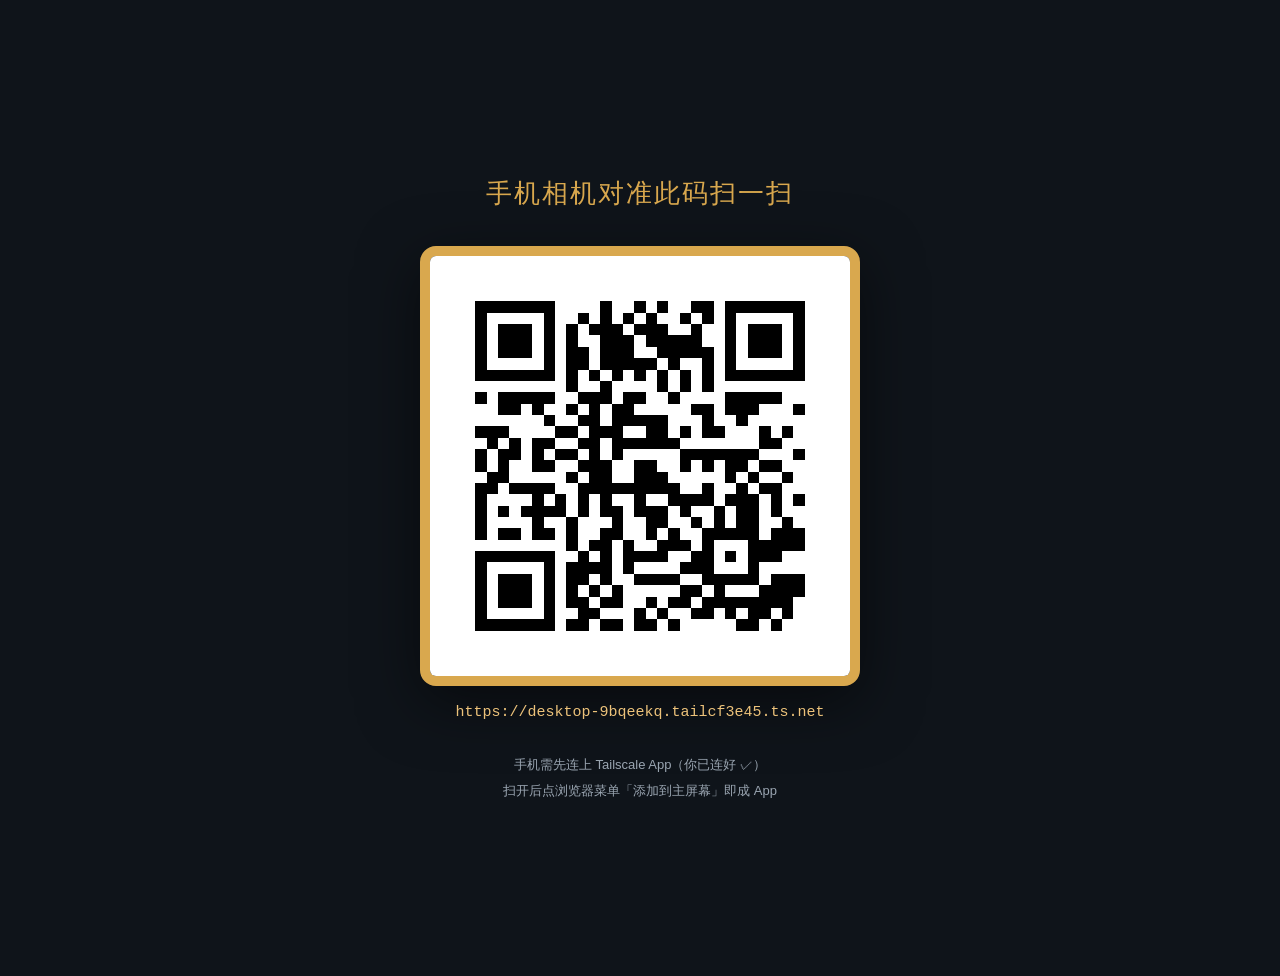
<file: handraw-skill/gallery/zmf-connect.html>
<!DOCTYPE html><html lang="zh-CN"><head><meta charset="utf-8"><meta name="viewport" content="width=device-width,initial-scale=1"><title>扫码连接 ZMF</title><style>
body{background:#0f141a;color:#ece7dd;font-family:Kaiti,"Microsoft YaHei",sans-serif;display:flex;min-height:100vh;align-items:center;justify-content:center;flex-direction:column;gap:18px;padding:30px}
img{width:min(60vh,420px);border:10px solid #d9a84e;border-radius:16px;background:#fff;box-shadow:0 16px 60px rgba(0,0,0,.5)}
h1{font-size:26px;letter-spacing:2px;color:#d9a84e;font-weight:400}
code{font-family:Consolas,monospace;color:#ecc27a;font-size:15px;word-break:break-all;text-align:center;max-width:92vw}
p{color:#9aa5b1;font-size:13px;text-align:center;line-height:2}
</style></head><body>
<h1>手机相机对准此码扫一扫</h1>
<img src="zmf-connect-qr.png" alt="QR">
<code>https://desktop-9bqeekq.tailcf3e45.ts.net</code>
<p>手机需先连上 Tailscale App（你已连好 ✓）<br>扫开后点浏览器菜单「添加到主屏幕」即成 App</p>
</body></html>
</file>
